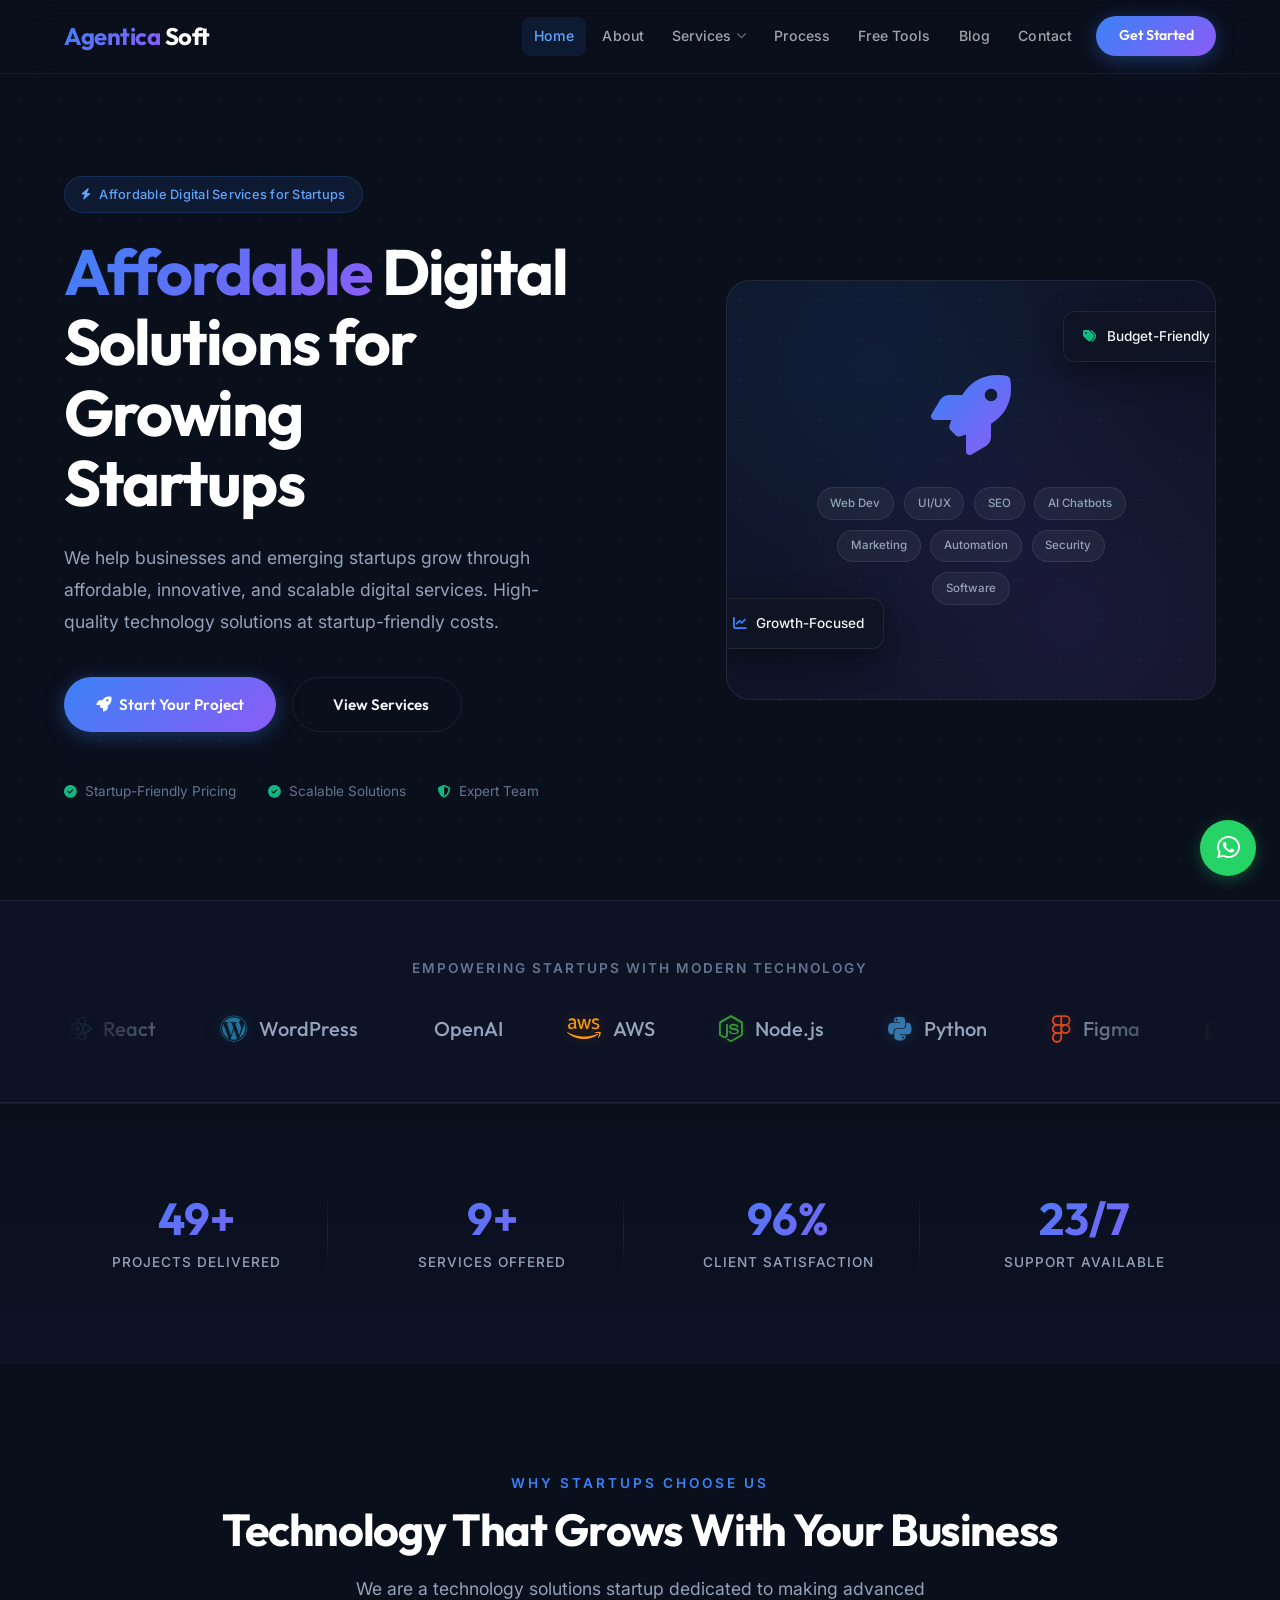
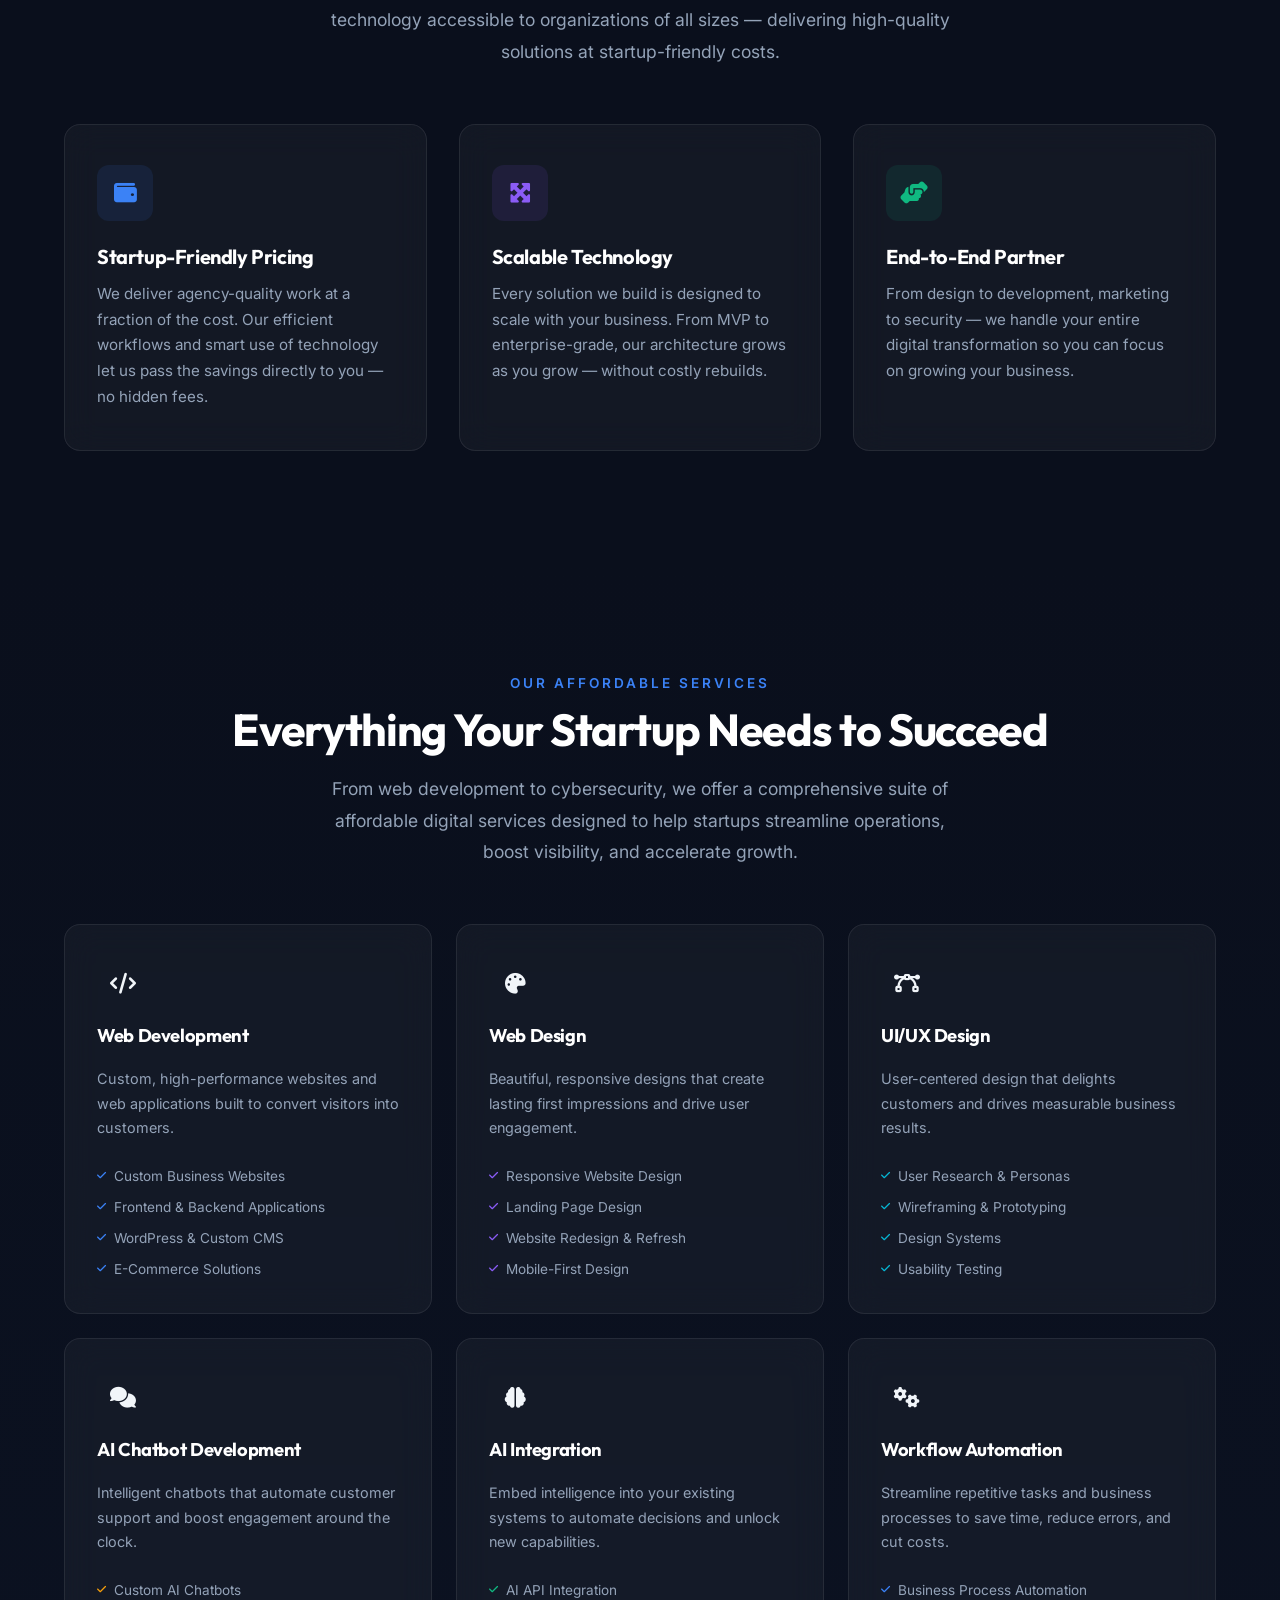
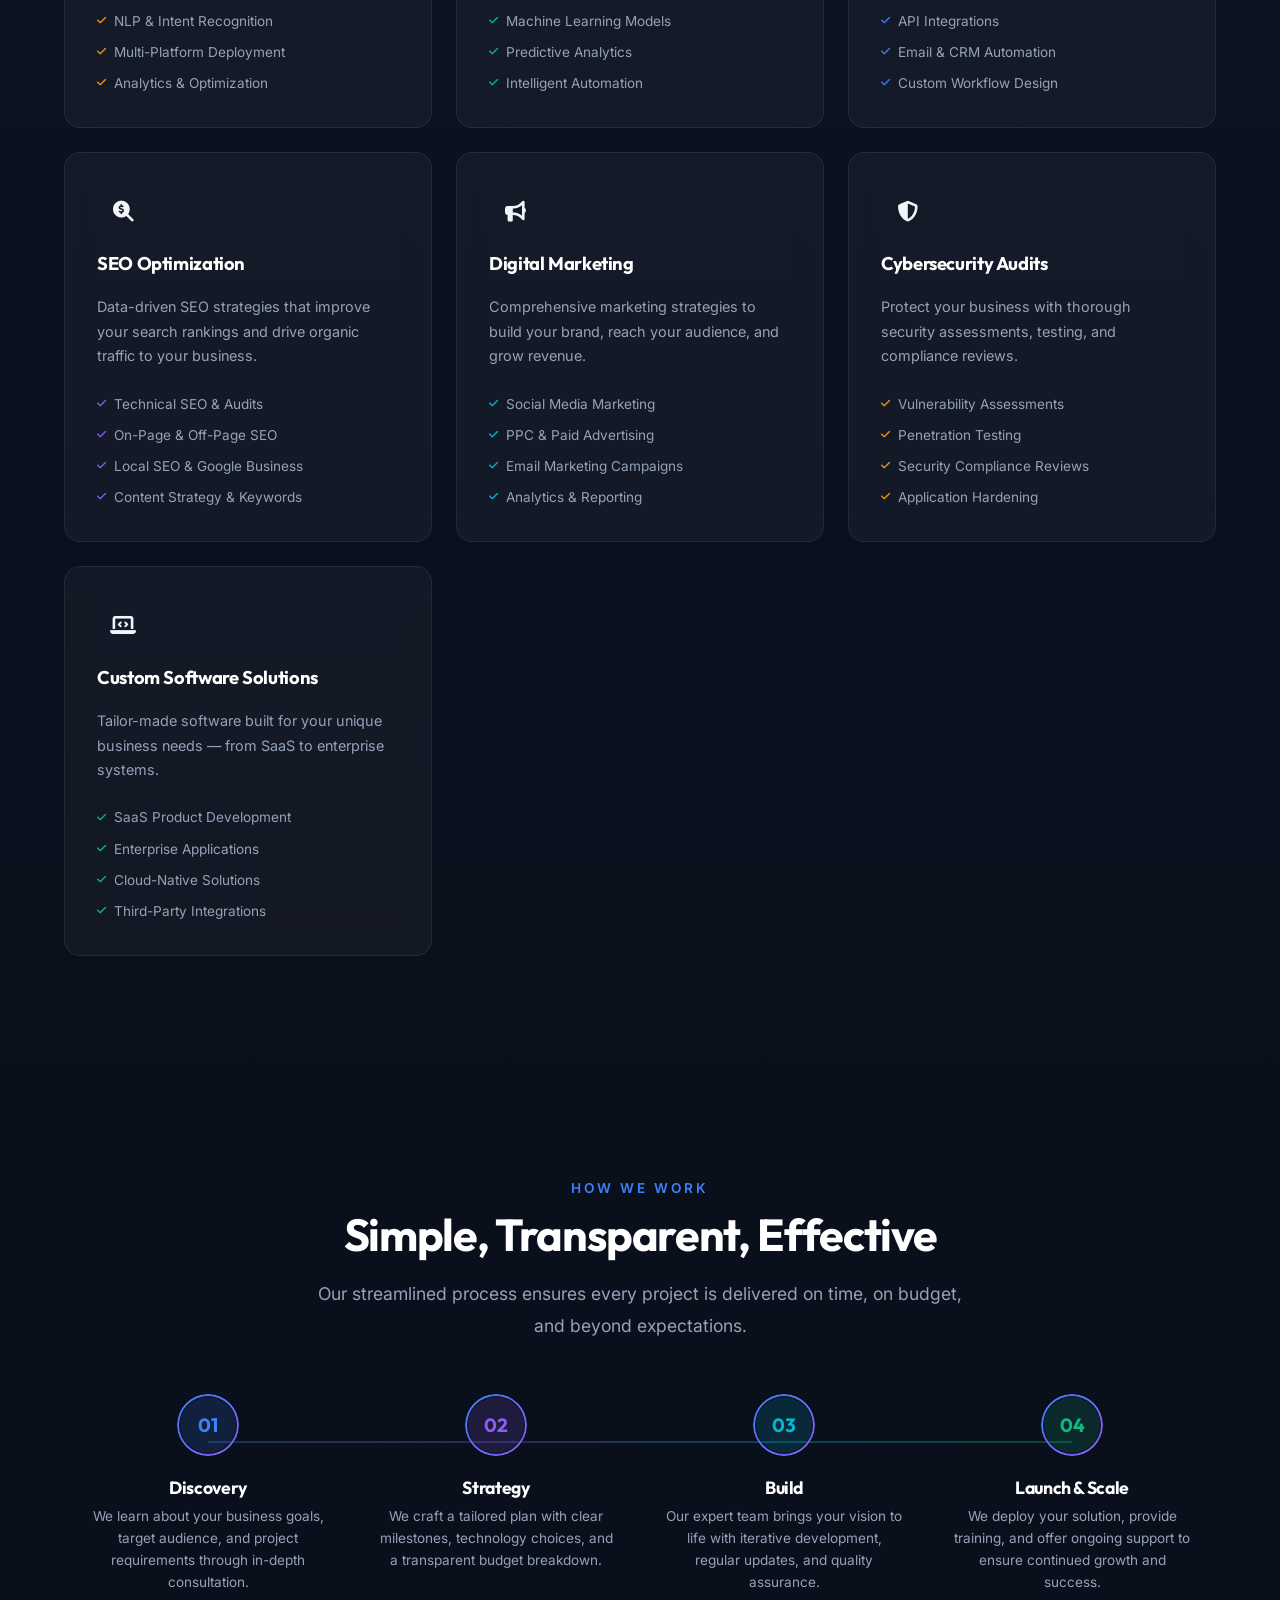
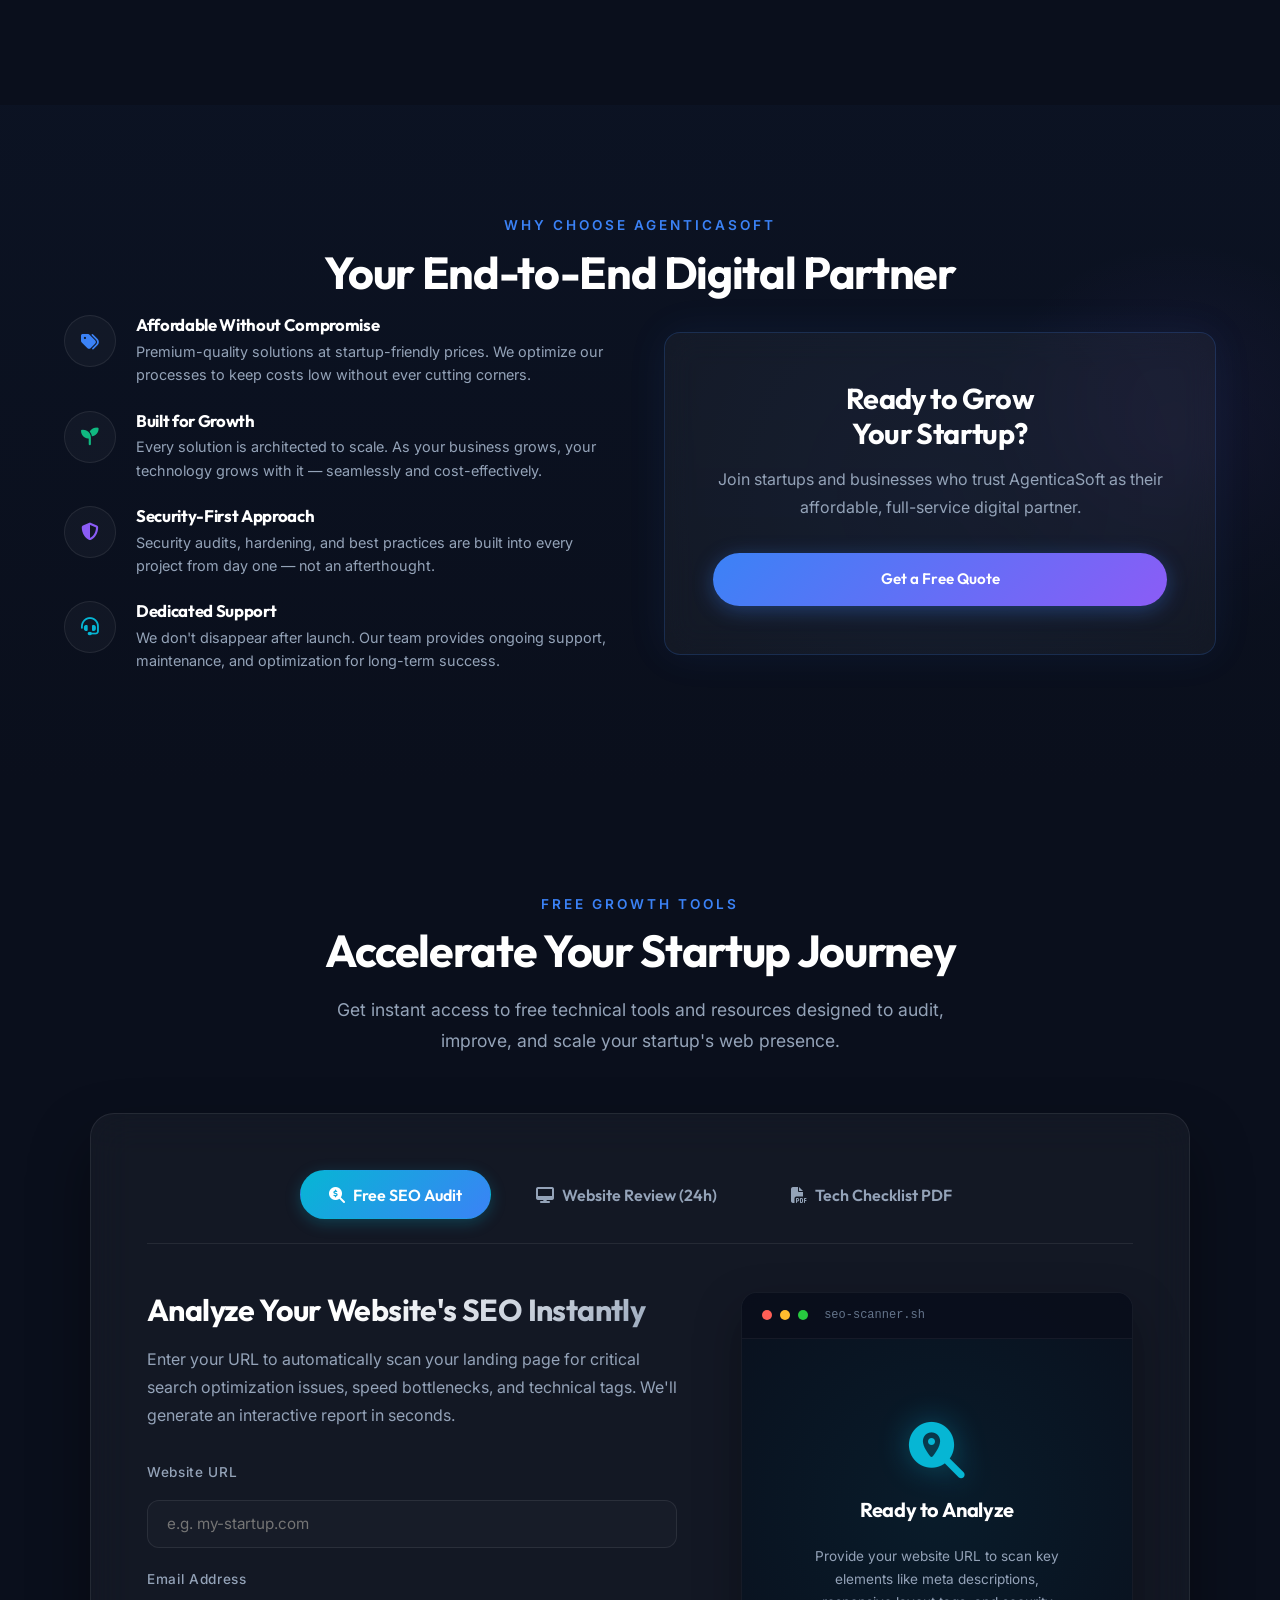
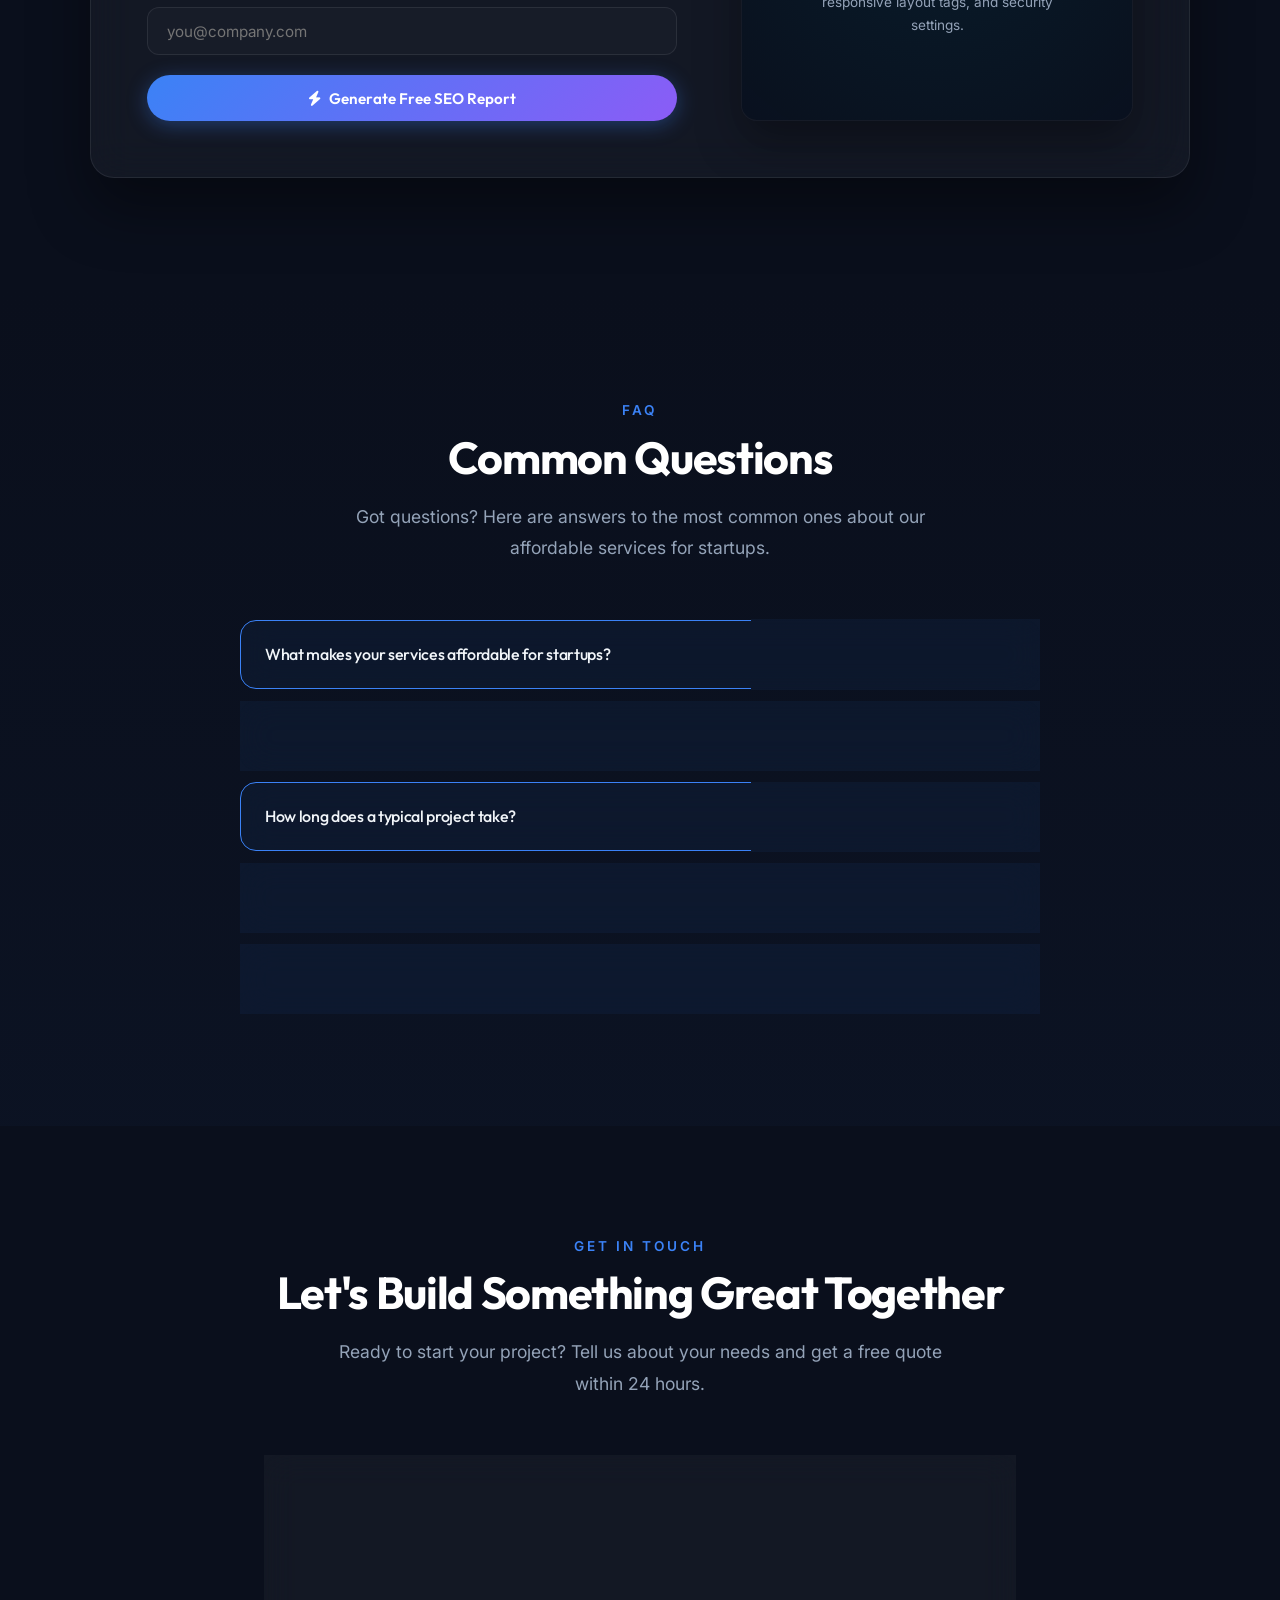
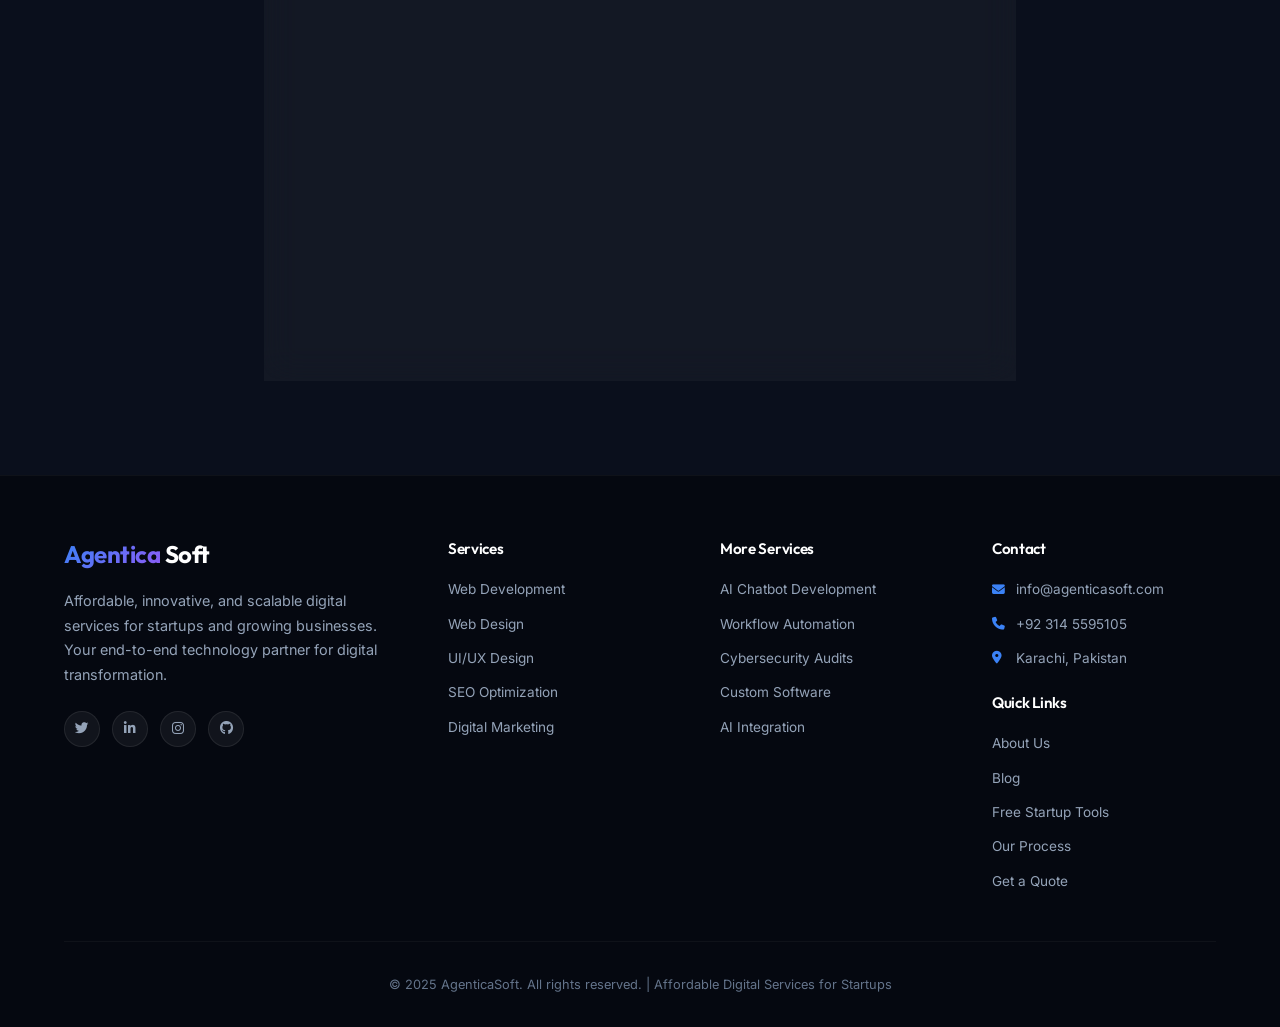
<file: index.html>
<!DOCTYPE html>
<html lang="en">

<head>
    <meta charset="UTF-8">
    <meta name="viewport" content="width=device-width, initial-scale=1.0">
    <title>AgenticaSoft — Affordable Web Development, SEO & Digital Services for Startups</title>
    <meta name="description"
        content="AgenticaSoft provides affordable web development, web design, SEO, digital marketing, AI chatbot development, cybersecurity audits, and custom software solutions for startups and growing businesses.">
    <meta name="keywords" content="affordable services for startups, affordable web development, cheap web design, startup SEO, digital marketing for startups, AI chatbot development, workflow automation, cybersecurity audit, custom software solutions, affordable digital services">
    <meta name="robots" content="index, follow">
    <link rel="canonical" href="https://agenticasoft.com/">

    <!-- Open Graph / Facebook -->
    <meta property="og:type" content="website">
    <meta property="og:url" content="https://agenticasoft.com/">
    <meta property="og:title" content="AgenticaSoft — Affordable Web Development, SEO & Digital Services for Startups">
    <meta property="og:description"
        content="AgenticaSoft provides affordable web development, web design, SEO, digital marketing, AI chatbot development, cybersecurity audits, and custom software solutions for startups and growing businesses.">
    <meta property="og:image" content="https://agenticasoft.com/assets/og-image.jpg">
    <meta property="og:site_name" content="AgenticaSoft">

    <!-- Twitter -->
    <meta property="twitter:card" content="summary_large_image">
    <meta property="twitter:url" content="https://agenticasoft.com/">
    <meta property="twitter:title" content="AgenticaSoft — Affordable Web Development, SEO & Digital Services for Startups">
    <meta property="twitter:description"
        content="AgenticaSoft provides affordable web development, web design, SEO, digital marketing, AI chatbot development, cybersecurity audits, and custom software solutions for startups and growing businesses.">
    <meta property="twitter:image" content="https://agenticasoft.com/assets/og-image.jpg">

    <!-- Favicon -->
    <link rel="apple-touch-icon" sizes="180x180" href="uploads/apple-touch-icon.png">
    <link rel="icon" type="image/png" sizes="32x32" href="uploads/favicon-32x32.png">
    <link rel="icon" href="uploads/favicon.ico" sizes="any">
    <link rel="manifest" href="site.webmanifest">

    <!-- Google Fonts -->
    <link rel="preconnect" href="https://fonts.googleapis.com">
    <link rel="preconnect" href="https://fonts.gstatic.com" crossorigin>
    <link
        href="https://fonts.googleapis.com/css2?family=Inter:wght@300;400;500;600;700&family=Outfit:wght@400;500;600;700&display=swap"
        rel="stylesheet">

    <!-- CSS -->
    <link rel="stylesheet" href="css/style.css">

    <!-- Font Awesome -->
    <link rel="stylesheet" href="https://cdnjs.cloudflare.com/ajax/libs/font-awesome/6.5.0/css/all.min.css">

    <!-- Structured Data — Organization -->
    <script type="application/ld+json">
{
  "@context": "https://schema.org",
  "@type": "Organization",
  "name": "AgenticaSoft",
  "url": "https://agenticasoft.com/",
  "logo": "https://agenticasoft.com/logo.png",
  "description": "AgenticaSoft is a technology solutions startup providing affordable web development, web design, SEO, digital marketing, AI chatbot development, workflow automation, cybersecurity audits, and custom software solutions for startups and businesses.",
  "slogan": "Affordable Digital Solutions for Growing Startups",
  "sameAs": [
    "https://www.facebook.com/AgenticaSoft",
    "https://www.linkedin.com/company/agenticasoft",
    "https://twitter.com/AgenticaSoft"
  ],
  "contactPoint": [
    {
      "@type": "ContactPoint",
      "telephone": "+92 3145595105",
      "contactType": "customer support",
      "areaServed": "Global",
      "availableLanguage": ["English"]
    }
  ],
  "founder": {
    "@type": "Person",
    "name": "Ali Zuhoor"
  },
  "address": {
    "@type": "PostalAddress",
    "streetAddress": "Korangi Crossing",
    "addressLocality": "Karachi",
    "addressRegion": "Sindh",
    "addressCountry": "PK"
  },
  "hasOfferCatalog": {
    "@type": "OfferCatalog",
    "name": "Affordable Digital Services for Startups",
    "itemListElement": [
      {
        "@type": "Offer",
        "itemOffered": {
          "@type": "Service",
          "name": "Affordable Web Development for Startups",
          "description": "Custom business websites, frontend and backend web applications, and CMS development at startup-friendly prices."
        }
      },
      {
        "@type": "Offer",
        "itemOffered": {
          "@type": "Service",
          "name": "Web Design Services",
          "description": "Professional responsive web design, landing pages, and website redesigns for businesses and startups."
        }
      },
      {
        "@type": "Offer",
        "itemOffered": {
          "@type": "Service",
          "name": "UI/UX Design",
          "description": "User experience research, wireframing, prototyping, and design systems for web and mobile applications."
        }
      },
      {
        "@type": "Offer",
        "itemOffered": {
          "@type": "Service",
          "name": "AI Chatbot Development",
          "description": "Custom AI chatbot solutions for websites and platforms to enhance customer engagement and automate support."
        }
      },
      {
        "@type": "Offer",
        "itemOffered": {
          "@type": "Service",
          "name": "AI Integration Services",
          "description": "Integration of AI APIs, machine learning models, and intelligent automation into existing business workflows."
        }
      },
      {
        "@type": "Offer",
        "itemOffered": {
          "@type": "Service",
          "name": "Workflow Automation",
          "description": "Business process automation, API integrations, and robotic process automation to streamline operations and reduce costs."
        }
      },
      {
        "@type": "Offer",
        "itemOffered": {
          "@type": "Service",
          "name": "Affordable SEO Services for Startups",
          "description": "Technical SEO, on-page optimization, local SEO, and content strategy to improve online visibility for startups."
        }
      },
      {
        "@type": "Offer",
        "itemOffered": {
          "@type": "Service",
          "name": "Digital Marketing",
          "description": "Social media marketing, PPC advertising, email marketing, and analytics for startup growth."
        }
      },
      {
        "@type": "Offer",
        "itemOffered": {
          "@type": "Service",
          "name": "Cybersecurity Audits",
          "description": "Vulnerability assessments, penetration testing, security compliance reviews, and hardening for web applications."
        }
      },
      {
        "@type": "Offer",
        "itemOffered": {
          "@type": "Service",
          "name": "Custom Software Solutions",
          "description": "SaaS development, enterprise applications, cloud-native solutions, and custom software for unique business needs."
        }
      }
    ]
  }
}
</script>

    <!-- Clarity Analytics -->
    <script type="text/javascript">
        (function(c,l,a,r,i,t,y){
            c[a]=c[a]||function(){(c[a].q=c[a].q||[]).push(arguments)};
            t=l.createElement(r);t.async=1;t.src="https://www.clarity.ms/tag/"+i;
            y=l.getElementsByTagName(r)[0];y.parentNode.insertBefore(t,y);
        })(window, document, "clarity", "script", "vays2qxbi3");
    </script>
</head>

<body>

    <nav class="navbar" id="navbar">
        <div class="container nav-container">
            <a href="#home" class="logo">
                <span class="text-gradient">Agentica</span> Soft
            </a>

            <ul class="nav-links" id="nav-links">
                <li><a href="#home" class="nav-link">Home</a></li>
                <li><a href="#about" class="nav-link">About</a></li>
                <li class="nav-item-dropdown">
                    <a href="#services" class="nav-link dropdown-trigger">Services <i class="fas fa-chevron-down dropdown-arrow"></i></a>
                    <ul class="dropdown-menu">
                        <li><a href="services/web-development-for-startups.html"><i class="fas fa-laptop-code"></i> Web Development</a></li>
                        <li><a href="services/web-design-for-startups.html"><i class="fas fa-palette"></i> Web Design</a></li>
                        <li><a href="services/ui-ux-design.html"><i class="fas fa-pen-ruler"></i> UI/UX Design</a></li>
                        <li><a href="services/seo-for-startups.html"><i class="fas fa-chart-line"></i> SEO Optimization</a></li>
                        <li><a href="services/digital-marketing-for-startups.html"><i class="fas fa-bullhorn"></i> Digital Marketing</a></li>
                        <li><a href="services/ai-chatbot-development.html"><i class="fas fa-robot"></i> AI Chatbots</a></li>
                        <li><a href="services/workflow-automation.html"><i class="fas fa-gears"></i> Workflow Automation</a></li>
                        <li><a href="services/cybersecurity-audit.html"><i class="fas fa-shield-halved"></i> Cybersecurity Audits</a></li>
                        <li><a href="services/custom-software-development.html"><i class="fas fa-code"></i> Custom Software</a></li>
                        <li><a href="services/ai-integration-services.html"><i class="fas fa-microchip"></i> AI Integration</a></li>
                    </ul>
                </li>
                <li><a href="#process" class="nav-link">Process</a></li>
                <li><a href="#lead-magnet" class="nav-link">Free Tools</a></li>
                <li><a href="blog.html" class="nav-link">Blog</a></li>
                <li><a href="#contact" class="nav-link">Contact</a></li>
                <li><a href="#contact" class="btn btn-primary nav-cta">Get Started</a></li>
            </ul>

            <div class="menu-toggle">
                <svg width="24" height="24" viewBox="0 0 24 24" fill="none" xmlns="http://www.w3.org/2000/svg">
                    <path d="M3 12H21" stroke="white" stroke-width="2" stroke-linecap="round" stroke-linejoin="round"/>
                    <path d="M3 6H21" stroke="white" stroke-width="2" stroke-linecap="round" stroke-linejoin="round"/>
                    <path d="M3 18H21" stroke="white" stroke-width="2" stroke-linecap="round" stroke-linejoin="round"/>
                </svg>
            </div>
        </div>
    </nav>

<!-- Hero Section -->
<section id="home" class="hero-section">
    <!-- Background Glow Effects -->
    <div class="glow-effect" style="top: -80px; left: -80px; width: 600px; height: 600px; opacity: 0.5;"></div>
    <div class="glow-effect"
        style="bottom: -50px; right: -50px; width: 500px; height: 500px; background: radial-gradient(circle, rgba(139, 92, 246, 0.15) 0%, transparent 70%);">
    </div>

    <div class="container hero-container">
        <div class="reveal active">
            <div class="hero-badge">
                <i class="fas fa-bolt"></i> Affordable Digital Services for Startups
            </div>

            <h1 class="hero-title">
                <span class="text-gradient">Affordable</span> Digital<br>
                Solutions for Growing<br>
                Startups
            </h1>

            <p class="hero-desc">
                We help businesses and emerging startups grow through affordable, innovative, and scalable digital services. High-quality technology solutions at startup-friendly costs.
            </p>

            <div class="hero-actions">
                <a href="#contact" class="btn btn-primary">
                    <i class="fas fa-rocket"></i> Start Your Project
                </a>
                <a href="#services" class="btn btn-outline">
                    <i class="fas fa-grid"></i> View Services
                </a>
            </div>

            <div class="hero-trust-badges">
                <div><i class="fas fa-check-circle"></i> Startup-Friendly Pricing</div>
                <div><i class="fas fa-check-circle"></i> Scalable Solutions</div>
                <div><i class="fas fa-shield-alt"></i> Expert Team</div>
            </div>
        </div>

        <div class="hero-visual reveal active">
            <div class="hero-visual-card">
                <i class="fas fa-rocket hero-icon-main"></i>

                <div class="hero-services-orbit">
                    <span class="orbit-tag">Web Dev</span>
                    <span class="orbit-tag">UI/UX</span>
                    <span class="orbit-tag">SEO</span>
                    <span class="orbit-tag">AI Chatbots</span>
                    <span class="orbit-tag">Marketing</span>
                    <span class="orbit-tag">Automation</span>
                    <span class="orbit-tag">Security</span>
                    <span class="orbit-tag">Software</span>
                </div>

                <!-- Floating Metric Cards -->
                <div class="hero-float-card top">
                    <i class="fas fa-tags" style="color: var(--success-color);"></i> Budget-Friendly
                </div>
                <div class="hero-float-card bottom">
                    <i class="fas fa-chart-line" style="color: var(--primary-color);"></i> Growth-Focused
                </div>
            </div>
        </div>
    </div>
</section>

<!-- Tech Stack Logos (Social Proof) -->
<section class="tech-marquee-section">
    <div class="container">
        <p class="tech-marquee-title">Empowering Startups with Modern Technology</p>
        <div class="tech-marquee">
            <div class="tech-marquee-track">
                <div class="tech-marquee-item"><i class="fa-brands fa-react text-react"></i> <span>React</span></div>
                <div class="tech-marquee-item"><i class="fa-brands fa-wordpress text-wordpress"></i> <span>WordPress</span></div>
                <div class="tech-marquee-item"><i class="fa-brands fa-openai text-openai"></i> <span>OpenAI</span></div>
                <div class="tech-marquee-item"><i class="fa-brands fa-aws text-aws"></i> <span>AWS</span></div>
                <div class="tech-marquee-item"><i class="fa-brands fa-node-js text-node"></i> <span>Node.js</span></div>
                <div class="tech-marquee-item"><i class="fa-brands fa-python text-python"></i> <span>Python</span></div>
                <div class="tech-marquee-item"><i class="fa-brands fa-figma text-figma"></i> <span>Figma</span></div>
                <div class="tech-marquee-item"><i class="fa-brands fa-shopify text-shopify"></i> <span>Shopify</span></div>
                <div class="tech-marquee-item"><i class="fa-brands fa-php text-php"></i> <span>PHP</span></div>
                <!-- Duplicate for infinite marquee effect -->
                <div class="tech-marquee-item"><i class="fa-brands fa-react text-react"></i> <span>React</span></div>
                <div class="tech-marquee-item"><i class="fa-brands fa-wordpress text-wordpress"></i> <span>WordPress</span></div>
                <div class="tech-marquee-item"><i class="fa-brands fa-openai text-openai"></i> <span>OpenAI</span></div>
                <div class="tech-marquee-item"><i class="fa-brands fa-aws text-aws"></i> <span>AWS</span></div>
                <div class="tech-marquee-item"><i class="fa-brands fa-node-js text-node"></i> <span>Node.js</span></div>
                <div class="tech-marquee-item"><i class="fa-brands fa-python text-python"></i> <span>Python</span></div>
                <div class="tech-marquee-item"><i class="fa-brands fa-figma text-figma"></i> <span>Figma</span></div>
                <div class="tech-marquee-item"><i class="fa-brands fa-shopify text-shopify"></i> <span>Shopify</span></div>
                <div class="tech-marquee-item"><i class="fa-brands fa-php text-php"></i> <span>PHP</span></div>
            </div>
        </div>
    </div>
</section>

<!-- Stats Section -->
<section class="stats-section">
    <div class="container">
        <div class="stats-grid">
            <div class="stat-item reveal">
                <div class="stat-number" data-target="50" data-suffix="+">0+</div>
                <div class="stat-label">Projects Delivered</div>
            </div>
            <div class="stat-item reveal" style="transition-delay: 0.1s;">
                <div class="stat-number" data-target="10" data-suffix="+">0+</div>
                <div class="stat-label">Services Offered</div>
            </div>
            <div class="stat-item reveal" style="transition-delay: 0.2s;">
                <div class="stat-number" data-target="98" data-suffix="%">0%</div>
                <div class="stat-label">Client Satisfaction</div>
            </div>
            <div class="stat-item reveal" style="transition-delay: 0.3s;">
                <div class="stat-number" data-target="24" data-suffix="/7">0/7</div>
                <div class="stat-label">Support Available</div>
            </div>
        </div>
    </div>
</section>

<!-- About / Why Startups Choose Us -->
<section id="about" class="about-section">
    <div class="container">
        <h2 class="section-title">
            <span>Why Startups Choose Us</span>
            Technology That Grows With Your Business
        </h2>
        <p class="section-subtitle">
            We are a technology solutions startup dedicated to making advanced technology accessible to organizations of all sizes — delivering high-quality solutions at startup-friendly costs.
        </p>

        <div class="about-grid">
            <div class="glass-card about-card reveal">
                <div class="about-icon-wrap blue">
                    <i class="fas fa-wallet"></i>
                </div>
                <h3>Startup-Friendly Pricing</h3>
                <p>
                    We deliver agency-quality work at a fraction of the cost. Our efficient workflows and smart use of technology let us pass the savings directly to you — no hidden fees.
                </p>
            </div>

            <div class="glass-card about-card reveal" style="transition-delay: 0.1s;">
                <div class="about-icon-wrap purple">
                    <i class="fas fa-expand-arrows-alt"></i>
                </div>
                <h3>Scalable Technology</h3>
                <p>
                    Every solution we build is designed to scale with your business. From MVP to enterprise-grade, our architecture grows as you grow — without costly rebuilds.
                </p>
            </div>

            <div class="glass-card about-card reveal" style="transition-delay: 0.2s;">
                <div class="about-icon-wrap green">
                    <i class="fas fa-hands-helping"></i>
                </div>
                <h3>End-to-End Partner</h3>
                <p>
                    From design to development, marketing to security — we handle your entire digital transformation so you can focus on growing your business.
                </p>
            </div>
        </div>
    </div>
</section>

<!-- Services Section -->
<section id="services" class="services-section">
    <div class="container">
        <h2 class="section-title">
            <span>Our Affordable Services</span>
            Everything Your Startup Needs to Succeed
        </h2>
        <p class="section-subtitle">
            From web development to cybersecurity, we offer a comprehensive suite of affordable digital services designed to help startups streamline operations, boost visibility, and accelerate growth.
        </p>

        <div class="services-grid">
            <!-- Service 1: Web Development -->
            <div class="glass-card service-card reveal">
                <div class="service-icon blue">
                    <i class="fas fa-code"></i>
                </div>
                <h3>Web Development</h3>
                <p>Custom, high-performance websites and web applications built to convert visitors into customers.</p>
                <ul class="service-features">
                    <li><i class="fas fa-check" style="color: var(--primary-color);"></i> Custom Business Websites</li>
                    <li><i class="fas fa-check" style="color: var(--primary-color);"></i> Frontend & Backend Applications</li>
                    <li><i class="fas fa-check" style="color: var(--primary-color);"></i> WordPress & Custom CMS</li>
                    <li><i class="fas fa-check" style="color: var(--primary-color);"></i> E-Commerce Solutions</li>
                </ul>
            </div>

            <!-- Service 2: Web Design -->
            <div class="glass-card service-card reveal" style="transition-delay: 0.05s;">
                <div class="service-icon purple">
                    <i class="fas fa-palette"></i>
                </div>
                <h3>Web Design</h3>
                <p>Beautiful, responsive designs that create lasting first impressions and drive user engagement.</p>
                <ul class="service-features">
                    <li><i class="fas fa-check" style="color: var(--secondary-color);"></i> Responsive Website Design</li>
                    <li><i class="fas fa-check" style="color: var(--secondary-color);"></i> Landing Page Design</li>
                    <li><i class="fas fa-check" style="color: var(--secondary-color);"></i> Website Redesign & Refresh</li>
                    <li><i class="fas fa-check" style="color: var(--secondary-color);"></i> Mobile-First Design</li>
                </ul>
            </div>

            <!-- Service 3: UI/UX Design -->
            <div class="glass-card service-card reveal" style="transition-delay: 0.1s;">
                <div class="service-icon cyan">
                    <i class="fas fa-bezier-curve"></i>
                </div>
                <h3>UI/UX Design</h3>
                <p>User-centered design that delights customers and drives measurable business results.</p>
                <ul class="service-features">
                    <li><i class="fas fa-check" style="color: var(--accent-color);"></i> User Research & Personas</li>
                    <li><i class="fas fa-check" style="color: var(--accent-color);"></i> Wireframing & Prototyping</li>
                    <li><i class="fas fa-check" style="color: var(--accent-color);"></i> Design Systems</li>
                    <li><i class="fas fa-check" style="color: var(--accent-color);"></i> Usability Testing</li>
                </ul>
            </div>

            <!-- Service 4: AI Chatbot Development -->
            <div class="glass-card service-card reveal" style="transition-delay: 0.15s;">
                <div class="service-icon amber">
                    <i class="fas fa-comments"></i>
                </div>
                <h3>AI Chatbot Development</h3>
                <p>Intelligent chatbots that automate customer support and boost engagement around the clock.</p>
                <ul class="service-features">
                    <li><i class="fas fa-check" style="color: var(--accent-warm);"></i> Custom AI Chatbots</li>
                    <li><i class="fas fa-check" style="color: var(--accent-warm);"></i> NLP & Intent Recognition</li>
                    <li><i class="fas fa-check" style="color: var(--accent-warm);"></i> Multi-Platform Deployment</li>
                    <li><i class="fas fa-check" style="color: var(--accent-warm);"></i> Analytics & Optimization</li>
                </ul>
            </div>

            <!-- Service 5: AI Integration -->
            <div class="glass-card service-card reveal" style="transition-delay: 0.2s;">
                <div class="service-icon green">
                    <i class="fas fa-brain"></i>
                </div>
                <h3>AI Integration</h3>
                <p>Embed intelligence into your existing systems to automate decisions and unlock new capabilities.</p>
                <ul class="service-features">
                    <li><i class="fas fa-check" style="color: var(--success-color);"></i> AI API Integration</li>
                    <li><i class="fas fa-check" style="color: var(--success-color);"></i> Machine Learning Models</li>
                    <li><i class="fas fa-check" style="color: var(--success-color);"></i> Predictive Analytics</li>
                    <li><i class="fas fa-check" style="color: var(--success-color);"></i> Intelligent Automation</li>
                </ul>
            </div>

            <!-- Service 6: Workflow Automation -->
            <div class="glass-card service-card reveal" style="transition-delay: 0.25s;">
                <div class="service-icon blue">
                    <i class="fas fa-cogs"></i>
                </div>
                <h3>Workflow Automation</h3>
                <p>Streamline repetitive tasks and business processes to save time, reduce errors, and cut costs.</p>
                <ul class="service-features">
                    <li><i class="fas fa-check" style="color: var(--primary-color);"></i> Business Process Automation</li>
                    <li><i class="fas fa-check" style="color: var(--primary-color);"></i> API Integrations</li>
                    <li><i class="fas fa-check" style="color: var(--primary-color);"></i> Email & CRM Automation</li>
                    <li><i class="fas fa-check" style="color: var(--primary-color);"></i> Custom Workflow Design</li>
                </ul>
            </div>

            <!-- Service 7: SEO Optimization -->
            <div class="glass-card service-card reveal" style="transition-delay: 0.3s;">
                <div class="service-icon purple">
                    <i class="fas fa-search-dollar"></i>
                </div>
                <h3>SEO Optimization</h3>
                <p>Data-driven SEO strategies that improve your search rankings and drive organic traffic to your business.</p>
                <ul class="service-features">
                    <li><i class="fas fa-check" style="color: var(--secondary-color);"></i> Technical SEO & Audits</li>
                    <li><i class="fas fa-check" style="color: var(--secondary-color);"></i> On-Page & Off-Page SEO</li>
                    <li><i class="fas fa-check" style="color: var(--secondary-color);"></i> Local SEO & Google Business</li>
                    <li><i class="fas fa-check" style="color: var(--secondary-color);"></i> Content Strategy & Keywords</li>
                </ul>
            </div>

            <!-- Service 8: Digital Marketing -->
            <div class="glass-card service-card reveal" style="transition-delay: 0.35s;">
                <div class="service-icon cyan">
                    <i class="fas fa-bullhorn"></i>
                </div>
                <h3>Digital Marketing</h3>
                <p>Comprehensive marketing strategies to build your brand, reach your audience, and grow revenue.</p>
                <ul class="service-features">
                    <li><i class="fas fa-check" style="color: var(--accent-color);"></i> Social Media Marketing</li>
                    <li><i class="fas fa-check" style="color: var(--accent-color);"></i> PPC & Paid Advertising</li>
                    <li><i class="fas fa-check" style="color: var(--accent-color);"></i> Email Marketing Campaigns</li>
                    <li><i class="fas fa-check" style="color: var(--accent-color);"></i> Analytics & Reporting</li>
                </ul>
            </div>

            <!-- Service 9: Cybersecurity Audits -->
            <div class="glass-card service-card reveal" style="transition-delay: 0.4s;">
                <div class="service-icon amber">
                    <i class="fas fa-shield-alt"></i>
                </div>
                <h3>Cybersecurity Audits</h3>
                <p>Protect your business with thorough security assessments, testing, and compliance reviews.</p>
                <ul class="service-features">
                    <li><i class="fas fa-check" style="color: var(--accent-warm);"></i> Vulnerability Assessments</li>
                    <li><i class="fas fa-check" style="color: var(--accent-warm);"></i> Penetration Testing</li>
                    <li><i class="fas fa-check" style="color: var(--accent-warm);"></i> Security Compliance Reviews</li>
                    <li><i class="fas fa-check" style="color: var(--accent-warm);"></i> Application Hardening</li>
                </ul>
            </div>

            <!-- Service 10: Custom Software Solutions -->
            <div class="glass-card service-card reveal" style="transition-delay: 0.45s;">
                <div class="service-icon green">
                    <i class="fas fa-laptop-code"></i>
                </div>
                <h3>Custom Software Solutions</h3>
                <p>Tailor-made software built for your unique business needs — from SaaS to enterprise systems.</p>
                <ul class="service-features">
                    <li><i class="fas fa-check" style="color: var(--success-color);"></i> SaaS Product Development</li>
                    <li><i class="fas fa-check" style="color: var(--success-color);"></i> Enterprise Applications</li>
                    <li><i class="fas fa-check" style="color: var(--success-color);"></i> Cloud-Native Solutions</li>
                    <li><i class="fas fa-check" style="color: var(--success-color);"></i> Third-Party Integrations</li>
                </ul>
            </div>
        </div>
    </div>
</section>

<!-- Process Section -->
<section id="process" class="process-section">
    <div class="container">
        <h2 class="section-title">
            <span>How We Work</span>
            Simple, Transparent, Effective
        </h2>
        <p class="section-subtitle">
            Our streamlined process ensures every project is delivered on time, on budget, and beyond expectations.
        </p>

        <div class="process-grid">
            <div class="process-step reveal">
                <div class="process-number step-1">01</div>
                <h4>Discovery</h4>
                <p>We learn about your business goals, target audience, and project requirements through in-depth consultation.</p>
            </div>

            <div class="process-step reveal" style="transition-delay: 0.1s;">
                <div class="process-number step-2">02</div>
                <h4>Strategy</h4>
                <p>We craft a tailored plan with clear milestones, technology choices, and a transparent budget breakdown.</p>
            </div>

            <div class="process-step reveal" style="transition-delay: 0.2s;">
                <div class="process-number step-3">03</div>
                <h4>Build</h4>
                <p>Our expert team brings your vision to life with iterative development, regular updates, and quality assurance.</p>
            </div>

            <div class="process-step reveal" style="transition-delay: 0.3s;">
                <div class="process-number step-4">04</div>
                <h4>Launch & Scale</h4>
                <p>We deploy your solution, provide training, and offer ongoing support to ensure continued growth and success.</p>
            </div>
        </div>
    </div>
</section>

<!-- Why Choose Us -->
<section class="why-choose-us-section">
    <div class="glow-effect"
        style="right: -100px; top: 20%; background: radial-gradient(circle, rgba(139,92,246,0.12) 0%, transparent 70%);">
    </div>
    <div class="container">
        <h2 class="section-title">
            <span>Why Choose AgenticaSoft</span>
            Your End-to-End Digital Partner
        </h2>

        <div class="features-grid">
            <div class="features-list reveal">
                <div class="feature-row">
                    <div class="feature-icon"><i class="fas fa-tags"
                            style="color: var(--primary-color); font-size: 1.1rem;"></i></div>
                    <div>
                        <h4>Affordable Without Compromise</h4>
                        <p>Premium-quality solutions at startup-friendly prices. We optimize our processes to keep costs low without ever cutting corners.</p>
                    </div>
                </div>

                <div class="feature-row">
                    <div class="feature-icon"><i class="fas fa-seedling"
                            style="color: var(--success-color); font-size: 1.1rem;"></i></div>
                    <div>
                        <h4>Built for Growth</h4>
                        <p>Every solution is architected to scale. As your business grows, your technology grows with it — seamlessly and cost-effectively.</p>
                    </div>
                </div>

                <div class="feature-row">
                    <div class="feature-icon"><i class="fas fa-shield-alt"
                            style="color: var(--secondary-color); font-size: 1.1rem;"></i></div>
                    <div>
                        <h4>Security-First Approach</h4>
                        <p>Security audits, hardening, and best practices are built into every project from day one — not an afterthought.</p>
                    </div>
                </div>

                <div class="feature-row">
                    <div class="feature-icon"><i class="fas fa-headset"
                            style="color: var(--accent-color); font-size: 1.1rem;"></i></div>
                    <div>
                        <h4>Dedicated Support</h4>
                        <p>We don't disappear after launch. Our team provides ongoing support, maintenance, and optimization for long-term success.</p>
                    </div>
                </div>
            </div>

            <div class="glass-card cta-card reveal">
                <h3>Ready to Grow<br>Your Startup?</h3>
                <p>
                    Join startups and businesses who trust AgenticaSoft as their affordable, full-service digital partner.
                </p>
                <a href="#contact" class="btn btn-primary" style="width: 100%;">Get a Free Quote</a>
            </div>
        </div>
    </div>
</section>

<!-- Lead Magnet Section -->
<section id="lead-magnet" class="lead-magnet-section">
    <div class="glow-effect" style="top: 20%; left: -100px; opacity: 0.4;"></div>
    <div class="glow-effect" style="bottom: 10%; right: -100px; background: radial-gradient(circle, rgba(6,182,212,0.1) 0%, transparent 70%);"></div>
    <div class="container">
        <h2 class="section-title">
            <span>Free Growth Tools</span>
            Accelerate Your Startup Journey
        </h2>
        <p class="section-subtitle">
            Get instant access to free technical tools and resources designed to audit, improve, and scale your startup's web presence.
        </p>

        <div class="lead-magnet-container reveal">
            <!-- Tabs Navigation -->
            <div class="lead-tabs">
                <button class="lead-tab-btn active" data-tab="seo-tab">
                    <i class="fas fa-search-dollar"></i> Free SEO Audit
                </button>
                <button class="lead-tab-btn" data-tab="review-tab">
                    <i class="fas fa-desktop"></i> Website Review (24h)
                </button>
                <button class="lead-tab-btn" data-tab="checklist-tab">
                    <i class="fas fa-file-pdf"></i> Tech Checklist PDF
                </button>
            </div>

            <!-- Tab Content Cards -->
            <div class="lead-tab-content active" id="seo-tab">
                <div class="lead-grid">
                    <div class="lead-form-side">
                        <h3>Analyze Your Website's SEO Instantly</h3>
                        <p class="lead-desc">
                            Enter your URL to automatically scan your landing page for critical search optimization issues, speed bottlenecks, and technical tags. We'll generate an interactive report in seconds.
                        </p>
                        <form id="seo-audit-form" class="lead-form">
                            <div class="form-group">
                                <label for="seo-url">Website URL</label>
                                <input type="text" id="seo-url" name="url" required class="form-control" placeholder="e.g. my-startup.com">
                            </div>
                            <div class="form-group">
                                <label for="seo-email">Email Address</label>
                                <input type="email" id="seo-email" name="email" required class="form-control" placeholder="you@company.com">
                            </div>
                            <button type="submit" class="btn btn-primary" style="width: 100%;">
                                <i class="fas fa-bolt"></i> Generate Free SEO Report
                            </button>
                        </form>
                    </div>

                    <div class="lead-visual-side">
                        <!-- Default placeholder look -->
                        <div class="seo-interactive-card" id="seo-interactive-card">
                            <div class="seo-card-glow"></div>
                            <div class="terminal-header">
                                <span class="dot red"></span>
                                <span class="dot yellow"></span>
                                <span class="dot green"></span>
                                <span class="terminal-title">seo-scanner.sh</span>
                            </div>
                            
                            <!-- Static view before scanning -->
                            <div class="seo-ready-state" id="seo-ready-state">
                                <i class="fas fa-search-location scanner-radar-icon"></i>
                                <h4>Ready to Analyze</h4>
                                <p>Provide your website URL to scan key elements like meta descriptions, responsive layout tags, and security settings.</p>
                            </div>

                            <!-- Terminal console view during scanning -->
                            <div class="seo-terminal-console" id="seo-terminal-console" style="display: none;">
                                <div class="console-log">Initializing audit engine...</div>
                            </div>

                            <!-- Results Dashboard (shown after scan) -->
                            <div class="seo-results-dashboard" id="seo-results-dashboard" style="display: none;">
                                <div class="dashboard-header">
                                    <div class="score-circle-container">
                                        <svg class="score-svg" viewBox="0 0 100 100">
                                            <circle class="score-bg-circle" cx="50" cy="50" r="40" />
                                            <circle class="score-progress-circle" cx="50" cy="50" r="40" style="stroke-dashoffset: 251;" />
                                        </svg>
                                        <div class="score-number-val">0</div>
                                    </div>
                                    <div class="dashboard-header-text">
                                        <h4>Audit Completed</h4>
                                        <p id="audit-target-domain">domain.com</p>
                                    </div>
                                </div>

                                <div class="dashboard-stats">
                                    <div class="stat-badge success"><span class="badge-num" id="passed-checks-count">0</span> Passed</div>
                                    <div class="stat-badge warning"><span class="badge-num" id="warning-checks-count">0</span> Warnings</div>
                                </div>

                                <div class="dashboard-scroll-area">
                                    <ul class="audit-checklist" id="audit-checklist-list">
                                        <!-- Will be filled dynamically -->
                                    </ul>
                                    <div class="audit-recommendations">
                                        <h5>Key Action Items:</h5>
                                        <ul id="audit-recommendations-list">
                                            <!-- Recommendations -->
                                        </ul>
                                    </div>
                                </div>
                                <div class="audit-cta">
                                    <p>Want to resolve these issues and boost your rankings?</p>
                                    <a href="#contact" class="btn btn-outline btn-sm">Fix Website Issues</a>
                                </div>
                            </div>
                        </div>
                    </div>
                </div>
            </div>

            <!-- Tab 2: Manual Website Review -->
            <div class="lead-tab-content" id="review-tab">
                <div class="lead-grid">
                    <div class="lead-form-side">
                        <h3>Get a Video Website Critique within 24 Hours</h3>
                        <p class="lead-desc">
                            Want a real human perspective? Our senior developer will record a 5-minute video review of your website pointing out UX friction points, layout errors, and conversion opportunities.
                        </p>
                        <form id="website-review-form" class="lead-form">
                            <input type="hidden" name="type" value="review">
                            <div class="form-group">
                                <label for="review-url">Website URL</label>
                                <input type="text" id="review-url" name="url" required class="form-control" placeholder="e.g. my-startup.com">
                            </div>
                            <div class="form-group">
                                <label for="review-email">Email Address</label>
                                <input type="email" id="review-email" name="email" required class="form-control" placeholder="you@company.com">
                            </div>
                            <div class="form-group">
                                <label for="review-notes">Notes / Special Concerns (Optional)</label>
                                <textarea id="review-notes" name="notes" class="form-control" rows="3" placeholder="Tell us if you are experiencing low conversions, drop-offs, etc."></textarea>
                            </div>
                            <button type="submit" class="btn btn-primary" style="width: 100%;">
                                <i class="fas fa-video"></i> Request Video Review
                            </button>
                        </form>
                    </div>

                    <div class="lead-visual-side">
                        <div class="lead-visual-showcase review-showcase">
                            <div class="review-frame">
                                <i class="fas fa-play-circle play-critique-icon"></i>
                                <div class="floating-badge"><i class="fas fa-video"></i> Customized Video</div>
                            </div>
                            <div class="feature-bullets">
                                <div><i class="fas fa-check"></i> Analysis of design layout & typography</div>
                                <div><i class="fas fa-check"></i> Code quality and performance check</div>
                                <div><i class="fas fa-check"></i> UX optimization suggestions</div>
                            </div>
                        </div>
                    </div>
                </div>
            </div>

            <!-- Tab 3: Tech Stack Checklist -->
            <div class="lead-tab-content" id="checklist-tab">
                <div class="lead-grid">
                    <div class="lead-form-side">
                        <h3>Download The Startup Tech Stack Checklist</h3>
                        <p class="lead-desc">
                            Don't waste thousands on over-engineered platforms. Download our hand-picked checklist of cost-effective databases, frontend setups, hostings, and analytics packages configured for early-stage startup efficiency.
                        </p>
                        <form id="tech-checklist-form" class="lead-form">
                            <input type="hidden" name="type" value="checklist">
                            <div class="form-group">
                                <label for="checklist-name">Name</label>
                                <input type="text" id="checklist-name" name="name" required class="form-control" placeholder="Your name">
                            </div>
                            <div class="form-group">
                                <label for="checklist-email">Email Address</label>
                                <input type="email" id="checklist-email" name="email" required class="form-control" placeholder="you@company.com">
                            </div>
                            <button type="submit" class="btn btn-primary" style="width: 100%;">
                                <i class="fas fa-download"></i> Get Instant PDF Checklist
                            </button>
                        </form>
                    </div>

                    <div class="lead-visual-side">
                        <div class="lead-visual-showcase checklist-showcase">
                            <div class="pdf-mock-container">
                                <i class="fas fa-file-pdf pdf-main-icon"></i>
                                <h4>startup-tech-checklist.pdf</h4>
                                <span class="file-size-badge">180 KB</span>
                            </div>
                            <div class="feature-bullets">
                                <div><i class="fas fa-check"></i> Over 20+ cost-effective tool suggestions</div>
                                <div><i class="fas fa-check"></i> Recommended free hosting pathways</div>
                                <div><i class="fas fa-check"></i> Boilerplates & Starter Kits list</div>
                            </div>
                        </div>
                    </div>
                </div>
            </div>
        </div>
    </div>
</section>

<!-- FAQ Section -->
<section id="faq" class="faq-section">
    <div class="container">
        <h2 class="section-title">
            <span>FAQ</span>
            Common Questions
        </h2>
        <p class="section-subtitle">
            Got questions? Here are answers to the most common ones about our affordable services for startups.
        </p>

        <div class="faq-grid">
            <!-- FAQ 1 -->
            <div class="glass-card faq-item reveal">
                <div class="faq-question">
                    <h4>What makes your services affordable for startups?</h4>
                    <i class="fas fa-chevron-down"></i>
                </div>
                <div class="faq-answer">
                    <p>
                        We use efficient workflows, modern technology, and smart automation to reduce development time and overhead costs. This lets us deliver agency-quality work at startup-friendly prices — without compromising on quality or security.
                    </p>
                </div>
            </div>

            <!-- FAQ 2 -->
            <div class="glass-card faq-item reveal" style="transition-delay: 0.05s;">
                <div class="faq-question">
                    <h4>Do you work with early-stage startups?</h4>
                    <i class="fas fa-chevron-down"></i>
                </div>
                <div class="faq-answer">
                    <p>
                        Absolutely! We specialize in helping early-stage startups and emerging businesses build their digital presence from the ground up. Whether you need an MVP, a marketing website, or full-stack development — we tailor our services to your stage and budget.
                    </p>
                </div>
            </div>

            <!-- FAQ 3 -->
            <div class="glass-card faq-item reveal" style="transition-delay: 0.1s;">
                <div class="faq-question">
                    <h4>How long does a typical project take?</h4>
                    <i class="fas fa-chevron-down"></i>
                </div>
                <div class="faq-answer">
                    <p>
                        Timelines vary by project scope. Simple websites can be delivered in 5–7 days. More complex web applications or custom software typically take 2–6 weeks. We provide clear timelines and milestones before starting any project.
                    </p>
                </div>
            </div>

            <!-- FAQ 4 -->
            <div class="glass-card faq-item reveal" style="transition-delay: 0.15s;">
                <div class="faq-question">
                    <h4>Do you offer ongoing support after launch?</h4>
                    <i class="fas fa-chevron-down"></i>
                </div>
                <div class="faq-answer">
                    <p>
                        Yes! We offer flexible support packages including server maintenance, security updates, performance monitoring, and content management. We're your long-term digital partner, not a one-time vendor.
                    </p>
                </div>
            </div>

            <!-- FAQ 5 -->
            <div class="glass-card faq-item reveal" style="transition-delay: 0.2s;">
                <div class="faq-question">
                    <h4>Can you help with both design and development?</h4>
                    <i class="fas fa-chevron-down"></i>
                </div>
                <div class="faq-answer">
                    <p>
                        Yes — we offer end-to-end solutions. From UI/UX design and branding to full-stack development, SEO, digital marketing, and cybersecurity. You get a single, affordable partner for all your digital needs.
                    </p>
                </div>
            </div>
        </div>
    </div>
</section>

<!-- Contact Section -->
<section id="contact" class="contact-section">
    <div class="container contact-form-container">
        <h2 class="section-title">
            <span>Get In Touch</span>
            Let's Build Something Great Together
        </h2>
        <p class="section-subtitle">
            Ready to start your project? Tell us about your needs and get a free quote within 24 hours.
        </p>

        <div class="glass-card reveal">
            <form action="https://formsubmit.co/zahooralykhan@gmail.com" method="POST" class="contact-form">
                <div class="contact-form-grid">
                    <div class="form-group">
                        <label for="contact-name">Name</label>
                        <input type="text" id="contact-name" name="name" required class="form-control" placeholder="Your full name">
                    </div>
                    <div class="form-group">
                        <label for="contact-email">Email</label>
                        <input type="email" id="contact-email" name="email" required class="form-control" placeholder="you@company.com">
                    </div>
                </div>

                <div class="form-group">
                    <label for="contact-service">Service Needed</label>
                    <select id="contact-service" name="service" class="form-control">
                        <option value="Web Development">Web Development</option>
                        <option value="Web Design">Web Design</option>
                        <option value="UI/UX Design">UI/UX Design</option>
                        <option value="AI Chatbot Development">AI Chatbot Development</option>
                        <option value="AI Integration">AI Integration</option>
                        <option value="Workflow Automation">Workflow Automation</option>
                        <option value="SEO Optimization">SEO Optimization</option>
                        <option value="Digital Marketing">Digital Marketing</option>
                        <option value="Cybersecurity Audit">Cybersecurity Audit</option>
                        <option value="Custom Software">Custom Software Solutions</option>
                        <option value="Other">Other</option>
                    </select>
                </div>

                <div class="form-group">
                    <label for="contact-message">Message</label>
                    <textarea id="contact-message" name="message" rows="5" required class="form-control" placeholder="Tell us about your project..."></textarea>
                </div>

                                <input type="hidden" name="_subject" value="New Enquiry from AgenticaSoft Website">
                <input type="hidden" name="_template" value="table">
                <input type="hidden" name="_captcha" value="false">
                <!-- No-JS fallback redirect. Replace with your live URL, e.g. https://agenticasoft.com/thankyou.html -->
                <input type="hidden" name="_next" value="thankyou.html">
                <!-- Spam honeypot: hidden from humans, filled by bots -->
                <input type="text" name="_honey" style="display:none" tabindex="-1" autocomplete="off">

                <button type="submit" id="submit-btn" class="btn btn-primary" style="width: 100%;">
                    <i class="fas fa-paper-plane"></i> Send Message
                </button>
            </form>
        </div>
    </div>
</section>


    <footer class="site-footer">
        <div class="container">
            <div class="footer-grid">
                <div class="footer-brand">
                    <h3 class="logo" style="margin-bottom: 1.25rem;"><span class="text-gradient">Agentica</span> Soft</h3>
                    <p>
                        Affordable, innovative, and scalable digital services for startups and growing businesses. Your end-to-end technology partner for digital transformation.
                    </p>
                    <div class="footer-socials">
                        <a href="#" aria-label="Twitter"><i class="fab fa-twitter"></i></a>
                        <a href="https://www.linkedin.com/company/agenticasoft" target="_blank" aria-label="LinkedIn"><i class="fab fa-linkedin-in"></i></a>
                        <a href="#" aria-label="Instagram"><i class="fab fa-instagram"></i></a>
                        <a href="#" aria-label="GitHub"><i class="fab fa-github"></i></a>
                    </div>
                </div>
                
                <div>
                    <h4>Services</h4>
                    <ul class="footer-links">
                        <li><a href="#services">Web Development</a></li>
                        <li><a href="#services">Web Design</a></li>
                        <li><a href="#services">UI/UX Design</a></li>
                        <li><a href="#services">SEO Optimization</a></li>
                        <li><a href="#services">Digital Marketing</a></li>
                    </ul>
                </div>

                <div>
                    <h4>More Services</h4>
                    <ul class="footer-links">
                        <li><a href="#services">AI Chatbot Development</a></li>
                        <li><a href="#services">Workflow Automation</a></li>
                        <li><a href="#services">Cybersecurity Audits</a></li>
                        <li><a href="#services">Custom Software</a></li>
                        <li><a href="#services">AI Integration</a></li>
                    </ul>
                </div>

                <div>
                    <h4>Contact</h4>
                    <ul class="footer-links">
                        <li><i class="fas fa-envelope"></i> info@agenticasoft.com</li>
                        <li><i class="fas fa-phone"></i> +92 314 5595105</li>
                        <li><i class="fas fa-map-marker-alt"></i> Karachi, Pakistan</li>
                    </ul>

                    <h4 style="margin-top: 1.5rem;">Quick Links</h4>
                    <ul class="footer-links">
                        <li><a href="#about">About Us</a></li>
                        <li><a href="blog.html">Blog</a></li>
                        <li><a href="#lead-magnet">Free Startup Tools</a></li>
                        <li><a href="#process">Our Process</a></li>
                        <li><a href="#contact">Get a Quote</a></li>
                    </ul>
                </div>
            </div>
            
            <div class="footer-bottom">
                <p>&copy; 2025 AgenticaSoft. All rights reserved. | Affordable Digital Services for Startups</p>
            </div>
        </div>
    </footer>

    <!-- Sticky WhatsApp Icon -->
    <a href="https://wa.me/923145595105" target="_blank" class="whatsapp-btn" aria-label="Chat on WhatsApp">
        <i class="fab fa-whatsapp"></i>
    </a>

    <script src="js/script.js"></script>
   
</body>
</html>
</file>
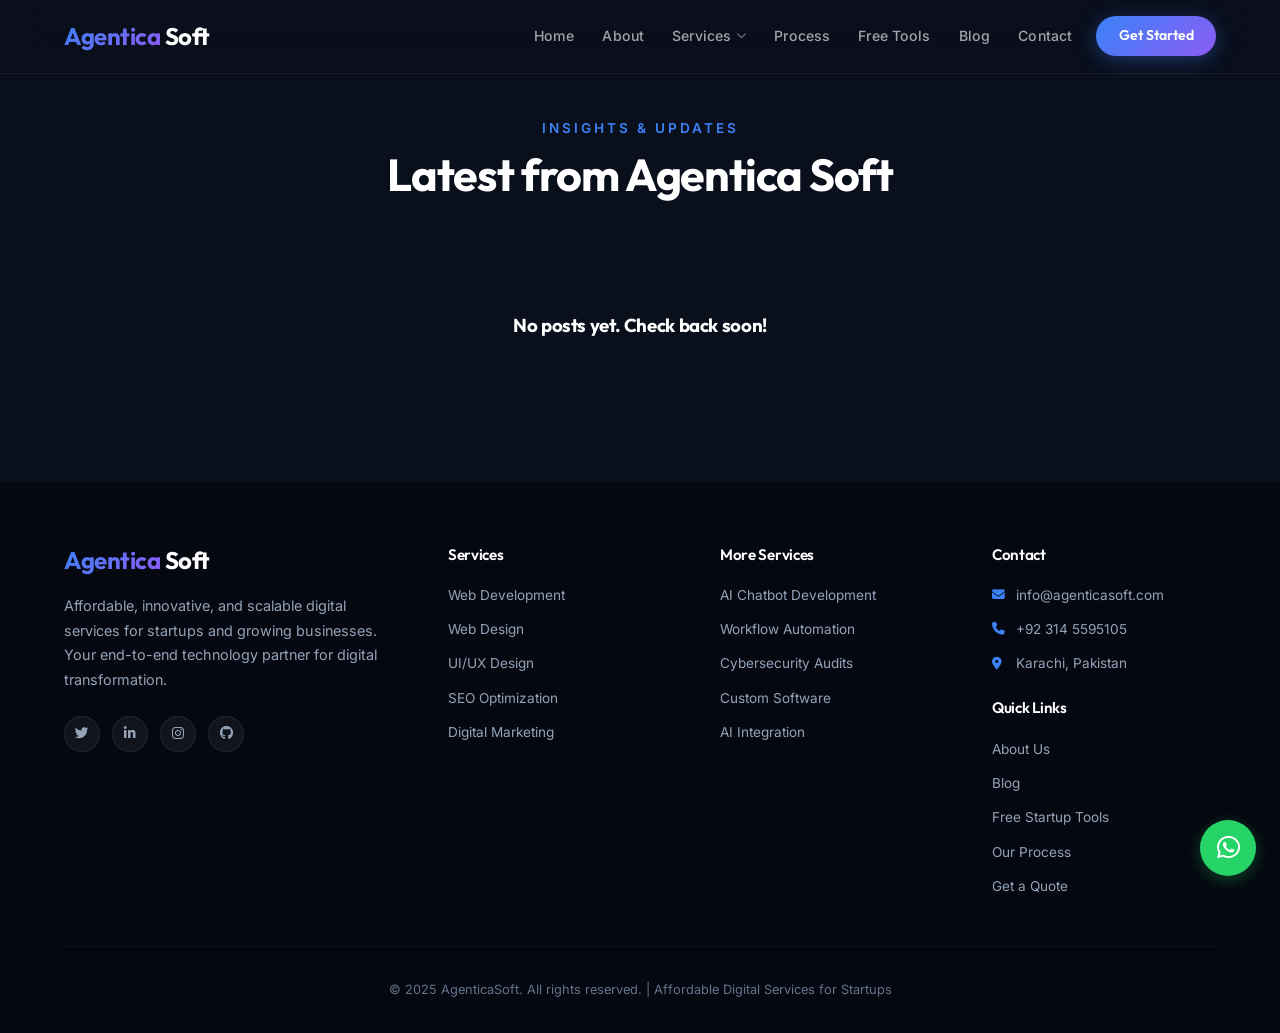
<file: blog.html>
<!DOCTYPE html>
<html lang="en">

<head>
    <meta charset="UTF-8">
    <meta name="viewport" content="width=device-width, initial-scale=1.0">
    <title>Blog — Insights & Updates | AgenticaSoft</title>
    <meta name="description"
        content="Articles and insights from AgenticaSoft on web development, SEO, AI automation, and digital growth for startups.">
    <meta name="keywords" content="affordable services for startups, affordable web development, cheap web design, startup SEO, digital marketing for startups, AI chatbot development, workflow automation, cybersecurity audit, custom software solutions, affordable digital services">
    <meta name="robots" content="index, follow">
    <link rel="canonical" href="https://agenticasoft.com/blog.html">

    <!-- Open Graph / Facebook -->
    <meta property="og:type" content="website">
    <meta property="og:url" content="https://agenticasoft.com/blog.html">
    <meta property="og:title" content="Blog — Insights & Updates | AgenticaSoft">
    <meta property="og:description"
        content="Articles and insights from AgenticaSoft on web development, SEO, AI automation, and digital growth for startups.">
    <meta property="og:image" content="https://agenticasoft.com/assets/og-image.jpg">
    <meta property="og:site_name" content="AgenticaSoft">

    <!-- Twitter -->
    <meta property="twitter:card" content="summary_large_image">
    <meta property="twitter:url" content="https://agenticasoft.com/blog.html">
    <meta property="twitter:title" content="Blog — Insights & Updates | AgenticaSoft">
    <meta property="twitter:description"
        content="Articles and insights from AgenticaSoft on web development, SEO, AI automation, and digital growth for startups.">
    <meta property="twitter:image" content="https://agenticasoft.com/assets/og-image.jpg">

    <!-- Favicon -->
    <link rel="apple-touch-icon" sizes="180x180" href="uploads/apple-touch-icon.png">
    <link rel="icon" type="image/png" sizes="32x32" href="uploads/favicon-32x32.png">
    <link rel="icon" href="uploads/favicon.ico" sizes="any">
    <link rel="manifest" href="site.webmanifest">

    <!-- Google Fonts -->
    <link rel="preconnect" href="https://fonts.googleapis.com">
    <link rel="preconnect" href="https://fonts.gstatic.com" crossorigin>
    <link
        href="https://fonts.googleapis.com/css2?family=Inter:wght@300;400;500;600;700&family=Outfit:wght@400;500;600;700&display=swap"
        rel="stylesheet">

    <!-- CSS -->
    <link rel="stylesheet" href="css/style.css">

    <!-- Font Awesome -->
    <link rel="stylesheet" href="https://cdnjs.cloudflare.com/ajax/libs/font-awesome/6.5.0/css/all.min.css">

    <!-- Structured Data — Organization -->
    <script type="application/ld+json">
{
  "@context": "https://schema.org",
  "@type": "Organization",
  "name": "AgenticaSoft",
  "url": "https://agenticasoft.com/",
  "logo": "https://agenticasoft.com/logo.png",
  "description": "AgenticaSoft is a technology solutions startup providing affordable web development, web design, SEO, digital marketing, AI chatbot development, workflow automation, cybersecurity audits, and custom software solutions for startups and businesses.",
  "slogan": "Affordable Digital Solutions for Growing Startups",
  "sameAs": [
    "https://www.facebook.com/AgenticaSoft",
    "https://www.linkedin.com/company/agenticasoft",
    "https://twitter.com/AgenticaSoft"
  ],
  "contactPoint": [
    {
      "@type": "ContactPoint",
      "telephone": "+92 3145595105",
      "contactType": "customer support",
      "areaServed": "Global",
      "availableLanguage": ["English"]
    }
  ],
  "founder": {
    "@type": "Person",
    "name": "Ali Zuhoor"
  },
  "address": {
    "@type": "PostalAddress",
    "streetAddress": "Korangi Crossing",
    "addressLocality": "Karachi",
    "addressRegion": "Sindh",
    "addressCountry": "PK"
  },
  "hasOfferCatalog": {
    "@type": "OfferCatalog",
    "name": "Affordable Digital Services for Startups",
    "itemListElement": [
      {
        "@type": "Offer",
        "itemOffered": {
          "@type": "Service",
          "name": "Affordable Web Development for Startups",
          "description": "Custom business websites, frontend and backend web applications, and CMS development at startup-friendly prices."
        }
      },
      {
        "@type": "Offer",
        "itemOffered": {
          "@type": "Service",
          "name": "Web Design Services",
          "description": "Professional responsive web design, landing pages, and website redesigns for businesses and startups."
        }
      },
      {
        "@type": "Offer",
        "itemOffered": {
          "@type": "Service",
          "name": "UI/UX Design",
          "description": "User experience research, wireframing, prototyping, and design systems for web and mobile applications."
        }
      },
      {
        "@type": "Offer",
        "itemOffered": {
          "@type": "Service",
          "name": "AI Chatbot Development",
          "description": "Custom AI chatbot solutions for websites and platforms to enhance customer engagement and automate support."
        }
      },
      {
        "@type": "Offer",
        "itemOffered": {
          "@type": "Service",
          "name": "AI Integration Services",
          "description": "Integration of AI APIs, machine learning models, and intelligent automation into existing business workflows."
        }
      },
      {
        "@type": "Offer",
        "itemOffered": {
          "@type": "Service",
          "name": "Workflow Automation",
          "description": "Business process automation, API integrations, and robotic process automation to streamline operations and reduce costs."
        }
      },
      {
        "@type": "Offer",
        "itemOffered": {
          "@type": "Service",
          "name": "Affordable SEO Services for Startups",
          "description": "Technical SEO, on-page optimization, local SEO, and content strategy to improve online visibility for startups."
        }
      },
      {
        "@type": "Offer",
        "itemOffered": {
          "@type": "Service",
          "name": "Digital Marketing",
          "description": "Social media marketing, PPC advertising, email marketing, and analytics for startup growth."
        }
      },
      {
        "@type": "Offer",
        "itemOffered": {
          "@type": "Service",
          "name": "Cybersecurity Audits",
          "description": "Vulnerability assessments, penetration testing, security compliance reviews, and hardening for web applications."
        }
      },
      {
        "@type": "Offer",
        "itemOffered": {
          "@type": "Service",
          "name": "Custom Software Solutions",
          "description": "SaaS development, enterprise applications, cloud-native solutions, and custom software for unique business needs."
        }
      }
    ]
  }
}
</script>

    <!-- Clarity Analytics -->
    <script type="text/javascript">
        (function(c,l,a,r,i,t,y){
            c[a]=c[a]||function(){(c[a].q=c[a].q||[]).push(arguments)};
            t=l.createElement(r);t.async=1;t.src="https://www.clarity.ms/tag/"+i;
            y=l.getElementsByTagName(r)[0];y.parentNode.insertBefore(t,y);
        })(window, document, "clarity", "script", "vays2qxbi3");
    </script>
</head>

<body>

    <nav class="navbar" id="navbar">
        <div class="container nav-container">
            <a href="index.html" class="logo">
                <span class="text-gradient">Agentica</span> Soft
            </a>

            <ul class="nav-links" id="nav-links">
                <li><a href="index.html#home" class="nav-link">Home</a></li>
                <li><a href="index.html#about" class="nav-link">About</a></li>
                <li class="nav-item-dropdown">
                    <a href="index.html#services" class="nav-link dropdown-trigger">Services <i class="fas fa-chevron-down dropdown-arrow"></i></a>
                    <ul class="dropdown-menu">
                        <li><a href="services/web-development-for-startups.html"><i class="fas fa-laptop-code"></i> Web Development</a></li>
                        <li><a href="services/web-design-for-startups.html"><i class="fas fa-palette"></i> Web Design</a></li>
                        <li><a href="services/ui-ux-design.html"><i class="fas fa-pen-ruler"></i> UI/UX Design</a></li>
                        <li><a href="services/seo-for-startups.html"><i class="fas fa-chart-line"></i> SEO Optimization</a></li>
                        <li><a href="services/digital-marketing-for-startups.html"><i class="fas fa-bullhorn"></i> Digital Marketing</a></li>
                        <li><a href="services/ai-chatbot-development.html"><i class="fas fa-robot"></i> AI Chatbots</a></li>
                        <li><a href="services/workflow-automation.html"><i class="fas fa-gears"></i> Workflow Automation</a></li>
                        <li><a href="services/cybersecurity-audit.html"><i class="fas fa-shield-halved"></i> Cybersecurity Audits</a></li>
                        <li><a href="services/custom-software-development.html"><i class="fas fa-code"></i> Custom Software</a></li>
                        <li><a href="services/ai-integration-services.html"><i class="fas fa-microchip"></i> AI Integration</a></li>
                    </ul>
                </li>
                <li><a href="index.html#process" class="nav-link">Process</a></li>
                <li><a href="index.html#lead-magnet" class="nav-link">Free Tools</a></li>
                <li><a href="blog.html" class="nav-link">Blog</a></li>
                <li><a href="index.html#contact" class="nav-link">Contact</a></li>
                <li><a href="index.html#contact" class="btn btn-primary nav-cta">Get Started</a></li>
            </ul>

            <div class="menu-toggle">
                <svg width="24" height="24" viewBox="0 0 24 24" fill="none" xmlns="http://www.w3.org/2000/svg">
                    <path d="M3 12H21" stroke="white" stroke-width="2" stroke-linecap="round" stroke-linejoin="round"/>
                    <path d="M3 6H21" stroke="white" stroke-width="2" stroke-linecap="round" stroke-linejoin="round"/>
                    <path d="M3 18H21" stroke="white" stroke-width="2" stroke-linecap="round" stroke-linejoin="round"/>
                </svg>
            </div>
        </div>
    </nav>


<div class="container" style="padding-top: 120px; padding-bottom: 4rem;">
    <div class="header-center">
        <h2 class="section-title">
            <span>Insights &amp; Updates</span>
            Latest from Agentica Soft
        </h2>
    </div>

    <div id="blog-grid" style="display: grid; grid-template-columns: repeat(auto-fit, minmax(350px, 1fr)); gap: 2.5rem; margin-top: 3rem;">
        <div style="grid-column: 1/-1; text-align: center; padding: 4rem; color: var(--text-muted);">
            <i class="fas fa-spinner fa-spin"></i> Loading posts&hellip;
        </div>
    </div>
</div>

<script src="js/blog.js"></script>

    <footer class="site-footer">
        <div class="container">
            <div class="footer-grid">
                <div class="footer-brand">
                    <h3 class="logo" style="margin-bottom: 1.25rem;"><span class="text-gradient">Agentica</span> Soft</h3>
                    <p>
                        Affordable, innovative, and scalable digital services for startups and growing businesses. Your end-to-end technology partner for digital transformation.
                    </p>
                    <div class="footer-socials">
                        <a href="#" aria-label="Twitter"><i class="fab fa-twitter"></i></a>
                        <a href="https://www.linkedin.com/company/agenticasoft" target="_blank" aria-label="LinkedIn"><i class="fab fa-linkedin-in"></i></a>
                        <a href="#" aria-label="Instagram"><i class="fab fa-instagram"></i></a>
                        <a href="#" aria-label="GitHub"><i class="fab fa-github"></i></a>
                    </div>
                </div>
                
                <div>
                    <h4>Services</h4>
                    <ul class="footer-links">
                        <li><a href="index.html#services">Web Development</a></li>
                        <li><a href="index.html#services">Web Design</a></li>
                        <li><a href="index.html#services">UI/UX Design</a></li>
                        <li><a href="index.html#services">SEO Optimization</a></li>
                        <li><a href="index.html#services">Digital Marketing</a></li>
                    </ul>
                </div>

                <div>
                    <h4>More Services</h4>
                    <ul class="footer-links">
                        <li><a href="index.html#services">AI Chatbot Development</a></li>
                        <li><a href="index.html#services">Workflow Automation</a></li>
                        <li><a href="index.html#services">Cybersecurity Audits</a></li>
                        <li><a href="index.html#services">Custom Software</a></li>
                        <li><a href="index.html#services">AI Integration</a></li>
                    </ul>
                </div>

                <div>
                    <h4>Contact</h4>
                    <ul class="footer-links">
                        <li><i class="fas fa-envelope"></i> info@agenticasoft.com</li>
                        <li><i class="fas fa-phone"></i> +92 314 5595105</li>
                        <li><i class="fas fa-map-marker-alt"></i> Karachi, Pakistan</li>
                    </ul>

                    <h4 style="margin-top: 1.5rem;">Quick Links</h4>
                    <ul class="footer-links">
                        <li><a href="index.html#about">About Us</a></li>
                        <li><a href="blog.html">Blog</a></li>
                        <li><a href="index.html#lead-magnet">Free Startup Tools</a></li>
                        <li><a href="index.html#process">Our Process</a></li>
                        <li><a href="index.html#contact">Get a Quote</a></li>
                    </ul>
                </div>
            </div>
            
            <div class="footer-bottom">
                <p>&copy; 2025 AgenticaSoft. All rights reserved. | Affordable Digital Services for Startups</p>
            </div>
        </div>
    </footer>

    <!-- Sticky WhatsApp Icon -->
    <a href="https://wa.me/923145595105" target="_blank" class="whatsapp-btn" aria-label="Chat on WhatsApp">
        <i class="fab fa-whatsapp"></i>
    </a>

    <script src="js/script.js"></script>
   
</body>
</html>
</file>
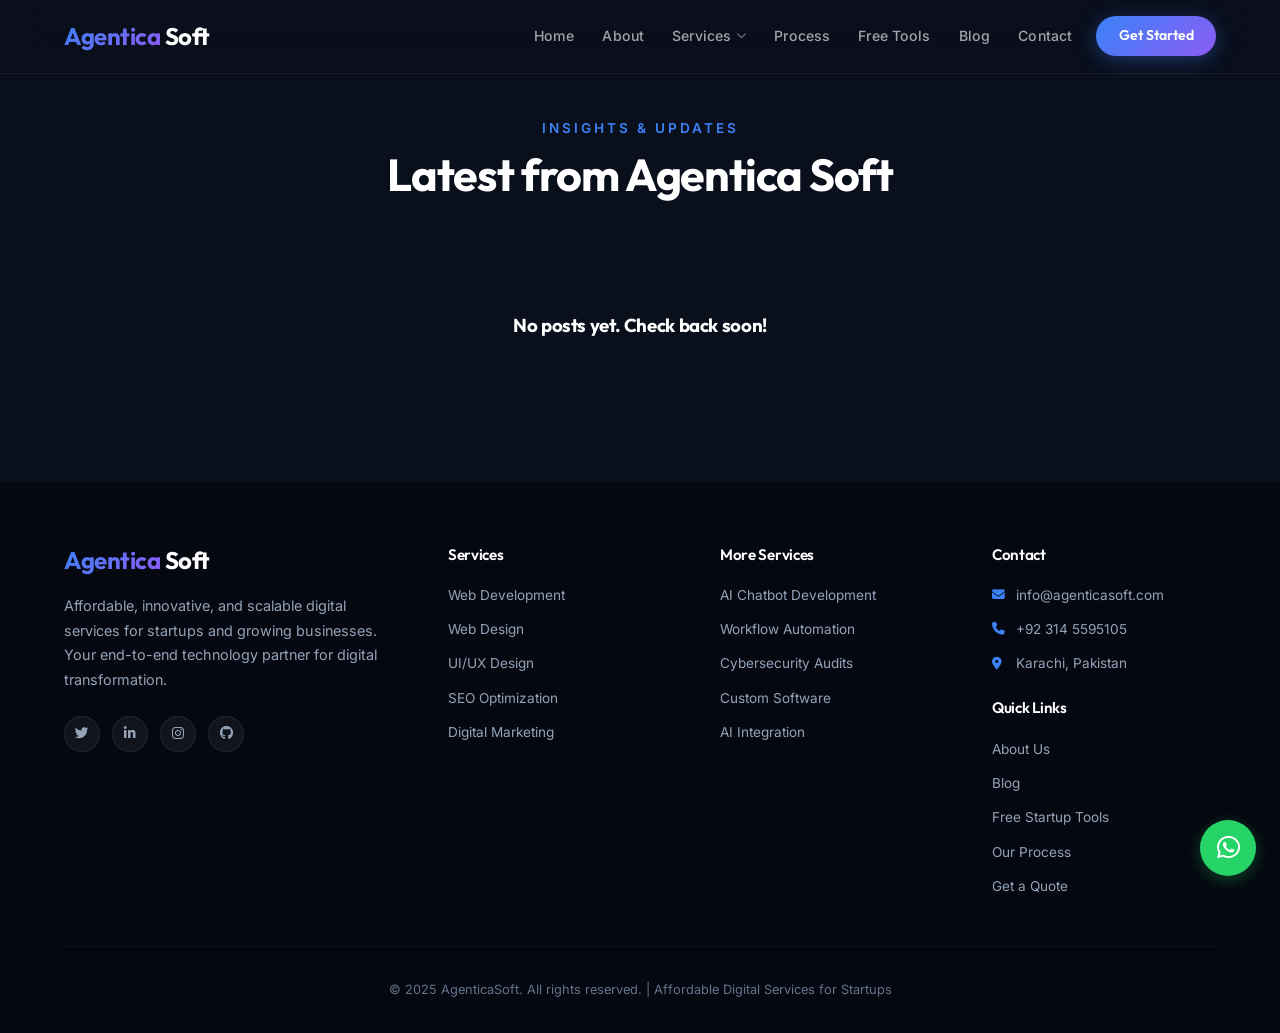
<file: post.html>
<!DOCTYPE html>
<html lang="en">

<head>
    <meta charset="UTF-8">
    <meta name="viewport" content="width=device-width, initial-scale=1.0">
    <title>Blog Post | AgenticaSoft</title>
    <meta name="description"
        content="Read the latest article from AgenticaSoft.">
    <meta name="keywords" content="affordable services for startups, affordable web development, cheap web design, startup SEO, digital marketing for startups, AI chatbot development, workflow automation, cybersecurity audit, custom software solutions, affordable digital services">
    <meta name="robots" content="noindex, follow">
    <link rel="canonical" href="https://agenticasoft.com/blog.html">

    <!-- Open Graph / Facebook -->
    <meta property="og:type" content="website">
    <meta property="og:url" content="https://agenticasoft.com/blog.html">
    <meta property="og:title" content="Blog Post | AgenticaSoft">
    <meta property="og:description"
        content="Read the latest article from AgenticaSoft.">
    <meta property="og:image" content="https://agenticasoft.com/assets/og-image.jpg">
    <meta property="og:site_name" content="AgenticaSoft">

    <!-- Twitter -->
    <meta property="twitter:card" content="summary_large_image">
    <meta property="twitter:url" content="https://agenticasoft.com/blog.html">
    <meta property="twitter:title" content="Blog Post | AgenticaSoft">
    <meta property="twitter:description"
        content="Read the latest article from AgenticaSoft.">
    <meta property="twitter:image" content="https://agenticasoft.com/assets/og-image.jpg">

    <!-- Favicon -->
    <link rel="apple-touch-icon" sizes="180x180" href="uploads/apple-touch-icon.png">
    <link rel="icon" type="image/png" sizes="32x32" href="uploads/favicon-32x32.png">
    <link rel="icon" href="uploads/favicon.ico" sizes="any">
    <link rel="manifest" href="site.webmanifest">

    <!-- Google Fonts -->
    <link rel="preconnect" href="https://fonts.googleapis.com">
    <link rel="preconnect" href="https://fonts.gstatic.com" crossorigin>
    <link
        href="https://fonts.googleapis.com/css2?family=Inter:wght@300;400;500;600;700&family=Outfit:wght@400;500;600;700&display=swap"
        rel="stylesheet">

    <!-- CSS -->
    <link rel="stylesheet" href="css/style.css">

    <!-- Font Awesome -->
    <link rel="stylesheet" href="https://cdnjs.cloudflare.com/ajax/libs/font-awesome/6.5.0/css/all.min.css">

    <!-- Structured Data — Organization -->
    <script type="application/ld+json">
{
  "@context": "https://schema.org",
  "@type": "Organization",
  "name": "AgenticaSoft",
  "url": "https://agenticasoft.com/",
  "logo": "https://agenticasoft.com/logo.png",
  "description": "AgenticaSoft is a technology solutions startup providing affordable web development, web design, SEO, digital marketing, AI chatbot development, workflow automation, cybersecurity audits, and custom software solutions for startups and businesses.",
  "slogan": "Affordable Digital Solutions for Growing Startups",
  "sameAs": [
    "https://www.facebook.com/AgenticaSoft",
    "https://www.linkedin.com/company/agenticasoft",
    "https://twitter.com/AgenticaSoft"
  ],
  "contactPoint": [
    {
      "@type": "ContactPoint",
      "telephone": "+92 3145595105",
      "contactType": "customer support",
      "areaServed": "Global",
      "availableLanguage": ["English"]
    }
  ],
  "founder": {
    "@type": "Person",
    "name": "Ali Zuhoor"
  },
  "address": {
    "@type": "PostalAddress",
    "streetAddress": "Korangi Crossing",
    "addressLocality": "Karachi",
    "addressRegion": "Sindh",
    "addressCountry": "PK"
  },
  "hasOfferCatalog": {
    "@type": "OfferCatalog",
    "name": "Affordable Digital Services for Startups",
    "itemListElement": [
      {
        "@type": "Offer",
        "itemOffered": {
          "@type": "Service",
          "name": "Affordable Web Development for Startups",
          "description": "Custom business websites, frontend and backend web applications, and CMS development at startup-friendly prices."
        }
      },
      {
        "@type": "Offer",
        "itemOffered": {
          "@type": "Service",
          "name": "Web Design Services",
          "description": "Professional responsive web design, landing pages, and website redesigns for businesses and startups."
        }
      },
      {
        "@type": "Offer",
        "itemOffered": {
          "@type": "Service",
          "name": "UI/UX Design",
          "description": "User experience research, wireframing, prototyping, and design systems for web and mobile applications."
        }
      },
      {
        "@type": "Offer",
        "itemOffered": {
          "@type": "Service",
          "name": "AI Chatbot Development",
          "description": "Custom AI chatbot solutions for websites and platforms to enhance customer engagement and automate support."
        }
      },
      {
        "@type": "Offer",
        "itemOffered": {
          "@type": "Service",
          "name": "AI Integration Services",
          "description": "Integration of AI APIs, machine learning models, and intelligent automation into existing business workflows."
        }
      },
      {
        "@type": "Offer",
        "itemOffered": {
          "@type": "Service",
          "name": "Workflow Automation",
          "description": "Business process automation, API integrations, and robotic process automation to streamline operations and reduce costs."
        }
      },
      {
        "@type": "Offer",
        "itemOffered": {
          "@type": "Service",
          "name": "Affordable SEO Services for Startups",
          "description": "Technical SEO, on-page optimization, local SEO, and content strategy to improve online visibility for startups."
        }
      },
      {
        "@type": "Offer",
        "itemOffered": {
          "@type": "Service",
          "name": "Digital Marketing",
          "description": "Social media marketing, PPC advertising, email marketing, and analytics for startup growth."
        }
      },
      {
        "@type": "Offer",
        "itemOffered": {
          "@type": "Service",
          "name": "Cybersecurity Audits",
          "description": "Vulnerability assessments, penetration testing, security compliance reviews, and hardening for web applications."
        }
      },
      {
        "@type": "Offer",
        "itemOffered": {
          "@type": "Service",
          "name": "Custom Software Solutions",
          "description": "SaaS development, enterprise applications, cloud-native solutions, and custom software for unique business needs."
        }
      }
    ]
  }
}
</script>

    <!-- Clarity Analytics -->
    <script type="text/javascript">
        (function(c,l,a,r,i,t,y){
            c[a]=c[a]||function(){(c[a].q=c[a].q||[]).push(arguments)};
            t=l.createElement(r);t.async=1;t.src="https://www.clarity.ms/tag/"+i;
            y=l.getElementsByTagName(r)[0];y.parentNode.insertBefore(t,y);
        })(window, document, "clarity", "script", "vays2qxbi3");
    </script>
</head>

<body>

    <nav class="navbar" id="navbar">
        <div class="container nav-container">
            <a href="index.html" class="logo">
                <span class="text-gradient">Agentica</span> Soft
            </a>

            <ul class="nav-links" id="nav-links">
                <li><a href="index.html#home" class="nav-link">Home</a></li>
                <li><a href="index.html#about" class="nav-link">About</a></li>
                <li class="nav-item-dropdown">
                    <a href="index.html#services" class="nav-link dropdown-trigger">Services <i class="fas fa-chevron-down dropdown-arrow"></i></a>
                    <ul class="dropdown-menu">
                        <li><a href="services/web-development-for-startups.html"><i class="fas fa-laptop-code"></i> Web Development</a></li>
                        <li><a href="services/web-design-for-startups.html"><i class="fas fa-palette"></i> Web Design</a></li>
                        <li><a href="services/ui-ux-design.html"><i class="fas fa-pen-ruler"></i> UI/UX Design</a></li>
                        <li><a href="services/seo-for-startups.html"><i class="fas fa-chart-line"></i> SEO Optimization</a></li>
                        <li><a href="services/digital-marketing-for-startups.html"><i class="fas fa-bullhorn"></i> Digital Marketing</a></li>
                        <li><a href="services/ai-chatbot-development.html"><i class="fas fa-robot"></i> AI Chatbots</a></li>
                        <li><a href="services/workflow-automation.html"><i class="fas fa-gears"></i> Workflow Automation</a></li>
                        <li><a href="services/cybersecurity-audit.html"><i class="fas fa-shield-halved"></i> Cybersecurity Audits</a></li>
                        <li><a href="services/custom-software-development.html"><i class="fas fa-code"></i> Custom Software</a></li>
                        <li><a href="services/ai-integration-services.html"><i class="fas fa-microchip"></i> AI Integration</a></li>
                    </ul>
                </li>
                <li><a href="index.html#process" class="nav-link">Process</a></li>
                <li><a href="index.html#lead-magnet" class="nav-link">Free Tools</a></li>
                <li><a href="blog.html" class="nav-link">Blog</a></li>
                <li><a href="index.html#contact" class="nav-link">Contact</a></li>
                <li><a href="index.html#contact" class="btn btn-primary nav-cta">Get Started</a></li>
            </ul>

            <div class="menu-toggle">
                <svg width="24" height="24" viewBox="0 0 24 24" fill="none" xmlns="http://www.w3.org/2000/svg">
                    <path d="M3 12H21" stroke="white" stroke-width="2" stroke-linecap="round" stroke-linejoin="round"/>
                    <path d="M3 6H21" stroke="white" stroke-width="2" stroke-linecap="round" stroke-linejoin="round"/>
                    <path d="M3 18H21" stroke="white" stroke-width="2" stroke-linecap="round" stroke-linejoin="round"/>
                </svg>
            </div>
        </div>
    </nav>


<div class="container" style="padding-top: 120px; padding-bottom: 4rem; max-width: 900px;">
    <a href="blog.html" style="color: var(--text-muted); margin-bottom: 2rem; display: inline-block;"><i class="fas fa-arrow-left"></i> Back to Blog</a>
    <div id="post-container">
        <p style="color: var(--text-muted);"><i class="fas fa-spinner fa-spin"></i> Loading post&hellip;</p>
    </div>
</div>

<script src="js/post.js"></script>

    <footer class="site-footer">
        <div class="container">
            <div class="footer-grid">
                <div class="footer-brand">
                    <h3 class="logo" style="margin-bottom: 1.25rem;"><span class="text-gradient">Agentica</span> Soft</h3>
                    <p>
                        Affordable, innovative, and scalable digital services for startups and growing businesses. Your end-to-end technology partner for digital transformation.
                    </p>
                    <div class="footer-socials">
                        <a href="#" aria-label="Twitter"><i class="fab fa-twitter"></i></a>
                        <a href="https://www.linkedin.com/company/agenticasoft" target="_blank" aria-label="LinkedIn"><i class="fab fa-linkedin-in"></i></a>
                        <a href="#" aria-label="Instagram"><i class="fab fa-instagram"></i></a>
                        <a href="#" aria-label="GitHub"><i class="fab fa-github"></i></a>
                    </div>
                </div>
                
                <div>
                    <h4>Services</h4>
                    <ul class="footer-links">
                        <li><a href="index.html#services">Web Development</a></li>
                        <li><a href="index.html#services">Web Design</a></li>
                        <li><a href="index.html#services">UI/UX Design</a></li>
                        <li><a href="index.html#services">SEO Optimization</a></li>
                        <li><a href="index.html#services">Digital Marketing</a></li>
                    </ul>
                </div>

                <div>
                    <h4>More Services</h4>
                    <ul class="footer-links">
                        <li><a href="index.html#services">AI Chatbot Development</a></li>
                        <li><a href="index.html#services">Workflow Automation</a></li>
                        <li><a href="index.html#services">Cybersecurity Audits</a></li>
                        <li><a href="index.html#services">Custom Software</a></li>
                        <li><a href="index.html#services">AI Integration</a></li>
                    </ul>
                </div>

                <div>
                    <h4>Contact</h4>
                    <ul class="footer-links">
                        <li><i class="fas fa-envelope"></i> info@agenticasoft.com</li>
                        <li><i class="fas fa-phone"></i> +92 314 5595105</li>
                        <li><i class="fas fa-map-marker-alt"></i> Karachi, Pakistan</li>
                    </ul>

                    <h4 style="margin-top: 1.5rem;">Quick Links</h4>
                    <ul class="footer-links">
                        <li><a href="index.html#about">About Us</a></li>
                        <li><a href="blog.html">Blog</a></li>
                        <li><a href="index.html#lead-magnet">Free Startup Tools</a></li>
                        <li><a href="index.html#process">Our Process</a></li>
                        <li><a href="index.html#contact">Get a Quote</a></li>
                    </ul>
                </div>
            </div>
            
            <div class="footer-bottom">
                <p>&copy; 2025 AgenticaSoft. All rights reserved. | Affordable Digital Services for Startups</p>
            </div>
        </div>
    </footer>

    <!-- Sticky WhatsApp Icon -->
    <a href="https://wa.me/923145595105" target="_blank" class="whatsapp-btn" aria-label="Chat on WhatsApp">
        <i class="fab fa-whatsapp"></i>
    </a>

    <script src="js/script.js"></script>
   
</body>
</html>
</file>
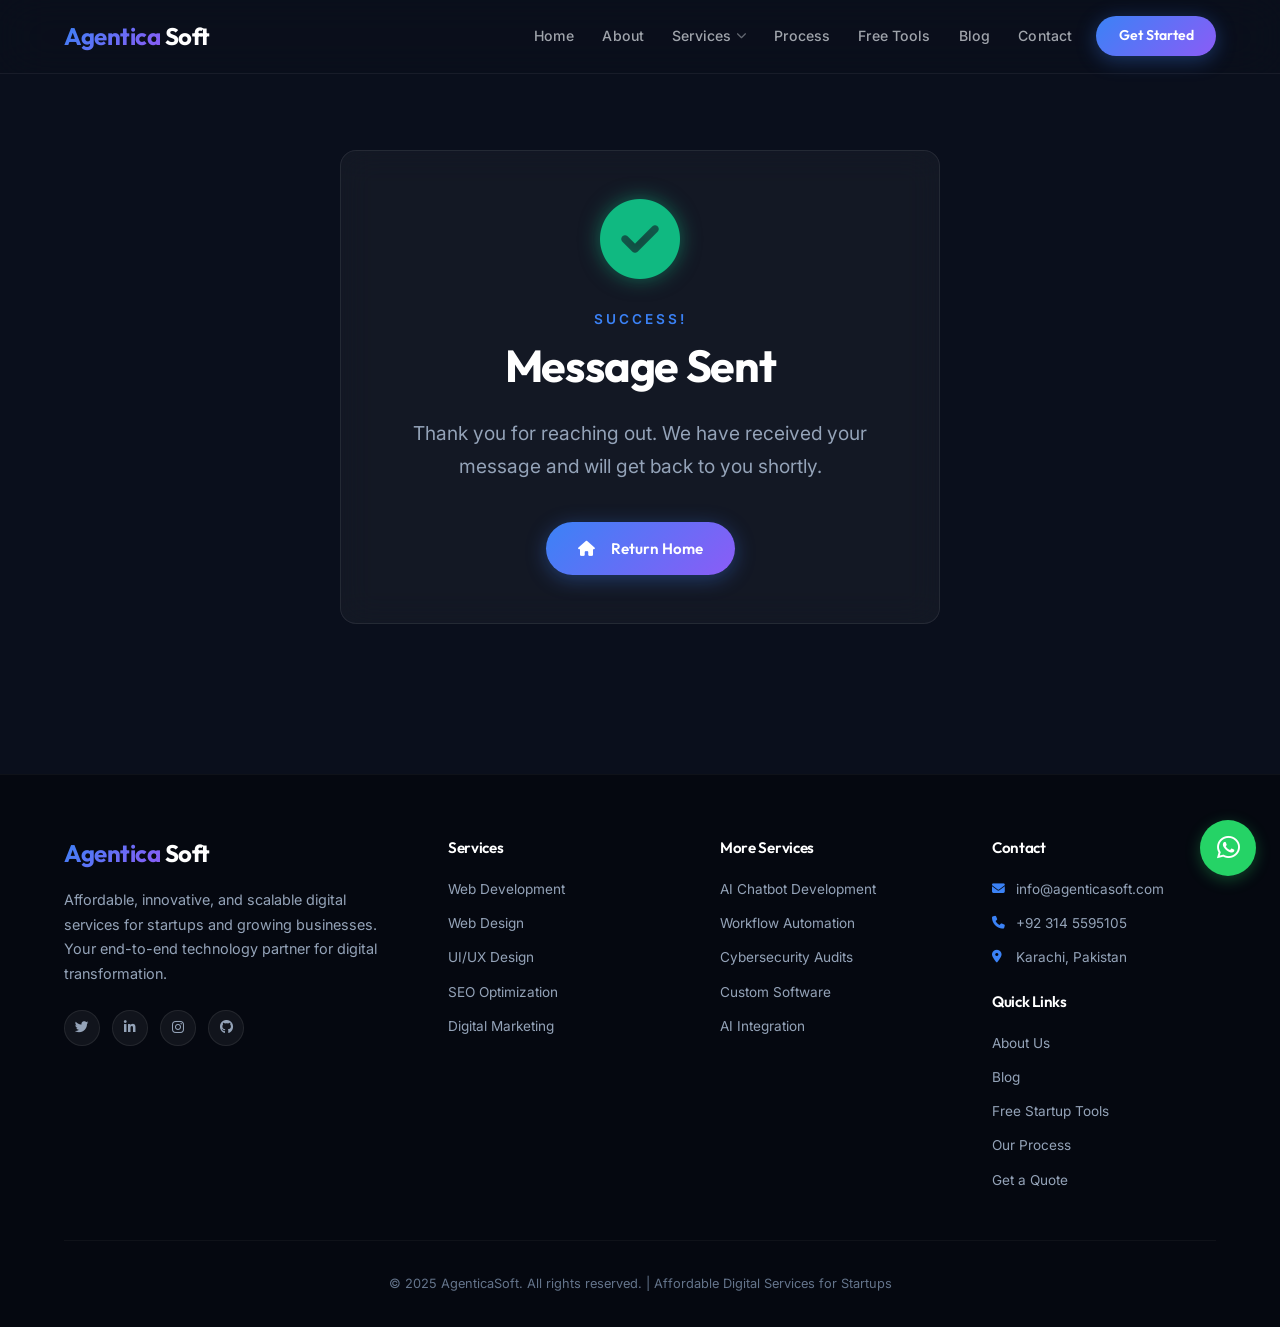
<file: thankyou.html>
<!DOCTYPE html>
<html lang="en">

<head>
    <meta charset="UTF-8">
    <meta name="viewport" content="width=device-width, initial-scale=1.0">
    <title>Thank You | AgenticaSoft</title>
    <meta name="description"
        content="Thanks for getting in touch with AgenticaSoft. Our team will respond to your enquiry shortly.">
    <meta name="keywords" content="affordable services for startups, affordable web development, cheap web design, startup SEO, digital marketing for startups, AI chatbot development, workflow automation, cybersecurity audit, custom software solutions, affordable digital services">
    <meta name="robots" content="noindex, follow">
    <link rel="canonical" href="https://agenticasoft.com/thankyou.html">

    <!-- Open Graph / Facebook -->
    <meta property="og:type" content="website">
    <meta property="og:url" content="https://agenticasoft.com/thankyou.html">
    <meta property="og:title" content="Thank You | AgenticaSoft">
    <meta property="og:description"
        content="Thanks for getting in touch with AgenticaSoft. Our team will respond to your enquiry shortly.">
    <meta property="og:image" content="https://agenticasoft.com/assets/og-image.jpg">
    <meta property="og:site_name" content="AgenticaSoft">

    <!-- Twitter -->
    <meta property="twitter:card" content="summary_large_image">
    <meta property="twitter:url" content="https://agenticasoft.com/thankyou.html">
    <meta property="twitter:title" content="Thank You | AgenticaSoft">
    <meta property="twitter:description"
        content="Thanks for getting in touch with AgenticaSoft. Our team will respond to your enquiry shortly.">
    <meta property="twitter:image" content="https://agenticasoft.com/assets/og-image.jpg">

    <!-- Favicon -->
    <link rel="apple-touch-icon" sizes="180x180" href="uploads/apple-touch-icon.png">
    <link rel="icon" type="image/png" sizes="32x32" href="uploads/favicon-32x32.png">
    <link rel="icon" href="uploads/favicon.ico" sizes="any">
    <link rel="manifest" href="site.webmanifest">

    <!-- Google Fonts -->
    <link rel="preconnect" href="https://fonts.googleapis.com">
    <link rel="preconnect" href="https://fonts.gstatic.com" crossorigin>
    <link
        href="https://fonts.googleapis.com/css2?family=Inter:wght@300;400;500;600;700&family=Outfit:wght@400;500;600;700&display=swap"
        rel="stylesheet">

    <!-- CSS -->
    <link rel="stylesheet" href="css/style.css">

    <!-- Font Awesome -->
    <link rel="stylesheet" href="https://cdnjs.cloudflare.com/ajax/libs/font-awesome/6.5.0/css/all.min.css">

    <!-- Structured Data — Organization -->
    <script type="application/ld+json">
{
  "@context": "https://schema.org",
  "@type": "Organization",
  "name": "AgenticaSoft",
  "url": "https://agenticasoft.com/",
  "logo": "https://agenticasoft.com/logo.png",
  "description": "AgenticaSoft is a technology solutions startup providing affordable web development, web design, SEO, digital marketing, AI chatbot development, workflow automation, cybersecurity audits, and custom software solutions for startups and businesses.",
  "slogan": "Affordable Digital Solutions for Growing Startups",
  "sameAs": [
    "https://www.facebook.com/AgenticaSoft",
    "https://www.linkedin.com/company/agenticasoft",
    "https://twitter.com/AgenticaSoft"
  ],
  "contactPoint": [
    {
      "@type": "ContactPoint",
      "telephone": "+92 3145595105",
      "contactType": "customer support",
      "areaServed": "Global",
      "availableLanguage": ["English"]
    }
  ],
  "founder": {
    "@type": "Person",
    "name": "Ali Zuhoor"
  },
  "address": {
    "@type": "PostalAddress",
    "streetAddress": "Korangi Crossing",
    "addressLocality": "Karachi",
    "addressRegion": "Sindh",
    "addressCountry": "PK"
  },
  "hasOfferCatalog": {
    "@type": "OfferCatalog",
    "name": "Affordable Digital Services for Startups",
    "itemListElement": [
      {
        "@type": "Offer",
        "itemOffered": {
          "@type": "Service",
          "name": "Affordable Web Development for Startups",
          "description": "Custom business websites, frontend and backend web applications, and CMS development at startup-friendly prices."
        }
      },
      {
        "@type": "Offer",
        "itemOffered": {
          "@type": "Service",
          "name": "Web Design Services",
          "description": "Professional responsive web design, landing pages, and website redesigns for businesses and startups."
        }
      },
      {
        "@type": "Offer",
        "itemOffered": {
          "@type": "Service",
          "name": "UI/UX Design",
          "description": "User experience research, wireframing, prototyping, and design systems for web and mobile applications."
        }
      },
      {
        "@type": "Offer",
        "itemOffered": {
          "@type": "Service",
          "name": "AI Chatbot Development",
          "description": "Custom AI chatbot solutions for websites and platforms to enhance customer engagement and automate support."
        }
      },
      {
        "@type": "Offer",
        "itemOffered": {
          "@type": "Service",
          "name": "AI Integration Services",
          "description": "Integration of AI APIs, machine learning models, and intelligent automation into existing business workflows."
        }
      },
      {
        "@type": "Offer",
        "itemOffered": {
          "@type": "Service",
          "name": "Workflow Automation",
          "description": "Business process automation, API integrations, and robotic process automation to streamline operations and reduce costs."
        }
      },
      {
        "@type": "Offer",
        "itemOffered": {
          "@type": "Service",
          "name": "Affordable SEO Services for Startups",
          "description": "Technical SEO, on-page optimization, local SEO, and content strategy to improve online visibility for startups."
        }
      },
      {
        "@type": "Offer",
        "itemOffered": {
          "@type": "Service",
          "name": "Digital Marketing",
          "description": "Social media marketing, PPC advertising, email marketing, and analytics for startup growth."
        }
      },
      {
        "@type": "Offer",
        "itemOffered": {
          "@type": "Service",
          "name": "Cybersecurity Audits",
          "description": "Vulnerability assessments, penetration testing, security compliance reviews, and hardening for web applications."
        }
      },
      {
        "@type": "Offer",
        "itemOffered": {
          "@type": "Service",
          "name": "Custom Software Solutions",
          "description": "SaaS development, enterprise applications, cloud-native solutions, and custom software for unique business needs."
        }
      }
    ]
  }
}
</script>

    <!-- Clarity Analytics -->
    <script type="text/javascript">
        (function(c,l,a,r,i,t,y){
            c[a]=c[a]||function(){(c[a].q=c[a].q||[]).push(arguments)};
            t=l.createElement(r);t.async=1;t.src="https://www.clarity.ms/tag/"+i;
            y=l.getElementsByTagName(r)[0];y.parentNode.insertBefore(t,y);
        })(window, document, "clarity", "script", "vays2qxbi3");
    </script>
</head>

<body>

    <nav class="navbar" id="navbar">
        <div class="container nav-container">
            <a href="index.html" class="logo">
                <span class="text-gradient">Agentica</span> Soft
            </a>

            <ul class="nav-links" id="nav-links">
                <li><a href="index.html#home" class="nav-link">Home</a></li>
                <li><a href="index.html#about" class="nav-link">About</a></li>
                <li class="nav-item-dropdown">
                    <a href="index.html#services" class="nav-link dropdown-trigger">Services <i class="fas fa-chevron-down dropdown-arrow"></i></a>
                    <ul class="dropdown-menu">
                        <li><a href="services/web-development-for-startups.html"><i class="fas fa-laptop-code"></i> Web Development</a></li>
                        <li><a href="services/web-design-for-startups.html"><i class="fas fa-palette"></i> Web Design</a></li>
                        <li><a href="services/ui-ux-design.html"><i class="fas fa-pen-ruler"></i> UI/UX Design</a></li>
                        <li><a href="services/seo-for-startups.html"><i class="fas fa-chart-line"></i> SEO Optimization</a></li>
                        <li><a href="services/digital-marketing-for-startups.html"><i class="fas fa-bullhorn"></i> Digital Marketing</a></li>
                        <li><a href="services/ai-chatbot-development.html"><i class="fas fa-robot"></i> AI Chatbots</a></li>
                        <li><a href="services/workflow-automation.html"><i class="fas fa-gears"></i> Workflow Automation</a></li>
                        <li><a href="services/cybersecurity-audit.html"><i class="fas fa-shield-halved"></i> Cybersecurity Audits</a></li>
                        <li><a href="services/custom-software-development.html"><i class="fas fa-code"></i> Custom Software</a></li>
                        <li><a href="services/ai-integration-services.html"><i class="fas fa-microchip"></i> AI Integration</a></li>
                    </ul>
                </li>
                <li><a href="index.html#process" class="nav-link">Process</a></li>
                <li><a href="index.html#lead-magnet" class="nav-link">Free Tools</a></li>
                <li><a href="blog.html" class="nav-link">Blog</a></li>
                <li><a href="index.html#contact" class="nav-link">Contact</a></li>
                <li><a href="index.html#contact" class="btn btn-primary nav-cta">Get Started</a></li>
            </ul>

            <div class="menu-toggle">
                <svg width="24" height="24" viewBox="0 0 24 24" fill="none" xmlns="http://www.w3.org/2000/svg">
                    <path d="M3 12H21" stroke="white" stroke-width="2" stroke-linecap="round" stroke-linejoin="round"/>
                    <path d="M3 6H21" stroke="white" stroke-width="2" stroke-linecap="round" stroke-linejoin="round"/>
                    <path d="M3 18H21" stroke="white" stroke-width="2" stroke-linecap="round" stroke-linejoin="round"/>
                </svg>
            </div>
        </div>
    </nav>

<section class="thankyou-section"
    style="padding: 150px 0; text-align: center; min-height: 80vh; display: flex; align-items: center; justify-content: center;">
    <div class="container">
        <div class="glass-card reveal" style="max-width: 600px; margin: 0 auto; padding: 3rem;">
            <div style="margin-bottom: 2rem;">
                <i class="fas fa-check-circle"
                    style="font-size: 5rem; color: var(--success-color); filter: drop-shadow(0 0 10px rgba(16,185,129,0.5));"></i>
            </div>

            <h1 class="section-title" style="margin-bottom: 1.5rem;">
                <span>Success!</span>
                Message Sent
            </h1>

            <p style="color: var(--text-muted); font-size: 1.2rem; margin-bottom: 2.5rem;">
                Thank you for reaching out. We have received your message and will get back to you shortly.
            </p>

            <a href="index.html" class="btn btn-primary">
                <i class="fas fa-home" style="margin-right: 8px;"></i> Return Home
            </a>
        </div>
    </div>
</section>
    <footer class="site-footer">
        <div class="container">
            <div class="footer-grid">
                <div class="footer-brand">
                    <h3 class="logo" style="margin-bottom: 1.25rem;"><span class="text-gradient">Agentica</span> Soft</h3>
                    <p>
                        Affordable, innovative, and scalable digital services for startups and growing businesses. Your end-to-end technology partner for digital transformation.
                    </p>
                    <div class="footer-socials">
                        <a href="#" aria-label="Twitter"><i class="fab fa-twitter"></i></a>
                        <a href="https://www.linkedin.com/company/agenticasoft" target="_blank" aria-label="LinkedIn"><i class="fab fa-linkedin-in"></i></a>
                        <a href="#" aria-label="Instagram"><i class="fab fa-instagram"></i></a>
                        <a href="#" aria-label="GitHub"><i class="fab fa-github"></i></a>
                    </div>
                </div>
                
                <div>
                    <h4>Services</h4>
                    <ul class="footer-links">
                        <li><a href="index.html#services">Web Development</a></li>
                        <li><a href="index.html#services">Web Design</a></li>
                        <li><a href="index.html#services">UI/UX Design</a></li>
                        <li><a href="index.html#services">SEO Optimization</a></li>
                        <li><a href="index.html#services">Digital Marketing</a></li>
                    </ul>
                </div>

                <div>
                    <h4>More Services</h4>
                    <ul class="footer-links">
                        <li><a href="index.html#services">AI Chatbot Development</a></li>
                        <li><a href="index.html#services">Workflow Automation</a></li>
                        <li><a href="index.html#services">Cybersecurity Audits</a></li>
                        <li><a href="index.html#services">Custom Software</a></li>
                        <li><a href="index.html#services">AI Integration</a></li>
                    </ul>
                </div>

                <div>
                    <h4>Contact</h4>
                    <ul class="footer-links">
                        <li><i class="fas fa-envelope"></i> info@agenticasoft.com</li>
                        <li><i class="fas fa-phone"></i> +92 314 5595105</li>
                        <li><i class="fas fa-map-marker-alt"></i> Karachi, Pakistan</li>
                    </ul>

                    <h4 style="margin-top: 1.5rem;">Quick Links</h4>
                    <ul class="footer-links">
                        <li><a href="index.html#about">About Us</a></li>
                        <li><a href="blog.html">Blog</a></li>
                        <li><a href="index.html#lead-magnet">Free Startup Tools</a></li>
                        <li><a href="index.html#process">Our Process</a></li>
                        <li><a href="index.html#contact">Get a Quote</a></li>
                    </ul>
                </div>
            </div>
            
            <div class="footer-bottom">
                <p>&copy; 2025 AgenticaSoft. All rights reserved. | Affordable Digital Services for Startups</p>
            </div>
        </div>
    </footer>

    <!-- Sticky WhatsApp Icon -->
    <a href="https://wa.me/923145595105" target="_blank" class="whatsapp-btn" aria-label="Chat on WhatsApp">
        <i class="fab fa-whatsapp"></i>
    </a>

    <script src="js/script.js"></script>
   
</body>
</html>
</file>
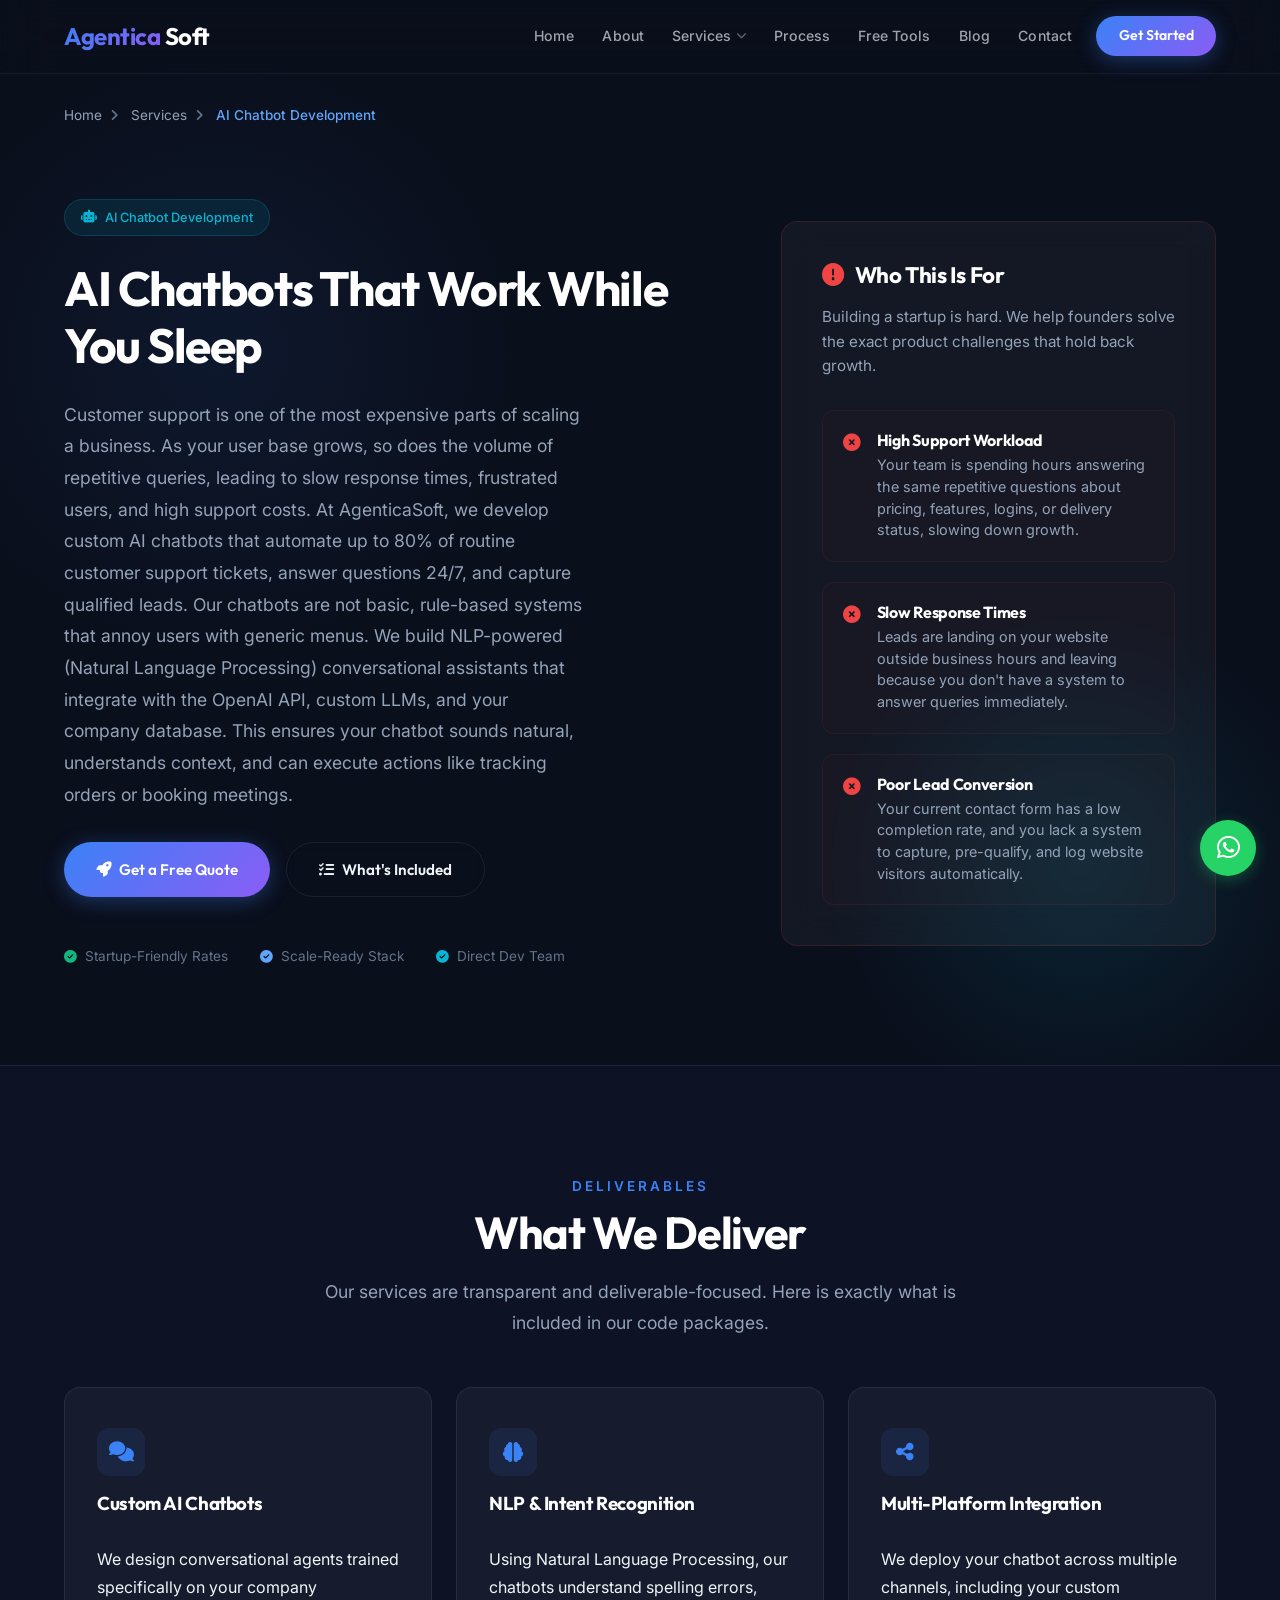
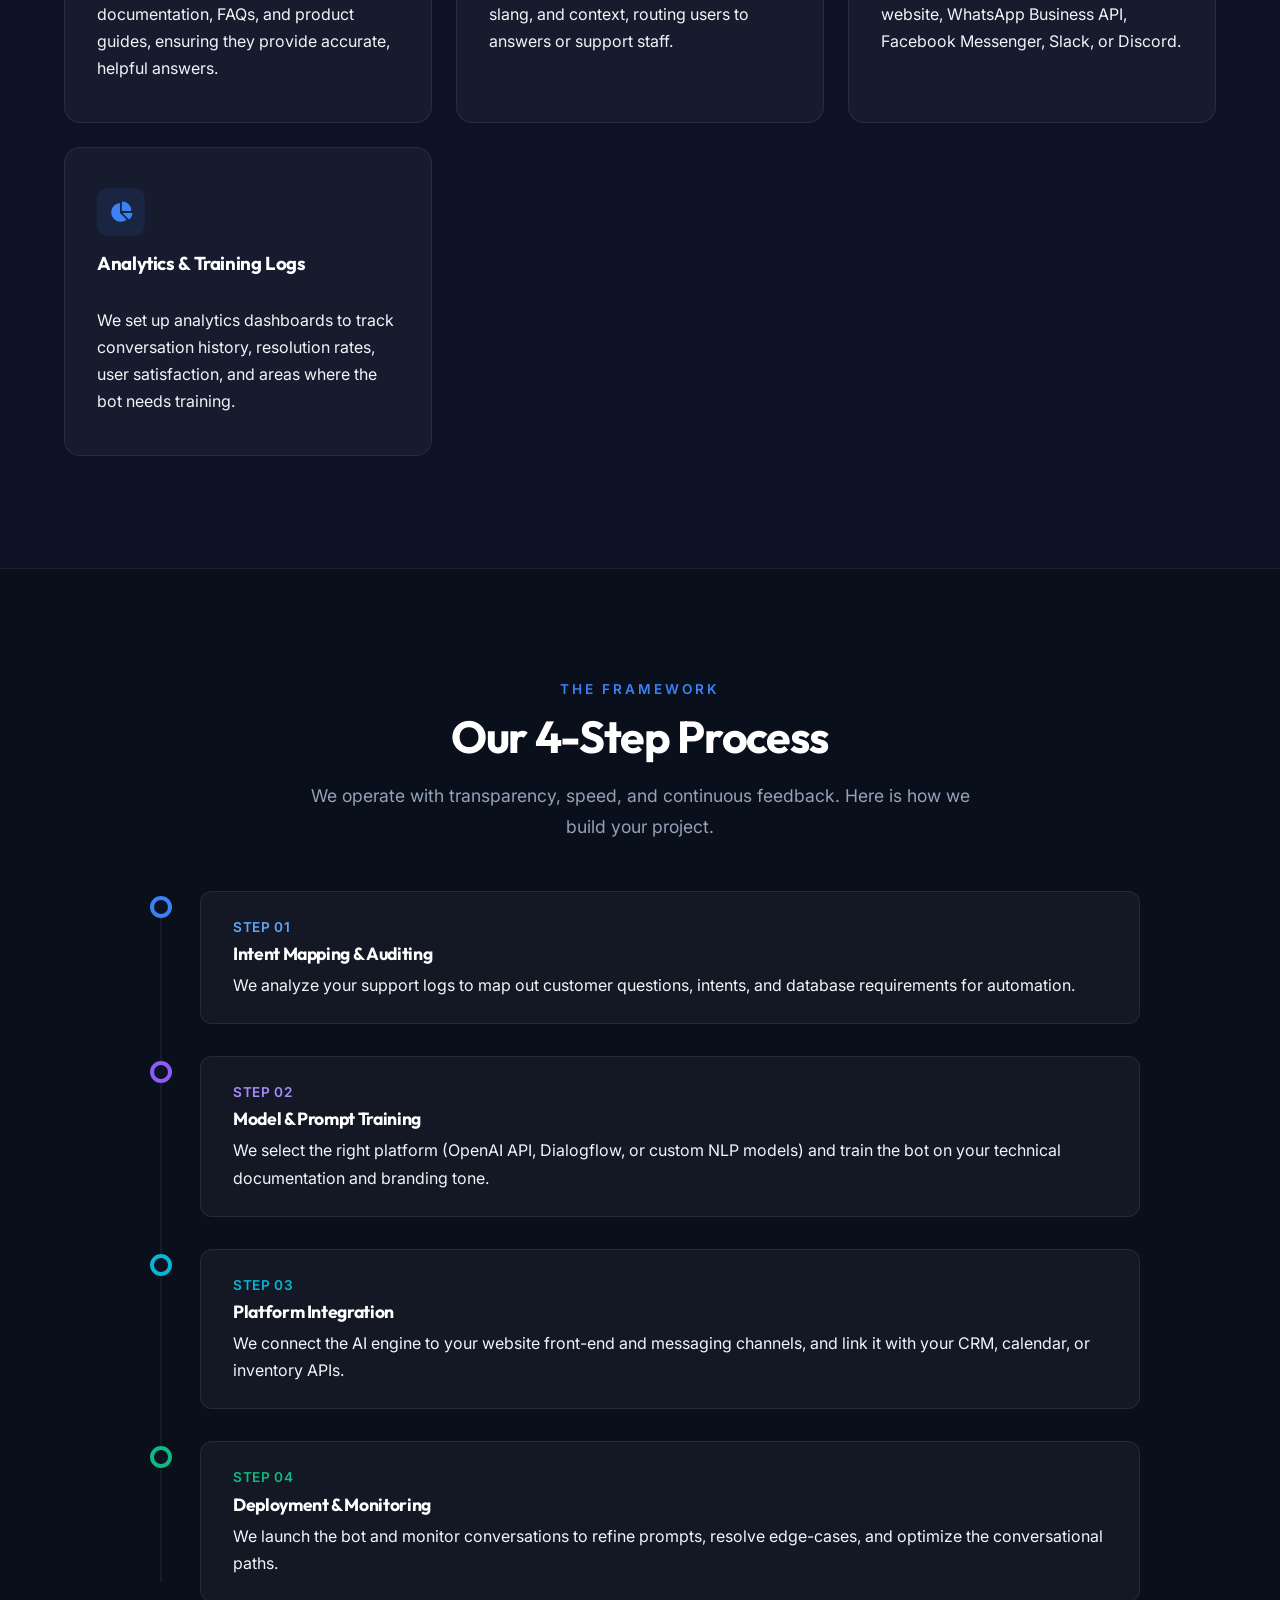
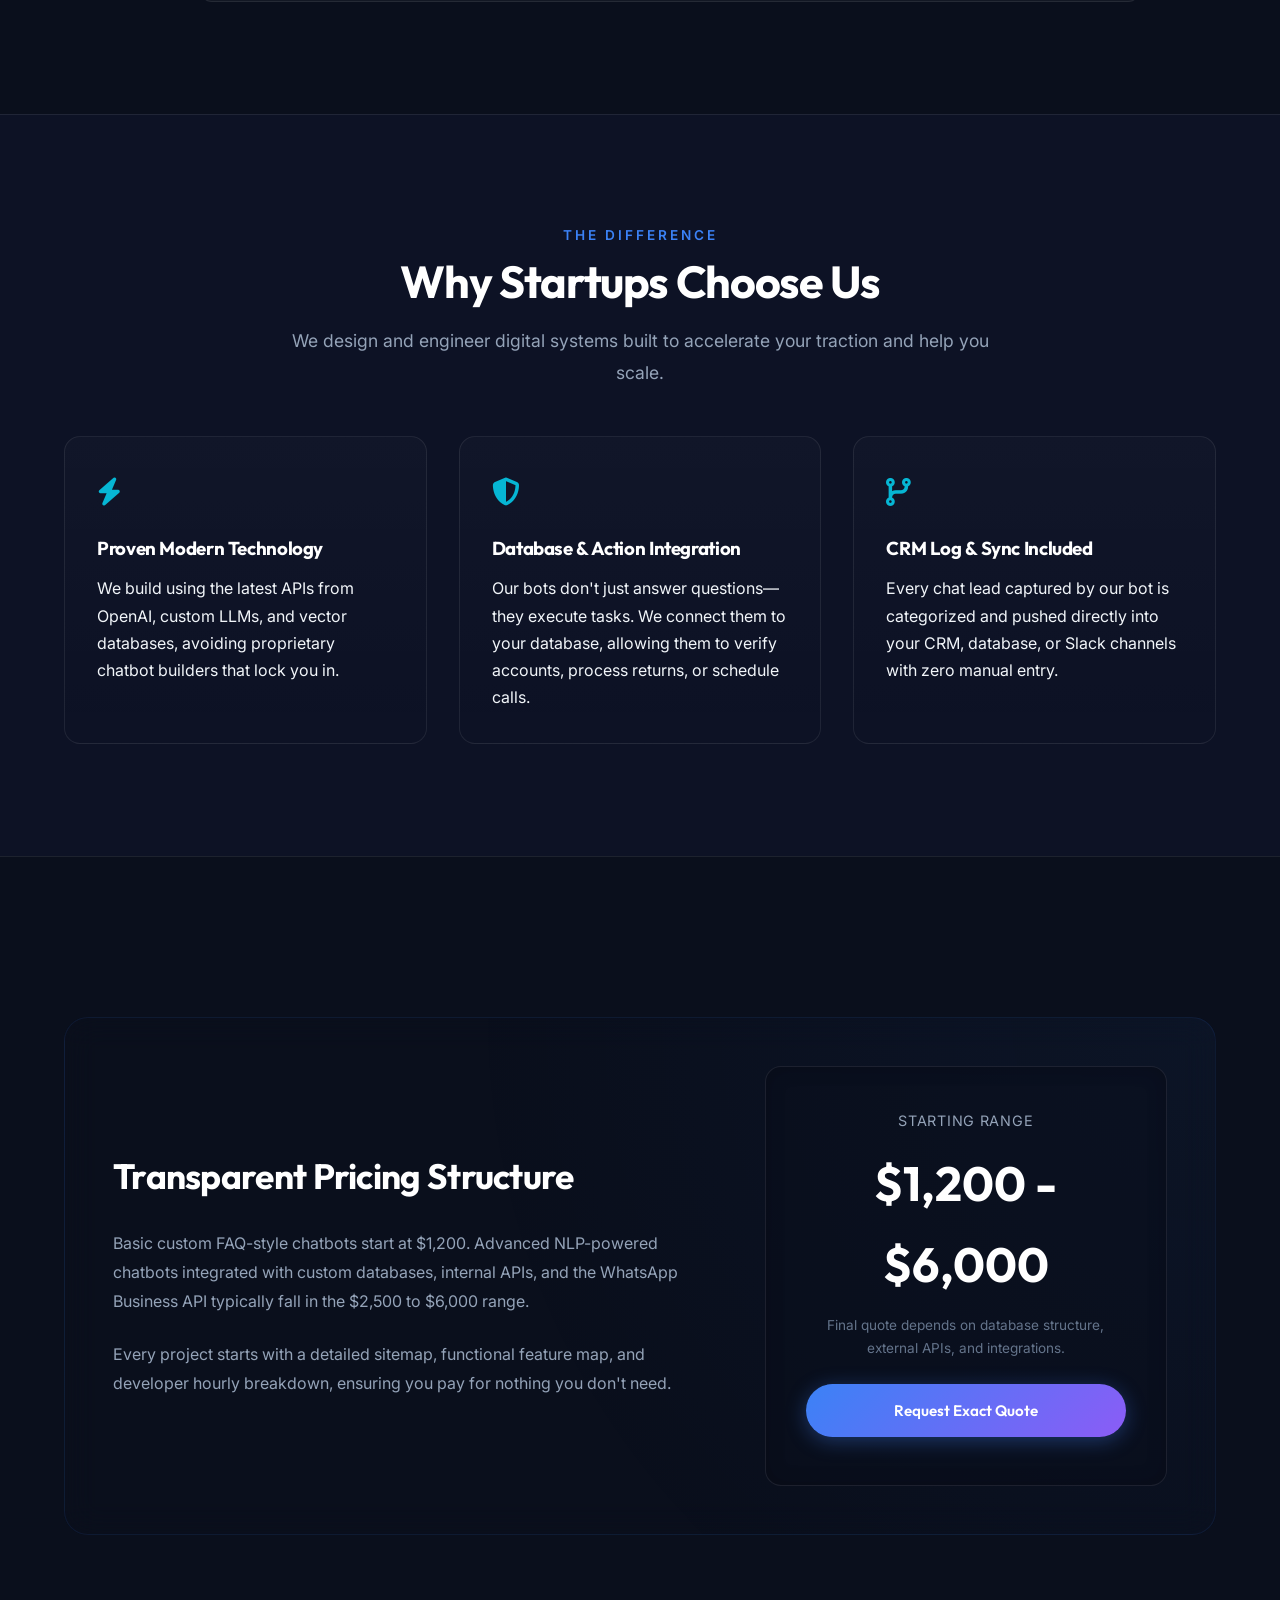
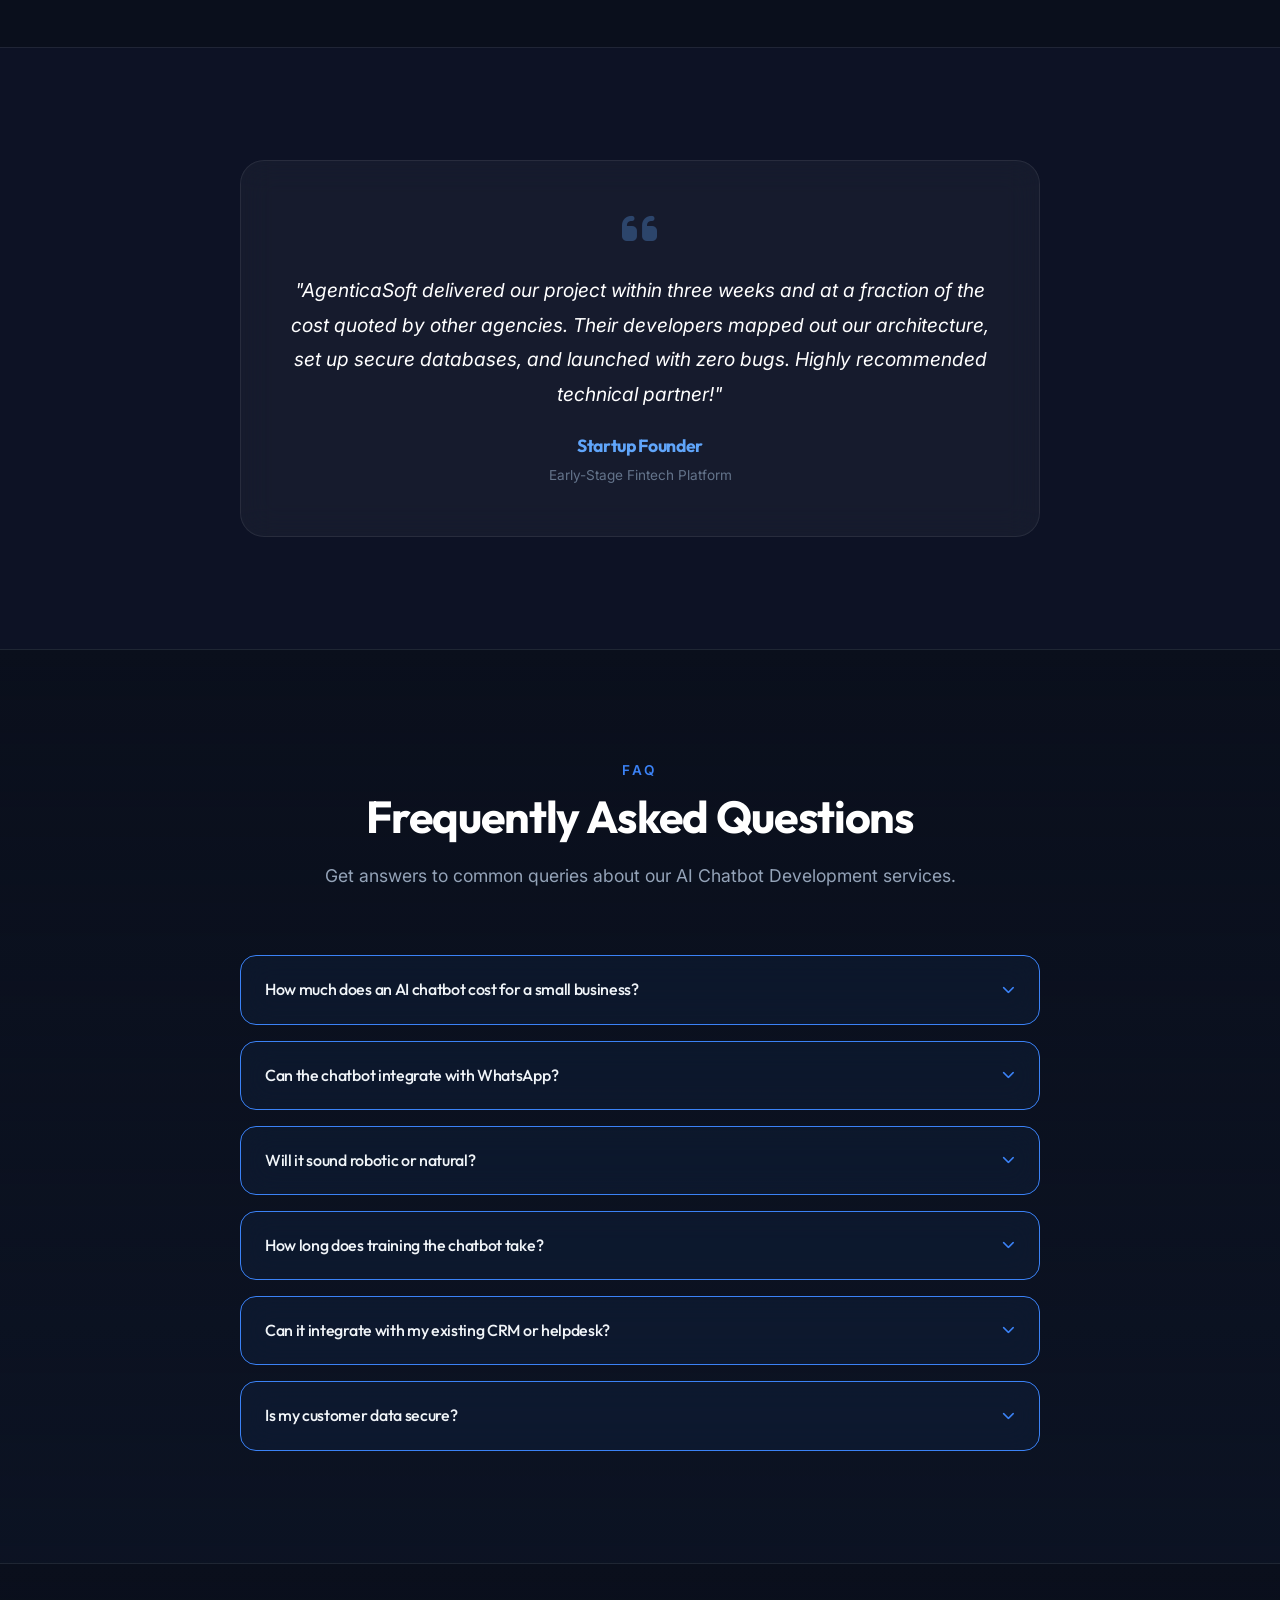
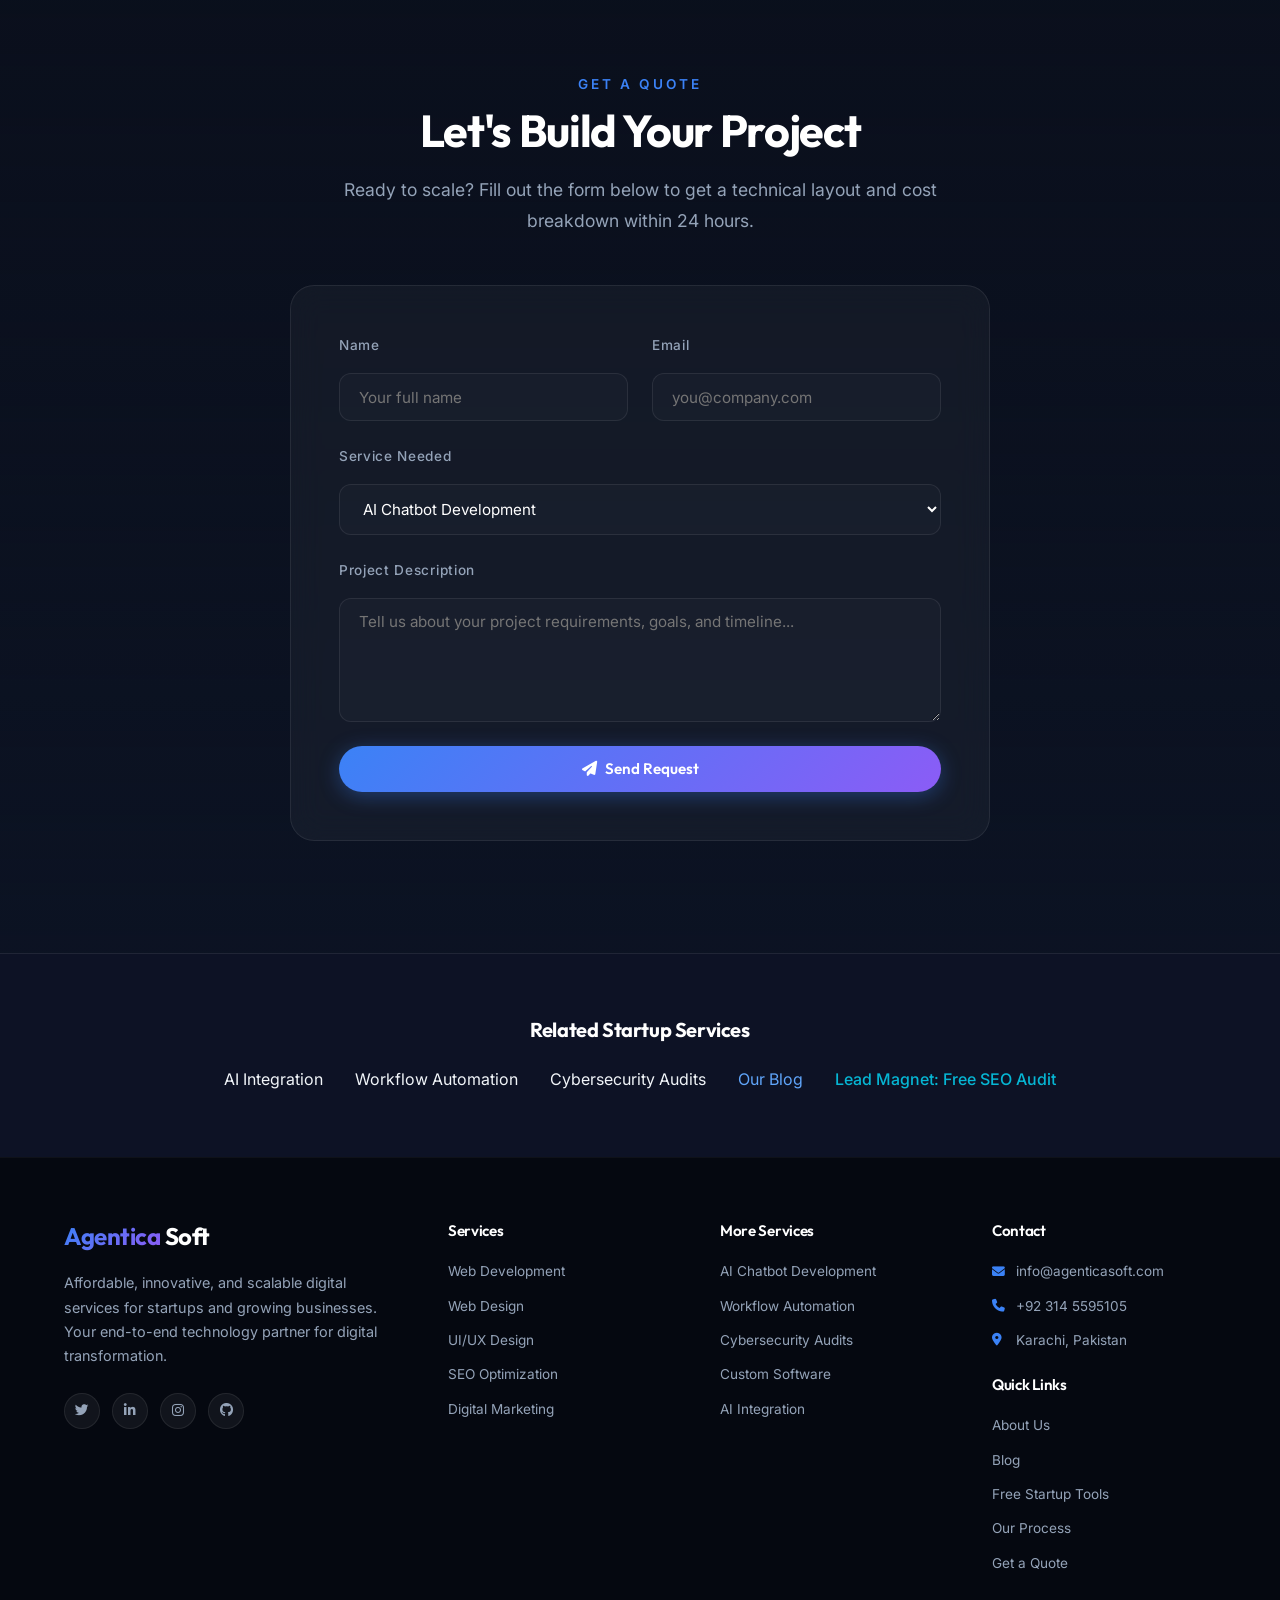
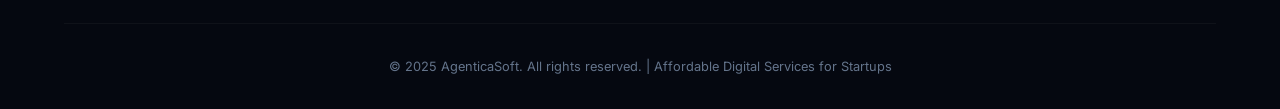
<file: services/ai-chatbot-development.html>
<!DOCTYPE html>
<html lang="en">

<head>
    <meta charset="UTF-8">
    <meta name="viewport" content="width=device-width, initial-scale=1.0">
    <title>AI Chatbot Development for Startups | AgenticaSoft</title>
    <meta name="description"
        content="Custom AI chatbot solutions for websites and platforms to enhance customer engagement and automate support.">
    <meta name="keywords" content="affordable services for startups, affordable web development, cheap web design, startup SEO, digital marketing for startups, AI chatbot development, workflow automation, cybersecurity audit, custom software solutions, affordable digital services">
    <meta name="robots" content="index, follow">
    <link rel="canonical" href="https://agenticasoft.com/services/ai-chatbot-development.html">

    <!-- Open Graph / Facebook -->
    <meta property="og:type" content="website">
    <meta property="og:url" content="https://agenticasoft.com/services/ai-chatbot-development.html">
    <meta property="og:title" content="AI Chatbot Development for Startups | AgenticaSoft">
    <meta property="og:description"
        content="Custom AI chatbot solutions for websites and platforms to enhance customer engagement and automate support.">
    <meta property="og:image" content="https://agenticasoft.com/assets/og-image.jpg">
    <meta property="og:site_name" content="AgenticaSoft">

    <!-- Twitter -->
    <meta property="twitter:card" content="summary_large_image">
    <meta property="twitter:url" content="https://agenticasoft.com/services/ai-chatbot-development.html">
    <meta property="twitter:title" content="AI Chatbot Development for Startups | AgenticaSoft">
    <meta property="twitter:description"
        content="Custom AI chatbot solutions for websites and platforms to enhance customer engagement and automate support.">
    <meta property="twitter:image" content="https://agenticasoft.com/assets/og-image.jpg">

    <!-- Favicon -->
    <link rel="apple-touch-icon" sizes="180x180" href="../uploads/apple-touch-icon.png">
    <link rel="icon" type="image/png" sizes="32x32" href="../uploads/favicon-32x32.png">
    <link rel="icon" href="../uploads/favicon.ico" sizes="any">
    <link rel="manifest" href="../site.webmanifest">

    <!-- Google Fonts -->
    <link rel="preconnect" href="https://fonts.googleapis.com">
    <link rel="preconnect" href="https://fonts.gstatic.com" crossorigin>
    <link
        href="https://fonts.googleapis.com/css2?family=Inter:wght@300;400;500;600;700&family=Outfit:wght@400;500;600;700&display=swap"
        rel="stylesheet">

    <!-- CSS -->
    <link rel="stylesheet" href="../css/style.css">

    <!-- Font Awesome -->
    <link rel="stylesheet" href="https://cdnjs.cloudflare.com/ajax/libs/font-awesome/6.5.0/css/all.min.css">

    <!-- Structured Data — Organization -->
    <script type="application/ld+json">
{
  "@context": "https://schema.org",
  "@type": "Organization",
  "name": "AgenticaSoft",
  "url": "https://agenticasoft.com/",
  "logo": "https://agenticasoft.com/logo.png",
  "description": "AgenticaSoft is a technology solutions startup providing affordable web development, web design, SEO, digital marketing, AI chatbot development, workflow automation, cybersecurity audits, and custom software solutions for startups and businesses.",
  "slogan": "Affordable Digital Solutions for Growing Startups",
  "sameAs": [
    "https://www.facebook.com/AgenticaSoft",
    "https://www.linkedin.com/company/agenticasoft",
    "https://twitter.com/AgenticaSoft"
  ],
  "contactPoint": [
    {
      "@type": "ContactPoint",
      "telephone": "+92 3145595105",
      "contactType": "customer support",
      "areaServed": "Global",
      "availableLanguage": ["English"]
    }
  ],
  "founder": {
    "@type": "Person",
    "name": "Ali Zuhoor"
  },
  "address": {
    "@type": "PostalAddress",
    "streetAddress": "Korangi Crossing",
    "addressLocality": "Karachi",
    "addressRegion": "Sindh",
    "addressCountry": "PK"
  },
  "hasOfferCatalog": {
    "@type": "OfferCatalog",
    "name": "Affordable Digital Services for Startups",
    "itemListElement": [
      {
        "@type": "Offer",
        "itemOffered": {
          "@type": "Service",
          "name": "Affordable Web Development for Startups",
          "description": "Custom business websites, frontend and backend web applications, and CMS development at startup-friendly prices."
        }
      },
      {
        "@type": "Offer",
        "itemOffered": {
          "@type": "Service",
          "name": "Web Design Services",
          "description": "Professional responsive web design, landing pages, and website redesigns for businesses and startups."
        }
      },
      {
        "@type": "Offer",
        "itemOffered": {
          "@type": "Service",
          "name": "UI/UX Design",
          "description": "User experience research, wireframing, prototyping, and design systems for web and mobile applications."
        }
      },
      {
        "@type": "Offer",
        "itemOffered": {
          "@type": "Service",
          "name": "AI Chatbot Development",
          "description": "Custom AI chatbot solutions for websites and platforms to enhance customer engagement and automate support."
        }
      },
      {
        "@type": "Offer",
        "itemOffered": {
          "@type": "Service",
          "name": "AI Integration Services",
          "description": "Integration of AI APIs, machine learning models, and intelligent automation into existing business workflows."
        }
      },
      {
        "@type": "Offer",
        "itemOffered": {
          "@type": "Service",
          "name": "Workflow Automation",
          "description": "Business process automation, API integrations, and robotic process automation to streamline operations and reduce costs."
        }
      },
      {
        "@type": "Offer",
        "itemOffered": {
          "@type": "Service",
          "name": "Affordable SEO Services for Startups",
          "description": "Technical SEO, on-page optimization, local SEO, and content strategy to improve online visibility for startups."
        }
      },
      {
        "@type": "Offer",
        "itemOffered": {
          "@type": "Service",
          "name": "Digital Marketing",
          "description": "Social media marketing, PPC advertising, email marketing, and analytics for startup growth."
        }
      },
      {
        "@type": "Offer",
        "itemOffered": {
          "@type": "Service",
          "name": "Cybersecurity Audits",
          "description": "Vulnerability assessments, penetration testing, security compliance reviews, and hardening for web applications."
        }
      },
      {
        "@type": "Offer",
        "itemOffered": {
          "@type": "Service",
          "name": "Custom Software Solutions",
          "description": "SaaS development, enterprise applications, cloud-native solutions, and custom software for unique business needs."
        }
      }
    ]
  }
}
</script>

    <!-- Clarity Analytics -->
    <script type="text/javascript">
        (function(c,l,a,r,i,t,y){
            c[a]=c[a]||function(){(c[a].q=c[a].q||[]).push(arguments)};
            t=l.createElement(r);t.async=1;t.src="https://www.clarity.ms/tag/"+i;
            y=l.getElementsByTagName(r)[0];y.parentNode.insertBefore(t,y);
        })(window, document, "clarity", "script", "vays2qxbi3");
    </script>
</head>

<body>

    <nav class="navbar" id="navbar">
        <div class="container nav-container">
            <a href="../index.html" class="logo">
                <span class="text-gradient">Agentica</span> Soft
            </a>

            <ul class="nav-links" id="nav-links">
                <li><a href="../index.html#home" class="nav-link">Home</a></li>
                <li><a href="../index.html#about" class="nav-link">About</a></li>
                <li class="nav-item-dropdown">
                    <a href="../index.html#services" class="nav-link dropdown-trigger">Services <i class="fas fa-chevron-down dropdown-arrow"></i></a>
                    <ul class="dropdown-menu">
                        <li><a href="../services/web-development-for-startups.html"><i class="fas fa-laptop-code"></i> Web Development</a></li>
                        <li><a href="../services/web-design-for-startups.html"><i class="fas fa-palette"></i> Web Design</a></li>
                        <li><a href="../services/ui-ux-design.html"><i class="fas fa-pen-ruler"></i> UI/UX Design</a></li>
                        <li><a href="../services/seo-for-startups.html"><i class="fas fa-chart-line"></i> SEO Optimization</a></li>
                        <li><a href="../services/digital-marketing-for-startups.html"><i class="fas fa-bullhorn"></i> Digital Marketing</a></li>
                        <li><a href="../services/ai-chatbot-development.html"><i class="fas fa-robot"></i> AI Chatbots</a></li>
                        <li><a href="../services/workflow-automation.html"><i class="fas fa-gears"></i> Workflow Automation</a></li>
                        <li><a href="../services/cybersecurity-audit.html"><i class="fas fa-shield-halved"></i> Cybersecurity Audits</a></li>
                        <li><a href="../services/custom-software-development.html"><i class="fas fa-code"></i> Custom Software</a></li>
                        <li><a href="../services/ai-integration-services.html"><i class="fas fa-microchip"></i> AI Integration</a></li>
                    </ul>
                </li>
                <li><a href="../index.html#process" class="nav-link">Process</a></li>
                <li><a href="../index.html#lead-magnet" class="nav-link">Free Tools</a></li>
                <li><a href="../blog.html" class="nav-link">Blog</a></li>
                <li><a href="../index.html#contact" class="nav-link">Contact</a></li>
                <li><a href="../index.html#contact" class="btn btn-primary nav-cta">Get Started</a></li>
            </ul>

            <div class="menu-toggle">
                <svg width="24" height="24" viewBox="0 0 24 24" fill="none" xmlns="http://www.w3.org/2000/svg">
                    <path d="M3 12H21" stroke="white" stroke-width="2" stroke-linecap="round" stroke-linejoin="round"/>
                    <path d="M3 6H21" stroke="white" stroke-width="2" stroke-linecap="round" stroke-linejoin="round"/>
                    <path d="M3 18H21" stroke="white" stroke-width="2" stroke-linecap="round" stroke-linejoin="round"/>
                </svg>
            </div>
        </div>
    </nav>

    <div class="breadcrumb-wrap">
        <div class="container">
            <nav aria-label="Breadcrumb">
                <ol class="breadcrumb" itemscope itemtype="https://schema.org/BreadcrumbList">
                    <li class="breadcrumb-item" itemprop="itemListElement" itemscope itemtype="https://schema.org/ListItem">
                        <a href="../index.html" itemprop="item"><span itemprop="name">Home</span></a>
                        <meta itemprop="position" content="1" />
                    </li>
                    <li class="breadcrumb-item" itemprop="itemListElement" itemscope itemtype="https://schema.org/ListItem">
                        <a href="../index.html#services" itemprop="item"><span itemprop="name">Services</span></a>
                        <meta itemprop="position" content="2" />
                    </li>
                    <li class="breadcrumb-item active" itemprop="itemListElement" itemscope itemtype="https://schema.org/ListItem" aria-current="page">
                        <span itemprop="name">AI Chatbot Development</span>
                        <meta itemprop="position" content="3" />
                    </li>
                </ol>
            </nav>
        </div>
    </div>

<!-- Dynamic SEO Metadata & FAQ Schema -->
<script type="application/ld+json">
{
    "@context": "https://schema.org",
    "@type": "FAQPage",
    "mainEntity": [
        {
            "@type": "Question",
            "name": "How much does an AI chatbot cost for a small business?",
            "acceptedAnswer": {
                "@type": "Answer",
                "text": "Our basic conversational chatbot setups start at $1,200. More advanced integrations with vector databases, custom CRM systems, or messaging APIs fall between $2,500 and $6,000. We build them with transparent pricing tiers."
            }
        },
        {
            "@type": "Question",
            "name": "Can the chatbot integrate with WhatsApp?",
            "acceptedAnswer": {
                "@type": "Answer",
                "text": "Yes. We connect chatbots to the WhatsApp Business API using platforms like Twilio or Meta directly. This allows you to interact with customer queries, send order notifications, and capture leads automatically on WhatsApp."
            }
        },
        {
            "@type": "Question",
            "name": "Will it sound robotic or natural?",
            "acceptedAnswer": {
                "@type": "Answer",
                "text": "Our chatbots sound natural because they are powered by modern Large Language Models (LLMs) and custom prompt engineering. We define your brand's tone, vocabulary constraints, and guidelines to ensure it sounds helpful and polite."
            }
        },
        {
            "@type": "Question",
            "name": "How long does training the chatbot take?",
            "acceptedAnswer": {
                "@type": "Answer",
                "text": "The initial build and training take 2 to 3 weeks. We feed the bot your product documentation, website content, and FAQs. The model continues to learn and improve as it processes conversations."
            }
        },
        {
            "@type": "Question",
            "name": "Can it integrate with my existing CRM or helpdesk?",
            "acceptedAnswer": {
                "@type": "Answer",
                "text": "Yes. We build webhook integrations to connect the chatbot with CRM and helpdesk systems like HubSpot, Salesforce, Zoho, Zendesk, or Slack, ensuring smooth lead handoffs."
            }
        },
        {
            "@type": "Question",
            "name": "Is my customer data secure?",
            "acceptedAnswer": {
                "@type": "Answer",
                "text": "Absolutely. We implement secure data endpoints, follow OWASP security guidelines, handle API key encryption, and ensure the chatbot does not store sensitive PII data, keeping your user databases secure."
            }
        }
    ]
}
</script>

<!-- Service Hero Section -->
<section class="service-hero">
    <!-- Background Glow Effects -->
    <div class="glow-effect" style="top: -80px; left: -80px; width: 600px; height: 600px; opacity: 0.4;"></div>
    <div class="glow-effect" style="bottom: -50px; right: -50px; width: 500px; height: 500px; background: radial-gradient(circle, rgba(6, 182, 212, 0.12) 0%, transparent 70%);"></div>

    <div class="container">
        <div class="service-hero-grid">
            <div class="reveal active">
                <div class="service-meta-badge">
                    <i class="fas fa-robot"></i> AI Chatbot Development
                </div>

                <h1 class="hero-title" style="margin-bottom: 1.5rem; font-size: 3rem; line-height: 1.2;">
                    AI Chatbots That Work While You Sleep
                </h1>

                <p class="hero-desc" style="margin-bottom: 2rem; color: var(--text-muted); font-size: 1.1rem; line-height: 1.8;">
                    Customer support is one of the most expensive parts of scaling a business. As your user base grows, so does the volume of repetitive queries, leading to slow response times, frustrated users, and high support costs. At AgenticaSoft, we develop custom AI chatbots that automate up to 80% of routine customer support tickets, answer questions 24/7, and capture qualified leads. Our chatbots are not basic, rule-based systems that annoy users with generic menus. We build NLP-powered (Natural Language Processing) conversational assistants that integrate with the OpenAI API, custom LLMs, and your company database. This ensures your chatbot sounds natural, understands context, and can execute actions like tracking orders or booking meetings.
                </p>

                <div class="hero-actions">
                    <a href="#quote-form" class="btn btn-primary">
                        <i class="fas fa-rocket"></i> Get a Free Quote
                    </a>
                    <a href="#deliverables" class="btn btn-outline">
                        <i class="fas fa-list-check"></i> What's Included
                    </a>
                </div>

                <div class="hero-trust-badges" style="margin-top: 2.5rem;">
                    <div><i class="fas fa-check-circle" style="color: var(--success-color);"></i> Startup-Friendly Rates</div>
                    <div><i class="fas fa-check-circle" style="color: var(--primary-light);"></i> Scale-Ready Stack</div>
                    <div><i class="fas fa-check-circle" style="color: var(--accent-color);"></i> Direct Dev Team</div>
                </div>
            </div>

            <!-- "Who This Is For" Side Block -->
            <div class="glass-card reveal active" style="padding: 2.5rem; border-color: rgba(239, 68, 68, 0.15);">
                <h3 style="font-size: 1.4rem; color: #fff; margin-bottom: 1rem;">
                    <i class="fas fa-circle-exclamation" style="color: var(--danger-color); margin-right: 0.5rem;"></i>
                    Who This Is For
                </h3>
                <p style="color: var(--text-muted); font-size: 0.95rem; line-height: 1.6;">
                    Building a startup is hard. We help founders solve the exact product challenges that hold back growth.
                </p>
                <div class="pain-points-list">
                    
                <div class="pain-point-item">
                    <i class="fas fa-times-circle"></i>
                    <div class="pain-point-text">
                        <h5>High Support Workload</h5>
                        <p>Your team is spending hours answering the same repetitive questions about pricing, features, logins, or delivery status, slowing down growth.</p>
                    </div>
                </div>
                <div class="pain-point-item">
                    <i class="fas fa-times-circle"></i>
                    <div class="pain-point-text">
                        <h5>Slow Response Times</h5>
                        <p>Leads are landing on your website outside business hours and leaving because you don't have a system to answer queries immediately.</p>
                    </div>
                </div>
                <div class="pain-point-item">
                    <i class="fas fa-times-circle"></i>
                    <div class="pain-point-text">
                        <h5>Poor Lead Conversion</h5>
                        <p>Your current contact form has a low completion rate, and you lack a system to capture, pre-qualify, and log website visitors automatically.</p>
                    </div>
                </div>
                </div>
            </div>
        </div>
    </div>
</section>

<!-- Deliverables Section -->
<section id="deliverables" class="services-section" style="border-top: 1px solid var(--card-border); background: var(--dark-bg-alt);">
    <div class="container">
        <div class="header-center" style="text-align: center; margin-bottom: 3rem;">
            <h2 class="section-title">
                <span>Deliverables</span>
                What We Deliver
            </h2>
            <p class="section-subtitle" style="max-width: 700px; margin: 0 auto; color: var(--text-muted);">
                Our services are transparent and deliverable-focused. Here is exactly what is included in our code packages.
            </p>
        </div>

        <div class="service-deliverables-grid">
            
            <div class="deliverable-card">
                <div class="deliverable-icon">
                    <i class="fas fa-comments"></i>
                </div>
                <h3>Custom AI Chatbots</h3>
                <p>We design conversational agents trained specifically on your company documentation, FAQs, and product guides, ensuring they provide accurate, helpful answers.</p>
            </div>
            <div class="deliverable-card">
                <div class="deliverable-icon">
                    <i class="fas fa-brain"></i>
                </div>
                <h3>NLP &amp; Intent Recognition</h3>
                <p>Using Natural Language Processing, our chatbots understand spelling errors, slang, and context, routing users to answers or support staff.</p>
            </div>
            <div class="deliverable-card">
                <div class="deliverable-icon">
                    <i class="fas fa-share-nodes"></i>
                </div>
                <h3>Multi-Platform Integration</h3>
                <p>We deploy your chatbot across multiple channels, including your custom website, WhatsApp Business API, Facebook Messenger, Slack, or Discord.</p>
            </div>
            <div class="deliverable-card">
                <div class="deliverable-icon">
                    <i class="fas fa-chart-pie"></i>
                </div>
                <h3>Analytics &amp; Training Logs</h3>
                <p>We set up analytics dashboards to track conversation history, resolution rates, user satisfaction, and areas where the bot needs training.</p>
            </div>
        </div>
    </div>
</section>

<!-- Timeline / Process Section -->
<section class="process-section" style="padding: var(--section-spacing) 0; border-top: 1px solid var(--card-border);">
    <div class="container">
        <div class="header-center" style="text-align: center; margin-bottom: 3rem;">
            <h2 class="section-title">
                <span>The Framework</span>
                Our 4-Step Process
            </h2>
            <p class="section-subtitle" style="max-width: 700px; margin: 0 auto; color: var(--text-muted);">
                We operate with transparency, speed, and continuous feedback. Here is how we build your project.
            </p>
        </div>

        <div class="process-timeline">
            
            <div class="timeline-step reveal">
                <div class="timeline-dot"></div>
                <div class="timeline-content">
                    <span class="timeline-num">Step 01</span>
                    <h4>Intent Mapping &amp; Auditing</h4>
                    <p>We analyze your support logs to map out customer questions, intents, and database requirements for automation.</p>
                </div>
            </div>
            <div class="timeline-step reveal">
                <div class="timeline-dot"></div>
                <div class="timeline-content">
                    <span class="timeline-num">Step 02</span>
                    <h4>Model &amp; Prompt Training</h4>
                    <p>We select the right platform (OpenAI API, Dialogflow, or custom NLP models) and train the bot on your technical documentation and branding tone.</p>
                </div>
            </div>
            <div class="timeline-step reveal">
                <div class="timeline-dot"></div>
                <div class="timeline-content">
                    <span class="timeline-num">Step 03</span>
                    <h4>Platform Integration</h4>
                    <p>We connect the AI engine to your website front-end and messaging channels, and link it with your CRM, calendar, or inventory APIs.</p>
                </div>
            </div>
            <div class="timeline-step reveal">
                <div class="timeline-dot"></div>
                <div class="timeline-content">
                    <span class="timeline-num">Step 04</span>
                    <h4>Deployment &amp; Monitoring</h4>
                    <p>We launch the bot and monitor conversations to refine prompts, resolve edge-cases, and optimize the conversational paths.</p>
                </div>
            </div>
        </div>
    </div>
</section>

<!-- Why Choose AgenticaSoft -->
<section class="why-section" style="padding: var(--section-spacing) 0; border-top: 1px solid var(--card-border); background: var(--dark-bg-alt);">
    <div class="container">
        <div class="header-center" style="text-align: center; margin-bottom: 3rem;">
            <h2 class="section-title">
                <span>The Difference</span>
                Why Startups Choose Us
            </h2>
            <p class="section-subtitle" style="max-width: 700px; margin: 0 auto; color: var(--text-muted);">
                We design and engineer digital systems built to accelerate your traction and help you scale.
            </p>
        </div>

        <div class="why-grid">
            
            <div class="why-card reveal" style="transition-delay: 0s;">
                <div class="why-card-icon">
                    <i class="fas fa-bolt"></i>
                </div>
                <h3>Proven Modern Technology</h3>
                <p>We build using the latest APIs from OpenAI, custom LLMs, and vector databases, avoiding proprietary chatbot builders that lock you in.</p>
            </div>
            <div class="why-card reveal" style="transition-delay: 0.1s;">
                <div class="why-card-icon">
                    <i class="fas fa-shield-halved"></i>
                </div>
                <h3>Database &amp; Action Integration</h3>
                <p>Our bots don't just answer questions—they execute tasks. We connect them to your database, allowing them to verify accounts, process returns, or schedule calls.</p>
            </div>
            <div class="why-card reveal" style="transition-delay: 0.2s;">
                <div class="why-card-icon">
                    <i class="fas fa-code-branch"></i>
                </div>
                <h3>CRM Log &amp; Sync Included</h3>
                <p>Every chat lead captured by our bot is categorized and pushed directly into your CRM, database, or Slack channels with zero manual entry.</p>
            </div>
        </div>
    </div>
</section>

<!-- Pricing Signal Block -->
<section class="pricing-section" style="padding: var(--section-spacing) 0; border-top: 1px solid var(--card-border);">
    <div class="container">
        <div class="glass-card pricing-signal-box reveal" style="border-radius: var(--radius-xl);">
            <div class="pricing-signal-grid">
                <div class="pricing-signal-info">
                    <h2 style="font-size: 2.2rem; color: #fff; margin-bottom: 0.5rem; font-family: var(--font-heading);">
                        Transparent Pricing Structure
                    </h2>
                    <p style="color: var(--text-muted); line-height: 1.8; font-size: 1rem;">
                        Basic custom FAQ-style chatbots start at $1,200. Advanced NLP-powered chatbots integrated with custom databases, internal APIs, and the WhatsApp Business API typically fall in the $2,500 to $6,000 range.
                    </p>
                    <p style="color: var(--text-muted); line-height: 1.8; font-size: 1rem;">
                        Every project starts with a detailed sitemap, functional feature map, and developer hourly breakdown, ensuring you pay for nothing you don't need.
                    </p>
                </div>
                <div class="pricing-signal-price">
                    <span class="price-sub">Starting Range</span>
                    <div class="price-val">$1,200 - $6,000</div>
                    <p style="color: var(--text-dim); font-size: 0.85rem; margin-bottom: 1.5rem;">
                        Final quote depends on database structure, external APIs, and integrations.
                    </p>
                    <a href="#quote-form" class="btn btn-primary" style="display: inline-block; width: 100%;">
                        Request Exact Quote
                    </a>
                </div>
            </div>
        </div>
    </div>
</section>

<!-- Client Review Block Placeholder -->
<section class="testimonials-section" style="padding: var(--section-spacing) 0; border-top: 1px solid var(--card-border); background: var(--dark-bg-alt);">
    <div class="container" style="text-align: center;">
        <div class="glass-card reveal" style="max-width: 800px; margin: 0 auto; padding: 3rem; border-radius: var(--radius-xl);">
            <i class="fas fa-quote-left" style="font-size: 2.5rem; color: var(--primary-light); opacity: 0.3; margin-bottom: 1.5rem; display: block;"></i>
            <p style="font-size: 1.2rem; color: #fff; font-style: italic; line-height: 1.8; margin-bottom: 1.5rem;">
                "AgenticaSoft delivered our project within three weeks and at a fraction of the cost quoted by other agencies. Their developers mapped out our architecture, set up secure databases, and launched with zero bugs. Highly recommended technical partner!"
            </p>
            <h4 style="font-size: 1.1rem; color: var(--primary-light); margin-bottom: 0.25rem;">Startup Founder</h4>
            <span style="font-size: 0.85rem; color: var(--text-dim);">Early-Stage Fintech Platform</span>
        </div>
    </div>
</section>

<!-- FAQs Section -->
<section id="faq" class="faq-section" style="padding: var(--section-spacing) 0; border-top: 1px solid var(--card-border);">
    <div class="container">
        <div class="header-center" style="text-align: center; margin-bottom: 4rem;">
            <h2 class="section-title">
                <span>FAQ</span>
                Frequently Asked Questions
            </h2>
            <p class="section-subtitle" style="max-width: 700px; margin: 0 auto; color: var(--text-muted);">
                Get answers to common queries about our AI Chatbot Development services.
            </p>
        </div>

        <div class="faq-grid" style="max-width: 800px; margin: 0 auto; display: flex; flex-direction: column; gap: 1rem;">
            
            <div class="glass-card faq-item reveal" style="transition-delay: 0s;">
                <div class="faq-question">
                    <h4>How much does an AI chatbot cost for a small business?</h4>
                    <i class="fas fa-chevron-down"></i>
                </div>
                <div class="faq-answer">
                    <p>Our basic conversational chatbot setups start at $1,200. More advanced integrations with vector databases, custom CRM systems, or messaging APIs fall between $2,500 and $6,000. We build them with transparent pricing tiers.</p>
                </div>
            </div>
            <div class="glass-card faq-item reveal" style="transition-delay: 0.05s;">
                <div class="faq-question">
                    <h4>Can the chatbot integrate with WhatsApp?</h4>
                    <i class="fas fa-chevron-down"></i>
                </div>
                <div class="faq-answer">
                    <p>Yes. We connect chatbots to the WhatsApp Business API using platforms like Twilio or Meta directly. This allows you to interact with customer queries, send order notifications, and capture leads automatically on WhatsApp.</p>
                </div>
            </div>
            <div class="glass-card faq-item reveal" style="transition-delay: 0.1s;">
                <div class="faq-question">
                    <h4>Will it sound robotic or natural?</h4>
                    <i class="fas fa-chevron-down"></i>
                </div>
                <div class="faq-answer">
                    <p>Our chatbots sound natural because they are powered by modern Large Language Models (LLMs) and custom prompt engineering. We define your brand's tone, vocabulary constraints, and guidelines to ensure it sounds helpful and polite.</p>
                </div>
            </div>
            <div class="glass-card faq-item reveal" style="transition-delay: 0.15s;">
                <div class="faq-question">
                    <h4>How long does training the chatbot take?</h4>
                    <i class="fas fa-chevron-down"></i>
                </div>
                <div class="faq-answer">
                    <p>The initial build and training take 2 to 3 weeks. We feed the bot your product documentation, website content, and FAQs. The model continues to learn and improve as it processes conversations.</p>
                </div>
            </div>
            <div class="glass-card faq-item reveal" style="transition-delay: 0.2s;">
                <div class="faq-question">
                    <h4>Can it integrate with my existing CRM or helpdesk?</h4>
                    <i class="fas fa-chevron-down"></i>
                </div>
                <div class="faq-answer">
                    <p>Yes. We build webhook integrations to connect the chatbot with CRM and helpdesk systems like HubSpot, Salesforce, Zoho, Zendesk, or Slack, ensuring smooth lead handoffs.</p>
                </div>
            </div>
            <div class="glass-card faq-item reveal" style="transition-delay: 0.25s;">
                <div class="faq-question">
                    <h4>Is my customer data secure?</h4>
                    <i class="fas fa-chevron-down"></i>
                </div>
                <div class="faq-answer">
                    <p>Absolutely. We implement secure data endpoints, follow OWASP security guidelines, handle API key encryption, and ensure the chatbot does not store sensitive PII data, keeping your user databases secure.</p>
                </div>
            </div>
        </div>
    </div>
</section>

<!-- Final CTA + Lead Form -->
<section id="quote-form" class="contact-section" style="border-top: 1px solid var(--card-border); background: linear-gradient(180deg, var(--dark-bg) 0%, rgba(59, 130, 246, 0.03) 100%); padding: var(--section-spacing) 0;">
    <div class="container contact-form-container">
        <h2 class="section-title" style="text-align: center;">
            <span>Get a Quote</span>
            Let's Build Your Project
        </h2>
        <p class="section-subtitle" style="text-align: center; max-width: 600px; margin: 0 auto 3rem auto; color: var(--text-muted);">
            Ready to scale? Fill out the form below to get a technical layout and cost breakdown within 24 hours.
        </p>

        <div class="glass-card reveal" style="max-width: 700px; margin: 0 auto; padding: 3rem; border-radius: var(--radius-xl);">
            <form action="" method="POST" class="contact-form">
                <div class="contact-form-grid">
                    <div class="form-group">
                        <label for="contact-name">Name</label>
                        <input type="text" id="contact-name" name="name" required class="form-control" placeholder="Your full name">
                    </div>
                    <div class="form-group">
                        <label for="contact-email">Email</label>
                        <input type="email" id="contact-email" name="email" required class="form-control" placeholder="you@company.com">
                    </div>
                </div>

                <div class="form-group">
                    <label for="contact-service">Service Needed</label>
                    <select id="contact-service" name="service" class="form-control">
                        <option value="AI Chatbot Development" selected>AI Chatbot Development</option>
                        <option value="Web Development">Web Development</option>
                        <option value="Web Design">Web Design</option>
                        <option value="UI/UX Design">UI/UX Design</option>
                        <option value="AI Chatbot Development">AI Chatbot Development</option>
                        <option value="AI Integration">AI Integration</option>
                        <option value="Workflow Automation">Workflow Automation</option>
                        <option value="SEO Optimization">SEO Optimization</option>
                        <option value="Digital Marketing">Digital Marketing</option>
                        <option value="Cybersecurity Audit">Cybersecurity Audit</option>
                        <option value="Custom Software">Custom Software Solutions</option>
                    </select>
                </div>

                <div class="form-group">
                    <label for="contact-message">Project Description</label>
                    <textarea id="contact-message" name="message" rows="5" required class="form-control" placeholder="Tell us about your project requirements, goals, and timeline..."></textarea>
                </div>

                <button type="submit" id="submit-btn" class="btn btn-primary" style="width: 100%;">
                    <i class="fas fa-paper-plane"></i> Send Request
                </button>
            </form>
        </div>
    </div>
</section>

<!-- Footer Quick Links / Related Services -->
<section class="related-services-section" style="padding: 4rem 0; border-top: 1px solid var(--card-border); background: var(--dark-bg-alt);">
    <div class="container" style="text-align: center;">
        <h3 style="margin-bottom: 1.5rem; font-size: 1.25rem;">Related Startup Services</h3>
        <ul style="display: flex; justify-content: center; gap: 2rem; flex-wrap: wrap; list-style: none;">
            <li><a href="../services/ai-integration-services.html">AI Integration</a></li><li><a href="../services/workflow-automation.html">Workflow Automation</a></li><li><a href="../services/cybersecurity-audit.html">Cybersecurity Audits</a></li>
            <li><a href="../blog.html" style="color: var(--primary-light);">Our Blog</a></li>
            <li><a href="../index.html#lead-magnet" style="color: var(--accent-color); font-weight: 500;">Lead Magnet: Free SEO Audit</a></li>
        </ul>
    </div>
</section>
    <footer class="site-footer">
        <div class="container">
            <div class="footer-grid">
                <div class="footer-brand">
                    <h3 class="logo" style="margin-bottom: 1.25rem;"><span class="text-gradient">Agentica</span> Soft</h3>
                    <p>
                        Affordable, innovative, and scalable digital services for startups and growing businesses. Your end-to-end technology partner for digital transformation.
                    </p>
                    <div class="footer-socials">
                        <a href="#" aria-label="Twitter"><i class="fab fa-twitter"></i></a>
                        <a href="https://www.linkedin.com/company/agenticasoft" target="_blank" aria-label="LinkedIn"><i class="fab fa-linkedin-in"></i></a>
                        <a href="#" aria-label="Instagram"><i class="fab fa-instagram"></i></a>
                        <a href="#" aria-label="GitHub"><i class="fab fa-github"></i></a>
                    </div>
                </div>
                
                <div>
                    <h4>Services</h4>
                    <ul class="footer-links">
                        <li><a href="../index.html#services">Web Development</a></li>
                        <li><a href="../index.html#services">Web Design</a></li>
                        <li><a href="../index.html#services">UI/UX Design</a></li>
                        <li><a href="../index.html#services">SEO Optimization</a></li>
                        <li><a href="../index.html#services">Digital Marketing</a></li>
                    </ul>
                </div>

                <div>
                    <h4>More Services</h4>
                    <ul class="footer-links">
                        <li><a href="../index.html#services">AI Chatbot Development</a></li>
                        <li><a href="../index.html#services">Workflow Automation</a></li>
                        <li><a href="../index.html#services">Cybersecurity Audits</a></li>
                        <li><a href="../index.html#services">Custom Software</a></li>
                        <li><a href="../index.html#services">AI Integration</a></li>
                    </ul>
                </div>

                <div>
                    <h4>Contact</h4>
                    <ul class="footer-links">
                        <li><i class="fas fa-envelope"></i> info@agenticasoft.com</li>
                        <li><i class="fas fa-phone"></i> +92 314 5595105</li>
                        <li><i class="fas fa-map-marker-alt"></i> Karachi, Pakistan</li>
                    </ul>

                    <h4 style="margin-top: 1.5rem;">Quick Links</h4>
                    <ul class="footer-links">
                        <li><a href="../index.html#about">About Us</a></li>
                        <li><a href="../blog.html">Blog</a></li>
                        <li><a href="../index.html#lead-magnet">Free Startup Tools</a></li>
                        <li><a href="../index.html#process">Our Process</a></li>
                        <li><a href="../index.html#contact">Get a Quote</a></li>
                    </ul>
                </div>
            </div>
            
            <div class="footer-bottom">
                <p>&copy; 2025 AgenticaSoft. All rights reserved. | Affordable Digital Services for Startups</p>
            </div>
        </div>
    </footer>

    <!-- Sticky WhatsApp Icon -->
    <a href="https://wa.me/923145595105" target="_blank" class="whatsapp-btn" aria-label="Chat on WhatsApp">
        <i class="fab fa-whatsapp"></i>
    </a>

    <script src="../js/script.js"></script>
   
</body>
</html>
</file>
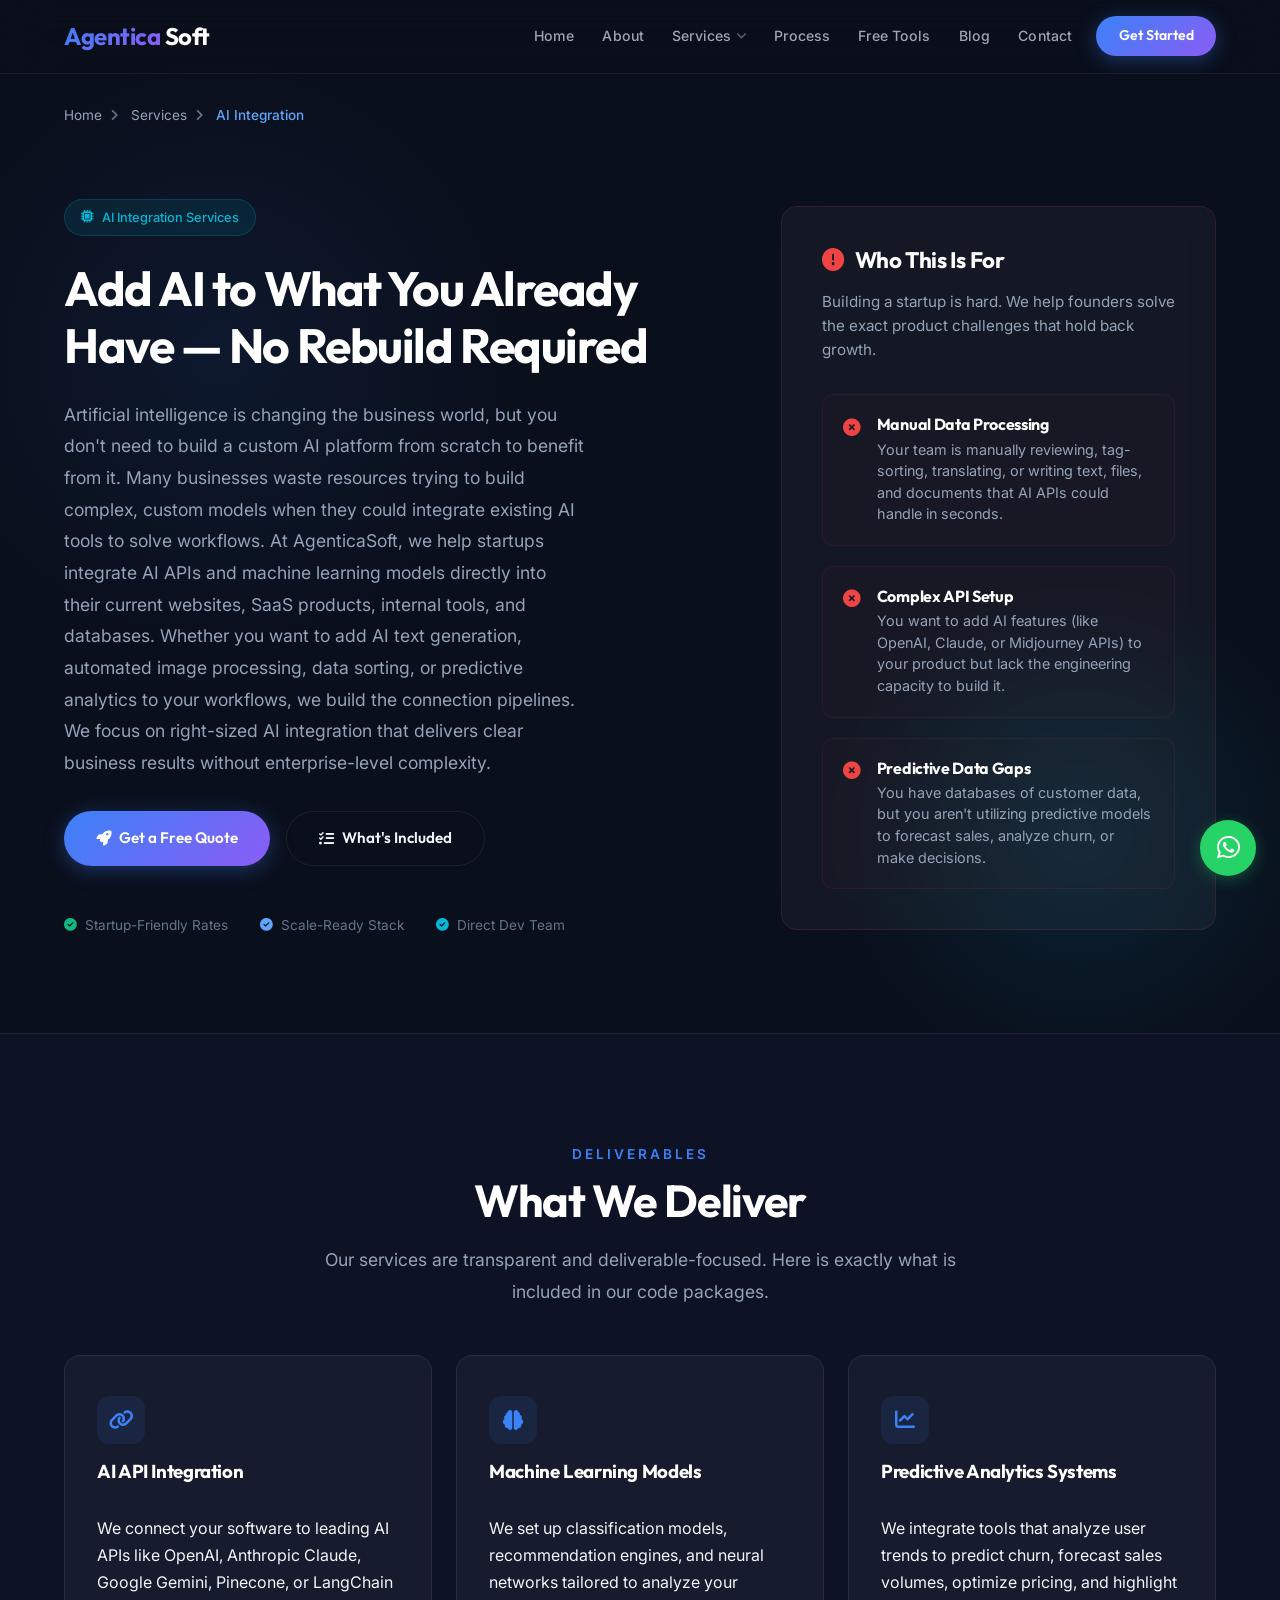
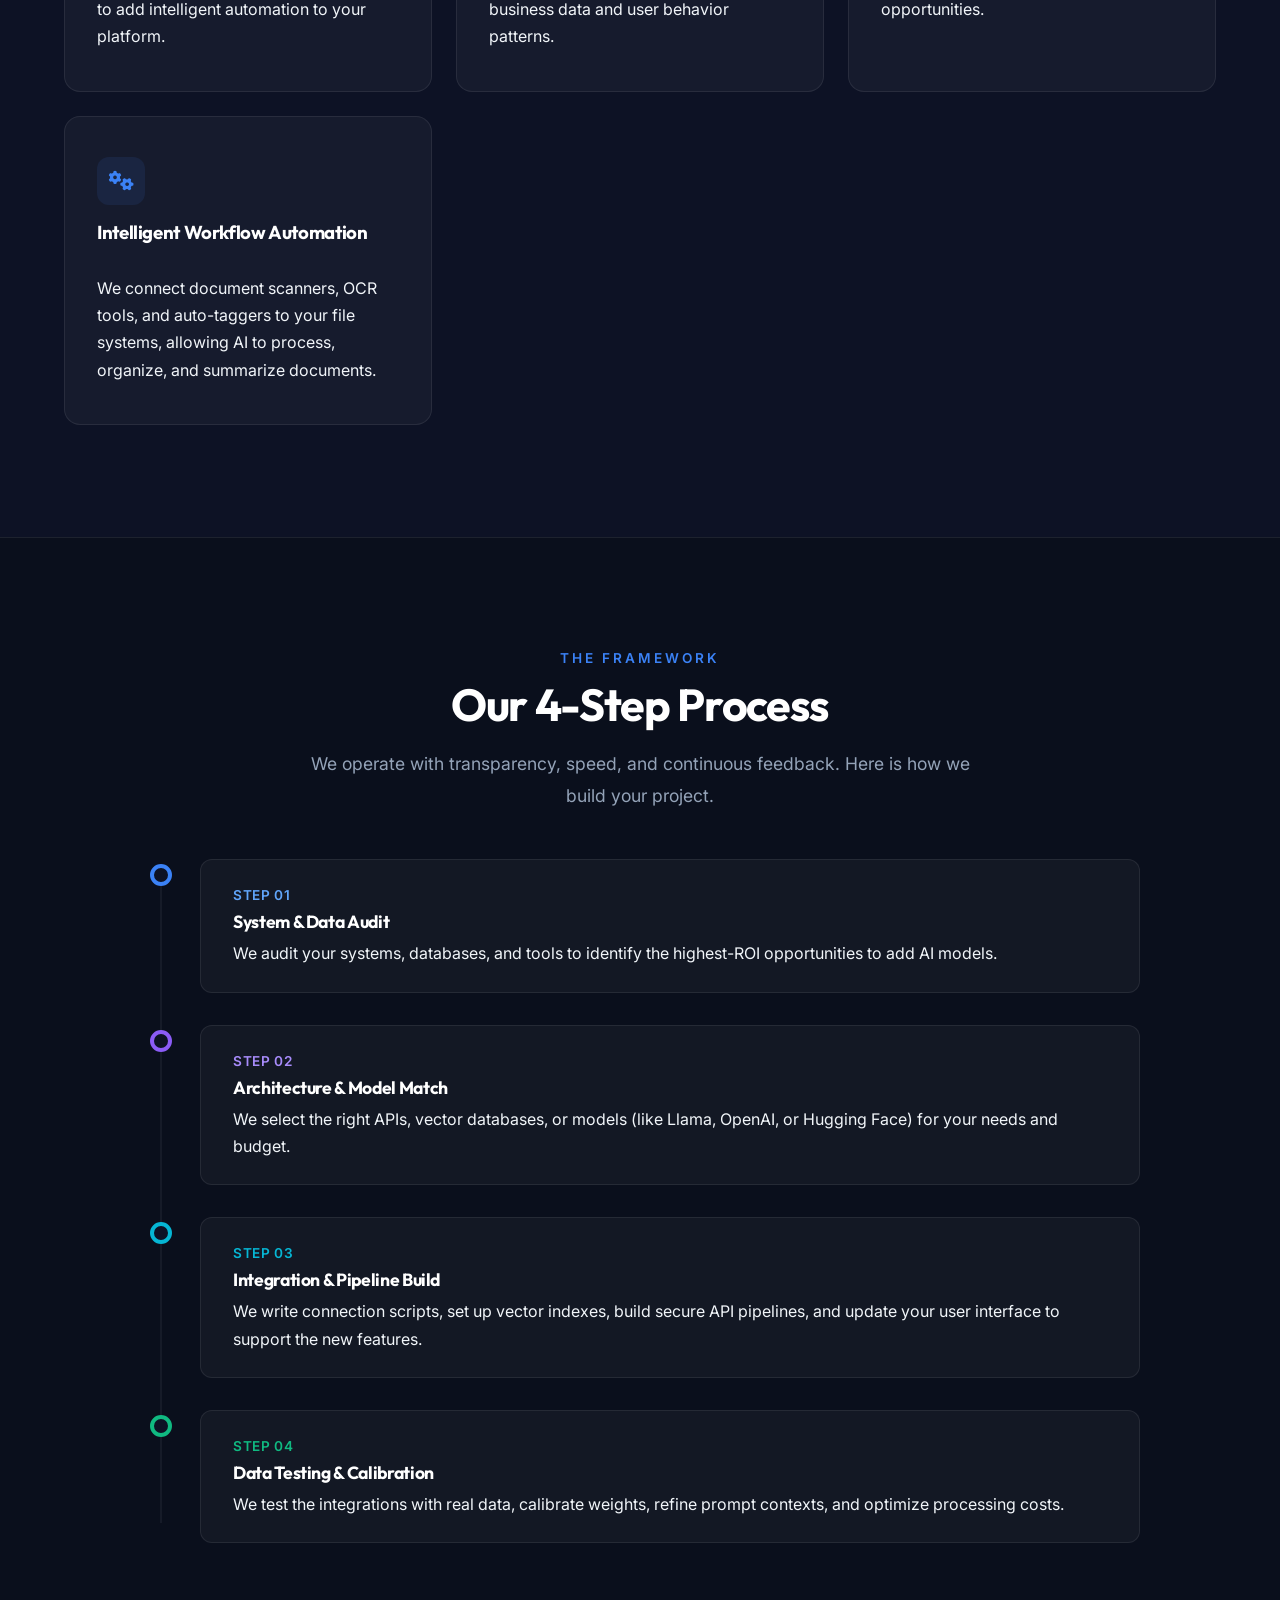
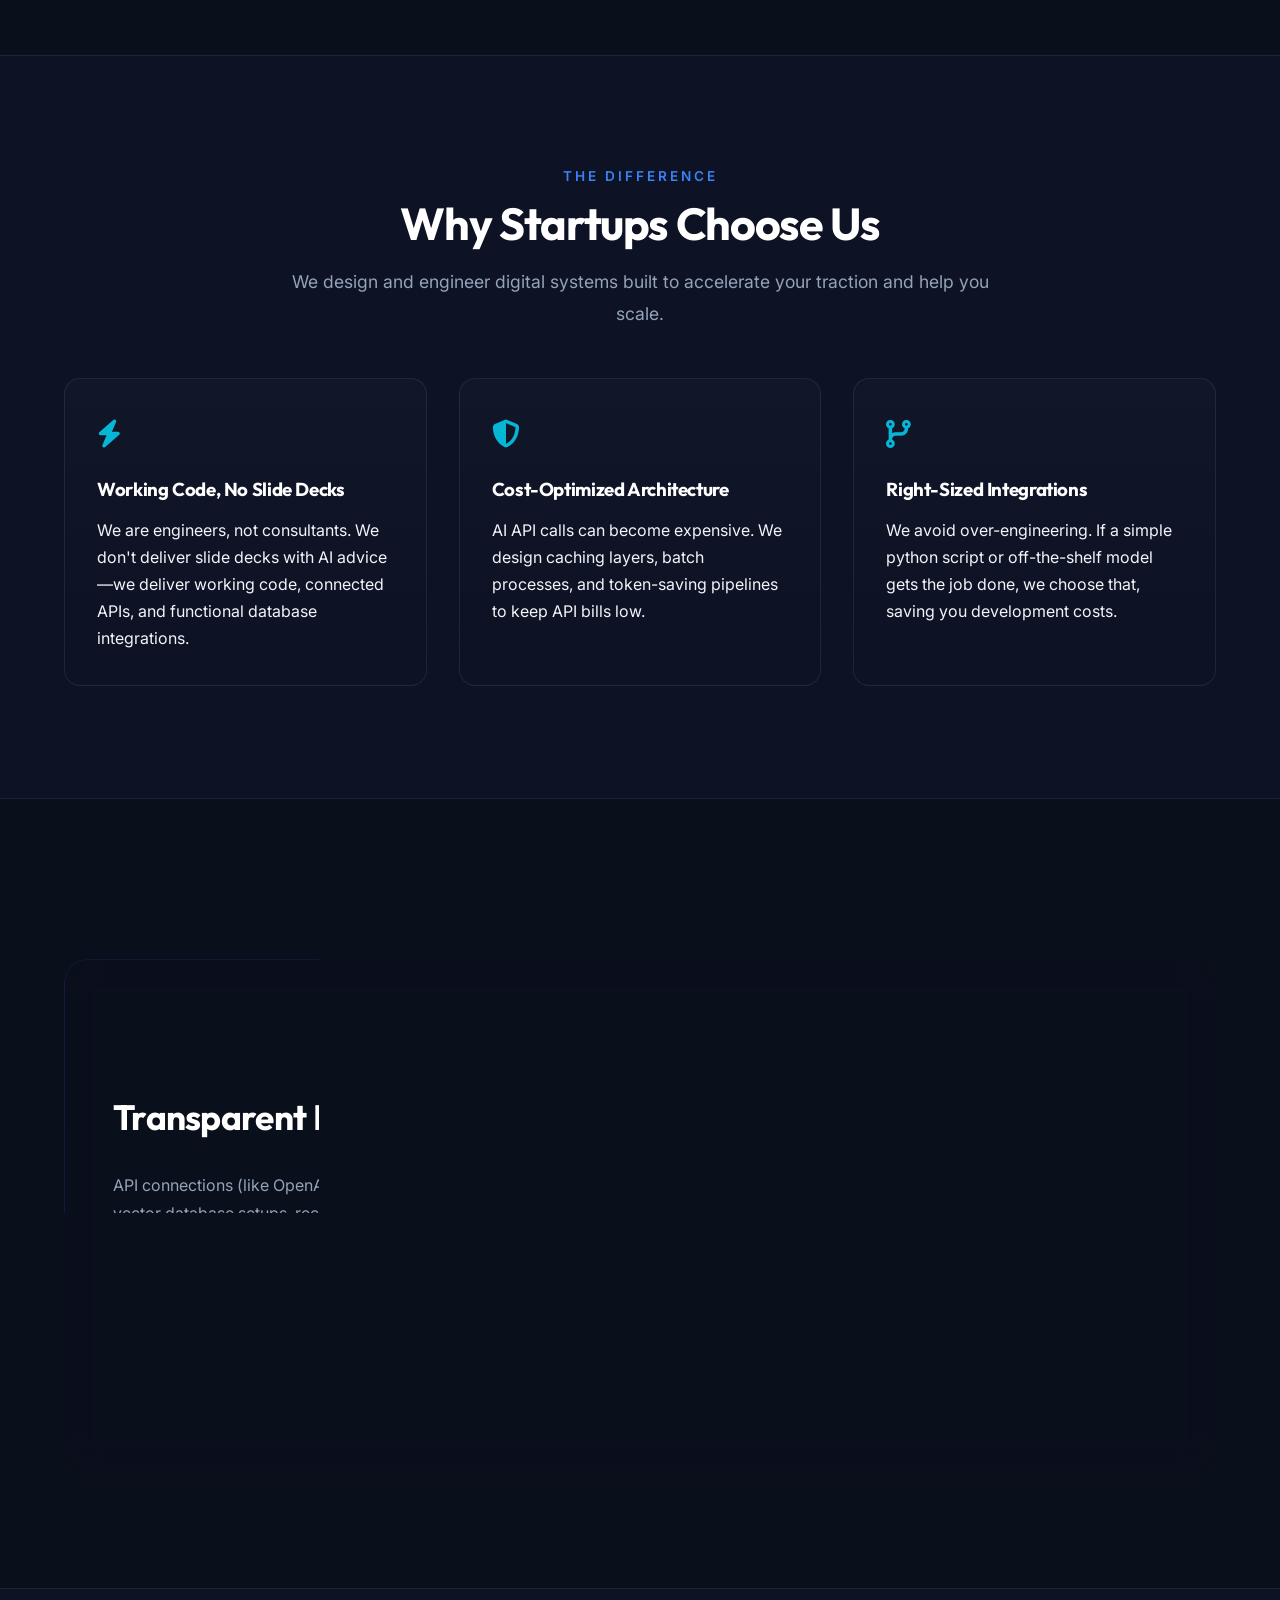
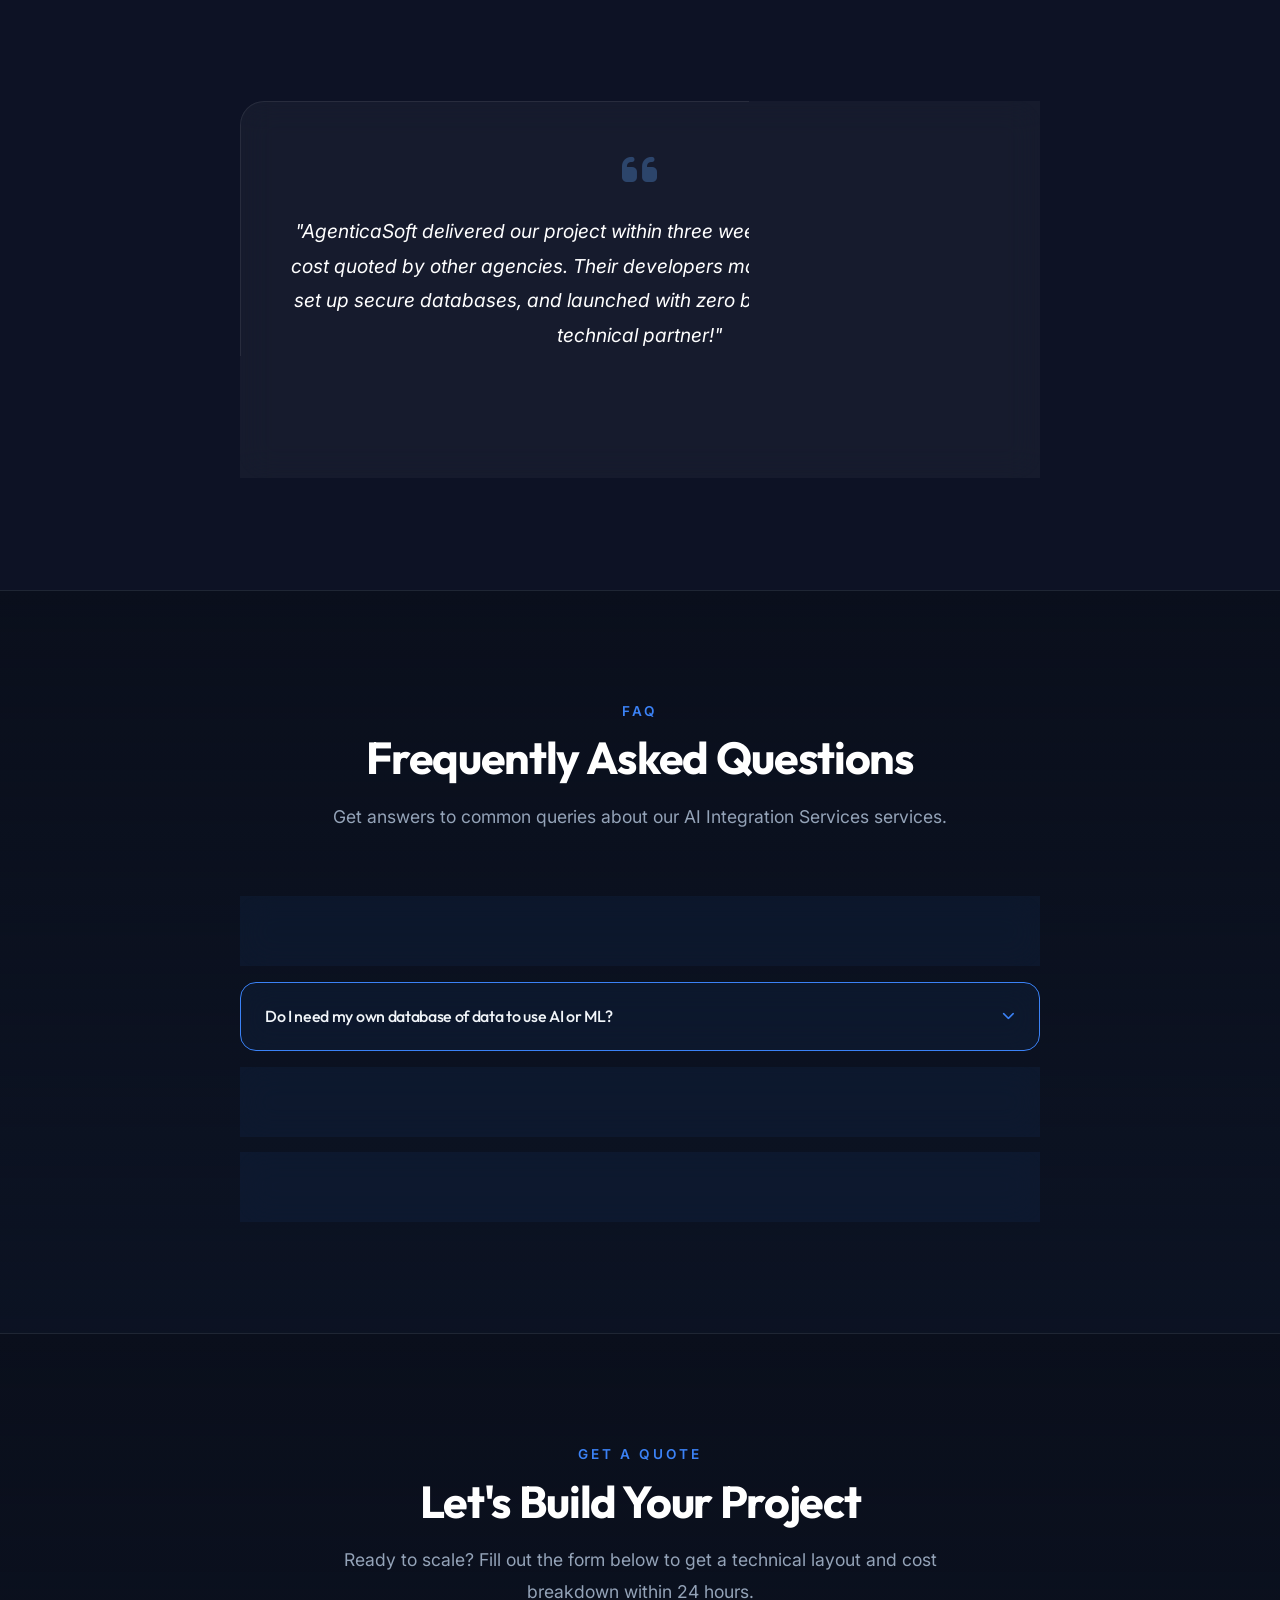
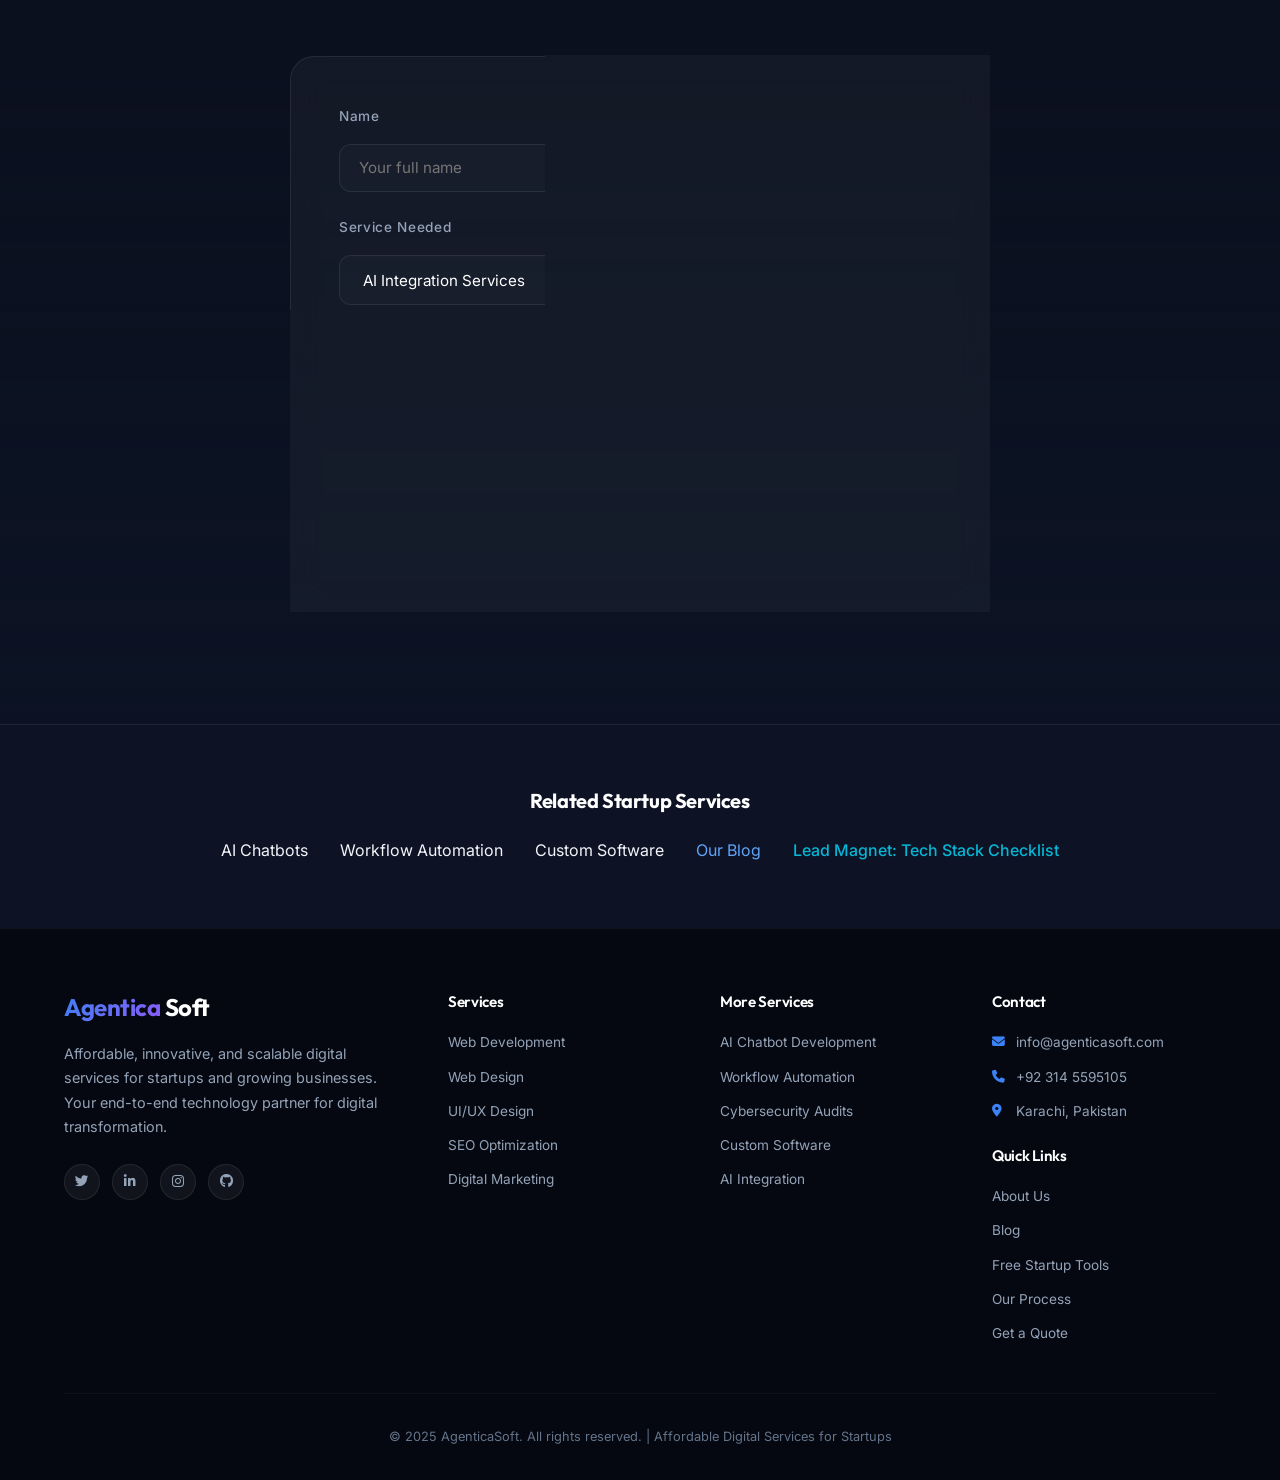
<file: services/ai-integration-services.html>
<!DOCTYPE html>
<html lang="en">

<head>
    <meta charset="UTF-8">
    <meta name="viewport" content="width=device-width, initial-scale=1.0">
    <title>AI Integration for Startups | AgenticaSoft</title>
    <meta name="description"
        content="Integration of AI APIs, machine learning models, and intelligent automation into existing business workflows.">
    <meta name="keywords" content="affordable services for startups, affordable web development, cheap web design, startup SEO, digital marketing for startups, AI chatbot development, workflow automation, cybersecurity audit, custom software solutions, affordable digital services">
    <meta name="robots" content="index, follow">
    <link rel="canonical" href="https://agenticasoft.com/services/ai-integration-services.html">

    <!-- Open Graph / Facebook -->
    <meta property="og:type" content="website">
    <meta property="og:url" content="https://agenticasoft.com/services/ai-integration-services.html">
    <meta property="og:title" content="AI Integration for Startups | AgenticaSoft">
    <meta property="og:description"
        content="Integration of AI APIs, machine learning models, and intelligent automation into existing business workflows.">
    <meta property="og:image" content="https://agenticasoft.com/assets/og-image.jpg">
    <meta property="og:site_name" content="AgenticaSoft">

    <!-- Twitter -->
    <meta property="twitter:card" content="summary_large_image">
    <meta property="twitter:url" content="https://agenticasoft.com/services/ai-integration-services.html">
    <meta property="twitter:title" content="AI Integration for Startups | AgenticaSoft">
    <meta property="twitter:description"
        content="Integration of AI APIs, machine learning models, and intelligent automation into existing business workflows.">
    <meta property="twitter:image" content="https://agenticasoft.com/assets/og-image.jpg">

    <!-- Favicon -->
    <link rel="apple-touch-icon" sizes="180x180" href="../uploads/apple-touch-icon.png">
    <link rel="icon" type="image/png" sizes="32x32" href="../uploads/favicon-32x32.png">
    <link rel="icon" href="../uploads/favicon.ico" sizes="any">
    <link rel="manifest" href="../site.webmanifest">

    <!-- Google Fonts -->
    <link rel="preconnect" href="https://fonts.googleapis.com">
    <link rel="preconnect" href="https://fonts.gstatic.com" crossorigin>
    <link
        href="https://fonts.googleapis.com/css2?family=Inter:wght@300;400;500;600;700&family=Outfit:wght@400;500;600;700&display=swap"
        rel="stylesheet">

    <!-- CSS -->
    <link rel="stylesheet" href="../css/style.css">

    <!-- Font Awesome -->
    <link rel="stylesheet" href="https://cdnjs.cloudflare.com/ajax/libs/font-awesome/6.5.0/css/all.min.css">

    <!-- Structured Data — Organization -->
    <script type="application/ld+json">
{
  "@context": "https://schema.org",
  "@type": "Organization",
  "name": "AgenticaSoft",
  "url": "https://agenticasoft.com/",
  "logo": "https://agenticasoft.com/logo.png",
  "description": "AgenticaSoft is a technology solutions startup providing affordable web development, web design, SEO, digital marketing, AI chatbot development, workflow automation, cybersecurity audits, and custom software solutions for startups and businesses.",
  "slogan": "Affordable Digital Solutions for Growing Startups",
  "sameAs": [
    "https://www.facebook.com/AgenticaSoft",
    "https://www.linkedin.com/company/agenticasoft",
    "https://twitter.com/AgenticaSoft"
  ],
  "contactPoint": [
    {
      "@type": "ContactPoint",
      "telephone": "+92 3145595105",
      "contactType": "customer support",
      "areaServed": "Global",
      "availableLanguage": ["English"]
    }
  ],
  "founder": {
    "@type": "Person",
    "name": "Ali Zuhoor"
  },
  "address": {
    "@type": "PostalAddress",
    "streetAddress": "Korangi Crossing",
    "addressLocality": "Karachi",
    "addressRegion": "Sindh",
    "addressCountry": "PK"
  },
  "hasOfferCatalog": {
    "@type": "OfferCatalog",
    "name": "Affordable Digital Services for Startups",
    "itemListElement": [
      {
        "@type": "Offer",
        "itemOffered": {
          "@type": "Service",
          "name": "Affordable Web Development for Startups",
          "description": "Custom business websites, frontend and backend web applications, and CMS development at startup-friendly prices."
        }
      },
      {
        "@type": "Offer",
        "itemOffered": {
          "@type": "Service",
          "name": "Web Design Services",
          "description": "Professional responsive web design, landing pages, and website redesigns for businesses and startups."
        }
      },
      {
        "@type": "Offer",
        "itemOffered": {
          "@type": "Service",
          "name": "UI/UX Design",
          "description": "User experience research, wireframing, prototyping, and design systems for web and mobile applications."
        }
      },
      {
        "@type": "Offer",
        "itemOffered": {
          "@type": "Service",
          "name": "AI Chatbot Development",
          "description": "Custom AI chatbot solutions for websites and platforms to enhance customer engagement and automate support."
        }
      },
      {
        "@type": "Offer",
        "itemOffered": {
          "@type": "Service",
          "name": "AI Integration Services",
          "description": "Integration of AI APIs, machine learning models, and intelligent automation into existing business workflows."
        }
      },
      {
        "@type": "Offer",
        "itemOffered": {
          "@type": "Service",
          "name": "Workflow Automation",
          "description": "Business process automation, API integrations, and robotic process automation to streamline operations and reduce costs."
        }
      },
      {
        "@type": "Offer",
        "itemOffered": {
          "@type": "Service",
          "name": "Affordable SEO Services for Startups",
          "description": "Technical SEO, on-page optimization, local SEO, and content strategy to improve online visibility for startups."
        }
      },
      {
        "@type": "Offer",
        "itemOffered": {
          "@type": "Service",
          "name": "Digital Marketing",
          "description": "Social media marketing, PPC advertising, email marketing, and analytics for startup growth."
        }
      },
      {
        "@type": "Offer",
        "itemOffered": {
          "@type": "Service",
          "name": "Cybersecurity Audits",
          "description": "Vulnerability assessments, penetration testing, security compliance reviews, and hardening for web applications."
        }
      },
      {
        "@type": "Offer",
        "itemOffered": {
          "@type": "Service",
          "name": "Custom Software Solutions",
          "description": "SaaS development, enterprise applications, cloud-native solutions, and custom software for unique business needs."
        }
      }
    ]
  }
}
</script>

    <!-- Clarity Analytics -->
    <script type="text/javascript">
        (function(c,l,a,r,i,t,y){
            c[a]=c[a]||function(){(c[a].q=c[a].q||[]).push(arguments)};
            t=l.createElement(r);t.async=1;t.src="https://www.clarity.ms/tag/"+i;
            y=l.getElementsByTagName(r)[0];y.parentNode.insertBefore(t,y);
        })(window, document, "clarity", "script", "vays2qxbi3");
    </script>
</head>

<body>

    <nav class="navbar" id="navbar">
        <div class="container nav-container">
            <a href="../index.html" class="logo">
                <span class="text-gradient">Agentica</span> Soft
            </a>

            <ul class="nav-links" id="nav-links">
                <li><a href="../index.html#home" class="nav-link">Home</a></li>
                <li><a href="../index.html#about" class="nav-link">About</a></li>
                <li class="nav-item-dropdown">
                    <a href="../index.html#services" class="nav-link dropdown-trigger">Services <i class="fas fa-chevron-down dropdown-arrow"></i></a>
                    <ul class="dropdown-menu">
                        <li><a href="../services/web-development-for-startups.html"><i class="fas fa-laptop-code"></i> Web Development</a></li>
                        <li><a href="../services/web-design-for-startups.html"><i class="fas fa-palette"></i> Web Design</a></li>
                        <li><a href="../services/ui-ux-design.html"><i class="fas fa-pen-ruler"></i> UI/UX Design</a></li>
                        <li><a href="../services/seo-for-startups.html"><i class="fas fa-chart-line"></i> SEO Optimization</a></li>
                        <li><a href="../services/digital-marketing-for-startups.html"><i class="fas fa-bullhorn"></i> Digital Marketing</a></li>
                        <li><a href="../services/ai-chatbot-development.html"><i class="fas fa-robot"></i> AI Chatbots</a></li>
                        <li><a href="../services/workflow-automation.html"><i class="fas fa-gears"></i> Workflow Automation</a></li>
                        <li><a href="../services/cybersecurity-audit.html"><i class="fas fa-shield-halved"></i> Cybersecurity Audits</a></li>
                        <li><a href="../services/custom-software-development.html"><i class="fas fa-code"></i> Custom Software</a></li>
                        <li><a href="../services/ai-integration-services.html"><i class="fas fa-microchip"></i> AI Integration</a></li>
                    </ul>
                </li>
                <li><a href="../index.html#process" class="nav-link">Process</a></li>
                <li><a href="../index.html#lead-magnet" class="nav-link">Free Tools</a></li>
                <li><a href="../blog.html" class="nav-link">Blog</a></li>
                <li><a href="../index.html#contact" class="nav-link">Contact</a></li>
                <li><a href="../index.html#contact" class="btn btn-primary nav-cta">Get Started</a></li>
            </ul>

            <div class="menu-toggle">
                <svg width="24" height="24" viewBox="0 0 24 24" fill="none" xmlns="http://www.w3.org/2000/svg">
                    <path d="M3 12H21" stroke="white" stroke-width="2" stroke-linecap="round" stroke-linejoin="round"/>
                    <path d="M3 6H21" stroke="white" stroke-width="2" stroke-linecap="round" stroke-linejoin="round"/>
                    <path d="M3 18H21" stroke="white" stroke-width="2" stroke-linecap="round" stroke-linejoin="round"/>
                </svg>
            </div>
        </div>
    </nav>

    <div class="breadcrumb-wrap">
        <div class="container">
            <nav aria-label="Breadcrumb">
                <ol class="breadcrumb" itemscope itemtype="https://schema.org/BreadcrumbList">
                    <li class="breadcrumb-item" itemprop="itemListElement" itemscope itemtype="https://schema.org/ListItem">
                        <a href="../index.html" itemprop="item"><span itemprop="name">Home</span></a>
                        <meta itemprop="position" content="1" />
                    </li>
                    <li class="breadcrumb-item" itemprop="itemListElement" itemscope itemtype="https://schema.org/ListItem">
                        <a href="../index.html#services" itemprop="item"><span itemprop="name">Services</span></a>
                        <meta itemprop="position" content="2" />
                    </li>
                    <li class="breadcrumb-item active" itemprop="itemListElement" itemscope itemtype="https://schema.org/ListItem" aria-current="page">
                        <span itemprop="name">AI Integration</span>
                        <meta itemprop="position" content="3" />
                    </li>
                </ol>
            </nav>
        </div>
    </div>

<!-- Dynamic SEO Metadata & FAQ Schema -->
<script type="application/ld+json">
{
    "@context": "https://schema.org",
    "@type": "FAQPage",
    "mainEntity": [
        {
            "@type": "Question",
            "name": "What's the difference between AI integration and a custom chatbot?",
            "acceptedAnswer": {
                "@type": "Answer",
                "text": "An AI chatbot is a customer-facing conversational interface built for support. AI integration is a broader backend service where we embed intelligent algorithms (like data categorizers, translation engines, or image analyzers) into your software."
            }
        },
        {
            "@type": "Question",
            "name": "Do I need my own database of data to use AI or ML?",
            "acceptedAnswer": {
                "@type": "Answer",
                "text": "Not necessarily. If we are integrating OpenAI or Claude for content generation, OCR, or translations, we utilize their pre-trained models. However, to build predictive analysis, search systems, or recommendations, we need access to your business data."
            }
        },
        {
            "@type": "Question",
            "name": "What does \"predictive analytics\" actually mean for a small business?",
            "acceptedAnswer": {
                "@type": "Answer",
                "text": "It means using algorithms to analyze patterns in your historical customer data to forecast future outcomes. For example, predicting which users are likely to cancel their subscriptions next month, or forecasting next quarter's inventory needs."
            }
        },
        {
            "@type": "Question",
            "name": "Is AI integration expensive\u2014can a bootstrapped startup afford it?",
            "acceptedAnswer": {
                "@type": "Answer",
                "text": "Yes, by utilizing existing public APIs and open-source models, we keep development costs low. We build modularly, allowing you to launch an initial AI feature for a small budget and scale it as your user base grows."
            }
        }
    ]
}
</script>

<!-- Service Hero Section -->
<section class="service-hero">
    <!-- Background Glow Effects -->
    <div class="glow-effect" style="top: -80px; left: -80px; width: 600px; height: 600px; opacity: 0.4;"></div>
    <div class="glow-effect" style="bottom: -50px; right: -50px; width: 500px; height: 500px; background: radial-gradient(circle, rgba(6, 182, 212, 0.12) 0%, transparent 70%);"></div>

    <div class="container">
        <div class="service-hero-grid">
            <div class="reveal active">
                <div class="service-meta-badge">
                    <i class="fas fa-microchip"></i> AI Integration Services
                </div>

                <h1 class="hero-title" style="margin-bottom: 1.5rem; font-size: 3rem; line-height: 1.2;">
                    Add AI to What You Already Have — No Rebuild Required
                </h1>

                <p class="hero-desc" style="margin-bottom: 2rem; color: var(--text-muted); font-size: 1.1rem; line-height: 1.8;">
                    Artificial intelligence is changing the business world, but you don't need to build a custom AI platform from scratch to benefit from it. Many businesses waste resources trying to build complex, custom models when they could integrate existing AI tools to solve workflows. At AgenticaSoft, we help startups integrate AI APIs and machine learning models directly into their current websites, SaaS products, internal tools, and databases. Whether you want to add AI text generation, automated image processing, data sorting, or predictive analytics to your workflows, we build the connection pipelines. We focus on right-sized AI integration that delivers clear business results without enterprise-level complexity.
                </p>

                <div class="hero-actions">
                    <a href="#quote-form" class="btn btn-primary">
                        <i class="fas fa-rocket"></i> Get a Free Quote
                    </a>
                    <a href="#deliverables" class="btn btn-outline">
                        <i class="fas fa-list-check"></i> What's Included
                    </a>
                </div>

                <div class="hero-trust-badges" style="margin-top: 2.5rem;">
                    <div><i class="fas fa-check-circle" style="color: var(--success-color);"></i> Startup-Friendly Rates</div>
                    <div><i class="fas fa-check-circle" style="color: var(--primary-light);"></i> Scale-Ready Stack</div>
                    <div><i class="fas fa-check-circle" style="color: var(--accent-color);"></i> Direct Dev Team</div>
                </div>
            </div>

            <!-- "Who This Is For" Side Block -->
            <div class="glass-card reveal active" style="padding: 2.5rem; border-color: rgba(239, 68, 68, 0.15);">
                <h3 style="font-size: 1.4rem; color: #fff; margin-bottom: 1rem;">
                    <i class="fas fa-circle-exclamation" style="color: var(--danger-color); margin-right: 0.5rem;"></i>
                    Who This Is For
                </h3>
                <p style="color: var(--text-muted); font-size: 0.95rem; line-height: 1.6;">
                    Building a startup is hard. We help founders solve the exact product challenges that hold back growth.
                </p>
                <div class="pain-points-list">
                    
                <div class="pain-point-item">
                    <i class="fas fa-times-circle"></i>
                    <div class="pain-point-text">
                        <h5>Manual Data Processing</h5>
                        <p>Your team is manually reviewing, tag-sorting, translating, or writing text, files, and documents that AI APIs could handle in seconds.</p>
                    </div>
                </div>
                <div class="pain-point-item">
                    <i class="fas fa-times-circle"></i>
                    <div class="pain-point-text">
                        <h5>Complex API Setup</h5>
                        <p>You want to add AI features (like OpenAI, Claude, or Midjourney APIs) to your product but lack the engineering capacity to build it.</p>
                    </div>
                </div>
                <div class="pain-point-item">
                    <i class="fas fa-times-circle"></i>
                    <div class="pain-point-text">
                        <h5>Predictive Data Gaps</h5>
                        <p>You have databases of customer data, but you aren't utilizing predictive models to forecast sales, analyze churn, or make decisions.</p>
                    </div>
                </div>
                </div>
            </div>
        </div>
    </div>
</section>

<!-- Deliverables Section -->
<section id="deliverables" class="services-section" style="border-top: 1px solid var(--card-border); background: var(--dark-bg-alt);">
    <div class="container">
        <div class="header-center" style="text-align: center; margin-bottom: 3rem;">
            <h2 class="section-title">
                <span>Deliverables</span>
                What We Deliver
            </h2>
            <p class="section-subtitle" style="max-width: 700px; margin: 0 auto; color: var(--text-muted);">
                Our services are transparent and deliverable-focused. Here is exactly what is included in our code packages.
            </p>
        </div>

        <div class="service-deliverables-grid">
            
            <div class="deliverable-card">
                <div class="deliverable-icon">
                    <i class="fas fa-link"></i>
                </div>
                <h3>AI API Integration</h3>
                <p>We connect your software to leading AI APIs like OpenAI, Anthropic Claude, Google Gemini, Pinecone, or LangChain to add intelligent automation to your platform.</p>
            </div>
            <div class="deliverable-card">
                <div class="deliverable-icon">
                    <i class="fas fa-brain"></i>
                </div>
                <h3>Machine Learning Models</h3>
                <p>We set up classification models, recommendation engines, and neural networks tailored to analyze your business data and user behavior patterns.</p>
            </div>
            <div class="deliverable-card">
                <div class="deliverable-icon">
                    <i class="fas fa-chart-line"></i>
                </div>
                <h3>Predictive Analytics Systems</h3>
                <p>We integrate tools that analyze user trends to predict churn, forecast sales volumes, optimize pricing, and highlight opportunities.</p>
            </div>
            <div class="deliverable-card">
                <div class="deliverable-icon">
                    <i class="fas fa-cogs"></i>
                </div>
                <h3>Intelligent Workflow Automation</h3>
                <p>We connect document scanners, OCR tools, and auto-taggers to your file systems, allowing AI to process, organize, and summarize documents.</p>
            </div>
        </div>
    </div>
</section>

<!-- Timeline / Process Section -->
<section class="process-section" style="padding: var(--section-spacing) 0; border-top: 1px solid var(--card-border);">
    <div class="container">
        <div class="header-center" style="text-align: center; margin-bottom: 3rem;">
            <h2 class="section-title">
                <span>The Framework</span>
                Our 4-Step Process
            </h2>
            <p class="section-subtitle" style="max-width: 700px; margin: 0 auto; color: var(--text-muted);">
                We operate with transparency, speed, and continuous feedback. Here is how we build your project.
            </p>
        </div>

        <div class="process-timeline">
            
            <div class="timeline-step reveal">
                <div class="timeline-dot"></div>
                <div class="timeline-content">
                    <span class="timeline-num">Step 01</span>
                    <h4>System &amp; Data Audit</h4>
                    <p>We audit your systems, databases, and tools to identify the highest-ROI opportunities to add AI models.</p>
                </div>
            </div>
            <div class="timeline-step reveal">
                <div class="timeline-dot"></div>
                <div class="timeline-content">
                    <span class="timeline-num">Step 02</span>
                    <h4>Architecture &amp; Model Match</h4>
                    <p>We select the right APIs, vector databases, or models (like Llama, OpenAI, or Hugging Face) for your needs and budget.</p>
                </div>
            </div>
            <div class="timeline-step reveal">
                <div class="timeline-dot"></div>
                <div class="timeline-content">
                    <span class="timeline-num">Step 03</span>
                    <h4>Integration &amp; Pipeline Build</h4>
                    <p>We write connection scripts, set up vector indexes, build secure API pipelines, and update your user interface to support the new features.</p>
                </div>
            </div>
            <div class="timeline-step reveal">
                <div class="timeline-dot"></div>
                <div class="timeline-content">
                    <span class="timeline-num">Step 04</span>
                    <h4>Data Testing &amp; Calibration</h4>
                    <p>We test the integrations with real data, calibrate weights, refine prompt contexts, and optimize processing costs.</p>
                </div>
            </div>
        </div>
    </div>
</section>

<!-- Why Choose AgenticaSoft -->
<section class="why-section" style="padding: var(--section-spacing) 0; border-top: 1px solid var(--card-border); background: var(--dark-bg-alt);">
    <div class="container">
        <div class="header-center" style="text-align: center; margin-bottom: 3rem;">
            <h2 class="section-title">
                <span>The Difference</span>
                Why Startups Choose Us
            </h2>
            <p class="section-subtitle" style="max-width: 700px; margin: 0 auto; color: var(--text-muted);">
                We design and engineer digital systems built to accelerate your traction and help you scale.
            </p>
        </div>

        <div class="why-grid">
            
            <div class="why-card reveal" style="transition-delay: 0s;">
                <div class="why-card-icon">
                    <i class="fas fa-bolt"></i>
                </div>
                <h3>Working Code, No Slide Decks</h3>
                <p>We are engineers, not consultants. We don't deliver slide decks with AI advice—we deliver working code, connected APIs, and functional database integrations.</p>
            </div>
            <div class="why-card reveal" style="transition-delay: 0.1s;">
                <div class="why-card-icon">
                    <i class="fas fa-shield-halved"></i>
                </div>
                <h3>Cost-Optimized Architecture</h3>
                <p>AI API calls can become expensive. We design caching layers, batch processes, and token-saving pipelines to keep API bills low.</p>
            </div>
            <div class="why-card reveal" style="transition-delay: 0.2s;">
                <div class="why-card-icon">
                    <i class="fas fa-code-branch"></i>
                </div>
                <h3>Right-Sized Integrations</h3>
                <p>We avoid over-engineering. If a simple python script or off-the-shelf model gets the job done, we choose that, saving you development costs.</p>
            </div>
        </div>
    </div>
</section>

<!-- Pricing Signal Block -->
<section class="pricing-section" style="padding: var(--section-spacing) 0; border-top: 1px solid var(--card-border);">
    <div class="container">
        <div class="glass-card pricing-signal-box reveal" style="border-radius: var(--radius-xl);">
            <div class="pricing-signal-grid">
                <div class="pricing-signal-info">
                    <h2 style="font-size: 2.2rem; color: #fff; margin-bottom: 0.5rem; font-family: var(--font-heading);">
                        Transparent Pricing Structure
                    </h2>
                    <p style="color: var(--text-muted); line-height: 1.8; font-size: 1rem;">
                        API connections (like OpenAI/Anthropic integration) start at $1,500. Custom vector database setups, recommendation engines, and custom model integrations range from $3,500 to $8,000.
                    </p>
                    <p style="color: var(--text-muted); line-height: 1.8; font-size: 1rem;">
                        Every project starts with a detailed sitemap, functional feature map, and developer hourly breakdown, ensuring you pay for nothing you don't need.
                    </p>
                </div>
                <div class="pricing-signal-price">
                    <span class="price-sub">Starting Range</span>
                    <div class="price-val">$1,500 - $8,000</div>
                    <p style="color: var(--text-dim); font-size: 0.85rem; margin-bottom: 1.5rem;">
                        Final quote depends on database structure, external APIs, and integrations.
                    </p>
                    <a href="#quote-form" class="btn btn-primary" style="display: inline-block; width: 100%;">
                        Request Exact Quote
                    </a>
                </div>
            </div>
        </div>
    </div>
</section>

<!-- Client Review Block Placeholder -->
<section class="testimonials-section" style="padding: var(--section-spacing) 0; border-top: 1px solid var(--card-border); background: var(--dark-bg-alt);">
    <div class="container" style="text-align: center;">
        <div class="glass-card reveal" style="max-width: 800px; margin: 0 auto; padding: 3rem; border-radius: var(--radius-xl);">
            <i class="fas fa-quote-left" style="font-size: 2.5rem; color: var(--primary-light); opacity: 0.3; margin-bottom: 1.5rem; display: block;"></i>
            <p style="font-size: 1.2rem; color: #fff; font-style: italic; line-height: 1.8; margin-bottom: 1.5rem;">
                "AgenticaSoft delivered our project within three weeks and at a fraction of the cost quoted by other agencies. Their developers mapped out our architecture, set up secure databases, and launched with zero bugs. Highly recommended technical partner!"
            </p>
            <h4 style="font-size: 1.1rem; color: var(--primary-light); margin-bottom: 0.25rem;">Startup Founder</h4>
            <span style="font-size: 0.85rem; color: var(--text-dim);">Early-Stage Fintech Platform</span>
        </div>
    </div>
</section>

<!-- FAQs Section -->
<section id="faq" class="faq-section" style="padding: var(--section-spacing) 0; border-top: 1px solid var(--card-border);">
    <div class="container">
        <div class="header-center" style="text-align: center; margin-bottom: 4rem;">
            <h2 class="section-title">
                <span>FAQ</span>
                Frequently Asked Questions
            </h2>
            <p class="section-subtitle" style="max-width: 700px; margin: 0 auto; color: var(--text-muted);">
                Get answers to common queries about our AI Integration Services services.
            </p>
        </div>

        <div class="faq-grid" style="max-width: 800px; margin: 0 auto; display: flex; flex-direction: column; gap: 1rem;">
            
            <div class="glass-card faq-item reveal" style="transition-delay: 0s;">
                <div class="faq-question">
                    <h4>What's the difference between AI integration and a custom chatbot?</h4>
                    <i class="fas fa-chevron-down"></i>
                </div>
                <div class="faq-answer">
                    <p>An AI chatbot is a customer-facing conversational interface built for support. AI integration is a broader backend service where we embed intelligent algorithms (like data categorizers, translation engines, or image analyzers) into your software.</p>
                </div>
            </div>
            <div class="glass-card faq-item reveal" style="transition-delay: 0.05s;">
                <div class="faq-question">
                    <h4>Do I need my own database of data to use AI or ML?</h4>
                    <i class="fas fa-chevron-down"></i>
                </div>
                <div class="faq-answer">
                    <p>Not necessarily. If we are integrating OpenAI or Claude for content generation, OCR, or translations, we utilize their pre-trained models. However, to build predictive analysis, search systems, or recommendations, we need access to your business data.</p>
                </div>
            </div>
            <div class="glass-card faq-item reveal" style="transition-delay: 0.1s;">
                <div class="faq-question">
                    <h4>What does &quot;predictive analytics&quot; actually mean for a small business?</h4>
                    <i class="fas fa-chevron-down"></i>
                </div>
                <div class="faq-answer">
                    <p>It means using algorithms to analyze patterns in your historical customer data to forecast future outcomes. For example, predicting which users are likely to cancel their subscriptions next month, or forecasting next quarter's inventory needs.</p>
                </div>
            </div>
            <div class="glass-card faq-item reveal" style="transition-delay: 0.15s;">
                <div class="faq-question">
                    <h4>Is AI integration expensive—can a bootstrapped startup afford it?</h4>
                    <i class="fas fa-chevron-down"></i>
                </div>
                <div class="faq-answer">
                    <p>Yes, by utilizing existing public APIs and open-source models, we keep development costs low. We build modularly, allowing you to launch an initial AI feature for a small budget and scale it as your user base grows.</p>
                </div>
            </div>
        </div>
    </div>
</section>

<!-- Final CTA + Lead Form -->
<section id="quote-form" class="contact-section" style="border-top: 1px solid var(--card-border); background: linear-gradient(180deg, var(--dark-bg) 0%, rgba(59, 130, 246, 0.03) 100%); padding: var(--section-spacing) 0;">
    <div class="container contact-form-container">
        <h2 class="section-title" style="text-align: center;">
            <span>Get a Quote</span>
            Let's Build Your Project
        </h2>
        <p class="section-subtitle" style="text-align: center; max-width: 600px; margin: 0 auto 3rem auto; color: var(--text-muted);">
            Ready to scale? Fill out the form below to get a technical layout and cost breakdown within 24 hours.
        </p>

        <div class="glass-card reveal" style="max-width: 700px; margin: 0 auto; padding: 3rem; border-radius: var(--radius-xl);">
            <form action="" method="POST" class="contact-form">
                <div class="contact-form-grid">
                    <div class="form-group">
                        <label for="contact-name">Name</label>
                        <input type="text" id="contact-name" name="name" required class="form-control" placeholder="Your full name">
                    </div>
                    <div class="form-group">
                        <label for="contact-email">Email</label>
                        <input type="email" id="contact-email" name="email" required class="form-control" placeholder="you@company.com">
                    </div>
                </div>

                <div class="form-group">
                    <label for="contact-service">Service Needed</label>
                    <select id="contact-service" name="service" class="form-control">
                        <option value="AI Integration Services" selected>AI Integration Services</option>
                        <option value="Web Development">Web Development</option>
                        <option value="Web Design">Web Design</option>
                        <option value="UI/UX Design">UI/UX Design</option>
                        <option value="AI Chatbot Development">AI Chatbot Development</option>
                        <option value="AI Integration">AI Integration</option>
                        <option value="Workflow Automation">Workflow Automation</option>
                        <option value="SEO Optimization">SEO Optimization</option>
                        <option value="Digital Marketing">Digital Marketing</option>
                        <option value="Cybersecurity Audit">Cybersecurity Audit</option>
                        <option value="Custom Software">Custom Software Solutions</option>
                    </select>
                </div>

                <div class="form-group">
                    <label for="contact-message">Project Description</label>
                    <textarea id="contact-message" name="message" rows="5" required class="form-control" placeholder="Tell us about your project requirements, goals, and timeline..."></textarea>
                </div>

                <button type="submit" id="submit-btn" class="btn btn-primary" style="width: 100%;">
                    <i class="fas fa-paper-plane"></i> Send Request
                </button>
            </form>
        </div>
    </div>
</section>

<!-- Footer Quick Links / Related Services -->
<section class="related-services-section" style="padding: 4rem 0; border-top: 1px solid var(--card-border); background: var(--dark-bg-alt);">
    <div class="container" style="text-align: center;">
        <h3 style="margin-bottom: 1.5rem; font-size: 1.25rem;">Related Startup Services</h3>
        <ul style="display: flex; justify-content: center; gap: 2rem; flex-wrap: wrap; list-style: none;">
            <li><a href="../services/ai-chatbot-development.html">AI Chatbots</a></li><li><a href="../services/workflow-automation.html">Workflow Automation</a></li><li><a href="../services/custom-software-development.html">Custom Software</a></li>
            <li><a href="../blog.html" style="color: var(--primary-light);">Our Blog</a></li>
            <li><a href="../index.html#lead-magnet" style="color: var(--accent-color); font-weight: 500;">Lead Magnet: Tech Stack Checklist</a></li>
        </ul>
    </div>
</section>
    <footer class="site-footer">
        <div class="container">
            <div class="footer-grid">
                <div class="footer-brand">
                    <h3 class="logo" style="margin-bottom: 1.25rem;"><span class="text-gradient">Agentica</span> Soft</h3>
                    <p>
                        Affordable, innovative, and scalable digital services for startups and growing businesses. Your end-to-end technology partner for digital transformation.
                    </p>
                    <div class="footer-socials">
                        <a href="#" aria-label="Twitter"><i class="fab fa-twitter"></i></a>
                        <a href="https://www.linkedin.com/company/agenticasoft" target="_blank" aria-label="LinkedIn"><i class="fab fa-linkedin-in"></i></a>
                        <a href="#" aria-label="Instagram"><i class="fab fa-instagram"></i></a>
                        <a href="#" aria-label="GitHub"><i class="fab fa-github"></i></a>
                    </div>
                </div>
                
                <div>
                    <h4>Services</h4>
                    <ul class="footer-links">
                        <li><a href="../index.html#services">Web Development</a></li>
                        <li><a href="../index.html#services">Web Design</a></li>
                        <li><a href="../index.html#services">UI/UX Design</a></li>
                        <li><a href="../index.html#services">SEO Optimization</a></li>
                        <li><a href="../index.html#services">Digital Marketing</a></li>
                    </ul>
                </div>

                <div>
                    <h4>More Services</h4>
                    <ul class="footer-links">
                        <li><a href="../index.html#services">AI Chatbot Development</a></li>
                        <li><a href="../index.html#services">Workflow Automation</a></li>
                        <li><a href="../index.html#services">Cybersecurity Audits</a></li>
                        <li><a href="../index.html#services">Custom Software</a></li>
                        <li><a href="../index.html#services">AI Integration</a></li>
                    </ul>
                </div>

                <div>
                    <h4>Contact</h4>
                    <ul class="footer-links">
                        <li><i class="fas fa-envelope"></i> info@agenticasoft.com</li>
                        <li><i class="fas fa-phone"></i> +92 314 5595105</li>
                        <li><i class="fas fa-map-marker-alt"></i> Karachi, Pakistan</li>
                    </ul>

                    <h4 style="margin-top: 1.5rem;">Quick Links</h4>
                    <ul class="footer-links">
                        <li><a href="../index.html#about">About Us</a></li>
                        <li><a href="../blog.html">Blog</a></li>
                        <li><a href="../index.html#lead-magnet">Free Startup Tools</a></li>
                        <li><a href="../index.html#process">Our Process</a></li>
                        <li><a href="../index.html#contact">Get a Quote</a></li>
                    </ul>
                </div>
            </div>
            
            <div class="footer-bottom">
                <p>&copy; 2025 AgenticaSoft. All rights reserved. | Affordable Digital Services for Startups</p>
            </div>
        </div>
    </footer>

    <!-- Sticky WhatsApp Icon -->
    <a href="https://wa.me/923145595105" target="_blank" class="whatsapp-btn" aria-label="Chat on WhatsApp">
        <i class="fab fa-whatsapp"></i>
    </a>

    <script src="../js/script.js"></script>
   
</body>
</html>
</file>
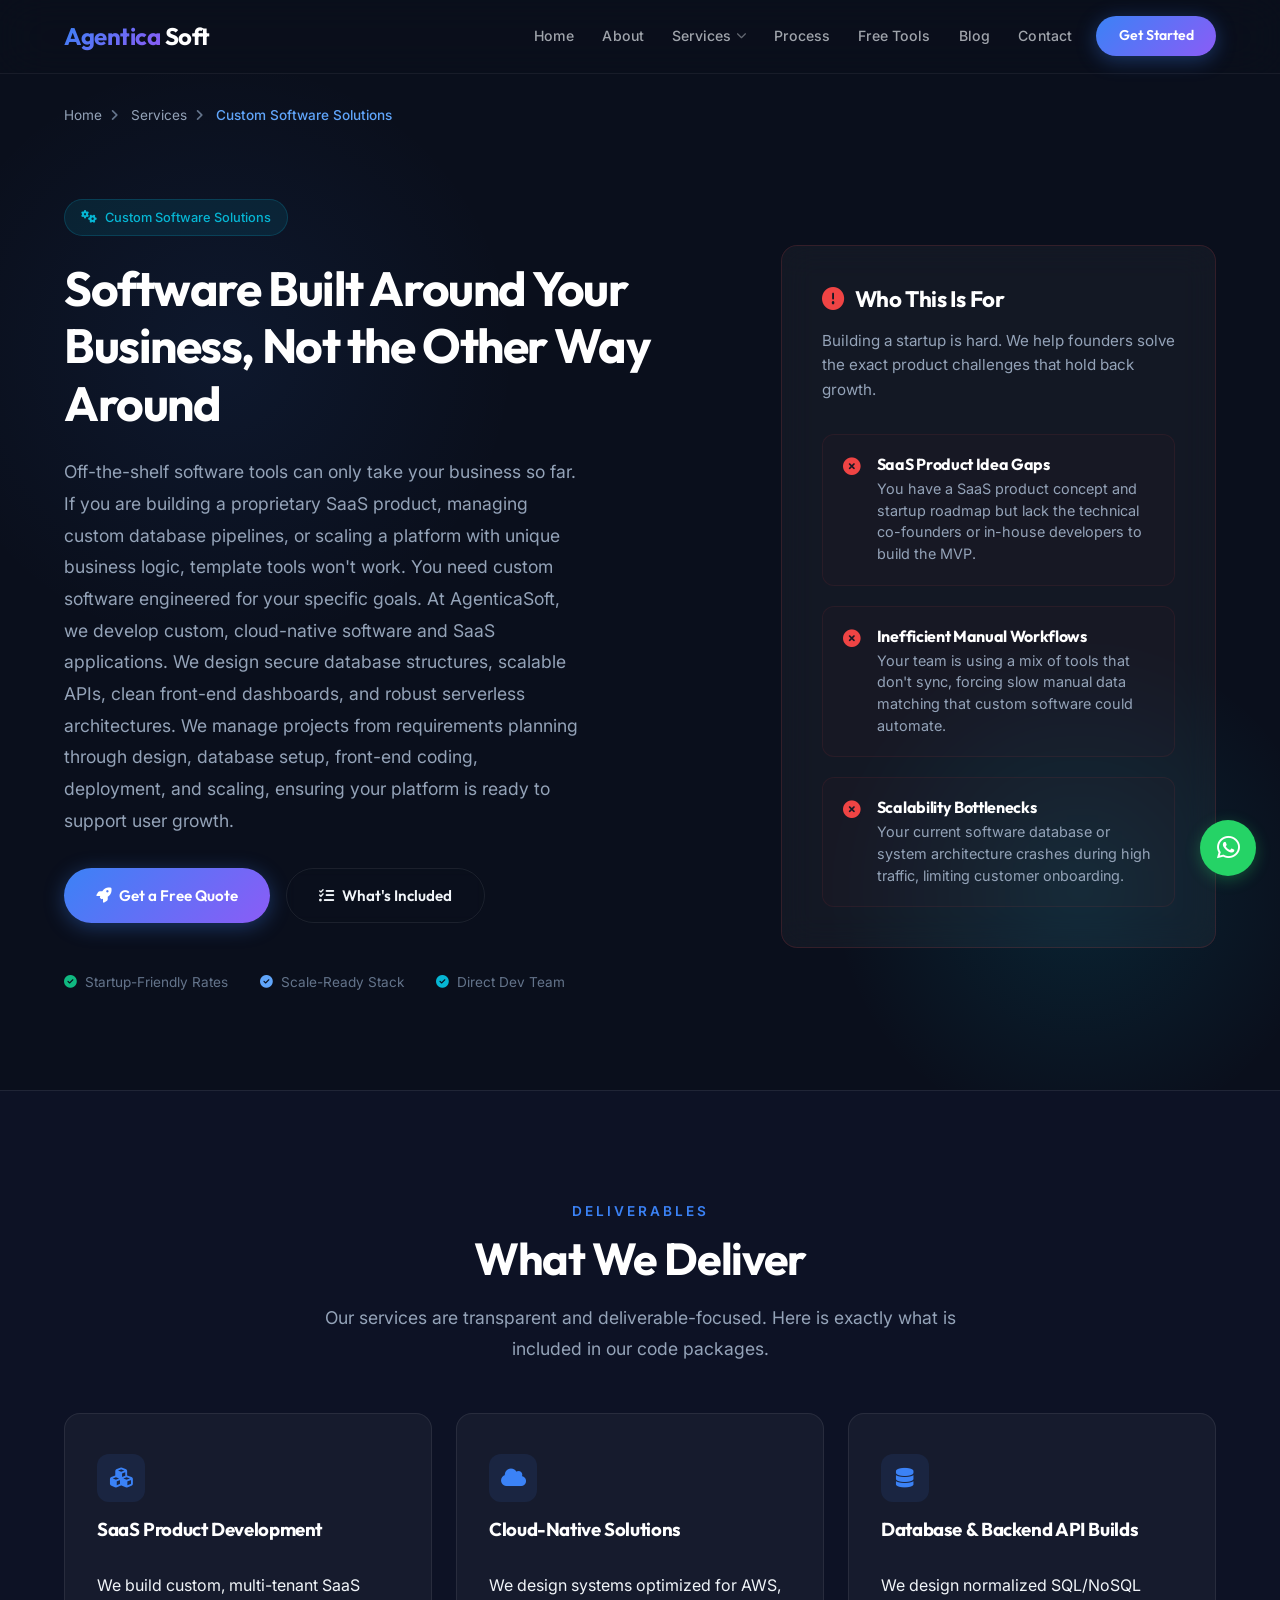
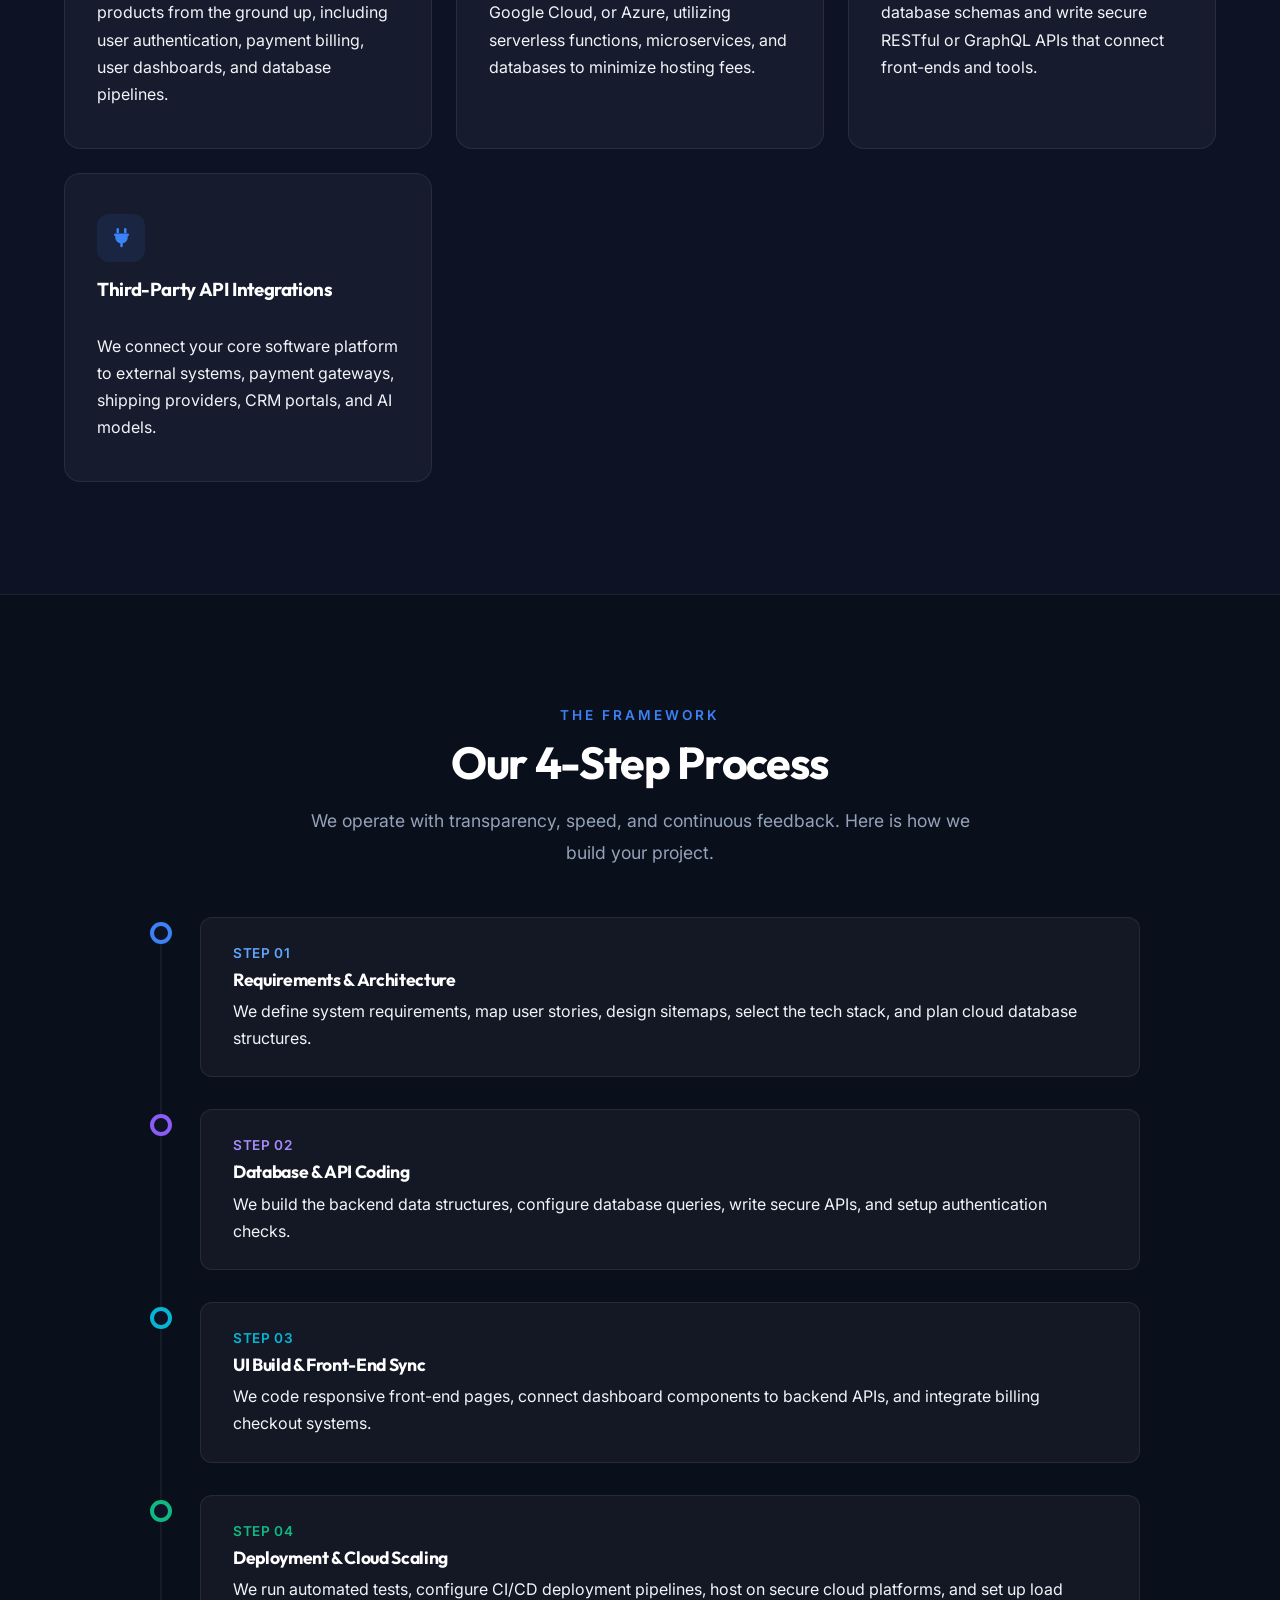
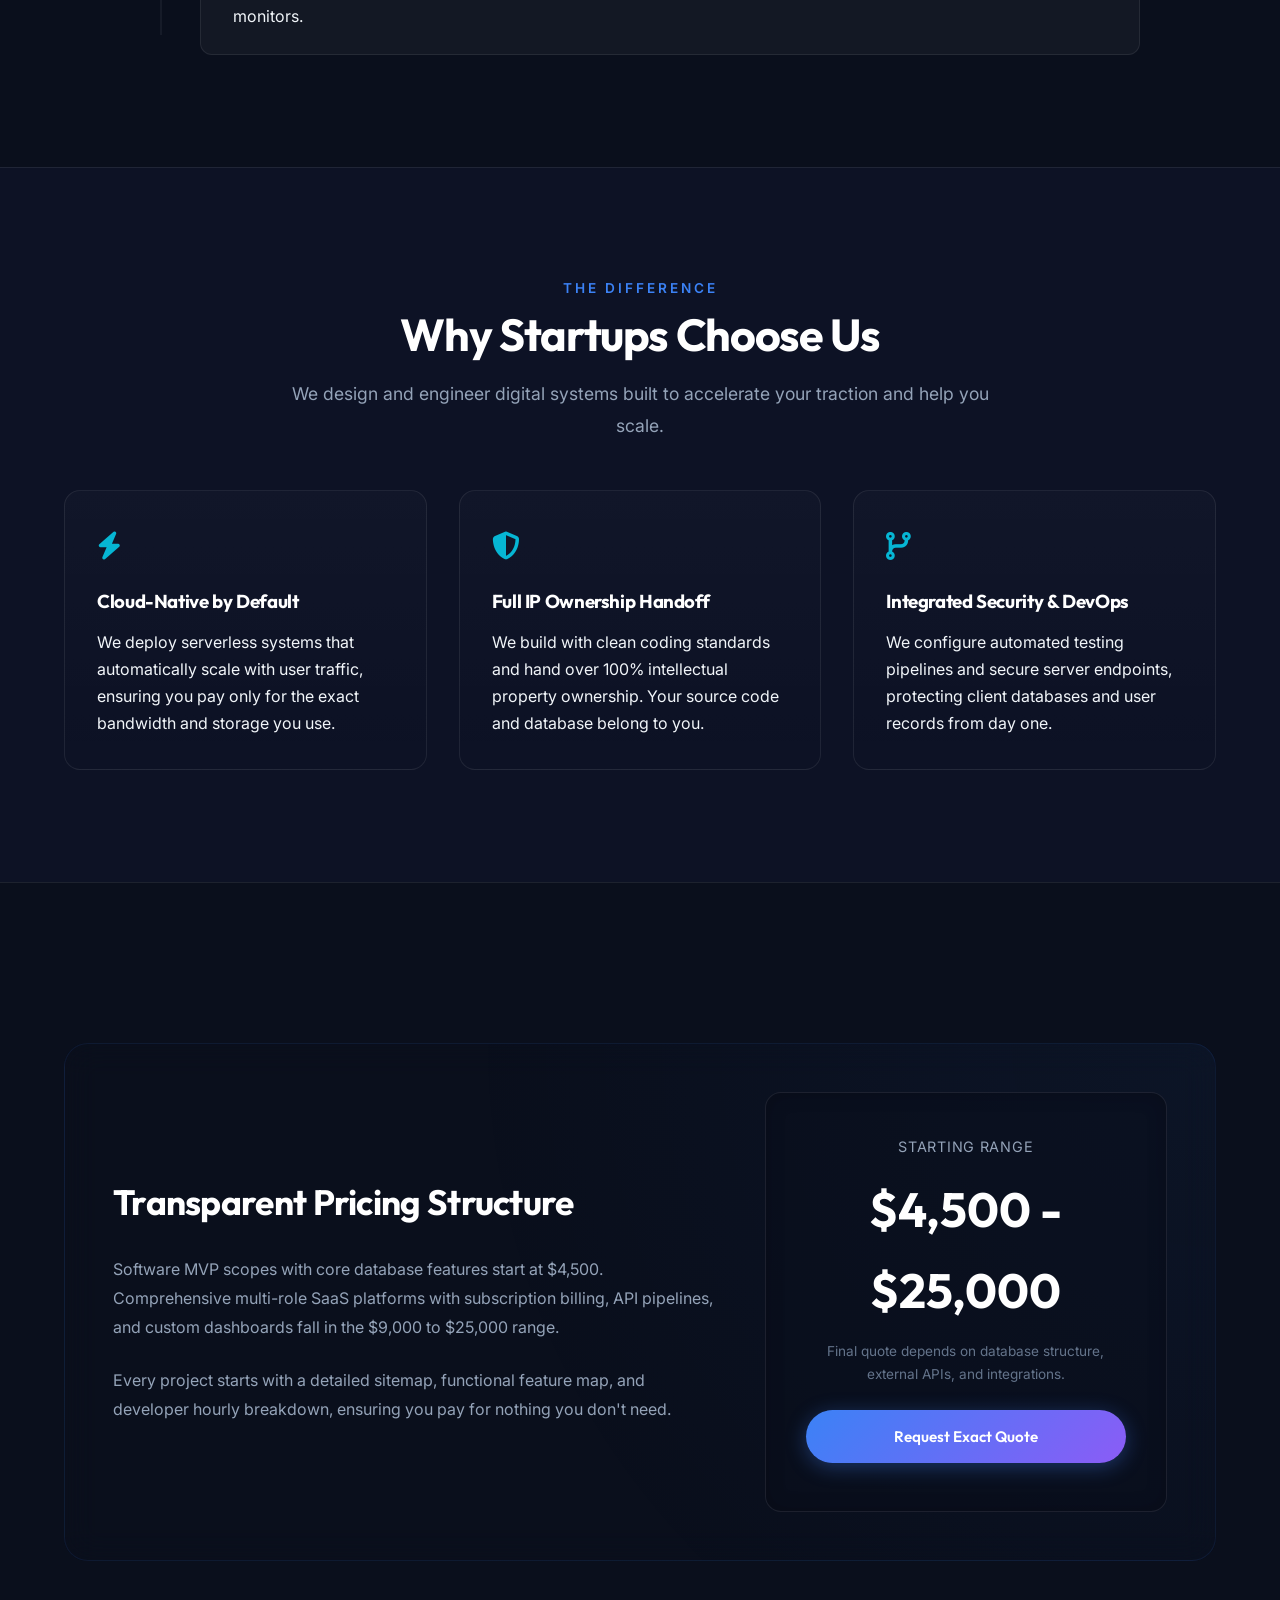
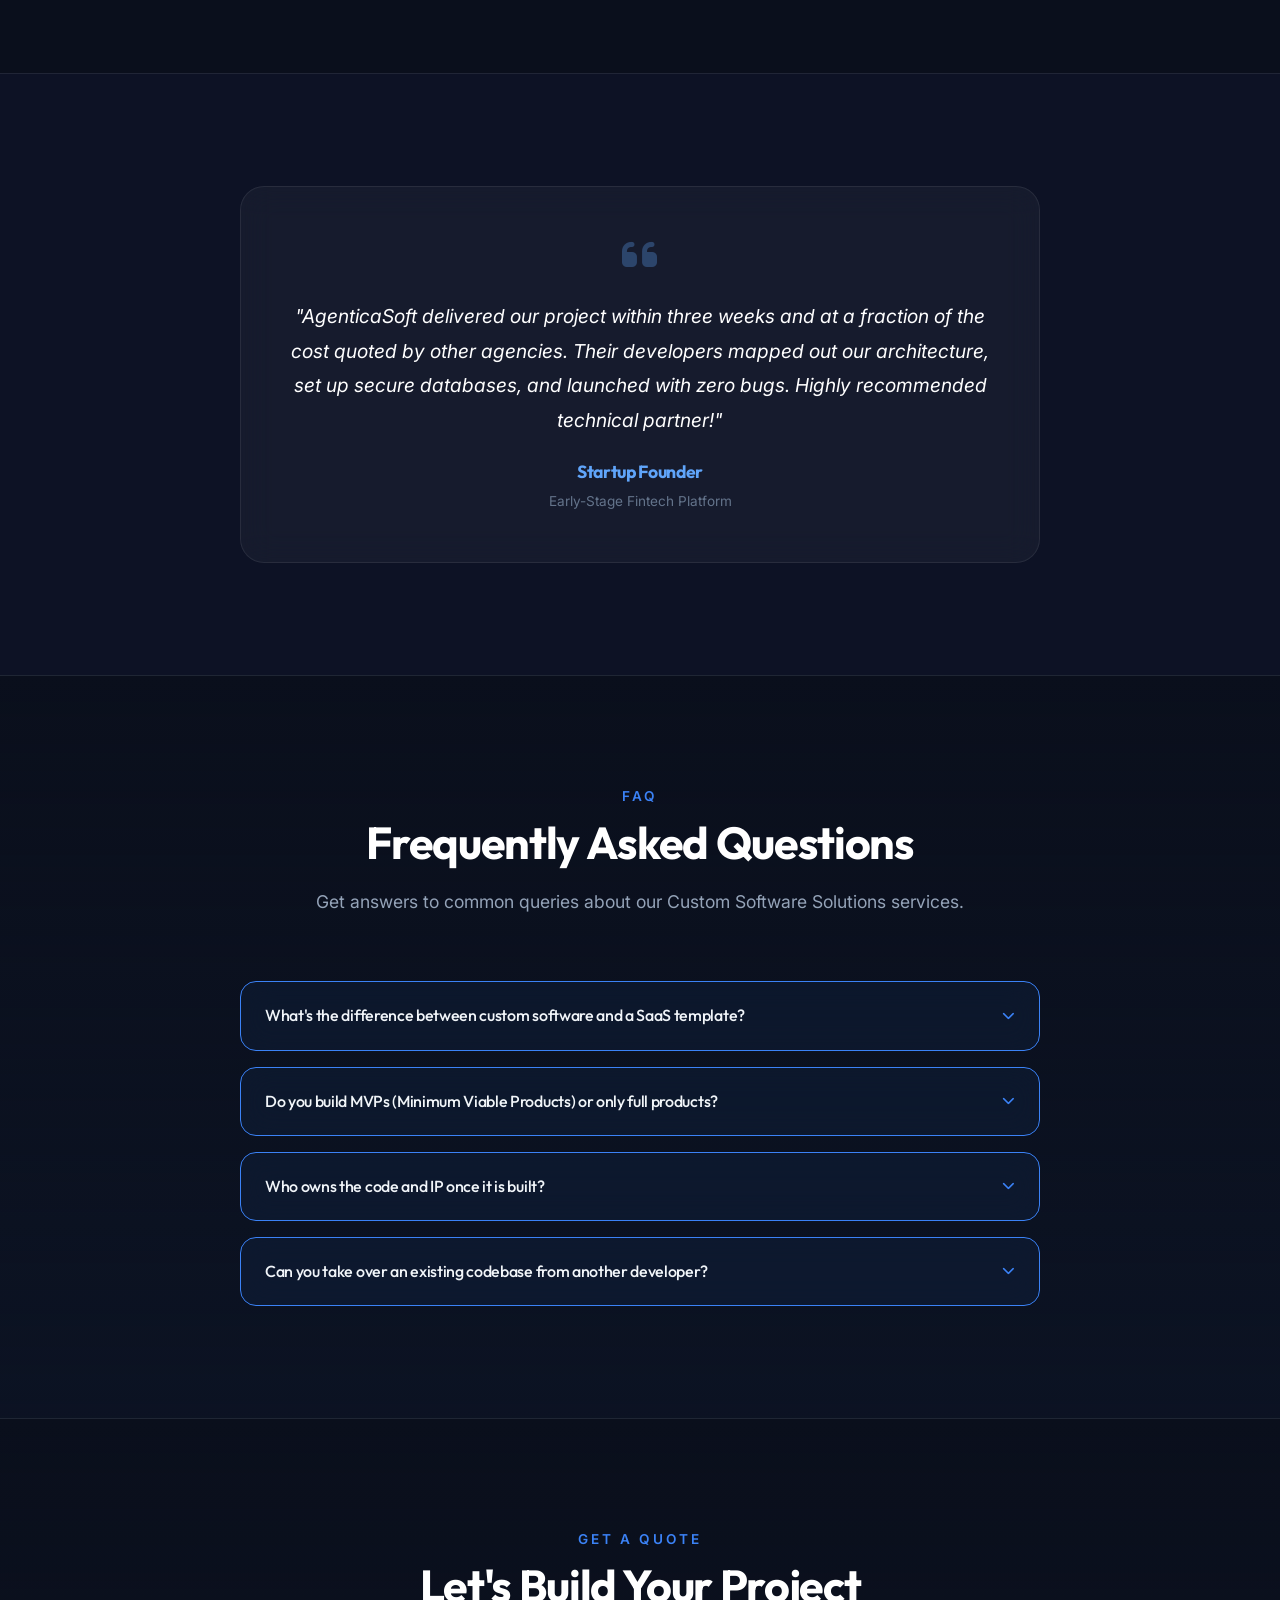
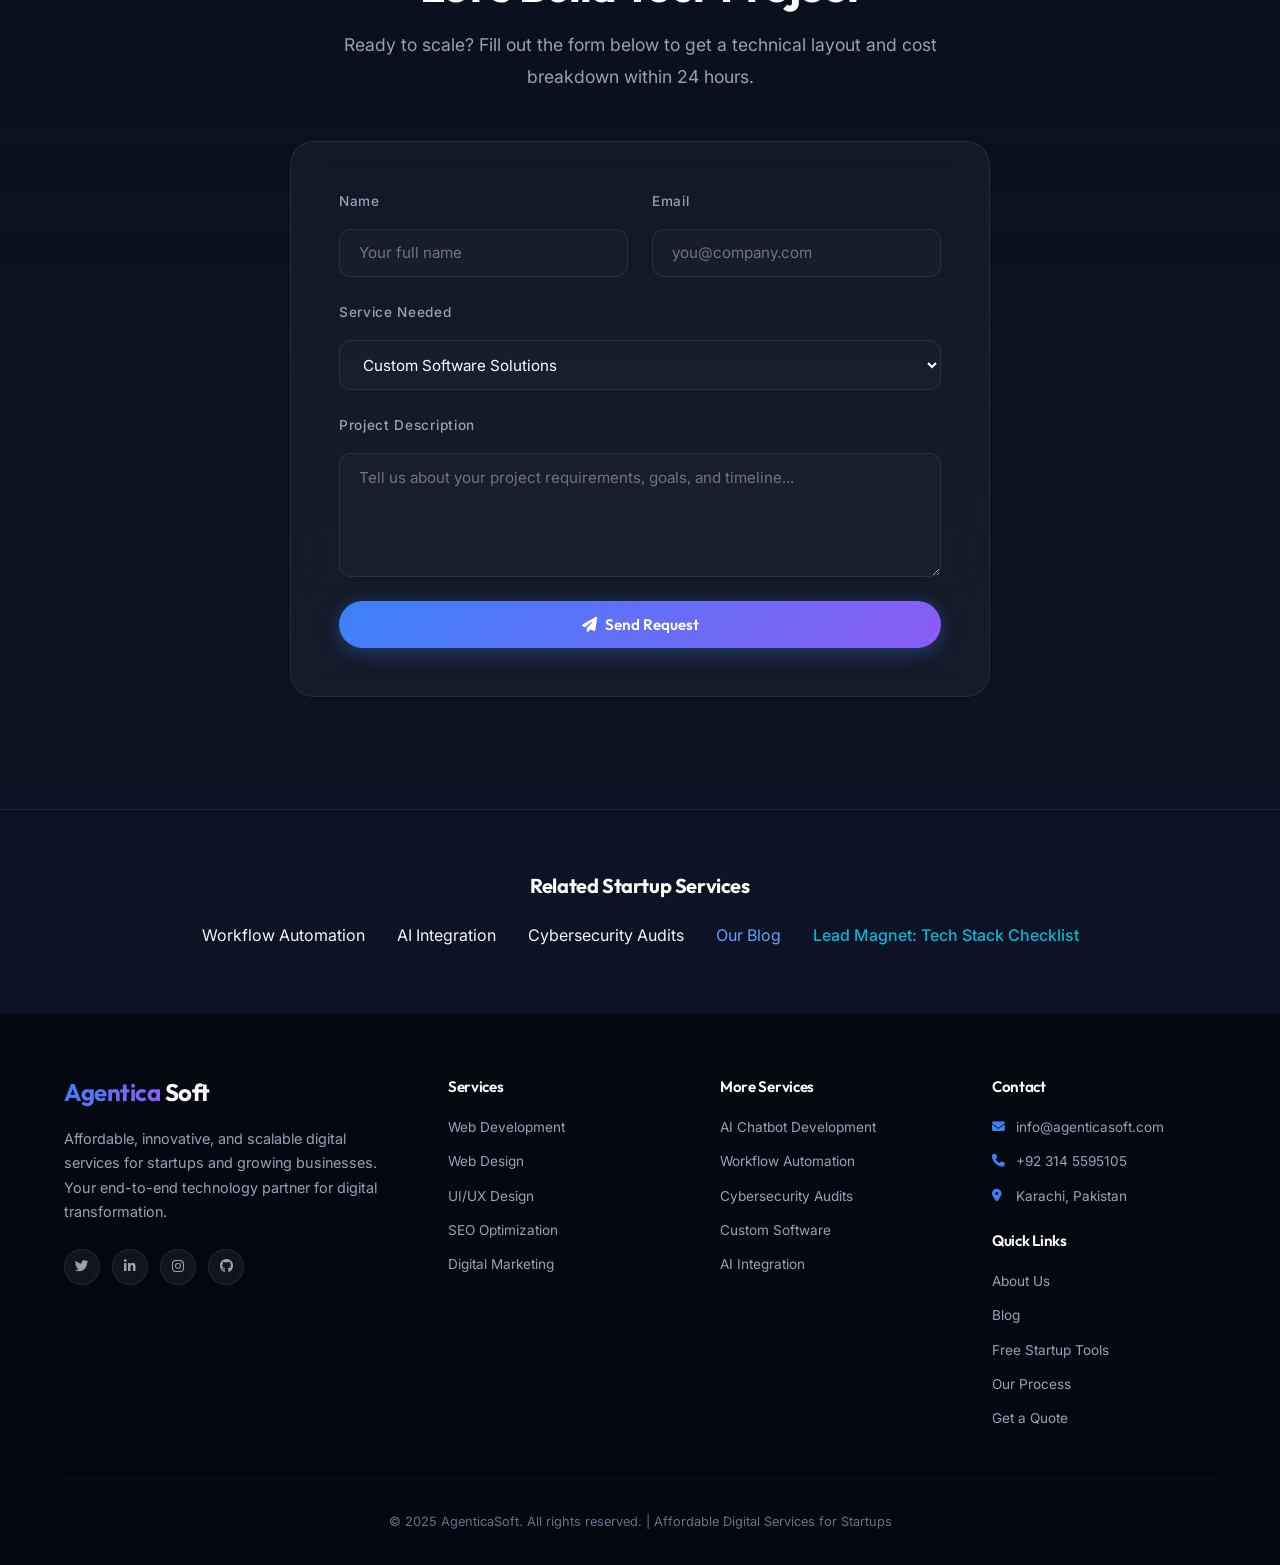
<file: services/custom-software-development.html>
<!DOCTYPE html>
<html lang="en">

<head>
    <meta charset="UTF-8">
    <meta name="viewport" content="width=device-width, initial-scale=1.0">
    <title>Custom Software Solutions for Startups | AgenticaSoft</title>
    <meta name="description"
        content="SaaS development, enterprise applications, cloud-native solutions, and custom software for unique business needs.">
    <meta name="keywords" content="affordable services for startups, affordable web development, cheap web design, startup SEO, digital marketing for startups, AI chatbot development, workflow automation, cybersecurity audit, custom software solutions, affordable digital services">
    <meta name="robots" content="index, follow">
    <link rel="canonical" href="https://agenticasoft.com/services/custom-software-development.html">

    <!-- Open Graph / Facebook -->
    <meta property="og:type" content="website">
    <meta property="og:url" content="https://agenticasoft.com/services/custom-software-development.html">
    <meta property="og:title" content="Custom Software Solutions for Startups | AgenticaSoft">
    <meta property="og:description"
        content="SaaS development, enterprise applications, cloud-native solutions, and custom software for unique business needs.">
    <meta property="og:image" content="https://agenticasoft.com/assets/og-image.jpg">
    <meta property="og:site_name" content="AgenticaSoft">

    <!-- Twitter -->
    <meta property="twitter:card" content="summary_large_image">
    <meta property="twitter:url" content="https://agenticasoft.com/services/custom-software-development.html">
    <meta property="twitter:title" content="Custom Software Solutions for Startups | AgenticaSoft">
    <meta property="twitter:description"
        content="SaaS development, enterprise applications, cloud-native solutions, and custom software for unique business needs.">
    <meta property="twitter:image" content="https://agenticasoft.com/assets/og-image.jpg">

    <!-- Favicon -->
    <link rel="apple-touch-icon" sizes="180x180" href="../uploads/apple-touch-icon.png">
    <link rel="icon" type="image/png" sizes="32x32" href="../uploads/favicon-32x32.png">
    <link rel="icon" href="../uploads/favicon.ico" sizes="any">
    <link rel="manifest" href="../site.webmanifest">

    <!-- Google Fonts -->
    <link rel="preconnect" href="https://fonts.googleapis.com">
    <link rel="preconnect" href="https://fonts.gstatic.com" crossorigin>
    <link
        href="https://fonts.googleapis.com/css2?family=Inter:wght@300;400;500;600;700&family=Outfit:wght@400;500;600;700&display=swap"
        rel="stylesheet">

    <!-- CSS -->
    <link rel="stylesheet" href="../css/style.css">

    <!-- Font Awesome -->
    <link rel="stylesheet" href="https://cdnjs.cloudflare.com/ajax/libs/font-awesome/6.5.0/css/all.min.css">

    <!-- Structured Data — Organization -->
    <script type="application/ld+json">
{
  "@context": "https://schema.org",
  "@type": "Organization",
  "name": "AgenticaSoft",
  "url": "https://agenticasoft.com/",
  "logo": "https://agenticasoft.com/logo.png",
  "description": "AgenticaSoft is a technology solutions startup providing affordable web development, web design, SEO, digital marketing, AI chatbot development, workflow automation, cybersecurity audits, and custom software solutions for startups and businesses.",
  "slogan": "Affordable Digital Solutions for Growing Startups",
  "sameAs": [
    "https://www.facebook.com/AgenticaSoft",
    "https://www.linkedin.com/company/agenticasoft",
    "https://twitter.com/AgenticaSoft"
  ],
  "contactPoint": [
    {
      "@type": "ContactPoint",
      "telephone": "+92 3145595105",
      "contactType": "customer support",
      "areaServed": "Global",
      "availableLanguage": ["English"]
    }
  ],
  "founder": {
    "@type": "Person",
    "name": "Ali Zuhoor"
  },
  "address": {
    "@type": "PostalAddress",
    "streetAddress": "Korangi Crossing",
    "addressLocality": "Karachi",
    "addressRegion": "Sindh",
    "addressCountry": "PK"
  },
  "hasOfferCatalog": {
    "@type": "OfferCatalog",
    "name": "Affordable Digital Services for Startups",
    "itemListElement": [
      {
        "@type": "Offer",
        "itemOffered": {
          "@type": "Service",
          "name": "Affordable Web Development for Startups",
          "description": "Custom business websites, frontend and backend web applications, and CMS development at startup-friendly prices."
        }
      },
      {
        "@type": "Offer",
        "itemOffered": {
          "@type": "Service",
          "name": "Web Design Services",
          "description": "Professional responsive web design, landing pages, and website redesigns for businesses and startups."
        }
      },
      {
        "@type": "Offer",
        "itemOffered": {
          "@type": "Service",
          "name": "UI/UX Design",
          "description": "User experience research, wireframing, prototyping, and design systems for web and mobile applications."
        }
      },
      {
        "@type": "Offer",
        "itemOffered": {
          "@type": "Service",
          "name": "AI Chatbot Development",
          "description": "Custom AI chatbot solutions for websites and platforms to enhance customer engagement and automate support."
        }
      },
      {
        "@type": "Offer",
        "itemOffered": {
          "@type": "Service",
          "name": "AI Integration Services",
          "description": "Integration of AI APIs, machine learning models, and intelligent automation into existing business workflows."
        }
      },
      {
        "@type": "Offer",
        "itemOffered": {
          "@type": "Service",
          "name": "Workflow Automation",
          "description": "Business process automation, API integrations, and robotic process automation to streamline operations and reduce costs."
        }
      },
      {
        "@type": "Offer",
        "itemOffered": {
          "@type": "Service",
          "name": "Affordable SEO Services for Startups",
          "description": "Technical SEO, on-page optimization, local SEO, and content strategy to improve online visibility for startups."
        }
      },
      {
        "@type": "Offer",
        "itemOffered": {
          "@type": "Service",
          "name": "Digital Marketing",
          "description": "Social media marketing, PPC advertising, email marketing, and analytics for startup growth."
        }
      },
      {
        "@type": "Offer",
        "itemOffered": {
          "@type": "Service",
          "name": "Cybersecurity Audits",
          "description": "Vulnerability assessments, penetration testing, security compliance reviews, and hardening for web applications."
        }
      },
      {
        "@type": "Offer",
        "itemOffered": {
          "@type": "Service",
          "name": "Custom Software Solutions",
          "description": "SaaS development, enterprise applications, cloud-native solutions, and custom software for unique business needs."
        }
      }
    ]
  }
}
</script>

    <!-- Clarity Analytics -->
    <script type="text/javascript">
        (function(c,l,a,r,i,t,y){
            c[a]=c[a]||function(){(c[a].q=c[a].q||[]).push(arguments)};
            t=l.createElement(r);t.async=1;t.src="https://www.clarity.ms/tag/"+i;
            y=l.getElementsByTagName(r)[0];y.parentNode.insertBefore(t,y);
        })(window, document, "clarity", "script", "vays2qxbi3");
    </script>
</head>

<body>

    <nav class="navbar" id="navbar">
        <div class="container nav-container">
            <a href="../index.html" class="logo">
                <span class="text-gradient">Agentica</span> Soft
            </a>

            <ul class="nav-links" id="nav-links">
                <li><a href="../index.html#home" class="nav-link">Home</a></li>
                <li><a href="../index.html#about" class="nav-link">About</a></li>
                <li class="nav-item-dropdown">
                    <a href="../index.html#services" class="nav-link dropdown-trigger">Services <i class="fas fa-chevron-down dropdown-arrow"></i></a>
                    <ul class="dropdown-menu">
                        <li><a href="../services/web-development-for-startups.html"><i class="fas fa-laptop-code"></i> Web Development</a></li>
                        <li><a href="../services/web-design-for-startups.html"><i class="fas fa-palette"></i> Web Design</a></li>
                        <li><a href="../services/ui-ux-design.html"><i class="fas fa-pen-ruler"></i> UI/UX Design</a></li>
                        <li><a href="../services/seo-for-startups.html"><i class="fas fa-chart-line"></i> SEO Optimization</a></li>
                        <li><a href="../services/digital-marketing-for-startups.html"><i class="fas fa-bullhorn"></i> Digital Marketing</a></li>
                        <li><a href="../services/ai-chatbot-development.html"><i class="fas fa-robot"></i> AI Chatbots</a></li>
                        <li><a href="../services/workflow-automation.html"><i class="fas fa-gears"></i> Workflow Automation</a></li>
                        <li><a href="../services/cybersecurity-audit.html"><i class="fas fa-shield-halved"></i> Cybersecurity Audits</a></li>
                        <li><a href="../services/custom-software-development.html"><i class="fas fa-code"></i> Custom Software</a></li>
                        <li><a href="../services/ai-integration-services.html"><i class="fas fa-microchip"></i> AI Integration</a></li>
                    </ul>
                </li>
                <li><a href="../index.html#process" class="nav-link">Process</a></li>
                <li><a href="../index.html#lead-magnet" class="nav-link">Free Tools</a></li>
                <li><a href="../blog.html" class="nav-link">Blog</a></li>
                <li><a href="../index.html#contact" class="nav-link">Contact</a></li>
                <li><a href="../index.html#contact" class="btn btn-primary nav-cta">Get Started</a></li>
            </ul>

            <div class="menu-toggle">
                <svg width="24" height="24" viewBox="0 0 24 24" fill="none" xmlns="http://www.w3.org/2000/svg">
                    <path d="M3 12H21" stroke="white" stroke-width="2" stroke-linecap="round" stroke-linejoin="round"/>
                    <path d="M3 6H21" stroke="white" stroke-width="2" stroke-linecap="round" stroke-linejoin="round"/>
                    <path d="M3 18H21" stroke="white" stroke-width="2" stroke-linecap="round" stroke-linejoin="round"/>
                </svg>
            </div>
        </div>
    </nav>

    <div class="breadcrumb-wrap">
        <div class="container">
            <nav aria-label="Breadcrumb">
                <ol class="breadcrumb" itemscope itemtype="https://schema.org/BreadcrumbList">
                    <li class="breadcrumb-item" itemprop="itemListElement" itemscope itemtype="https://schema.org/ListItem">
                        <a href="../index.html" itemprop="item"><span itemprop="name">Home</span></a>
                        <meta itemprop="position" content="1" />
                    </li>
                    <li class="breadcrumb-item" itemprop="itemListElement" itemscope itemtype="https://schema.org/ListItem">
                        <a href="../index.html#services" itemprop="item"><span itemprop="name">Services</span></a>
                        <meta itemprop="position" content="2" />
                    </li>
                    <li class="breadcrumb-item active" itemprop="itemListElement" itemscope itemtype="https://schema.org/ListItem" aria-current="page">
                        <span itemprop="name">Custom Software Solutions</span>
                        <meta itemprop="position" content="3" />
                    </li>
                </ol>
            </nav>
        </div>
    </div>

<!-- Dynamic SEO Metadata & FAQ Schema -->
<script type="application/ld+json">
{
    "@context": "https://schema.org",
    "@type": "FAQPage",
    "mainEntity": [
        {
            "@type": "Question",
            "name": "What's the difference between custom software and a SaaS template?",
            "acceptedAnswer": {
                "@type": "Answer",
                "text": "SaaS templates provide generic, pre-built features that you must adapt your workflows to. Custom software is engineered around your specific business logic, customer flows, and database requirements, serving as a proprietary business asset."
            }
        },
        {
            "@type": "Question",
            "name": "Do you build MVPs (Minimum Viable Products) or only full products?",
            "acceptedAnswer": {
                "@type": "Answer",
                "text": "We build both! We specialize in developing MVPs for startups, focusing on core features to validate your product in the market quickly and affordably before scaling."
            }
        },
        {
            "@type": "Question",
            "name": "Who owns the code and IP once it is built?",
            "acceptedAnswer": {
                "@type": "Answer",
                "text": "You do. Upon project completion and payment, we hand over full access to the code repositories and databases. You retain 100% intellectual property ownership."
            }
        },
        {
            "@type": "Question",
            "name": "Can you take over an existing codebase from another developer?",
            "acceptedAnswer": {
                "@type": "Answer",
                "text": "Yes. We run a technical code audit to review structure, package versions, security status, and database integrity, and draft a plan to refactor, upgrade, or add features."
            }
        }
    ]
}
</script>

<!-- Service Hero Section -->
<section class="service-hero">
    <!-- Background Glow Effects -->
    <div class="glow-effect" style="top: -80px; left: -80px; width: 600px; height: 600px; opacity: 0.4;"></div>
    <div class="glow-effect" style="bottom: -50px; right: -50px; width: 500px; height: 500px; background: radial-gradient(circle, rgba(6, 182, 212, 0.12) 0%, transparent 70%);"></div>

    <div class="container">
        <div class="service-hero-grid">
            <div class="reveal active">
                <div class="service-meta-badge">
                    <i class="fas fa-gears"></i> Custom Software Solutions
                </div>

                <h1 class="hero-title" style="margin-bottom: 1.5rem; font-size: 3rem; line-height: 1.2;">
                    Software Built Around Your Business, Not the Other Way Around
                </h1>

                <p class="hero-desc" style="margin-bottom: 2rem; color: var(--text-muted); font-size: 1.1rem; line-height: 1.8;">
                    Off-the-shelf software tools can only take your business so far. If you are building a proprietary SaaS product, managing custom database pipelines, or scaling a platform with unique business logic, template tools won't work. You need custom software engineered for your specific goals. At AgenticaSoft, we develop custom, cloud-native software and SaaS applications. We design secure database structures, scalable APIs, clean front-end dashboards, and robust serverless architectures. We manage projects from requirements planning through design, database setup, front-end coding, deployment, and scaling, ensuring your platform is ready to support user growth.
                </p>

                <div class="hero-actions">
                    <a href="#quote-form" class="btn btn-primary">
                        <i class="fas fa-rocket"></i> Get a Free Quote
                    </a>
                    <a href="#deliverables" class="btn btn-outline">
                        <i class="fas fa-list-check"></i> What's Included
                    </a>
                </div>

                <div class="hero-trust-badges" style="margin-top: 2.5rem;">
                    <div><i class="fas fa-check-circle" style="color: var(--success-color);"></i> Startup-Friendly Rates</div>
                    <div><i class="fas fa-check-circle" style="color: var(--primary-light);"></i> Scale-Ready Stack</div>
                    <div><i class="fas fa-check-circle" style="color: var(--accent-color);"></i> Direct Dev Team</div>
                </div>
            </div>

            <!-- "Who This Is For" Side Block -->
            <div class="glass-card reveal active" style="padding: 2.5rem; border-color: rgba(239, 68, 68, 0.15);">
                <h3 style="font-size: 1.4rem; color: #fff; margin-bottom: 1rem;">
                    <i class="fas fa-circle-exclamation" style="color: var(--danger-color); margin-right: 0.5rem;"></i>
                    Who This Is For
                </h3>
                <p style="color: var(--text-muted); font-size: 0.95rem; line-height: 1.6;">
                    Building a startup is hard. We help founders solve the exact product challenges that hold back growth.
                </p>
                <div class="pain-points-list">
                    
                <div class="pain-point-item">
                    <i class="fas fa-times-circle"></i>
                    <div class="pain-point-text">
                        <h5>SaaS Product Idea Gaps</h5>
                        <p>You have a SaaS product concept and startup roadmap but lack the technical co-founders or in-house developers to build the MVP.</p>
                    </div>
                </div>
                <div class="pain-point-item">
                    <i class="fas fa-times-circle"></i>
                    <div class="pain-point-text">
                        <h5>Inefficient Manual Workflows</h5>
                        <p>Your team is using a mix of tools that don't sync, forcing slow manual data matching that custom software could automate.</p>
                    </div>
                </div>
                <div class="pain-point-item">
                    <i class="fas fa-times-circle"></i>
                    <div class="pain-point-text">
                        <h5>Scalability Bottlenecks</h5>
                        <p>Your current software database or system architecture crashes during high traffic, limiting customer onboarding.</p>
                    </div>
                </div>
                </div>
            </div>
        </div>
    </div>
</section>

<!-- Deliverables Section -->
<section id="deliverables" class="services-section" style="border-top: 1px solid var(--card-border); background: var(--dark-bg-alt);">
    <div class="container">
        <div class="header-center" style="text-align: center; margin-bottom: 3rem;">
            <h2 class="section-title">
                <span>Deliverables</span>
                What We Deliver
            </h2>
            <p class="section-subtitle" style="max-width: 700px; margin: 0 auto; color: var(--text-muted);">
                Our services are transparent and deliverable-focused. Here is exactly what is included in our code packages.
            </p>
        </div>

        <div class="service-deliverables-grid">
            
            <div class="deliverable-card">
                <div class="deliverable-icon">
                    <i class="fas fa-cubes"></i>
                </div>
                <h3>SaaS Product Development</h3>
                <p>We build custom, multi-tenant SaaS products from the ground up, including user authentication, payment billing, user dashboards, and database pipelines.</p>
            </div>
            <div class="deliverable-card">
                <div class="deliverable-icon">
                    <i class="fas fa-cloud"></i>
                </div>
                <h3>Cloud-Native Solutions</h3>
                <p>We design systems optimized for AWS, Google Cloud, or Azure, utilizing serverless functions, microservices, and databases to minimize hosting fees.</p>
            </div>
            <div class="deliverable-card">
                <div class="deliverable-icon">
                    <i class="fas fa-database"></i>
                </div>
                <h3>Database &amp; Backend API Builds</h3>
                <p>We design normalized SQL/NoSQL database schemas and write secure RESTful or GraphQL APIs that connect front-ends and tools.</p>
            </div>
            <div class="deliverable-card">
                <div class="deliverable-icon">
                    <i class="fas fa-plug"></i>
                </div>
                <h3>Third-Party API Integrations</h3>
                <p>We connect your core software platform to external systems, payment gateways, shipping providers, CRM portals, and AI models.</p>
            </div>
        </div>
    </div>
</section>

<!-- Timeline / Process Section -->
<section class="process-section" style="padding: var(--section-spacing) 0; border-top: 1px solid var(--card-border);">
    <div class="container">
        <div class="header-center" style="text-align: center; margin-bottom: 3rem;">
            <h2 class="section-title">
                <span>The Framework</span>
                Our 4-Step Process
            </h2>
            <p class="section-subtitle" style="max-width: 700px; margin: 0 auto; color: var(--text-muted);">
                We operate with transparency, speed, and continuous feedback. Here is how we build your project.
            </p>
        </div>

        <div class="process-timeline">
            
            <div class="timeline-step reveal">
                <div class="timeline-dot"></div>
                <div class="timeline-content">
                    <span class="timeline-num">Step 01</span>
                    <h4>Requirements &amp; Architecture</h4>
                    <p>We define system requirements, map user stories, design sitemaps, select the tech stack, and plan cloud database structures.</p>
                </div>
            </div>
            <div class="timeline-step reveal">
                <div class="timeline-dot"></div>
                <div class="timeline-content">
                    <span class="timeline-num">Step 02</span>
                    <h4>Database &amp; API Coding</h4>
                    <p>We build the backend data structures, configure database queries, write secure APIs, and setup authentication checks.</p>
                </div>
            </div>
            <div class="timeline-step reveal">
                <div class="timeline-dot"></div>
                <div class="timeline-content">
                    <span class="timeline-num">Step 03</span>
                    <h4>UI Build &amp; Front-End Sync</h4>
                    <p>We code responsive front-end pages, connect dashboard components to backend APIs, and integrate billing checkout systems.</p>
                </div>
            </div>
            <div class="timeline-step reveal">
                <div class="timeline-dot"></div>
                <div class="timeline-content">
                    <span class="timeline-num">Step 04</span>
                    <h4>Deployment &amp; Cloud Scaling</h4>
                    <p>We run automated tests, configure CI/CD deployment pipelines, host on secure cloud platforms, and set up load monitors.</p>
                </div>
            </div>
        </div>
    </div>
</section>

<!-- Why Choose AgenticaSoft -->
<section class="why-section" style="padding: var(--section-spacing) 0; border-top: 1px solid var(--card-border); background: var(--dark-bg-alt);">
    <div class="container">
        <div class="header-center" style="text-align: center; margin-bottom: 3rem;">
            <h2 class="section-title">
                <span>The Difference</span>
                Why Startups Choose Us
            </h2>
            <p class="section-subtitle" style="max-width: 700px; margin: 0 auto; color: var(--text-muted);">
                We design and engineer digital systems built to accelerate your traction and help you scale.
            </p>
        </div>

        <div class="why-grid">
            
            <div class="why-card reveal" style="transition-delay: 0s;">
                <div class="why-card-icon">
                    <i class="fas fa-bolt"></i>
                </div>
                <h3>Cloud-Native by Default</h3>
                <p>We deploy serverless systems that automatically scale with user traffic, ensuring you pay only for the exact bandwidth and storage you use.</p>
            </div>
            <div class="why-card reveal" style="transition-delay: 0.1s;">
                <div class="why-card-icon">
                    <i class="fas fa-shield-halved"></i>
                </div>
                <h3>Full IP Ownership Handoff</h3>
                <p>We build with clean coding standards and hand over 100% intellectual property ownership. Your source code and database belong to you.</p>
            </div>
            <div class="why-card reveal" style="transition-delay: 0.2s;">
                <div class="why-card-icon">
                    <i class="fas fa-code-branch"></i>
                </div>
                <h3>Integrated Security &amp; DevOps</h3>
                <p>We configure automated testing pipelines and secure server endpoints, protecting client databases and user records from day one.</p>
            </div>
        </div>
    </div>
</section>

<!-- Pricing Signal Block -->
<section class="pricing-section" style="padding: var(--section-spacing) 0; border-top: 1px solid var(--card-border);">
    <div class="container">
        <div class="glass-card pricing-signal-box reveal" style="border-radius: var(--radius-xl);">
            <div class="pricing-signal-grid">
                <div class="pricing-signal-info">
                    <h2 style="font-size: 2.2rem; color: #fff; margin-bottom: 0.5rem; font-family: var(--font-heading);">
                        Transparent Pricing Structure
                    </h2>
                    <p style="color: var(--text-muted); line-height: 1.8; font-size: 1rem;">
                        Software MVP scopes with core database features start at $4,500. Comprehensive multi-role SaaS platforms with subscription billing, API pipelines, and custom dashboards fall in the $9,000 to $25,000 range.
                    </p>
                    <p style="color: var(--text-muted); line-height: 1.8; font-size: 1rem;">
                        Every project starts with a detailed sitemap, functional feature map, and developer hourly breakdown, ensuring you pay for nothing you don't need.
                    </p>
                </div>
                <div class="pricing-signal-price">
                    <span class="price-sub">Starting Range</span>
                    <div class="price-val">$4,500 - $25,000</div>
                    <p style="color: var(--text-dim); font-size: 0.85rem; margin-bottom: 1.5rem;">
                        Final quote depends on database structure, external APIs, and integrations.
                    </p>
                    <a href="#quote-form" class="btn btn-primary" style="display: inline-block; width: 100%;">
                        Request Exact Quote
                    </a>
                </div>
            </div>
        </div>
    </div>
</section>

<!-- Client Review Block Placeholder -->
<section class="testimonials-section" style="padding: var(--section-spacing) 0; border-top: 1px solid var(--card-border); background: var(--dark-bg-alt);">
    <div class="container" style="text-align: center;">
        <div class="glass-card reveal" style="max-width: 800px; margin: 0 auto; padding: 3rem; border-radius: var(--radius-xl);">
            <i class="fas fa-quote-left" style="font-size: 2.5rem; color: var(--primary-light); opacity: 0.3; margin-bottom: 1.5rem; display: block;"></i>
            <p style="font-size: 1.2rem; color: #fff; font-style: italic; line-height: 1.8; margin-bottom: 1.5rem;">
                "AgenticaSoft delivered our project within three weeks and at a fraction of the cost quoted by other agencies. Their developers mapped out our architecture, set up secure databases, and launched with zero bugs. Highly recommended technical partner!"
            </p>
            <h4 style="font-size: 1.1rem; color: var(--primary-light); margin-bottom: 0.25rem;">Startup Founder</h4>
            <span style="font-size: 0.85rem; color: var(--text-dim);">Early-Stage Fintech Platform</span>
        </div>
    </div>
</section>

<!-- FAQs Section -->
<section id="faq" class="faq-section" style="padding: var(--section-spacing) 0; border-top: 1px solid var(--card-border);">
    <div class="container">
        <div class="header-center" style="text-align: center; margin-bottom: 4rem;">
            <h2 class="section-title">
                <span>FAQ</span>
                Frequently Asked Questions
            </h2>
            <p class="section-subtitle" style="max-width: 700px; margin: 0 auto; color: var(--text-muted);">
                Get answers to common queries about our Custom Software Solutions services.
            </p>
        </div>

        <div class="faq-grid" style="max-width: 800px; margin: 0 auto; display: flex; flex-direction: column; gap: 1rem;">
            
            <div class="glass-card faq-item reveal" style="transition-delay: 0s;">
                <div class="faq-question">
                    <h4>What's the difference between custom software and a SaaS template?</h4>
                    <i class="fas fa-chevron-down"></i>
                </div>
                <div class="faq-answer">
                    <p>SaaS templates provide generic, pre-built features that you must adapt your workflows to. Custom software is engineered around your specific business logic, customer flows, and database requirements, serving as a proprietary business asset.</p>
                </div>
            </div>
            <div class="glass-card faq-item reveal" style="transition-delay: 0.05s;">
                <div class="faq-question">
                    <h4>Do you build MVPs (Minimum Viable Products) or only full products?</h4>
                    <i class="fas fa-chevron-down"></i>
                </div>
                <div class="faq-answer">
                    <p>We build both! We specialize in developing MVPs for startups, focusing on core features to validate your product in the market quickly and affordably before scaling.</p>
                </div>
            </div>
            <div class="glass-card faq-item reveal" style="transition-delay: 0.1s;">
                <div class="faq-question">
                    <h4>Who owns the code and IP once it is built?</h4>
                    <i class="fas fa-chevron-down"></i>
                </div>
                <div class="faq-answer">
                    <p>You do. Upon project completion and payment, we hand over full access to the code repositories and databases. You retain 100% intellectual property ownership.</p>
                </div>
            </div>
            <div class="glass-card faq-item reveal" style="transition-delay: 0.15s;">
                <div class="faq-question">
                    <h4>Can you take over an existing codebase from another developer?</h4>
                    <i class="fas fa-chevron-down"></i>
                </div>
                <div class="faq-answer">
                    <p>Yes. We run a technical code audit to review structure, package versions, security status, and database integrity, and draft a plan to refactor, upgrade, or add features.</p>
                </div>
            </div>
        </div>
    </div>
</section>

<!-- Final CTA + Lead Form -->
<section id="quote-form" class="contact-section" style="border-top: 1px solid var(--card-border); background: linear-gradient(180deg, var(--dark-bg) 0%, rgba(59, 130, 246, 0.03) 100%); padding: var(--section-spacing) 0;">
    <div class="container contact-form-container">
        <h2 class="section-title" style="text-align: center;">
            <span>Get a Quote</span>
            Let's Build Your Project
        </h2>
        <p class="section-subtitle" style="text-align: center; max-width: 600px; margin: 0 auto 3rem auto; color: var(--text-muted);">
            Ready to scale? Fill out the form below to get a technical layout and cost breakdown within 24 hours.
        </p>

        <div class="glass-card reveal" style="max-width: 700px; margin: 0 auto; padding: 3rem; border-radius: var(--radius-xl);">
            <form action="" method="POST" class="contact-form">
                <div class="contact-form-grid">
                    <div class="form-group">
                        <label for="contact-name">Name</label>
                        <input type="text" id="contact-name" name="name" required class="form-control" placeholder="Your full name">
                    </div>
                    <div class="form-group">
                        <label for="contact-email">Email</label>
                        <input type="email" id="contact-email" name="email" required class="form-control" placeholder="you@company.com">
                    </div>
                </div>

                <div class="form-group">
                    <label for="contact-service">Service Needed</label>
                    <select id="contact-service" name="service" class="form-control">
                        <option value="Custom Software Solutions" selected>Custom Software Solutions</option>
                        <option value="Web Development">Web Development</option>
                        <option value="Web Design">Web Design</option>
                        <option value="UI/UX Design">UI/UX Design</option>
                        <option value="AI Chatbot Development">AI Chatbot Development</option>
                        <option value="AI Integration">AI Integration</option>
                        <option value="Workflow Automation">Workflow Automation</option>
                        <option value="SEO Optimization">SEO Optimization</option>
                        <option value="Digital Marketing">Digital Marketing</option>
                        <option value="Cybersecurity Audit">Cybersecurity Audit</option>
                        <option value="Custom Software">Custom Software Solutions</option>
                    </select>
                </div>

                <div class="form-group">
                    <label for="contact-message">Project Description</label>
                    <textarea id="contact-message" name="message" rows="5" required class="form-control" placeholder="Tell us about your project requirements, goals, and timeline..."></textarea>
                </div>

                <button type="submit" id="submit-btn" class="btn btn-primary" style="width: 100%;">
                    <i class="fas fa-paper-plane"></i> Send Request
                </button>
            </form>
        </div>
    </div>
</section>

<!-- Footer Quick Links / Related Services -->
<section class="related-services-section" style="padding: 4rem 0; border-top: 1px solid var(--card-border); background: var(--dark-bg-alt);">
    <div class="container" style="text-align: center;">
        <h3 style="margin-bottom: 1.5rem; font-size: 1.25rem;">Related Startup Services</h3>
        <ul style="display: flex; justify-content: center; gap: 2rem; flex-wrap: wrap; list-style: none;">
            <li><a href="../services/workflow-automation.html">Workflow Automation</a></li><li><a href="../services/ai-integration-services.html">AI Integration</a></li><li><a href="../services/cybersecurity-audit.html">Cybersecurity Audits</a></li>
            <li><a href="../blog.html" style="color: var(--primary-light);">Our Blog</a></li>
            <li><a href="../index.html#lead-magnet" style="color: var(--accent-color); font-weight: 500;">Lead Magnet: Tech Stack Checklist</a></li>
        </ul>
    </div>
</section>
    <footer class="site-footer">
        <div class="container">
            <div class="footer-grid">
                <div class="footer-brand">
                    <h3 class="logo" style="margin-bottom: 1.25rem;"><span class="text-gradient">Agentica</span> Soft</h3>
                    <p>
                        Affordable, innovative, and scalable digital services for startups and growing businesses. Your end-to-end technology partner for digital transformation.
                    </p>
                    <div class="footer-socials">
                        <a href="#" aria-label="Twitter"><i class="fab fa-twitter"></i></a>
                        <a href="https://www.linkedin.com/company/agenticasoft" target="_blank" aria-label="LinkedIn"><i class="fab fa-linkedin-in"></i></a>
                        <a href="#" aria-label="Instagram"><i class="fab fa-instagram"></i></a>
                        <a href="#" aria-label="GitHub"><i class="fab fa-github"></i></a>
                    </div>
                </div>
                
                <div>
                    <h4>Services</h4>
                    <ul class="footer-links">
                        <li><a href="../index.html#services">Web Development</a></li>
                        <li><a href="../index.html#services">Web Design</a></li>
                        <li><a href="../index.html#services">UI/UX Design</a></li>
                        <li><a href="../index.html#services">SEO Optimization</a></li>
                        <li><a href="../index.html#services">Digital Marketing</a></li>
                    </ul>
                </div>

                <div>
                    <h4>More Services</h4>
                    <ul class="footer-links">
                        <li><a href="../index.html#services">AI Chatbot Development</a></li>
                        <li><a href="../index.html#services">Workflow Automation</a></li>
                        <li><a href="../index.html#services">Cybersecurity Audits</a></li>
                        <li><a href="../index.html#services">Custom Software</a></li>
                        <li><a href="../index.html#services">AI Integration</a></li>
                    </ul>
                </div>

                <div>
                    <h4>Contact</h4>
                    <ul class="footer-links">
                        <li><i class="fas fa-envelope"></i> info@agenticasoft.com</li>
                        <li><i class="fas fa-phone"></i> +92 314 5595105</li>
                        <li><i class="fas fa-map-marker-alt"></i> Karachi, Pakistan</li>
                    </ul>

                    <h4 style="margin-top: 1.5rem;">Quick Links</h4>
                    <ul class="footer-links">
                        <li><a href="../index.html#about">About Us</a></li>
                        <li><a href="../blog.html">Blog</a></li>
                        <li><a href="../index.html#lead-magnet">Free Startup Tools</a></li>
                        <li><a href="../index.html#process">Our Process</a></li>
                        <li><a href="../index.html#contact">Get a Quote</a></li>
                    </ul>
                </div>
            </div>
            
            <div class="footer-bottom">
                <p>&copy; 2025 AgenticaSoft. All rights reserved. | Affordable Digital Services for Startups</p>
            </div>
        </div>
    </footer>

    <!-- Sticky WhatsApp Icon -->
    <a href="https://wa.me/923145595105" target="_blank" class="whatsapp-btn" aria-label="Chat on WhatsApp">
        <i class="fab fa-whatsapp"></i>
    </a>

    <script src="../js/script.js"></script>
   
</body>
</html>
</file>
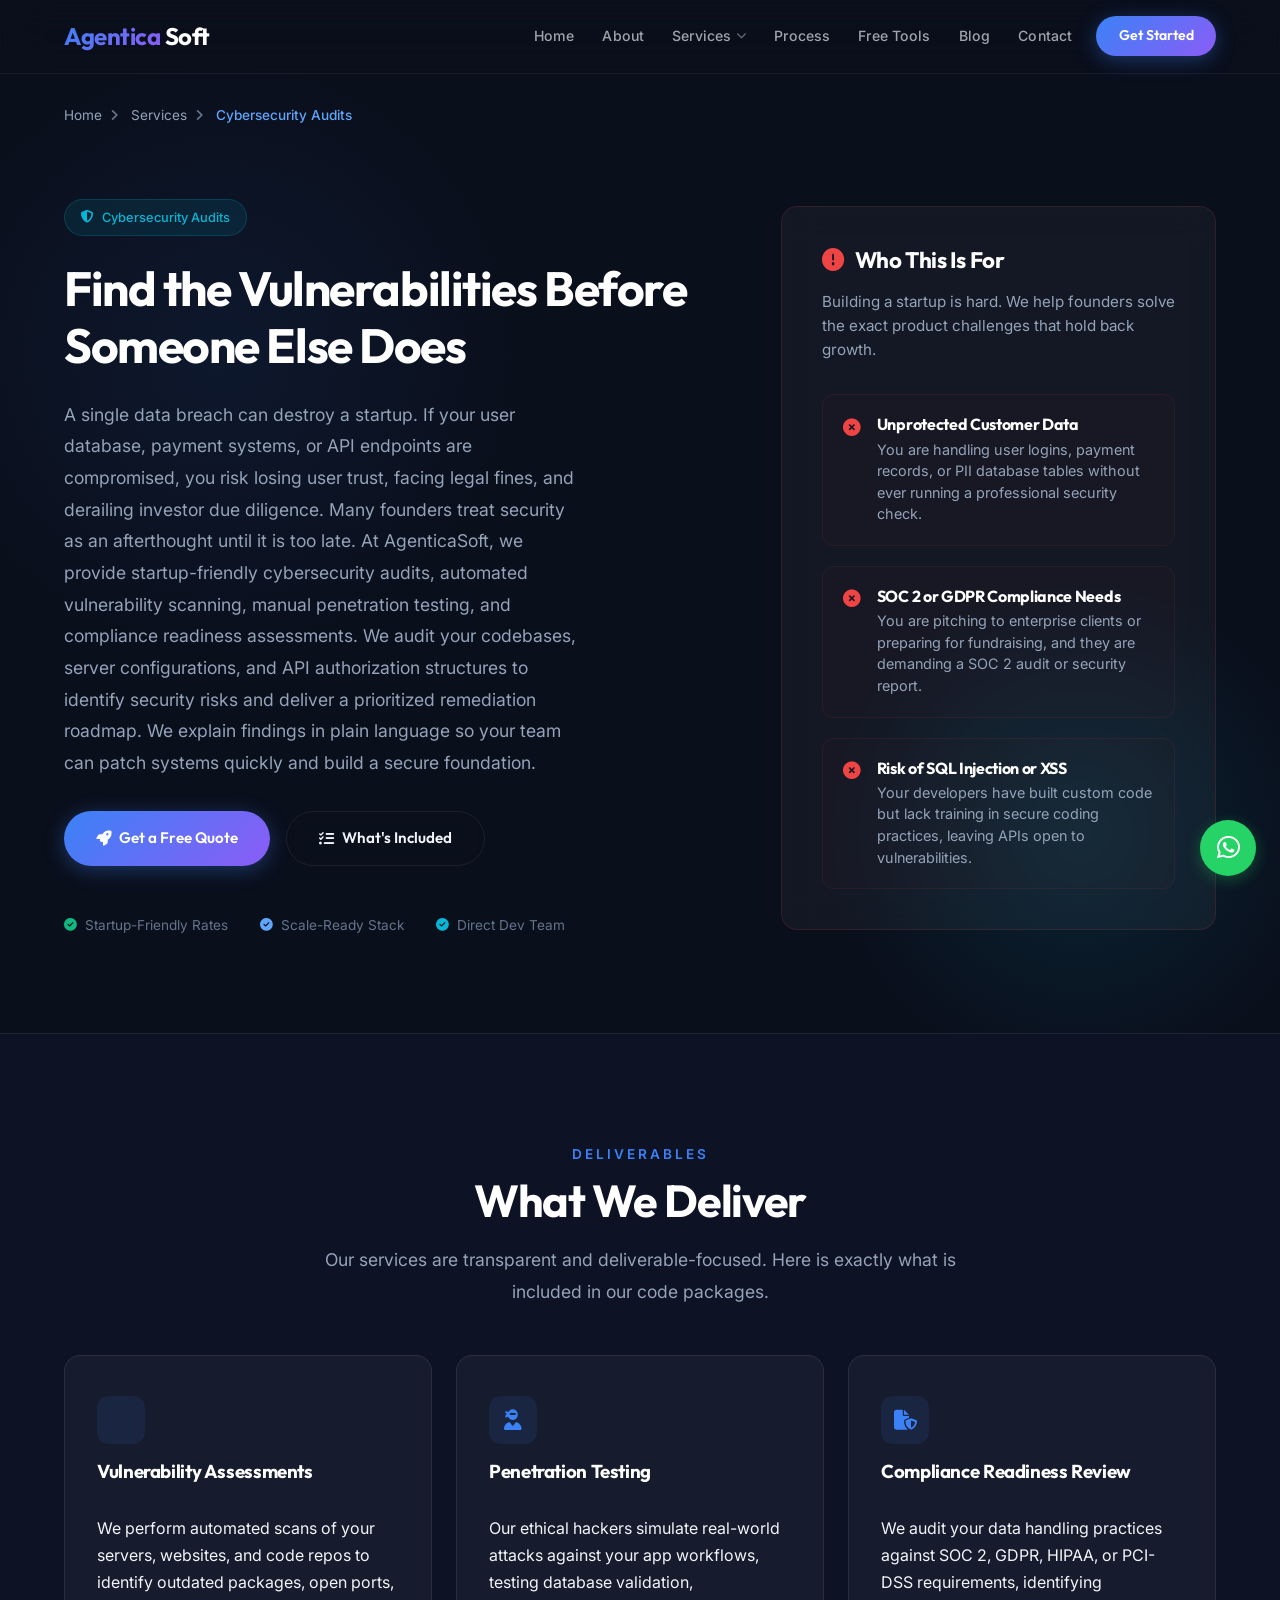
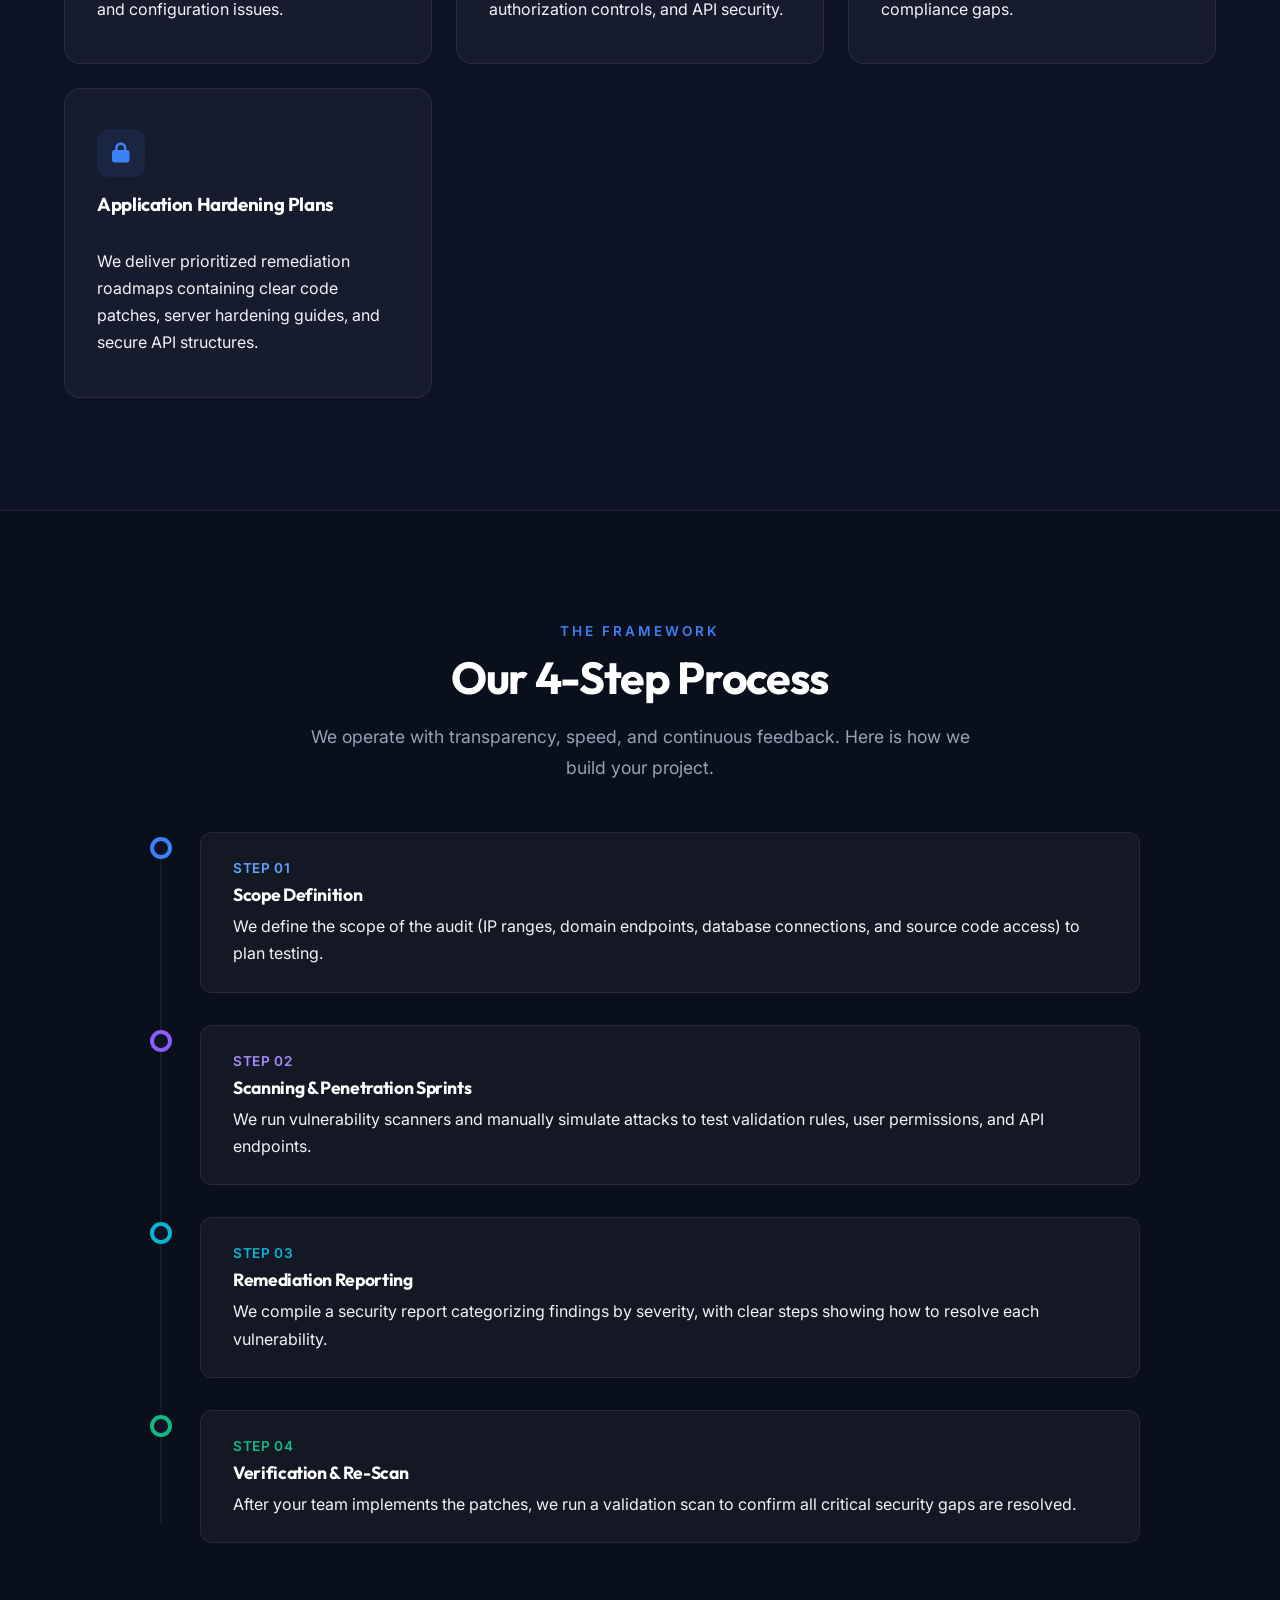
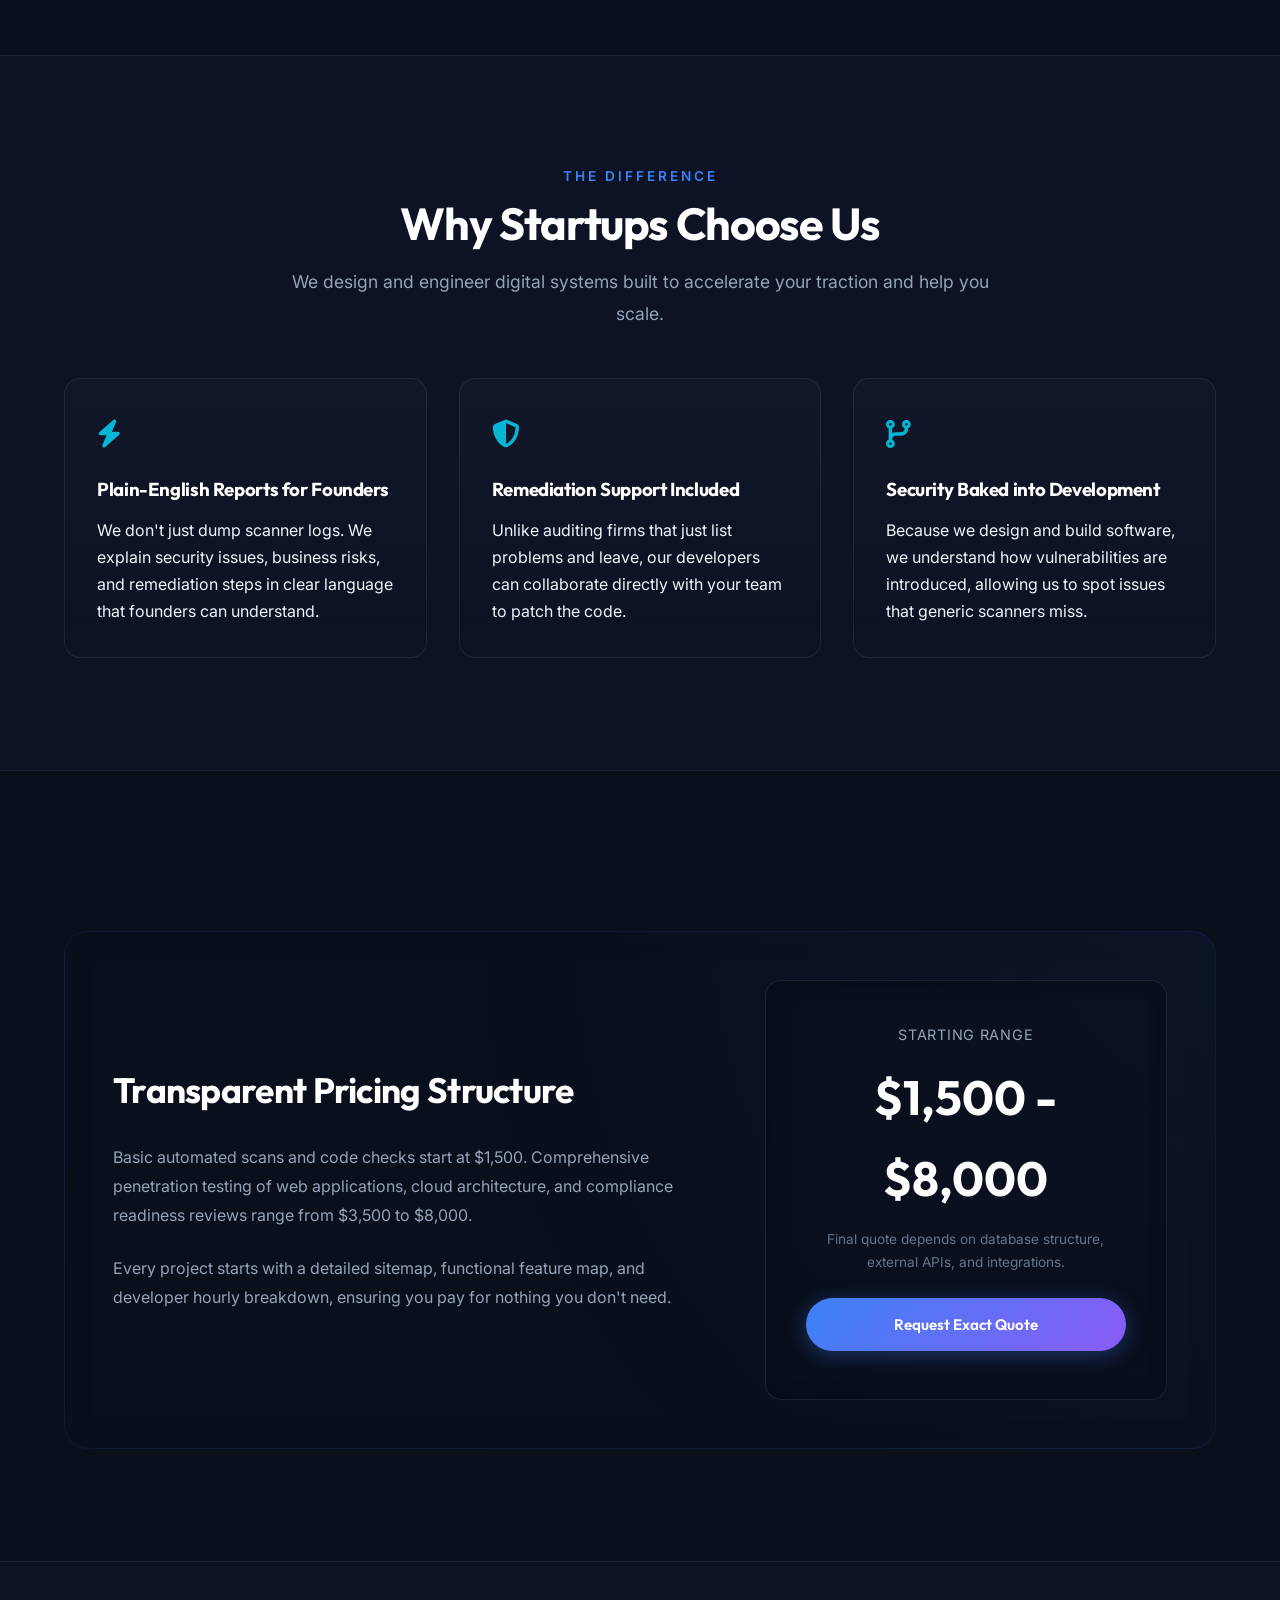
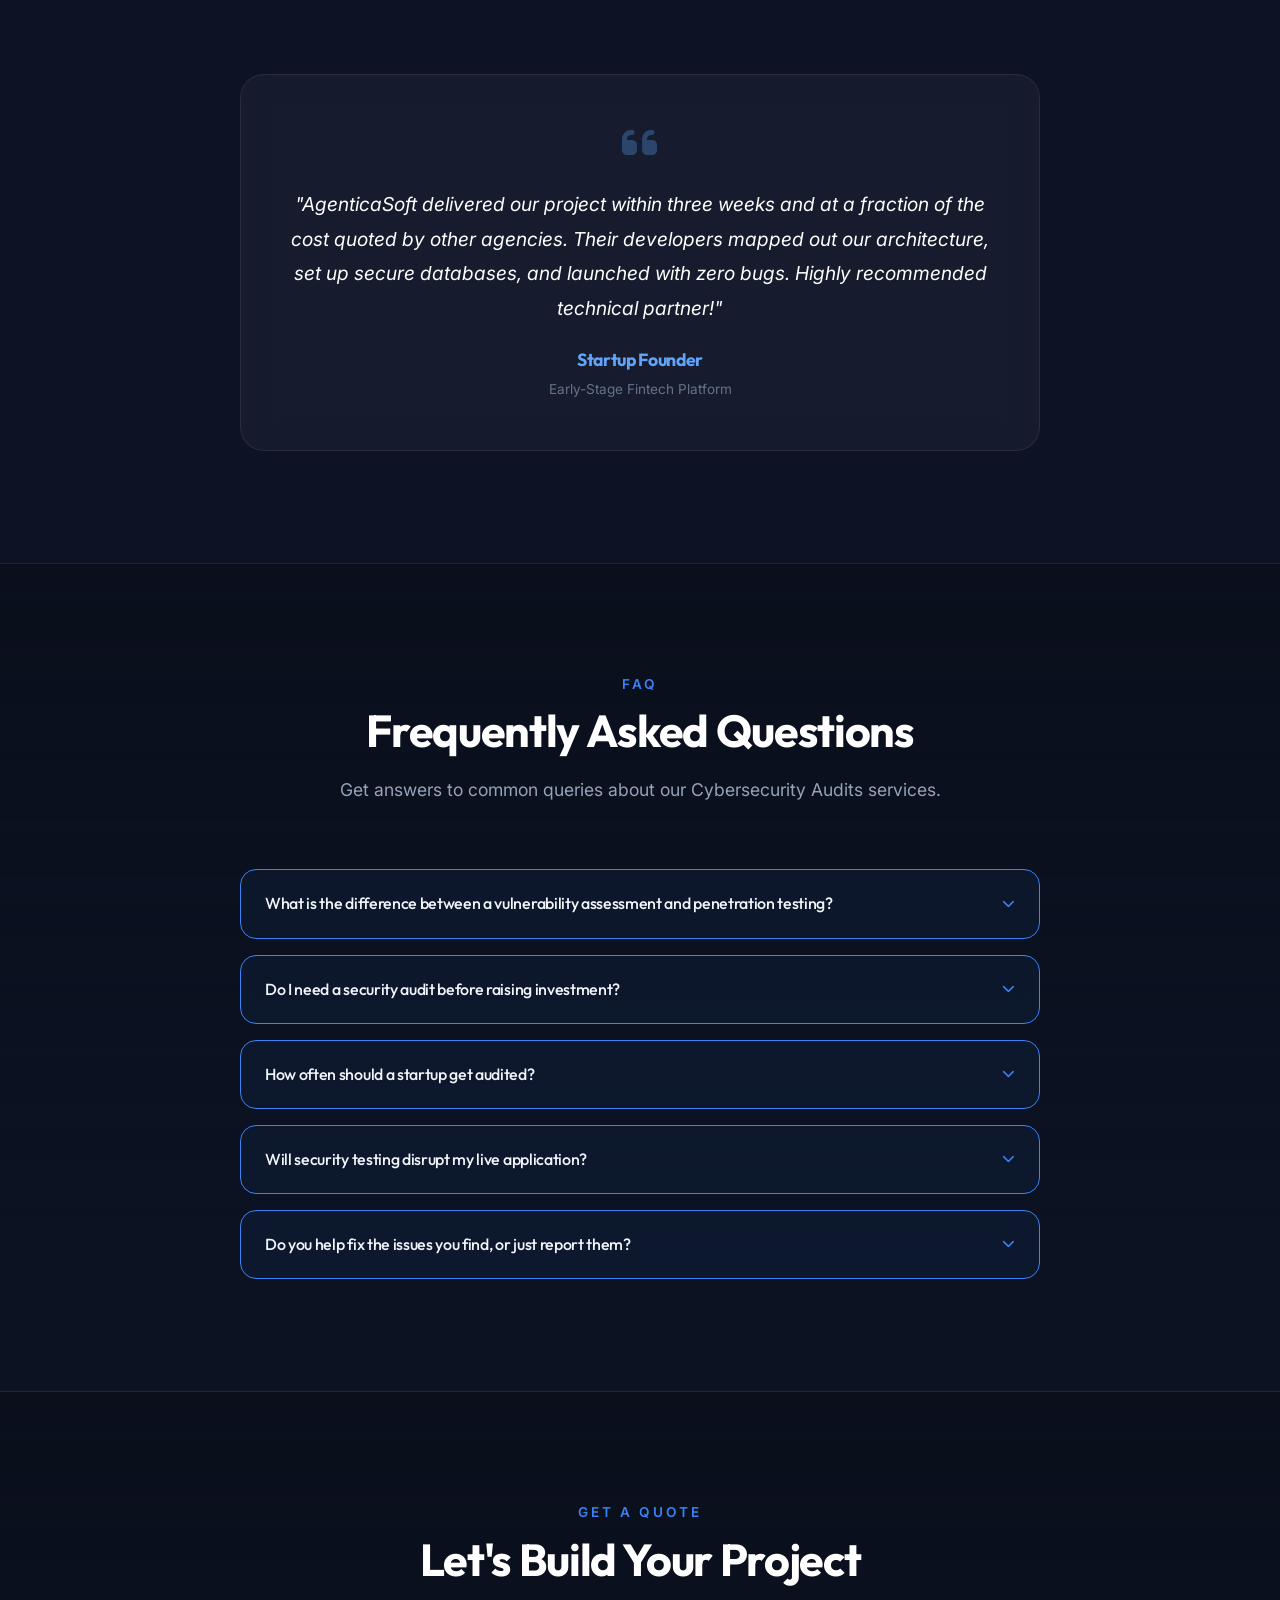
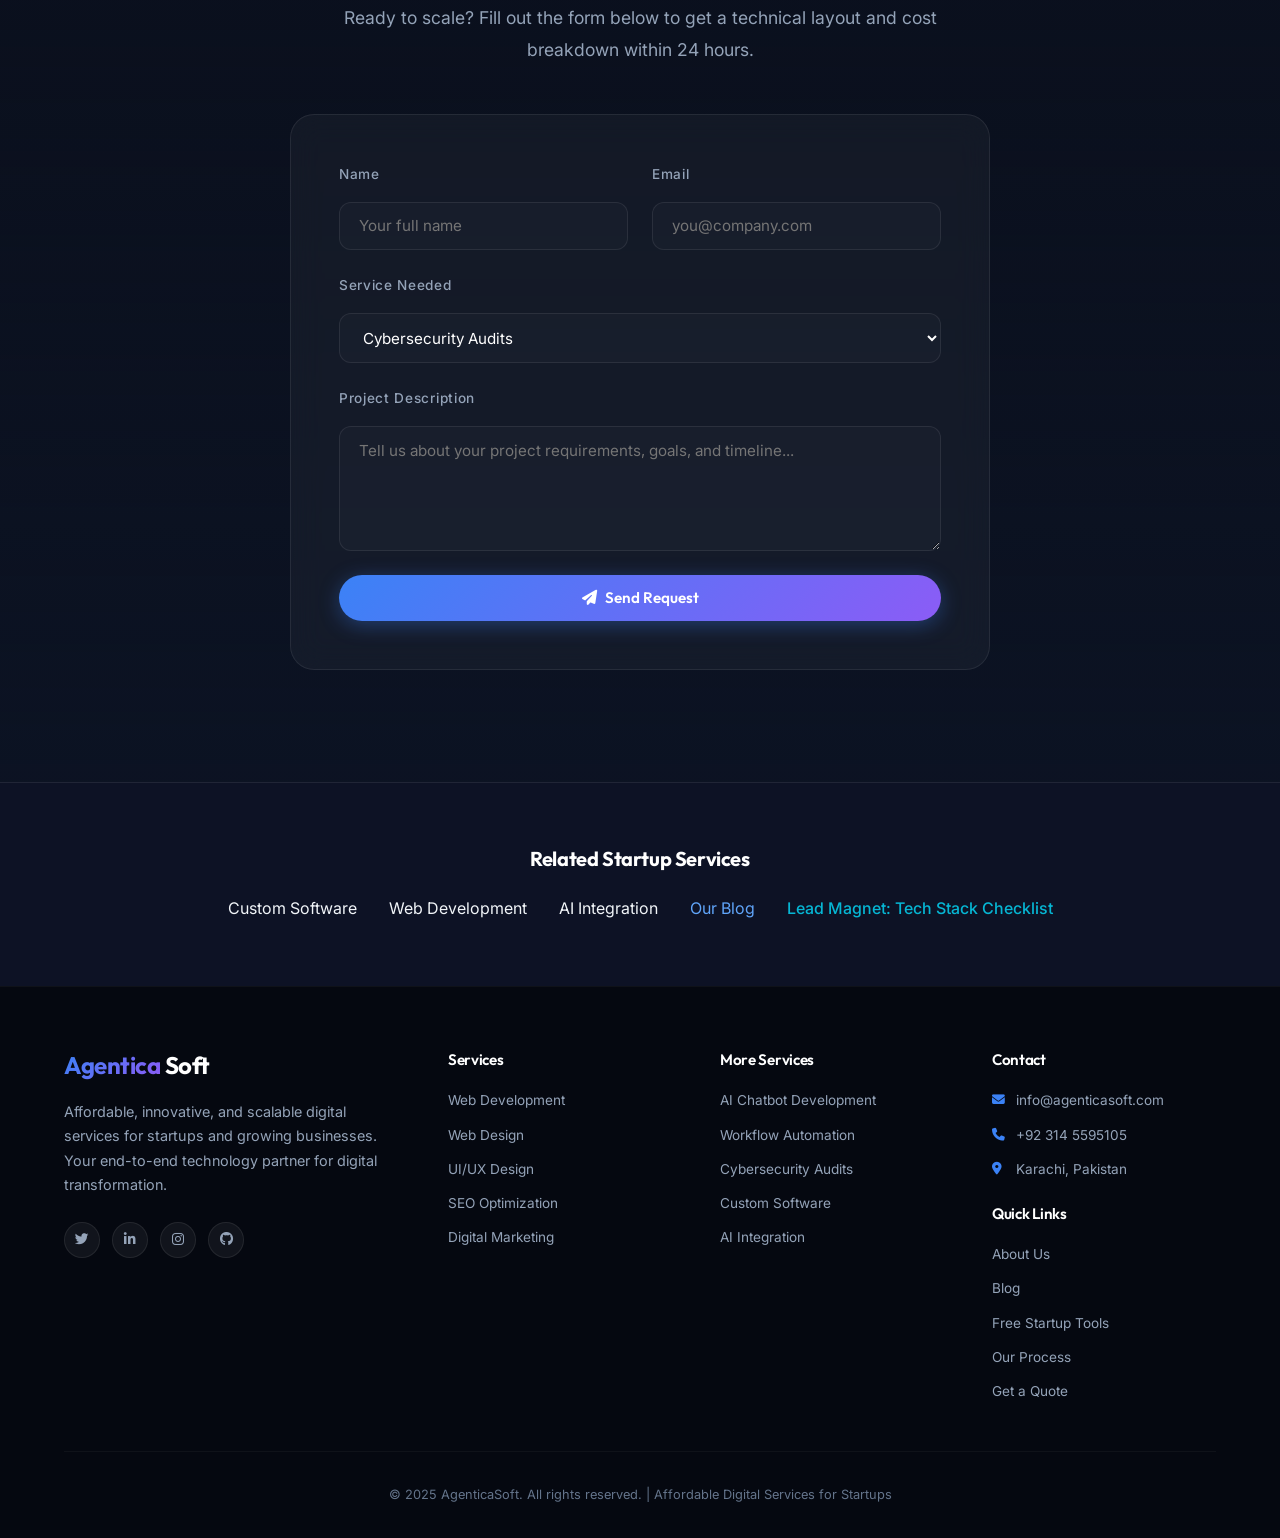
<file: services/cybersecurity-audit.html>
<!DOCTYPE html>
<html lang="en">

<head>
    <meta charset="UTF-8">
    <meta name="viewport" content="width=device-width, initial-scale=1.0">
    <title>Cybersecurity Audits for Startups | AgenticaSoft</title>
    <meta name="description"
        content="Vulnerability assessments, penetration testing, security compliance reviews, and hardening for web applications.">
    <meta name="keywords" content="affordable services for startups, affordable web development, cheap web design, startup SEO, digital marketing for startups, AI chatbot development, workflow automation, cybersecurity audit, custom software solutions, affordable digital services">
    <meta name="robots" content="index, follow">
    <link rel="canonical" href="https://agenticasoft.com/services/cybersecurity-audit.html">

    <!-- Open Graph / Facebook -->
    <meta property="og:type" content="website">
    <meta property="og:url" content="https://agenticasoft.com/services/cybersecurity-audit.html">
    <meta property="og:title" content="Cybersecurity Audits for Startups | AgenticaSoft">
    <meta property="og:description"
        content="Vulnerability assessments, penetration testing, security compliance reviews, and hardening for web applications.">
    <meta property="og:image" content="https://agenticasoft.com/assets/og-image.jpg">
    <meta property="og:site_name" content="AgenticaSoft">

    <!-- Twitter -->
    <meta property="twitter:card" content="summary_large_image">
    <meta property="twitter:url" content="https://agenticasoft.com/services/cybersecurity-audit.html">
    <meta property="twitter:title" content="Cybersecurity Audits for Startups | AgenticaSoft">
    <meta property="twitter:description"
        content="Vulnerability assessments, penetration testing, security compliance reviews, and hardening for web applications.">
    <meta property="twitter:image" content="https://agenticasoft.com/assets/og-image.jpg">

    <!-- Favicon -->
    <link rel="apple-touch-icon" sizes="180x180" href="../uploads/apple-touch-icon.png">
    <link rel="icon" type="image/png" sizes="32x32" href="../uploads/favicon-32x32.png">
    <link rel="icon" href="../uploads/favicon.ico" sizes="any">
    <link rel="manifest" href="../site.webmanifest">

    <!-- Google Fonts -->
    <link rel="preconnect" href="https://fonts.googleapis.com">
    <link rel="preconnect" href="https://fonts.gstatic.com" crossorigin>
    <link
        href="https://fonts.googleapis.com/css2?family=Inter:wght@300;400;500;600;700&family=Outfit:wght@400;500;600;700&display=swap"
        rel="stylesheet">

    <!-- CSS -->
    <link rel="stylesheet" href="../css/style.css">

    <!-- Font Awesome -->
    <link rel="stylesheet" href="https://cdnjs.cloudflare.com/ajax/libs/font-awesome/6.5.0/css/all.min.css">

    <!-- Structured Data — Organization -->
    <script type="application/ld+json">
{
  "@context": "https://schema.org",
  "@type": "Organization",
  "name": "AgenticaSoft",
  "url": "https://agenticasoft.com/",
  "logo": "https://agenticasoft.com/logo.png",
  "description": "AgenticaSoft is a technology solutions startup providing affordable web development, web design, SEO, digital marketing, AI chatbot development, workflow automation, cybersecurity audits, and custom software solutions for startups and businesses.",
  "slogan": "Affordable Digital Solutions for Growing Startups",
  "sameAs": [
    "https://www.facebook.com/AgenticaSoft",
    "https://www.linkedin.com/company/agenticasoft",
    "https://twitter.com/AgenticaSoft"
  ],
  "contactPoint": [
    {
      "@type": "ContactPoint",
      "telephone": "+92 3145595105",
      "contactType": "customer support",
      "areaServed": "Global",
      "availableLanguage": ["English"]
    }
  ],
  "founder": {
    "@type": "Person",
    "name": "Ali Zuhoor"
  },
  "address": {
    "@type": "PostalAddress",
    "streetAddress": "Korangi Crossing",
    "addressLocality": "Karachi",
    "addressRegion": "Sindh",
    "addressCountry": "PK"
  },
  "hasOfferCatalog": {
    "@type": "OfferCatalog",
    "name": "Affordable Digital Services for Startups",
    "itemListElement": [
      {
        "@type": "Offer",
        "itemOffered": {
          "@type": "Service",
          "name": "Affordable Web Development for Startups",
          "description": "Custom business websites, frontend and backend web applications, and CMS development at startup-friendly prices."
        }
      },
      {
        "@type": "Offer",
        "itemOffered": {
          "@type": "Service",
          "name": "Web Design Services",
          "description": "Professional responsive web design, landing pages, and website redesigns for businesses and startups."
        }
      },
      {
        "@type": "Offer",
        "itemOffered": {
          "@type": "Service",
          "name": "UI/UX Design",
          "description": "User experience research, wireframing, prototyping, and design systems for web and mobile applications."
        }
      },
      {
        "@type": "Offer",
        "itemOffered": {
          "@type": "Service",
          "name": "AI Chatbot Development",
          "description": "Custom AI chatbot solutions for websites and platforms to enhance customer engagement and automate support."
        }
      },
      {
        "@type": "Offer",
        "itemOffered": {
          "@type": "Service",
          "name": "AI Integration Services",
          "description": "Integration of AI APIs, machine learning models, and intelligent automation into existing business workflows."
        }
      },
      {
        "@type": "Offer",
        "itemOffered": {
          "@type": "Service",
          "name": "Workflow Automation",
          "description": "Business process automation, API integrations, and robotic process automation to streamline operations and reduce costs."
        }
      },
      {
        "@type": "Offer",
        "itemOffered": {
          "@type": "Service",
          "name": "Affordable SEO Services for Startups",
          "description": "Technical SEO, on-page optimization, local SEO, and content strategy to improve online visibility for startups."
        }
      },
      {
        "@type": "Offer",
        "itemOffered": {
          "@type": "Service",
          "name": "Digital Marketing",
          "description": "Social media marketing, PPC advertising, email marketing, and analytics for startup growth."
        }
      },
      {
        "@type": "Offer",
        "itemOffered": {
          "@type": "Service",
          "name": "Cybersecurity Audits",
          "description": "Vulnerability assessments, penetration testing, security compliance reviews, and hardening for web applications."
        }
      },
      {
        "@type": "Offer",
        "itemOffered": {
          "@type": "Service",
          "name": "Custom Software Solutions",
          "description": "SaaS development, enterprise applications, cloud-native solutions, and custom software for unique business needs."
        }
      }
    ]
  }
}
</script>

    <!-- Clarity Analytics -->
    <script type="text/javascript">
        (function(c,l,a,r,i,t,y){
            c[a]=c[a]||function(){(c[a].q=c[a].q||[]).push(arguments)};
            t=l.createElement(r);t.async=1;t.src="https://www.clarity.ms/tag/"+i;
            y=l.getElementsByTagName(r)[0];y.parentNode.insertBefore(t,y);
        })(window, document, "clarity", "script", "vays2qxbi3");
    </script>
</head>

<body>

    <nav class="navbar" id="navbar">
        <div class="container nav-container">
            <a href="../index.html" class="logo">
                <span class="text-gradient">Agentica</span> Soft
            </a>

            <ul class="nav-links" id="nav-links">
                <li><a href="../index.html#home" class="nav-link">Home</a></li>
                <li><a href="../index.html#about" class="nav-link">About</a></li>
                <li class="nav-item-dropdown">
                    <a href="../index.html#services" class="nav-link dropdown-trigger">Services <i class="fas fa-chevron-down dropdown-arrow"></i></a>
                    <ul class="dropdown-menu">
                        <li><a href="../services/web-development-for-startups.html"><i class="fas fa-laptop-code"></i> Web Development</a></li>
                        <li><a href="../services/web-design-for-startups.html"><i class="fas fa-palette"></i> Web Design</a></li>
                        <li><a href="../services/ui-ux-design.html"><i class="fas fa-pen-ruler"></i> UI/UX Design</a></li>
                        <li><a href="../services/seo-for-startups.html"><i class="fas fa-chart-line"></i> SEO Optimization</a></li>
                        <li><a href="../services/digital-marketing-for-startups.html"><i class="fas fa-bullhorn"></i> Digital Marketing</a></li>
                        <li><a href="../services/ai-chatbot-development.html"><i class="fas fa-robot"></i> AI Chatbots</a></li>
                        <li><a href="../services/workflow-automation.html"><i class="fas fa-gears"></i> Workflow Automation</a></li>
                        <li><a href="../services/cybersecurity-audit.html"><i class="fas fa-shield-halved"></i> Cybersecurity Audits</a></li>
                        <li><a href="../services/custom-software-development.html"><i class="fas fa-code"></i> Custom Software</a></li>
                        <li><a href="../services/ai-integration-services.html"><i class="fas fa-microchip"></i> AI Integration</a></li>
                    </ul>
                </li>
                <li><a href="../index.html#process" class="nav-link">Process</a></li>
                <li><a href="../index.html#lead-magnet" class="nav-link">Free Tools</a></li>
                <li><a href="../blog.html" class="nav-link">Blog</a></li>
                <li><a href="../index.html#contact" class="nav-link">Contact</a></li>
                <li><a href="../index.html#contact" class="btn btn-primary nav-cta">Get Started</a></li>
            </ul>

            <div class="menu-toggle">
                <svg width="24" height="24" viewBox="0 0 24 24" fill="none" xmlns="http://www.w3.org/2000/svg">
                    <path d="M3 12H21" stroke="white" stroke-width="2" stroke-linecap="round" stroke-linejoin="round"/>
                    <path d="M3 6H21" stroke="white" stroke-width="2" stroke-linecap="round" stroke-linejoin="round"/>
                    <path d="M3 18H21" stroke="white" stroke-width="2" stroke-linecap="round" stroke-linejoin="round"/>
                </svg>
            </div>
        </div>
    </nav>

    <div class="breadcrumb-wrap">
        <div class="container">
            <nav aria-label="Breadcrumb">
                <ol class="breadcrumb" itemscope itemtype="https://schema.org/BreadcrumbList">
                    <li class="breadcrumb-item" itemprop="itemListElement" itemscope itemtype="https://schema.org/ListItem">
                        <a href="../index.html" itemprop="item"><span itemprop="name">Home</span></a>
                        <meta itemprop="position" content="1" />
                    </li>
                    <li class="breadcrumb-item" itemprop="itemListElement" itemscope itemtype="https://schema.org/ListItem">
                        <a href="../index.html#services" itemprop="item"><span itemprop="name">Services</span></a>
                        <meta itemprop="position" content="2" />
                    </li>
                    <li class="breadcrumb-item active" itemprop="itemListElement" itemscope itemtype="https://schema.org/ListItem" aria-current="page">
                        <span itemprop="name">Cybersecurity Audits</span>
                        <meta itemprop="position" content="3" />
                    </li>
                </ol>
            </nav>
        </div>
    </div>

<!-- Dynamic SEO Metadata & FAQ Schema -->
<script type="application/ld+json">
{
    "@context": "https://schema.org",
    "@type": "FAQPage",
    "mainEntity": [
        {
            "@type": "Question",
            "name": "What is the difference between a vulnerability assessment and penetration testing?",
            "acceptedAnswer": {
                "@type": "Answer",
                "text": "A vulnerability assessment uses automated scanners to search for known vulnerabilities and outdated code packages. Penetration testing is a manual, simulated attack where a security engineer attempts to breach your application, testing business logic and database access."
            }
        },
        {
            "@type": "Question",
            "name": "Do I need a security audit before raising investment?",
            "acceptedAnswer": {
                "@type": "Answer",
                "text": "Yes, most venture capitalists and angel investors run technical due diligence that includes reviewing your application security, data storage compliance, and system architecture before closing funding rounds."
            }
        },
        {
            "@type": "Question",
            "name": "How often should a startup get audited?",
            "acceptedAnswer": {
                "@type": "Answer",
                "text": "We recommend running automated vulnerability scans monthly or after every major code release, and scheduling a full penetration test annually or before major product launches."
            }
        },
        {
            "@type": "Question",
            "name": "Will security testing disrupt my live application?",
            "acceptedAnswer": {
                "@type": "Answer",
                "text": "No. We coordinate testing windows and can run tests on a staging environment that mirrors your live production system, ensuring zero downtime for your active users."
            }
        },
        {
            "@type": "Question",
            "name": "Do you help fix the issues you find, or just report them?",
            "acceptedAnswer": {
                "@type": "Answer",
                "text": "We do both! We deliver a detailed remediation report showing how to fix issues, and our team of web developers is available to write and deploy patches."
            }
        }
    ]
}
</script>

<!-- Service Hero Section -->
<section class="service-hero">
    <!-- Background Glow Effects -->
    <div class="glow-effect" style="top: -80px; left: -80px; width: 600px; height: 600px; opacity: 0.4;"></div>
    <div class="glow-effect" style="bottom: -50px; right: -50px; width: 500px; height: 500px; background: radial-gradient(circle, rgba(6, 182, 212, 0.12) 0%, transparent 70%);"></div>

    <div class="container">
        <div class="service-hero-grid">
            <div class="reveal active">
                <div class="service-meta-badge">
                    <i class="fas fa-shield-halved"></i> Cybersecurity Audits
                </div>

                <h1 class="hero-title" style="margin-bottom: 1.5rem; font-size: 3rem; line-height: 1.2;">
                    Find the Vulnerabilities Before Someone Else Does
                </h1>

                <p class="hero-desc" style="margin-bottom: 2rem; color: var(--text-muted); font-size: 1.1rem; line-height: 1.8;">
                    A single data breach can destroy a startup. If your user database, payment systems, or API endpoints are compromised, you risk losing user trust, facing legal fines, and derailing investor due diligence. Many founders treat security as an afterthought until it is too late. At AgenticaSoft, we provide startup-friendly cybersecurity audits, automated vulnerability scanning, manual penetration testing, and compliance readiness assessments. We audit your codebases, server configurations, and API authorization structures to identify security risks and deliver a prioritized remediation roadmap. We explain findings in plain language so your team can patch systems quickly and build a secure foundation.
                </p>

                <div class="hero-actions">
                    <a href="#quote-form" class="btn btn-primary">
                        <i class="fas fa-rocket"></i> Get a Free Quote
                    </a>
                    <a href="#deliverables" class="btn btn-outline">
                        <i class="fas fa-list-check"></i> What's Included
                    </a>
                </div>

                <div class="hero-trust-badges" style="margin-top: 2.5rem;">
                    <div><i class="fas fa-check-circle" style="color: var(--success-color);"></i> Startup-Friendly Rates</div>
                    <div><i class="fas fa-check-circle" style="color: var(--primary-light);"></i> Scale-Ready Stack</div>
                    <div><i class="fas fa-check-circle" style="color: var(--accent-color);"></i> Direct Dev Team</div>
                </div>
            </div>

            <!-- "Who This Is For" Side Block -->
            <div class="glass-card reveal active" style="padding: 2.5rem; border-color: rgba(239, 68, 68, 0.15);">
                <h3 style="font-size: 1.4rem; color: #fff; margin-bottom: 1rem;">
                    <i class="fas fa-circle-exclamation" style="color: var(--danger-color); margin-right: 0.5rem;"></i>
                    Who This Is For
                </h3>
                <p style="color: var(--text-muted); font-size: 0.95rem; line-height: 1.6;">
                    Building a startup is hard. We help founders solve the exact product challenges that hold back growth.
                </p>
                <div class="pain-points-list">
                    
                <div class="pain-point-item">
                    <i class="fas fa-times-circle"></i>
                    <div class="pain-point-text">
                        <h5>Unprotected Customer Data</h5>
                        <p>You are handling user logins, payment records, or PII database tables without ever running a professional security check.</p>
                    </div>
                </div>
                <div class="pain-point-item">
                    <i class="fas fa-times-circle"></i>
                    <div class="pain-point-text">
                        <h5>SOC 2 or GDPR Compliance Needs</h5>
                        <p>You are pitching to enterprise clients or preparing for fundraising, and they are demanding a SOC 2 audit or security report.</p>
                    </div>
                </div>
                <div class="pain-point-item">
                    <i class="fas fa-times-circle"></i>
                    <div class="pain-point-text">
                        <h5>Risk of SQL Injection or XSS</h5>
                        <p>Your developers have built custom code but lack training in secure coding practices, leaving APIs open to vulnerabilities.</p>
                    </div>
                </div>
                </div>
            </div>
        </div>
    </div>
</section>

<!-- Deliverables Section -->
<section id="deliverables" class="services-section" style="border-top: 1px solid var(--card-border); background: var(--dark-bg-alt);">
    <div class="container">
        <div class="header-center" style="text-align: center; margin-bottom: 3rem;">
            <h2 class="section-title">
                <span>Deliverables</span>
                What We Deliver
            </h2>
            <p class="section-subtitle" style="max-width: 700px; margin: 0 auto; color: var(--text-muted);">
                Our services are transparent and deliverable-focused. Here is exactly what is included in our code packages.
            </p>
        </div>

        <div class="service-deliverables-grid">
            
            <div class="deliverable-card">
                <div class="deliverable-icon">
                    <i class="fas fa-radar"></i>
                </div>
                <h3>Vulnerability Assessments</h3>
                <p>We perform automated scans of your servers, websites, and code repos to identify outdated packages, open ports, and configuration issues.</p>
            </div>
            <div class="deliverable-card">
                <div class="deliverable-icon">
                    <i class="fas fa-user-ninja"></i>
                </div>
                <h3>Penetration Testing</h3>
                <p>Our ethical hackers simulate real-world attacks against your app workflows, testing database validation, authorization controls, and API security.</p>
            </div>
            <div class="deliverable-card">
                <div class="deliverable-icon">
                    <i class="fas fa-file-shield"></i>
                </div>
                <h3>Compliance Readiness Review</h3>
                <p>We audit your data handling practices against SOC 2, GDPR, HIPAA, or PCI-DSS requirements, identifying compliance gaps.</p>
            </div>
            <div class="deliverable-card">
                <div class="deliverable-icon">
                    <i class="fas fa-lock"></i>
                </div>
                <h3>Application Hardening Plans</h3>
                <p>We deliver prioritized remediation roadmaps containing clear code patches, server hardening guides, and secure API structures.</p>
            </div>
        </div>
    </div>
</section>

<!-- Timeline / Process Section -->
<section class="process-section" style="padding: var(--section-spacing) 0; border-top: 1px solid var(--card-border);">
    <div class="container">
        <div class="header-center" style="text-align: center; margin-bottom: 3rem;">
            <h2 class="section-title">
                <span>The Framework</span>
                Our 4-Step Process
            </h2>
            <p class="section-subtitle" style="max-width: 700px; margin: 0 auto; color: var(--text-muted);">
                We operate with transparency, speed, and continuous feedback. Here is how we build your project.
            </p>
        </div>

        <div class="process-timeline">
            
            <div class="timeline-step reveal">
                <div class="timeline-dot"></div>
                <div class="timeline-content">
                    <span class="timeline-num">Step 01</span>
                    <h4>Scope Definition</h4>
                    <p>We define the scope of the audit (IP ranges, domain endpoints, database connections, and source code access) to plan testing.</p>
                </div>
            </div>
            <div class="timeline-step reveal">
                <div class="timeline-dot"></div>
                <div class="timeline-content">
                    <span class="timeline-num">Step 02</span>
                    <h4>Scanning &amp; Penetration Sprints</h4>
                    <p>We run vulnerability scanners and manually simulate attacks to test validation rules, user permissions, and API endpoints.</p>
                </div>
            </div>
            <div class="timeline-step reveal">
                <div class="timeline-dot"></div>
                <div class="timeline-content">
                    <span class="timeline-num">Step 03</span>
                    <h4>Remediation Reporting</h4>
                    <p>We compile a security report categorizing findings by severity, with clear steps showing how to resolve each vulnerability.</p>
                </div>
            </div>
            <div class="timeline-step reveal">
                <div class="timeline-dot"></div>
                <div class="timeline-content">
                    <span class="timeline-num">Step 04</span>
                    <h4>Verification &amp; Re-Scan</h4>
                    <p>After your team implements the patches, we run a validation scan to confirm all critical security gaps are resolved.</p>
                </div>
            </div>
        </div>
    </div>
</section>

<!-- Why Choose AgenticaSoft -->
<section class="why-section" style="padding: var(--section-spacing) 0; border-top: 1px solid var(--card-border); background: var(--dark-bg-alt);">
    <div class="container">
        <div class="header-center" style="text-align: center; margin-bottom: 3rem;">
            <h2 class="section-title">
                <span>The Difference</span>
                Why Startups Choose Us
            </h2>
            <p class="section-subtitle" style="max-width: 700px; margin: 0 auto; color: var(--text-muted);">
                We design and engineer digital systems built to accelerate your traction and help you scale.
            </p>
        </div>

        <div class="why-grid">
            
            <div class="why-card reveal" style="transition-delay: 0s;">
                <div class="why-card-icon">
                    <i class="fas fa-bolt"></i>
                </div>
                <h3>Plain-English Reports for Founders</h3>
                <p>We don't just dump scanner logs. We explain security issues, business risks, and remediation steps in clear language that founders can understand.</p>
            </div>
            <div class="why-card reveal" style="transition-delay: 0.1s;">
                <div class="why-card-icon">
                    <i class="fas fa-shield-halved"></i>
                </div>
                <h3>Remediation Support Included</h3>
                <p>Unlike auditing firms that just list problems and leave, our developers can collaborate directly with your team to patch the code.</p>
            </div>
            <div class="why-card reveal" style="transition-delay: 0.2s;">
                <div class="why-card-icon">
                    <i class="fas fa-code-branch"></i>
                </div>
                <h3>Security Baked into Development</h3>
                <p>Because we design and build software, we understand how vulnerabilities are introduced, allowing us to spot issues that generic scanners miss.</p>
            </div>
        </div>
    </div>
</section>

<!-- Pricing Signal Block -->
<section class="pricing-section" style="padding: var(--section-spacing) 0; border-top: 1px solid var(--card-border);">
    <div class="container">
        <div class="glass-card pricing-signal-box reveal" style="border-radius: var(--radius-xl);">
            <div class="pricing-signal-grid">
                <div class="pricing-signal-info">
                    <h2 style="font-size: 2.2rem; color: #fff; margin-bottom: 0.5rem; font-family: var(--font-heading);">
                        Transparent Pricing Structure
                    </h2>
                    <p style="color: var(--text-muted); line-height: 1.8; font-size: 1rem;">
                        Basic automated scans and code checks start at $1,500. Comprehensive penetration testing of web applications, cloud architecture, and compliance readiness reviews range from $3,500 to $8,000.
                    </p>
                    <p style="color: var(--text-muted); line-height: 1.8; font-size: 1rem;">
                        Every project starts with a detailed sitemap, functional feature map, and developer hourly breakdown, ensuring you pay for nothing you don't need.
                    </p>
                </div>
                <div class="pricing-signal-price">
                    <span class="price-sub">Starting Range</span>
                    <div class="price-val">$1,500 - $8,000</div>
                    <p style="color: var(--text-dim); font-size: 0.85rem; margin-bottom: 1.5rem;">
                        Final quote depends on database structure, external APIs, and integrations.
                    </p>
                    <a href="#quote-form" class="btn btn-primary" style="display: inline-block; width: 100%;">
                        Request Exact Quote
                    </a>
                </div>
            </div>
        </div>
    </div>
</section>

<!-- Client Review Block Placeholder -->
<section class="testimonials-section" style="padding: var(--section-spacing) 0; border-top: 1px solid var(--card-border); background: var(--dark-bg-alt);">
    <div class="container" style="text-align: center;">
        <div class="glass-card reveal" style="max-width: 800px; margin: 0 auto; padding: 3rem; border-radius: var(--radius-xl);">
            <i class="fas fa-quote-left" style="font-size: 2.5rem; color: var(--primary-light); opacity: 0.3; margin-bottom: 1.5rem; display: block;"></i>
            <p style="font-size: 1.2rem; color: #fff; font-style: italic; line-height: 1.8; margin-bottom: 1.5rem;">
                "AgenticaSoft delivered our project within three weeks and at a fraction of the cost quoted by other agencies. Their developers mapped out our architecture, set up secure databases, and launched with zero bugs. Highly recommended technical partner!"
            </p>
            <h4 style="font-size: 1.1rem; color: var(--primary-light); margin-bottom: 0.25rem;">Startup Founder</h4>
            <span style="font-size: 0.85rem; color: var(--text-dim);">Early-Stage Fintech Platform</span>
        </div>
    </div>
</section>

<!-- FAQs Section -->
<section id="faq" class="faq-section" style="padding: var(--section-spacing) 0; border-top: 1px solid var(--card-border);">
    <div class="container">
        <div class="header-center" style="text-align: center; margin-bottom: 4rem;">
            <h2 class="section-title">
                <span>FAQ</span>
                Frequently Asked Questions
            </h2>
            <p class="section-subtitle" style="max-width: 700px; margin: 0 auto; color: var(--text-muted);">
                Get answers to common queries about our Cybersecurity Audits services.
            </p>
        </div>

        <div class="faq-grid" style="max-width: 800px; margin: 0 auto; display: flex; flex-direction: column; gap: 1rem;">
            
            <div class="glass-card faq-item reveal" style="transition-delay: 0s;">
                <div class="faq-question">
                    <h4>What is the difference between a vulnerability assessment and penetration testing?</h4>
                    <i class="fas fa-chevron-down"></i>
                </div>
                <div class="faq-answer">
                    <p>A vulnerability assessment uses automated scanners to search for known vulnerabilities and outdated code packages. Penetration testing is a manual, simulated attack where a security engineer attempts to breach your application, testing business logic and database access.</p>
                </div>
            </div>
            <div class="glass-card faq-item reveal" style="transition-delay: 0.05s;">
                <div class="faq-question">
                    <h4>Do I need a security audit before raising investment?</h4>
                    <i class="fas fa-chevron-down"></i>
                </div>
                <div class="faq-answer">
                    <p>Yes, most venture capitalists and angel investors run technical due diligence that includes reviewing your application security, data storage compliance, and system architecture before closing funding rounds.</p>
                </div>
            </div>
            <div class="glass-card faq-item reveal" style="transition-delay: 0.1s;">
                <div class="faq-question">
                    <h4>How often should a startup get audited?</h4>
                    <i class="fas fa-chevron-down"></i>
                </div>
                <div class="faq-answer">
                    <p>We recommend running automated vulnerability scans monthly or after every major code release, and scheduling a full penetration test annually or before major product launches.</p>
                </div>
            </div>
            <div class="glass-card faq-item reveal" style="transition-delay: 0.15s;">
                <div class="faq-question">
                    <h4>Will security testing disrupt my live application?</h4>
                    <i class="fas fa-chevron-down"></i>
                </div>
                <div class="faq-answer">
                    <p>No. We coordinate testing windows and can run tests on a staging environment that mirrors your live production system, ensuring zero downtime for your active users.</p>
                </div>
            </div>
            <div class="glass-card faq-item reveal" style="transition-delay: 0.2s;">
                <div class="faq-question">
                    <h4>Do you help fix the issues you find, or just report them?</h4>
                    <i class="fas fa-chevron-down"></i>
                </div>
                <div class="faq-answer">
                    <p>We do both! We deliver a detailed remediation report showing how to fix issues, and our team of web developers is available to write and deploy patches.</p>
                </div>
            </div>
        </div>
    </div>
</section>

<!-- Final CTA + Lead Form -->
<section id="quote-form" class="contact-section" style="border-top: 1px solid var(--card-border); background: linear-gradient(180deg, var(--dark-bg) 0%, rgba(59, 130, 246, 0.03) 100%); padding: var(--section-spacing) 0;">
    <div class="container contact-form-container">
        <h2 class="section-title" style="text-align: center;">
            <span>Get a Quote</span>
            Let's Build Your Project
        </h2>
        <p class="section-subtitle" style="text-align: center; max-width: 600px; margin: 0 auto 3rem auto; color: var(--text-muted);">
            Ready to scale? Fill out the form below to get a technical layout and cost breakdown within 24 hours.
        </p>

        <div class="glass-card reveal" style="max-width: 700px; margin: 0 auto; padding: 3rem; border-radius: var(--radius-xl);">
            <form action="" method="POST" class="contact-form">
                <div class="contact-form-grid">
                    <div class="form-group">
                        <label for="contact-name">Name</label>
                        <input type="text" id="contact-name" name="name" required class="form-control" placeholder="Your full name">
                    </div>
                    <div class="form-group">
                        <label for="contact-email">Email</label>
                        <input type="email" id="contact-email" name="email" required class="form-control" placeholder="you@company.com">
                    </div>
                </div>

                <div class="form-group">
                    <label for="contact-service">Service Needed</label>
                    <select id="contact-service" name="service" class="form-control">
                        <option value="Cybersecurity Audits" selected>Cybersecurity Audits</option>
                        <option value="Web Development">Web Development</option>
                        <option value="Web Design">Web Design</option>
                        <option value="UI/UX Design">UI/UX Design</option>
                        <option value="AI Chatbot Development">AI Chatbot Development</option>
                        <option value="AI Integration">AI Integration</option>
                        <option value="Workflow Automation">Workflow Automation</option>
                        <option value="SEO Optimization">SEO Optimization</option>
                        <option value="Digital Marketing">Digital Marketing</option>
                        <option value="Cybersecurity Audit">Cybersecurity Audit</option>
                        <option value="Custom Software">Custom Software Solutions</option>
                    </select>
                </div>

                <div class="form-group">
                    <label for="contact-message">Project Description</label>
                    <textarea id="contact-message" name="message" rows="5" required class="form-control" placeholder="Tell us about your project requirements, goals, and timeline..."></textarea>
                </div>

                <button type="submit" id="submit-btn" class="btn btn-primary" style="width: 100%;">
                    <i class="fas fa-paper-plane"></i> Send Request
                </button>
            </form>
        </div>
    </div>
</section>

<!-- Footer Quick Links / Related Services -->
<section class="related-services-section" style="padding: 4rem 0; border-top: 1px solid var(--card-border); background: var(--dark-bg-alt);">
    <div class="container" style="text-align: center;">
        <h3 style="margin-bottom: 1.5rem; font-size: 1.25rem;">Related Startup Services</h3>
        <ul style="display: flex; justify-content: center; gap: 2rem; flex-wrap: wrap; list-style: none;">
            <li><a href="../services/custom-software-development.html">Custom Software</a></li><li><a href="../services/web-development-for-startups.html">Web Development</a></li><li><a href="../services/ai-integration-services.html">AI Integration</a></li>
            <li><a href="../blog.html" style="color: var(--primary-light);">Our Blog</a></li>
            <li><a href="../index.html#lead-magnet" style="color: var(--accent-color); font-weight: 500;">Lead Magnet: Tech Stack Checklist</a></li>
        </ul>
    </div>
</section>
    <footer class="site-footer">
        <div class="container">
            <div class="footer-grid">
                <div class="footer-brand">
                    <h3 class="logo" style="margin-bottom: 1.25rem;"><span class="text-gradient">Agentica</span> Soft</h3>
                    <p>
                        Affordable, innovative, and scalable digital services for startups and growing businesses. Your end-to-end technology partner for digital transformation.
                    </p>
                    <div class="footer-socials">
                        <a href="#" aria-label="Twitter"><i class="fab fa-twitter"></i></a>
                        <a href="https://www.linkedin.com/company/agenticasoft" target="_blank" aria-label="LinkedIn"><i class="fab fa-linkedin-in"></i></a>
                        <a href="#" aria-label="Instagram"><i class="fab fa-instagram"></i></a>
                        <a href="#" aria-label="GitHub"><i class="fab fa-github"></i></a>
                    </div>
                </div>
                
                <div>
                    <h4>Services</h4>
                    <ul class="footer-links">
                        <li><a href="../index.html#services">Web Development</a></li>
                        <li><a href="../index.html#services">Web Design</a></li>
                        <li><a href="../index.html#services">UI/UX Design</a></li>
                        <li><a href="../index.html#services">SEO Optimization</a></li>
                        <li><a href="../index.html#services">Digital Marketing</a></li>
                    </ul>
                </div>

                <div>
                    <h4>More Services</h4>
                    <ul class="footer-links">
                        <li><a href="../index.html#services">AI Chatbot Development</a></li>
                        <li><a href="../index.html#services">Workflow Automation</a></li>
                        <li><a href="../index.html#services">Cybersecurity Audits</a></li>
                        <li><a href="../index.html#services">Custom Software</a></li>
                        <li><a href="../index.html#services">AI Integration</a></li>
                    </ul>
                </div>

                <div>
                    <h4>Contact</h4>
                    <ul class="footer-links">
                        <li><i class="fas fa-envelope"></i> info@agenticasoft.com</li>
                        <li><i class="fas fa-phone"></i> +92 314 5595105</li>
                        <li><i class="fas fa-map-marker-alt"></i> Karachi, Pakistan</li>
                    </ul>

                    <h4 style="margin-top: 1.5rem;">Quick Links</h4>
                    <ul class="footer-links">
                        <li><a href="../index.html#about">About Us</a></li>
                        <li><a href="../blog.html">Blog</a></li>
                        <li><a href="../index.html#lead-magnet">Free Startup Tools</a></li>
                        <li><a href="../index.html#process">Our Process</a></li>
                        <li><a href="../index.html#contact">Get a Quote</a></li>
                    </ul>
                </div>
            </div>
            
            <div class="footer-bottom">
                <p>&copy; 2025 AgenticaSoft. All rights reserved. | Affordable Digital Services for Startups</p>
            </div>
        </div>
    </footer>

    <!-- Sticky WhatsApp Icon -->
    <a href="https://wa.me/923145595105" target="_blank" class="whatsapp-btn" aria-label="Chat on WhatsApp">
        <i class="fab fa-whatsapp"></i>
    </a>

    <script src="../js/script.js"></script>
   
</body>
</html>
</file>
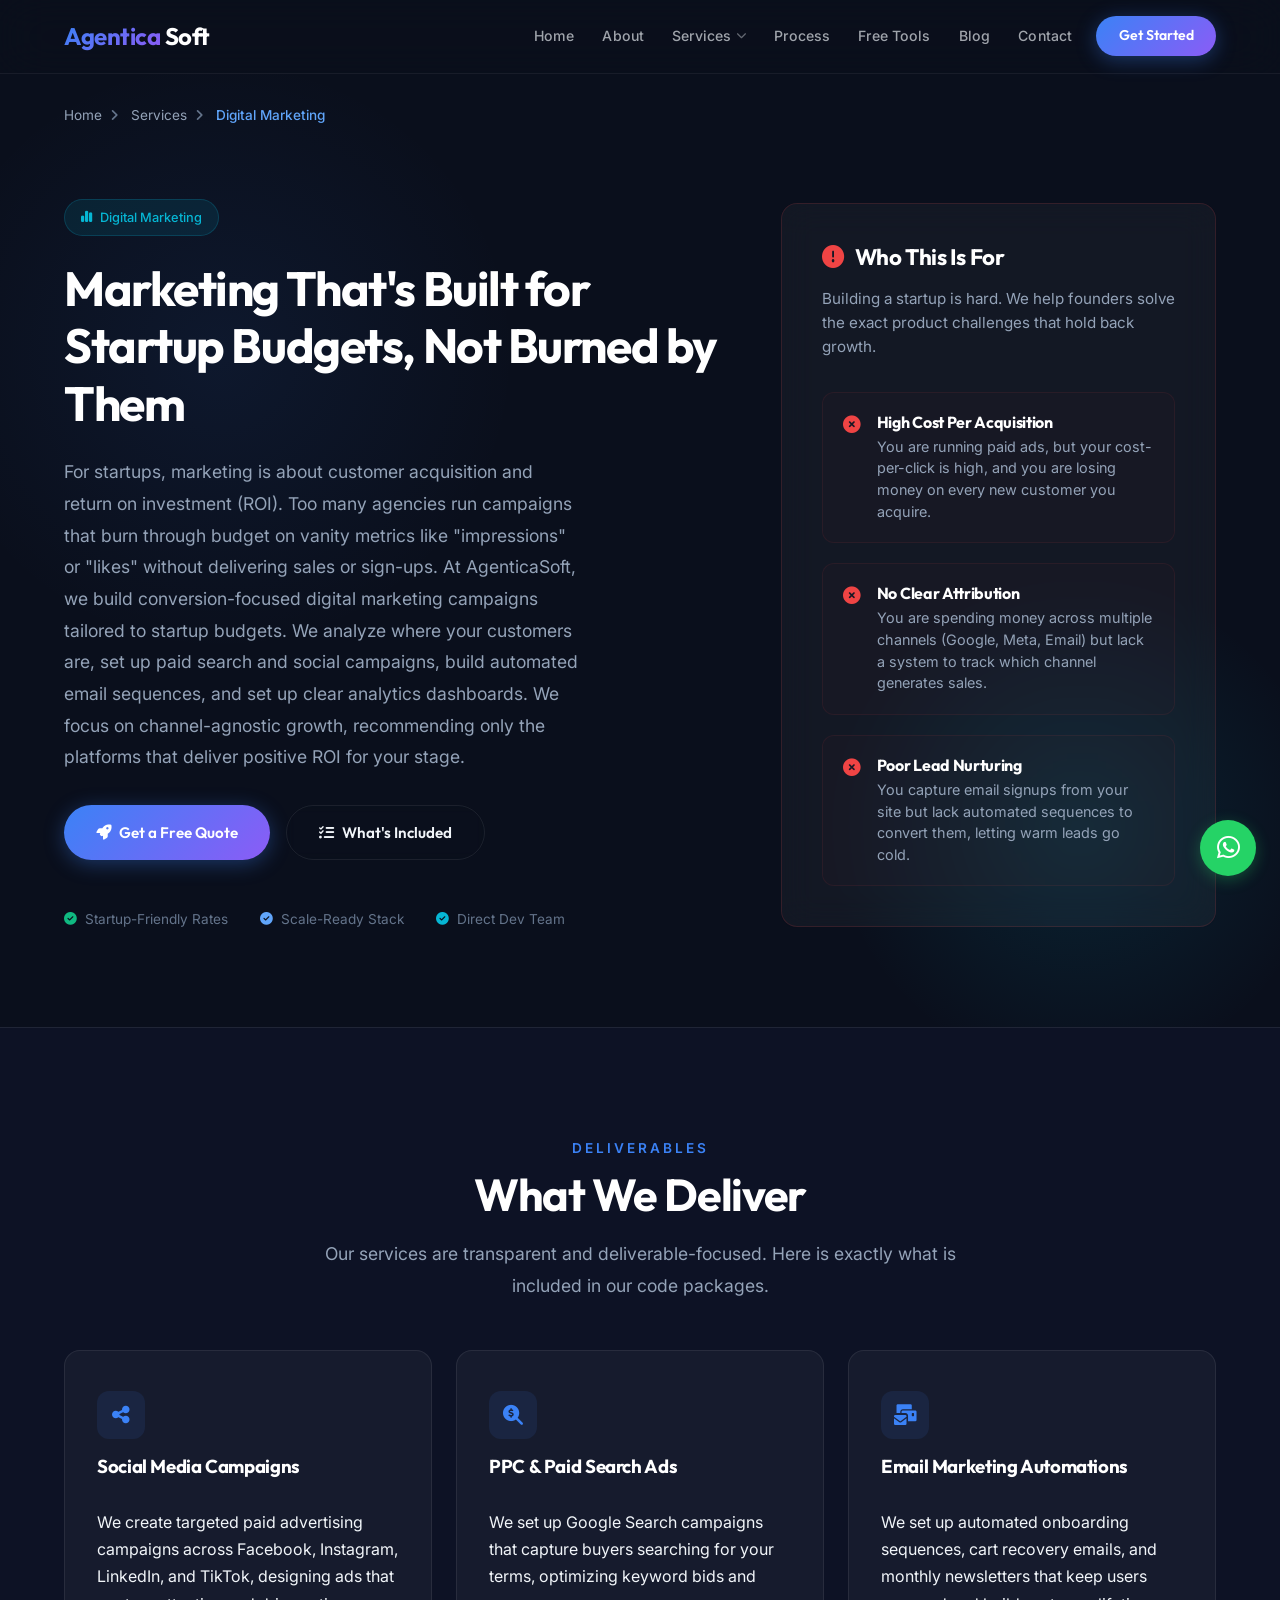
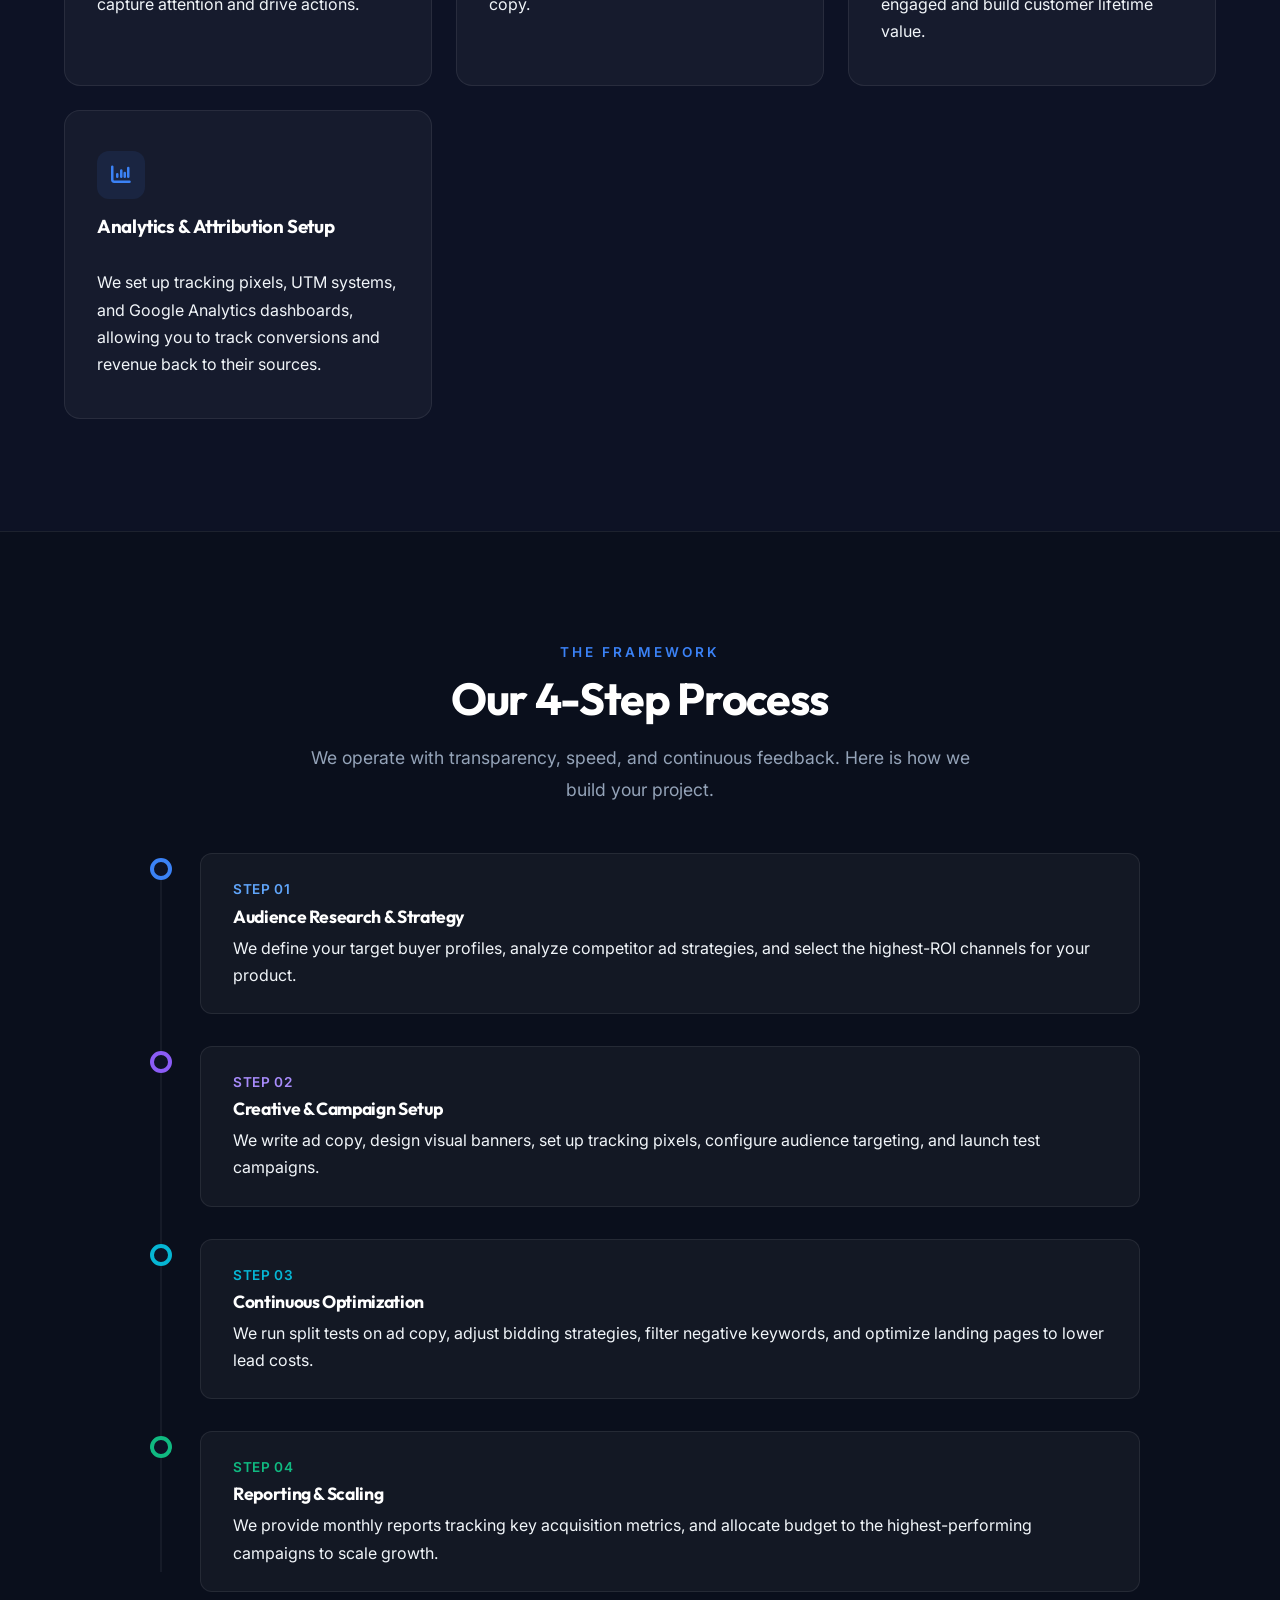
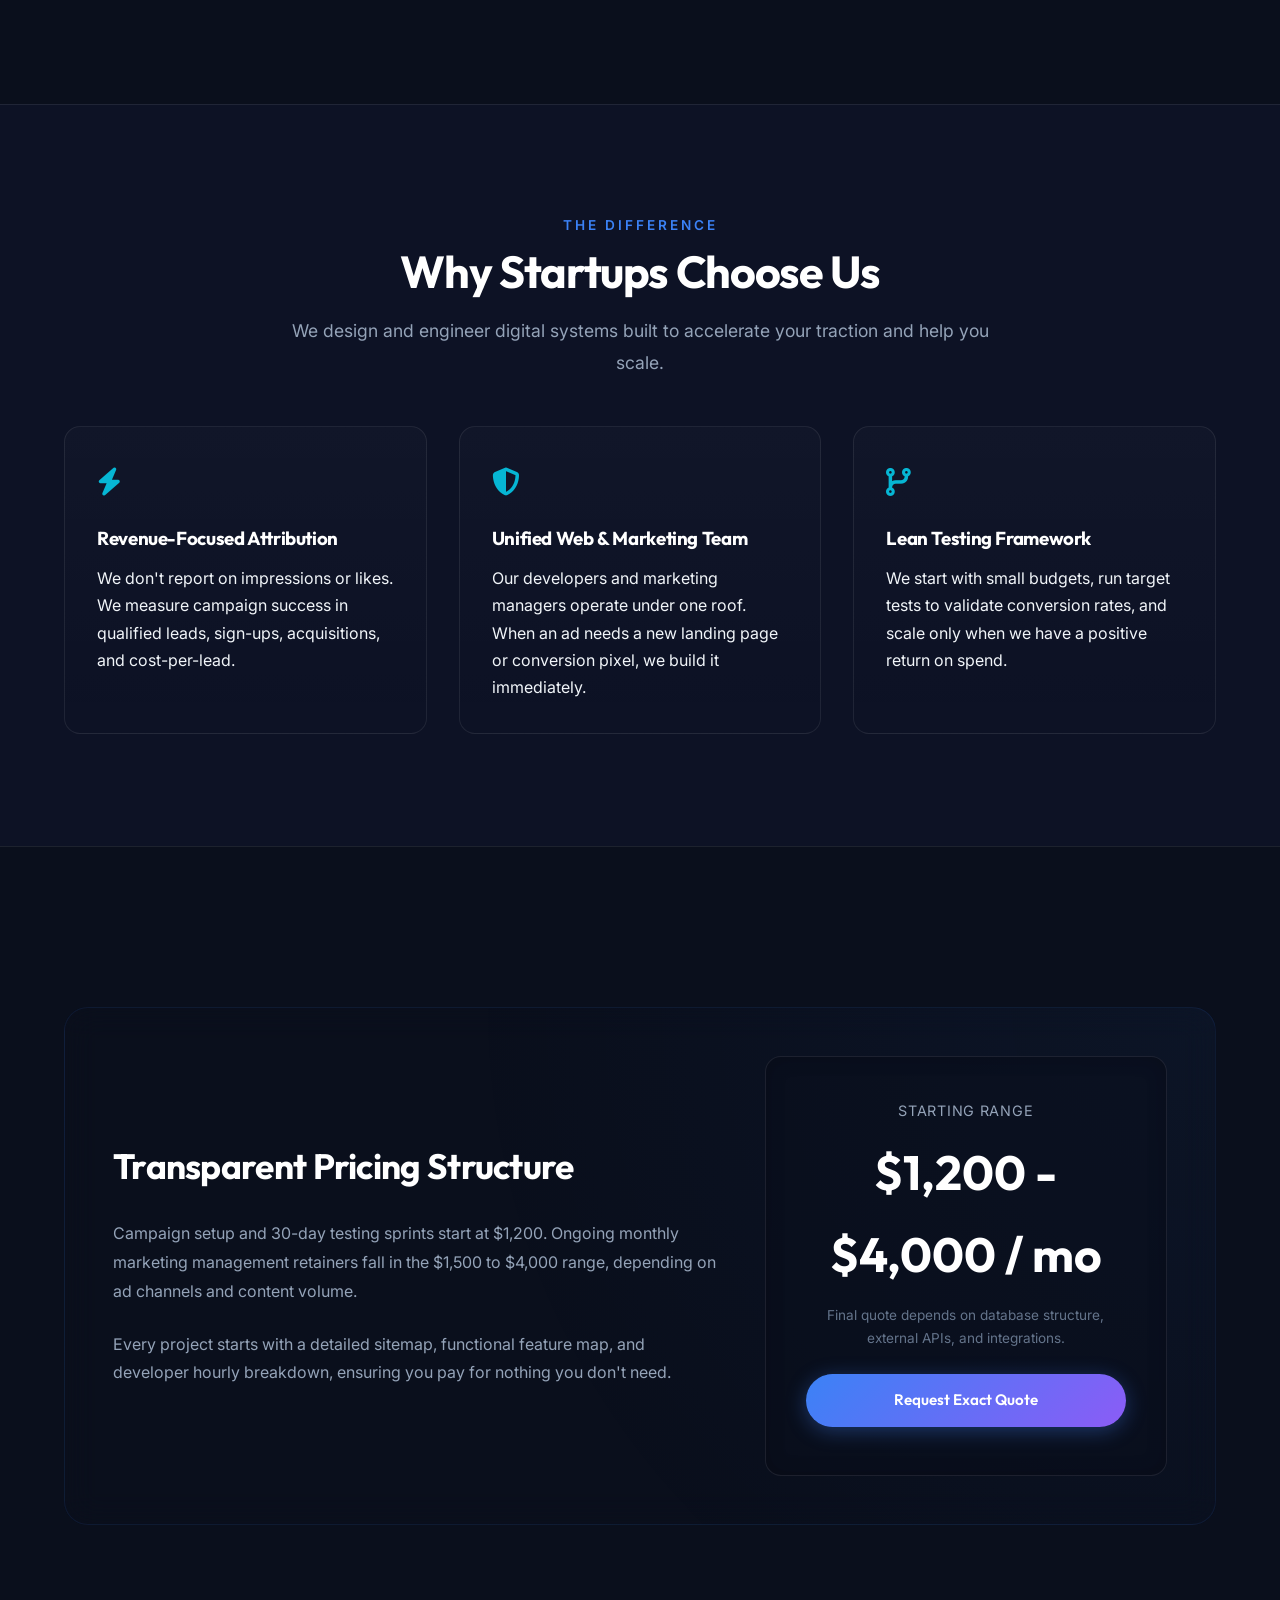
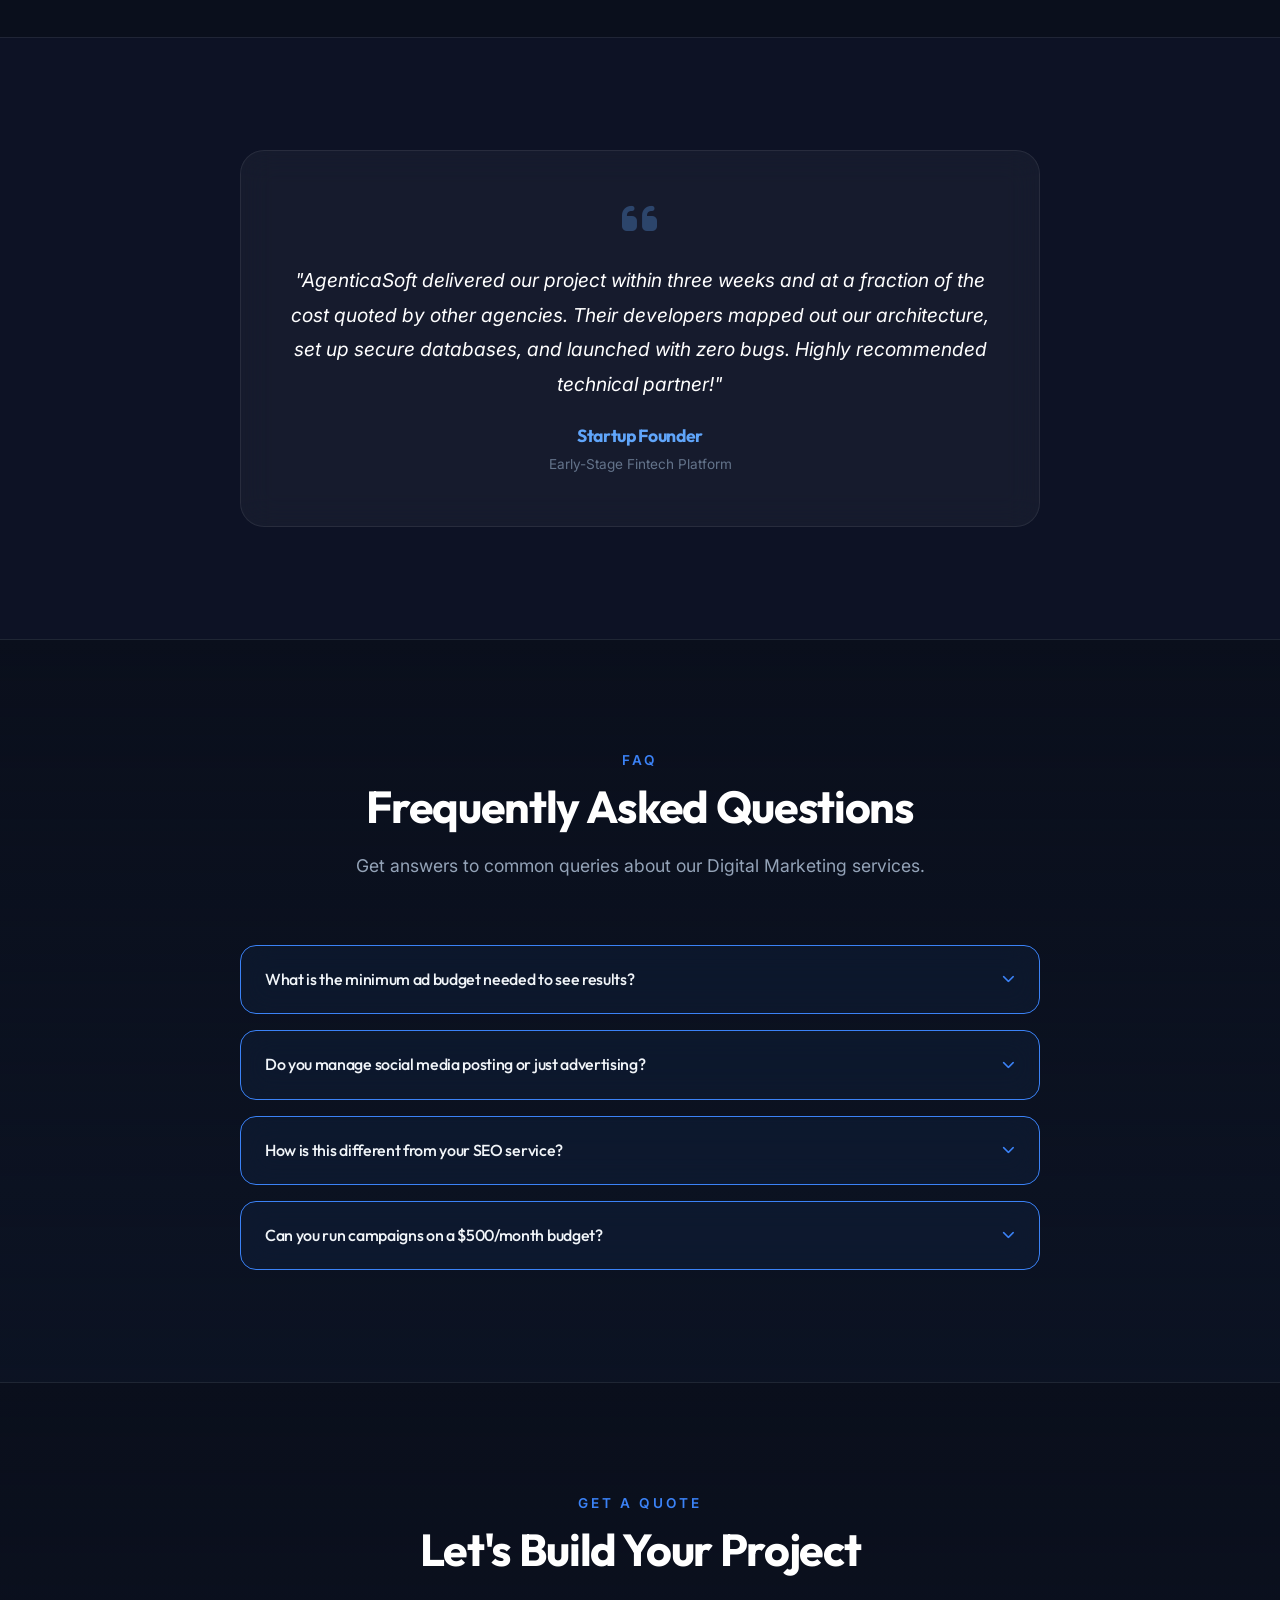
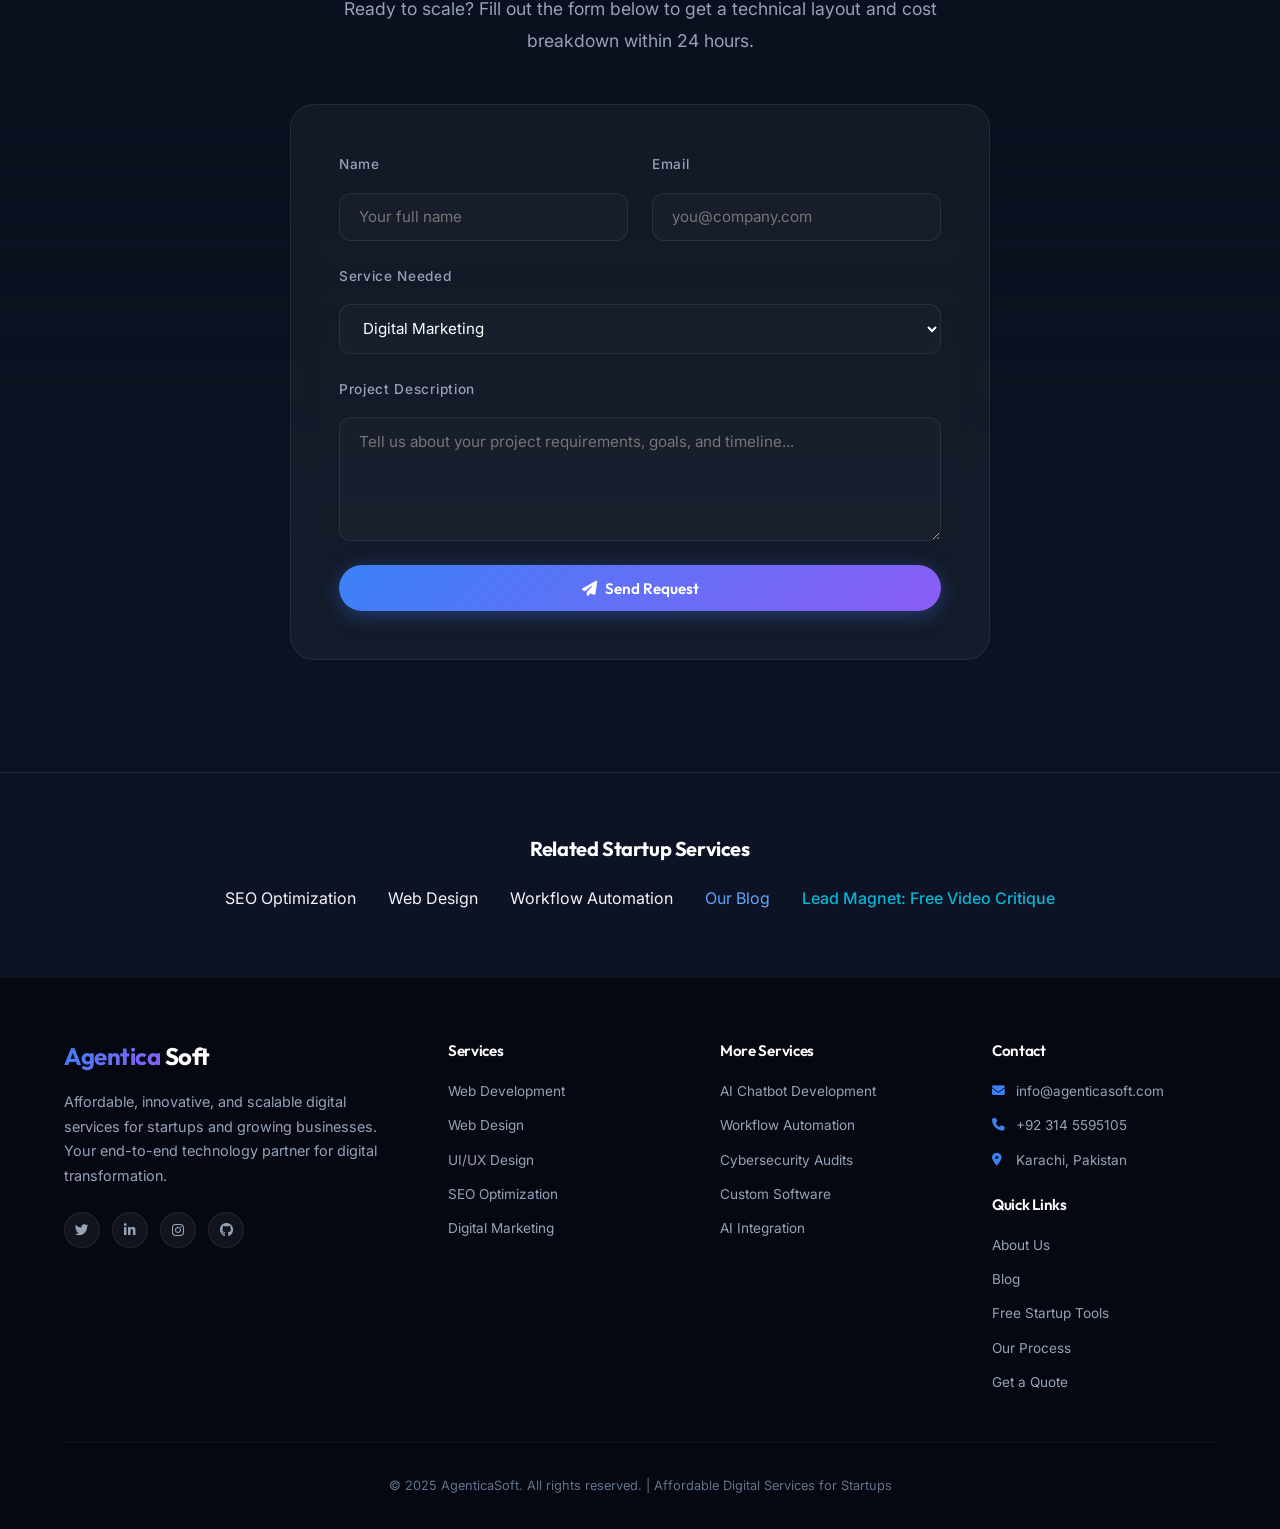
<file: services/digital-marketing-for-startups.html>
<!DOCTYPE html>
<html lang="en">

<head>
    <meta charset="UTF-8">
    <meta name="viewport" content="width=device-width, initial-scale=1.0">
    <title>Digital Marketing for Startups | AgenticaSoft</title>
    <meta name="description"
        content="Social media marketing, PPC advertising, email marketing, and analytics built for startup growth.">
    <meta name="keywords" content="affordable services for startups, affordable web development, cheap web design, startup SEO, digital marketing for startups, AI chatbot development, workflow automation, cybersecurity audit, custom software solutions, affordable digital services">
    <meta name="robots" content="index, follow">
    <link rel="canonical" href="https://agenticasoft.com/services/digital-marketing-for-startups.html">

    <!-- Open Graph / Facebook -->
    <meta property="og:type" content="website">
    <meta property="og:url" content="https://agenticasoft.com/services/digital-marketing-for-startups.html">
    <meta property="og:title" content="Digital Marketing for Startups | AgenticaSoft">
    <meta property="og:description"
        content="Social media marketing, PPC advertising, email marketing, and analytics built for startup growth.">
    <meta property="og:image" content="https://agenticasoft.com/assets/og-image.jpg">
    <meta property="og:site_name" content="AgenticaSoft">

    <!-- Twitter -->
    <meta property="twitter:card" content="summary_large_image">
    <meta property="twitter:url" content="https://agenticasoft.com/services/digital-marketing-for-startups.html">
    <meta property="twitter:title" content="Digital Marketing for Startups | AgenticaSoft">
    <meta property="twitter:description"
        content="Social media marketing, PPC advertising, email marketing, and analytics built for startup growth.">
    <meta property="twitter:image" content="https://agenticasoft.com/assets/og-image.jpg">

    <!-- Favicon -->
    <link rel="apple-touch-icon" sizes="180x180" href="../uploads/apple-touch-icon.png">
    <link rel="icon" type="image/png" sizes="32x32" href="../uploads/favicon-32x32.png">
    <link rel="icon" href="../uploads/favicon.ico" sizes="any">
    <link rel="manifest" href="../site.webmanifest">

    <!-- Google Fonts -->
    <link rel="preconnect" href="https://fonts.googleapis.com">
    <link rel="preconnect" href="https://fonts.gstatic.com" crossorigin>
    <link
        href="https://fonts.googleapis.com/css2?family=Inter:wght@300;400;500;600;700&family=Outfit:wght@400;500;600;700&display=swap"
        rel="stylesheet">

    <!-- CSS -->
    <link rel="stylesheet" href="../css/style.css">

    <!-- Font Awesome -->
    <link rel="stylesheet" href="https://cdnjs.cloudflare.com/ajax/libs/font-awesome/6.5.0/css/all.min.css">

    <!-- Structured Data — Organization -->
    <script type="application/ld+json">
{
  "@context": "https://schema.org",
  "@type": "Organization",
  "name": "AgenticaSoft",
  "url": "https://agenticasoft.com/",
  "logo": "https://agenticasoft.com/logo.png",
  "description": "AgenticaSoft is a technology solutions startup providing affordable web development, web design, SEO, digital marketing, AI chatbot development, workflow automation, cybersecurity audits, and custom software solutions for startups and businesses.",
  "slogan": "Affordable Digital Solutions for Growing Startups",
  "sameAs": [
    "https://www.facebook.com/AgenticaSoft",
    "https://www.linkedin.com/company/agenticasoft",
    "https://twitter.com/AgenticaSoft"
  ],
  "contactPoint": [
    {
      "@type": "ContactPoint",
      "telephone": "+92 3145595105",
      "contactType": "customer support",
      "areaServed": "Global",
      "availableLanguage": ["English"]
    }
  ],
  "founder": {
    "@type": "Person",
    "name": "Ali Zuhoor"
  },
  "address": {
    "@type": "PostalAddress",
    "streetAddress": "Korangi Crossing",
    "addressLocality": "Karachi",
    "addressRegion": "Sindh",
    "addressCountry": "PK"
  },
  "hasOfferCatalog": {
    "@type": "OfferCatalog",
    "name": "Affordable Digital Services for Startups",
    "itemListElement": [
      {
        "@type": "Offer",
        "itemOffered": {
          "@type": "Service",
          "name": "Affordable Web Development for Startups",
          "description": "Custom business websites, frontend and backend web applications, and CMS development at startup-friendly prices."
        }
      },
      {
        "@type": "Offer",
        "itemOffered": {
          "@type": "Service",
          "name": "Web Design Services",
          "description": "Professional responsive web design, landing pages, and website redesigns for businesses and startups."
        }
      },
      {
        "@type": "Offer",
        "itemOffered": {
          "@type": "Service",
          "name": "UI/UX Design",
          "description": "User experience research, wireframing, prototyping, and design systems for web and mobile applications."
        }
      },
      {
        "@type": "Offer",
        "itemOffered": {
          "@type": "Service",
          "name": "AI Chatbot Development",
          "description": "Custom AI chatbot solutions for websites and platforms to enhance customer engagement and automate support."
        }
      },
      {
        "@type": "Offer",
        "itemOffered": {
          "@type": "Service",
          "name": "AI Integration Services",
          "description": "Integration of AI APIs, machine learning models, and intelligent automation into existing business workflows."
        }
      },
      {
        "@type": "Offer",
        "itemOffered": {
          "@type": "Service",
          "name": "Workflow Automation",
          "description": "Business process automation, API integrations, and robotic process automation to streamline operations and reduce costs."
        }
      },
      {
        "@type": "Offer",
        "itemOffered": {
          "@type": "Service",
          "name": "Affordable SEO Services for Startups",
          "description": "Technical SEO, on-page optimization, local SEO, and content strategy to improve online visibility for startups."
        }
      },
      {
        "@type": "Offer",
        "itemOffered": {
          "@type": "Service",
          "name": "Digital Marketing",
          "description": "Social media marketing, PPC advertising, email marketing, and analytics for startup growth."
        }
      },
      {
        "@type": "Offer",
        "itemOffered": {
          "@type": "Service",
          "name": "Cybersecurity Audits",
          "description": "Vulnerability assessments, penetration testing, security compliance reviews, and hardening for web applications."
        }
      },
      {
        "@type": "Offer",
        "itemOffered": {
          "@type": "Service",
          "name": "Custom Software Solutions",
          "description": "SaaS development, enterprise applications, cloud-native solutions, and custom software for unique business needs."
        }
      }
    ]
  }
}
</script>

    <!-- Clarity Analytics -->
    <script type="text/javascript">
        (function(c,l,a,r,i,t,y){
            c[a]=c[a]||function(){(c[a].q=c[a].q||[]).push(arguments)};
            t=l.createElement(r);t.async=1;t.src="https://www.clarity.ms/tag/"+i;
            y=l.getElementsByTagName(r)[0];y.parentNode.insertBefore(t,y);
        })(window, document, "clarity", "script", "vays2qxbi3");
    </script>
</head>

<body>

    <nav class="navbar" id="navbar">
        <div class="container nav-container">
            <a href="../index.html" class="logo">
                <span class="text-gradient">Agentica</span> Soft
            </a>

            <ul class="nav-links" id="nav-links">
                <li><a href="../index.html#home" class="nav-link">Home</a></li>
                <li><a href="../index.html#about" class="nav-link">About</a></li>
                <li class="nav-item-dropdown">
                    <a href="../index.html#services" class="nav-link dropdown-trigger">Services <i class="fas fa-chevron-down dropdown-arrow"></i></a>
                    <ul class="dropdown-menu">
                        <li><a href="../services/web-development-for-startups.html"><i class="fas fa-laptop-code"></i> Web Development</a></li>
                        <li><a href="../services/web-design-for-startups.html"><i class="fas fa-palette"></i> Web Design</a></li>
                        <li><a href="../services/ui-ux-design.html"><i class="fas fa-pen-ruler"></i> UI/UX Design</a></li>
                        <li><a href="../services/seo-for-startups.html"><i class="fas fa-chart-line"></i> SEO Optimization</a></li>
                        <li><a href="../services/digital-marketing-for-startups.html"><i class="fas fa-bullhorn"></i> Digital Marketing</a></li>
                        <li><a href="../services/ai-chatbot-development.html"><i class="fas fa-robot"></i> AI Chatbots</a></li>
                        <li><a href="../services/workflow-automation.html"><i class="fas fa-gears"></i> Workflow Automation</a></li>
                        <li><a href="../services/cybersecurity-audit.html"><i class="fas fa-shield-halved"></i> Cybersecurity Audits</a></li>
                        <li><a href="../services/custom-software-development.html"><i class="fas fa-code"></i> Custom Software</a></li>
                        <li><a href="../services/ai-integration-services.html"><i class="fas fa-microchip"></i> AI Integration</a></li>
                    </ul>
                </li>
                <li><a href="../index.html#process" class="nav-link">Process</a></li>
                <li><a href="../index.html#lead-magnet" class="nav-link">Free Tools</a></li>
                <li><a href="../blog.html" class="nav-link">Blog</a></li>
                <li><a href="../index.html#contact" class="nav-link">Contact</a></li>
                <li><a href="../index.html#contact" class="btn btn-primary nav-cta">Get Started</a></li>
            </ul>

            <div class="menu-toggle">
                <svg width="24" height="24" viewBox="0 0 24 24" fill="none" xmlns="http://www.w3.org/2000/svg">
                    <path d="M3 12H21" stroke="white" stroke-width="2" stroke-linecap="round" stroke-linejoin="round"/>
                    <path d="M3 6H21" stroke="white" stroke-width="2" stroke-linecap="round" stroke-linejoin="round"/>
                    <path d="M3 18H21" stroke="white" stroke-width="2" stroke-linecap="round" stroke-linejoin="round"/>
                </svg>
            </div>
        </div>
    </nav>

    <div class="breadcrumb-wrap">
        <div class="container">
            <nav aria-label="Breadcrumb">
                <ol class="breadcrumb" itemscope itemtype="https://schema.org/BreadcrumbList">
                    <li class="breadcrumb-item" itemprop="itemListElement" itemscope itemtype="https://schema.org/ListItem">
                        <a href="../index.html" itemprop="item"><span itemprop="name">Home</span></a>
                        <meta itemprop="position" content="1" />
                    </li>
                    <li class="breadcrumb-item" itemprop="itemListElement" itemscope itemtype="https://schema.org/ListItem">
                        <a href="../index.html#services" itemprop="item"><span itemprop="name">Services</span></a>
                        <meta itemprop="position" content="2" />
                    </li>
                    <li class="breadcrumb-item active" itemprop="itemListElement" itemscope itemtype="https://schema.org/ListItem" aria-current="page">
                        <span itemprop="name">Digital Marketing</span>
                        <meta itemprop="position" content="3" />
                    </li>
                </ol>
            </nav>
        </div>
    </div>

<!-- Dynamic SEO Metadata & FAQ Schema -->
<script type="application/ld+json">
{
    "@context": "https://schema.org",
    "@type": "FAQPage",
    "mainEntity": [
        {
            "@type": "Question",
            "name": "What is the minimum ad budget needed to see results?",
            "acceptedAnswer": {
                "@type": "Answer",
                "text": "We recommend starting with at least $500 to $1,000 per month in direct ad spend. This budget allows the ad algorithms to test copy, target profiles, and gather enough data to optimize conversions."
            }
        },
        {
            "@type": "Question",
            "name": "Do you manage social media posting or just advertising?",
            "acceptedAnswer": {
                "@type": "Answer",
                "text": "We focus on paid customer acquisition (social media advertising, PPC, email flows) and general growth strategy rather than daily organic social posting. We can, however, write social copy templates."
            }
        },
        {
            "@type": "Question",
            "name": "How is this different from your SEO service?",
            "acceptedAnswer": {
                "@type": "Answer",
                "text": "SEO is an organic search strategy that takes months to rank but builds permanent, free traffic. Digital marketing (PPC, Paid Social) is a paid strategy that generates leads instantly but stops delivering the moment the budget is cut."
            }
        },
        {
            "@type": "Question",
            "name": "Can you run campaigns on a $500/month budget?",
            "acceptedAnswer": {
                "@type": "Answer",
                "text": "Yes, we optimize small budgets by focusing on niche keywords and tight audience segments. This keeps click costs low and avoids wasting money on broad keywords."
            }
        }
    ]
}
</script>

<!-- Service Hero Section -->
<section class="service-hero">
    <!-- Background Glow Effects -->
    <div class="glow-effect" style="top: -80px; left: -80px; width: 600px; height: 600px; opacity: 0.4;"></div>
    <div class="glow-effect" style="bottom: -50px; right: -50px; width: 500px; height: 500px; background: radial-gradient(circle, rgba(6, 182, 212, 0.12) 0%, transparent 70%);"></div>

    <div class="container">
        <div class="service-hero-grid">
            <div class="reveal active">
                <div class="service-meta-badge">
                    <i class="fas fa-chart-simple"></i> Digital Marketing
                </div>

                <h1 class="hero-title" style="margin-bottom: 1.5rem; font-size: 3rem; line-height: 1.2;">
                    Marketing That's Built for Startup Budgets, Not Burned by Them
                </h1>

                <p class="hero-desc" style="margin-bottom: 2rem; color: var(--text-muted); font-size: 1.1rem; line-height: 1.8;">
                    For startups, marketing is about customer acquisition and return on investment (ROI). Too many agencies run campaigns that burn through budget on vanity metrics like &quot;impressions&quot; or &quot;likes&quot; without delivering sales or sign-ups. At AgenticaSoft, we build conversion-focused digital marketing campaigns tailored to startup budgets. We analyze where your customers are, set up paid search and social campaigns, build automated email sequences, and set up clear analytics dashboards. We focus on channel-agnostic growth, recommending only the platforms that deliver positive ROI for your stage.
                </p>

                <div class="hero-actions">
                    <a href="#quote-form" class="btn btn-primary">
                        <i class="fas fa-rocket"></i> Get a Free Quote
                    </a>
                    <a href="#deliverables" class="btn btn-outline">
                        <i class="fas fa-list-check"></i> What's Included
                    </a>
                </div>

                <div class="hero-trust-badges" style="margin-top: 2.5rem;">
                    <div><i class="fas fa-check-circle" style="color: var(--success-color);"></i> Startup-Friendly Rates</div>
                    <div><i class="fas fa-check-circle" style="color: var(--primary-light);"></i> Scale-Ready Stack</div>
                    <div><i class="fas fa-check-circle" style="color: var(--accent-color);"></i> Direct Dev Team</div>
                </div>
            </div>

            <!-- "Who This Is For" Side Block -->
            <div class="glass-card reveal active" style="padding: 2.5rem; border-color: rgba(239, 68, 68, 0.15);">
                <h3 style="font-size: 1.4rem; color: #fff; margin-bottom: 1rem;">
                    <i class="fas fa-circle-exclamation" style="color: var(--danger-color); margin-right: 0.5rem;"></i>
                    Who This Is For
                </h3>
                <p style="color: var(--text-muted); font-size: 0.95rem; line-height: 1.6;">
                    Building a startup is hard. We help founders solve the exact product challenges that hold back growth.
                </p>
                <div class="pain-points-list">
                    
                <div class="pain-point-item">
                    <i class="fas fa-times-circle"></i>
                    <div class="pain-point-text">
                        <h5>High Cost Per Acquisition</h5>
                        <p>You are running paid ads, but your cost-per-click is high, and you are losing money on every new customer you acquire.</p>
                    </div>
                </div>
                <div class="pain-point-item">
                    <i class="fas fa-times-circle"></i>
                    <div class="pain-point-text">
                        <h5>No Clear Attribution</h5>
                        <p>You are spending money across multiple channels (Google, Meta, Email) but lack a system to track which channel generates sales.</p>
                    </div>
                </div>
                <div class="pain-point-item">
                    <i class="fas fa-times-circle"></i>
                    <div class="pain-point-text">
                        <h5>Poor Lead Nurturing</h5>
                        <p>You capture email signups from your site but lack automated sequences to convert them, letting warm leads go cold.</p>
                    </div>
                </div>
                </div>
            </div>
        </div>
    </div>
</section>

<!-- Deliverables Section -->
<section id="deliverables" class="services-section" style="border-top: 1px solid var(--card-border); background: var(--dark-bg-alt);">
    <div class="container">
        <div class="header-center" style="text-align: center; margin-bottom: 3rem;">
            <h2 class="section-title">
                <span>Deliverables</span>
                What We Deliver
            </h2>
            <p class="section-subtitle" style="max-width: 700px; margin: 0 auto; color: var(--text-muted);">
                Our services are transparent and deliverable-focused. Here is exactly what is included in our code packages.
            </p>
        </div>

        <div class="service-deliverables-grid">
            
            <div class="deliverable-card">
                <div class="deliverable-icon">
                    <i class="fas fa-share-nodes"></i>
                </div>
                <h3>Social Media Campaigns</h3>
                <p>We create targeted paid advertising campaigns across Facebook, Instagram, LinkedIn, and TikTok, designing ads that capture attention and drive actions.</p>
            </div>
            <div class="deliverable-card">
                <div class="deliverable-icon">
                    <i class="fas fa-magnifying-glass-dollar"></i>
                </div>
                <h3>PPC &amp; Paid Search Ads</h3>
                <p>We set up Google Search campaigns that capture buyers searching for your terms, optimizing keyword bids and copy.</p>
            </div>
            <div class="deliverable-card">
                <div class="deliverable-icon">
                    <i class="fas fa-mail-bulk"></i>
                </div>
                <h3>Email Marketing Automations</h3>
                <p>We set up automated onboarding sequences, cart recovery emails, and monthly newsletters that keep users engaged and build customer lifetime value.</p>
            </div>
            <div class="deliverable-card">
                <div class="deliverable-icon">
                    <i class="fas fa-chart-column"></i>
                </div>
                <h3>Analytics &amp; Attribution Setup</h3>
                <p>We set up tracking pixels, UTM systems, and Google Analytics dashboards, allowing you to track conversions and revenue back to their sources.</p>
            </div>
        </div>
    </div>
</section>

<!-- Timeline / Process Section -->
<section class="process-section" style="padding: var(--section-spacing) 0; border-top: 1px solid var(--card-border);">
    <div class="container">
        <div class="header-center" style="text-align: center; margin-bottom: 3rem;">
            <h2 class="section-title">
                <span>The Framework</span>
                Our 4-Step Process
            </h2>
            <p class="section-subtitle" style="max-width: 700px; margin: 0 auto; color: var(--text-muted);">
                We operate with transparency, speed, and continuous feedback. Here is how we build your project.
            </p>
        </div>

        <div class="process-timeline">
            
            <div class="timeline-step reveal">
                <div class="timeline-dot"></div>
                <div class="timeline-content">
                    <span class="timeline-num">Step 01</span>
                    <h4>Audience Research &amp; Strategy</h4>
                    <p>We define your target buyer profiles, analyze competitor ad strategies, and select the highest-ROI channels for your product.</p>
                </div>
            </div>
            <div class="timeline-step reveal">
                <div class="timeline-dot"></div>
                <div class="timeline-content">
                    <span class="timeline-num">Step 02</span>
                    <h4>Creative &amp; Campaign Setup</h4>
                    <p>We write ad copy, design visual banners, set up tracking pixels, configure audience targeting, and launch test campaigns.</p>
                </div>
            </div>
            <div class="timeline-step reveal">
                <div class="timeline-dot"></div>
                <div class="timeline-content">
                    <span class="timeline-num">Step 03</span>
                    <h4>Continuous Optimization</h4>
                    <p>We run split tests on ad copy, adjust bidding strategies, filter negative keywords, and optimize landing pages to lower lead costs.</p>
                </div>
            </div>
            <div class="timeline-step reveal">
                <div class="timeline-dot"></div>
                <div class="timeline-content">
                    <span class="timeline-num">Step 04</span>
                    <h4>Reporting &amp; Scaling</h4>
                    <p>We provide monthly reports tracking key acquisition metrics, and allocate budget to the highest-performing campaigns to scale growth.</p>
                </div>
            </div>
        </div>
    </div>
</section>

<!-- Why Choose AgenticaSoft -->
<section class="why-section" style="padding: var(--section-spacing) 0; border-top: 1px solid var(--card-border); background: var(--dark-bg-alt);">
    <div class="container">
        <div class="header-center" style="text-align: center; margin-bottom: 3rem;">
            <h2 class="section-title">
                <span>The Difference</span>
                Why Startups Choose Us
            </h2>
            <p class="section-subtitle" style="max-width: 700px; margin: 0 auto; color: var(--text-muted);">
                We design and engineer digital systems built to accelerate your traction and help you scale.
            </p>
        </div>

        <div class="why-grid">
            
            <div class="why-card reveal" style="transition-delay: 0s;">
                <div class="why-card-icon">
                    <i class="fas fa-bolt"></i>
                </div>
                <h3>Revenue-Focused Attribution</h3>
                <p>We don't report on impressions or likes. We measure campaign success in qualified leads, sign-ups, acquisitions, and cost-per-lead.</p>
            </div>
            <div class="why-card reveal" style="transition-delay: 0.1s;">
                <div class="why-card-icon">
                    <i class="fas fa-shield-halved"></i>
                </div>
                <h3>Unified Web &amp; Marketing Team</h3>
                <p>Our developers and marketing managers operate under one roof. When an ad needs a new landing page or conversion pixel, we build it immediately.</p>
            </div>
            <div class="why-card reveal" style="transition-delay: 0.2s;">
                <div class="why-card-icon">
                    <i class="fas fa-code-branch"></i>
                </div>
                <h3>Lean Testing Framework</h3>
                <p>We start with small budgets, run target tests to validate conversion rates, and scale only when we have a positive return on spend.</p>
            </div>
        </div>
    </div>
</section>

<!-- Pricing Signal Block -->
<section class="pricing-section" style="padding: var(--section-spacing) 0; border-top: 1px solid var(--card-border);">
    <div class="container">
        <div class="glass-card pricing-signal-box reveal" style="border-radius: var(--radius-xl);">
            <div class="pricing-signal-grid">
                <div class="pricing-signal-info">
                    <h2 style="font-size: 2.2rem; color: #fff; margin-bottom: 0.5rem; font-family: var(--font-heading);">
                        Transparent Pricing Structure
                    </h2>
                    <p style="color: var(--text-muted); line-height: 1.8; font-size: 1rem;">
                        Campaign setup and 30-day testing sprints start at $1,200. Ongoing monthly marketing management retainers fall in the $1,500 to $4,000 range, depending on ad channels and content volume.
                    </p>
                    <p style="color: var(--text-muted); line-height: 1.8; font-size: 1rem;">
                        Every project starts with a detailed sitemap, functional feature map, and developer hourly breakdown, ensuring you pay for nothing you don't need.
                    </p>
                </div>
                <div class="pricing-signal-price">
                    <span class="price-sub">Starting Range</span>
                    <div class="price-val">$1,200 - $4,000 / mo</div>
                    <p style="color: var(--text-dim); font-size: 0.85rem; margin-bottom: 1.5rem;">
                        Final quote depends on database structure, external APIs, and integrations.
                    </p>
                    <a href="#quote-form" class="btn btn-primary" style="display: inline-block; width: 100%;">
                        Request Exact Quote
                    </a>
                </div>
            </div>
        </div>
    </div>
</section>

<!-- Client Review Block Placeholder -->
<section class="testimonials-section" style="padding: var(--section-spacing) 0; border-top: 1px solid var(--card-border); background: var(--dark-bg-alt);">
    <div class="container" style="text-align: center;">
        <div class="glass-card reveal" style="max-width: 800px; margin: 0 auto; padding: 3rem; border-radius: var(--radius-xl);">
            <i class="fas fa-quote-left" style="font-size: 2.5rem; color: var(--primary-light); opacity: 0.3; margin-bottom: 1.5rem; display: block;"></i>
            <p style="font-size: 1.2rem; color: #fff; font-style: italic; line-height: 1.8; margin-bottom: 1.5rem;">
                "AgenticaSoft delivered our project within three weeks and at a fraction of the cost quoted by other agencies. Their developers mapped out our architecture, set up secure databases, and launched with zero bugs. Highly recommended technical partner!"
            </p>
            <h4 style="font-size: 1.1rem; color: var(--primary-light); margin-bottom: 0.25rem;">Startup Founder</h4>
            <span style="font-size: 0.85rem; color: var(--text-dim);">Early-Stage Fintech Platform</span>
        </div>
    </div>
</section>

<!-- FAQs Section -->
<section id="faq" class="faq-section" style="padding: var(--section-spacing) 0; border-top: 1px solid var(--card-border);">
    <div class="container">
        <div class="header-center" style="text-align: center; margin-bottom: 4rem;">
            <h2 class="section-title">
                <span>FAQ</span>
                Frequently Asked Questions
            </h2>
            <p class="section-subtitle" style="max-width: 700px; margin: 0 auto; color: var(--text-muted);">
                Get answers to common queries about our Digital Marketing services.
            </p>
        </div>

        <div class="faq-grid" style="max-width: 800px; margin: 0 auto; display: flex; flex-direction: column; gap: 1rem;">
            
            <div class="glass-card faq-item reveal" style="transition-delay: 0s;">
                <div class="faq-question">
                    <h4>What is the minimum ad budget needed to see results?</h4>
                    <i class="fas fa-chevron-down"></i>
                </div>
                <div class="faq-answer">
                    <p>We recommend starting with at least $500 to $1,000 per month in direct ad spend. This budget allows the ad algorithms to test copy, target profiles, and gather enough data to optimize conversions.</p>
                </div>
            </div>
            <div class="glass-card faq-item reveal" style="transition-delay: 0.05s;">
                <div class="faq-question">
                    <h4>Do you manage social media posting or just advertising?</h4>
                    <i class="fas fa-chevron-down"></i>
                </div>
                <div class="faq-answer">
                    <p>We focus on paid customer acquisition (social media advertising, PPC, email flows) and general growth strategy rather than daily organic social posting. We can, however, write social copy templates.</p>
                </div>
            </div>
            <div class="glass-card faq-item reveal" style="transition-delay: 0.1s;">
                <div class="faq-question">
                    <h4>How is this different from your SEO service?</h4>
                    <i class="fas fa-chevron-down"></i>
                </div>
                <div class="faq-answer">
                    <p>SEO is an organic search strategy that takes months to rank but builds permanent, free traffic. Digital marketing (PPC, Paid Social) is a paid strategy that generates leads instantly but stops delivering the moment the budget is cut.</p>
                </div>
            </div>
            <div class="glass-card faq-item reveal" style="transition-delay: 0.15s;">
                <div class="faq-question">
                    <h4>Can you run campaigns on a $500/month budget?</h4>
                    <i class="fas fa-chevron-down"></i>
                </div>
                <div class="faq-answer">
                    <p>Yes, we optimize small budgets by focusing on niche keywords and tight audience segments. This keeps click costs low and avoids wasting money on broad keywords.</p>
                </div>
            </div>
        </div>
    </div>
</section>

<!-- Final CTA + Lead Form -->
<section id="quote-form" class="contact-section" style="border-top: 1px solid var(--card-border); background: linear-gradient(180deg, var(--dark-bg) 0%, rgba(59, 130, 246, 0.03) 100%); padding: var(--section-spacing) 0;">
    <div class="container contact-form-container">
        <h2 class="section-title" style="text-align: center;">
            <span>Get a Quote</span>
            Let's Build Your Project
        </h2>
        <p class="section-subtitle" style="text-align: center; max-width: 600px; margin: 0 auto 3rem auto; color: var(--text-muted);">
            Ready to scale? Fill out the form below to get a technical layout and cost breakdown within 24 hours.
        </p>

        <div class="glass-card reveal" style="max-width: 700px; margin: 0 auto; padding: 3rem; border-radius: var(--radius-xl);">
            <form action="" method="POST" class="contact-form">
                <div class="contact-form-grid">
                    <div class="form-group">
                        <label for="contact-name">Name</label>
                        <input type="text" id="contact-name" name="name" required class="form-control" placeholder="Your full name">
                    </div>
                    <div class="form-group">
                        <label for="contact-email">Email</label>
                        <input type="email" id="contact-email" name="email" required class="form-control" placeholder="you@company.com">
                    </div>
                </div>

                <div class="form-group">
                    <label for="contact-service">Service Needed</label>
                    <select id="contact-service" name="service" class="form-control">
                        <option value="Digital Marketing" selected>Digital Marketing</option>
                        <option value="Web Development">Web Development</option>
                        <option value="Web Design">Web Design</option>
                        <option value="UI/UX Design">UI/UX Design</option>
                        <option value="AI Chatbot Development">AI Chatbot Development</option>
                        <option value="AI Integration">AI Integration</option>
                        <option value="Workflow Automation">Workflow Automation</option>
                        <option value="SEO Optimization">SEO Optimization</option>
                        <option value="Digital Marketing">Digital Marketing</option>
                        <option value="Cybersecurity Audit">Cybersecurity Audit</option>
                        <option value="Custom Software">Custom Software Solutions</option>
                    </select>
                </div>

                <div class="form-group">
                    <label for="contact-message">Project Description</label>
                    <textarea id="contact-message" name="message" rows="5" required class="form-control" placeholder="Tell us about your project requirements, goals, and timeline..."></textarea>
                </div>

                <button type="submit" id="submit-btn" class="btn btn-primary" style="width: 100%;">
                    <i class="fas fa-paper-plane"></i> Send Request
                </button>
            </form>
        </div>
    </div>
</section>

<!-- Footer Quick Links / Related Services -->
<section class="related-services-section" style="padding: 4rem 0; border-top: 1px solid var(--card-border); background: var(--dark-bg-alt);">
    <div class="container" style="text-align: center;">
        <h3 style="margin-bottom: 1.5rem; font-size: 1.25rem;">Related Startup Services</h3>
        <ul style="display: flex; justify-content: center; gap: 2rem; flex-wrap: wrap; list-style: none;">
            <li><a href="../services/seo-for-startups.html">SEO Optimization</a></li><li><a href="../services/web-design-for-startups.html">Web Design</a></li><li><a href="../services/workflow-automation.html">Workflow Automation</a></li>
            <li><a href="../blog.html" style="color: var(--primary-light);">Our Blog</a></li>
            <li><a href="../index.html#lead-magnet" style="color: var(--accent-color); font-weight: 500;">Lead Magnet: Free Video Critique</a></li>
        </ul>
    </div>
</section>
    <footer class="site-footer">
        <div class="container">
            <div class="footer-grid">
                <div class="footer-brand">
                    <h3 class="logo" style="margin-bottom: 1.25rem;"><span class="text-gradient">Agentica</span> Soft</h3>
                    <p>
                        Affordable, innovative, and scalable digital services for startups and growing businesses. Your end-to-end technology partner for digital transformation.
                    </p>
                    <div class="footer-socials">
                        <a href="#" aria-label="Twitter"><i class="fab fa-twitter"></i></a>
                        <a href="https://www.linkedin.com/company/agenticasoft" target="_blank" aria-label="LinkedIn"><i class="fab fa-linkedin-in"></i></a>
                        <a href="#" aria-label="Instagram"><i class="fab fa-instagram"></i></a>
                        <a href="#" aria-label="GitHub"><i class="fab fa-github"></i></a>
                    </div>
                </div>
                
                <div>
                    <h4>Services</h4>
                    <ul class="footer-links">
                        <li><a href="../index.html#services">Web Development</a></li>
                        <li><a href="../index.html#services">Web Design</a></li>
                        <li><a href="../index.html#services">UI/UX Design</a></li>
                        <li><a href="../index.html#services">SEO Optimization</a></li>
                        <li><a href="../index.html#services">Digital Marketing</a></li>
                    </ul>
                </div>

                <div>
                    <h4>More Services</h4>
                    <ul class="footer-links">
                        <li><a href="../index.html#services">AI Chatbot Development</a></li>
                        <li><a href="../index.html#services">Workflow Automation</a></li>
                        <li><a href="../index.html#services">Cybersecurity Audits</a></li>
                        <li><a href="../index.html#services">Custom Software</a></li>
                        <li><a href="../index.html#services">AI Integration</a></li>
                    </ul>
                </div>

                <div>
                    <h4>Contact</h4>
                    <ul class="footer-links">
                        <li><i class="fas fa-envelope"></i> info@agenticasoft.com</li>
                        <li><i class="fas fa-phone"></i> +92 314 5595105</li>
                        <li><i class="fas fa-map-marker-alt"></i> Karachi, Pakistan</li>
                    </ul>

                    <h4 style="margin-top: 1.5rem;">Quick Links</h4>
                    <ul class="footer-links">
                        <li><a href="../index.html#about">About Us</a></li>
                        <li><a href="../blog.html">Blog</a></li>
                        <li><a href="../index.html#lead-magnet">Free Startup Tools</a></li>
                        <li><a href="../index.html#process">Our Process</a></li>
                        <li><a href="../index.html#contact">Get a Quote</a></li>
                    </ul>
                </div>
            </div>
            
            <div class="footer-bottom">
                <p>&copy; 2025 AgenticaSoft. All rights reserved. | Affordable Digital Services for Startups</p>
            </div>
        </div>
    </footer>

    <!-- Sticky WhatsApp Icon -->
    <a href="https://wa.me/923145595105" target="_blank" class="whatsapp-btn" aria-label="Chat on WhatsApp">
        <i class="fab fa-whatsapp"></i>
    </a>

    <script src="../js/script.js"></script>
   
</body>
</html>
</file>
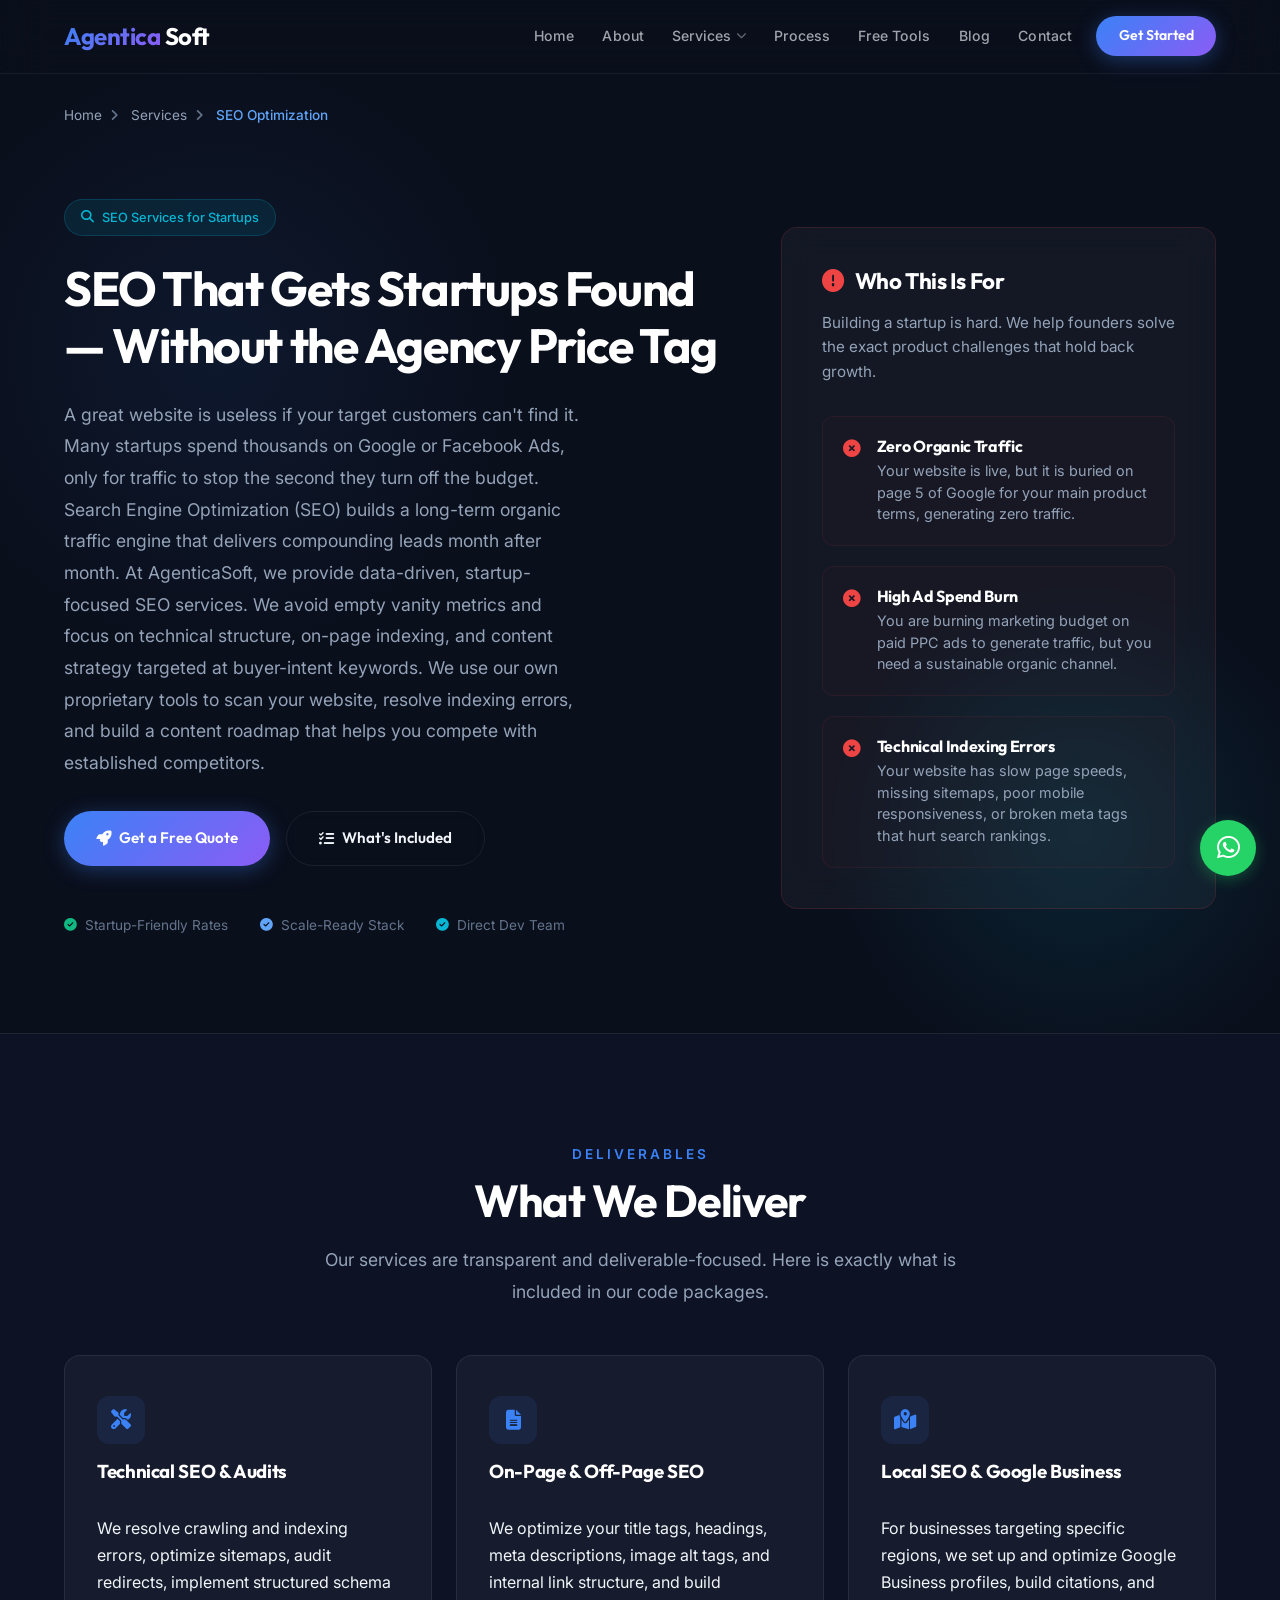
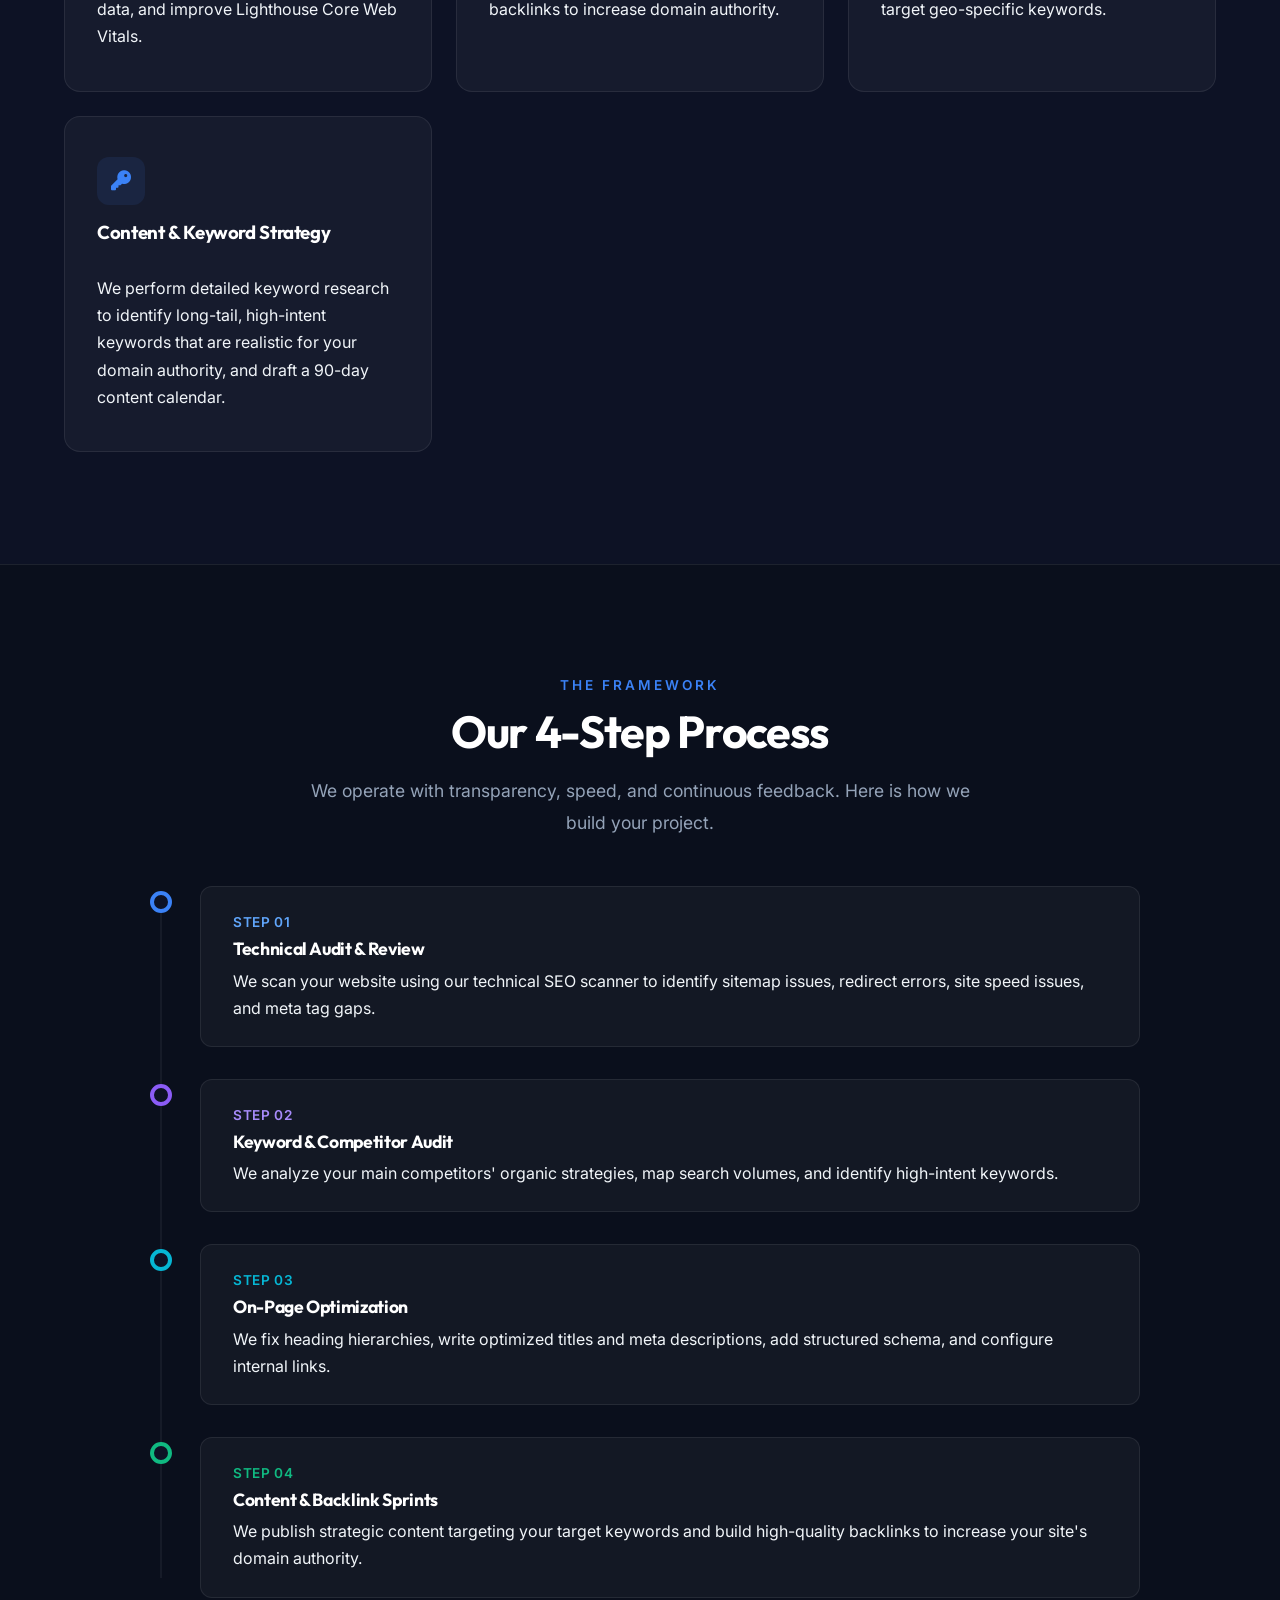
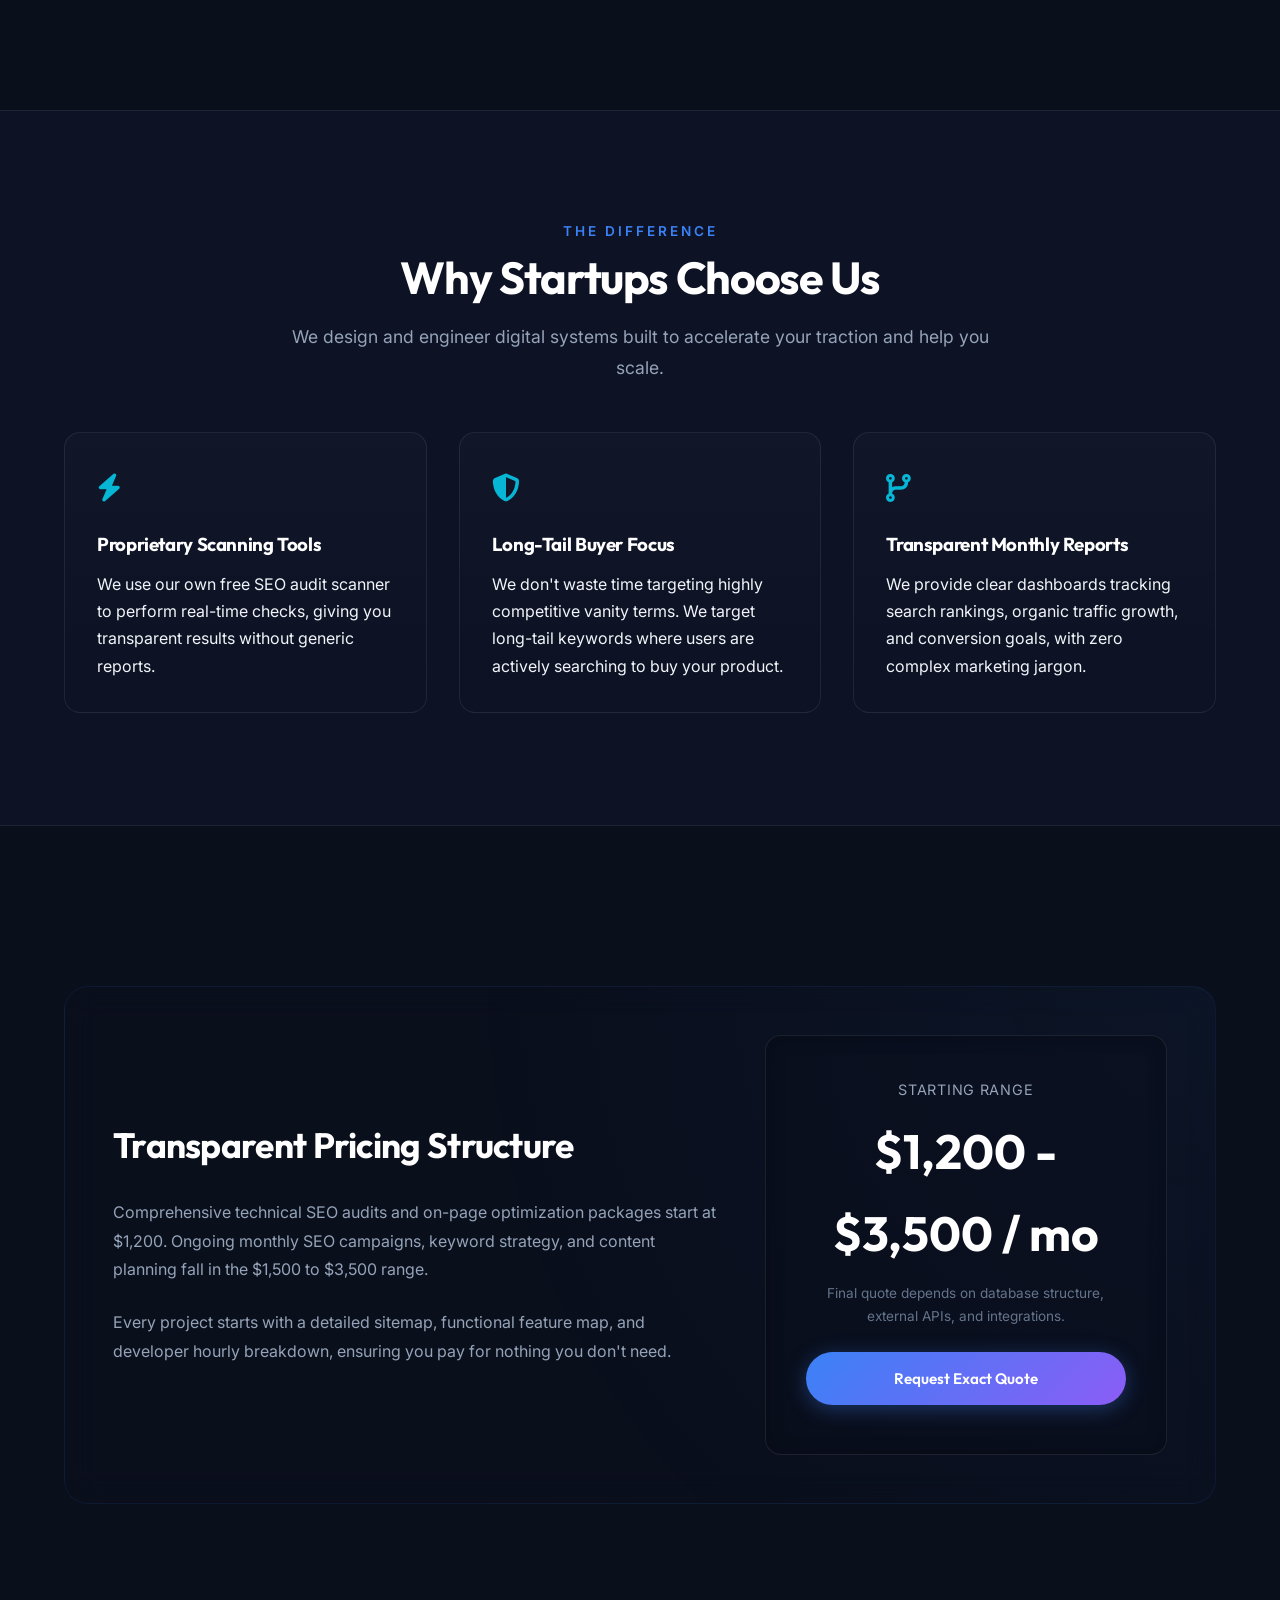
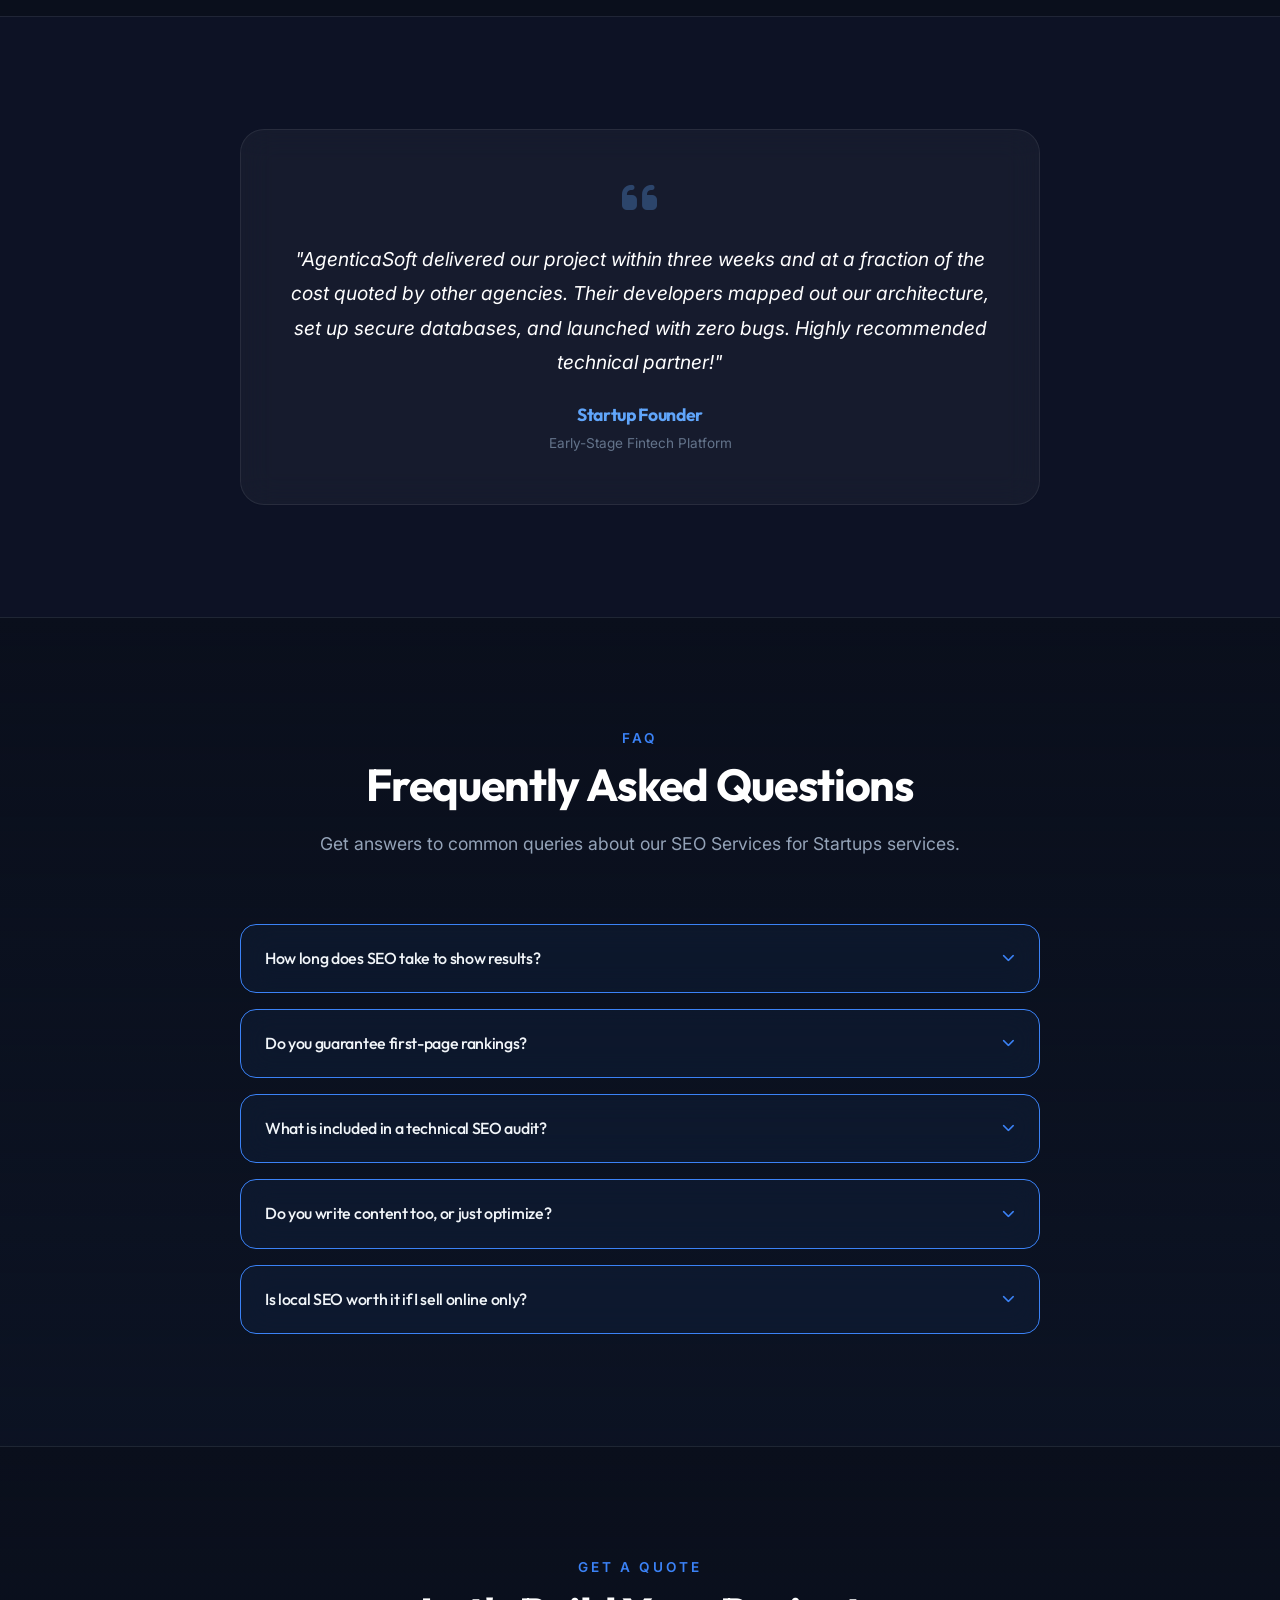
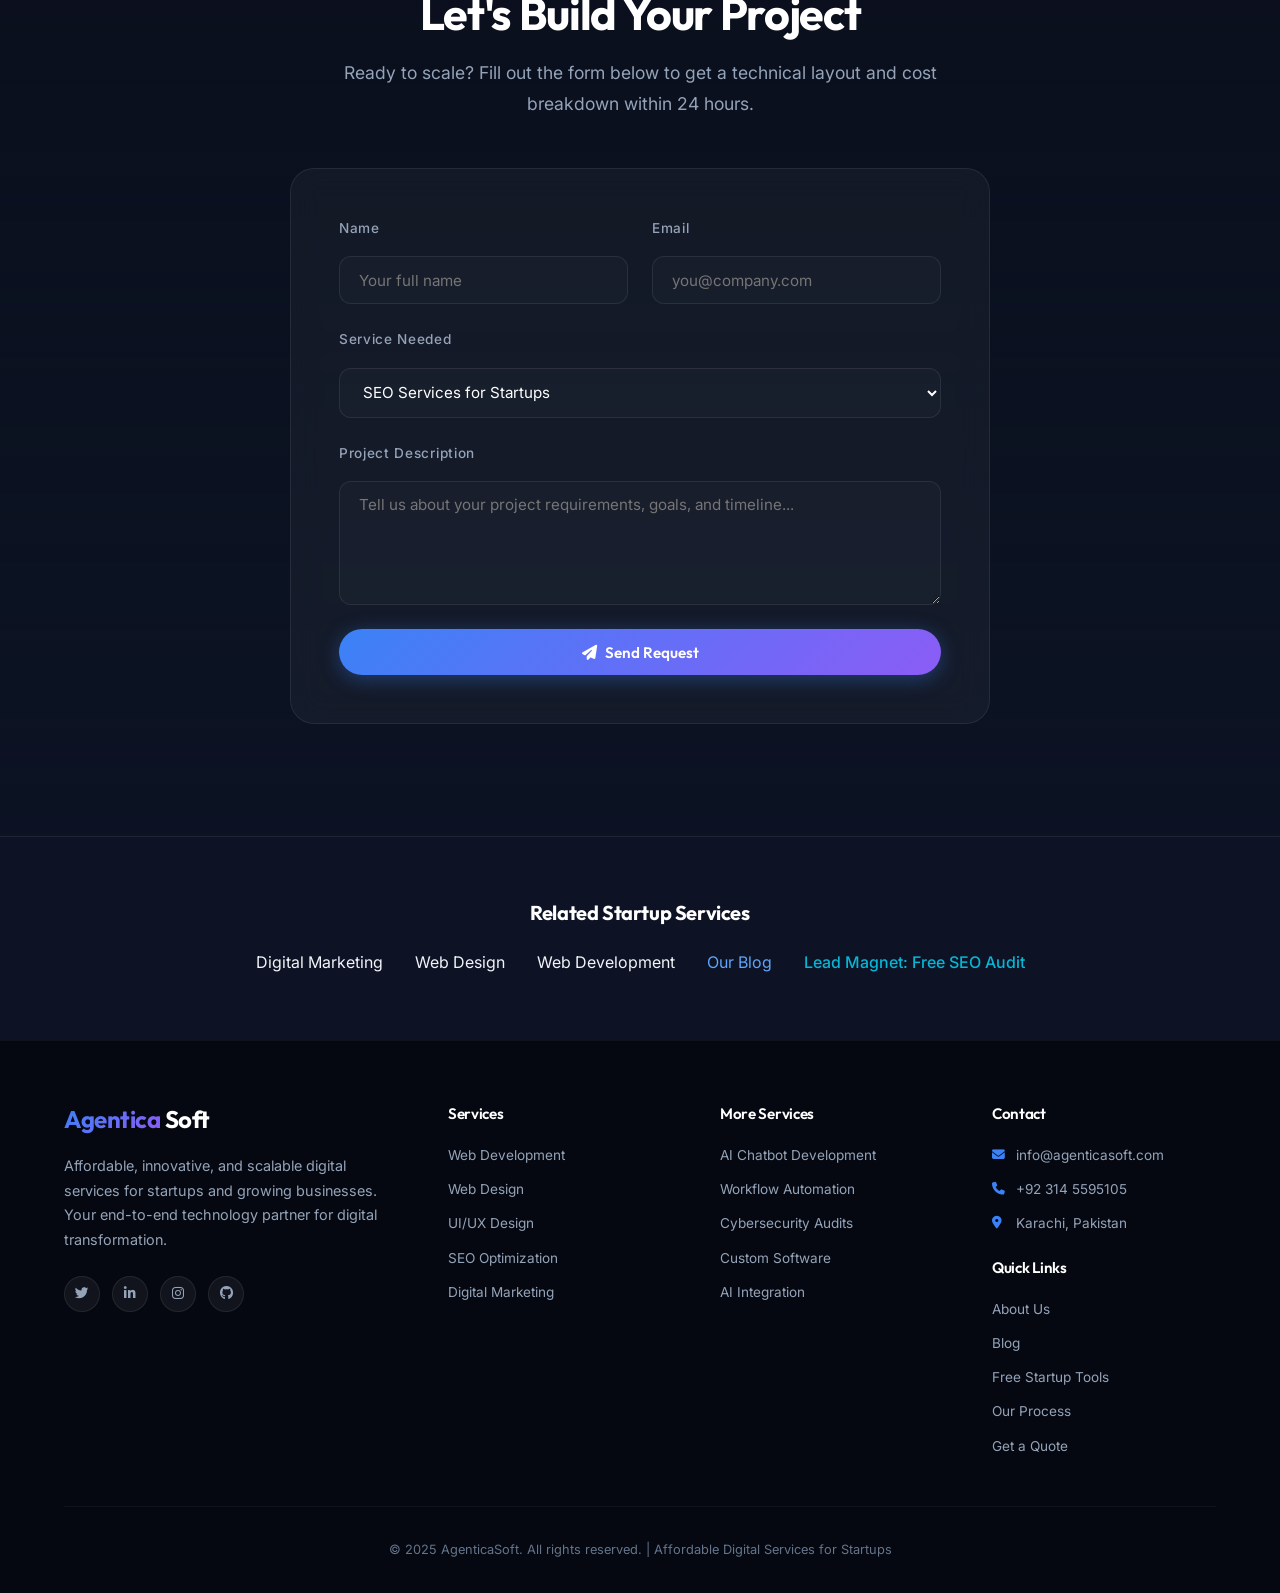
<file: services/seo-for-startups.html>
<!DOCTYPE html>
<html lang="en">

<head>
    <meta charset="UTF-8">
    <meta name="viewport" content="width=device-width, initial-scale=1.0">
    <title>SEO Optimization for Startups | AgenticaSoft</title>
    <meta name="description"
        content="Technical SEO, on-page optimization, local SEO, and content strategy to improve online visibility for startups.">
    <meta name="keywords" content="affordable services for startups, affordable web development, cheap web design, startup SEO, digital marketing for startups, AI chatbot development, workflow automation, cybersecurity audit, custom software solutions, affordable digital services">
    <meta name="robots" content="index, follow">
    <link rel="canonical" href="https://agenticasoft.com/services/seo-for-startups.html">

    <!-- Open Graph / Facebook -->
    <meta property="og:type" content="website">
    <meta property="og:url" content="https://agenticasoft.com/services/seo-for-startups.html">
    <meta property="og:title" content="SEO Optimization for Startups | AgenticaSoft">
    <meta property="og:description"
        content="Technical SEO, on-page optimization, local SEO, and content strategy to improve online visibility for startups.">
    <meta property="og:image" content="https://agenticasoft.com/assets/og-image.jpg">
    <meta property="og:site_name" content="AgenticaSoft">

    <!-- Twitter -->
    <meta property="twitter:card" content="summary_large_image">
    <meta property="twitter:url" content="https://agenticasoft.com/services/seo-for-startups.html">
    <meta property="twitter:title" content="SEO Optimization for Startups | AgenticaSoft">
    <meta property="twitter:description"
        content="Technical SEO, on-page optimization, local SEO, and content strategy to improve online visibility for startups.">
    <meta property="twitter:image" content="https://agenticasoft.com/assets/og-image.jpg">

    <!-- Favicon -->
    <link rel="apple-touch-icon" sizes="180x180" href="../uploads/apple-touch-icon.png">
    <link rel="icon" type="image/png" sizes="32x32" href="../uploads/favicon-32x32.png">
    <link rel="icon" href="../uploads/favicon.ico" sizes="any">
    <link rel="manifest" href="../site.webmanifest">

    <!-- Google Fonts -->
    <link rel="preconnect" href="https://fonts.googleapis.com">
    <link rel="preconnect" href="https://fonts.gstatic.com" crossorigin>
    <link
        href="https://fonts.googleapis.com/css2?family=Inter:wght@300;400;500;600;700&family=Outfit:wght@400;500;600;700&display=swap"
        rel="stylesheet">

    <!-- CSS -->
    <link rel="stylesheet" href="../css/style.css">

    <!-- Font Awesome -->
    <link rel="stylesheet" href="https://cdnjs.cloudflare.com/ajax/libs/font-awesome/6.5.0/css/all.min.css">

    <!-- Structured Data — Organization -->
    <script type="application/ld+json">
{
  "@context": "https://schema.org",
  "@type": "Organization",
  "name": "AgenticaSoft",
  "url": "https://agenticasoft.com/",
  "logo": "https://agenticasoft.com/logo.png",
  "description": "AgenticaSoft is a technology solutions startup providing affordable web development, web design, SEO, digital marketing, AI chatbot development, workflow automation, cybersecurity audits, and custom software solutions for startups and businesses.",
  "slogan": "Affordable Digital Solutions for Growing Startups",
  "sameAs": [
    "https://www.facebook.com/AgenticaSoft",
    "https://www.linkedin.com/company/agenticasoft",
    "https://twitter.com/AgenticaSoft"
  ],
  "contactPoint": [
    {
      "@type": "ContactPoint",
      "telephone": "+92 3145595105",
      "contactType": "customer support",
      "areaServed": "Global",
      "availableLanguage": ["English"]
    }
  ],
  "founder": {
    "@type": "Person",
    "name": "Ali Zuhoor"
  },
  "address": {
    "@type": "PostalAddress",
    "streetAddress": "Korangi Crossing",
    "addressLocality": "Karachi",
    "addressRegion": "Sindh",
    "addressCountry": "PK"
  },
  "hasOfferCatalog": {
    "@type": "OfferCatalog",
    "name": "Affordable Digital Services for Startups",
    "itemListElement": [
      {
        "@type": "Offer",
        "itemOffered": {
          "@type": "Service",
          "name": "Affordable Web Development for Startups",
          "description": "Custom business websites, frontend and backend web applications, and CMS development at startup-friendly prices."
        }
      },
      {
        "@type": "Offer",
        "itemOffered": {
          "@type": "Service",
          "name": "Web Design Services",
          "description": "Professional responsive web design, landing pages, and website redesigns for businesses and startups."
        }
      },
      {
        "@type": "Offer",
        "itemOffered": {
          "@type": "Service",
          "name": "UI/UX Design",
          "description": "User experience research, wireframing, prototyping, and design systems for web and mobile applications."
        }
      },
      {
        "@type": "Offer",
        "itemOffered": {
          "@type": "Service",
          "name": "AI Chatbot Development",
          "description": "Custom AI chatbot solutions for websites and platforms to enhance customer engagement and automate support."
        }
      },
      {
        "@type": "Offer",
        "itemOffered": {
          "@type": "Service",
          "name": "AI Integration Services",
          "description": "Integration of AI APIs, machine learning models, and intelligent automation into existing business workflows."
        }
      },
      {
        "@type": "Offer",
        "itemOffered": {
          "@type": "Service",
          "name": "Workflow Automation",
          "description": "Business process automation, API integrations, and robotic process automation to streamline operations and reduce costs."
        }
      },
      {
        "@type": "Offer",
        "itemOffered": {
          "@type": "Service",
          "name": "Affordable SEO Services for Startups",
          "description": "Technical SEO, on-page optimization, local SEO, and content strategy to improve online visibility for startups."
        }
      },
      {
        "@type": "Offer",
        "itemOffered": {
          "@type": "Service",
          "name": "Digital Marketing",
          "description": "Social media marketing, PPC advertising, email marketing, and analytics for startup growth."
        }
      },
      {
        "@type": "Offer",
        "itemOffered": {
          "@type": "Service",
          "name": "Cybersecurity Audits",
          "description": "Vulnerability assessments, penetration testing, security compliance reviews, and hardening for web applications."
        }
      },
      {
        "@type": "Offer",
        "itemOffered": {
          "@type": "Service",
          "name": "Custom Software Solutions",
          "description": "SaaS development, enterprise applications, cloud-native solutions, and custom software for unique business needs."
        }
      }
    ]
  }
}
</script>

    <!-- Clarity Analytics -->
    <script type="text/javascript">
        (function(c,l,a,r,i,t,y){
            c[a]=c[a]||function(){(c[a].q=c[a].q||[]).push(arguments)};
            t=l.createElement(r);t.async=1;t.src="https://www.clarity.ms/tag/"+i;
            y=l.getElementsByTagName(r)[0];y.parentNode.insertBefore(t,y);
        })(window, document, "clarity", "script", "vays2qxbi3");
    </script>
</head>

<body>

    <nav class="navbar" id="navbar">
        <div class="container nav-container">
            <a href="../index.html" class="logo">
                <span class="text-gradient">Agentica</span> Soft
            </a>

            <ul class="nav-links" id="nav-links">
                <li><a href="../index.html#home" class="nav-link">Home</a></li>
                <li><a href="../index.html#about" class="nav-link">About</a></li>
                <li class="nav-item-dropdown">
                    <a href="../index.html#services" class="nav-link dropdown-trigger">Services <i class="fas fa-chevron-down dropdown-arrow"></i></a>
                    <ul class="dropdown-menu">
                        <li><a href="../services/web-development-for-startups.html"><i class="fas fa-laptop-code"></i> Web Development</a></li>
                        <li><a href="../services/web-design-for-startups.html"><i class="fas fa-palette"></i> Web Design</a></li>
                        <li><a href="../services/ui-ux-design.html"><i class="fas fa-pen-ruler"></i> UI/UX Design</a></li>
                        <li><a href="../services/seo-for-startups.html"><i class="fas fa-chart-line"></i> SEO Optimization</a></li>
                        <li><a href="../services/digital-marketing-for-startups.html"><i class="fas fa-bullhorn"></i> Digital Marketing</a></li>
                        <li><a href="../services/ai-chatbot-development.html"><i class="fas fa-robot"></i> AI Chatbots</a></li>
                        <li><a href="../services/workflow-automation.html"><i class="fas fa-gears"></i> Workflow Automation</a></li>
                        <li><a href="../services/cybersecurity-audit.html"><i class="fas fa-shield-halved"></i> Cybersecurity Audits</a></li>
                        <li><a href="../services/custom-software-development.html"><i class="fas fa-code"></i> Custom Software</a></li>
                        <li><a href="../services/ai-integration-services.html"><i class="fas fa-microchip"></i> AI Integration</a></li>
                    </ul>
                </li>
                <li><a href="../index.html#process" class="nav-link">Process</a></li>
                <li><a href="../index.html#lead-magnet" class="nav-link">Free Tools</a></li>
                <li><a href="../blog.html" class="nav-link">Blog</a></li>
                <li><a href="../index.html#contact" class="nav-link">Contact</a></li>
                <li><a href="../index.html#contact" class="btn btn-primary nav-cta">Get Started</a></li>
            </ul>

            <div class="menu-toggle">
                <svg width="24" height="24" viewBox="0 0 24 24" fill="none" xmlns="http://www.w3.org/2000/svg">
                    <path d="M3 12H21" stroke="white" stroke-width="2" stroke-linecap="round" stroke-linejoin="round"/>
                    <path d="M3 6H21" stroke="white" stroke-width="2" stroke-linecap="round" stroke-linejoin="round"/>
                    <path d="M3 18H21" stroke="white" stroke-width="2" stroke-linecap="round" stroke-linejoin="round"/>
                </svg>
            </div>
        </div>
    </nav>

    <div class="breadcrumb-wrap">
        <div class="container">
            <nav aria-label="Breadcrumb">
                <ol class="breadcrumb" itemscope itemtype="https://schema.org/BreadcrumbList">
                    <li class="breadcrumb-item" itemprop="itemListElement" itemscope itemtype="https://schema.org/ListItem">
                        <a href="../index.html" itemprop="item"><span itemprop="name">Home</span></a>
                        <meta itemprop="position" content="1" />
                    </li>
                    <li class="breadcrumb-item" itemprop="itemListElement" itemscope itemtype="https://schema.org/ListItem">
                        <a href="../index.html#services" itemprop="item"><span itemprop="name">Services</span></a>
                        <meta itemprop="position" content="2" />
                    </li>
                    <li class="breadcrumb-item active" itemprop="itemListElement" itemscope itemtype="https://schema.org/ListItem" aria-current="page">
                        <span itemprop="name">SEO Optimization</span>
                        <meta itemprop="position" content="3" />
                    </li>
                </ol>
            </nav>
        </div>
    </div>

<!-- Dynamic SEO Metadata & FAQ Schema -->
<script type="application/ld+json">
{
    "@context": "https://schema.org",
    "@type": "FAQPage",
    "mainEntity": [
        {
            "@type": "Question",
            "name": "How long does SEO take to show results?",
            "acceptedAnswer": {
                "@type": "Answer",
                "text": "For new startup domains, it typically takes 3 to 6 months to see meaningful organic traffic growth. SEO is a long-term compounding investment. The pages we optimize today build authority that continues to deliver leads for years."
            }
        },
        {
            "@type": "Question",
            "name": "Do you guarantee first-page rankings?",
            "acceptedAnswer": {
                "@type": "Answer",
                "text": "No honest SEO agency can guarantee a specific ranking on Google, as search algorithms update constantly. We focus on search best practices: fast load times, semantic HTML, schema markup, high-quality content, and secure domain authority."
            }
        },
        {
            "@type": "Question",
            "name": "What is included in a technical SEO audit?",
            "acceptedAnswer": {
                "@type": "Answer",
                "text": "A technical audit checks site health issues that prevent search crawlers from index-matching your pages. We audit your robots.txt, XML sitemap, SSL configuration, Core Web Vitals, 301/404 redirect status, and schema markup."
            }
        },
        {
            "@type": "Question",
            "name": "Do you write content too, or just optimize?",
            "acceptedAnswer": {
                "@type": "Answer",
                "text": "We do both! We research keywords, map content structures, write optimized copy, and help publish posts. We also optimize your team's draft content to ensure it ranks."
            }
        },
        {
            "@type": "Question",
            "name": "Is local SEO worth it if I sell online only?",
            "acceptedAnswer": {
                "@type": "Answer",
                "text": "If you operate a global SaaS or pure e-commerce storefront, traditional local SEO is less critical. However, local optimizations can still capture high-intent traffic in regional tech hubs, while local schema data builds general trust with Google."
            }
        }
    ]
}
</script>

<!-- Service Hero Section -->
<section class="service-hero">
    <!-- Background Glow Effects -->
    <div class="glow-effect" style="top: -80px; left: -80px; width: 600px; height: 600px; opacity: 0.4;"></div>
    <div class="glow-effect" style="bottom: -50px; right: -50px; width: 500px; height: 500px; background: radial-gradient(circle, rgba(6, 182, 212, 0.12) 0%, transparent 70%);"></div>

    <div class="container">
        <div class="service-hero-grid">
            <div class="reveal active">
                <div class="service-meta-badge">
                    <i class="fas fa-magnifying-glass"></i> SEO Services for Startups
                </div>

                <h1 class="hero-title" style="margin-bottom: 1.5rem; font-size: 3rem; line-height: 1.2;">
                    SEO That Gets Startups Found — Without the Agency Price Tag
                </h1>

                <p class="hero-desc" style="margin-bottom: 2rem; color: var(--text-muted); font-size: 1.1rem; line-height: 1.8;">
                    A great website is useless if your target customers can't find it. Many startups spend thousands on Google or Facebook Ads, only for traffic to stop the second they turn off the budget. Search Engine Optimization (SEO) builds a long-term organic traffic engine that delivers compounding leads month after month. At AgenticaSoft, we provide data-driven, startup-focused SEO services. We avoid empty vanity metrics and focus on technical structure, on-page indexing, and content strategy targeted at buyer-intent keywords. We use our own proprietary tools to scan your website, resolve indexing errors, and build a content roadmap that helps you compete with established competitors.
                </p>

                <div class="hero-actions">
                    <a href="#quote-form" class="btn btn-primary">
                        <i class="fas fa-rocket"></i> Get a Free Quote
                    </a>
                    <a href="#deliverables" class="btn btn-outline">
                        <i class="fas fa-list-check"></i> What's Included
                    </a>
                </div>

                <div class="hero-trust-badges" style="margin-top: 2.5rem;">
                    <div><i class="fas fa-check-circle" style="color: var(--success-color);"></i> Startup-Friendly Rates</div>
                    <div><i class="fas fa-check-circle" style="color: var(--primary-light);"></i> Scale-Ready Stack</div>
                    <div><i class="fas fa-check-circle" style="color: var(--accent-color);"></i> Direct Dev Team</div>
                </div>
            </div>

            <!-- "Who This Is For" Side Block -->
            <div class="glass-card reveal active" style="padding: 2.5rem; border-color: rgba(239, 68, 68, 0.15);">
                <h3 style="font-size: 1.4rem; color: #fff; margin-bottom: 1rem;">
                    <i class="fas fa-circle-exclamation" style="color: var(--danger-color); margin-right: 0.5rem;"></i>
                    Who This Is For
                </h3>
                <p style="color: var(--text-muted); font-size: 0.95rem; line-height: 1.6;">
                    Building a startup is hard. We help founders solve the exact product challenges that hold back growth.
                </p>
                <div class="pain-points-list">
                    
                <div class="pain-point-item">
                    <i class="fas fa-times-circle"></i>
                    <div class="pain-point-text">
                        <h5>Zero Organic Traffic</h5>
                        <p>Your website is live, but it is buried on page 5 of Google for your main product terms, generating zero traffic.</p>
                    </div>
                </div>
                <div class="pain-point-item">
                    <i class="fas fa-times-circle"></i>
                    <div class="pain-point-text">
                        <h5>High Ad Spend Burn</h5>
                        <p>You are burning marketing budget on paid PPC ads to generate traffic, but you need a sustainable organic channel.</p>
                    </div>
                </div>
                <div class="pain-point-item">
                    <i class="fas fa-times-circle"></i>
                    <div class="pain-point-text">
                        <h5>Technical Indexing Errors</h5>
                        <p>Your website has slow page speeds, missing sitemaps, poor mobile responsiveness, or broken meta tags that hurt search rankings.</p>
                    </div>
                </div>
                </div>
            </div>
        </div>
    </div>
</section>

<!-- Deliverables Section -->
<section id="deliverables" class="services-section" style="border-top: 1px solid var(--card-border); background: var(--dark-bg-alt);">
    <div class="container">
        <div class="header-center" style="text-align: center; margin-bottom: 3rem;">
            <h2 class="section-title">
                <span>Deliverables</span>
                What We Deliver
            </h2>
            <p class="section-subtitle" style="max-width: 700px; margin: 0 auto; color: var(--text-muted);">
                Our services are transparent and deliverable-focused. Here is exactly what is included in our code packages.
            </p>
        </div>

        <div class="service-deliverables-grid">
            
            <div class="deliverable-card">
                <div class="deliverable-icon">
                    <i class="fas fa-screwdriver-wrench"></i>
                </div>
                <h3>Technical SEO &amp; Audits</h3>
                <p>We resolve crawling and indexing errors, optimize sitemaps, audit redirects, implement structured schema data, and improve Lighthouse Core Web Vitals.</p>
            </div>
            <div class="deliverable-card">
                <div class="deliverable-icon">
                    <i class="fas fa-file-lines"></i>
                </div>
                <h3>On-Page &amp; Off-Page SEO</h3>
                <p>We optimize your title tags, headings, meta descriptions, image alt tags, and internal link structure, and build backlinks to increase domain authority.</p>
            </div>
            <div class="deliverable-card">
                <div class="deliverable-icon">
                    <i class="fas fa-map-location-dot"></i>
                </div>
                <h3>Local SEO &amp; Google Business</h3>
                <p>For businesses targeting specific regions, we set up and optimize Google Business profiles, build citations, and target geo-specific keywords.</p>
            </div>
            <div class="deliverable-card">
                <div class="deliverable-icon">
                    <i class="fas fa-key"></i>
                </div>
                <h3>Content &amp; Keyword Strategy</h3>
                <p>We perform detailed keyword research to identify long-tail, high-intent keywords that are realistic for your domain authority, and draft a 90-day content calendar.</p>
            </div>
        </div>
    </div>
</section>

<!-- Timeline / Process Section -->
<section class="process-section" style="padding: var(--section-spacing) 0; border-top: 1px solid var(--card-border);">
    <div class="container">
        <div class="header-center" style="text-align: center; margin-bottom: 3rem;">
            <h2 class="section-title">
                <span>The Framework</span>
                Our 4-Step Process
            </h2>
            <p class="section-subtitle" style="max-width: 700px; margin: 0 auto; color: var(--text-muted);">
                We operate with transparency, speed, and continuous feedback. Here is how we build your project.
            </p>
        </div>

        <div class="process-timeline">
            
            <div class="timeline-step reveal">
                <div class="timeline-dot"></div>
                <div class="timeline-content">
                    <span class="timeline-num">Step 01</span>
                    <h4>Technical Audit &amp; Review</h4>
                    <p>We scan your website using our technical SEO scanner to identify sitemap issues, redirect errors, site speed issues, and meta tag gaps.</p>
                </div>
            </div>
            <div class="timeline-step reveal">
                <div class="timeline-dot"></div>
                <div class="timeline-content">
                    <span class="timeline-num">Step 02</span>
                    <h4>Keyword &amp; Competitor Audit</h4>
                    <p>We analyze your main competitors' organic strategies, map search volumes, and identify high-intent keywords.</p>
                </div>
            </div>
            <div class="timeline-step reveal">
                <div class="timeline-dot"></div>
                <div class="timeline-content">
                    <span class="timeline-num">Step 03</span>
                    <h4>On-Page Optimization</h4>
                    <p>We fix heading hierarchies, write optimized titles and meta descriptions, add structured schema, and configure internal links.</p>
                </div>
            </div>
            <div class="timeline-step reveal">
                <div class="timeline-dot"></div>
                <div class="timeline-content">
                    <span class="timeline-num">Step 04</span>
                    <h4>Content &amp; Backlink Sprints</h4>
                    <p>We publish strategic content targeting your target keywords and build high-quality backlinks to increase your site's domain authority.</p>
                </div>
            </div>
        </div>
    </div>
</section>

<!-- Why Choose AgenticaSoft -->
<section class="why-section" style="padding: var(--section-spacing) 0; border-top: 1px solid var(--card-border); background: var(--dark-bg-alt);">
    <div class="container">
        <div class="header-center" style="text-align: center; margin-bottom: 3rem;">
            <h2 class="section-title">
                <span>The Difference</span>
                Why Startups Choose Us
            </h2>
            <p class="section-subtitle" style="max-width: 700px; margin: 0 auto; color: var(--text-muted);">
                We design and engineer digital systems built to accelerate your traction and help you scale.
            </p>
        </div>

        <div class="why-grid">
            
            <div class="why-card reveal" style="transition-delay: 0s;">
                <div class="why-card-icon">
                    <i class="fas fa-bolt"></i>
                </div>
                <h3>Proprietary Scanning Tools</h3>
                <p>We use our own free SEO audit scanner to perform real-time checks, giving you transparent results without generic reports.</p>
            </div>
            <div class="why-card reveal" style="transition-delay: 0.1s;">
                <div class="why-card-icon">
                    <i class="fas fa-shield-halved"></i>
                </div>
                <h3>Long-Tail Buyer Focus</h3>
                <p>We don't waste time targeting highly competitive vanity terms. We target long-tail keywords where users are actively searching to buy your product.</p>
            </div>
            <div class="why-card reveal" style="transition-delay: 0.2s;">
                <div class="why-card-icon">
                    <i class="fas fa-code-branch"></i>
                </div>
                <h3>Transparent Monthly Reports</h3>
                <p>We provide clear dashboards tracking search rankings, organic traffic growth, and conversion goals, with zero complex marketing jargon.</p>
            </div>
        </div>
    </div>
</section>

<!-- Pricing Signal Block -->
<section class="pricing-section" style="padding: var(--section-spacing) 0; border-top: 1px solid var(--card-border);">
    <div class="container">
        <div class="glass-card pricing-signal-box reveal" style="border-radius: var(--radius-xl);">
            <div class="pricing-signal-grid">
                <div class="pricing-signal-info">
                    <h2 style="font-size: 2.2rem; color: #fff; margin-bottom: 0.5rem; font-family: var(--font-heading);">
                        Transparent Pricing Structure
                    </h2>
                    <p style="color: var(--text-muted); line-height: 1.8; font-size: 1rem;">
                        Comprehensive technical SEO audits and on-page optimization packages start at $1,200. Ongoing monthly SEO campaigns, keyword strategy, and content planning fall in the $1,500 to $3,500 range.
                    </p>
                    <p style="color: var(--text-muted); line-height: 1.8; font-size: 1rem;">
                        Every project starts with a detailed sitemap, functional feature map, and developer hourly breakdown, ensuring you pay for nothing you don't need.
                    </p>
                </div>
                <div class="pricing-signal-price">
                    <span class="price-sub">Starting Range</span>
                    <div class="price-val">$1,200 - $3,500 / mo</div>
                    <p style="color: var(--text-dim); font-size: 0.85rem; margin-bottom: 1.5rem;">
                        Final quote depends on database structure, external APIs, and integrations.
                    </p>
                    <a href="#quote-form" class="btn btn-primary" style="display: inline-block; width: 100%;">
                        Request Exact Quote
                    </a>
                </div>
            </div>
        </div>
    </div>
</section>

<!-- Client Review Block Placeholder -->
<section class="testimonials-section" style="padding: var(--section-spacing) 0; border-top: 1px solid var(--card-border); background: var(--dark-bg-alt);">
    <div class="container" style="text-align: center;">
        <div class="glass-card reveal" style="max-width: 800px; margin: 0 auto; padding: 3rem; border-radius: var(--radius-xl);">
            <i class="fas fa-quote-left" style="font-size: 2.5rem; color: var(--primary-light); opacity: 0.3; margin-bottom: 1.5rem; display: block;"></i>
            <p style="font-size: 1.2rem; color: #fff; font-style: italic; line-height: 1.8; margin-bottom: 1.5rem;">
                "AgenticaSoft delivered our project within three weeks and at a fraction of the cost quoted by other agencies. Their developers mapped out our architecture, set up secure databases, and launched with zero bugs. Highly recommended technical partner!"
            </p>
            <h4 style="font-size: 1.1rem; color: var(--primary-light); margin-bottom: 0.25rem;">Startup Founder</h4>
            <span style="font-size: 0.85rem; color: var(--text-dim);">Early-Stage Fintech Platform</span>
        </div>
    </div>
</section>

<!-- FAQs Section -->
<section id="faq" class="faq-section" style="padding: var(--section-spacing) 0; border-top: 1px solid var(--card-border);">
    <div class="container">
        <div class="header-center" style="text-align: center; margin-bottom: 4rem;">
            <h2 class="section-title">
                <span>FAQ</span>
                Frequently Asked Questions
            </h2>
            <p class="section-subtitle" style="max-width: 700px; margin: 0 auto; color: var(--text-muted);">
                Get answers to common queries about our SEO Services for Startups services.
            </p>
        </div>

        <div class="faq-grid" style="max-width: 800px; margin: 0 auto; display: flex; flex-direction: column; gap: 1rem;">
            
            <div class="glass-card faq-item reveal" style="transition-delay: 0s;">
                <div class="faq-question">
                    <h4>How long does SEO take to show results?</h4>
                    <i class="fas fa-chevron-down"></i>
                </div>
                <div class="faq-answer">
                    <p>For new startup domains, it typically takes 3 to 6 months to see meaningful organic traffic growth. SEO is a long-term compounding investment. The pages we optimize today build authority that continues to deliver leads for years.</p>
                </div>
            </div>
            <div class="glass-card faq-item reveal" style="transition-delay: 0.05s;">
                <div class="faq-question">
                    <h4>Do you guarantee first-page rankings?</h4>
                    <i class="fas fa-chevron-down"></i>
                </div>
                <div class="faq-answer">
                    <p>No honest SEO agency can guarantee a specific ranking on Google, as search algorithms update constantly. We focus on search best practices: fast load times, semantic HTML, schema markup, high-quality content, and secure domain authority.</p>
                </div>
            </div>
            <div class="glass-card faq-item reveal" style="transition-delay: 0.1s;">
                <div class="faq-question">
                    <h4>What is included in a technical SEO audit?</h4>
                    <i class="fas fa-chevron-down"></i>
                </div>
                <div class="faq-answer">
                    <p>A technical audit checks site health issues that prevent search crawlers from index-matching your pages. We audit your robots.txt, XML sitemap, SSL configuration, Core Web Vitals, 301/404 redirect status, and schema markup.</p>
                </div>
            </div>
            <div class="glass-card faq-item reveal" style="transition-delay: 0.15s;">
                <div class="faq-question">
                    <h4>Do you write content too, or just optimize?</h4>
                    <i class="fas fa-chevron-down"></i>
                </div>
                <div class="faq-answer">
                    <p>We do both! We research keywords, map content structures, write optimized copy, and help publish posts. We also optimize your team's draft content to ensure it ranks.</p>
                </div>
            </div>
            <div class="glass-card faq-item reveal" style="transition-delay: 0.2s;">
                <div class="faq-question">
                    <h4>Is local SEO worth it if I sell online only?</h4>
                    <i class="fas fa-chevron-down"></i>
                </div>
                <div class="faq-answer">
                    <p>If you operate a global SaaS or pure e-commerce storefront, traditional local SEO is less critical. However, local optimizations can still capture high-intent traffic in regional tech hubs, while local schema data builds general trust with Google.</p>
                </div>
            </div>
        </div>
    </div>
</section>

<!-- Final CTA + Lead Form -->
<section id="quote-form" class="contact-section" style="border-top: 1px solid var(--card-border); background: linear-gradient(180deg, var(--dark-bg) 0%, rgba(59, 130, 246, 0.03) 100%); padding: var(--section-spacing) 0;">
    <div class="container contact-form-container">
        <h2 class="section-title" style="text-align: center;">
            <span>Get a Quote</span>
            Let's Build Your Project
        </h2>
        <p class="section-subtitle" style="text-align: center; max-width: 600px; margin: 0 auto 3rem auto; color: var(--text-muted);">
            Ready to scale? Fill out the form below to get a technical layout and cost breakdown within 24 hours.
        </p>

        <div class="glass-card reveal" style="max-width: 700px; margin: 0 auto; padding: 3rem; border-radius: var(--radius-xl);">
            <form action="" method="POST" class="contact-form">
                <div class="contact-form-grid">
                    <div class="form-group">
                        <label for="contact-name">Name</label>
                        <input type="text" id="contact-name" name="name" required class="form-control" placeholder="Your full name">
                    </div>
                    <div class="form-group">
                        <label for="contact-email">Email</label>
                        <input type="email" id="contact-email" name="email" required class="form-control" placeholder="you@company.com">
                    </div>
                </div>

                <div class="form-group">
                    <label for="contact-service">Service Needed</label>
                    <select id="contact-service" name="service" class="form-control">
                        <option value="SEO Services for Startups" selected>SEO Services for Startups</option>
                        <option value="Web Development">Web Development</option>
                        <option value="Web Design">Web Design</option>
                        <option value="UI/UX Design">UI/UX Design</option>
                        <option value="AI Chatbot Development">AI Chatbot Development</option>
                        <option value="AI Integration">AI Integration</option>
                        <option value="Workflow Automation">Workflow Automation</option>
                        <option value="SEO Optimization">SEO Optimization</option>
                        <option value="Digital Marketing">Digital Marketing</option>
                        <option value="Cybersecurity Audit">Cybersecurity Audit</option>
                        <option value="Custom Software">Custom Software Solutions</option>
                    </select>
                </div>

                <div class="form-group">
                    <label for="contact-message">Project Description</label>
                    <textarea id="contact-message" name="message" rows="5" required class="form-control" placeholder="Tell us about your project requirements, goals, and timeline..."></textarea>
                </div>

                <button type="submit" id="submit-btn" class="btn btn-primary" style="width: 100%;">
                    <i class="fas fa-paper-plane"></i> Send Request
                </button>
            </form>
        </div>
    </div>
</section>

<!-- Footer Quick Links / Related Services -->
<section class="related-services-section" style="padding: 4rem 0; border-top: 1px solid var(--card-border); background: var(--dark-bg-alt);">
    <div class="container" style="text-align: center;">
        <h3 style="margin-bottom: 1.5rem; font-size: 1.25rem;">Related Startup Services</h3>
        <ul style="display: flex; justify-content: center; gap: 2rem; flex-wrap: wrap; list-style: none;">
            <li><a href="../services/digital-marketing-for-startups.html">Digital Marketing</a></li><li><a href="../services/web-design-for-startups.html">Web Design</a></li><li><a href="../services/web-development-for-startups.html">Web Development</a></li>
            <li><a href="../blog.html" style="color: var(--primary-light);">Our Blog</a></li>
            <li><a href="../index.html#lead-magnet" style="color: var(--accent-color); font-weight: 500;">Lead Magnet: Free SEO Audit</a></li>
        </ul>
    </div>
</section>
    <footer class="site-footer">
        <div class="container">
            <div class="footer-grid">
                <div class="footer-brand">
                    <h3 class="logo" style="margin-bottom: 1.25rem;"><span class="text-gradient">Agentica</span> Soft</h3>
                    <p>
                        Affordable, innovative, and scalable digital services for startups and growing businesses. Your end-to-end technology partner for digital transformation.
                    </p>
                    <div class="footer-socials">
                        <a href="#" aria-label="Twitter"><i class="fab fa-twitter"></i></a>
                        <a href="https://www.linkedin.com/company/agenticasoft" target="_blank" aria-label="LinkedIn"><i class="fab fa-linkedin-in"></i></a>
                        <a href="#" aria-label="Instagram"><i class="fab fa-instagram"></i></a>
                        <a href="#" aria-label="GitHub"><i class="fab fa-github"></i></a>
                    </div>
                </div>
                
                <div>
                    <h4>Services</h4>
                    <ul class="footer-links">
                        <li><a href="../index.html#services">Web Development</a></li>
                        <li><a href="../index.html#services">Web Design</a></li>
                        <li><a href="../index.html#services">UI/UX Design</a></li>
                        <li><a href="../index.html#services">SEO Optimization</a></li>
                        <li><a href="../index.html#services">Digital Marketing</a></li>
                    </ul>
                </div>

                <div>
                    <h4>More Services</h4>
                    <ul class="footer-links">
                        <li><a href="../index.html#services">AI Chatbot Development</a></li>
                        <li><a href="../index.html#services">Workflow Automation</a></li>
                        <li><a href="../index.html#services">Cybersecurity Audits</a></li>
                        <li><a href="../index.html#services">Custom Software</a></li>
                        <li><a href="../index.html#services">AI Integration</a></li>
                    </ul>
                </div>

                <div>
                    <h4>Contact</h4>
                    <ul class="footer-links">
                        <li><i class="fas fa-envelope"></i> info@agenticasoft.com</li>
                        <li><i class="fas fa-phone"></i> +92 314 5595105</li>
                        <li><i class="fas fa-map-marker-alt"></i> Karachi, Pakistan</li>
                    </ul>

                    <h4 style="margin-top: 1.5rem;">Quick Links</h4>
                    <ul class="footer-links">
                        <li><a href="../index.html#about">About Us</a></li>
                        <li><a href="../blog.html">Blog</a></li>
                        <li><a href="../index.html#lead-magnet">Free Startup Tools</a></li>
                        <li><a href="../index.html#process">Our Process</a></li>
                        <li><a href="../index.html#contact">Get a Quote</a></li>
                    </ul>
                </div>
            </div>
            
            <div class="footer-bottom">
                <p>&copy; 2025 AgenticaSoft. All rights reserved. | Affordable Digital Services for Startups</p>
            </div>
        </div>
    </footer>

    <!-- Sticky WhatsApp Icon -->
    <a href="https://wa.me/923145595105" target="_blank" class="whatsapp-btn" aria-label="Chat on WhatsApp">
        <i class="fab fa-whatsapp"></i>
    </a>

    <script src="../js/script.js"></script>
   
</body>
</html>
</file>
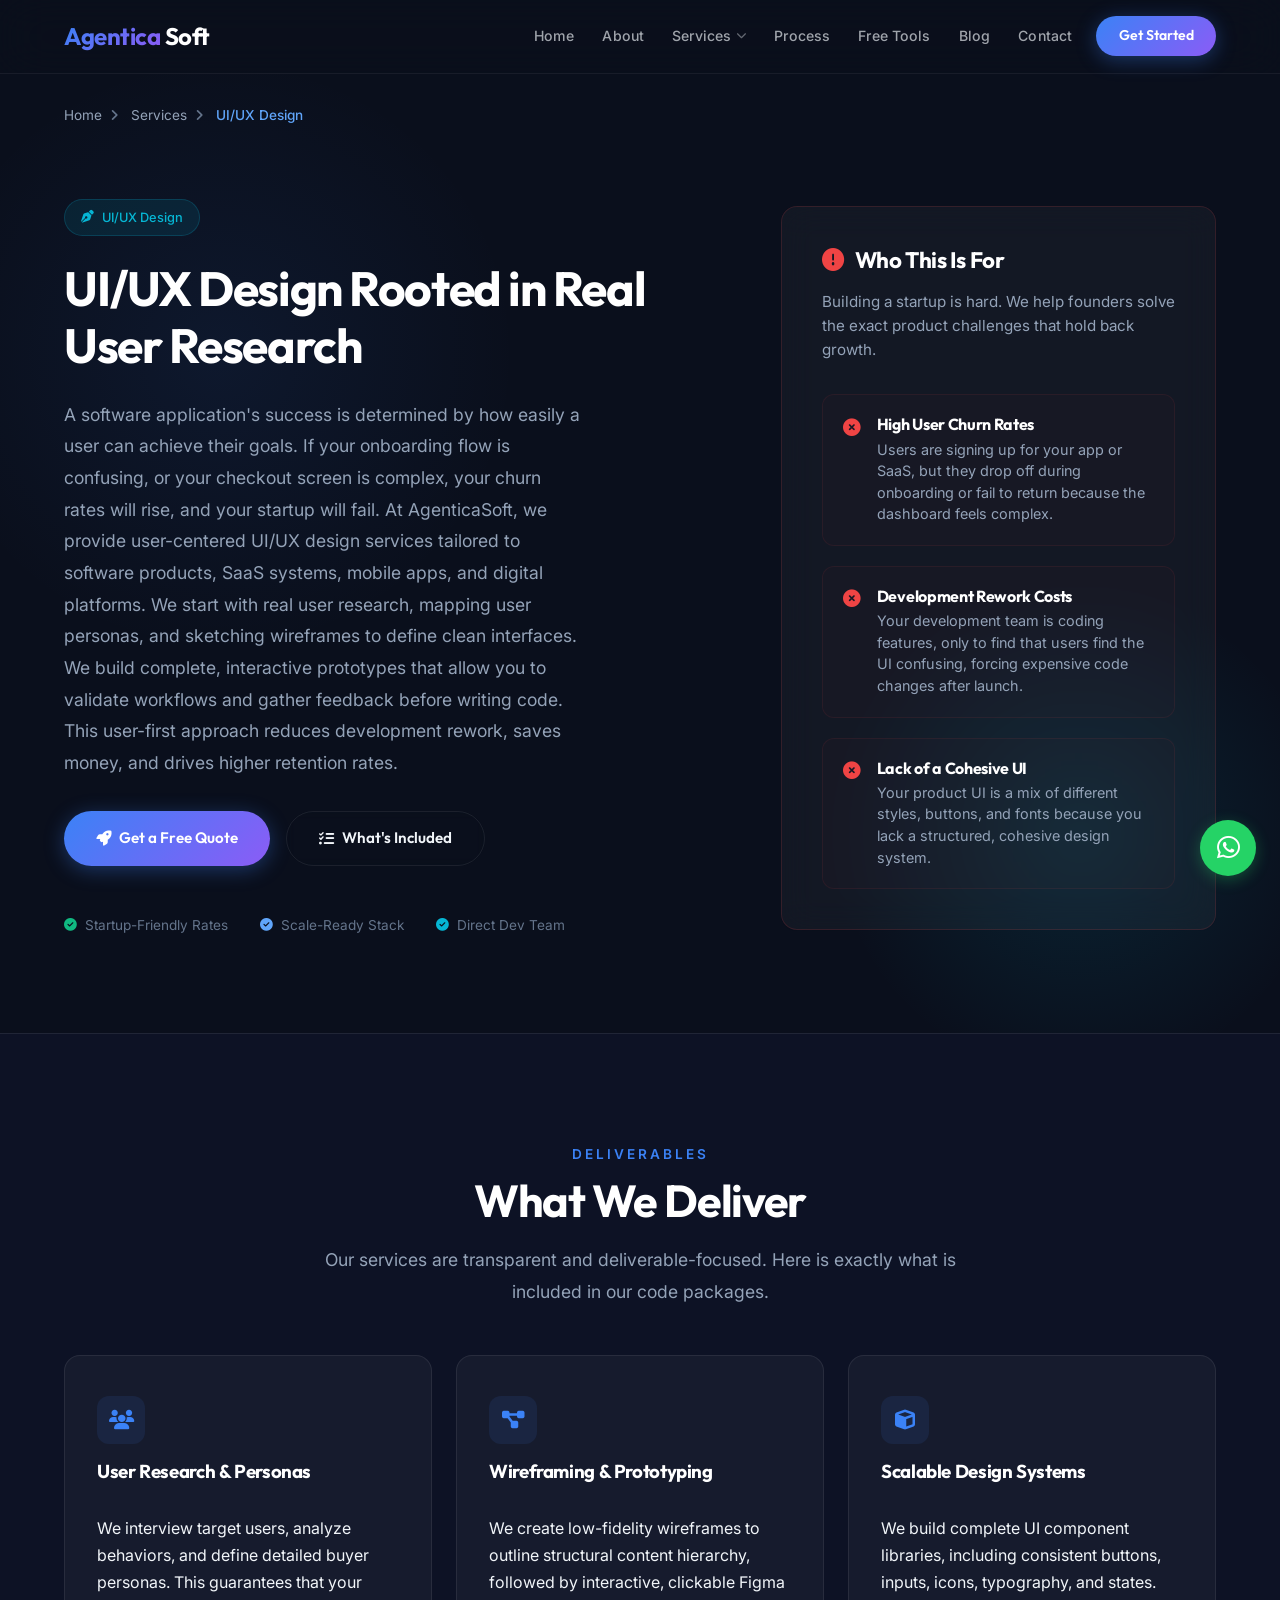
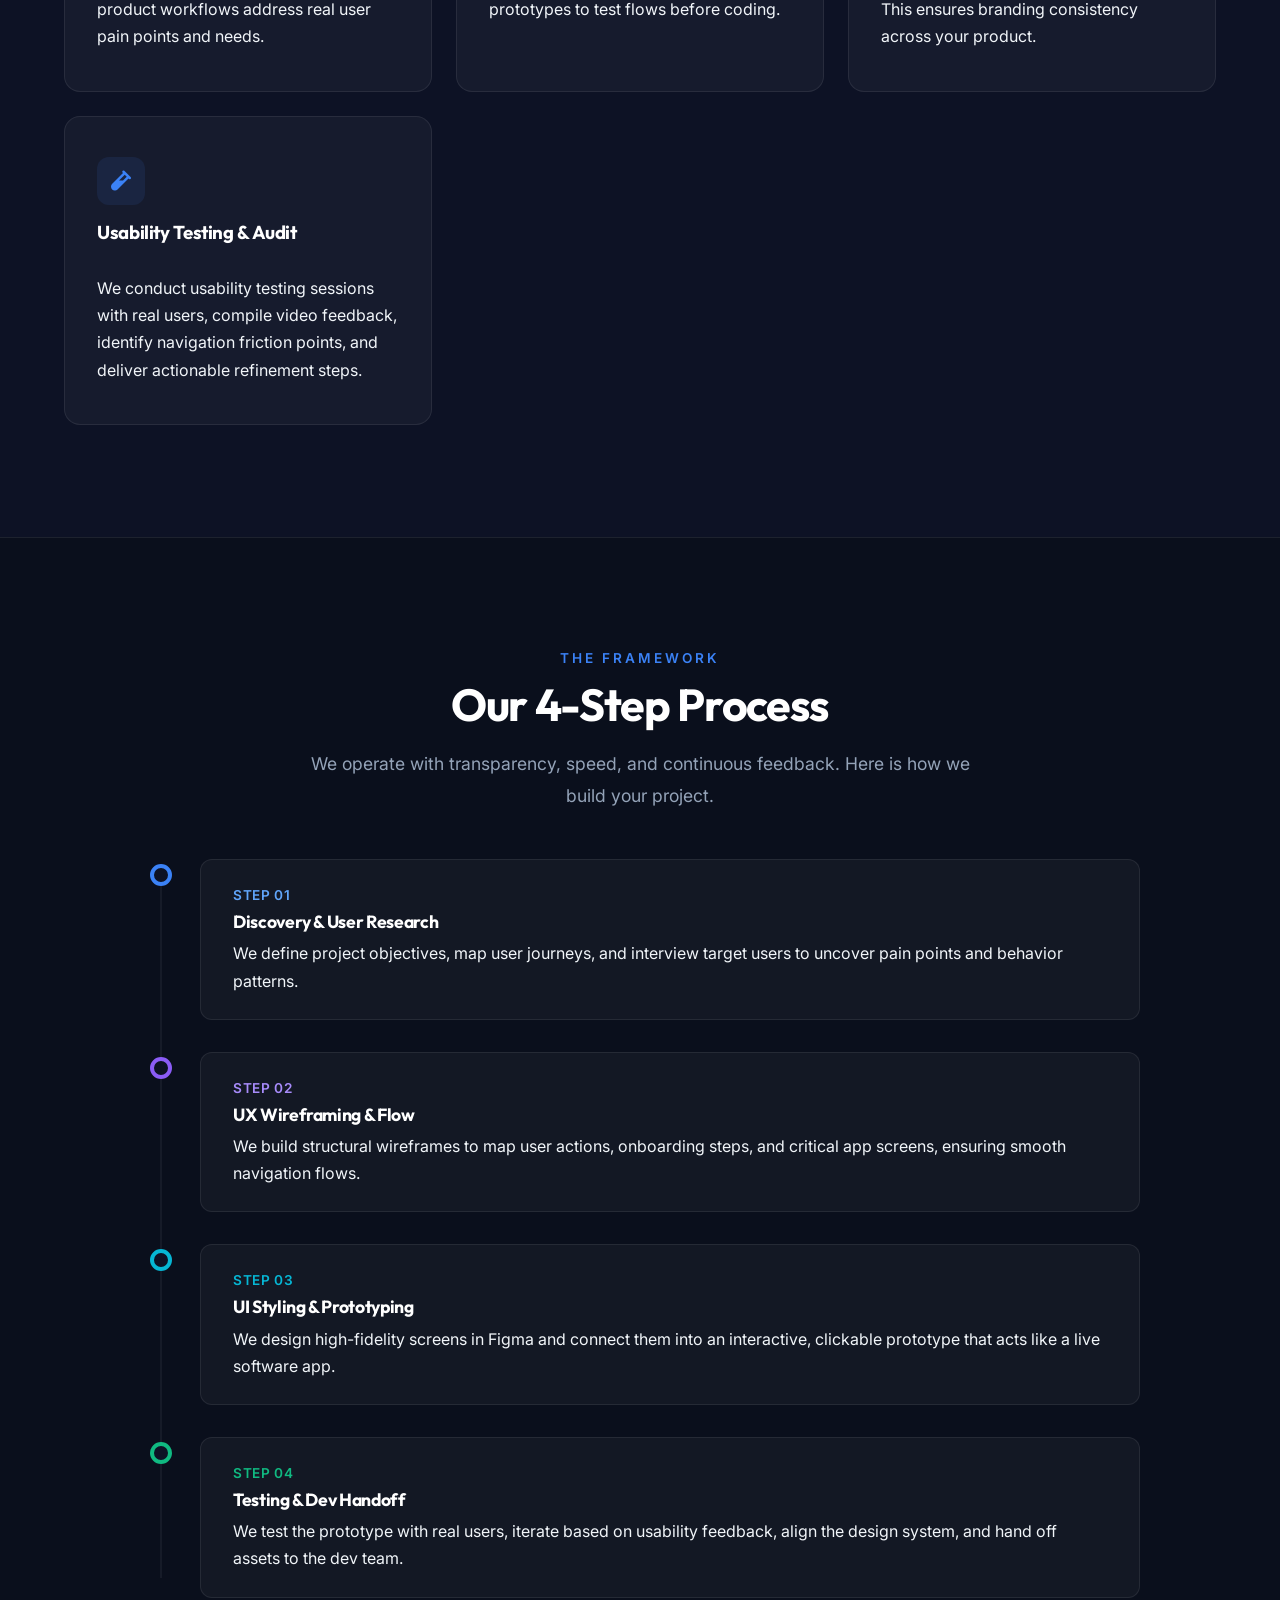
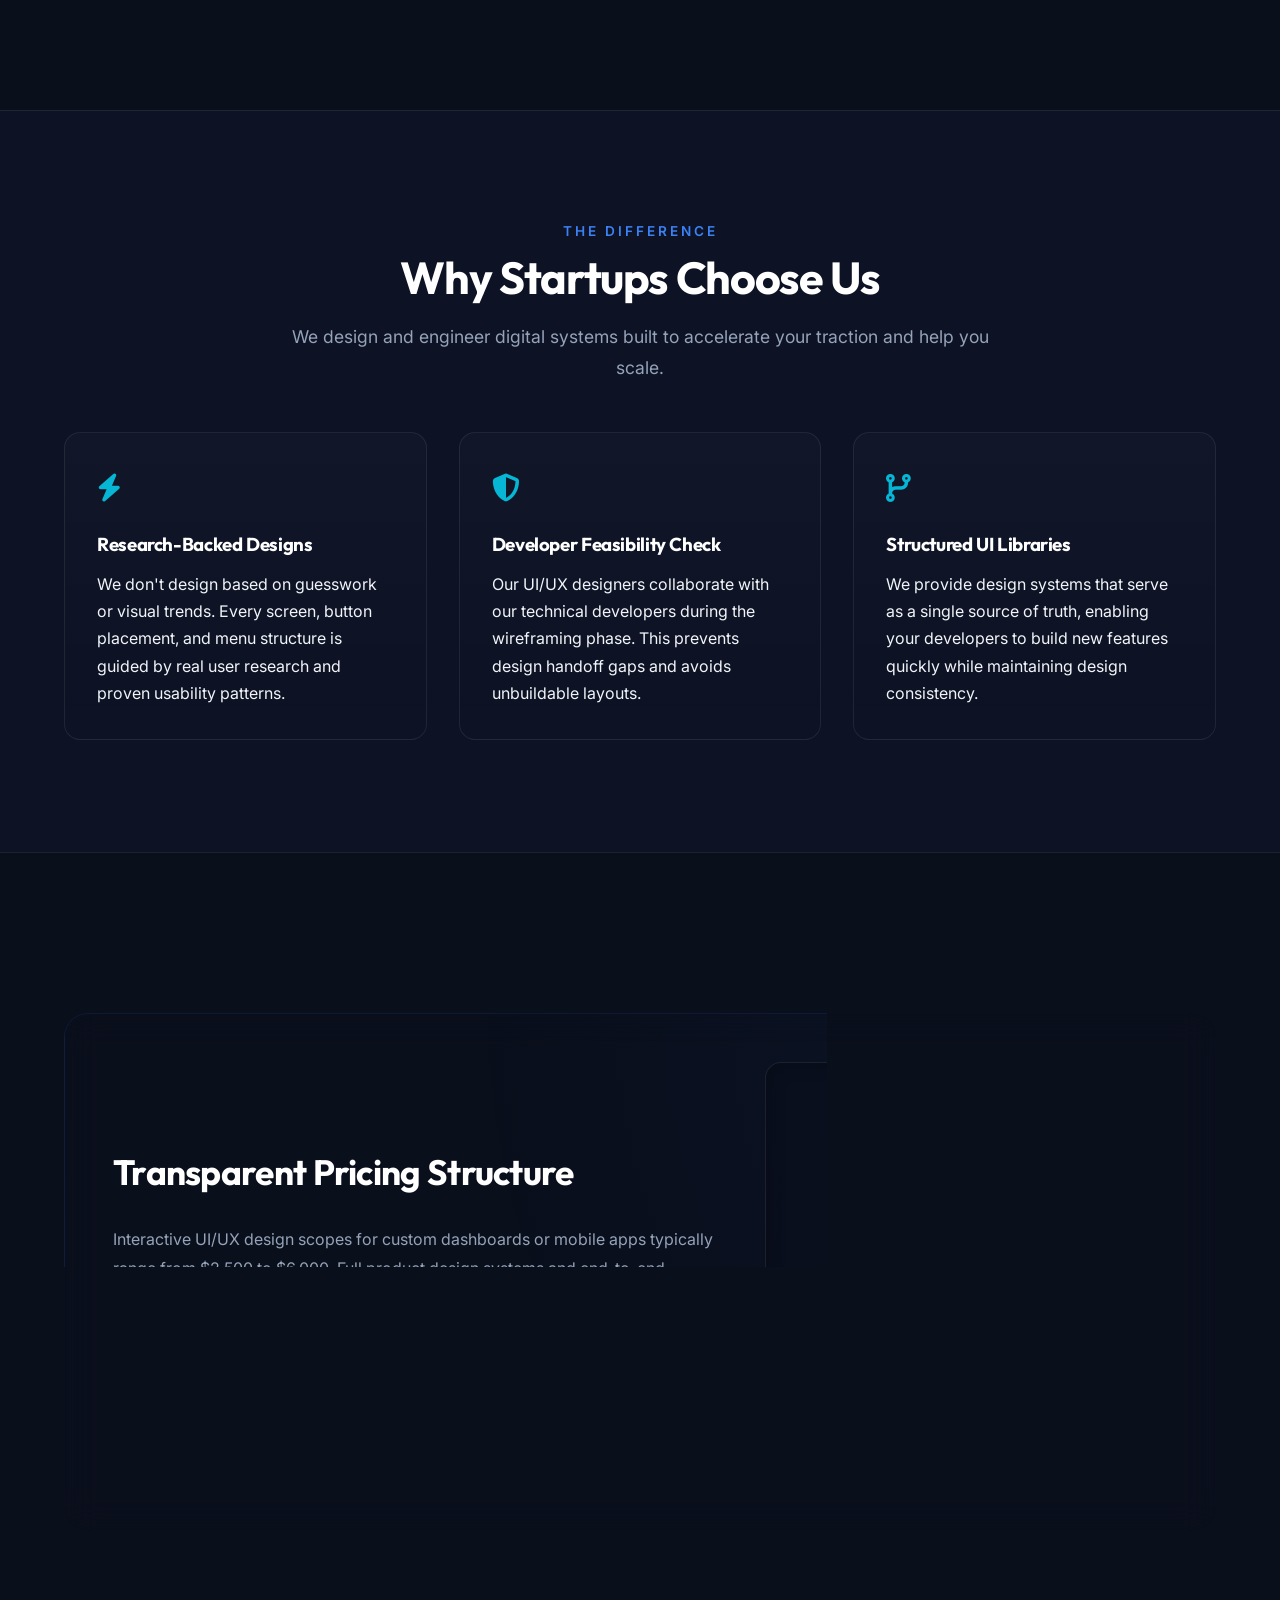
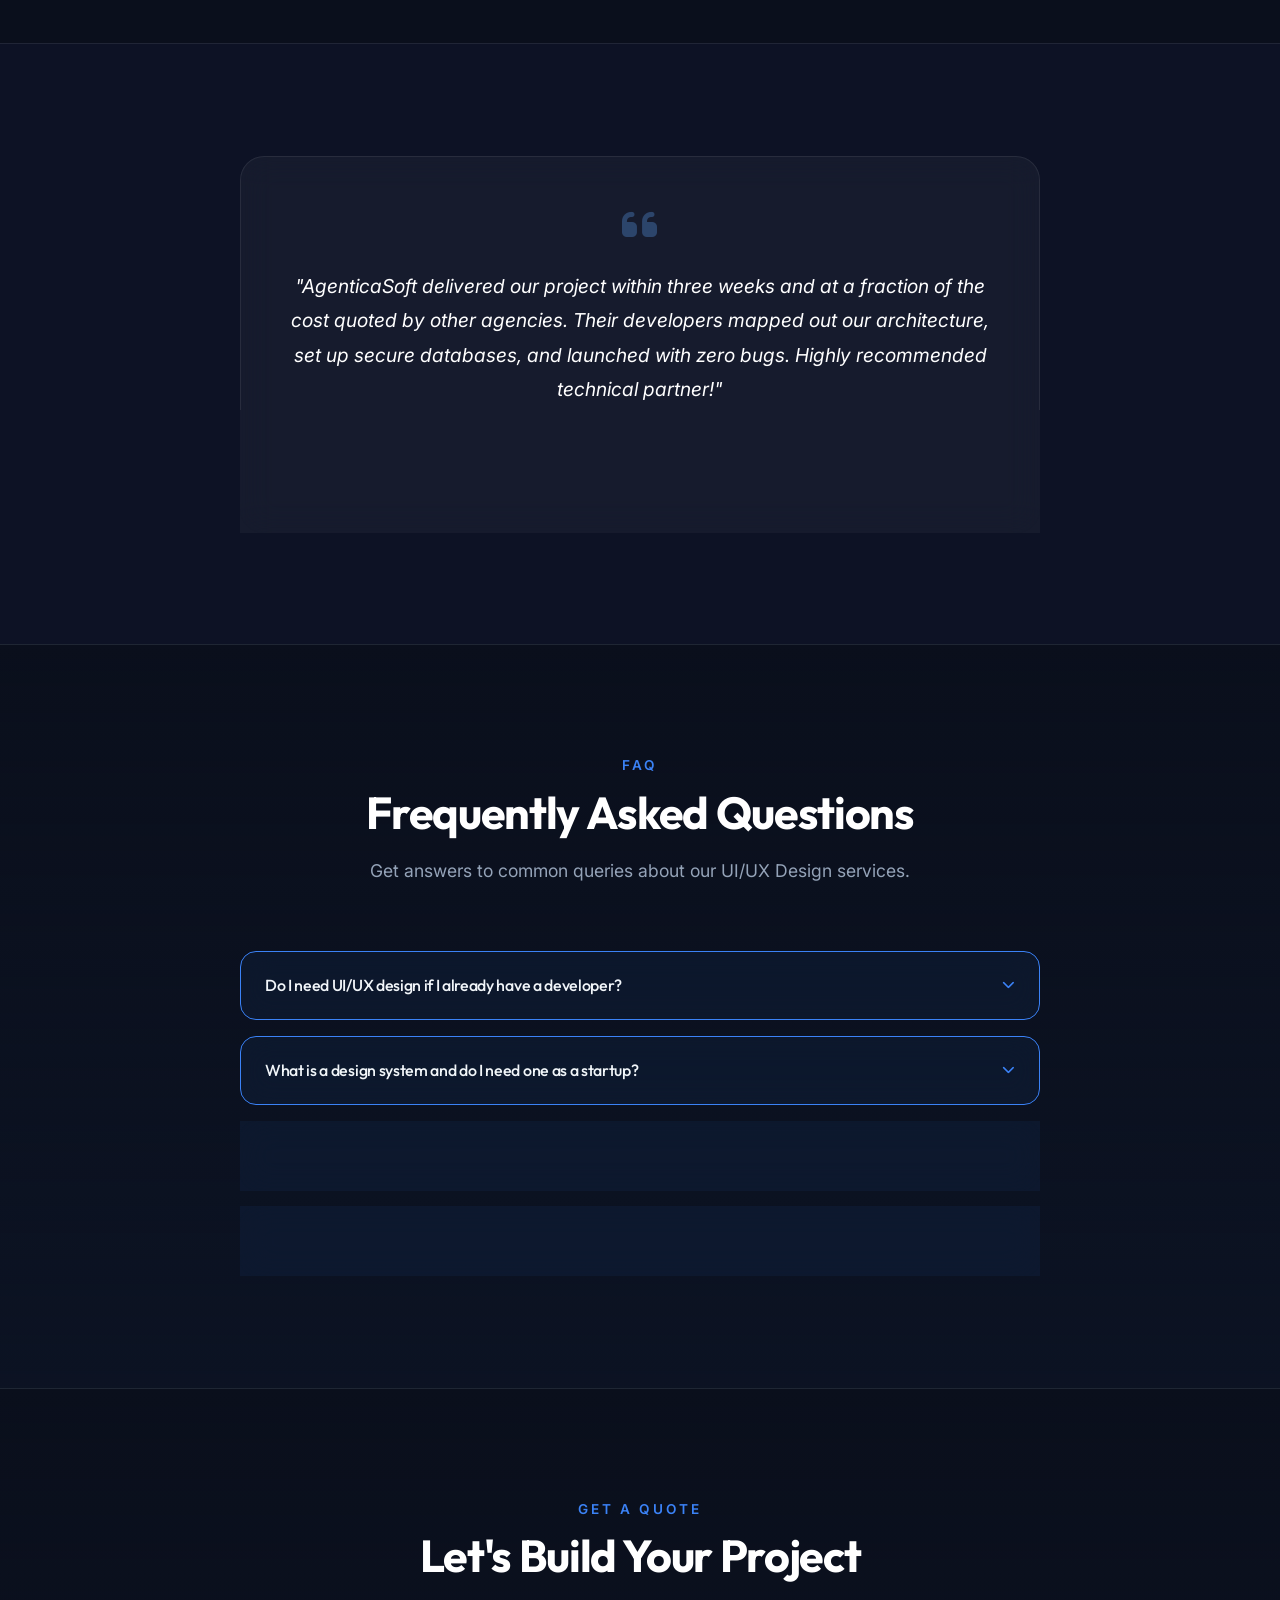
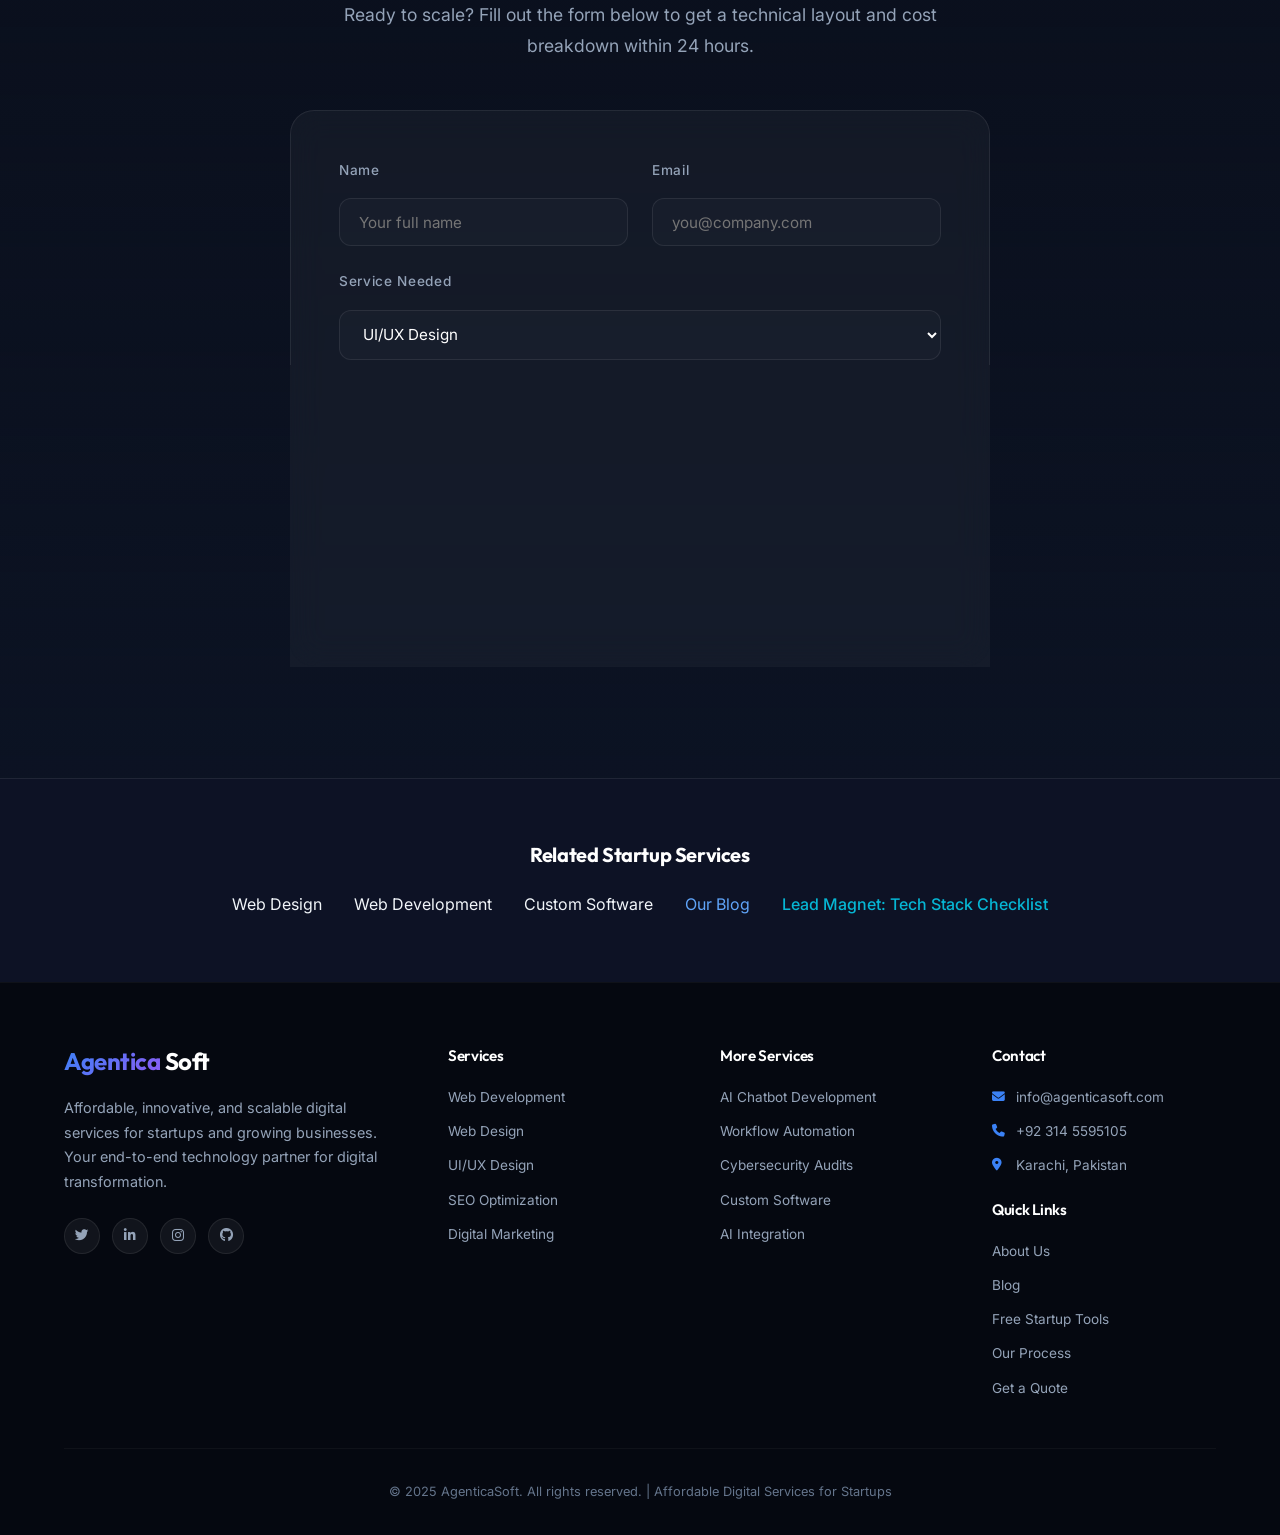
<file: services/ui-ux-design.html>
<!DOCTYPE html>
<html lang="en">

<head>
    <meta charset="UTF-8">
    <meta name="viewport" content="width=device-width, initial-scale=1.0">
    <title>UI/UX Design for Startups | AgenticaSoft</title>
    <meta name="description"
        content="User experience research, wireframing, prototyping, and design systems for web and mobile applications.">
    <meta name="keywords" content="affordable services for startups, affordable web development, cheap web design, startup SEO, digital marketing for startups, AI chatbot development, workflow automation, cybersecurity audit, custom software solutions, affordable digital services">
    <meta name="robots" content="index, follow">
    <link rel="canonical" href="https://agenticasoft.com/services/ui-ux-design.html">

    <!-- Open Graph / Facebook -->
    <meta property="og:type" content="website">
    <meta property="og:url" content="https://agenticasoft.com/services/ui-ux-design.html">
    <meta property="og:title" content="UI/UX Design for Startups | AgenticaSoft">
    <meta property="og:description"
        content="User experience research, wireframing, prototyping, and design systems for web and mobile applications.">
    <meta property="og:image" content="https://agenticasoft.com/assets/og-image.jpg">
    <meta property="og:site_name" content="AgenticaSoft">

    <!-- Twitter -->
    <meta property="twitter:card" content="summary_large_image">
    <meta property="twitter:url" content="https://agenticasoft.com/services/ui-ux-design.html">
    <meta property="twitter:title" content="UI/UX Design for Startups | AgenticaSoft">
    <meta property="twitter:description"
        content="User experience research, wireframing, prototyping, and design systems for web and mobile applications.">
    <meta property="twitter:image" content="https://agenticasoft.com/assets/og-image.jpg">

    <!-- Favicon -->
    <link rel="apple-touch-icon" sizes="180x180" href="../uploads/apple-touch-icon.png">
    <link rel="icon" type="image/png" sizes="32x32" href="../uploads/favicon-32x32.png">
    <link rel="icon" href="../uploads/favicon.ico" sizes="any">
    <link rel="manifest" href="../site.webmanifest">

    <!-- Google Fonts -->
    <link rel="preconnect" href="https://fonts.googleapis.com">
    <link rel="preconnect" href="https://fonts.gstatic.com" crossorigin>
    <link
        href="https://fonts.googleapis.com/css2?family=Inter:wght@300;400;500;600;700&family=Outfit:wght@400;500;600;700&display=swap"
        rel="stylesheet">

    <!-- CSS -->
    <link rel="stylesheet" href="../css/style.css">

    <!-- Font Awesome -->
    <link rel="stylesheet" href="https://cdnjs.cloudflare.com/ajax/libs/font-awesome/6.5.0/css/all.min.css">

    <!-- Structured Data — Organization -->
    <script type="application/ld+json">
{
  "@context": "https://schema.org",
  "@type": "Organization",
  "name": "AgenticaSoft",
  "url": "https://agenticasoft.com/",
  "logo": "https://agenticasoft.com/logo.png",
  "description": "AgenticaSoft is a technology solutions startup providing affordable web development, web design, SEO, digital marketing, AI chatbot development, workflow automation, cybersecurity audits, and custom software solutions for startups and businesses.",
  "slogan": "Affordable Digital Solutions for Growing Startups",
  "sameAs": [
    "https://www.facebook.com/AgenticaSoft",
    "https://www.linkedin.com/company/agenticasoft",
    "https://twitter.com/AgenticaSoft"
  ],
  "contactPoint": [
    {
      "@type": "ContactPoint",
      "telephone": "+92 3145595105",
      "contactType": "customer support",
      "areaServed": "Global",
      "availableLanguage": ["English"]
    }
  ],
  "founder": {
    "@type": "Person",
    "name": "Ali Zuhoor"
  },
  "address": {
    "@type": "PostalAddress",
    "streetAddress": "Korangi Crossing",
    "addressLocality": "Karachi",
    "addressRegion": "Sindh",
    "addressCountry": "PK"
  },
  "hasOfferCatalog": {
    "@type": "OfferCatalog",
    "name": "Affordable Digital Services for Startups",
    "itemListElement": [
      {
        "@type": "Offer",
        "itemOffered": {
          "@type": "Service",
          "name": "Affordable Web Development for Startups",
          "description": "Custom business websites, frontend and backend web applications, and CMS development at startup-friendly prices."
        }
      },
      {
        "@type": "Offer",
        "itemOffered": {
          "@type": "Service",
          "name": "Web Design Services",
          "description": "Professional responsive web design, landing pages, and website redesigns for businesses and startups."
        }
      },
      {
        "@type": "Offer",
        "itemOffered": {
          "@type": "Service",
          "name": "UI/UX Design",
          "description": "User experience research, wireframing, prototyping, and design systems for web and mobile applications."
        }
      },
      {
        "@type": "Offer",
        "itemOffered": {
          "@type": "Service",
          "name": "AI Chatbot Development",
          "description": "Custom AI chatbot solutions for websites and platforms to enhance customer engagement and automate support."
        }
      },
      {
        "@type": "Offer",
        "itemOffered": {
          "@type": "Service",
          "name": "AI Integration Services",
          "description": "Integration of AI APIs, machine learning models, and intelligent automation into existing business workflows."
        }
      },
      {
        "@type": "Offer",
        "itemOffered": {
          "@type": "Service",
          "name": "Workflow Automation",
          "description": "Business process automation, API integrations, and robotic process automation to streamline operations and reduce costs."
        }
      },
      {
        "@type": "Offer",
        "itemOffered": {
          "@type": "Service",
          "name": "Affordable SEO Services for Startups",
          "description": "Technical SEO, on-page optimization, local SEO, and content strategy to improve online visibility for startups."
        }
      },
      {
        "@type": "Offer",
        "itemOffered": {
          "@type": "Service",
          "name": "Digital Marketing",
          "description": "Social media marketing, PPC advertising, email marketing, and analytics for startup growth."
        }
      },
      {
        "@type": "Offer",
        "itemOffered": {
          "@type": "Service",
          "name": "Cybersecurity Audits",
          "description": "Vulnerability assessments, penetration testing, security compliance reviews, and hardening for web applications."
        }
      },
      {
        "@type": "Offer",
        "itemOffered": {
          "@type": "Service",
          "name": "Custom Software Solutions",
          "description": "SaaS development, enterprise applications, cloud-native solutions, and custom software for unique business needs."
        }
      }
    ]
  }
}
</script>

    <!-- Clarity Analytics -->
    <script type="text/javascript">
        (function(c,l,a,r,i,t,y){
            c[a]=c[a]||function(){(c[a].q=c[a].q||[]).push(arguments)};
            t=l.createElement(r);t.async=1;t.src="https://www.clarity.ms/tag/"+i;
            y=l.getElementsByTagName(r)[0];y.parentNode.insertBefore(t,y);
        })(window, document, "clarity", "script", "vays2qxbi3");
    </script>
</head>

<body>

    <nav class="navbar" id="navbar">
        <div class="container nav-container">
            <a href="../index.html" class="logo">
                <span class="text-gradient">Agentica</span> Soft
            </a>

            <ul class="nav-links" id="nav-links">
                <li><a href="../index.html#home" class="nav-link">Home</a></li>
                <li><a href="../index.html#about" class="nav-link">About</a></li>
                <li class="nav-item-dropdown">
                    <a href="../index.html#services" class="nav-link dropdown-trigger">Services <i class="fas fa-chevron-down dropdown-arrow"></i></a>
                    <ul class="dropdown-menu">
                        <li><a href="../services/web-development-for-startups.html"><i class="fas fa-laptop-code"></i> Web Development</a></li>
                        <li><a href="../services/web-design-for-startups.html"><i class="fas fa-palette"></i> Web Design</a></li>
                        <li><a href="../services/ui-ux-design.html"><i class="fas fa-pen-ruler"></i> UI/UX Design</a></li>
                        <li><a href="../services/seo-for-startups.html"><i class="fas fa-chart-line"></i> SEO Optimization</a></li>
                        <li><a href="../services/digital-marketing-for-startups.html"><i class="fas fa-bullhorn"></i> Digital Marketing</a></li>
                        <li><a href="../services/ai-chatbot-development.html"><i class="fas fa-robot"></i> AI Chatbots</a></li>
                        <li><a href="../services/workflow-automation.html"><i class="fas fa-gears"></i> Workflow Automation</a></li>
                        <li><a href="../services/cybersecurity-audit.html"><i class="fas fa-shield-halved"></i> Cybersecurity Audits</a></li>
                        <li><a href="../services/custom-software-development.html"><i class="fas fa-code"></i> Custom Software</a></li>
                        <li><a href="../services/ai-integration-services.html"><i class="fas fa-microchip"></i> AI Integration</a></li>
                    </ul>
                </li>
                <li><a href="../index.html#process" class="nav-link">Process</a></li>
                <li><a href="../index.html#lead-magnet" class="nav-link">Free Tools</a></li>
                <li><a href="../blog.html" class="nav-link">Blog</a></li>
                <li><a href="../index.html#contact" class="nav-link">Contact</a></li>
                <li><a href="../index.html#contact" class="btn btn-primary nav-cta">Get Started</a></li>
            </ul>

            <div class="menu-toggle">
                <svg width="24" height="24" viewBox="0 0 24 24" fill="none" xmlns="http://www.w3.org/2000/svg">
                    <path d="M3 12H21" stroke="white" stroke-width="2" stroke-linecap="round" stroke-linejoin="round"/>
                    <path d="M3 6H21" stroke="white" stroke-width="2" stroke-linecap="round" stroke-linejoin="round"/>
                    <path d="M3 18H21" stroke="white" stroke-width="2" stroke-linecap="round" stroke-linejoin="round"/>
                </svg>
            </div>
        </div>
    </nav>

    <div class="breadcrumb-wrap">
        <div class="container">
            <nav aria-label="Breadcrumb">
                <ol class="breadcrumb" itemscope itemtype="https://schema.org/BreadcrumbList">
                    <li class="breadcrumb-item" itemprop="itemListElement" itemscope itemtype="https://schema.org/ListItem">
                        <a href="../index.html" itemprop="item"><span itemprop="name">Home</span></a>
                        <meta itemprop="position" content="1" />
                    </li>
                    <li class="breadcrumb-item" itemprop="itemListElement" itemscope itemtype="https://schema.org/ListItem">
                        <a href="../index.html#services" itemprop="item"><span itemprop="name">Services</span></a>
                        <meta itemprop="position" content="2" />
                    </li>
                    <li class="breadcrumb-item active" itemprop="itemListElement" itemscope itemtype="https://schema.org/ListItem" aria-current="page">
                        <span itemprop="name">UI/UX Design</span>
                        <meta itemprop="position" content="3" />
                    </li>
                </ol>
            </nav>
        </div>
    </div>

<!-- Dynamic SEO Metadata & FAQ Schema -->
<script type="application/ld+json">
{
    "@context": "https://schema.org",
    "@type": "FAQPage",
    "mainEntity": [
        {
            "@type": "Question",
            "name": "Do I need UI/UX design if I already have a developer?",
            "acceptedAnswer": {
                "@type": "Answer",
                "text": "Yes. Developers are experts in coding logic, databases, and APIs, but they are rarely trained in user psychology, conversion strategy, and typography. Investing in UI/UX design before coding ensures you build the right layout the first time, preventing expensive codebase rewrites."
            }
        },
        {
            "@type": "Question",
            "name": "What is a design system and do I need one as a startup?",
            "acceptedAnswer": {
                "@type": "Answer",
                "text": "A design system is a comprehensive library of reusable visual components (buttons, text styles, forms, headers) and guidelines. Yes, even early startups benefit from one. It ensures visual consistency, serves as a source of truth, and speeds up front-end coding."
            }
        },
        {
            "@type": "Question",
            "name": "How do you conduct usability testing on a small budget?",
            "acceptedAnswer": {
                "@type": "Answer",
                "text": "We run focused testing sessions with 5 to 7 target users. Research shows that testing with just 5 users uncovers up to 85% of core usability issues. We record their screens and feedback to identify navigation issues without high costs."
            }
        },
        {
            "@type": "Question",
            "name": "Can you redesign just one specific flow (like onboarding or checkout)?",
            "acceptedAnswer": {
                "@type": "Answer",
                "text": "Yes, we handle targeted optimizations. We run a UX audit on your current user flow, look at friction points, and design a simplified, high-converting checkout or onboarding path to reduce user drop-offs."
            }
        }
    ]
}
</script>

<!-- Service Hero Section -->
<section class="service-hero">
    <!-- Background Glow Effects -->
    <div class="glow-effect" style="top: -80px; left: -80px; width: 600px; height: 600px; opacity: 0.4;"></div>
    <div class="glow-effect" style="bottom: -50px; right: -50px; width: 500px; height: 500px; background: radial-gradient(circle, rgba(6, 182, 212, 0.12) 0%, transparent 70%);"></div>

    <div class="container">
        <div class="service-hero-grid">
            <div class="reveal active">
                <div class="service-meta-badge">
                    <i class="fas fa-pen-nib"></i> UI/UX Design
                </div>

                <h1 class="hero-title" style="margin-bottom: 1.5rem; font-size: 3rem; line-height: 1.2;">
                    UI/UX Design Rooted in Real User Research
                </h1>

                <p class="hero-desc" style="margin-bottom: 2rem; color: var(--text-muted); font-size: 1.1rem; line-height: 1.8;">
                    A software application's success is determined by how easily a user can achieve their goals. If your onboarding flow is confusing, or your checkout screen is complex, your churn rates will rise, and your startup will fail. At AgenticaSoft, we provide user-centered UI/UX design services tailored to software products, SaaS systems, mobile apps, and digital platforms. We start with real user research, mapping user personas, and sketching wireframes to define clean interfaces. We build complete, interactive prototypes that allow you to validate workflows and gather feedback before writing code. This user-first approach reduces development rework, saves money, and drives higher retention rates.
                </p>

                <div class="hero-actions">
                    <a href="#quote-form" class="btn btn-primary">
                        <i class="fas fa-rocket"></i> Get a Free Quote
                    </a>
                    <a href="#deliverables" class="btn btn-outline">
                        <i class="fas fa-list-check"></i> What's Included
                    </a>
                </div>

                <div class="hero-trust-badges" style="margin-top: 2.5rem;">
                    <div><i class="fas fa-check-circle" style="color: var(--success-color);"></i> Startup-Friendly Rates</div>
                    <div><i class="fas fa-check-circle" style="color: var(--primary-light);"></i> Scale-Ready Stack</div>
                    <div><i class="fas fa-check-circle" style="color: var(--accent-color);"></i> Direct Dev Team</div>
                </div>
            </div>

            <!-- "Who This Is For" Side Block -->
            <div class="glass-card reveal active" style="padding: 2.5rem; border-color: rgba(239, 68, 68, 0.15);">
                <h3 style="font-size: 1.4rem; color: #fff; margin-bottom: 1rem;">
                    <i class="fas fa-circle-exclamation" style="color: var(--danger-color); margin-right: 0.5rem;"></i>
                    Who This Is For
                </h3>
                <p style="color: var(--text-muted); font-size: 0.95rem; line-height: 1.6;">
                    Building a startup is hard. We help founders solve the exact product challenges that hold back growth.
                </p>
                <div class="pain-points-list">
                    
                <div class="pain-point-item">
                    <i class="fas fa-times-circle"></i>
                    <div class="pain-point-text">
                        <h5>High User Churn Rates</h5>
                        <p>Users are signing up for your app or SaaS, but they drop off during onboarding or fail to return because the dashboard feels complex.</p>
                    </div>
                </div>
                <div class="pain-point-item">
                    <i class="fas fa-times-circle"></i>
                    <div class="pain-point-text">
                        <h5>Development Rework Costs</h5>
                        <p>Your development team is coding features, only to find that users find the UI confusing, forcing expensive code changes after launch.</p>
                    </div>
                </div>
                <div class="pain-point-item">
                    <i class="fas fa-times-circle"></i>
                    <div class="pain-point-text">
                        <h5>Lack of a Cohesive UI</h5>
                        <p>Your product UI is a mix of different styles, buttons, and fonts because you lack a structured, cohesive design system.</p>
                    </div>
                </div>
                </div>
            </div>
        </div>
    </div>
</section>

<!-- Deliverables Section -->
<section id="deliverables" class="services-section" style="border-top: 1px solid var(--card-border); background: var(--dark-bg-alt);">
    <div class="container">
        <div class="header-center" style="text-align: center; margin-bottom: 3rem;">
            <h2 class="section-title">
                <span>Deliverables</span>
                What We Deliver
            </h2>
            <p class="section-subtitle" style="max-width: 700px; margin: 0 auto; color: var(--text-muted);">
                Our services are transparent and deliverable-focused. Here is exactly what is included in our code packages.
            </p>
        </div>

        <div class="service-deliverables-grid">
            
            <div class="deliverable-card">
                <div class="deliverable-icon">
                    <i class="fas fa-users"></i>
                </div>
                <h3>User Research &amp; Personas</h3>
                <p>We interview target users, analyze behaviors, and define detailed buyer personas. This guarantees that your product workflows address real user pain points and needs.</p>
            </div>
            <div class="deliverable-card">
                <div class="deliverable-icon">
                    <i class="fas fa-project-diagram"></i>
                </div>
                <h3>Wireframing &amp; Prototyping</h3>
                <p>We create low-fidelity wireframes to outline structural content hierarchy, followed by interactive, clickable Figma prototypes to test flows before coding.</p>
            </div>
            <div class="deliverable-card">
                <div class="deliverable-icon">
                    <i class="fas fa-cube"></i>
                </div>
                <h3>Scalable Design Systems</h3>
                <p>We build complete UI component libraries, including consistent buttons, inputs, icons, typography, and states. This ensures branding consistency across your product.</p>
            </div>
            <div class="deliverable-card">
                <div class="deliverable-icon">
                    <i class="fas fa-vial"></i>
                </div>
                <h3>Usability Testing &amp; Audit</h3>
                <p>We conduct usability testing sessions with real users, compile video feedback, identify navigation friction points, and deliver actionable refinement steps.</p>
            </div>
        </div>
    </div>
</section>

<!-- Timeline / Process Section -->
<section class="process-section" style="padding: var(--section-spacing) 0; border-top: 1px solid var(--card-border);">
    <div class="container">
        <div class="header-center" style="text-align: center; margin-bottom: 3rem;">
            <h2 class="section-title">
                <span>The Framework</span>
                Our 4-Step Process
            </h2>
            <p class="section-subtitle" style="max-width: 700px; margin: 0 auto; color: var(--text-muted);">
                We operate with transparency, speed, and continuous feedback. Here is how we build your project.
            </p>
        </div>

        <div class="process-timeline">
            
            <div class="timeline-step reveal">
                <div class="timeline-dot"></div>
                <div class="timeline-content">
                    <span class="timeline-num">Step 01</span>
                    <h4>Discovery &amp; User Research</h4>
                    <p>We define project objectives, map user journeys, and interview target users to uncover pain points and behavior patterns.</p>
                </div>
            </div>
            <div class="timeline-step reveal">
                <div class="timeline-dot"></div>
                <div class="timeline-content">
                    <span class="timeline-num">Step 02</span>
                    <h4>UX Wireframing &amp; Flow</h4>
                    <p>We build structural wireframes to map user actions, onboarding steps, and critical app screens, ensuring smooth navigation flows.</p>
                </div>
            </div>
            <div class="timeline-step reveal">
                <div class="timeline-dot"></div>
                <div class="timeline-content">
                    <span class="timeline-num">Step 03</span>
                    <h4>UI Styling &amp; Prototyping</h4>
                    <p>We design high-fidelity screens in Figma and connect them into an interactive, clickable prototype that acts like a live software app.</p>
                </div>
            </div>
            <div class="timeline-step reveal">
                <div class="timeline-dot"></div>
                <div class="timeline-content">
                    <span class="timeline-num">Step 04</span>
                    <h4>Testing &amp; Dev Handoff</h4>
                    <p>We test the prototype with real users, iterate based on usability feedback, align the design system, and hand off assets to the dev team.</p>
                </div>
            </div>
        </div>
    </div>
</section>

<!-- Why Choose AgenticaSoft -->
<section class="why-section" style="padding: var(--section-spacing) 0; border-top: 1px solid var(--card-border); background: var(--dark-bg-alt);">
    <div class="container">
        <div class="header-center" style="text-align: center; margin-bottom: 3rem;">
            <h2 class="section-title">
                <span>The Difference</span>
                Why Startups Choose Us
            </h2>
            <p class="section-subtitle" style="max-width: 700px; margin: 0 auto; color: var(--text-muted);">
                We design and engineer digital systems built to accelerate your traction and help you scale.
            </p>
        </div>

        <div class="why-grid">
            
            <div class="why-card reveal" style="transition-delay: 0s;">
                <div class="why-card-icon">
                    <i class="fas fa-bolt"></i>
                </div>
                <h3>Research-Backed Designs</h3>
                <p>We don't design based on guesswork or visual trends. Every screen, button placement, and menu structure is guided by real user research and proven usability patterns.</p>
            </div>
            <div class="why-card reveal" style="transition-delay: 0.1s;">
                <div class="why-card-icon">
                    <i class="fas fa-shield-halved"></i>
                </div>
                <h3>Developer Feasibility Check</h3>
                <p>Our UI/UX designers collaborate with our technical developers during the wireframing phase. This prevents design handoff gaps and avoids unbuildable layouts.</p>
            </div>
            <div class="why-card reveal" style="transition-delay: 0.2s;">
                <div class="why-card-icon">
                    <i class="fas fa-code-branch"></i>
                </div>
                <h3>Structured UI Libraries</h3>
                <p>We provide design systems that serve as a single source of truth, enabling your developers to build new features quickly while maintaining design consistency.</p>
            </div>
        </div>
    </div>
</section>

<!-- Pricing Signal Block -->
<section class="pricing-section" style="padding: var(--section-spacing) 0; border-top: 1px solid var(--card-border);">
    <div class="container">
        <div class="glass-card pricing-signal-box reveal" style="border-radius: var(--radius-xl);">
            <div class="pricing-signal-grid">
                <div class="pricing-signal-info">
                    <h2 style="font-size: 2.2rem; color: #fff; margin-bottom: 0.5rem; font-family: var(--font-heading);">
                        Transparent Pricing Structure
                    </h2>
                    <p style="color: var(--text-muted); line-height: 1.8; font-size: 1rem;">
                        Interactive UI/UX design scopes for custom dashboards or mobile apps typically range from $2,500 to $6,000. Full product design systems and end-to-end prototyping fall in the $5,000 to $12,000 range.
                    </p>
                    <p style="color: var(--text-muted); line-height: 1.8; font-size: 1rem;">
                        Every project starts with a detailed sitemap, functional feature map, and developer hourly breakdown, ensuring you pay for nothing you don't need.
                    </p>
                </div>
                <div class="pricing-signal-price">
                    <span class="price-sub">Starting Range</span>
                    <div class="price-val">$2,500 - $12,000</div>
                    <p style="color: var(--text-dim); font-size: 0.85rem; margin-bottom: 1.5rem;">
                        Final quote depends on database structure, external APIs, and integrations.
                    </p>
                    <a href="#quote-form" class="btn btn-primary" style="display: inline-block; width: 100%;">
                        Request Exact Quote
                    </a>
                </div>
            </div>
        </div>
    </div>
</section>

<!-- Client Review Block Placeholder -->
<section class="testimonials-section" style="padding: var(--section-spacing) 0; border-top: 1px solid var(--card-border); background: var(--dark-bg-alt);">
    <div class="container" style="text-align: center;">
        <div class="glass-card reveal" style="max-width: 800px; margin: 0 auto; padding: 3rem; border-radius: var(--radius-xl);">
            <i class="fas fa-quote-left" style="font-size: 2.5rem; color: var(--primary-light); opacity: 0.3; margin-bottom: 1.5rem; display: block;"></i>
            <p style="font-size: 1.2rem; color: #fff; font-style: italic; line-height: 1.8; margin-bottom: 1.5rem;">
                "AgenticaSoft delivered our project within three weeks and at a fraction of the cost quoted by other agencies. Their developers mapped out our architecture, set up secure databases, and launched with zero bugs. Highly recommended technical partner!"
            </p>
            <h4 style="font-size: 1.1rem; color: var(--primary-light); margin-bottom: 0.25rem;">Startup Founder</h4>
            <span style="font-size: 0.85rem; color: var(--text-dim);">Early-Stage Fintech Platform</span>
        </div>
    </div>
</section>

<!-- FAQs Section -->
<section id="faq" class="faq-section" style="padding: var(--section-spacing) 0; border-top: 1px solid var(--card-border);">
    <div class="container">
        <div class="header-center" style="text-align: center; margin-bottom: 4rem;">
            <h2 class="section-title">
                <span>FAQ</span>
                Frequently Asked Questions
            </h2>
            <p class="section-subtitle" style="max-width: 700px; margin: 0 auto; color: var(--text-muted);">
                Get answers to common queries about our UI/UX Design services.
            </p>
        </div>

        <div class="faq-grid" style="max-width: 800px; margin: 0 auto; display: flex; flex-direction: column; gap: 1rem;">
            
            <div class="glass-card faq-item reveal" style="transition-delay: 0s;">
                <div class="faq-question">
                    <h4>Do I need UI/UX design if I already have a developer?</h4>
                    <i class="fas fa-chevron-down"></i>
                </div>
                <div class="faq-answer">
                    <p>Yes. Developers are experts in coding logic, databases, and APIs, but they are rarely trained in user psychology, conversion strategy, and typography. Investing in UI/UX design before coding ensures you build the right layout the first time, preventing expensive codebase rewrites.</p>
                </div>
            </div>
            <div class="glass-card faq-item reveal" style="transition-delay: 0.05s;">
                <div class="faq-question">
                    <h4>What is a design system and do I need one as a startup?</h4>
                    <i class="fas fa-chevron-down"></i>
                </div>
                <div class="faq-answer">
                    <p>A design system is a comprehensive library of reusable visual components (buttons, text styles, forms, headers) and guidelines. Yes, even early startups benefit from one. It ensures visual consistency, serves as a source of truth, and speeds up front-end coding.</p>
                </div>
            </div>
            <div class="glass-card faq-item reveal" style="transition-delay: 0.1s;">
                <div class="faq-question">
                    <h4>How do you conduct usability testing on a small budget?</h4>
                    <i class="fas fa-chevron-down"></i>
                </div>
                <div class="faq-answer">
                    <p>We run focused testing sessions with 5 to 7 target users. Research shows that testing with just 5 users uncovers up to 85% of core usability issues. We record their screens and feedback to identify navigation issues without high costs.</p>
                </div>
            </div>
            <div class="glass-card faq-item reveal" style="transition-delay: 0.15s;">
                <div class="faq-question">
                    <h4>Can you redesign just one specific flow (like onboarding or checkout)?</h4>
                    <i class="fas fa-chevron-down"></i>
                </div>
                <div class="faq-answer">
                    <p>Yes, we handle targeted optimizations. We run a UX audit on your current user flow, look at friction points, and design a simplified, high-converting checkout or onboarding path to reduce user drop-offs.</p>
                </div>
            </div>
        </div>
    </div>
</section>

<!-- Final CTA + Lead Form -->
<section id="quote-form" class="contact-section" style="border-top: 1px solid var(--card-border); background: linear-gradient(180deg, var(--dark-bg) 0%, rgba(59, 130, 246, 0.03) 100%); padding: var(--section-spacing) 0;">
    <div class="container contact-form-container">
        <h2 class="section-title" style="text-align: center;">
            <span>Get a Quote</span>
            Let's Build Your Project
        </h2>
        <p class="section-subtitle" style="text-align: center; max-width: 600px; margin: 0 auto 3rem auto; color: var(--text-muted);">
            Ready to scale? Fill out the form below to get a technical layout and cost breakdown within 24 hours.
        </p>

        <div class="glass-card reveal" style="max-width: 700px; margin: 0 auto; padding: 3rem; border-radius: var(--radius-xl);">
            <form action="" method="POST" class="contact-form">
                <div class="contact-form-grid">
                    <div class="form-group">
                        <label for="contact-name">Name</label>
                        <input type="text" id="contact-name" name="name" required class="form-control" placeholder="Your full name">
                    </div>
                    <div class="form-group">
                        <label for="contact-email">Email</label>
                        <input type="email" id="contact-email" name="email" required class="form-control" placeholder="you@company.com">
                    </div>
                </div>

                <div class="form-group">
                    <label for="contact-service">Service Needed</label>
                    <select id="contact-service" name="service" class="form-control">
                        <option value="UI/UX Design" selected>UI/UX Design</option>
                        <option value="Web Development">Web Development</option>
                        <option value="Web Design">Web Design</option>
                        <option value="UI/UX Design">UI/UX Design</option>
                        <option value="AI Chatbot Development">AI Chatbot Development</option>
                        <option value="AI Integration">AI Integration</option>
                        <option value="Workflow Automation">Workflow Automation</option>
                        <option value="SEO Optimization">SEO Optimization</option>
                        <option value="Digital Marketing">Digital Marketing</option>
                        <option value="Cybersecurity Audit">Cybersecurity Audit</option>
                        <option value="Custom Software">Custom Software Solutions</option>
                    </select>
                </div>

                <div class="form-group">
                    <label for="contact-message">Project Description</label>
                    <textarea id="contact-message" name="message" rows="5" required class="form-control" placeholder="Tell us about your project requirements, goals, and timeline..."></textarea>
                </div>

                <button type="submit" id="submit-btn" class="btn btn-primary" style="width: 100%;">
                    <i class="fas fa-paper-plane"></i> Send Request
                </button>
            </form>
        </div>
    </div>
</section>

<!-- Footer Quick Links / Related Services -->
<section class="related-services-section" style="padding: 4rem 0; border-top: 1px solid var(--card-border); background: var(--dark-bg-alt);">
    <div class="container" style="text-align: center;">
        <h3 style="margin-bottom: 1.5rem; font-size: 1.25rem;">Related Startup Services</h3>
        <ul style="display: flex; justify-content: center; gap: 2rem; flex-wrap: wrap; list-style: none;">
            <li><a href="../services/web-design-for-startups.html">Web Design</a></li><li><a href="../services/web-development-for-startups.html">Web Development</a></li><li><a href="../services/custom-software-development.html">Custom Software</a></li>
            <li><a href="../blog.html" style="color: var(--primary-light);">Our Blog</a></li>
            <li><a href="../index.html#lead-magnet" style="color: var(--accent-color); font-weight: 500;">Lead Magnet: Tech Stack Checklist</a></li>
        </ul>
    </div>
</section>
    <footer class="site-footer">
        <div class="container">
            <div class="footer-grid">
                <div class="footer-brand">
                    <h3 class="logo" style="margin-bottom: 1.25rem;"><span class="text-gradient">Agentica</span> Soft</h3>
                    <p>
                        Affordable, innovative, and scalable digital services for startups and growing businesses. Your end-to-end technology partner for digital transformation.
                    </p>
                    <div class="footer-socials">
                        <a href="#" aria-label="Twitter"><i class="fab fa-twitter"></i></a>
                        <a href="https://www.linkedin.com/company/agenticasoft" target="_blank" aria-label="LinkedIn"><i class="fab fa-linkedin-in"></i></a>
                        <a href="#" aria-label="Instagram"><i class="fab fa-instagram"></i></a>
                        <a href="#" aria-label="GitHub"><i class="fab fa-github"></i></a>
                    </div>
                </div>
                
                <div>
                    <h4>Services</h4>
                    <ul class="footer-links">
                        <li><a href="../index.html#services">Web Development</a></li>
                        <li><a href="../index.html#services">Web Design</a></li>
                        <li><a href="../index.html#services">UI/UX Design</a></li>
                        <li><a href="../index.html#services">SEO Optimization</a></li>
                        <li><a href="../index.html#services">Digital Marketing</a></li>
                    </ul>
                </div>

                <div>
                    <h4>More Services</h4>
                    <ul class="footer-links">
                        <li><a href="../index.html#services">AI Chatbot Development</a></li>
                        <li><a href="../index.html#services">Workflow Automation</a></li>
                        <li><a href="../index.html#services">Cybersecurity Audits</a></li>
                        <li><a href="../index.html#services">Custom Software</a></li>
                        <li><a href="../index.html#services">AI Integration</a></li>
                    </ul>
                </div>

                <div>
                    <h4>Contact</h4>
                    <ul class="footer-links">
                        <li><i class="fas fa-envelope"></i> info@agenticasoft.com</li>
                        <li><i class="fas fa-phone"></i> +92 314 5595105</li>
                        <li><i class="fas fa-map-marker-alt"></i> Karachi, Pakistan</li>
                    </ul>

                    <h4 style="margin-top: 1.5rem;">Quick Links</h4>
                    <ul class="footer-links">
                        <li><a href="../index.html#about">About Us</a></li>
                        <li><a href="../blog.html">Blog</a></li>
                        <li><a href="../index.html#lead-magnet">Free Startup Tools</a></li>
                        <li><a href="../index.html#process">Our Process</a></li>
                        <li><a href="../index.html#contact">Get a Quote</a></li>
                    </ul>
                </div>
            </div>
            
            <div class="footer-bottom">
                <p>&copy; 2025 AgenticaSoft. All rights reserved. | Affordable Digital Services for Startups</p>
            </div>
        </div>
    </footer>

    <!-- Sticky WhatsApp Icon -->
    <a href="https://wa.me/923145595105" target="_blank" class="whatsapp-btn" aria-label="Chat on WhatsApp">
        <i class="fab fa-whatsapp"></i>
    </a>

    <script src="../js/script.js"></script>
   
</body>
</html>
</file>
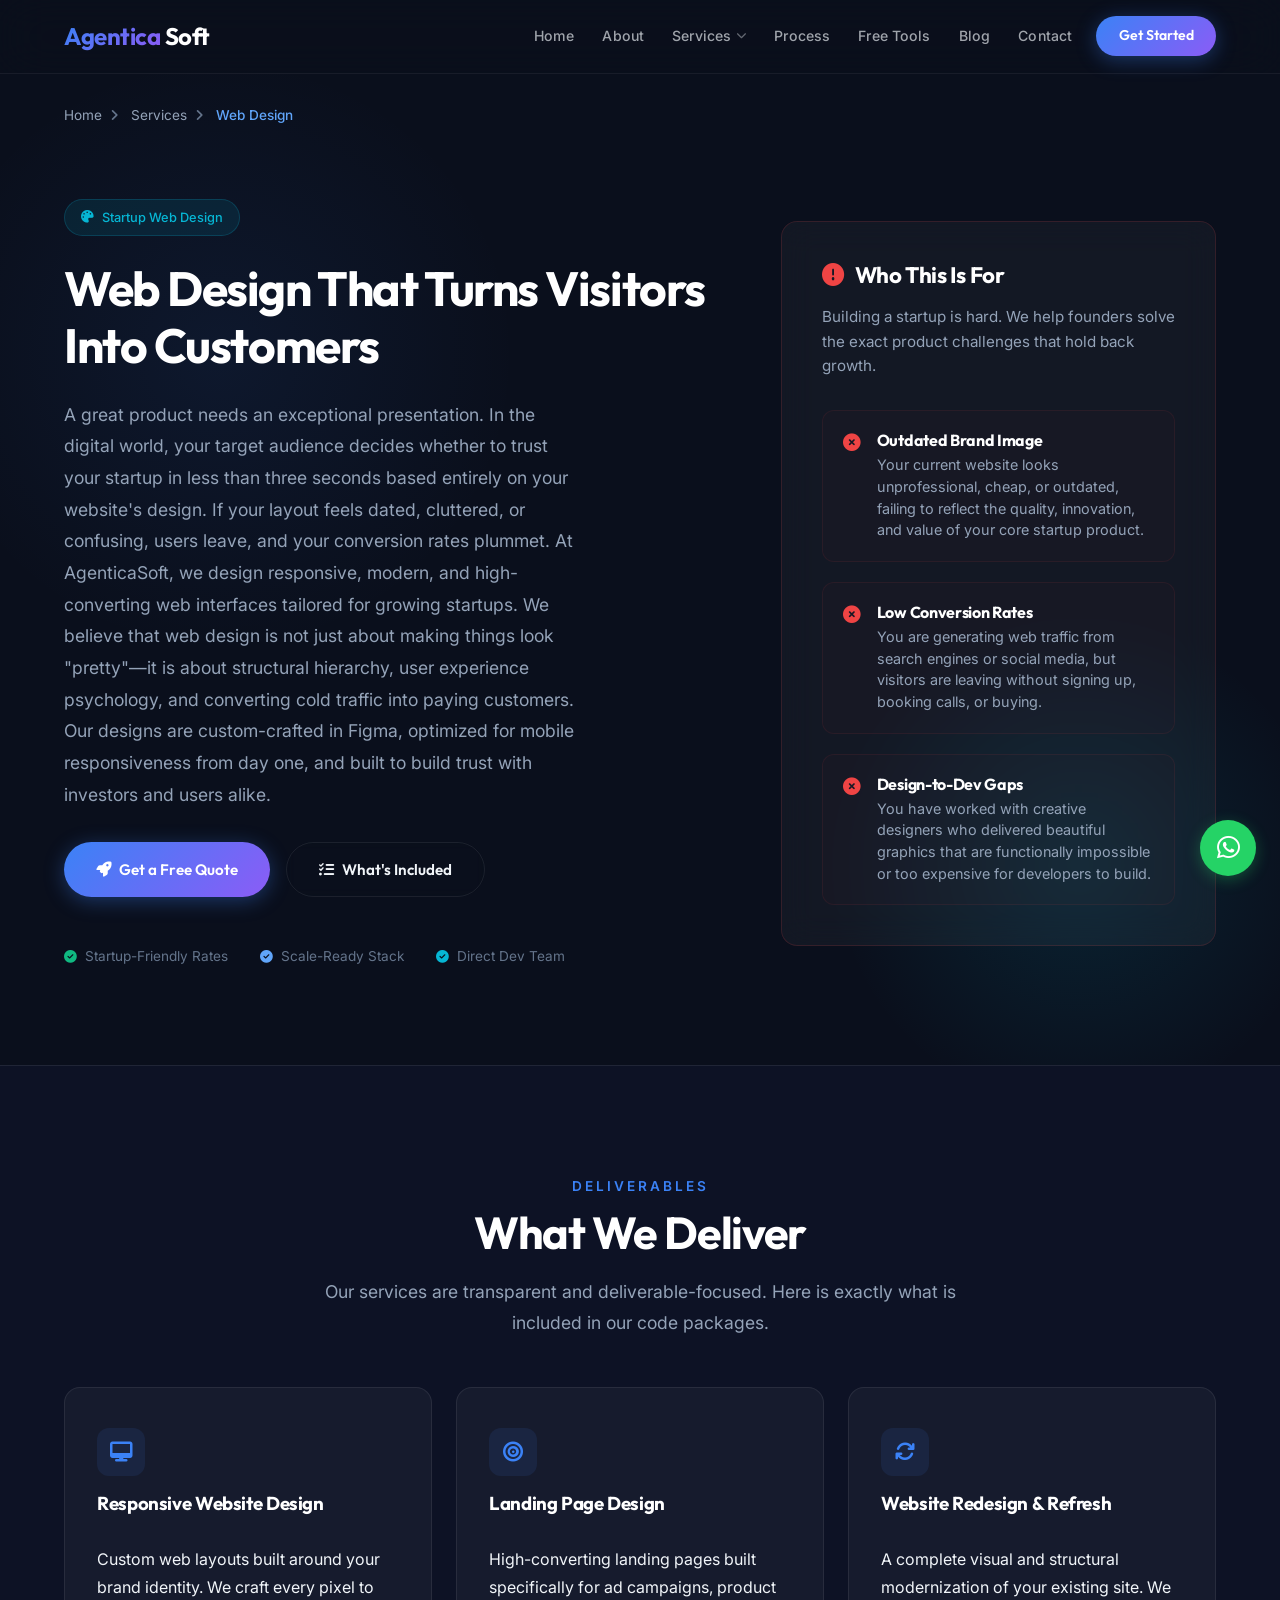
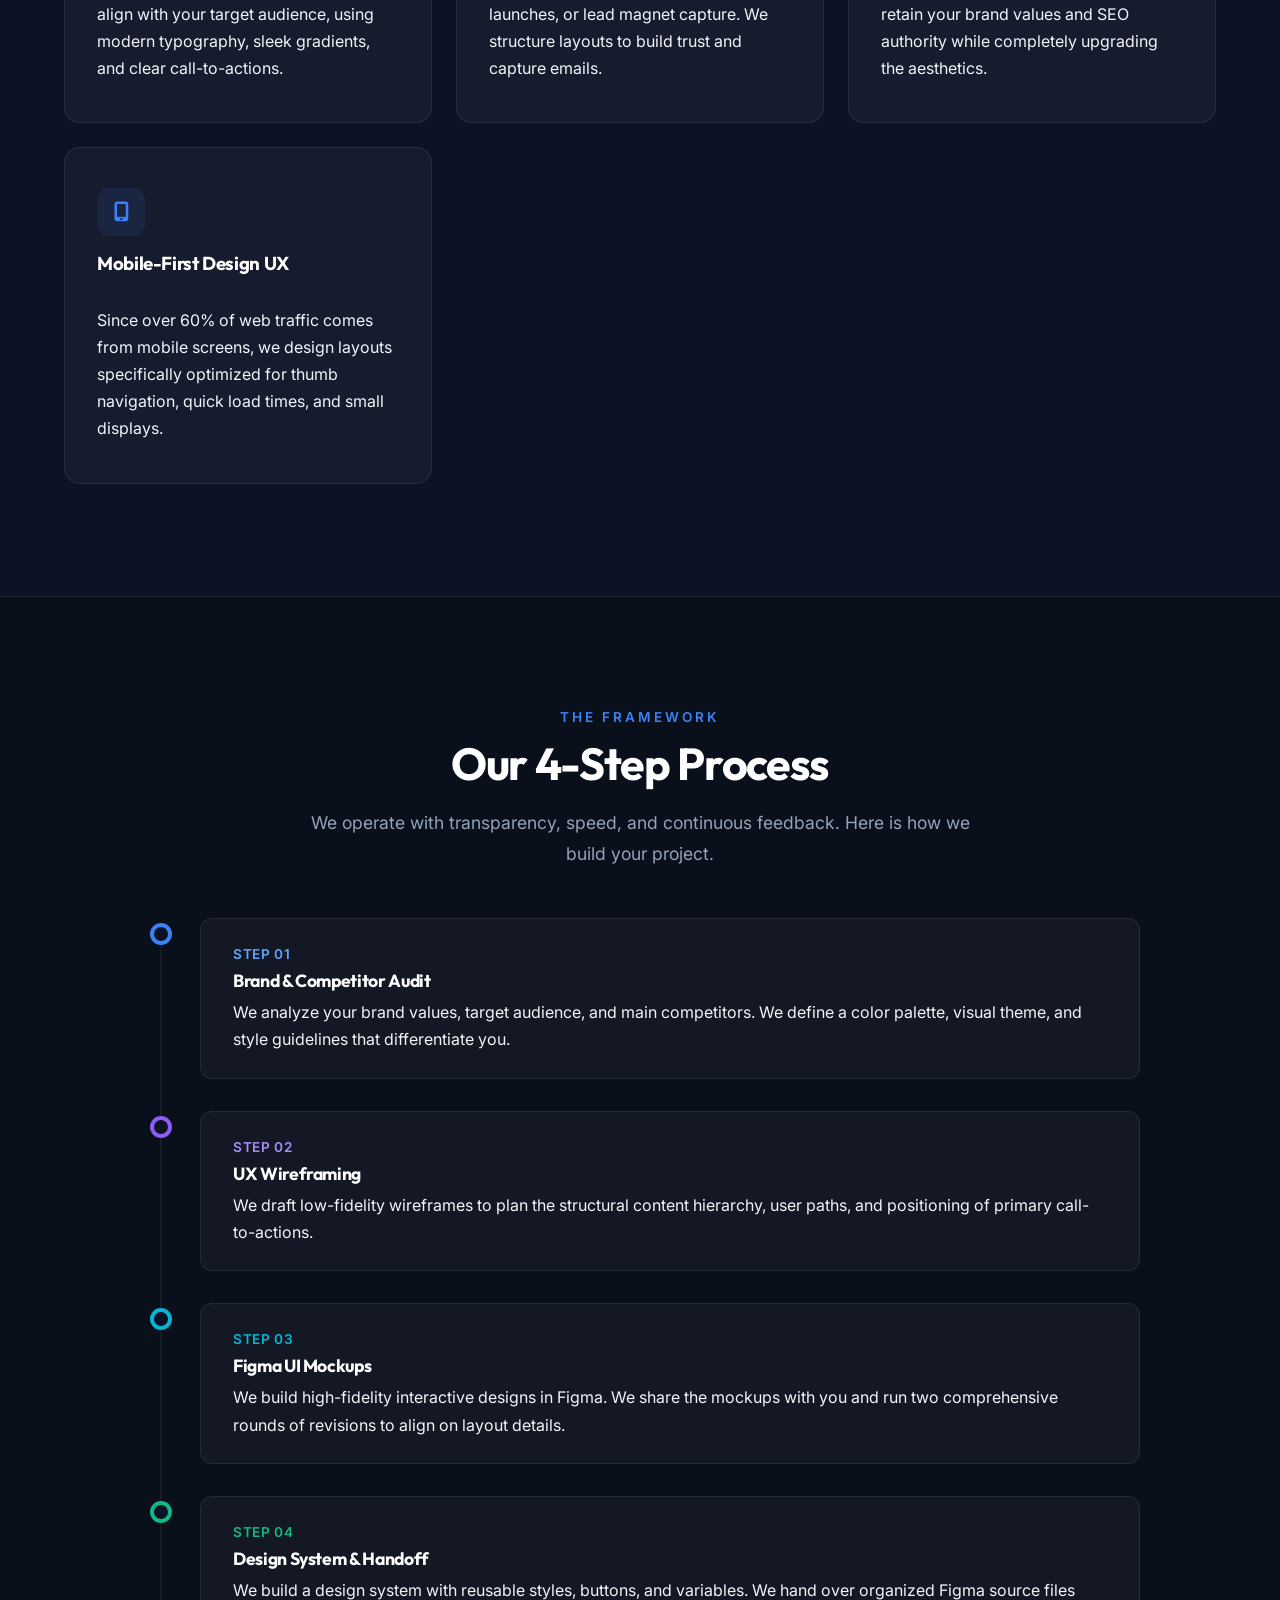
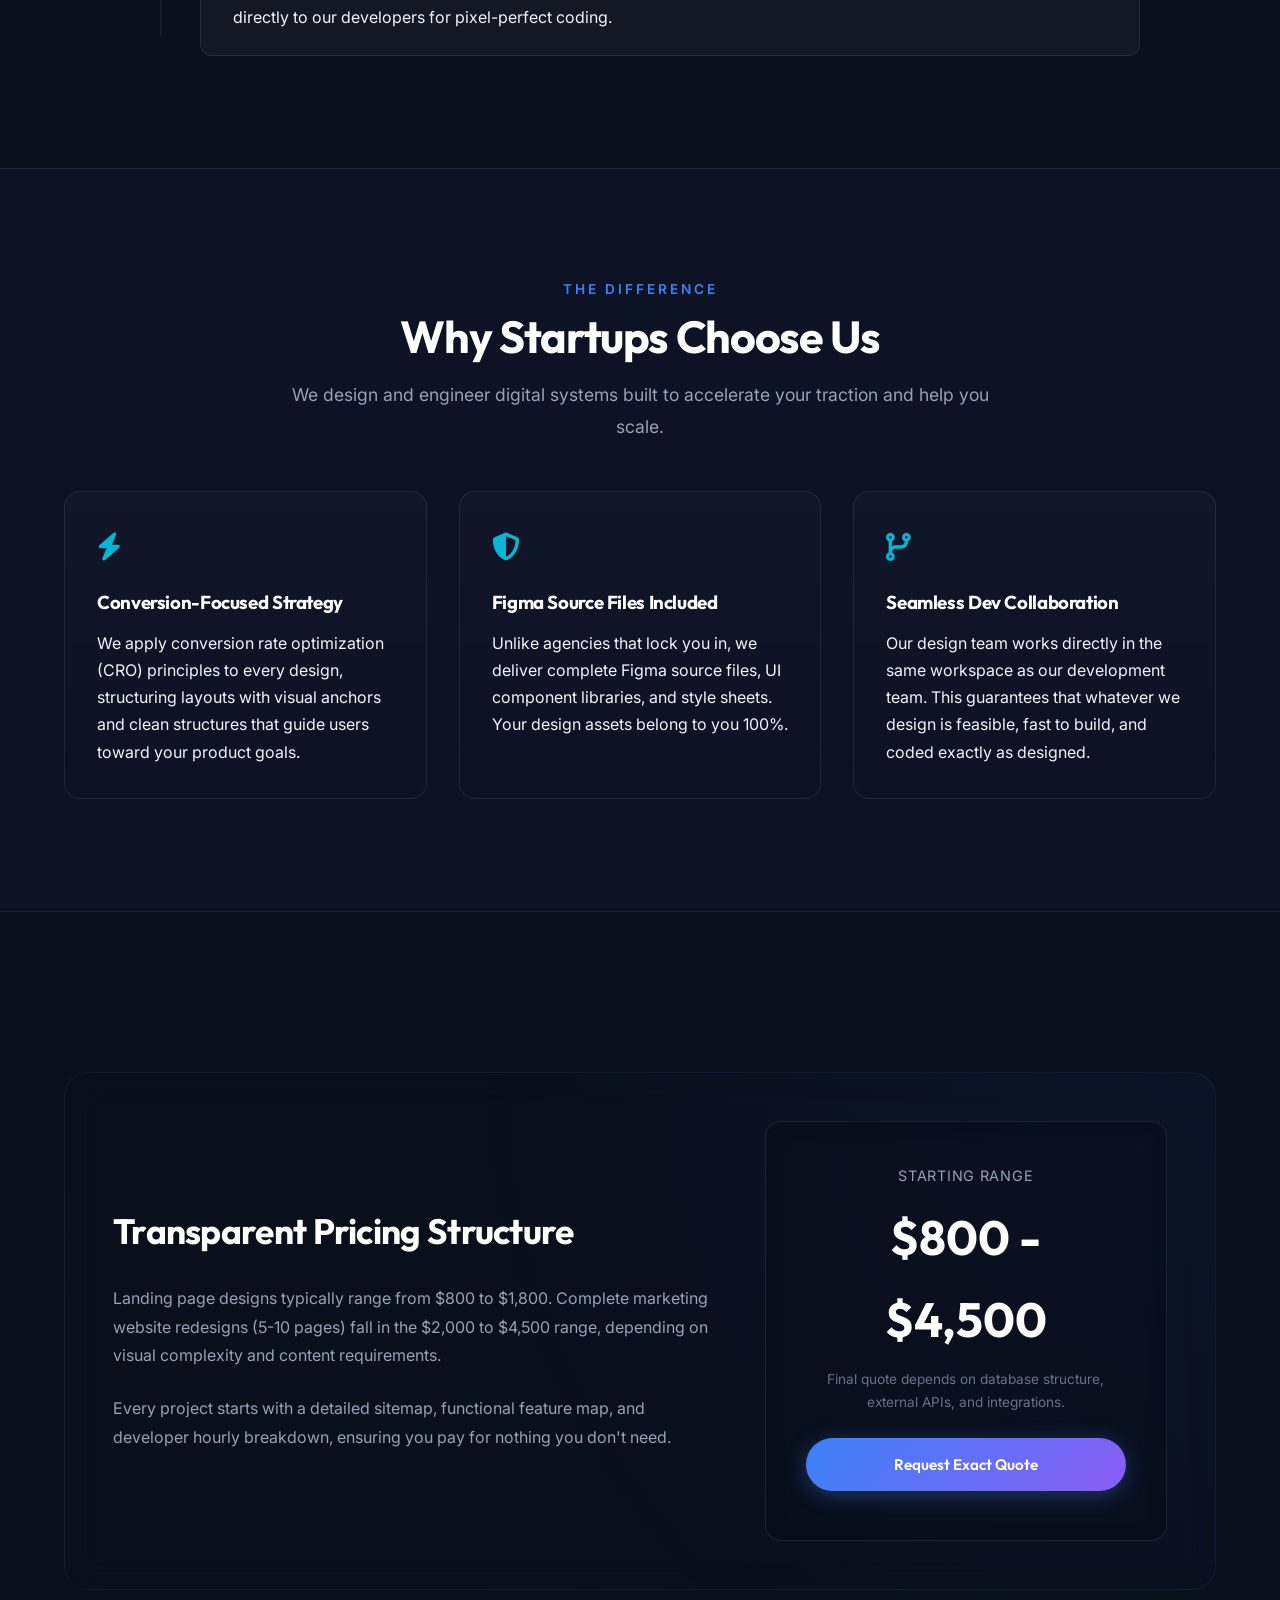
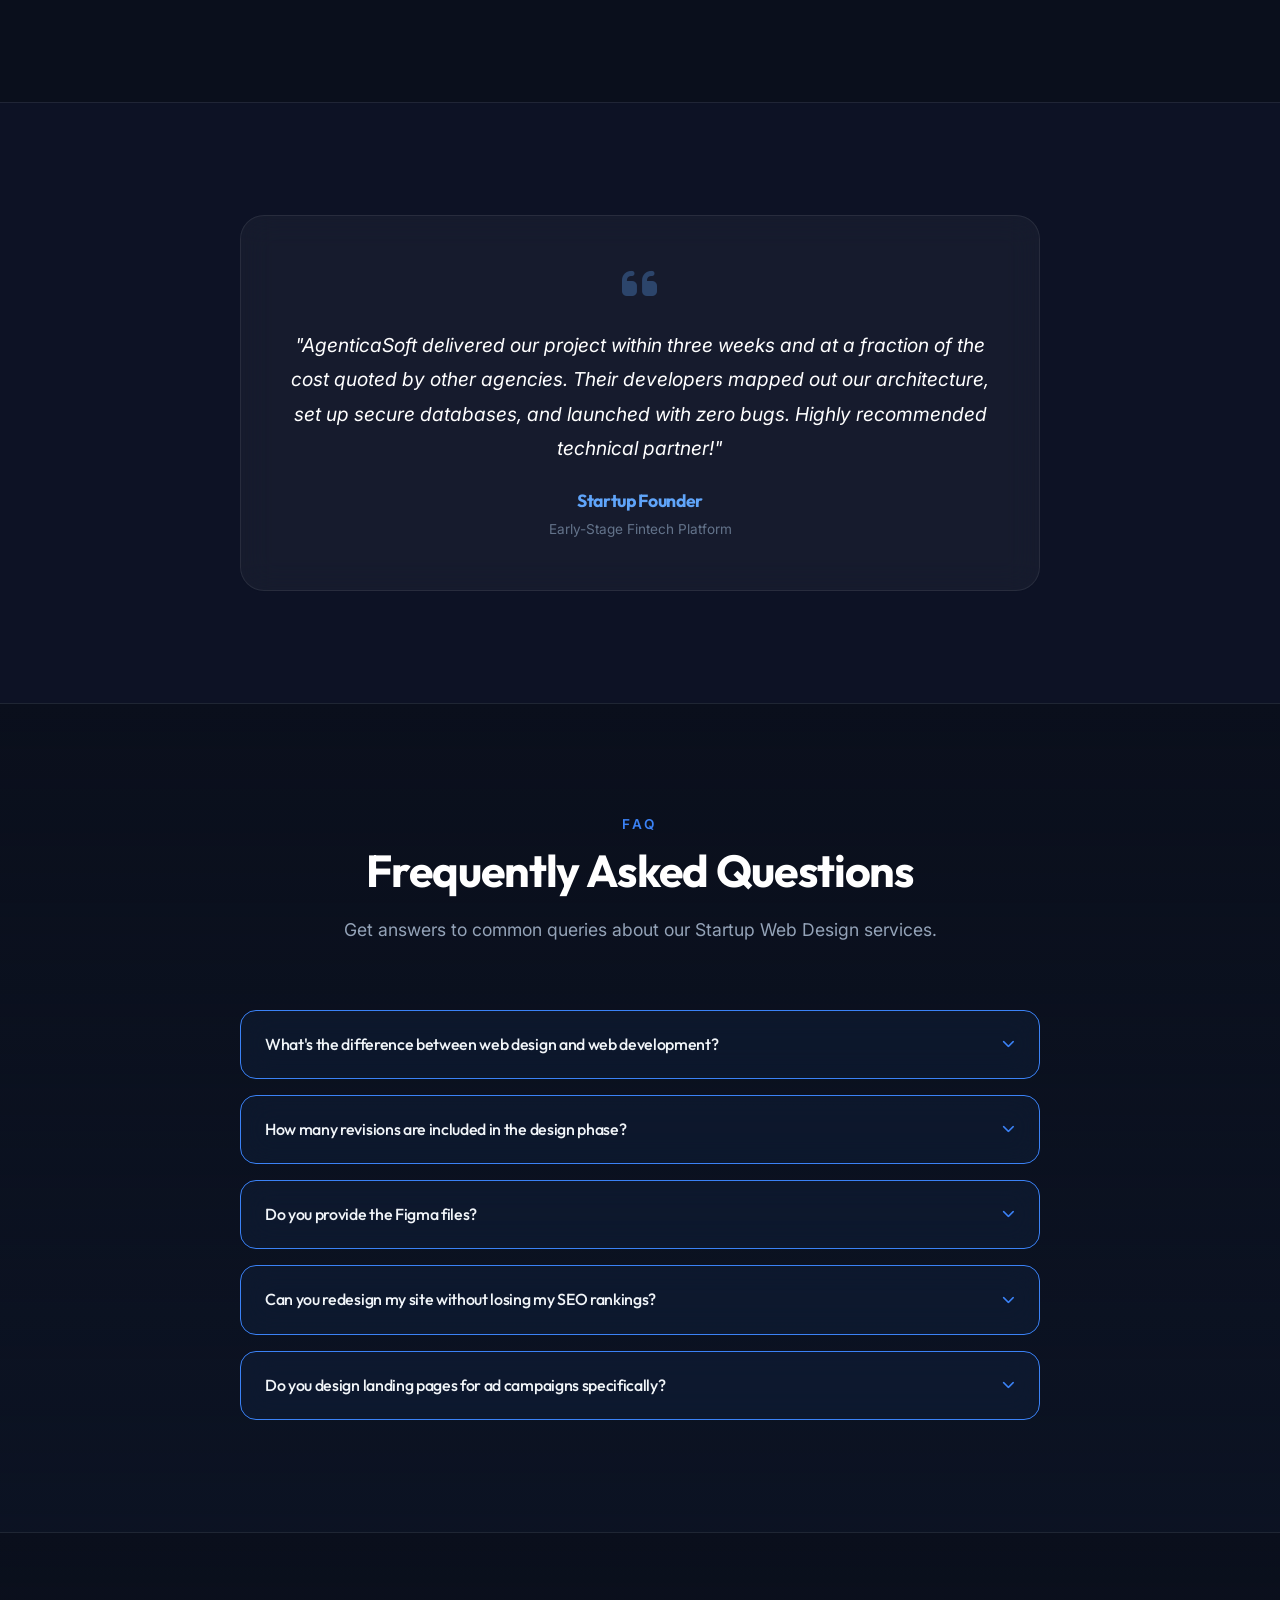
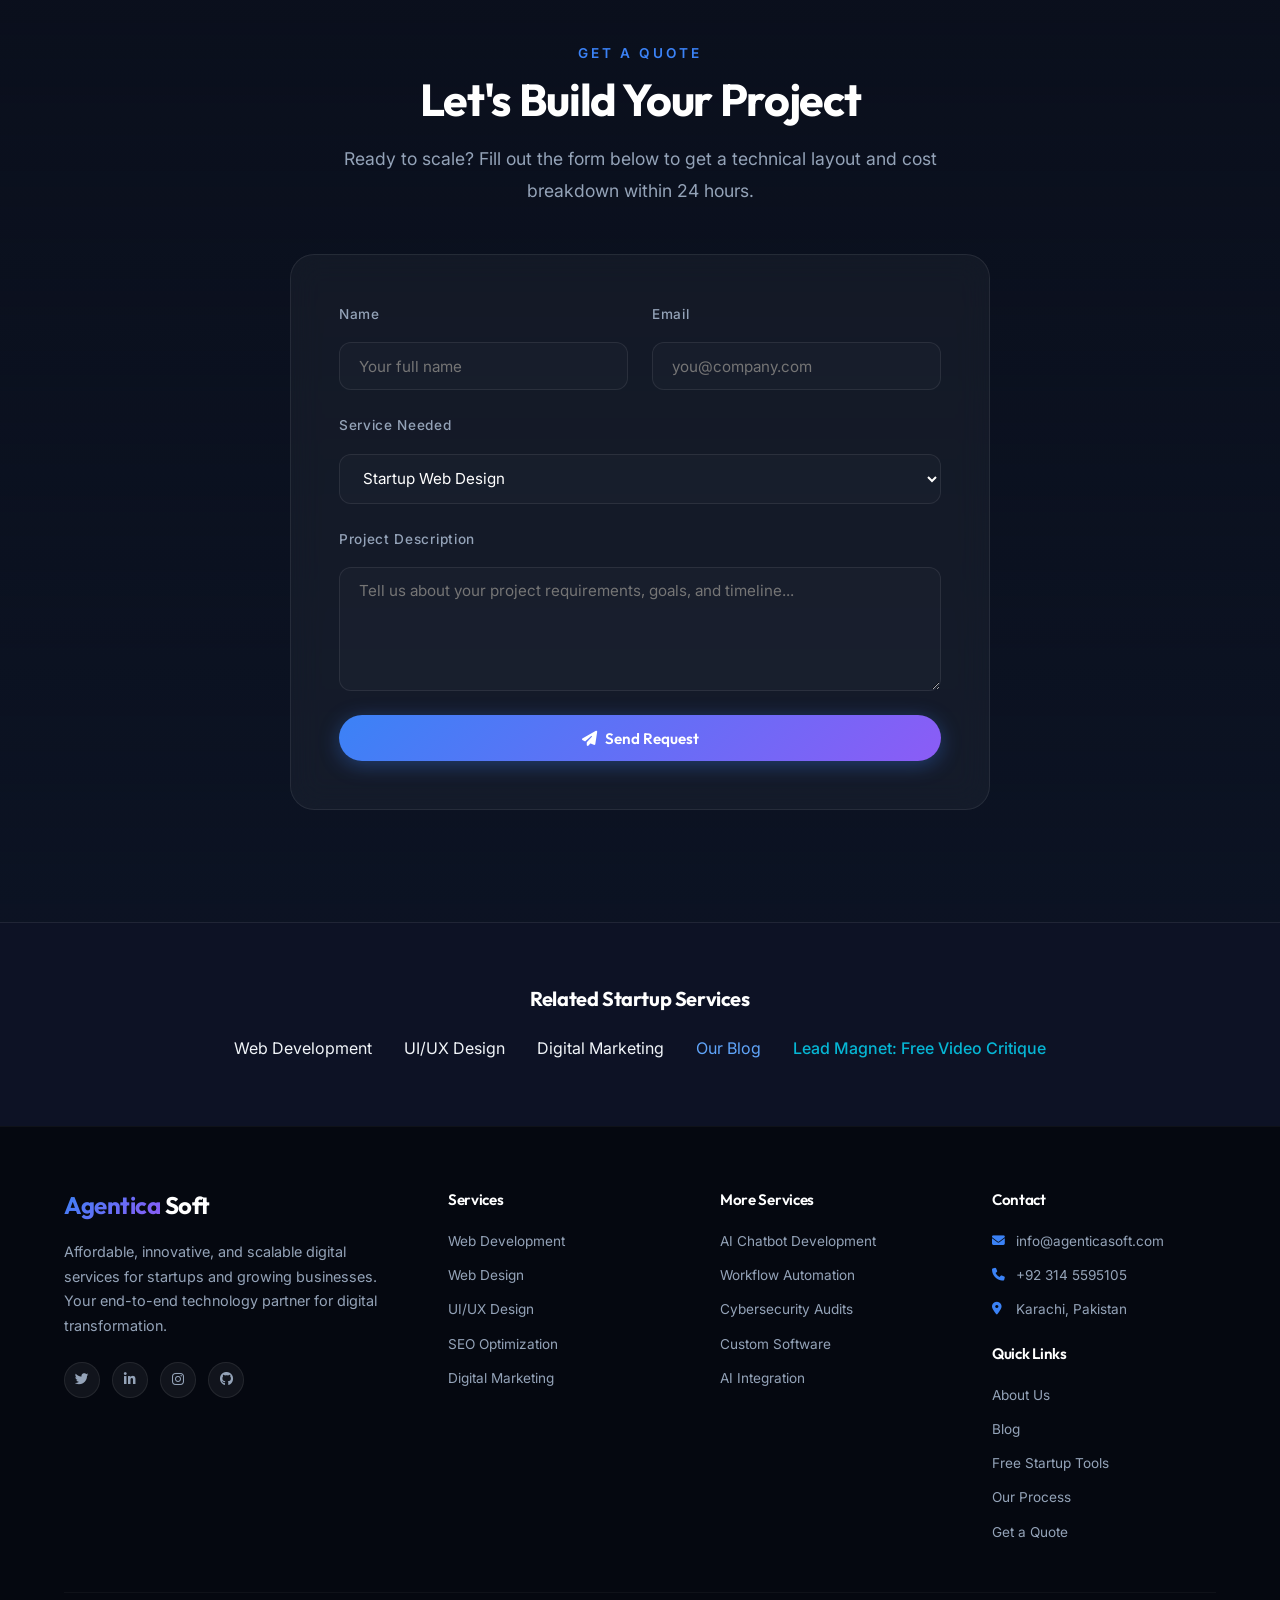
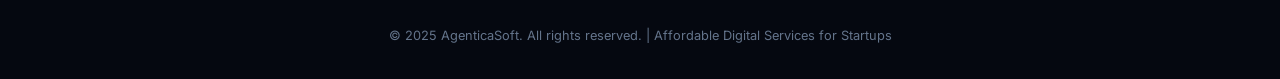
<file: services/web-design-for-startups.html>
<!DOCTYPE html>
<html lang="en">

<head>
    <meta charset="UTF-8">
    <meta name="viewport" content="width=device-width, initial-scale=1.0">
    <title>Web Design for Startups | AgenticaSoft</title>
    <meta name="description"
        content="Professional responsive web design, landing pages, and website redesigns for startups and growing businesses.">
    <meta name="keywords" content="affordable services for startups, affordable web development, cheap web design, startup SEO, digital marketing for startups, AI chatbot development, workflow automation, cybersecurity audit, custom software solutions, affordable digital services">
    <meta name="robots" content="index, follow">
    <link rel="canonical" href="https://agenticasoft.com/services/web-design-for-startups.html">

    <!-- Open Graph / Facebook -->
    <meta property="og:type" content="website">
    <meta property="og:url" content="https://agenticasoft.com/services/web-design-for-startups.html">
    <meta property="og:title" content="Web Design for Startups | AgenticaSoft">
    <meta property="og:description"
        content="Professional responsive web design, landing pages, and website redesigns for startups and growing businesses.">
    <meta property="og:image" content="https://agenticasoft.com/assets/og-image.jpg">
    <meta property="og:site_name" content="AgenticaSoft">

    <!-- Twitter -->
    <meta property="twitter:card" content="summary_large_image">
    <meta property="twitter:url" content="https://agenticasoft.com/services/web-design-for-startups.html">
    <meta property="twitter:title" content="Web Design for Startups | AgenticaSoft">
    <meta property="twitter:description"
        content="Professional responsive web design, landing pages, and website redesigns for startups and growing businesses.">
    <meta property="twitter:image" content="https://agenticasoft.com/assets/og-image.jpg">

    <!-- Favicon -->
    <link rel="apple-touch-icon" sizes="180x180" href="../uploads/apple-touch-icon.png">
    <link rel="icon" type="image/png" sizes="32x32" href="../uploads/favicon-32x32.png">
    <link rel="icon" href="../uploads/favicon.ico" sizes="any">
    <link rel="manifest" href="../site.webmanifest">

    <!-- Google Fonts -->
    <link rel="preconnect" href="https://fonts.googleapis.com">
    <link rel="preconnect" href="https://fonts.gstatic.com" crossorigin>
    <link
        href="https://fonts.googleapis.com/css2?family=Inter:wght@300;400;500;600;700&family=Outfit:wght@400;500;600;700&display=swap"
        rel="stylesheet">

    <!-- CSS -->
    <link rel="stylesheet" href="../css/style.css">

    <!-- Font Awesome -->
    <link rel="stylesheet" href="https://cdnjs.cloudflare.com/ajax/libs/font-awesome/6.5.0/css/all.min.css">

    <!-- Structured Data — Organization -->
    <script type="application/ld+json">
{
  "@context": "https://schema.org",
  "@type": "Organization",
  "name": "AgenticaSoft",
  "url": "https://agenticasoft.com/",
  "logo": "https://agenticasoft.com/logo.png",
  "description": "AgenticaSoft is a technology solutions startup providing affordable web development, web design, SEO, digital marketing, AI chatbot development, workflow automation, cybersecurity audits, and custom software solutions for startups and businesses.",
  "slogan": "Affordable Digital Solutions for Growing Startups",
  "sameAs": [
    "https://www.facebook.com/AgenticaSoft",
    "https://www.linkedin.com/company/agenticasoft",
    "https://twitter.com/AgenticaSoft"
  ],
  "contactPoint": [
    {
      "@type": "ContactPoint",
      "telephone": "+92 3145595105",
      "contactType": "customer support",
      "areaServed": "Global",
      "availableLanguage": ["English"]
    }
  ],
  "founder": {
    "@type": "Person",
    "name": "Ali Zuhoor"
  },
  "address": {
    "@type": "PostalAddress",
    "streetAddress": "Korangi Crossing",
    "addressLocality": "Karachi",
    "addressRegion": "Sindh",
    "addressCountry": "PK"
  },
  "hasOfferCatalog": {
    "@type": "OfferCatalog",
    "name": "Affordable Digital Services for Startups",
    "itemListElement": [
      {
        "@type": "Offer",
        "itemOffered": {
          "@type": "Service",
          "name": "Affordable Web Development for Startups",
          "description": "Custom business websites, frontend and backend web applications, and CMS development at startup-friendly prices."
        }
      },
      {
        "@type": "Offer",
        "itemOffered": {
          "@type": "Service",
          "name": "Web Design Services",
          "description": "Professional responsive web design, landing pages, and website redesigns for businesses and startups."
        }
      },
      {
        "@type": "Offer",
        "itemOffered": {
          "@type": "Service",
          "name": "UI/UX Design",
          "description": "User experience research, wireframing, prototyping, and design systems for web and mobile applications."
        }
      },
      {
        "@type": "Offer",
        "itemOffered": {
          "@type": "Service",
          "name": "AI Chatbot Development",
          "description": "Custom AI chatbot solutions for websites and platforms to enhance customer engagement and automate support."
        }
      },
      {
        "@type": "Offer",
        "itemOffered": {
          "@type": "Service",
          "name": "AI Integration Services",
          "description": "Integration of AI APIs, machine learning models, and intelligent automation into existing business workflows."
        }
      },
      {
        "@type": "Offer",
        "itemOffered": {
          "@type": "Service",
          "name": "Workflow Automation",
          "description": "Business process automation, API integrations, and robotic process automation to streamline operations and reduce costs."
        }
      },
      {
        "@type": "Offer",
        "itemOffered": {
          "@type": "Service",
          "name": "Affordable SEO Services for Startups",
          "description": "Technical SEO, on-page optimization, local SEO, and content strategy to improve online visibility for startups."
        }
      },
      {
        "@type": "Offer",
        "itemOffered": {
          "@type": "Service",
          "name": "Digital Marketing",
          "description": "Social media marketing, PPC advertising, email marketing, and analytics for startup growth."
        }
      },
      {
        "@type": "Offer",
        "itemOffered": {
          "@type": "Service",
          "name": "Cybersecurity Audits",
          "description": "Vulnerability assessments, penetration testing, security compliance reviews, and hardening for web applications."
        }
      },
      {
        "@type": "Offer",
        "itemOffered": {
          "@type": "Service",
          "name": "Custom Software Solutions",
          "description": "SaaS development, enterprise applications, cloud-native solutions, and custom software for unique business needs."
        }
      }
    ]
  }
}
</script>

    <!-- Clarity Analytics -->
    <script type="text/javascript">
        (function(c,l,a,r,i,t,y){
            c[a]=c[a]||function(){(c[a].q=c[a].q||[]).push(arguments)};
            t=l.createElement(r);t.async=1;t.src="https://www.clarity.ms/tag/"+i;
            y=l.getElementsByTagName(r)[0];y.parentNode.insertBefore(t,y);
        })(window, document, "clarity", "script", "vays2qxbi3");
    </script>
</head>

<body>

    <nav class="navbar" id="navbar">
        <div class="container nav-container">
            <a href="../index.html" class="logo">
                <span class="text-gradient">Agentica</span> Soft
            </a>

            <ul class="nav-links" id="nav-links">
                <li><a href="../index.html#home" class="nav-link">Home</a></li>
                <li><a href="../index.html#about" class="nav-link">About</a></li>
                <li class="nav-item-dropdown">
                    <a href="../index.html#services" class="nav-link dropdown-trigger">Services <i class="fas fa-chevron-down dropdown-arrow"></i></a>
                    <ul class="dropdown-menu">
                        <li><a href="../services/web-development-for-startups.html"><i class="fas fa-laptop-code"></i> Web Development</a></li>
                        <li><a href="../services/web-design-for-startups.html"><i class="fas fa-palette"></i> Web Design</a></li>
                        <li><a href="../services/ui-ux-design.html"><i class="fas fa-pen-ruler"></i> UI/UX Design</a></li>
                        <li><a href="../services/seo-for-startups.html"><i class="fas fa-chart-line"></i> SEO Optimization</a></li>
                        <li><a href="../services/digital-marketing-for-startups.html"><i class="fas fa-bullhorn"></i> Digital Marketing</a></li>
                        <li><a href="../services/ai-chatbot-development.html"><i class="fas fa-robot"></i> AI Chatbots</a></li>
                        <li><a href="../services/workflow-automation.html"><i class="fas fa-gears"></i> Workflow Automation</a></li>
                        <li><a href="../services/cybersecurity-audit.html"><i class="fas fa-shield-halved"></i> Cybersecurity Audits</a></li>
                        <li><a href="../services/custom-software-development.html"><i class="fas fa-code"></i> Custom Software</a></li>
                        <li><a href="../services/ai-integration-services.html"><i class="fas fa-microchip"></i> AI Integration</a></li>
                    </ul>
                </li>
                <li><a href="../index.html#process" class="nav-link">Process</a></li>
                <li><a href="../index.html#lead-magnet" class="nav-link">Free Tools</a></li>
                <li><a href="../blog.html" class="nav-link">Blog</a></li>
                <li><a href="../index.html#contact" class="nav-link">Contact</a></li>
                <li><a href="../index.html#contact" class="btn btn-primary nav-cta">Get Started</a></li>
            </ul>

            <div class="menu-toggle">
                <svg width="24" height="24" viewBox="0 0 24 24" fill="none" xmlns="http://www.w3.org/2000/svg">
                    <path d="M3 12H21" stroke="white" stroke-width="2" stroke-linecap="round" stroke-linejoin="round"/>
                    <path d="M3 6H21" stroke="white" stroke-width="2" stroke-linecap="round" stroke-linejoin="round"/>
                    <path d="M3 18H21" stroke="white" stroke-width="2" stroke-linecap="round" stroke-linejoin="round"/>
                </svg>
            </div>
        </div>
    </nav>

    <div class="breadcrumb-wrap">
        <div class="container">
            <nav aria-label="Breadcrumb">
                <ol class="breadcrumb" itemscope itemtype="https://schema.org/BreadcrumbList">
                    <li class="breadcrumb-item" itemprop="itemListElement" itemscope itemtype="https://schema.org/ListItem">
                        <a href="../index.html" itemprop="item"><span itemprop="name">Home</span></a>
                        <meta itemprop="position" content="1" />
                    </li>
                    <li class="breadcrumb-item" itemprop="itemListElement" itemscope itemtype="https://schema.org/ListItem">
                        <a href="../index.html#services" itemprop="item"><span itemprop="name">Services</span></a>
                        <meta itemprop="position" content="2" />
                    </li>
                    <li class="breadcrumb-item active" itemprop="itemListElement" itemscope itemtype="https://schema.org/ListItem" aria-current="page">
                        <span itemprop="name">Web Design</span>
                        <meta itemprop="position" content="3" />
                    </li>
                </ol>
            </nav>
        </div>
    </div>

<!-- Dynamic SEO Metadata & FAQ Schema -->
<script type="application/ld+json">
{
    "@context": "https://schema.org",
    "@type": "FAQPage",
    "mainEntity": [
        {
            "@type": "Question",
            "name": "What's the difference between web design and web development?",
            "acceptedAnswer": {
                "@type": "Answer",
                "text": "Web design focuses on the visual aesthetics, layout structure, typography, brand colors, and user experience (UX) of your site, usually built in Figma. Web development is the coding phase where developers write HTML, CSS, and JS to turn that static design into a live, interactive website."
            }
        },
        {
            "@type": "Question",
            "name": "How many revisions are included in the design phase?",
            "acceptedAnswer": {
                "@type": "Answer",
                "text": "We include two complete rounds of visual revisions. We present high-fidelity mockups in Figma, gather your structured feedback, and refine the interface. This ensures the final layout perfectly reflects your branding and expectations."
            }
        },
        {
            "@type": "Question",
            "name": "Do you provide the Figma files?",
            "acceptedAnswer": {
                "@type": "Answer",
                "text": "Yes. Upon project completion, we hand over full access to the organized Figma source files, including all UI design systems, components, grids, fonts, and assets. You have total ownership and can use them for future mockups."
            }
        },
        {
            "@type": "Question",
            "name": "Can you redesign my site without losing my SEO rankings?",
            "acceptedAnswer": {
                "@type": "Answer",
                "text": "Absolutely. During a redesign, we work closely with our technical SEO team to map out your current URL structure, maintain important content sections, optimize headings, and create a 301 redirection plan. This keeps your search authority safe."
            }
        },
        {
            "@type": "Question",
            "name": "Do you design landing pages for ad campaigns specifically?",
            "acceptedAnswer": {
                "@type": "Answer",
                "text": "Yes, we specialize in high-converting landing page designs tailored for Google, Meta, or LinkedIn ad campaigns. We structure these layouts with single CTAs, persuasive copy blocks, and speed-optimized designs to maximize your return on ad spend (ROAS)."
            }
        }
    ]
}
</script>

<!-- Service Hero Section -->
<section class="service-hero">
    <!-- Background Glow Effects -->
    <div class="glow-effect" style="top: -80px; left: -80px; width: 600px; height: 600px; opacity: 0.4;"></div>
    <div class="glow-effect" style="bottom: -50px; right: -50px; width: 500px; height: 500px; background: radial-gradient(circle, rgba(6, 182, 212, 0.12) 0%, transparent 70%);"></div>

    <div class="container">
        <div class="service-hero-grid">
            <div class="reveal active">
                <div class="service-meta-badge">
                    <i class="fas fa-palette"></i> Startup Web Design
                </div>

                <h1 class="hero-title" style="margin-bottom: 1.5rem; font-size: 3rem; line-height: 1.2;">
                    Web Design That Turns Visitors Into Customers
                </h1>

                <p class="hero-desc" style="margin-bottom: 2rem; color: var(--text-muted); font-size: 1.1rem; line-height: 1.8;">
                    A great product needs an exceptional presentation. In the digital world, your target audience decides whether to trust your startup in less than three seconds based entirely on your website's design. If your layout feels dated, cluttered, or confusing, users leave, and your conversion rates plummet. At AgenticaSoft, we design responsive, modern, and high-converting web interfaces tailored for growing startups. We believe that web design is not just about making things look &quot;pretty&quot;—it is about structural hierarchy, user experience psychology, and converting cold traffic into paying customers. Our designs are custom-crafted in Figma, optimized for mobile responsiveness from day one, and built to build trust with investors and users alike.
                </p>

                <div class="hero-actions">
                    <a href="#quote-form" class="btn btn-primary">
                        <i class="fas fa-rocket"></i> Get a Free Quote
                    </a>
                    <a href="#deliverables" class="btn btn-outline">
                        <i class="fas fa-list-check"></i> What's Included
                    </a>
                </div>

                <div class="hero-trust-badges" style="margin-top: 2.5rem;">
                    <div><i class="fas fa-check-circle" style="color: var(--success-color);"></i> Startup-Friendly Rates</div>
                    <div><i class="fas fa-check-circle" style="color: var(--primary-light);"></i> Scale-Ready Stack</div>
                    <div><i class="fas fa-check-circle" style="color: var(--accent-color);"></i> Direct Dev Team</div>
                </div>
            </div>

            <!-- "Who This Is For" Side Block -->
            <div class="glass-card reveal active" style="padding: 2.5rem; border-color: rgba(239, 68, 68, 0.15);">
                <h3 style="font-size: 1.4rem; color: #fff; margin-bottom: 1rem;">
                    <i class="fas fa-circle-exclamation" style="color: var(--danger-color); margin-right: 0.5rem;"></i>
                    Who This Is For
                </h3>
                <p style="color: var(--text-muted); font-size: 0.95rem; line-height: 1.6;">
                    Building a startup is hard. We help founders solve the exact product challenges that hold back growth.
                </p>
                <div class="pain-points-list">
                    
                <div class="pain-point-item">
                    <i class="fas fa-times-circle"></i>
                    <div class="pain-point-text">
                        <h5>Outdated Brand Image</h5>
                        <p>Your current website looks unprofessional, cheap, or outdated, failing to reflect the quality, innovation, and value of your core startup product.</p>
                    </div>
                </div>
                <div class="pain-point-item">
                    <i class="fas fa-times-circle"></i>
                    <div class="pain-point-text">
                        <h5>Low Conversion Rates</h5>
                        <p>You are generating web traffic from search engines or social media, but visitors are leaving without signing up, booking calls, or buying.</p>
                    </div>
                </div>
                <div class="pain-point-item">
                    <i class="fas fa-times-circle"></i>
                    <div class="pain-point-text">
                        <h5>Design-to-Dev Gaps</h5>
                        <p>You have worked with creative designers who delivered beautiful graphics that are functionally impossible or too expensive for developers to build.</p>
                    </div>
                </div>
                </div>
            </div>
        </div>
    </div>
</section>

<!-- Deliverables Section -->
<section id="deliverables" class="services-section" style="border-top: 1px solid var(--card-border); background: var(--dark-bg-alt);">
    <div class="container">
        <div class="header-center" style="text-align: center; margin-bottom: 3rem;">
            <h2 class="section-title">
                <span>Deliverables</span>
                What We Deliver
            </h2>
            <p class="section-subtitle" style="max-width: 700px; margin: 0 auto; color: var(--text-muted);">
                Our services are transparent and deliverable-focused. Here is exactly what is included in our code packages.
            </p>
        </div>

        <div class="service-deliverables-grid">
            
            <div class="deliverable-card">
                <div class="deliverable-icon">
                    <i class="fas fa-desktop"></i>
                </div>
                <h3>Responsive Website Design</h3>
                <p>Custom web layouts built around your brand identity. We craft every pixel to align with your target audience, using modern typography, sleek gradients, and clear call-to-actions.</p>
            </div>
            <div class="deliverable-card">
                <div class="deliverable-icon">
                    <i class="fas fa-bullseye"></i>
                </div>
                <h3>Landing Page Design</h3>
                <p>High-converting landing pages built specifically for ad campaigns, product launches, or lead magnet capture. We structure layouts to build trust and capture emails.</p>
            </div>
            <div class="deliverable-card">
                <div class="deliverable-icon">
                    <i class="fas fa-sync"></i>
                </div>
                <h3>Website Redesign &amp; Refresh</h3>
                <p>A complete visual and structural modernization of your existing site. We retain your brand values and SEO authority while completely upgrading the aesthetics.</p>
            </div>
            <div class="deliverable-card">
                <div class="deliverable-icon">
                    <i class="fas fa-mobile-alt"></i>
                </div>
                <h3>Mobile-First Design UX</h3>
                <p>Since over 60% of web traffic comes from mobile screens, we design layouts specifically optimized for thumb navigation, quick load times, and small displays.</p>
            </div>
        </div>
    </div>
</section>

<!-- Timeline / Process Section -->
<section class="process-section" style="padding: var(--section-spacing) 0; border-top: 1px solid var(--card-border);">
    <div class="container">
        <div class="header-center" style="text-align: center; margin-bottom: 3rem;">
            <h2 class="section-title">
                <span>The Framework</span>
                Our 4-Step Process
            </h2>
            <p class="section-subtitle" style="max-width: 700px; margin: 0 auto; color: var(--text-muted);">
                We operate with transparency, speed, and continuous feedback. Here is how we build your project.
            </p>
        </div>

        <div class="process-timeline">
            
            <div class="timeline-step reveal">
                <div class="timeline-dot"></div>
                <div class="timeline-content">
                    <span class="timeline-num">Step 01</span>
                    <h4>Brand &amp; Competitor Audit</h4>
                    <p>We analyze your brand values, target audience, and main competitors. We define a color palette, visual theme, and style guidelines that differentiate you.</p>
                </div>
            </div>
            <div class="timeline-step reveal">
                <div class="timeline-dot"></div>
                <div class="timeline-content">
                    <span class="timeline-num">Step 02</span>
                    <h4>UX Wireframing</h4>
                    <p>We draft low-fidelity wireframes to plan the structural content hierarchy, user paths, and positioning of primary call-to-actions.</p>
                </div>
            </div>
            <div class="timeline-step reveal">
                <div class="timeline-dot"></div>
                <div class="timeline-content">
                    <span class="timeline-num">Step 03</span>
                    <h4>Figma UI Mockups</h4>
                    <p>We build high-fidelity interactive designs in Figma. We share the mockups with you and run two comprehensive rounds of revisions to align on layout details.</p>
                </div>
            </div>
            <div class="timeline-step reveal">
                <div class="timeline-dot"></div>
                <div class="timeline-content">
                    <span class="timeline-num">Step 04</span>
                    <h4>Design System &amp; Handoff</h4>
                    <p>We build a design system with reusable styles, buttons, and variables. We hand over organized Figma source files directly to our developers for pixel-perfect coding.</p>
                </div>
            </div>
        </div>
    </div>
</section>

<!-- Why Choose AgenticaSoft -->
<section class="why-section" style="padding: var(--section-spacing) 0; border-top: 1px solid var(--card-border); background: var(--dark-bg-alt);">
    <div class="container">
        <div class="header-center" style="text-align: center; margin-bottom: 3rem;">
            <h2 class="section-title">
                <span>The Difference</span>
                Why Startups Choose Us
            </h2>
            <p class="section-subtitle" style="max-width: 700px; margin: 0 auto; color: var(--text-muted);">
                We design and engineer digital systems built to accelerate your traction and help you scale.
            </p>
        </div>

        <div class="why-grid">
            
            <div class="why-card reveal" style="transition-delay: 0s;">
                <div class="why-card-icon">
                    <i class="fas fa-bolt"></i>
                </div>
                <h3>Conversion-Focused Strategy</h3>
                <p>We apply conversion rate optimization (CRO) principles to every design, structuring layouts with visual anchors and clean structures that guide users toward your product goals.</p>
            </div>
            <div class="why-card reveal" style="transition-delay: 0.1s;">
                <div class="why-card-icon">
                    <i class="fas fa-shield-halved"></i>
                </div>
                <h3>Figma Source Files Included</h3>
                <p>Unlike agencies that lock you in, we deliver complete Figma source files, UI component libraries, and style sheets. Your design assets belong to you 100%.</p>
            </div>
            <div class="why-card reveal" style="transition-delay: 0.2s;">
                <div class="why-card-icon">
                    <i class="fas fa-code-branch"></i>
                </div>
                <h3>Seamless Dev Collaboration</h3>
                <p>Our design team works directly in the same workspace as our development team. This guarantees that whatever we design is feasible, fast to build, and coded exactly as designed.</p>
            </div>
        </div>
    </div>
</section>

<!-- Pricing Signal Block -->
<section class="pricing-section" style="padding: var(--section-spacing) 0; border-top: 1px solid var(--card-border);">
    <div class="container">
        <div class="glass-card pricing-signal-box reveal" style="border-radius: var(--radius-xl);">
            <div class="pricing-signal-grid">
                <div class="pricing-signal-info">
                    <h2 style="font-size: 2.2rem; color: #fff; margin-bottom: 0.5rem; font-family: var(--font-heading);">
                        Transparent Pricing Structure
                    </h2>
                    <p style="color: var(--text-muted); line-height: 1.8; font-size: 1rem;">
                        Landing page designs typically range from $800 to $1,800. Complete marketing website redesigns (5-10 pages) fall in the $2,000 to $4,500 range, depending on visual complexity and content requirements.
                    </p>
                    <p style="color: var(--text-muted); line-height: 1.8; font-size: 1rem;">
                        Every project starts with a detailed sitemap, functional feature map, and developer hourly breakdown, ensuring you pay for nothing you don't need.
                    </p>
                </div>
                <div class="pricing-signal-price">
                    <span class="price-sub">Starting Range</span>
                    <div class="price-val">$800 - $4,500</div>
                    <p style="color: var(--text-dim); font-size: 0.85rem; margin-bottom: 1.5rem;">
                        Final quote depends on database structure, external APIs, and integrations.
                    </p>
                    <a href="#quote-form" class="btn btn-primary" style="display: inline-block; width: 100%;">
                        Request Exact Quote
                    </a>
                </div>
            </div>
        </div>
    </div>
</section>

<!-- Client Review Block Placeholder -->
<section class="testimonials-section" style="padding: var(--section-spacing) 0; border-top: 1px solid var(--card-border); background: var(--dark-bg-alt);">
    <div class="container" style="text-align: center;">
        <div class="glass-card reveal" style="max-width: 800px; margin: 0 auto; padding: 3rem; border-radius: var(--radius-xl);">
            <i class="fas fa-quote-left" style="font-size: 2.5rem; color: var(--primary-light); opacity: 0.3; margin-bottom: 1.5rem; display: block;"></i>
            <p style="font-size: 1.2rem; color: #fff; font-style: italic; line-height: 1.8; margin-bottom: 1.5rem;">
                "AgenticaSoft delivered our project within three weeks and at a fraction of the cost quoted by other agencies. Their developers mapped out our architecture, set up secure databases, and launched with zero bugs. Highly recommended technical partner!"
            </p>
            <h4 style="font-size: 1.1rem; color: var(--primary-light); margin-bottom: 0.25rem;">Startup Founder</h4>
            <span style="font-size: 0.85rem; color: var(--text-dim);">Early-Stage Fintech Platform</span>
        </div>
    </div>
</section>

<!-- FAQs Section -->
<section id="faq" class="faq-section" style="padding: var(--section-spacing) 0; border-top: 1px solid var(--card-border);">
    <div class="container">
        <div class="header-center" style="text-align: center; margin-bottom: 4rem;">
            <h2 class="section-title">
                <span>FAQ</span>
                Frequently Asked Questions
            </h2>
            <p class="section-subtitle" style="max-width: 700px; margin: 0 auto; color: var(--text-muted);">
                Get answers to common queries about our Startup Web Design services.
            </p>
        </div>

        <div class="faq-grid" style="max-width: 800px; margin: 0 auto; display: flex; flex-direction: column; gap: 1rem;">
            
            <div class="glass-card faq-item reveal" style="transition-delay: 0s;">
                <div class="faq-question">
                    <h4>What's the difference between web design and web development?</h4>
                    <i class="fas fa-chevron-down"></i>
                </div>
                <div class="faq-answer">
                    <p>Web design focuses on the visual aesthetics, layout structure, typography, brand colors, and user experience (UX) of your site, usually built in Figma. Web development is the coding phase where developers write HTML, CSS, and JS to turn that static design into a live, interactive website.</p>
                </div>
            </div>
            <div class="glass-card faq-item reveal" style="transition-delay: 0.05s;">
                <div class="faq-question">
                    <h4>How many revisions are included in the design phase?</h4>
                    <i class="fas fa-chevron-down"></i>
                </div>
                <div class="faq-answer">
                    <p>We include two complete rounds of visual revisions. We present high-fidelity mockups in Figma, gather your structured feedback, and refine the interface. This ensures the final layout perfectly reflects your branding and expectations.</p>
                </div>
            </div>
            <div class="glass-card faq-item reveal" style="transition-delay: 0.1s;">
                <div class="faq-question">
                    <h4>Do you provide the Figma files?</h4>
                    <i class="fas fa-chevron-down"></i>
                </div>
                <div class="faq-answer">
                    <p>Yes. Upon project completion, we hand over full access to the organized Figma source files, including all UI design systems, components, grids, fonts, and assets. You have total ownership and can use them for future mockups.</p>
                </div>
            </div>
            <div class="glass-card faq-item reveal" style="transition-delay: 0.15s;">
                <div class="faq-question">
                    <h4>Can you redesign my site without losing my SEO rankings?</h4>
                    <i class="fas fa-chevron-down"></i>
                </div>
                <div class="faq-answer">
                    <p>Absolutely. During a redesign, we work closely with our technical SEO team to map out your current URL structure, maintain important content sections, optimize headings, and create a 301 redirection plan. This keeps your search authority safe.</p>
                </div>
            </div>
            <div class="glass-card faq-item reveal" style="transition-delay: 0.2s;">
                <div class="faq-question">
                    <h4>Do you design landing pages for ad campaigns specifically?</h4>
                    <i class="fas fa-chevron-down"></i>
                </div>
                <div class="faq-answer">
                    <p>Yes, we specialize in high-converting landing page designs tailored for Google, Meta, or LinkedIn ad campaigns. We structure these layouts with single CTAs, persuasive copy blocks, and speed-optimized designs to maximize your return on ad spend (ROAS).</p>
                </div>
            </div>
        </div>
    </div>
</section>

<!-- Final CTA + Lead Form -->
<section id="quote-form" class="contact-section" style="border-top: 1px solid var(--card-border); background: linear-gradient(180deg, var(--dark-bg) 0%, rgba(59, 130, 246, 0.03) 100%); padding: var(--section-spacing) 0;">
    <div class="container contact-form-container">
        <h2 class="section-title" style="text-align: center;">
            <span>Get a Quote</span>
            Let's Build Your Project
        </h2>
        <p class="section-subtitle" style="text-align: center; max-width: 600px; margin: 0 auto 3rem auto; color: var(--text-muted);">
            Ready to scale? Fill out the form below to get a technical layout and cost breakdown within 24 hours.
        </p>

        <div class="glass-card reveal" style="max-width: 700px; margin: 0 auto; padding: 3rem; border-radius: var(--radius-xl);">
            <form action="" method="POST" class="contact-form">
                <div class="contact-form-grid">
                    <div class="form-group">
                        <label for="contact-name">Name</label>
                        <input type="text" id="contact-name" name="name" required class="form-control" placeholder="Your full name">
                    </div>
                    <div class="form-group">
                        <label for="contact-email">Email</label>
                        <input type="email" id="contact-email" name="email" required class="form-control" placeholder="you@company.com">
                    </div>
                </div>

                <div class="form-group">
                    <label for="contact-service">Service Needed</label>
                    <select id="contact-service" name="service" class="form-control">
                        <option value="Startup Web Design" selected>Startup Web Design</option>
                        <option value="Web Development">Web Development</option>
                        <option value="Web Design">Web Design</option>
                        <option value="UI/UX Design">UI/UX Design</option>
                        <option value="AI Chatbot Development">AI Chatbot Development</option>
                        <option value="AI Integration">AI Integration</option>
                        <option value="Workflow Automation">Workflow Automation</option>
                        <option value="SEO Optimization">SEO Optimization</option>
                        <option value="Digital Marketing">Digital Marketing</option>
                        <option value="Cybersecurity Audit">Cybersecurity Audit</option>
                        <option value="Custom Software">Custom Software Solutions</option>
                    </select>
                </div>

                <div class="form-group">
                    <label for="contact-message">Project Description</label>
                    <textarea id="contact-message" name="message" rows="5" required class="form-control" placeholder="Tell us about your project requirements, goals, and timeline..."></textarea>
                </div>

                <button type="submit" id="submit-btn" class="btn btn-primary" style="width: 100%;">
                    <i class="fas fa-paper-plane"></i> Send Request
                </button>
            </form>
        </div>
    </div>
</section>

<!-- Footer Quick Links / Related Services -->
<section class="related-services-section" style="padding: 4rem 0; border-top: 1px solid var(--card-border); background: var(--dark-bg-alt);">
    <div class="container" style="text-align: center;">
        <h3 style="margin-bottom: 1.5rem; font-size: 1.25rem;">Related Startup Services</h3>
        <ul style="display: flex; justify-content: center; gap: 2rem; flex-wrap: wrap; list-style: none;">
            <li><a href="../services/web-development-for-startups.html">Web Development</a></li><li><a href="../services/ui-ux-design.html">UI/UX Design</a></li><li><a href="../services/digital-marketing-for-startups.html">Digital Marketing</a></li>
            <li><a href="../blog.html" style="color: var(--primary-light);">Our Blog</a></li>
            <li><a href="../index.html#lead-magnet" style="color: var(--accent-color); font-weight: 500;">Lead Magnet: Free Video Critique</a></li>
        </ul>
    </div>
</section>
    <footer class="site-footer">
        <div class="container">
            <div class="footer-grid">
                <div class="footer-brand">
                    <h3 class="logo" style="margin-bottom: 1.25rem;"><span class="text-gradient">Agentica</span> Soft</h3>
                    <p>
                        Affordable, innovative, and scalable digital services for startups and growing businesses. Your end-to-end technology partner for digital transformation.
                    </p>
                    <div class="footer-socials">
                        <a href="#" aria-label="Twitter"><i class="fab fa-twitter"></i></a>
                        <a href="https://www.linkedin.com/company/agenticasoft" target="_blank" aria-label="LinkedIn"><i class="fab fa-linkedin-in"></i></a>
                        <a href="#" aria-label="Instagram"><i class="fab fa-instagram"></i></a>
                        <a href="#" aria-label="GitHub"><i class="fab fa-github"></i></a>
                    </div>
                </div>
                
                <div>
                    <h4>Services</h4>
                    <ul class="footer-links">
                        <li><a href="../index.html#services">Web Development</a></li>
                        <li><a href="../index.html#services">Web Design</a></li>
                        <li><a href="../index.html#services">UI/UX Design</a></li>
                        <li><a href="../index.html#services">SEO Optimization</a></li>
                        <li><a href="../index.html#services">Digital Marketing</a></li>
                    </ul>
                </div>

                <div>
                    <h4>More Services</h4>
                    <ul class="footer-links">
                        <li><a href="../index.html#services">AI Chatbot Development</a></li>
                        <li><a href="../index.html#services">Workflow Automation</a></li>
                        <li><a href="../index.html#services">Cybersecurity Audits</a></li>
                        <li><a href="../index.html#services">Custom Software</a></li>
                        <li><a href="../index.html#services">AI Integration</a></li>
                    </ul>
                </div>

                <div>
                    <h4>Contact</h4>
                    <ul class="footer-links">
                        <li><i class="fas fa-envelope"></i> info@agenticasoft.com</li>
                        <li><i class="fas fa-phone"></i> +92 314 5595105</li>
                        <li><i class="fas fa-map-marker-alt"></i> Karachi, Pakistan</li>
                    </ul>

                    <h4 style="margin-top: 1.5rem;">Quick Links</h4>
                    <ul class="footer-links">
                        <li><a href="../index.html#about">About Us</a></li>
                        <li><a href="../blog.html">Blog</a></li>
                        <li><a href="../index.html#lead-magnet">Free Startup Tools</a></li>
                        <li><a href="../index.html#process">Our Process</a></li>
                        <li><a href="../index.html#contact">Get a Quote</a></li>
                    </ul>
                </div>
            </div>
            
            <div class="footer-bottom">
                <p>&copy; 2025 AgenticaSoft. All rights reserved. | Affordable Digital Services for Startups</p>
            </div>
        </div>
    </footer>

    <!-- Sticky WhatsApp Icon -->
    <a href="https://wa.me/923145595105" target="_blank" class="whatsapp-btn" aria-label="Chat on WhatsApp">
        <i class="fab fa-whatsapp"></i>
    </a>

    <script src="../js/script.js"></script>
   
</body>
</html>
</file>
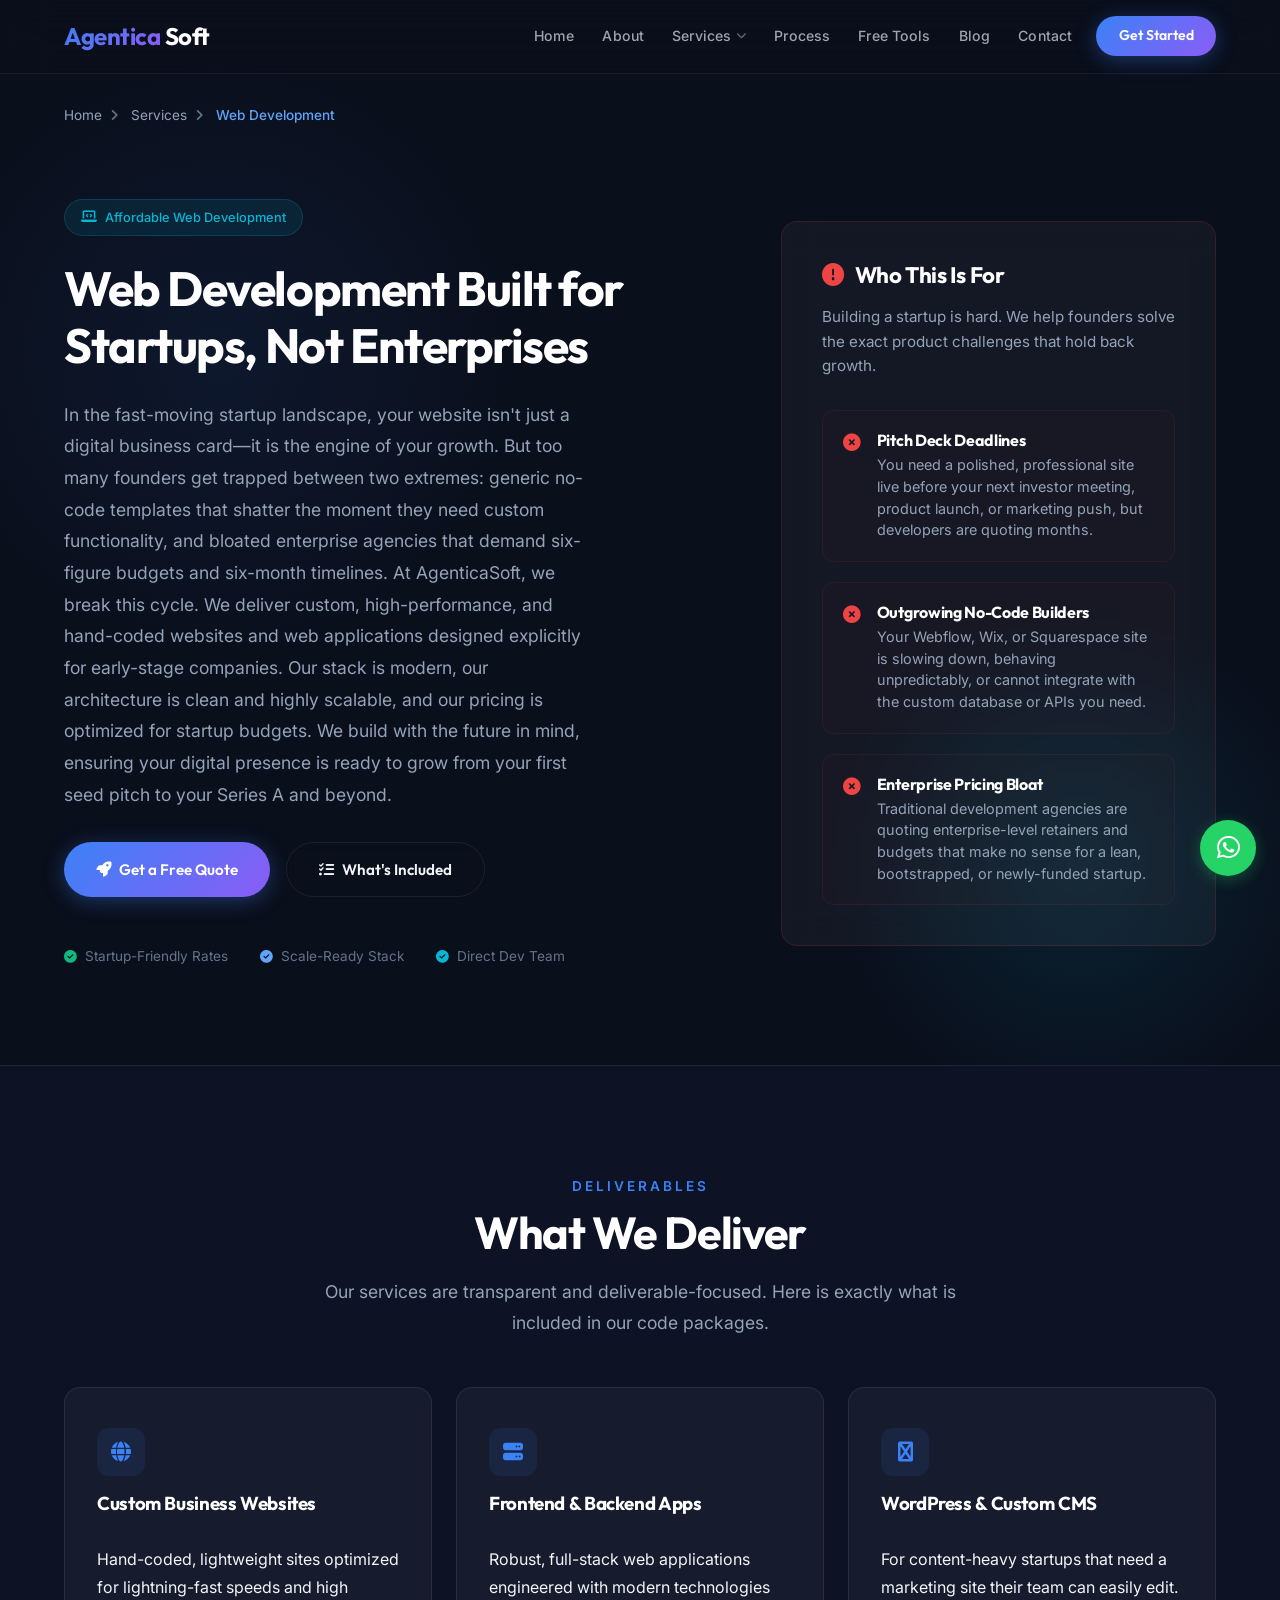
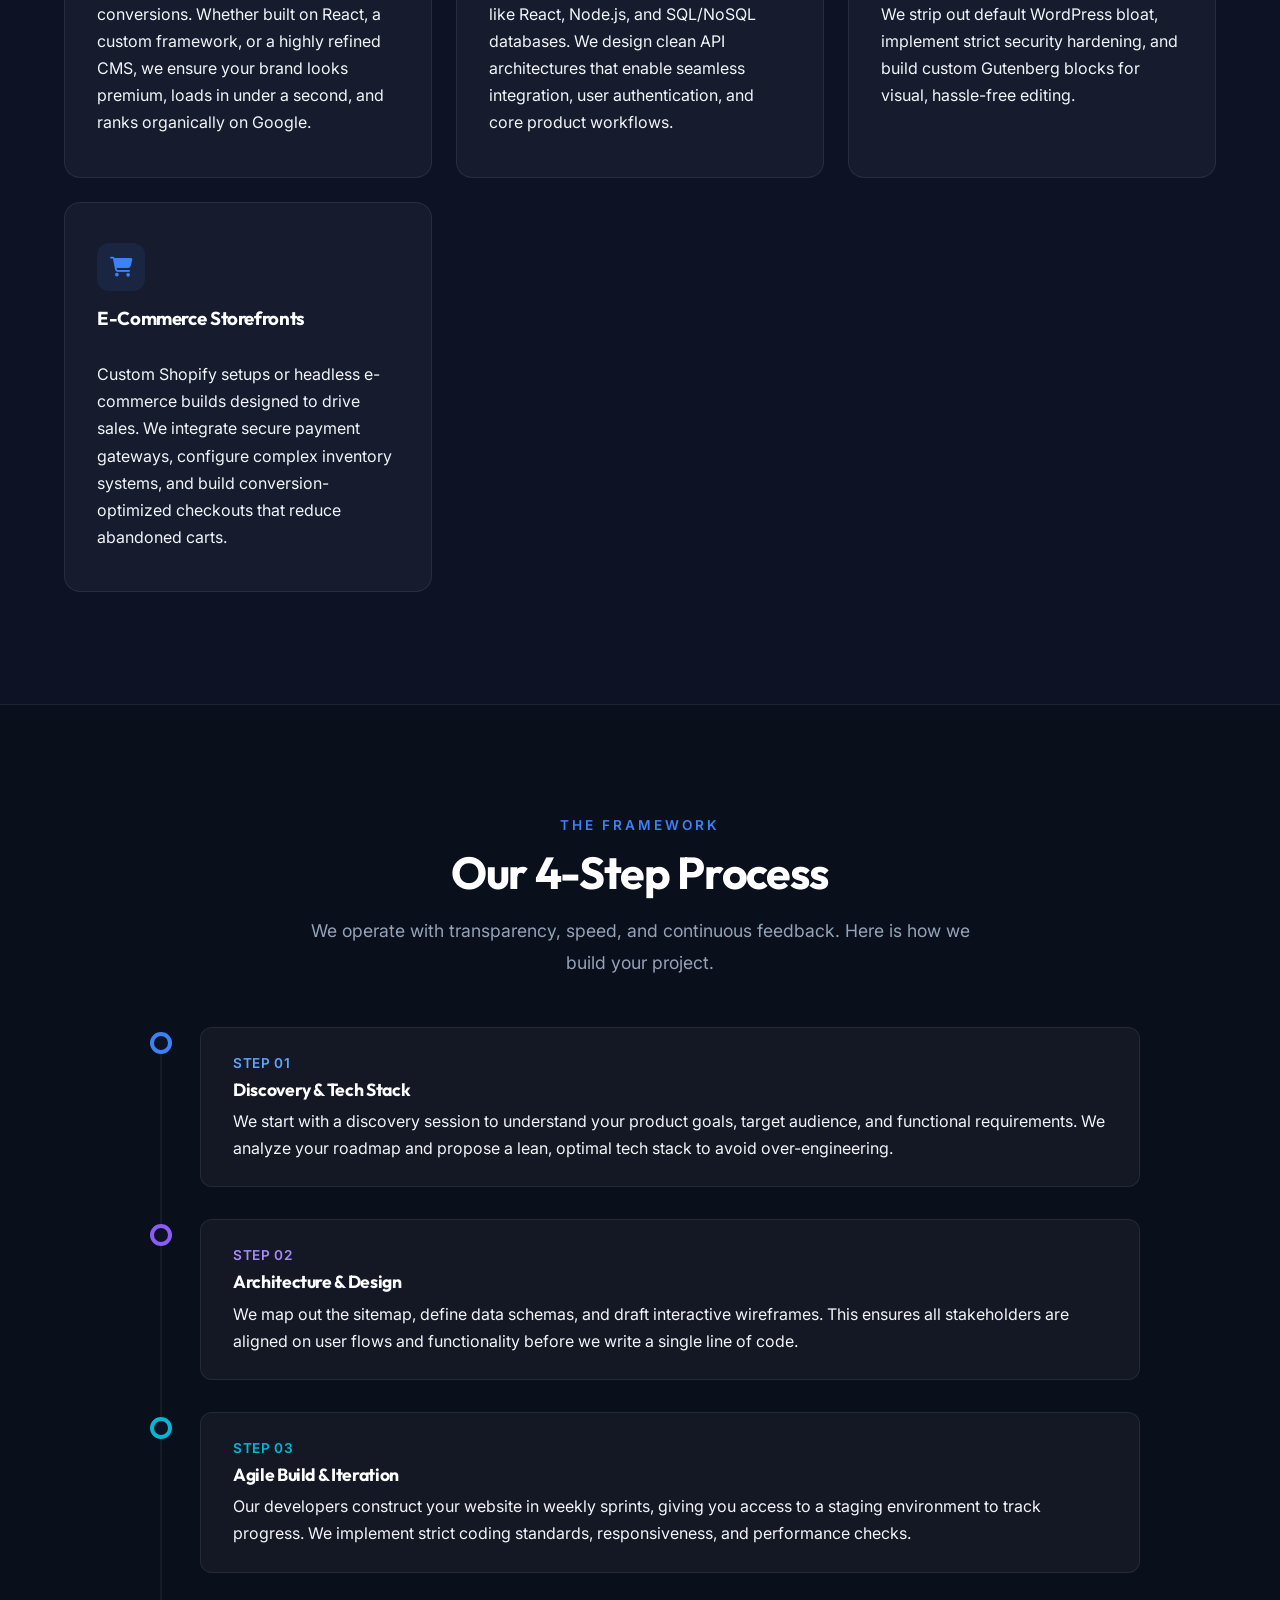
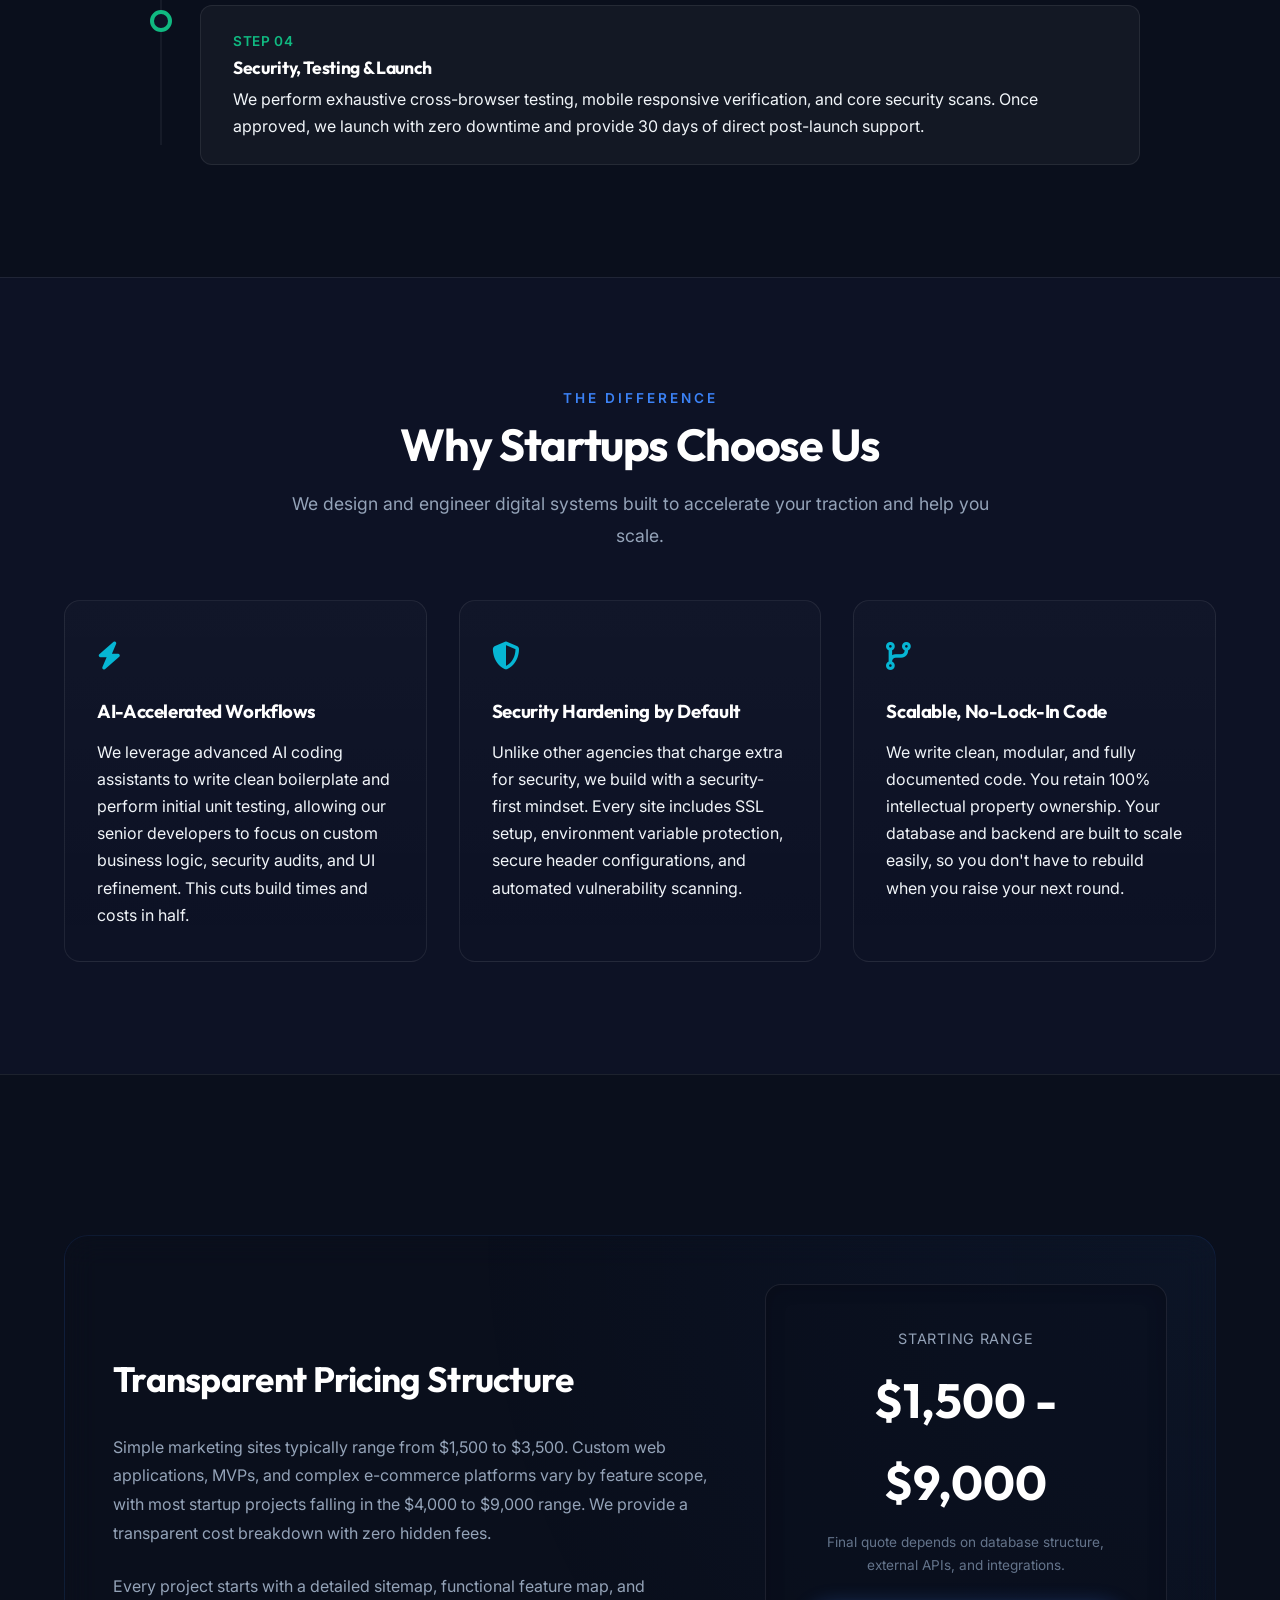
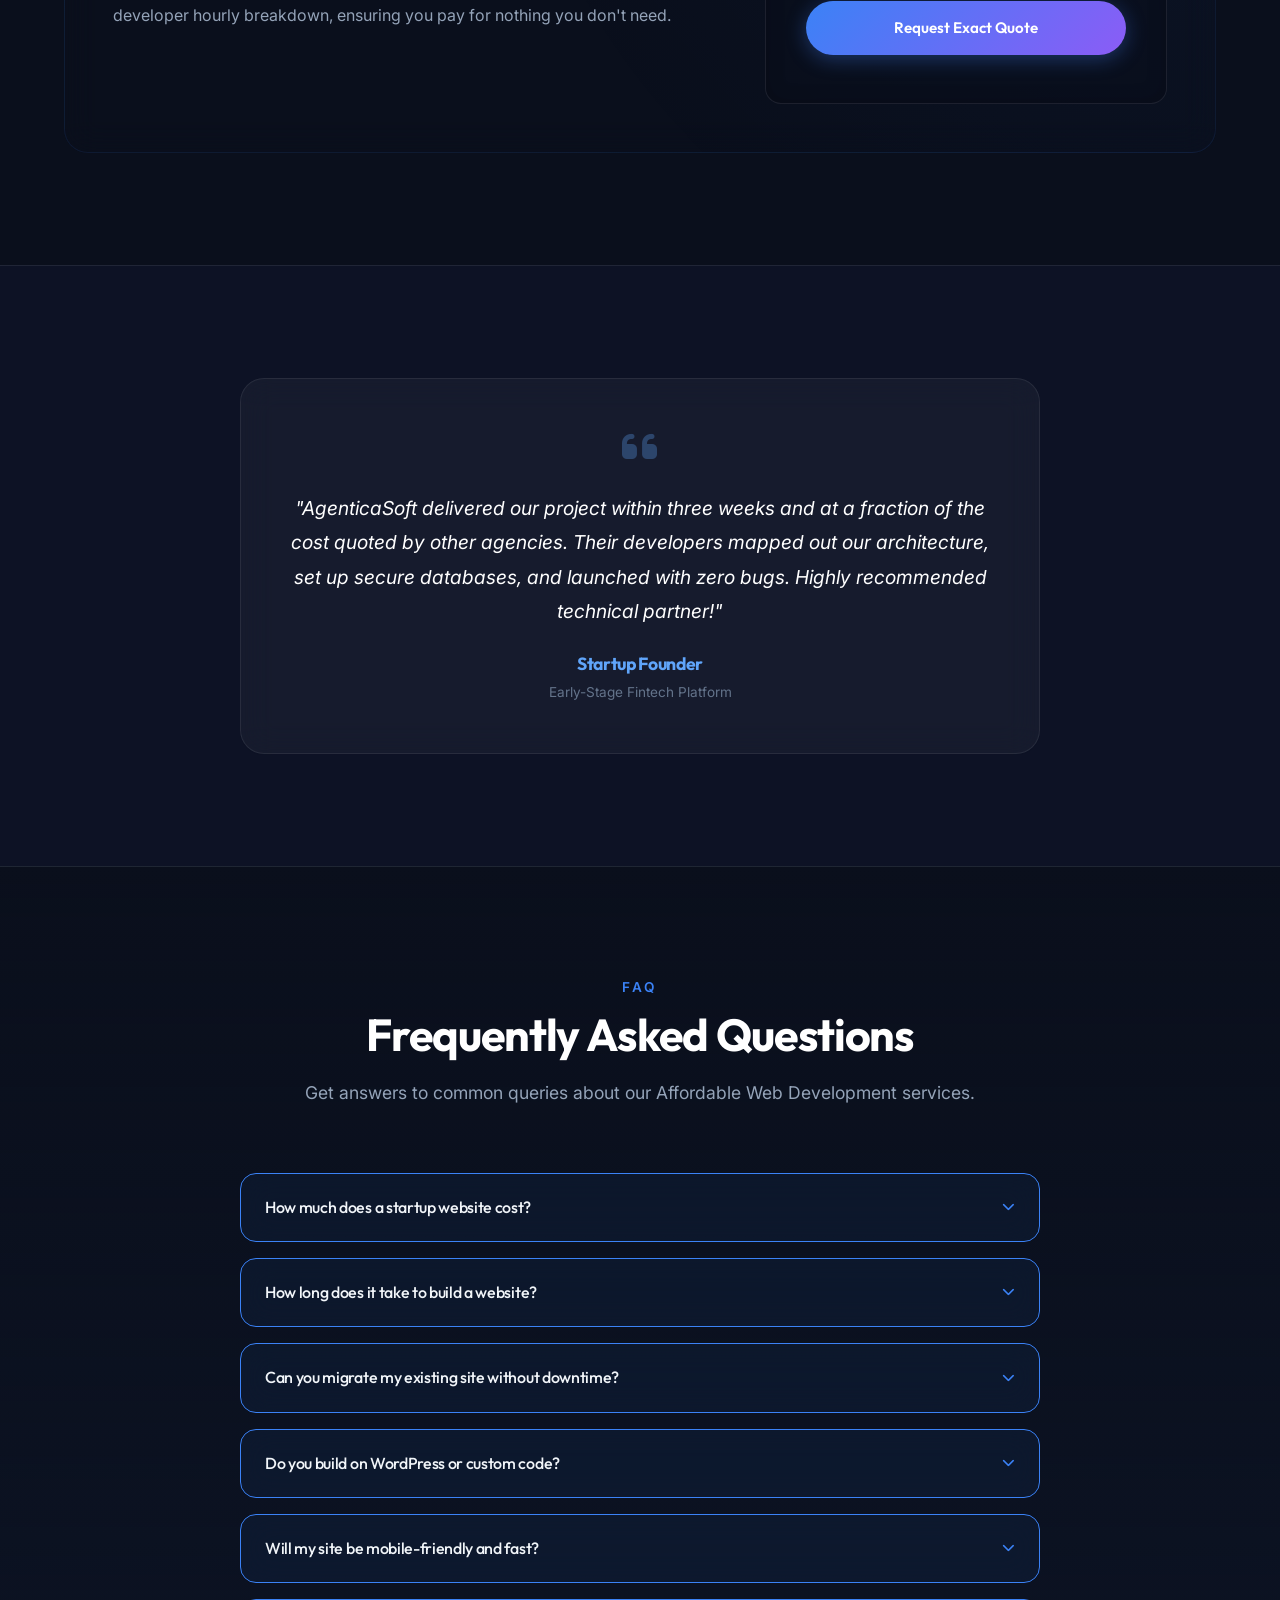
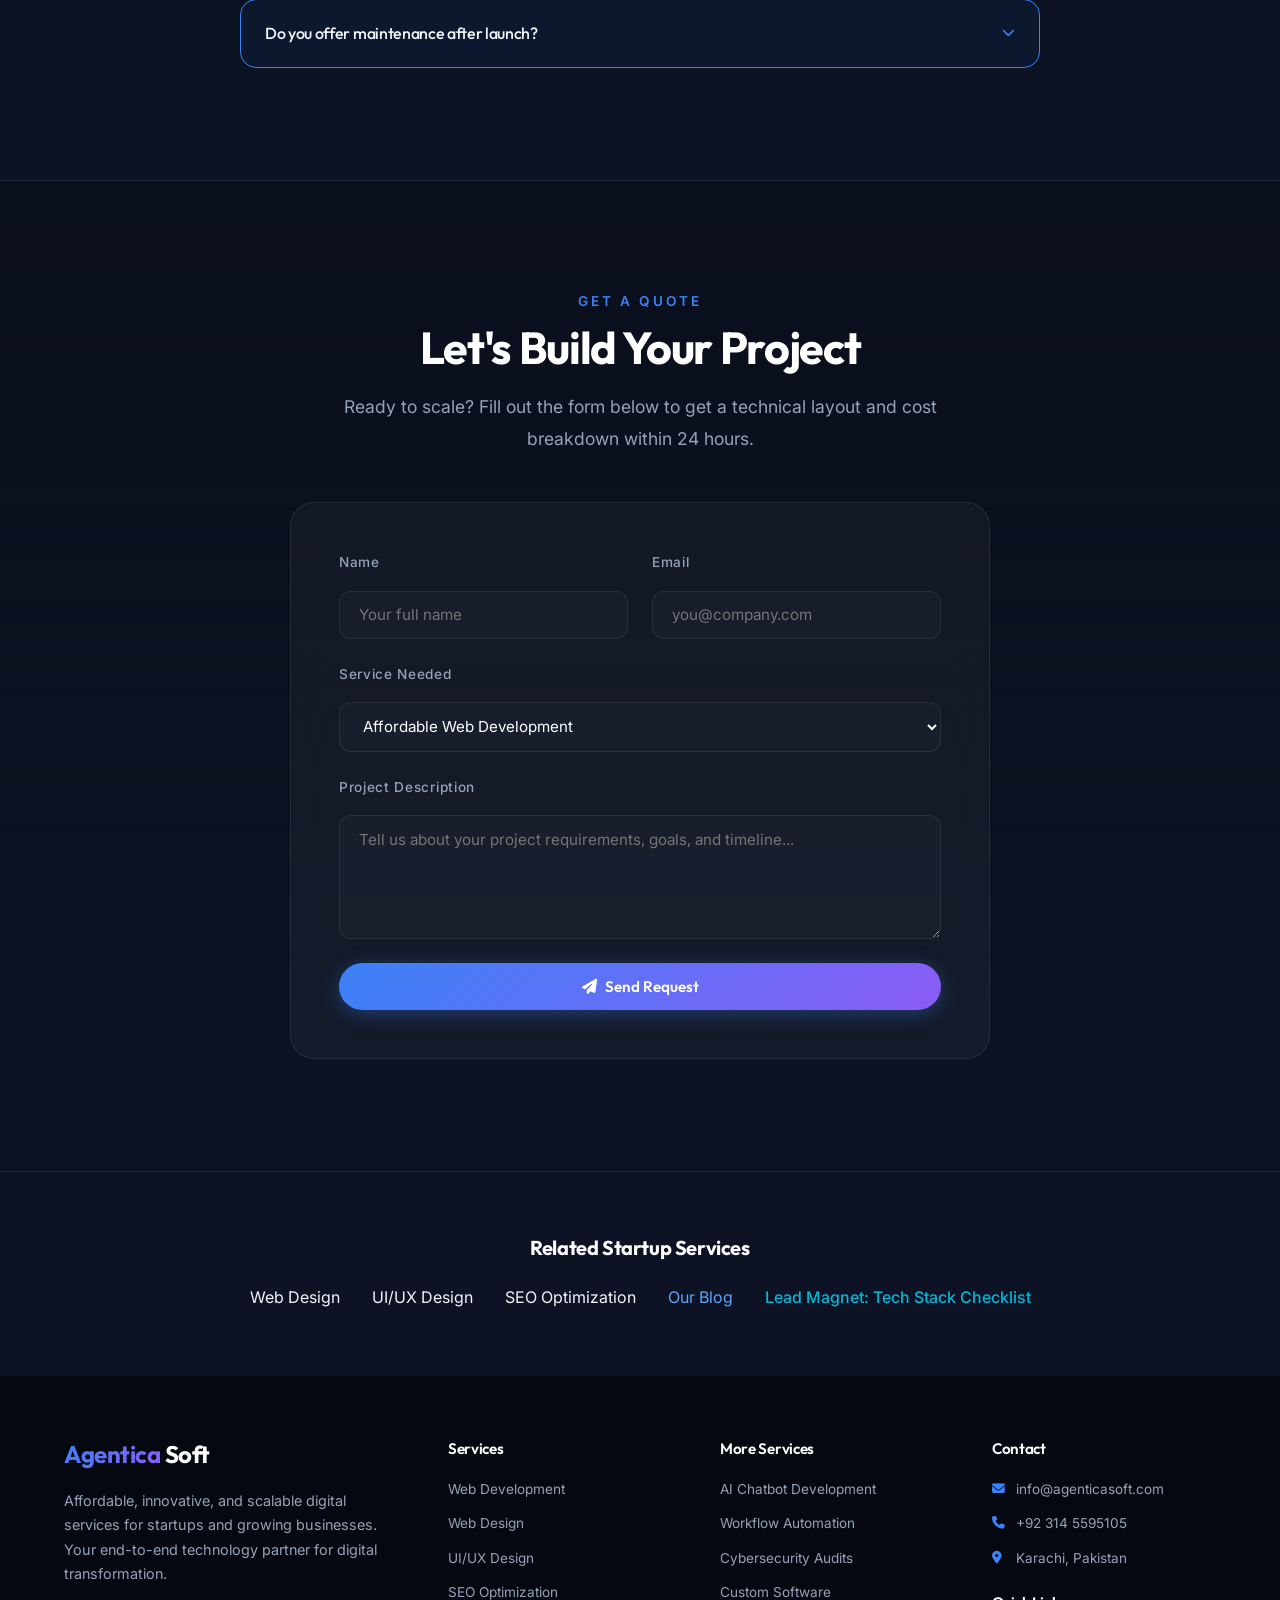
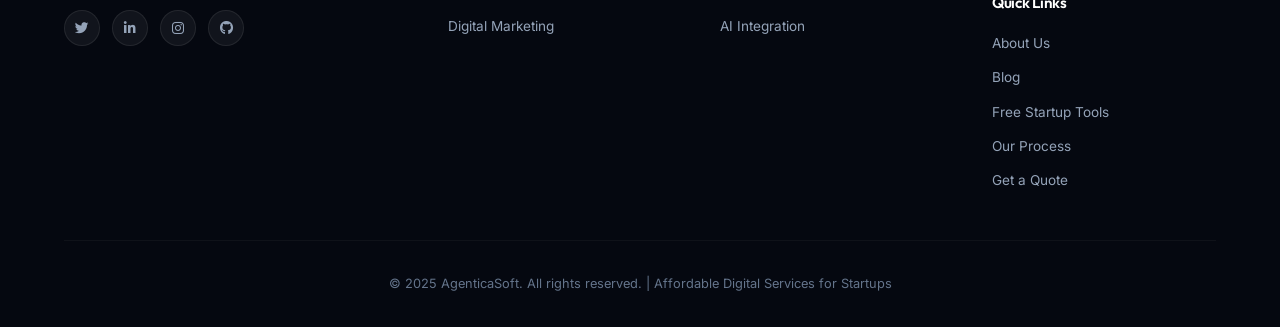
<file: services/web-development-for-startups.html>
<!DOCTYPE html>
<html lang="en">

<head>
    <meta charset="UTF-8">
    <meta name="viewport" content="width=device-width, initial-scale=1.0">
    <title>Web Development for Startups | AgenticaSoft</title>
    <meta name="description"
        content="Affordable web development for startups — custom business websites, frontend and backend web applications, and CMS development at startup-friendly prices.">
    <meta name="keywords" content="affordable services for startups, affordable web development, cheap web design, startup SEO, digital marketing for startups, AI chatbot development, workflow automation, cybersecurity audit, custom software solutions, affordable digital services">
    <meta name="robots" content="index, follow">
    <link rel="canonical" href="https://agenticasoft.com/services/web-development-for-startups.html">

    <!-- Open Graph / Facebook -->
    <meta property="og:type" content="website">
    <meta property="og:url" content="https://agenticasoft.com/services/web-development-for-startups.html">
    <meta property="og:title" content="Web Development for Startups | AgenticaSoft">
    <meta property="og:description"
        content="Affordable web development for startups — custom business websites, frontend and backend web applications, and CMS development at startup-friendly prices.">
    <meta property="og:image" content="https://agenticasoft.com/assets/og-image.jpg">
    <meta property="og:site_name" content="AgenticaSoft">

    <!-- Twitter -->
    <meta property="twitter:card" content="summary_large_image">
    <meta property="twitter:url" content="https://agenticasoft.com/services/web-development-for-startups.html">
    <meta property="twitter:title" content="Web Development for Startups | AgenticaSoft">
    <meta property="twitter:description"
        content="Affordable web development for startups — custom business websites, frontend and backend web applications, and CMS development at startup-friendly prices.">
    <meta property="twitter:image" content="https://agenticasoft.com/assets/og-image.jpg">

    <!-- Favicon -->
    <link rel="apple-touch-icon" sizes="180x180" href="../uploads/apple-touch-icon.png">
    <link rel="icon" type="image/png" sizes="32x32" href="../uploads/favicon-32x32.png">
    <link rel="icon" href="../uploads/favicon.ico" sizes="any">
    <link rel="manifest" href="../site.webmanifest">

    <!-- Google Fonts -->
    <link rel="preconnect" href="https://fonts.googleapis.com">
    <link rel="preconnect" href="https://fonts.gstatic.com" crossorigin>
    <link
        href="https://fonts.googleapis.com/css2?family=Inter:wght@300;400;500;600;700&family=Outfit:wght@400;500;600;700&display=swap"
        rel="stylesheet">

    <!-- CSS -->
    <link rel="stylesheet" href="../css/style.css">

    <!-- Font Awesome -->
    <link rel="stylesheet" href="https://cdnjs.cloudflare.com/ajax/libs/font-awesome/6.5.0/css/all.min.css">

    <!-- Structured Data — Organization -->
    <script type="application/ld+json">
{
  "@context": "https://schema.org",
  "@type": "Organization",
  "name": "AgenticaSoft",
  "url": "https://agenticasoft.com/",
  "logo": "https://agenticasoft.com/logo.png",
  "description": "AgenticaSoft is a technology solutions startup providing affordable web development, web design, SEO, digital marketing, AI chatbot development, workflow automation, cybersecurity audits, and custom software solutions for startups and businesses.",
  "slogan": "Affordable Digital Solutions for Growing Startups",
  "sameAs": [
    "https://www.facebook.com/AgenticaSoft",
    "https://www.linkedin.com/company/agenticasoft",
    "https://twitter.com/AgenticaSoft"
  ],
  "contactPoint": [
    {
      "@type": "ContactPoint",
      "telephone": "+92 3145595105",
      "contactType": "customer support",
      "areaServed": "Global",
      "availableLanguage": ["English"]
    }
  ],
  "founder": {
    "@type": "Person",
    "name": "Ali Zuhoor"
  },
  "address": {
    "@type": "PostalAddress",
    "streetAddress": "Korangi Crossing",
    "addressLocality": "Karachi",
    "addressRegion": "Sindh",
    "addressCountry": "PK"
  },
  "hasOfferCatalog": {
    "@type": "OfferCatalog",
    "name": "Affordable Digital Services for Startups",
    "itemListElement": [
      {
        "@type": "Offer",
        "itemOffered": {
          "@type": "Service",
          "name": "Affordable Web Development for Startups",
          "description": "Custom business websites, frontend and backend web applications, and CMS development at startup-friendly prices."
        }
      },
      {
        "@type": "Offer",
        "itemOffered": {
          "@type": "Service",
          "name": "Web Design Services",
          "description": "Professional responsive web design, landing pages, and website redesigns for businesses and startups."
        }
      },
      {
        "@type": "Offer",
        "itemOffered": {
          "@type": "Service",
          "name": "UI/UX Design",
          "description": "User experience research, wireframing, prototyping, and design systems for web and mobile applications."
        }
      },
      {
        "@type": "Offer",
        "itemOffered": {
          "@type": "Service",
          "name": "AI Chatbot Development",
          "description": "Custom AI chatbot solutions for websites and platforms to enhance customer engagement and automate support."
        }
      },
      {
        "@type": "Offer",
        "itemOffered": {
          "@type": "Service",
          "name": "AI Integration Services",
          "description": "Integration of AI APIs, machine learning models, and intelligent automation into existing business workflows."
        }
      },
      {
        "@type": "Offer",
        "itemOffered": {
          "@type": "Service",
          "name": "Workflow Automation",
          "description": "Business process automation, API integrations, and robotic process automation to streamline operations and reduce costs."
        }
      },
      {
        "@type": "Offer",
        "itemOffered": {
          "@type": "Service",
          "name": "Affordable SEO Services for Startups",
          "description": "Technical SEO, on-page optimization, local SEO, and content strategy to improve online visibility for startups."
        }
      },
      {
        "@type": "Offer",
        "itemOffered": {
          "@type": "Service",
          "name": "Digital Marketing",
          "description": "Social media marketing, PPC advertising, email marketing, and analytics for startup growth."
        }
      },
      {
        "@type": "Offer",
        "itemOffered": {
          "@type": "Service",
          "name": "Cybersecurity Audits",
          "description": "Vulnerability assessments, penetration testing, security compliance reviews, and hardening for web applications."
        }
      },
      {
        "@type": "Offer",
        "itemOffered": {
          "@type": "Service",
          "name": "Custom Software Solutions",
          "description": "SaaS development, enterprise applications, cloud-native solutions, and custom software for unique business needs."
        }
      }
    ]
  }
}
</script>

    <!-- Clarity Analytics -->
    <script type="text/javascript">
        (function(c,l,a,r,i,t,y){
            c[a]=c[a]||function(){(c[a].q=c[a].q||[]).push(arguments)};
            t=l.createElement(r);t.async=1;t.src="https://www.clarity.ms/tag/"+i;
            y=l.getElementsByTagName(r)[0];y.parentNode.insertBefore(t,y);
        })(window, document, "clarity", "script", "vays2qxbi3");
    </script>
</head>

<body>

    <nav class="navbar" id="navbar">
        <div class="container nav-container">
            <a href="../index.html" class="logo">
                <span class="text-gradient">Agentica</span> Soft
            </a>

            <ul class="nav-links" id="nav-links">
                <li><a href="../index.html#home" class="nav-link">Home</a></li>
                <li><a href="../index.html#about" class="nav-link">About</a></li>
                <li class="nav-item-dropdown">
                    <a href="../index.html#services" class="nav-link dropdown-trigger">Services <i class="fas fa-chevron-down dropdown-arrow"></i></a>
                    <ul class="dropdown-menu">
                        <li><a href="../services/web-development-for-startups.html"><i class="fas fa-laptop-code"></i> Web Development</a></li>
                        <li><a href="../services/web-design-for-startups.html"><i class="fas fa-palette"></i> Web Design</a></li>
                        <li><a href="../services/ui-ux-design.html"><i class="fas fa-pen-ruler"></i> UI/UX Design</a></li>
                        <li><a href="../services/seo-for-startups.html"><i class="fas fa-chart-line"></i> SEO Optimization</a></li>
                        <li><a href="../services/digital-marketing-for-startups.html"><i class="fas fa-bullhorn"></i> Digital Marketing</a></li>
                        <li><a href="../services/ai-chatbot-development.html"><i class="fas fa-robot"></i> AI Chatbots</a></li>
                        <li><a href="../services/workflow-automation.html"><i class="fas fa-gears"></i> Workflow Automation</a></li>
                        <li><a href="../services/cybersecurity-audit.html"><i class="fas fa-shield-halved"></i> Cybersecurity Audits</a></li>
                        <li><a href="../services/custom-software-development.html"><i class="fas fa-code"></i> Custom Software</a></li>
                        <li><a href="../services/ai-integration-services.html"><i class="fas fa-microchip"></i> AI Integration</a></li>
                    </ul>
                </li>
                <li><a href="../index.html#process" class="nav-link">Process</a></li>
                <li><a href="../index.html#lead-magnet" class="nav-link">Free Tools</a></li>
                <li><a href="../blog.html" class="nav-link">Blog</a></li>
                <li><a href="../index.html#contact" class="nav-link">Contact</a></li>
                <li><a href="../index.html#contact" class="btn btn-primary nav-cta">Get Started</a></li>
            </ul>

            <div class="menu-toggle">
                <svg width="24" height="24" viewBox="0 0 24 24" fill="none" xmlns="http://www.w3.org/2000/svg">
                    <path d="M3 12H21" stroke="white" stroke-width="2" stroke-linecap="round" stroke-linejoin="round"/>
                    <path d="M3 6H21" stroke="white" stroke-width="2" stroke-linecap="round" stroke-linejoin="round"/>
                    <path d="M3 18H21" stroke="white" stroke-width="2" stroke-linecap="round" stroke-linejoin="round"/>
                </svg>
            </div>
        </div>
    </nav>

    <div class="breadcrumb-wrap">
        <div class="container">
            <nav aria-label="Breadcrumb">
                <ol class="breadcrumb" itemscope itemtype="https://schema.org/BreadcrumbList">
                    <li class="breadcrumb-item" itemprop="itemListElement" itemscope itemtype="https://schema.org/ListItem">
                        <a href="../index.html" itemprop="item"><span itemprop="name">Home</span></a>
                        <meta itemprop="position" content="1" />
                    </li>
                    <li class="breadcrumb-item" itemprop="itemListElement" itemscope itemtype="https://schema.org/ListItem">
                        <a href="../index.html#services" itemprop="item"><span itemprop="name">Services</span></a>
                        <meta itemprop="position" content="2" />
                    </li>
                    <li class="breadcrumb-item active" itemprop="itemListElement" itemscope itemtype="https://schema.org/ListItem" aria-current="page">
                        <span itemprop="name">Web Development</span>
                        <meta itemprop="position" content="3" />
                    </li>
                </ol>
            </nav>
        </div>
    </div>

<!-- Dynamic SEO Metadata & FAQ Schema -->
<script type="application/ld+json">
{
    "@context": "https://schema.org",
    "@type": "FAQPage",
    "mainEntity": [
        {
            "@type": "Question",
            "name": "How much does a startup website cost?",
            "acceptedAnswer": {
                "@type": "Answer",
                "text": "Our startup website development starts at $1,500 for a marketing site and goes up based on complexity. We build a clear roadmap showing exactly where every dollar is spent, ensuring you pay only for features that drive user growth and conversions."
            }
        },
        {
            "@type": "Question",
            "name": "How long does it take to build a website?",
            "acceptedAnswer": {
                "@type": "Answer",
                "text": "A custom marketing website takes between 2 to 4 weeks from kickoff to launch. More complex web applications, software MVPs, or full headless e-commerce builds can take 6 to 10 weeks, depending on integration requirements and features."
            }
        },
        {
            "@type": "Question",
            "name": "Can you migrate my existing site without downtime?",
            "acceptedAnswer": {
                "@type": "Answer",
                "text": "Yes. We build and test your new website on a secure staging server. Once it is fully approved, we handle the domain transition, database migration, and URL redirections during off-peak hours, ensuring zero disruption to your active users."
            }
        },
        {
            "@type": "Question",
            "name": "Do you build on WordPress or custom code?",
            "acceptedAnswer": {
                "@type": "Answer",
                "text": "We build on both! The choice depends entirely on your needs. For content-heavy sites needing daily edits, we recommend a hardened, custom WordPress CMS. For custom SaaS apps, interactive tools, or web services, we build custom React/Node.js code."
            }
        },
        {
            "@type": "Question",
            "name": "Will my site be mobile-friendly and fast?",
            "acceptedAnswer": {
                "@type": "Answer",
                "text": "Absolutely. Every site we build is mobile-first, fully responsive, and highly optimized for speed. We test against Google Lighthouse Core Web Vitals to guarantee fast load times, which boosts user experience and search engine optimization (SEO) performance."
            }
        },
        {
            "@type": "Question",
            "name": "Do you offer maintenance after launch?",
            "acceptedAnswer": {
                "@type": "Answer",
                "text": "Yes, we provide 30 days of free support post-launch to fix any bugs. We also offer affordable monthly maintenance plans that cover regular security updates, backup monitoring, speed optimization, and content updates."
            }
        }
    ]
}
</script>

<!-- Service Hero Section -->
<section class="service-hero">
    <!-- Background Glow Effects -->
    <div class="glow-effect" style="top: -80px; left: -80px; width: 600px; height: 600px; opacity: 0.4;"></div>
    <div class="glow-effect" style="bottom: -50px; right: -50px; width: 500px; height: 500px; background: radial-gradient(circle, rgba(6, 182, 212, 0.12) 0%, transparent 70%);"></div>

    <div class="container">
        <div class="service-hero-grid">
            <div class="reveal active">
                <div class="service-meta-badge">
                    <i class="fas fa-laptop-code"></i> Affordable Web Development
                </div>

                <h1 class="hero-title" style="margin-bottom: 1.5rem; font-size: 3rem; line-height: 1.2;">
                    Web Development Built for Startups, Not Enterprises
                </h1>

                <p class="hero-desc" style="margin-bottom: 2rem; color: var(--text-muted); font-size: 1.1rem; line-height: 1.8;">
                    In the fast-moving startup landscape, your website isn't just a digital business card—it is the engine of your growth. But too many founders get trapped between two extremes: generic no-code templates that shatter the moment they need custom functionality, and bloated enterprise agencies that demand six-figure budgets and six-month timelines. At AgenticaSoft, we break this cycle. We deliver custom, high-performance, and hand-coded websites and web applications designed explicitly for early-stage companies. Our stack is modern, our architecture is clean and highly scalable, and our pricing is optimized for startup budgets. We build with the future in mind, ensuring your digital presence is ready to grow from your first seed pitch to your Series A and beyond.
                </p>

                <div class="hero-actions">
                    <a href="#quote-form" class="btn btn-primary">
                        <i class="fas fa-rocket"></i> Get a Free Quote
                    </a>
                    <a href="#deliverables" class="btn btn-outline">
                        <i class="fas fa-list-check"></i> What's Included
                    </a>
                </div>

                <div class="hero-trust-badges" style="margin-top: 2.5rem;">
                    <div><i class="fas fa-check-circle" style="color: var(--success-color);"></i> Startup-Friendly Rates</div>
                    <div><i class="fas fa-check-circle" style="color: var(--primary-light);"></i> Scale-Ready Stack</div>
                    <div><i class="fas fa-check-circle" style="color: var(--accent-color);"></i> Direct Dev Team</div>
                </div>
            </div>

            <!-- "Who This Is For" Side Block -->
            <div class="glass-card reveal active" style="padding: 2.5rem; border-color: rgba(239, 68, 68, 0.15);">
                <h3 style="font-size: 1.4rem; color: #fff; margin-bottom: 1rem;">
                    <i class="fas fa-circle-exclamation" style="color: var(--danger-color); margin-right: 0.5rem;"></i>
                    Who This Is For
                </h3>
                <p style="color: var(--text-muted); font-size: 0.95rem; line-height: 1.6;">
                    Building a startup is hard. We help founders solve the exact product challenges that hold back growth.
                </p>
                <div class="pain-points-list">
                    
                <div class="pain-point-item">
                    <i class="fas fa-times-circle"></i>
                    <div class="pain-point-text">
                        <h5>Pitch Deck Deadlines</h5>
                        <p>You need a polished, professional site live before your next investor meeting, product launch, or marketing push, but developers are quoting months.</p>
                    </div>
                </div>
                <div class="pain-point-item">
                    <i class="fas fa-times-circle"></i>
                    <div class="pain-point-text">
                        <h5>Outgrowing No-Code Builders</h5>
                        <p>Your Webflow, Wix, or Squarespace site is slowing down, behaving unpredictably, or cannot integrate with the custom database or APIs you need.</p>
                    </div>
                </div>
                <div class="pain-point-item">
                    <i class="fas fa-times-circle"></i>
                    <div class="pain-point-text">
                        <h5>Enterprise Pricing Bloat</h5>
                        <p>Traditional development agencies are quoting enterprise-level retainers and budgets that make no sense for a lean, bootstrapped, or newly-funded startup.</p>
                    </div>
                </div>
                </div>
            </div>
        </div>
    </div>
</section>

<!-- Deliverables Section -->
<section id="deliverables" class="services-section" style="border-top: 1px solid var(--card-border); background: var(--dark-bg-alt);">
    <div class="container">
        <div class="header-center" style="text-align: center; margin-bottom: 3rem;">
            <h2 class="section-title">
                <span>Deliverables</span>
                What We Deliver
            </h2>
            <p class="section-subtitle" style="max-width: 700px; margin: 0 auto; color: var(--text-muted);">
                Our services are transparent and deliverable-focused. Here is exactly what is included in our code packages.
            </p>
        </div>

        <div class="service-deliverables-grid">
            
            <div class="deliverable-card">
                <div class="deliverable-icon">
                    <i class="fas fa-globe"></i>
                </div>
                <h3>Custom Business Websites</h3>
                <p>Hand-coded, lightweight sites optimized for lightning-fast speeds and high conversions. Whether built on React, a custom framework, or a highly refined CMS, we ensure your brand looks premium, loads in under a second, and ranks organically on Google.</p>
            </div>
            <div class="deliverable-card">
                <div class="deliverable-icon">
                    <i class="fas fa-server"></i>
                </div>
                <h3>Frontend &amp; Backend Apps</h3>
                <p>Robust, full-stack web applications engineered with modern technologies like React, Node.js, and SQL/NoSQL databases. We design clean API architectures that enable seamless integration, user authentication, and core product workflows.</p>
            </div>
            <div class="deliverable-card">
                <div class="deliverable-icon">
                    <i class="fas fa-wordpress"></i>
                </div>
                <h3>WordPress &amp; Custom CMS</h3>
                <p>For content-heavy startups that need a marketing site their team can easily edit. We strip out default WordPress bloat, implement strict security hardening, and build custom Gutenberg blocks for visual, hassle-free editing.</p>
            </div>
            <div class="deliverable-card">
                <div class="deliverable-icon">
                    <i class="fas fa-shopping-cart"></i>
                </div>
                <h3>E-Commerce Storefronts</h3>
                <p>Custom Shopify setups or headless e-commerce builds designed to drive sales. We integrate secure payment gateways, configure complex inventory systems, and build conversion-optimized checkouts that reduce abandoned carts.</p>
            </div>
        </div>
    </div>
</section>

<!-- Timeline / Process Section -->
<section class="process-section" style="padding: var(--section-spacing) 0; border-top: 1px solid var(--card-border);">
    <div class="container">
        <div class="header-center" style="text-align: center; margin-bottom: 3rem;">
            <h2 class="section-title">
                <span>The Framework</span>
                Our 4-Step Process
            </h2>
            <p class="section-subtitle" style="max-width: 700px; margin: 0 auto; color: var(--text-muted);">
                We operate with transparency, speed, and continuous feedback. Here is how we build your project.
            </p>
        </div>

        <div class="process-timeline">
            
            <div class="timeline-step reveal">
                <div class="timeline-dot"></div>
                <div class="timeline-content">
                    <span class="timeline-num">Step 01</span>
                    <h4>Discovery &amp; Tech Stack</h4>
                    <p>We start with a discovery session to understand your product goals, target audience, and functional requirements. We analyze your roadmap and propose a lean, optimal tech stack to avoid over-engineering.</p>
                </div>
            </div>
            <div class="timeline-step reveal">
                <div class="timeline-dot"></div>
                <div class="timeline-content">
                    <span class="timeline-num">Step 02</span>
                    <h4>Architecture &amp; Design</h4>
                    <p>We map out the sitemap, define data schemas, and draft interactive wireframes. This ensures all stakeholders are aligned on user flows and functionality before we write a single line of code.</p>
                </div>
            </div>
            <div class="timeline-step reveal">
                <div class="timeline-dot"></div>
                <div class="timeline-content">
                    <span class="timeline-num">Step 03</span>
                    <h4>Agile Build &amp; Iteration</h4>
                    <p>Our developers construct your website in weekly sprints, giving you access to a staging environment to track progress. We implement strict coding standards, responsiveness, and performance checks.</p>
                </div>
            </div>
            <div class="timeline-step reveal">
                <div class="timeline-dot"></div>
                <div class="timeline-content">
                    <span class="timeline-num">Step 04</span>
                    <h4>Security, Testing &amp; Launch</h4>
                    <p>We perform exhaustive cross-browser testing, mobile responsive verification, and core security scans. Once approved, we launch with zero downtime and provide 30 days of direct post-launch support.</p>
                </div>
            </div>
        </div>
    </div>
</section>

<!-- Why Choose AgenticaSoft -->
<section class="why-section" style="padding: var(--section-spacing) 0; border-top: 1px solid var(--card-border); background: var(--dark-bg-alt);">
    <div class="container">
        <div class="header-center" style="text-align: center; margin-bottom: 3rem;">
            <h2 class="section-title">
                <span>The Difference</span>
                Why Startups Choose Us
            </h2>
            <p class="section-subtitle" style="max-width: 700px; margin: 0 auto; color: var(--text-muted);">
                We design and engineer digital systems built to accelerate your traction and help you scale.
            </p>
        </div>

        <div class="why-grid">
            
            <div class="why-card reveal" style="transition-delay: 0s;">
                <div class="why-card-icon">
                    <i class="fas fa-bolt"></i>
                </div>
                <h3>AI-Accelerated Workflows</h3>
                <p>We leverage advanced AI coding assistants to write clean boilerplate and perform initial unit testing, allowing our senior developers to focus on custom business logic, security audits, and UI refinement. This cuts build times and costs in half.</p>
            </div>
            <div class="why-card reveal" style="transition-delay: 0.1s;">
                <div class="why-card-icon">
                    <i class="fas fa-shield-halved"></i>
                </div>
                <h3>Security Hardening by Default</h3>
                <p>Unlike other agencies that charge extra for security, we build with a security-first mindset. Every site includes SSL setup, environment variable protection, secure header configurations, and automated vulnerability scanning.</p>
            </div>
            <div class="why-card reveal" style="transition-delay: 0.2s;">
                <div class="why-card-icon">
                    <i class="fas fa-code-branch"></i>
                </div>
                <h3>Scalable, No-Lock-In Code</h3>
                <p>We write clean, modular, and fully documented code. You retain 100% intellectual property ownership. Your database and backend are built to scale easily, so you don't have to rebuild when you raise your next round.</p>
            </div>
        </div>
    </div>
</section>

<!-- Pricing Signal Block -->
<section class="pricing-section" style="padding: var(--section-spacing) 0; border-top: 1px solid var(--card-border);">
    <div class="container">
        <div class="glass-card pricing-signal-box reveal" style="border-radius: var(--radius-xl);">
            <div class="pricing-signal-grid">
                <div class="pricing-signal-info">
                    <h2 style="font-size: 2.2rem; color: #fff; margin-bottom: 0.5rem; font-family: var(--font-heading);">
                        Transparent Pricing Structure
                    </h2>
                    <p style="color: var(--text-muted); line-height: 1.8; font-size: 1rem;">
                        Simple marketing sites typically range from $1,500 to $3,500. Custom web applications, MVPs, and complex e-commerce platforms vary by feature scope, with most startup projects falling in the $4,000 to $9,000 range. We provide a transparent cost breakdown with zero hidden fees.
                    </p>
                    <p style="color: var(--text-muted); line-height: 1.8; font-size: 1rem;">
                        Every project starts with a detailed sitemap, functional feature map, and developer hourly breakdown, ensuring you pay for nothing you don't need.
                    </p>
                </div>
                <div class="pricing-signal-price">
                    <span class="price-sub">Starting Range</span>
                    <div class="price-val">$1,500 - $9,000</div>
                    <p style="color: var(--text-dim); font-size: 0.85rem; margin-bottom: 1.5rem;">
                        Final quote depends on database structure, external APIs, and integrations.
                    </p>
                    <a href="#quote-form" class="btn btn-primary" style="display: inline-block; width: 100%;">
                        Request Exact Quote
                    </a>
                </div>
            </div>
        </div>
    </div>
</section>

<!-- Client Review Block Placeholder -->
<section class="testimonials-section" style="padding: var(--section-spacing) 0; border-top: 1px solid var(--card-border); background: var(--dark-bg-alt);">
    <div class="container" style="text-align: center;">
        <div class="glass-card reveal" style="max-width: 800px; margin: 0 auto; padding: 3rem; border-radius: var(--radius-xl);">
            <i class="fas fa-quote-left" style="font-size: 2.5rem; color: var(--primary-light); opacity: 0.3; margin-bottom: 1.5rem; display: block;"></i>
            <p style="font-size: 1.2rem; color: #fff; font-style: italic; line-height: 1.8; margin-bottom: 1.5rem;">
                "AgenticaSoft delivered our project within three weeks and at a fraction of the cost quoted by other agencies. Their developers mapped out our architecture, set up secure databases, and launched with zero bugs. Highly recommended technical partner!"
            </p>
            <h4 style="font-size: 1.1rem; color: var(--primary-light); margin-bottom: 0.25rem;">Startup Founder</h4>
            <span style="font-size: 0.85rem; color: var(--text-dim);">Early-Stage Fintech Platform</span>
        </div>
    </div>
</section>

<!-- FAQs Section -->
<section id="faq" class="faq-section" style="padding: var(--section-spacing) 0; border-top: 1px solid var(--card-border);">
    <div class="container">
        <div class="header-center" style="text-align: center; margin-bottom: 4rem;">
            <h2 class="section-title">
                <span>FAQ</span>
                Frequently Asked Questions
            </h2>
            <p class="section-subtitle" style="max-width: 700px; margin: 0 auto; color: var(--text-muted);">
                Get answers to common queries about our Affordable Web Development services.
            </p>
        </div>

        <div class="faq-grid" style="max-width: 800px; margin: 0 auto; display: flex; flex-direction: column; gap: 1rem;">
            
            <div class="glass-card faq-item reveal" style="transition-delay: 0s;">
                <div class="faq-question">
                    <h4>How much does a startup website cost?</h4>
                    <i class="fas fa-chevron-down"></i>
                </div>
                <div class="faq-answer">
                    <p>Our startup website development starts at $1,500 for a marketing site and goes up based on complexity. We build a clear roadmap showing exactly where every dollar is spent, ensuring you pay only for features that drive user growth and conversions.</p>
                </div>
            </div>
            <div class="glass-card faq-item reveal" style="transition-delay: 0.05s;">
                <div class="faq-question">
                    <h4>How long does it take to build a website?</h4>
                    <i class="fas fa-chevron-down"></i>
                </div>
                <div class="faq-answer">
                    <p>A custom marketing website takes between 2 to 4 weeks from kickoff to launch. More complex web applications, software MVPs, or full headless e-commerce builds can take 6 to 10 weeks, depending on integration requirements and features.</p>
                </div>
            </div>
            <div class="glass-card faq-item reveal" style="transition-delay: 0.1s;">
                <div class="faq-question">
                    <h4>Can you migrate my existing site without downtime?</h4>
                    <i class="fas fa-chevron-down"></i>
                </div>
                <div class="faq-answer">
                    <p>Yes. We build and test your new website on a secure staging server. Once it is fully approved, we handle the domain transition, database migration, and URL redirections during off-peak hours, ensuring zero disruption to your active users.</p>
                </div>
            </div>
            <div class="glass-card faq-item reveal" style="transition-delay: 0.15s;">
                <div class="faq-question">
                    <h4>Do you build on WordPress or custom code?</h4>
                    <i class="fas fa-chevron-down"></i>
                </div>
                <div class="faq-answer">
                    <p>We build on both! The choice depends entirely on your needs. For content-heavy sites needing daily edits, we recommend a hardened, custom WordPress CMS. For custom SaaS apps, interactive tools, or web services, we build custom React/Node.js code.</p>
                </div>
            </div>
            <div class="glass-card faq-item reveal" style="transition-delay: 0.2s;">
                <div class="faq-question">
                    <h4>Will my site be mobile-friendly and fast?</h4>
                    <i class="fas fa-chevron-down"></i>
                </div>
                <div class="faq-answer">
                    <p>Absolutely. Every site we build is mobile-first, fully responsive, and highly optimized for speed. We test against Google Lighthouse Core Web Vitals to guarantee fast load times, which boosts user experience and search engine optimization (SEO) performance.</p>
                </div>
            </div>
            <div class="glass-card faq-item reveal" style="transition-delay: 0.25s;">
                <div class="faq-question">
                    <h4>Do you offer maintenance after launch?</h4>
                    <i class="fas fa-chevron-down"></i>
                </div>
                <div class="faq-answer">
                    <p>Yes, we provide 30 days of free support post-launch to fix any bugs. We also offer affordable monthly maintenance plans that cover regular security updates, backup monitoring, speed optimization, and content updates.</p>
                </div>
            </div>
        </div>
    </div>
</section>

<!-- Final CTA + Lead Form -->
<section id="quote-form" class="contact-section" style="border-top: 1px solid var(--card-border); background: linear-gradient(180deg, var(--dark-bg) 0%, rgba(59, 130, 246, 0.03) 100%); padding: var(--section-spacing) 0;">
    <div class="container contact-form-container">
        <h2 class="section-title" style="text-align: center;">
            <span>Get a Quote</span>
            Let's Build Your Project
        </h2>
        <p class="section-subtitle" style="text-align: center; max-width: 600px; margin: 0 auto 3rem auto; color: var(--text-muted);">
            Ready to scale? Fill out the form below to get a technical layout and cost breakdown within 24 hours.
        </p>

        <div class="glass-card reveal" style="max-width: 700px; margin: 0 auto; padding: 3rem; border-radius: var(--radius-xl);">
            <form action="" method="POST" class="contact-form">
                <div class="contact-form-grid">
                    <div class="form-group">
                        <label for="contact-name">Name</label>
                        <input type="text" id="contact-name" name="name" required class="form-control" placeholder="Your full name">
                    </div>
                    <div class="form-group">
                        <label for="contact-email">Email</label>
                        <input type="email" id="contact-email" name="email" required class="form-control" placeholder="you@company.com">
                    </div>
                </div>

                <div class="form-group">
                    <label for="contact-service">Service Needed</label>
                    <select id="contact-service" name="service" class="form-control">
                        <option value="Affordable Web Development" selected>Affordable Web Development</option>
                        <option value="Web Development">Web Development</option>
                        <option value="Web Design">Web Design</option>
                        <option value="UI/UX Design">UI/UX Design</option>
                        <option value="AI Chatbot Development">AI Chatbot Development</option>
                        <option value="AI Integration">AI Integration</option>
                        <option value="Workflow Automation">Workflow Automation</option>
                        <option value="SEO Optimization">SEO Optimization</option>
                        <option value="Digital Marketing">Digital Marketing</option>
                        <option value="Cybersecurity Audit">Cybersecurity Audit</option>
                        <option value="Custom Software">Custom Software Solutions</option>
                    </select>
                </div>

                <div class="form-group">
                    <label for="contact-message">Project Description</label>
                    <textarea id="contact-message" name="message" rows="5" required class="form-control" placeholder="Tell us about your project requirements, goals, and timeline..."></textarea>
                </div>

                <button type="submit" id="submit-btn" class="btn btn-primary" style="width: 100%;">
                    <i class="fas fa-paper-plane"></i> Send Request
                </button>
            </form>
        </div>
    </div>
</section>

<!-- Footer Quick Links / Related Services -->
<section class="related-services-section" style="padding: 4rem 0; border-top: 1px solid var(--card-border); background: var(--dark-bg-alt);">
    <div class="container" style="text-align: center;">
        <h3 style="margin-bottom: 1.5rem; font-size: 1.25rem;">Related Startup Services</h3>
        <ul style="display: flex; justify-content: center; gap: 2rem; flex-wrap: wrap; list-style: none;">
            <li><a href="../services/web-design-for-startups.html">Web Design</a></li><li><a href="../services/ui-ux-design.html">UI/UX Design</a></li><li><a href="../services/seo-for-startups.html">SEO Optimization</a></li>
            <li><a href="../blog.html" style="color: var(--primary-light);">Our Blog</a></li>
            <li><a href="../index.html#lead-magnet" style="color: var(--accent-color); font-weight: 500;">Lead Magnet: Tech Stack Checklist</a></li>
        </ul>
    </div>
</section>
    <footer class="site-footer">
        <div class="container">
            <div class="footer-grid">
                <div class="footer-brand">
                    <h3 class="logo" style="margin-bottom: 1.25rem;"><span class="text-gradient">Agentica</span> Soft</h3>
                    <p>
                        Affordable, innovative, and scalable digital services for startups and growing businesses. Your end-to-end technology partner for digital transformation.
                    </p>
                    <div class="footer-socials">
                        <a href="#" aria-label="Twitter"><i class="fab fa-twitter"></i></a>
                        <a href="https://www.linkedin.com/company/agenticasoft" target="_blank" aria-label="LinkedIn"><i class="fab fa-linkedin-in"></i></a>
                        <a href="#" aria-label="Instagram"><i class="fab fa-instagram"></i></a>
                        <a href="#" aria-label="GitHub"><i class="fab fa-github"></i></a>
                    </div>
                </div>
                
                <div>
                    <h4>Services</h4>
                    <ul class="footer-links">
                        <li><a href="../index.html#services">Web Development</a></li>
                        <li><a href="../index.html#services">Web Design</a></li>
                        <li><a href="../index.html#services">UI/UX Design</a></li>
                        <li><a href="../index.html#services">SEO Optimization</a></li>
                        <li><a href="../index.html#services">Digital Marketing</a></li>
                    </ul>
                </div>

                <div>
                    <h4>More Services</h4>
                    <ul class="footer-links">
                        <li><a href="../index.html#services">AI Chatbot Development</a></li>
                        <li><a href="../index.html#services">Workflow Automation</a></li>
                        <li><a href="../index.html#services">Cybersecurity Audits</a></li>
                        <li><a href="../index.html#services">Custom Software</a></li>
                        <li><a href="../index.html#services">AI Integration</a></li>
                    </ul>
                </div>

                <div>
                    <h4>Contact</h4>
                    <ul class="footer-links">
                        <li><i class="fas fa-envelope"></i> info@agenticasoft.com</li>
                        <li><i class="fas fa-phone"></i> +92 314 5595105</li>
                        <li><i class="fas fa-map-marker-alt"></i> Karachi, Pakistan</li>
                    </ul>

                    <h4 style="margin-top: 1.5rem;">Quick Links</h4>
                    <ul class="footer-links">
                        <li><a href="../index.html#about">About Us</a></li>
                        <li><a href="../blog.html">Blog</a></li>
                        <li><a href="../index.html#lead-magnet">Free Startup Tools</a></li>
                        <li><a href="../index.html#process">Our Process</a></li>
                        <li><a href="../index.html#contact">Get a Quote</a></li>
                    </ul>
                </div>
            </div>
            
            <div class="footer-bottom">
                <p>&copy; 2025 AgenticaSoft. All rights reserved. | Affordable Digital Services for Startups</p>
            </div>
        </div>
    </footer>

    <!-- Sticky WhatsApp Icon -->
    <a href="https://wa.me/923145595105" target="_blank" class="whatsapp-btn" aria-label="Chat on WhatsApp">
        <i class="fab fa-whatsapp"></i>
    </a>

    <script src="../js/script.js"></script>
   
</body>
</html>
</file>
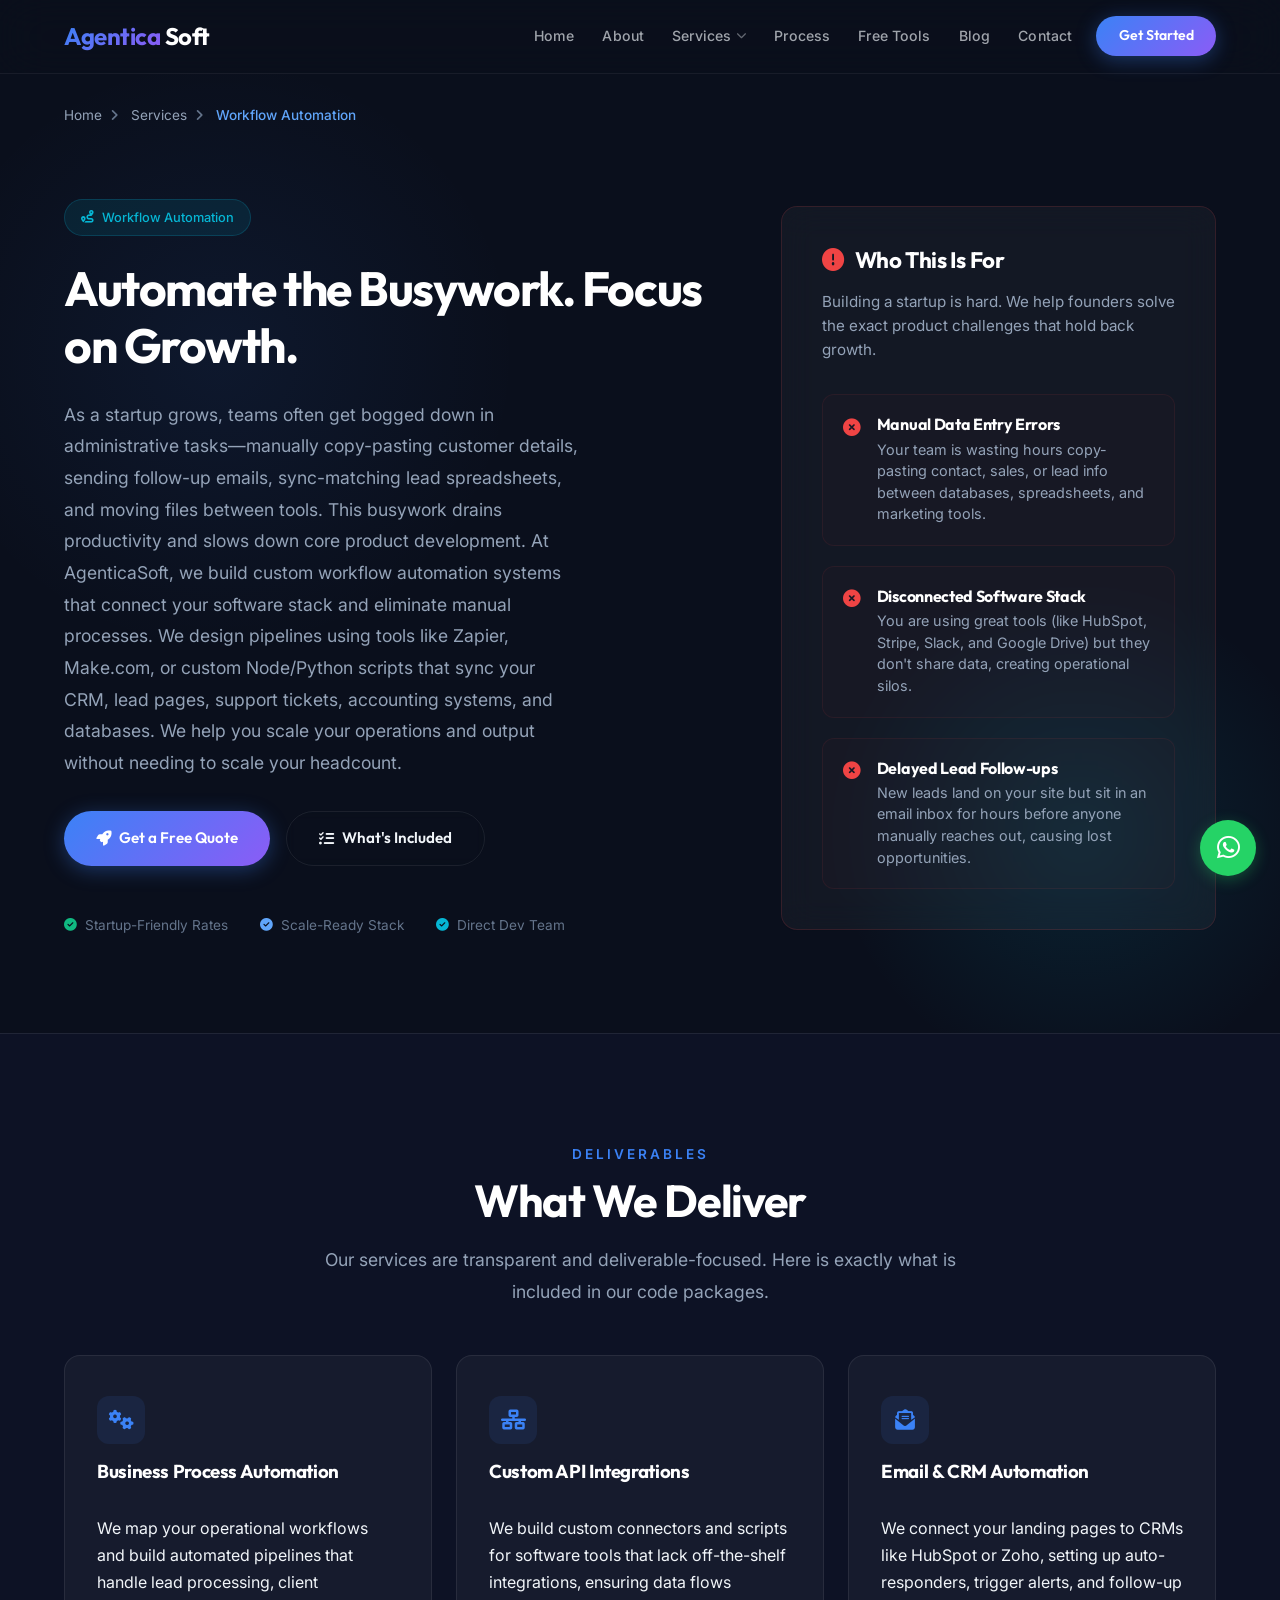
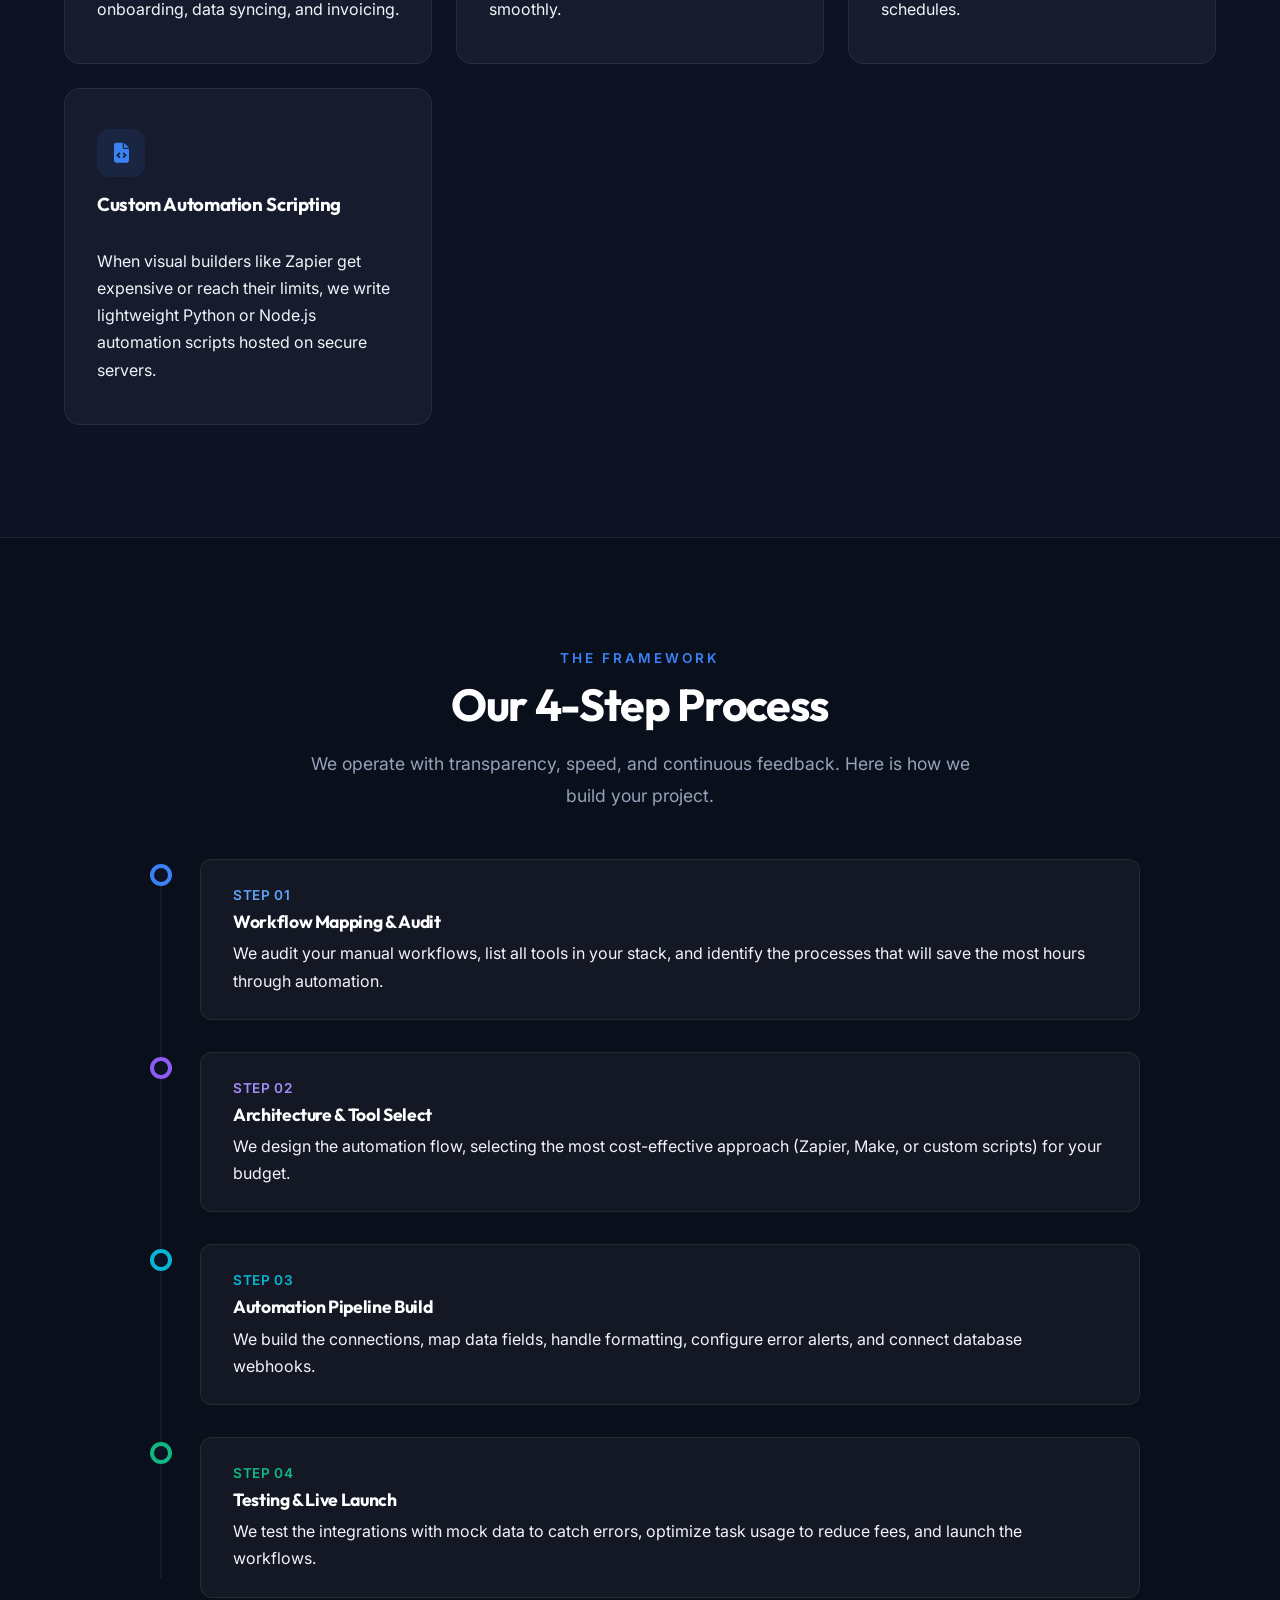
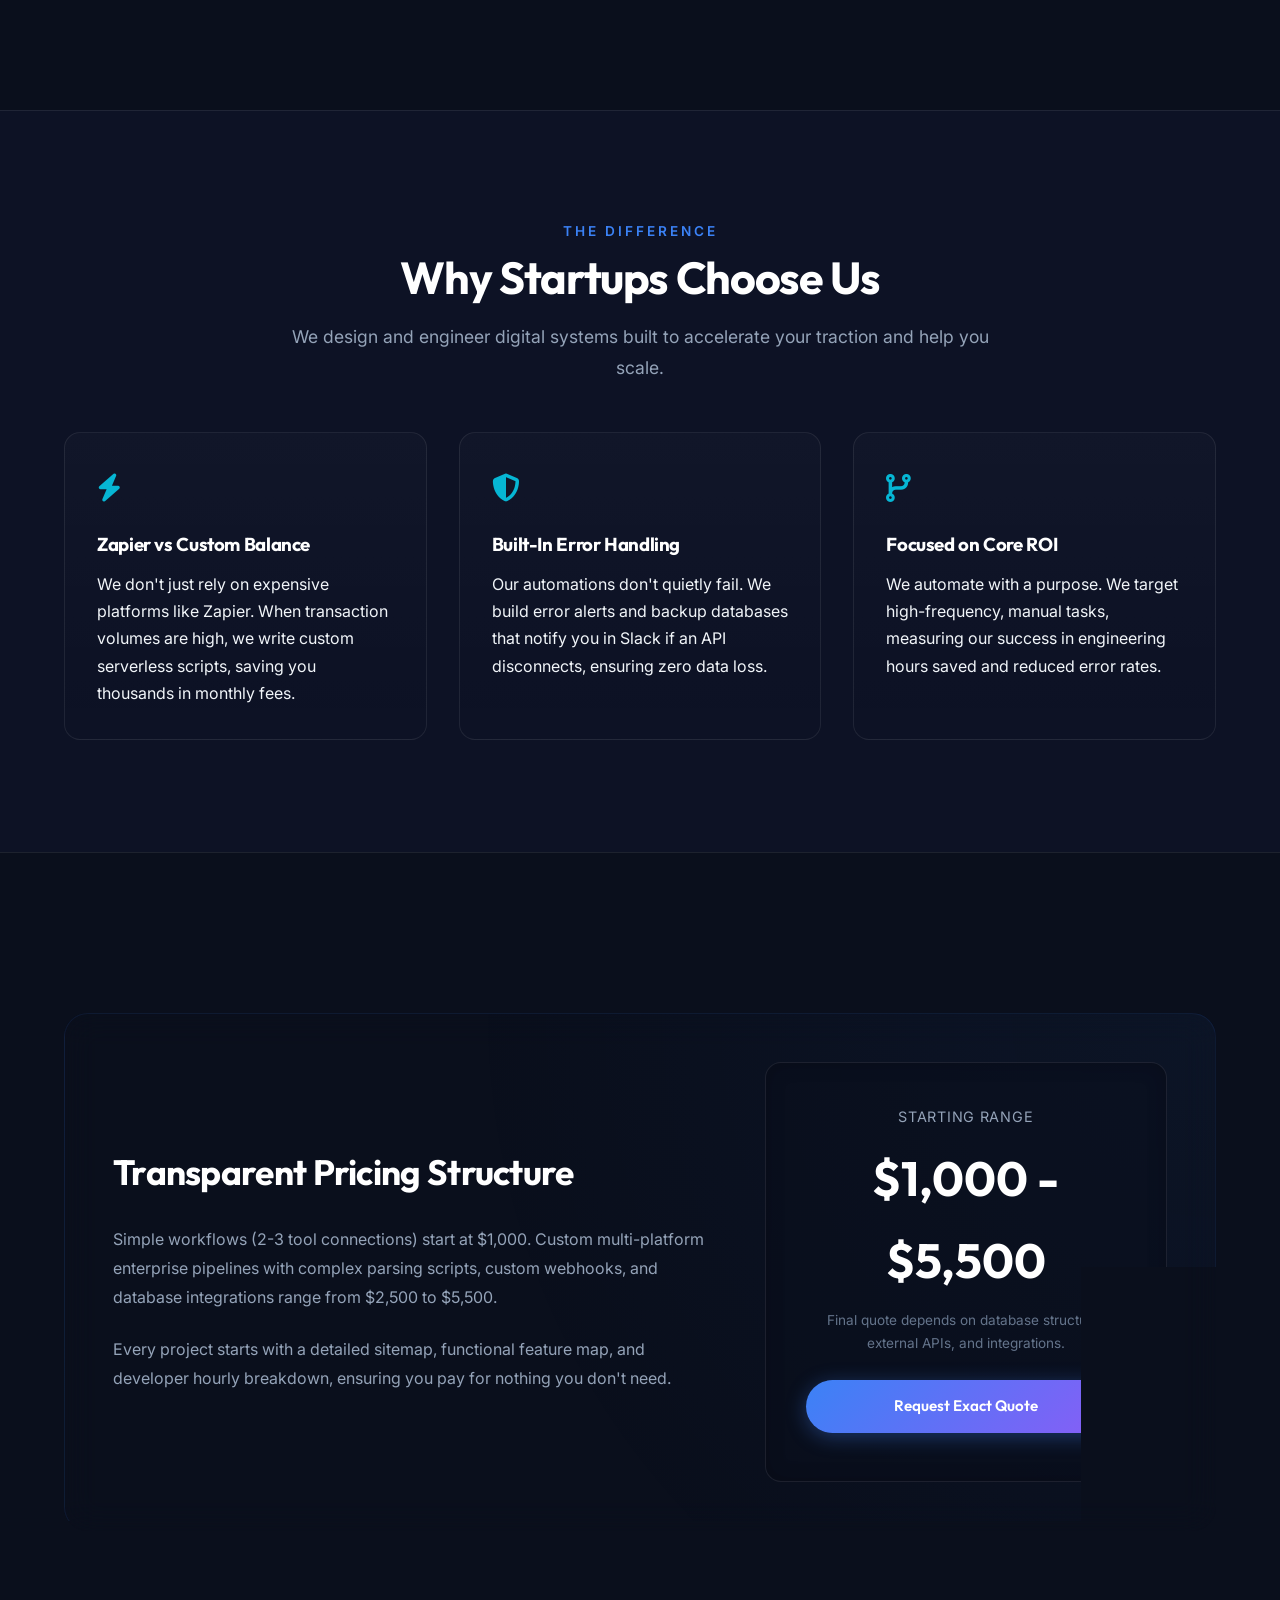
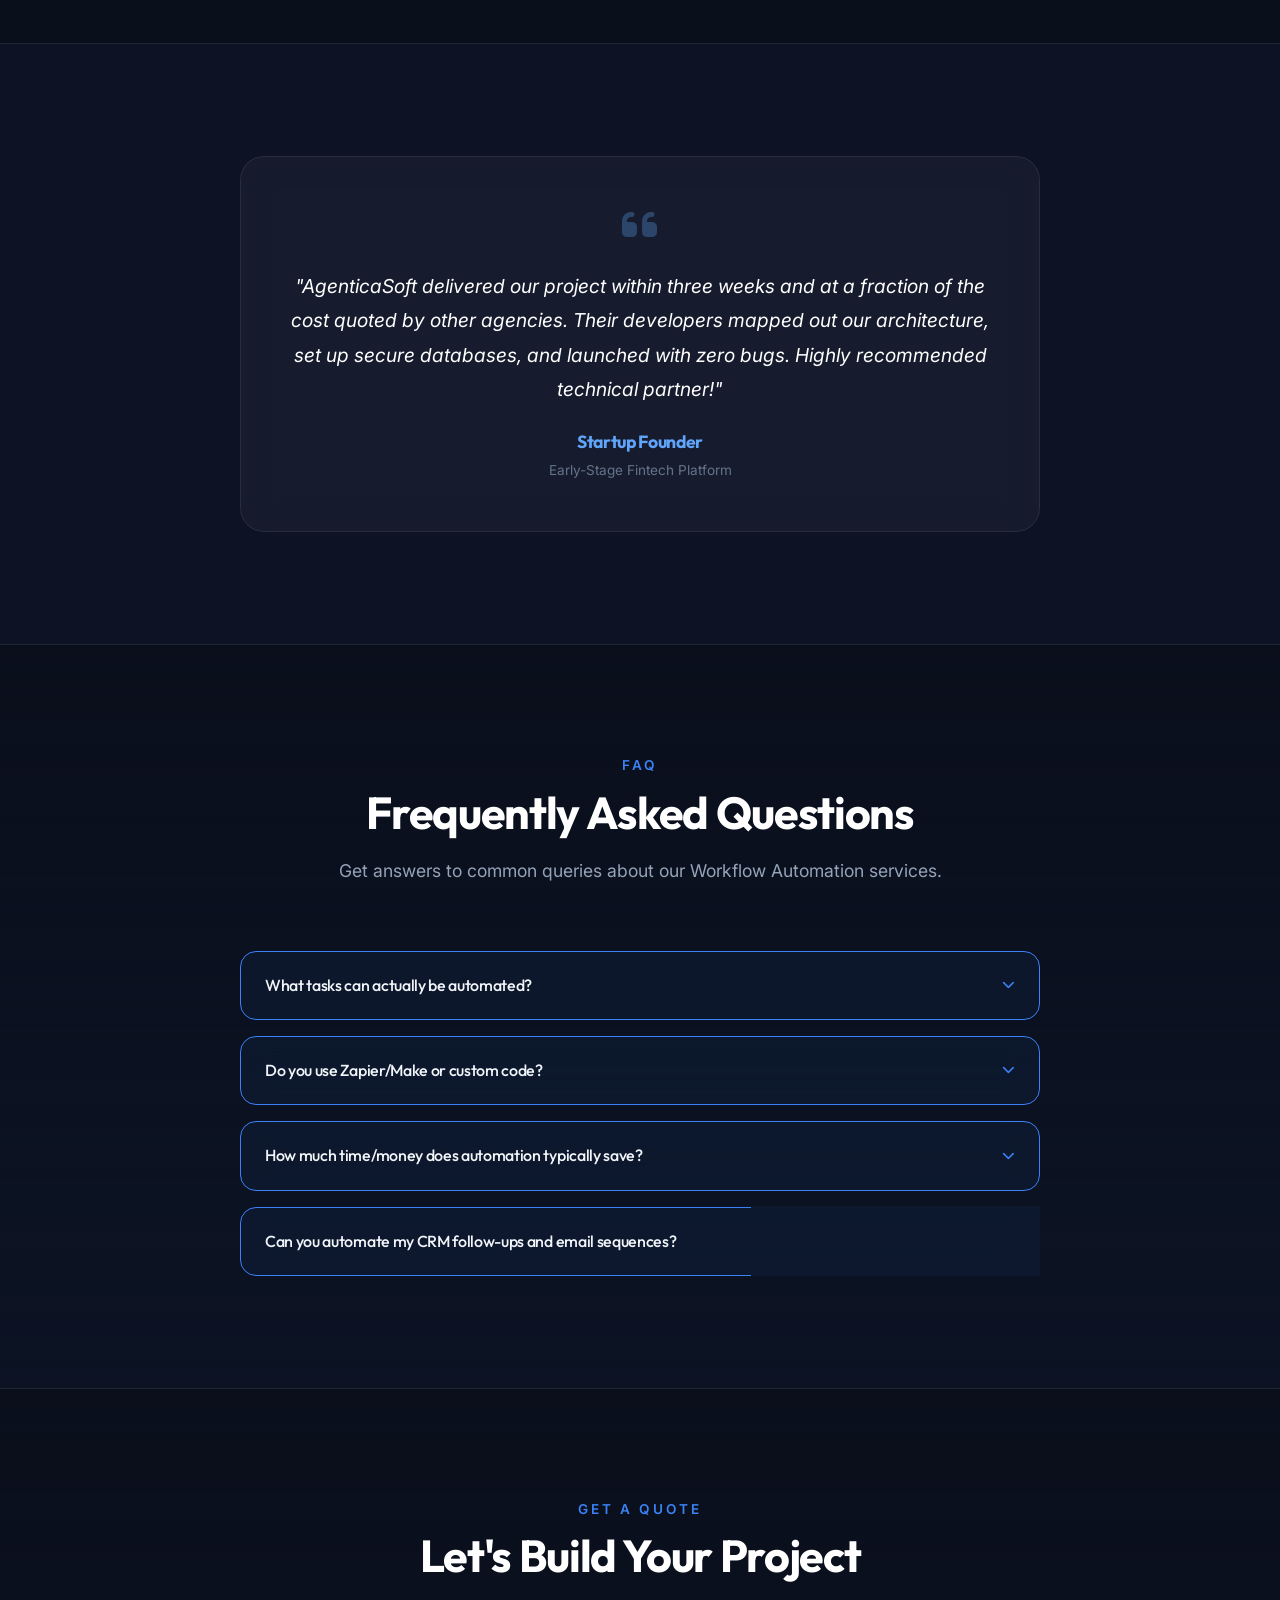
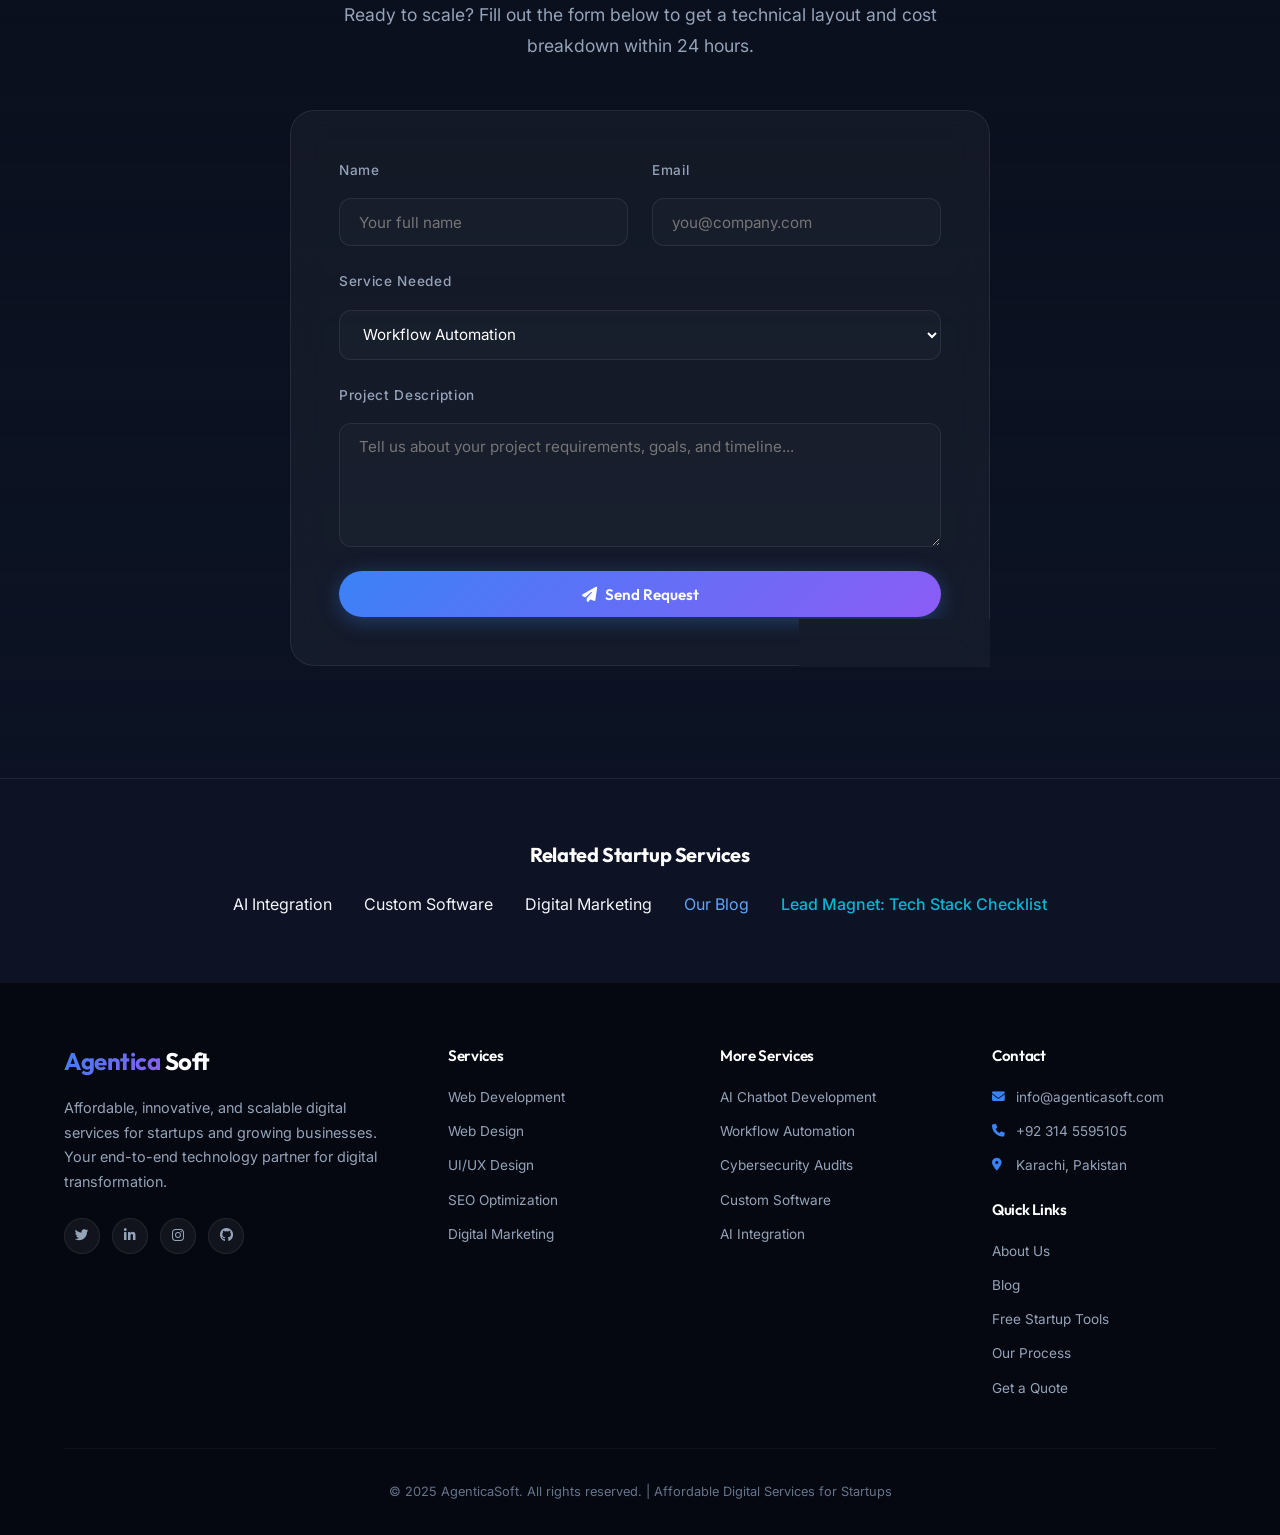
<file: services/workflow-automation.html>
<!DOCTYPE html>
<html lang="en">

<head>
    <meta charset="UTF-8">
    <meta name="viewport" content="width=device-width, initial-scale=1.0">
    <title>Workflow Automation for Startups | AgenticaSoft</title>
    <meta name="description"
        content="Business process automation, API integrations, and robotic process automation to streamline operations.">
    <meta name="keywords" content="affordable services for startups, affordable web development, cheap web design, startup SEO, digital marketing for startups, AI chatbot development, workflow automation, cybersecurity audit, custom software solutions, affordable digital services">
    <meta name="robots" content="index, follow">
    <link rel="canonical" href="https://agenticasoft.com/services/workflow-automation.html">

    <!-- Open Graph / Facebook -->
    <meta property="og:type" content="website">
    <meta property="og:url" content="https://agenticasoft.com/services/workflow-automation.html">
    <meta property="og:title" content="Workflow Automation for Startups | AgenticaSoft">
    <meta property="og:description"
        content="Business process automation, API integrations, and robotic process automation to streamline operations.">
    <meta property="og:image" content="https://agenticasoft.com/assets/og-image.jpg">
    <meta property="og:site_name" content="AgenticaSoft">

    <!-- Twitter -->
    <meta property="twitter:card" content="summary_large_image">
    <meta property="twitter:url" content="https://agenticasoft.com/services/workflow-automation.html">
    <meta property="twitter:title" content="Workflow Automation for Startups | AgenticaSoft">
    <meta property="twitter:description"
        content="Business process automation, API integrations, and robotic process automation to streamline operations.">
    <meta property="twitter:image" content="https://agenticasoft.com/assets/og-image.jpg">

    <!-- Favicon -->
    <link rel="apple-touch-icon" sizes="180x180" href="../uploads/apple-touch-icon.png">
    <link rel="icon" type="image/png" sizes="32x32" href="../uploads/favicon-32x32.png">
    <link rel="icon" href="../uploads/favicon.ico" sizes="any">
    <link rel="manifest" href="../site.webmanifest">

    <!-- Google Fonts -->
    <link rel="preconnect" href="https://fonts.googleapis.com">
    <link rel="preconnect" href="https://fonts.gstatic.com" crossorigin>
    <link
        href="https://fonts.googleapis.com/css2?family=Inter:wght@300;400;500;600;700&family=Outfit:wght@400;500;600;700&display=swap"
        rel="stylesheet">

    <!-- CSS -->
    <link rel="stylesheet" href="../css/style.css">

    <!-- Font Awesome -->
    <link rel="stylesheet" href="https://cdnjs.cloudflare.com/ajax/libs/font-awesome/6.5.0/css/all.min.css">

    <!-- Structured Data — Organization -->
    <script type="application/ld+json">
{
  "@context": "https://schema.org",
  "@type": "Organization",
  "name": "AgenticaSoft",
  "url": "https://agenticasoft.com/",
  "logo": "https://agenticasoft.com/logo.png",
  "description": "AgenticaSoft is a technology solutions startup providing affordable web development, web design, SEO, digital marketing, AI chatbot development, workflow automation, cybersecurity audits, and custom software solutions for startups and businesses.",
  "slogan": "Affordable Digital Solutions for Growing Startups",
  "sameAs": [
    "https://www.facebook.com/AgenticaSoft",
    "https://www.linkedin.com/company/agenticasoft",
    "https://twitter.com/AgenticaSoft"
  ],
  "contactPoint": [
    {
      "@type": "ContactPoint",
      "telephone": "+92 3145595105",
      "contactType": "customer support",
      "areaServed": "Global",
      "availableLanguage": ["English"]
    }
  ],
  "founder": {
    "@type": "Person",
    "name": "Ali Zuhoor"
  },
  "address": {
    "@type": "PostalAddress",
    "streetAddress": "Korangi Crossing",
    "addressLocality": "Karachi",
    "addressRegion": "Sindh",
    "addressCountry": "PK"
  },
  "hasOfferCatalog": {
    "@type": "OfferCatalog",
    "name": "Affordable Digital Services for Startups",
    "itemListElement": [
      {
        "@type": "Offer",
        "itemOffered": {
          "@type": "Service",
          "name": "Affordable Web Development for Startups",
          "description": "Custom business websites, frontend and backend web applications, and CMS development at startup-friendly prices."
        }
      },
      {
        "@type": "Offer",
        "itemOffered": {
          "@type": "Service",
          "name": "Web Design Services",
          "description": "Professional responsive web design, landing pages, and website redesigns for businesses and startups."
        }
      },
      {
        "@type": "Offer",
        "itemOffered": {
          "@type": "Service",
          "name": "UI/UX Design",
          "description": "User experience research, wireframing, prototyping, and design systems for web and mobile applications."
        }
      },
      {
        "@type": "Offer",
        "itemOffered": {
          "@type": "Service",
          "name": "AI Chatbot Development",
          "description": "Custom AI chatbot solutions for websites and platforms to enhance customer engagement and automate support."
        }
      },
      {
        "@type": "Offer",
        "itemOffered": {
          "@type": "Service",
          "name": "AI Integration Services",
          "description": "Integration of AI APIs, machine learning models, and intelligent automation into existing business workflows."
        }
      },
      {
        "@type": "Offer",
        "itemOffered": {
          "@type": "Service",
          "name": "Workflow Automation",
          "description": "Business process automation, API integrations, and robotic process automation to streamline operations and reduce costs."
        }
      },
      {
        "@type": "Offer",
        "itemOffered": {
          "@type": "Service",
          "name": "Affordable SEO Services for Startups",
          "description": "Technical SEO, on-page optimization, local SEO, and content strategy to improve online visibility for startups."
        }
      },
      {
        "@type": "Offer",
        "itemOffered": {
          "@type": "Service",
          "name": "Digital Marketing",
          "description": "Social media marketing, PPC advertising, email marketing, and analytics for startup growth."
        }
      },
      {
        "@type": "Offer",
        "itemOffered": {
          "@type": "Service",
          "name": "Cybersecurity Audits",
          "description": "Vulnerability assessments, penetration testing, security compliance reviews, and hardening for web applications."
        }
      },
      {
        "@type": "Offer",
        "itemOffered": {
          "@type": "Service",
          "name": "Custom Software Solutions",
          "description": "SaaS development, enterprise applications, cloud-native solutions, and custom software for unique business needs."
        }
      }
    ]
  }
}
</script>

    <!-- Clarity Analytics -->
    <script type="text/javascript">
        (function(c,l,a,r,i,t,y){
            c[a]=c[a]||function(){(c[a].q=c[a].q||[]).push(arguments)};
            t=l.createElement(r);t.async=1;t.src="https://www.clarity.ms/tag/"+i;
            y=l.getElementsByTagName(r)[0];y.parentNode.insertBefore(t,y);
        })(window, document, "clarity", "script", "vays2qxbi3");
    </script>
</head>

<body>

    <nav class="navbar" id="navbar">
        <div class="container nav-container">
            <a href="../index.html" class="logo">
                <span class="text-gradient">Agentica</span> Soft
            </a>

            <ul class="nav-links" id="nav-links">
                <li><a href="../index.html#home" class="nav-link">Home</a></li>
                <li><a href="../index.html#about" class="nav-link">About</a></li>
                <li class="nav-item-dropdown">
                    <a href="../index.html#services" class="nav-link dropdown-trigger">Services <i class="fas fa-chevron-down dropdown-arrow"></i></a>
                    <ul class="dropdown-menu">
                        <li><a href="../services/web-development-for-startups.html"><i class="fas fa-laptop-code"></i> Web Development</a></li>
                        <li><a href="../services/web-design-for-startups.html"><i class="fas fa-palette"></i> Web Design</a></li>
                        <li><a href="../services/ui-ux-design.html"><i class="fas fa-pen-ruler"></i> UI/UX Design</a></li>
                        <li><a href="../services/seo-for-startups.html"><i class="fas fa-chart-line"></i> SEO Optimization</a></li>
                        <li><a href="../services/digital-marketing-for-startups.html"><i class="fas fa-bullhorn"></i> Digital Marketing</a></li>
                        <li><a href="../services/ai-chatbot-development.html"><i class="fas fa-robot"></i> AI Chatbots</a></li>
                        <li><a href="../services/workflow-automation.html"><i class="fas fa-gears"></i> Workflow Automation</a></li>
                        <li><a href="../services/cybersecurity-audit.html"><i class="fas fa-shield-halved"></i> Cybersecurity Audits</a></li>
                        <li><a href="../services/custom-software-development.html"><i class="fas fa-code"></i> Custom Software</a></li>
                        <li><a href="../services/ai-integration-services.html"><i class="fas fa-microchip"></i> AI Integration</a></li>
                    </ul>
                </li>
                <li><a href="../index.html#process" class="nav-link">Process</a></li>
                <li><a href="../index.html#lead-magnet" class="nav-link">Free Tools</a></li>
                <li><a href="../blog.html" class="nav-link">Blog</a></li>
                <li><a href="../index.html#contact" class="nav-link">Contact</a></li>
                <li><a href="../index.html#contact" class="btn btn-primary nav-cta">Get Started</a></li>
            </ul>

            <div class="menu-toggle">
                <svg width="24" height="24" viewBox="0 0 24 24" fill="none" xmlns="http://www.w3.org/2000/svg">
                    <path d="M3 12H21" stroke="white" stroke-width="2" stroke-linecap="round" stroke-linejoin="round"/>
                    <path d="M3 6H21" stroke="white" stroke-width="2" stroke-linecap="round" stroke-linejoin="round"/>
                    <path d="M3 18H21" stroke="white" stroke-width="2" stroke-linecap="round" stroke-linejoin="round"/>
                </svg>
            </div>
        </div>
    </nav>

    <div class="breadcrumb-wrap">
        <div class="container">
            <nav aria-label="Breadcrumb">
                <ol class="breadcrumb" itemscope itemtype="https://schema.org/BreadcrumbList">
                    <li class="breadcrumb-item" itemprop="itemListElement" itemscope itemtype="https://schema.org/ListItem">
                        <a href="../index.html" itemprop="item"><span itemprop="name">Home</span></a>
                        <meta itemprop="position" content="1" />
                    </li>
                    <li class="breadcrumb-item" itemprop="itemListElement" itemscope itemtype="https://schema.org/ListItem">
                        <a href="../index.html#services" itemprop="item"><span itemprop="name">Services</span></a>
                        <meta itemprop="position" content="2" />
                    </li>
                    <li class="breadcrumb-item active" itemprop="itemListElement" itemscope itemtype="https://schema.org/ListItem" aria-current="page">
                        <span itemprop="name">Workflow Automation</span>
                        <meta itemprop="position" content="3" />
                    </li>
                </ol>
            </nav>
        </div>
    </div>

<!-- Dynamic SEO Metadata & FAQ Schema -->
<script type="application/ld+json">
{
    "@context": "https://schema.org",
    "@type": "FAQPage",
    "mainEntity": [
        {
            "@type": "Question",
            "name": "What tasks can actually be automated?",
            "acceptedAnswer": {
                "@type": "Answer",
                "text": "Almost any digital task that follows a logical rule. For example, automatically logging lead forms to a CRM, creating invoicing records in QuickBooks when a Stripe payment succeeds, sending Slack alerts for big sales, or creating Trello boards when client onboarding finishes."
            }
        },
        {
            "@type": "Question",
            "name": "Do you use Zapier/Make or custom code?",
            "acceptedAnswer": {
                "@type": "Answer",
                "text": "We use both depending on your needs. For simple, quick setups, we use Zapier or Make.com because they are fast to build. However, for high-volume transactions or complex logic, we write custom Node.js/Python scripts to avoid high platform fees."
            }
        },
        {
            "@type": "Question",
            "name": "How much time/money does automation typically save?",
            "acceptedAnswer": {
                "@type": "Answer",
                "text": "Most of our startup clients save between 10 to 30 manual hours per week. By automating admin work, you reduce data entry errors and allow your core team to focus on sales, marketing, and product development."
            }
        },
        {
            "@type": "Question",
            "name": "Can you automate my CRM follow-ups and email sequences?",
            "acceptedAnswer": {
                "@type": "Answer",
                "text": "Yes. We connect your lead sources to your CRM, setting up custom email sequences, updating contact status tags, assigning tasks to salespeople, and tracking user engagement automatically."
            }
        }
    ]
}
</script>

<!-- Service Hero Section -->
<section class="service-hero">
    <!-- Background Glow Effects -->
    <div class="glow-effect" style="top: -80px; left: -80px; width: 600px; height: 600px; opacity: 0.4;"></div>
    <div class="glow-effect" style="bottom: -50px; right: -50px; width: 500px; height: 500px; background: radial-gradient(circle, rgba(6, 182, 212, 0.12) 0%, transparent 70%);"></div>

    <div class="container">
        <div class="service-hero-grid">
            <div class="reveal active">
                <div class="service-meta-badge">
                    <i class="fas fa-route"></i> Workflow Automation
                </div>

                <h1 class="hero-title" style="margin-bottom: 1.5rem; font-size: 3rem; line-height: 1.2;">
                    Automate the Busywork. Focus on Growth.
                </h1>

                <p class="hero-desc" style="margin-bottom: 2rem; color: var(--text-muted); font-size: 1.1rem; line-height: 1.8;">
                    As a startup grows, teams often get bogged down in administrative tasks—manually copy-pasting customer details, sending follow-up emails, sync-matching lead spreadsheets, and moving files between tools. This busywork drains productivity and slows down core product development. At AgenticaSoft, we build custom workflow automation systems that connect your software stack and eliminate manual processes. We design pipelines using tools like Zapier, Make.com, or custom Node/Python scripts that sync your CRM, lead pages, support tickets, accounting systems, and databases. We help you scale your operations and output without needing to scale your headcount.
                </p>

                <div class="hero-actions">
                    <a href="#quote-form" class="btn btn-primary">
                        <i class="fas fa-rocket"></i> Get a Free Quote
                    </a>
                    <a href="#deliverables" class="btn btn-outline">
                        <i class="fas fa-list-check"></i> What's Included
                    </a>
                </div>

                <div class="hero-trust-badges" style="margin-top: 2.5rem;">
                    <div><i class="fas fa-check-circle" style="color: var(--success-color);"></i> Startup-Friendly Rates</div>
                    <div><i class="fas fa-check-circle" style="color: var(--primary-light);"></i> Scale-Ready Stack</div>
                    <div><i class="fas fa-check-circle" style="color: var(--accent-color);"></i> Direct Dev Team</div>
                </div>
            </div>

            <!-- "Who This Is For" Side Block -->
            <div class="glass-card reveal active" style="padding: 2.5rem; border-color: rgba(239, 68, 68, 0.15);">
                <h3 style="font-size: 1.4rem; color: #fff; margin-bottom: 1rem;">
                    <i class="fas fa-circle-exclamation" style="color: var(--danger-color); margin-right: 0.5rem;"></i>
                    Who This Is For
                </h3>
                <p style="color: var(--text-muted); font-size: 0.95rem; line-height: 1.6;">
                    Building a startup is hard. We help founders solve the exact product challenges that hold back growth.
                </p>
                <div class="pain-points-list">
                    
                <div class="pain-point-item">
                    <i class="fas fa-times-circle"></i>
                    <div class="pain-point-text">
                        <h5>Manual Data Entry Errors</h5>
                        <p>Your team is wasting hours copy-pasting contact, sales, or lead info between databases, spreadsheets, and marketing tools.</p>
                    </div>
                </div>
                <div class="pain-point-item">
                    <i class="fas fa-times-circle"></i>
                    <div class="pain-point-text">
                        <h5>Disconnected Software Stack</h5>
                        <p>You are using great tools (like HubSpot, Stripe, Slack, and Google Drive) but they don't share data, creating operational silos.</p>
                    </div>
                </div>
                <div class="pain-point-item">
                    <i class="fas fa-times-circle"></i>
                    <div class="pain-point-text">
                        <h5>Delayed Lead Follow-ups</h5>
                        <p>New leads land on your site but sit in an email inbox for hours before anyone manually reaches out, causing lost opportunities.</p>
                    </div>
                </div>
                </div>
            </div>
        </div>
    </div>
</section>

<!-- Deliverables Section -->
<section id="deliverables" class="services-section" style="border-top: 1px solid var(--card-border); background: var(--dark-bg-alt);">
    <div class="container">
        <div class="header-center" style="text-align: center; margin-bottom: 3rem;">
            <h2 class="section-title">
                <span>Deliverables</span>
                What We Deliver
            </h2>
            <p class="section-subtitle" style="max-width: 700px; margin: 0 auto; color: var(--text-muted);">
                Our services are transparent and deliverable-focused. Here is exactly what is included in our code packages.
            </p>
        </div>

        <div class="service-deliverables-grid">
            
            <div class="deliverable-card">
                <div class="deliverable-icon">
                    <i class="fas fa-cogs"></i>
                </div>
                <h3>Business Process Automation</h3>
                <p>We map your operational workflows and build automated pipelines that handle lead processing, client onboarding, data syncing, and invoicing.</p>
            </div>
            <div class="deliverable-card">
                <div class="deliverable-icon">
                    <i class="fas fa-network-wired"></i>
                </div>
                <h3>Custom API Integrations</h3>
                <p>We build custom connectors and scripts for software tools that lack off-the-shelf integrations, ensuring data flows smoothly.</p>
            </div>
            <div class="deliverable-card">
                <div class="deliverable-icon">
                    <i class="fas fa-envelope-open-text"></i>
                </div>
                <h3>Email &amp; CRM Automation</h3>
                <p>We connect your landing pages to CRMs like HubSpot or Zoho, setting up auto-responders, trigger alerts, and follow-up schedules.</p>
            </div>
            <div class="deliverable-card">
                <div class="deliverable-icon">
                    <i class="fas fa-file-code"></i>
                </div>
                <h3>Custom Automation Scripting</h3>
                <p>When visual builders like Zapier get expensive or reach their limits, we write lightweight Python or Node.js automation scripts hosted on secure servers.</p>
            </div>
        </div>
    </div>
</section>

<!-- Timeline / Process Section -->
<section class="process-section" style="padding: var(--section-spacing) 0; border-top: 1px solid var(--card-border);">
    <div class="container">
        <div class="header-center" style="text-align: center; margin-bottom: 3rem;">
            <h2 class="section-title">
                <span>The Framework</span>
                Our 4-Step Process
            </h2>
            <p class="section-subtitle" style="max-width: 700px; margin: 0 auto; color: var(--text-muted);">
                We operate with transparency, speed, and continuous feedback. Here is how we build your project.
            </p>
        </div>

        <div class="process-timeline">
            
            <div class="timeline-step reveal">
                <div class="timeline-dot"></div>
                <div class="timeline-content">
                    <span class="timeline-num">Step 01</span>
                    <h4>Workflow Mapping &amp; Audit</h4>
                    <p>We audit your manual workflows, list all tools in your stack, and identify the processes that will save the most hours through automation.</p>
                </div>
            </div>
            <div class="timeline-step reveal">
                <div class="timeline-dot"></div>
                <div class="timeline-content">
                    <span class="timeline-num">Step 02</span>
                    <h4>Architecture &amp; Tool Select</h4>
                    <p>We design the automation flow, selecting the most cost-effective approach (Zapier, Make, or custom scripts) for your budget.</p>
                </div>
            </div>
            <div class="timeline-step reveal">
                <div class="timeline-dot"></div>
                <div class="timeline-content">
                    <span class="timeline-num">Step 03</span>
                    <h4>Automation Pipeline Build</h4>
                    <p>We build the connections, map data fields, handle formatting, configure error alerts, and connect database webhooks.</p>
                </div>
            </div>
            <div class="timeline-step reveal">
                <div class="timeline-dot"></div>
                <div class="timeline-content">
                    <span class="timeline-num">Step 04</span>
                    <h4>Testing &amp; Live Launch</h4>
                    <p>We test the integrations with mock data to catch errors, optimize task usage to reduce fees, and launch the workflows.</p>
                </div>
            </div>
        </div>
    </div>
</section>

<!-- Why Choose AgenticaSoft -->
<section class="why-section" style="padding: var(--section-spacing) 0; border-top: 1px solid var(--card-border); background: var(--dark-bg-alt);">
    <div class="container">
        <div class="header-center" style="text-align: center; margin-bottom: 3rem;">
            <h2 class="section-title">
                <span>The Difference</span>
                Why Startups Choose Us
            </h2>
            <p class="section-subtitle" style="max-width: 700px; margin: 0 auto; color: var(--text-muted);">
                We design and engineer digital systems built to accelerate your traction and help you scale.
            </p>
        </div>

        <div class="why-grid">
            
            <div class="why-card reveal" style="transition-delay: 0s;">
                <div class="why-card-icon">
                    <i class="fas fa-bolt"></i>
                </div>
                <h3>Zapier vs Custom Balance</h3>
                <p>We don't just rely on expensive platforms like Zapier. When transaction volumes are high, we write custom serverless scripts, saving you thousands in monthly fees.</p>
            </div>
            <div class="why-card reveal" style="transition-delay: 0.1s;">
                <div class="why-card-icon">
                    <i class="fas fa-shield-halved"></i>
                </div>
                <h3>Built-In Error Handling</h3>
                <p>Our automations don't quietly fail. We build error alerts and backup databases that notify you in Slack if an API disconnects, ensuring zero data loss.</p>
            </div>
            <div class="why-card reveal" style="transition-delay: 0.2s;">
                <div class="why-card-icon">
                    <i class="fas fa-code-branch"></i>
                </div>
                <h3>Focused on Core ROI</h3>
                <p>We automate with a purpose. We target high-frequency, manual tasks, measuring our success in engineering hours saved and reduced error rates.</p>
            </div>
        </div>
    </div>
</section>

<!-- Pricing Signal Block -->
<section class="pricing-section" style="padding: var(--section-spacing) 0; border-top: 1px solid var(--card-border);">
    <div class="container">
        <div class="glass-card pricing-signal-box reveal" style="border-radius: var(--radius-xl);">
            <div class="pricing-signal-grid">
                <div class="pricing-signal-info">
                    <h2 style="font-size: 2.2rem; color: #fff; margin-bottom: 0.5rem; font-family: var(--font-heading);">
                        Transparent Pricing Structure
                    </h2>
                    <p style="color: var(--text-muted); line-height: 1.8; font-size: 1rem;">
                        Simple workflows (2-3 tool connections) start at $1,000. Custom multi-platform enterprise pipelines with complex parsing scripts, custom webhooks, and database integrations range from $2,500 to $5,500.
                    </p>
                    <p style="color: var(--text-muted); line-height: 1.8; font-size: 1rem;">
                        Every project starts with a detailed sitemap, functional feature map, and developer hourly breakdown, ensuring you pay for nothing you don't need.
                    </p>
                </div>
                <div class="pricing-signal-price">
                    <span class="price-sub">Starting Range</span>
                    <div class="price-val">$1,000 - $5,500</div>
                    <p style="color: var(--text-dim); font-size: 0.85rem; margin-bottom: 1.5rem;">
                        Final quote depends on database structure, external APIs, and integrations.
                    </p>
                    <a href="#quote-form" class="btn btn-primary" style="display: inline-block; width: 100%;">
                        Request Exact Quote
                    </a>
                </div>
            </div>
        </div>
    </div>
</section>

<!-- Client Review Block Placeholder -->
<section class="testimonials-section" style="padding: var(--section-spacing) 0; border-top: 1px solid var(--card-border); background: var(--dark-bg-alt);">
    <div class="container" style="text-align: center;">
        <div class="glass-card reveal" style="max-width: 800px; margin: 0 auto; padding: 3rem; border-radius: var(--radius-xl);">
            <i class="fas fa-quote-left" style="font-size: 2.5rem; color: var(--primary-light); opacity: 0.3; margin-bottom: 1.5rem; display: block;"></i>
            <p style="font-size: 1.2rem; color: #fff; font-style: italic; line-height: 1.8; margin-bottom: 1.5rem;">
                "AgenticaSoft delivered our project within three weeks and at a fraction of the cost quoted by other agencies. Their developers mapped out our architecture, set up secure databases, and launched with zero bugs. Highly recommended technical partner!"
            </p>
            <h4 style="font-size: 1.1rem; color: var(--primary-light); margin-bottom: 0.25rem;">Startup Founder</h4>
            <span style="font-size: 0.85rem; color: var(--text-dim);">Early-Stage Fintech Platform</span>
        </div>
    </div>
</section>

<!-- FAQs Section -->
<section id="faq" class="faq-section" style="padding: var(--section-spacing) 0; border-top: 1px solid var(--card-border);">
    <div class="container">
        <div class="header-center" style="text-align: center; margin-bottom: 4rem;">
            <h2 class="section-title">
                <span>FAQ</span>
                Frequently Asked Questions
            </h2>
            <p class="section-subtitle" style="max-width: 700px; margin: 0 auto; color: var(--text-muted);">
                Get answers to common queries about our Workflow Automation services.
            </p>
        </div>

        <div class="faq-grid" style="max-width: 800px; margin: 0 auto; display: flex; flex-direction: column; gap: 1rem;">
            
            <div class="glass-card faq-item reveal" style="transition-delay: 0s;">
                <div class="faq-question">
                    <h4>What tasks can actually be automated?</h4>
                    <i class="fas fa-chevron-down"></i>
                </div>
                <div class="faq-answer">
                    <p>Almost any digital task that follows a logical rule. For example, automatically logging lead forms to a CRM, creating invoicing records in QuickBooks when a Stripe payment succeeds, sending Slack alerts for big sales, or creating Trello boards when client onboarding finishes.</p>
                </div>
            </div>
            <div class="glass-card faq-item reveal" style="transition-delay: 0.05s;">
                <div class="faq-question">
                    <h4>Do you use Zapier/Make or custom code?</h4>
                    <i class="fas fa-chevron-down"></i>
                </div>
                <div class="faq-answer">
                    <p>We use both depending on your needs. For simple, quick setups, we use Zapier or Make.com because they are fast to build. However, for high-volume transactions or complex logic, we write custom Node.js/Python scripts to avoid high platform fees.</p>
                </div>
            </div>
            <div class="glass-card faq-item reveal" style="transition-delay: 0.1s;">
                <div class="faq-question">
                    <h4>How much time/money does automation typically save?</h4>
                    <i class="fas fa-chevron-down"></i>
                </div>
                <div class="faq-answer">
                    <p>Most of our startup clients save between 10 to 30 manual hours per week. By automating admin work, you reduce data entry errors and allow your core team to focus on sales, marketing, and product development.</p>
                </div>
            </div>
            <div class="glass-card faq-item reveal" style="transition-delay: 0.15s;">
                <div class="faq-question">
                    <h4>Can you automate my CRM follow-ups and email sequences?</h4>
                    <i class="fas fa-chevron-down"></i>
                </div>
                <div class="faq-answer">
                    <p>Yes. We connect your lead sources to your CRM, setting up custom email sequences, updating contact status tags, assigning tasks to salespeople, and tracking user engagement automatically.</p>
                </div>
            </div>
        </div>
    </div>
</section>

<!-- Final CTA + Lead Form -->
<section id="quote-form" class="contact-section" style="border-top: 1px solid var(--card-border); background: linear-gradient(180deg, var(--dark-bg) 0%, rgba(59, 130, 246, 0.03) 100%); padding: var(--section-spacing) 0;">
    <div class="container contact-form-container">
        <h2 class="section-title" style="text-align: center;">
            <span>Get a Quote</span>
            Let's Build Your Project
        </h2>
        <p class="section-subtitle" style="text-align: center; max-width: 600px; margin: 0 auto 3rem auto; color: var(--text-muted);">
            Ready to scale? Fill out the form below to get a technical layout and cost breakdown within 24 hours.
        </p>

        <div class="glass-card reveal" style="max-width: 700px; margin: 0 auto; padding: 3rem; border-radius: var(--radius-xl);">
            <form action="" method="POST" class="contact-form">
                <div class="contact-form-grid">
                    <div class="form-group">
                        <label for="contact-name">Name</label>
                        <input type="text" id="contact-name" name="name" required class="form-control" placeholder="Your full name">
                    </div>
                    <div class="form-group">
                        <label for="contact-email">Email</label>
                        <input type="email" id="contact-email" name="email" required class="form-control" placeholder="you@company.com">
                    </div>
                </div>

                <div class="form-group">
                    <label for="contact-service">Service Needed</label>
                    <select id="contact-service" name="service" class="form-control">
                        <option value="Workflow Automation" selected>Workflow Automation</option>
                        <option value="Web Development">Web Development</option>
                        <option value="Web Design">Web Design</option>
                        <option value="UI/UX Design">UI/UX Design</option>
                        <option value="AI Chatbot Development">AI Chatbot Development</option>
                        <option value="AI Integration">AI Integration</option>
                        <option value="Workflow Automation">Workflow Automation</option>
                        <option value="SEO Optimization">SEO Optimization</option>
                        <option value="Digital Marketing">Digital Marketing</option>
                        <option value="Cybersecurity Audit">Cybersecurity Audit</option>
                        <option value="Custom Software">Custom Software Solutions</option>
                    </select>
                </div>

                <div class="form-group">
                    <label for="contact-message">Project Description</label>
                    <textarea id="contact-message" name="message" rows="5" required class="form-control" placeholder="Tell us about your project requirements, goals, and timeline..."></textarea>
                </div>

                <button type="submit" id="submit-btn" class="btn btn-primary" style="width: 100%;">
                    <i class="fas fa-paper-plane"></i> Send Request
                </button>
            </form>
        </div>
    </div>
</section>

<!-- Footer Quick Links / Related Services -->
<section class="related-services-section" style="padding: 4rem 0; border-top: 1px solid var(--card-border); background: var(--dark-bg-alt);">
    <div class="container" style="text-align: center;">
        <h3 style="margin-bottom: 1.5rem; font-size: 1.25rem;">Related Startup Services</h3>
        <ul style="display: flex; justify-content: center; gap: 2rem; flex-wrap: wrap; list-style: none;">
            <li><a href="../services/ai-integration-services.html">AI Integration</a></li><li><a href="../services/custom-software-development.html">Custom Software</a></li><li><a href="../services/digital-marketing-for-startups.html">Digital Marketing</a></li>
            <li><a href="../blog.html" style="color: var(--primary-light);">Our Blog</a></li>
            <li><a href="../index.html#lead-magnet" style="color: var(--accent-color); font-weight: 500;">Lead Magnet: Tech Stack Checklist</a></li>
        </ul>
    </div>
</section>
    <footer class="site-footer">
        <div class="container">
            <div class="footer-grid">
                <div class="footer-brand">
                    <h3 class="logo" style="margin-bottom: 1.25rem;"><span class="text-gradient">Agentica</span> Soft</h3>
                    <p>
                        Affordable, innovative, and scalable digital services for startups and growing businesses. Your end-to-end technology partner for digital transformation.
                    </p>
                    <div class="footer-socials">
                        <a href="#" aria-label="Twitter"><i class="fab fa-twitter"></i></a>
                        <a href="https://www.linkedin.com/company/agenticasoft" target="_blank" aria-label="LinkedIn"><i class="fab fa-linkedin-in"></i></a>
                        <a href="#" aria-label="Instagram"><i class="fab fa-instagram"></i></a>
                        <a href="#" aria-label="GitHub"><i class="fab fa-github"></i></a>
                    </div>
                </div>
                
                <div>
                    <h4>Services</h4>
                    <ul class="footer-links">
                        <li><a href="../index.html#services">Web Development</a></li>
                        <li><a href="../index.html#services">Web Design</a></li>
                        <li><a href="../index.html#services">UI/UX Design</a></li>
                        <li><a href="../index.html#services">SEO Optimization</a></li>
                        <li><a href="../index.html#services">Digital Marketing</a></li>
                    </ul>
                </div>

                <div>
                    <h4>More Services</h4>
                    <ul class="footer-links">
                        <li><a href="../index.html#services">AI Chatbot Development</a></li>
                        <li><a href="../index.html#services">Workflow Automation</a></li>
                        <li><a href="../index.html#services">Cybersecurity Audits</a></li>
                        <li><a href="../index.html#services">Custom Software</a></li>
                        <li><a href="../index.html#services">AI Integration</a></li>
                    </ul>
                </div>

                <div>
                    <h4>Contact</h4>
                    <ul class="footer-links">
                        <li><i class="fas fa-envelope"></i> info@agenticasoft.com</li>
                        <li><i class="fas fa-phone"></i> +92 314 5595105</li>
                        <li><i class="fas fa-map-marker-alt"></i> Karachi, Pakistan</li>
                    </ul>

                    <h4 style="margin-top: 1.5rem;">Quick Links</h4>
                    <ul class="footer-links">
                        <li><a href="../index.html#about">About Us</a></li>
                        <li><a href="../blog.html">Blog</a></li>
                        <li><a href="../index.html#lead-magnet">Free Startup Tools</a></li>
                        <li><a href="../index.html#process">Our Process</a></li>
                        <li><a href="../index.html#contact">Get a Quote</a></li>
                    </ul>
                </div>
            </div>
            
            <div class="footer-bottom">
                <p>&copy; 2025 AgenticaSoft. All rights reserved. | Affordable Digital Services for Startups</p>
            </div>
        </div>
    </footer>

    <!-- Sticky WhatsApp Icon -->
    <a href="https://wa.me/923145595105" target="_blank" class="whatsapp-btn" aria-label="Chat on WhatsApp">
        <i class="fab fa-whatsapp"></i>
    </a>

    <script src="../js/script.js"></script>
   
</body>
</html>
</file>
<file: css/style.css>
:root {
    /* Color Palette — Refined for premium dark theme */
    --primary-color: #3b82f6;
    --primary-light: #60a5fa;
    --primary-dark: #2563eb;
    --secondary-color: #8b5cf6;
    --secondary-light: #a78bfa;
    --accent-color: #06b6d4;
    --accent-warm: #f59e0b;
    --dark-bg: #0a0f1c;
    --dark-bg-alt: #0d1225;
    --card-bg: rgba(255, 255, 255, 0.04);
    --card-bg-hover: rgba(255, 255, 255, 0.07);
    --card-border: rgba(255, 255, 255, 0.08);
    --text-color: #f1f5f9;
    --text-muted: #94a3b8;
    --text-dim: #64748b;
    --success-color: #10b981;
    --danger-color: #ef4444;

    /* Gradients */
    --gradient-main: linear-gradient(135deg, var(--primary-color), var(--secondary-color));
    --gradient-warm: linear-gradient(135deg, #f59e0b, #ef4444);
    --gradient-cool: linear-gradient(135deg, var(--accent-color), var(--primary-color));
    --gradient-glow: radial-gradient(circle at center, rgba(59, 130, 246, 0.12) 0%, transparent 70%);
    --gradient-surface: linear-gradient(180deg, rgba(59, 130, 246, 0.03) 0%, transparent 100%);

    /* Fonts */
    --font-main: 'Inter', -apple-system, BlinkMacSystemFont, sans-serif;
    --font-heading: 'Outfit', sans-serif;

    /* Spacing */
    --section-spacing: 7rem;

    /* Border Radius */
    --radius-sm: 8px;
    --radius-md: 12px;
    --radius-lg: 16px;
    --radius-xl: 24px;
    --radius-full: 50px;
}

/* ========== RESET & BASE ========== */
*,
*::before,
*::after {
    margin: 0;
    padding: 0;
    box-sizing: border-box;
}

html {
    scroll-behavior: smooth;
    scroll-padding-top: 100px;
}

body {
    background-color: var(--dark-bg);
    color: var(--text-color);
    font-family: var(--font-main);
    line-height: 1.7;
    overflow-x: hidden;
    -webkit-font-smoothing: antialiased;
    -moz-osx-font-smoothing: grayscale;
}

h1, h2, h3, h4, h5, h6 {
    font-family: var(--font-heading);
    color: #fff;
    margin-bottom: 1rem;
    line-height: 1.2;
    letter-spacing: -0.02em;
}

a {
    text-decoration: none;
    color: inherit;
    transition: 0.3s ease;
}

ul {
    list-style: none;
}

img {
    max-width: 100%;
    display: block;
}

/* ========== UTILITIES ========== */
.container {
    max-width: 1200px;
    margin: 0 auto;
    padding: 0 1.5rem;
}

.text-gradient {
    background: var(--gradient-main);
    -webkit-background-clip: text;
    -webkit-text-fill-color: transparent;
    background-clip: text;
}

.text-gradient-warm {
    background: var(--gradient-warm);
    -webkit-background-clip: text;
    -webkit-text-fill-color: transparent;
    background-clip: text;
}

.section-title {
    text-align: center;
    font-size: clamp(2rem, 4vw, 2.8rem);
    margin-bottom: 1rem;
    letter-spacing: -0.03em;
}

.section-title span {
    display: block;
    font-size: 0.85rem;
    color: var(--primary-color);
    text-transform: uppercase;
    letter-spacing: 3px;
    margin-bottom: 0.75rem;
    font-weight: 600;
    font-family: var(--font-main);
}

.section-subtitle {
    text-align: center;
    color: var(--text-muted);
    font-size: 1.1rem;
    max-width: 650px;
    margin: 0 auto 3.5rem;
    line-height: 1.8;
}

.header-center {
    text-align: center;
}

/* ========== BUTTONS ========== */
.btn {
    display: inline-flex;
    align-items: center;
    justify-content: center;
    gap: 0.5rem;
    padding: 0.85rem 2rem;
    border-radius: var(--radius-full);
    font-weight: 600;
    font-size: 0.95rem;
    cursor: pointer;
    font-family: var(--font-heading);
    position: relative;
    overflow: hidden;
    z-index: 1;
    border: none;
    transition: all 0.3s ease;
}

.btn-primary {
    background: var(--gradient-main);
    color: white;
    box-shadow: 0 4px 20px rgba(59, 130, 246, 0.35);
}

.btn-primary:hover {
    box-shadow: 0 8px 30px rgba(59, 130, 246, 0.5);
    transform: translateY(-2px);
}

.btn-outline {
    background: transparent;
    color: var(--text-color);
    border: 1px solid var(--card-border);
    backdrop-filter: blur(4px);
}

.btn-outline:hover {
    border-color: var(--primary-color);
    color: var(--primary-color);
    background: rgba(59, 130, 246, 0.05);
}

/* ========== GLASS CARD ========== */
.glass-card {
    background: var(--card-bg);
    backdrop-filter: blur(16px);
    -webkit-backdrop-filter: blur(16px);
    border: 1px solid var(--card-border);
    border-radius: var(--radius-lg);
    padding: 2rem;
    transition: all 0.4s cubic-bezier(0.4, 0, 0.2, 1);
}

.glass-card:hover {
    background: var(--card-bg-hover);
    border-color: rgba(255, 255, 255, 0.15);
    transform: translateY(-4px);
    box-shadow: 0 20px 40px rgba(0, 0, 0, 0.25);
}

/* ========== ANIMATIONS ========== */
@keyframes float {
    0%, 100% { transform: translateY(0px); }
    50% { transform: translateY(-12px); }
}

@keyframes floatSlow {
    0%, 100% { transform: translateY(0px) rotate(0deg); }
    50% { transform: translateY(-8px) rotate(2deg); }
}

@keyframes pulse-glow {
    0%, 100% { opacity: 0.6; }
    50% { opacity: 1; }
}

@keyframes shimmer {
    0% { background-position: -200% center; }
    100% { background-position: 200% center; }
}

@keyframes gradient-border {
    0% { background-position: 0% 50%; }
    50% { background-position: 100% 50%; }
    100% { background-position: 0% 50%; }
}

@keyframes fadeInUp {
    from { opacity: 0; transform: translateY(30px); }
    to { opacity: 1; transform: translateY(0); }
}

@keyframes countUp {
    from { opacity: 0; transform: scale(0.5); }
    to { opacity: 1; transform: scale(1); }
}

/* Glow Effect */
.glow-effect {
    position: absolute;
    width: 400px;
    height: 400px;
    background: radial-gradient(circle, rgba(59, 130, 246, 0.2) 0%, transparent 70%);
    border-radius: 50%;
    pointer-events: none;
    z-index: -1;
}

/* Scroll Reveal */
.reveal {
    opacity: 0;
    transform: translateY(30px);
    transition: 0.8s all cubic-bezier(0.4, 0, 0.2, 1);
}

.reveal.active {
    opacity: 1;
    transform: translateY(0);
}

/* ========== NAVIGATION ========== */
.navbar {
    position: fixed;
    top: 0;
    width: 100%;
    padding: 1rem 0;
    z-index: 1000;
    background: rgba(10, 15, 28, 0.8);
    backdrop-filter: blur(24px);
    -webkit-backdrop-filter: blur(24px);
    border-bottom: 1px solid rgba(255, 255, 255, 0.06);
    transition: all 0.35s ease;
}

.navbar.scrolled {
    background: rgba(10, 15, 28, 0.97);
    box-shadow: 0 4px 40px rgba(0, 0, 0, 0.4);
    border-bottom-color: rgba(255, 255, 255, 0.08);
    padding: 0.75rem 0;
}

.nav-container {
    display: flex;
    justify-content: space-between;
    align-items: center;
}

.logo {
    font-size: 1.5rem;
    font-weight: 700;
    font-family: var(--font-heading);
    letter-spacing: -0.5px;
    color: #fff;
    z-index: 1001;
    position: relative;
    flex-shrink: 0;
}

.nav-links {
    display: flex;
    gap: 0.25rem;
    align-items: center;
}

.nav-links > li > a.nav-link {
    font-weight: 500;
    font-size: 0.88rem;
    color: rgba(241, 245, 249, 0.65);
    letter-spacing: 0.01em;
    padding: 0.45rem 0.75rem;
    border-radius: var(--radius-sm);
    transition: color 0.25s ease, background 0.25s ease;
    display: inline-flex;
    align-items: center;
    gap: 0.3rem;
}

.nav-links > li > a.nav-link:hover {
    color: #fff;
    background: rgba(255, 255, 255, 0.06);
}

.nav-links > li > a.nav-link.active {
    color: var(--primary-light);
    background: rgba(59, 130, 246, 0.1);
}

.nav-cta {
    margin-left: 0.5rem;
    padding: 0.5rem 1.4rem !important;
    font-size: 0.88rem !important;
}

.menu-toggle {
    display: none;
    font-size: 1.5rem;
    cursor: pointer;
    z-index: 1002;
    padding: 0.25rem;
    border-radius: var(--radius-sm);
    transition: background 0.2s ease;
}

.menu-toggle:hover {
    background: rgba(255, 255, 255, 0.06);
}

/* ========== HERO SECTION ========== */
.hero-section {
    position: relative;
    min-height: 100vh;
    display: flex;
    align-items: center;
    overflow: hidden;
    padding-top: 80px;
    background: var(--dark-bg);
}

/* Dot grid pattern */
.hero-section::before {
    content: '';
    position: absolute;
    top: 0;
    left: 0;
    right: 0;
    bottom: 0;
    background-image: radial-gradient(rgba(255, 255, 255, 0.03) 1px, transparent 1px);
    background-size: 40px 40px;
    z-index: 0;
    pointer-events: none;
}

.hero-container {
    display: grid;
    grid-template-columns: 1.1fr 0.9fr;
    gap: 4rem;
    align-items: center;
    position: relative;
    z-index: 1;
}

.hero-badge {
    display: inline-flex;
    align-items: center;
    gap: 0.5rem;
    padding: 0.4rem 1rem;
    background: rgba(59, 130, 246, 0.1);
    border: 1px solid rgba(59, 130, 246, 0.2);
    border-radius: var(--radius-full);
    font-size: 0.8rem;
    color: var(--primary-light);
    font-weight: 500;
    margin-bottom: 1.5rem;
    letter-spacing: 0.02em;
}

.hero-badge i {
    font-size: 0.7rem;
}

.hero-title {
    font-size: clamp(2.5rem, 5vw, 4rem);
    margin-bottom: 1.5rem;
    line-height: 1.1;
    letter-spacing: -0.03em;
}

.hero-desc {
    font-size: 1.1rem;
    color: var(--text-muted);
    margin-bottom: 2.5rem;
    max-width: 520px;
    line-height: 1.8;
}

.hero-actions {
    display: flex;
    gap: 1rem;
    margin-bottom: 3rem;
}

.hero-trust-badges {
    display: flex;
    gap: 2rem;
    color: var(--text-dim);
    font-size: 0.85rem;
}

.hero-trust-badges div {
    display: flex;
    align-items: center;
    gap: 0.5rem;
}

.hero-trust-badges i {
    color: var(--success-color);
    font-size: 0.8rem;
}

/* Hero Visual */
.hero-visual {
    position: relative;
}

.hero-visual-card {
    width: 100%;
    min-height: 420px;
    background: linear-gradient(145deg, rgba(59, 130, 246, 0.06), rgba(139, 92, 246, 0.06));
    border: 1px solid var(--card-border);
    border-radius: var(--radius-xl);
    display: flex;
    flex-direction: column;
    align-items: center;
    justify-content: center;
    position: relative;
    overflow: hidden;
    gap: 2rem;
    padding: 2rem;
}

.hero-visual-card::before {
    content: '';
    position: absolute;
    inset: 0;
    background: radial-gradient(ellipse at 30% 20%, rgba(59, 130, 246, 0.08) 0%, transparent 60%),
                radial-gradient(ellipse at 70% 80%, rgba(139, 92, 246, 0.08) 0%, transparent 60%);
    pointer-events: none;
}

.hero-icon-main {
    font-size: 5rem;
    background: var(--gradient-main);
    -webkit-background-clip: text;
    -webkit-text-fill-color: transparent;
    position: relative;
    z-index: 1;
}

.hero-services-orbit {
    display: flex;
    flex-wrap: wrap;
    gap: 0.6rem;
    justify-content: center;
    max-width: 340px;
    position: relative;
    z-index: 1;
}

.orbit-tag {
    padding: 0.35rem 0.8rem;
    background: rgba(255, 255, 255, 0.05);
    border: 1px solid rgba(255, 255, 255, 0.08);
    border-radius: var(--radius-full);
    font-size: 0.72rem;
    color: var(--text-muted);
    font-weight: 500;
    transition: all 0.3s ease;
}

.orbit-tag:hover {
    border-color: var(--primary-color);
    color: var(--primary-light);
    background: rgba(59, 130, 246, 0.1);
}

.hero-float-card {
    position: absolute;
    padding: 0.8rem 1.2rem;
    background: rgba(15, 20, 35, 0.9);
    backdrop-filter: blur(10px);
    border-radius: var(--radius-md);
    border: 1px solid var(--card-border);
    box-shadow: 0 10px 30px rgba(0, 0, 0, 0.4);
    display: flex;
    align-items: center;
    gap: 0.6rem;
    font-size: 0.85rem;
    font-weight: 500;
    z-index: 2;
    white-space: nowrap;
}

.hero-float-card.top {
    top: 30px;
    right: -15px;
    animation: float 4s ease-in-out infinite;
}

.hero-float-card.bottom {
    bottom: 50px;
    left: -15px;
    animation: float 4s ease-in-out infinite 1s;
}

.hero-float-card.mid {
    top: 50%;
    right: -25px;
    animation: float 5s ease-in-out infinite 0.5s;
}

/* ========== STATS SECTION ========== */
.stats-section {
    padding: 4rem 0;
    position: relative;
    background: linear-gradient(180deg, var(--dark-bg) 0%, var(--dark-bg-alt) 100%);
    border-top: 1px solid rgba(255, 255, 255, 0.03);
    border-bottom: 1px solid rgba(255, 255, 255, 0.03);
}

.stats-grid {
    display: grid;
    grid-template-columns: repeat(4, 1fr);
    gap: 2rem;
}

.stat-item {
    text-align: center;
    padding: 1.5rem;
    position: relative;
}

.stat-item::after {
    content: '';
    position: absolute;
    right: 0;
    top: 20%;
    height: 60%;
    width: 1px;
    background: linear-gradient(180deg, transparent, rgba(255, 255, 255, 0.08), transparent);
}

.stat-item:last-child::after {
    display: none;
}

.stat-number {
    font-family: var(--font-heading);
    font-size: clamp(2rem, 3.5vw, 2.8rem);
    font-weight: 700;
    background: var(--gradient-main);
    -webkit-background-clip: text;
    -webkit-text-fill-color: transparent;
    background-clip: text;
    margin-bottom: 0.3rem;
    line-height: 1.2;
}

.stat-label {
    color: var(--text-muted);
    font-size: 0.85rem;
    font-weight: 500;
    text-transform: uppercase;
    letter-spacing: 1px;
}

/* ========== ABOUT / WHY CHOOSE SECTION ========== */
.about-section {
    padding: var(--section-spacing) 0;
    position: relative;
}

.about-grid {
    display: grid;
    grid-template-columns: repeat(3, 1fr);
    gap: 2rem;
}

.about-card {
    position: relative;
    padding: 2.5rem 2rem;
    overflow: hidden;
}

.about-card::before {
    content: '';
    position: absolute;
    top: 0;
    left: 0;
    right: 0;
    height: 2px;
    background: var(--gradient-main);
    opacity: 0;
    transition: opacity 0.4s ease;
}

.about-card:hover::before {
    opacity: 1;
}

.about-icon-wrap {
    width: 56px;
    height: 56px;
    border-radius: var(--radius-md);
    display: flex;
    align-items: center;
    justify-content: center;
    margin-bottom: 1.5rem;
    font-size: 1.4rem;
}

.about-icon-wrap.blue {
    background: rgba(59, 130, 246, 0.1);
    color: var(--primary-color);
}

.about-icon-wrap.purple {
    background: rgba(139, 92, 246, 0.1);
    color: var(--secondary-color);
}

.about-icon-wrap.green {
    background: rgba(16, 185, 129, 0.1);
    color: var(--success-color);
}

.about-icon-wrap.cyan {
    background: rgba(6, 182, 212, 0.1);
    color: var(--accent-color);
}

.about-icon-wrap.amber {
    background: rgba(245, 158, 11, 0.1);
    color: var(--accent-warm);
}

.about-card h3 {
    font-size: 1.25rem;
    margin-bottom: 0.75rem;
}

.about-card p {
    color: var(--text-muted);
    font-size: 0.95rem;
    line-height: 1.7;
}

/* ========== SERVICES SECTION ========== */
.services-section {
    padding: var(--section-spacing) 0;
    position: relative;
    background: linear-gradient(180deg, var(--dark-bg) 0%, rgba(59, 130, 246, 0.02) 50%, var(--dark-bg) 100%);
}

.services-grid {
    display: grid;
    grid-template-columns: repeat(auto-fill, minmax(340px, 1fr));
    gap: 1.5rem;
}

.service-card {
    position: relative;
    padding: 2rem;
    display: flex;
    flex-direction: column;
    gap: 1rem;
    overflow: hidden;
}

.service-card::after {
    content: '';
    position: absolute;
    inset: 0;
    border-radius: var(--radius-lg);
    padding: 1px;
    background: linear-gradient(135deg, transparent 40%, rgba(59, 130, 246, 0.15), transparent 60%);
    -webkit-mask: linear-gradient(#fff 0 0) content-box, linear-gradient(#fff 0 0);
    -webkit-mask-composite: xor;
    mask-composite: exclude;
    opacity: 0;
    transition: opacity 0.4s ease;
    pointer-events: none;
}

.service-card:hover::after {
    opacity: 1;
}

.service-icon {
    width: 52px;
    height: 52px;
    border-radius: var(--radius-md);
    display: flex;
    align-items: center;
    justify-content: center;
    font-size: 1.3rem;
    flex-shrink: 0;
}

.service-card h3 {
    font-size: 1.15rem;
    margin-bottom: 0.25rem;
}

.service-card > p {
    color: var(--text-muted);
    font-size: 0.9rem;
    line-height: 1.7;
    margin-bottom: 0.5rem;
}

.service-features {
    display: flex;
    flex-direction: column;
    gap: 0.5rem;
}

.service-features li {
    color: var(--text-muted);
    font-size: 0.85rem;
    display: flex;
    align-items: center;
    gap: 0.5rem;
}

.service-features li i {
    font-size: 0.65rem;
    flex-shrink: 0;
}

.service-card-link {
    display: inline-flex;
    align-items: center;
    gap: 0.4rem;
    margin-top: auto;
    padding-top: 1rem;
    font-size: 0.9rem;
    font-weight: 500;
    color: var(--primary-light);
    transition: all 0.3s ease;
    border-top: 1px solid var(--card-border);
}

.service-card-link:hover {
    color: #fff;
    gap: 0.75rem;
}

.service-card-link i {
    font-size: 0.75rem;
    transition: transform 0.3s ease;
}

.service-card-link:hover i {
    transform: translateX(4px);
}

/* ========== PROCESS SECTION ========== */
.process-section {
    padding: var(--section-spacing) 0;
    position: relative;
    overflow: hidden;
}

.process-grid {
    display: grid;
    grid-template-columns: repeat(4, 1fr);
    gap: 0;
    position: relative;
}

/* Connecting line */
.process-grid::before {
    content: '';
    position: absolute;
    top: 44px;
    left: 12.5%;
    right: 12.5%;
    height: 2px;
    background: linear-gradient(90deg, var(--primary-color), var(--secondary-color), var(--accent-color), var(--success-color));
    opacity: 0.3;
    z-index: 0;
}

.process-step {
    text-align: center;
    padding: 0 1.5rem;
    position: relative;
    z-index: 1;
}

.process-number {
    width: 56px;
    height: 56px;
    border-radius: 50%;
    display: flex;
    align-items: center;
    justify-content: center;
    margin: 0 auto 1.5rem;
    font-family: var(--font-heading);
    font-weight: 700;
    font-size: 1.2rem;
    color: white;
    position: relative;
}

.process-number::before {
    content: '';
    position: absolute;
    inset: -3px;
    border-radius: 50%;
    padding: 2px;
    background: var(--gradient-main);
    -webkit-mask: linear-gradient(#fff 0 0) content-box, linear-gradient(#fff 0 0);
    -webkit-mask-composite: xor;
    mask-composite: exclude;
}

.process-number.step-1 { background: rgba(59, 130, 246, 0.15); color: var(--primary-color); }
.process-number.step-2 { background: rgba(139, 92, 246, 0.15); color: var(--secondary-color); }
.process-number.step-3 { background: rgba(6, 182, 212, 0.15); color: var(--accent-color); }
.process-number.step-4 { background: rgba(16, 185, 129, 0.15); color: var(--success-color); }

.process-step h4 {
    font-size: 1.1rem;
    margin-bottom: 0.5rem;
}

.process-step p {
    color: var(--text-muted);
    font-size: 0.85rem;
    line-height: 1.6;
}

/* ========== WHY CHOOSE US SECTION ========== */
.why-choose-us-section {
    padding: var(--section-spacing) 0;
    position: relative;
    overflow: hidden;
    background: linear-gradient(180deg, rgba(59, 130, 246, 0.03) 0%, var(--dark-bg) 100%);
}

.features-grid {
    display: grid;
    grid-template-columns: 1fr 1fr;
    gap: 3rem;
    align-items: center;
}

.features-list {
    display: flex;
    flex-direction: column;
    gap: 1.5rem;
}

.feature-row {
    display: flex;
    gap: 1.25rem;
    align-items: flex-start;
}

.feature-icon {
    width: 52px;
    height: 52px;
    background: rgba(255, 255, 255, 0.03);
    border-radius: 50%;
    display: flex;
    align-items: center;
    justify-content: center;
    flex-shrink: 0;
    border: 1px solid var(--card-border);
}

.feature-row h4 {
    font-size: 1.05rem;
    margin-bottom: 0.3rem;
}

.feature-row p {
    color: var(--text-muted);
    font-size: 0.9rem;
    line-height: 1.6;
}

.cta-card {
    padding: 3rem;
    text-align: center;
    border: 1px solid rgba(59, 130, 246, 0.2);
    box-shadow: 0 0 40px rgba(59, 130, 246, 0.08);
    position: relative;
    overflow: hidden;
}

.cta-card::before {
    content: '';
    position: absolute;
    top: -50%;
    left: -50%;
    width: 200%;
    height: 200%;
    background: radial-gradient(circle at center, rgba(59, 130, 246, 0.04) 0%, transparent 50%);
    pointer-events: none;
}

.cta-card h3 {
    font-size: 1.8rem;
    margin-bottom: 1rem;
    position: relative;
}

.cta-card p {
    color: var(--text-muted);
    margin-bottom: 2rem;
    position: relative;
}

/* ========== FAQ SECTION ========== */
.faq-section {
    padding: var(--section-spacing) 0;
    background: linear-gradient(180deg, var(--dark-bg) 0%, rgba(59, 130, 246, 0.03) 100%);
}

.faq-grid {
    max-width: 800px;
    margin: 0 auto;
    display: flex;
    flex-direction: column;
    gap: 0.75rem;
}

.faq-item {
    cursor: pointer;
    padding: 1.5rem;
    transition: all 0.3s ease;
}

.faq-item:hover {
    border-color: rgba(255, 255, 255, 0.12);
}

.faq-item.active,
.faq-item.faq-active {
    border-color: var(--primary-color);
    background: rgba(59, 130, 246, 0.06);
}

.faq-question {
    display: flex;
    justify-content: space-between;
    align-items: center;
}

.faq-question h4 {
    margin: 0;
    color: var(--text-color);
    font-size: 1rem;
    font-weight: 500;
}

.faq-question i {
    transition: transform 0.3s ease;
    color: var(--primary-color);
    font-size: 0.8rem;
}

.faq-item.faq-active .faq-question i {
    transform: rotate(180deg);
}

.faq-answer {
    max-height: 0;
    overflow: hidden;
    transition: max-height 0.4s ease;
}

.faq-answer p {
    color: var(--text-muted);
    margin-top: 1rem;
    font-size: 0.95rem;
    line-height: 1.7;
}

/* ========== CONTACT SECTION ========== */
.contact-section {
    padding: var(--section-spacing) 0;
    padding-bottom: 6rem;
}

.contact-form-container {
    max-width: 800px;
    margin: 0 auto;
}

.contact-form {
    display: grid;
    gap: 1.5rem;
}

.contact-form-grid {
    display: grid;
    grid-template-columns: 1fr 1fr;
    gap: 1.5rem;
}

.form-group label {
    display: block;
    margin-bottom: 0.5rem;
    font-size: 0.85rem;
    color: var(--text-muted);
    font-weight: 500;
}

.form-control {
    width: 100%;
    padding: 0.9rem 1rem;
    background: rgba(0, 0, 0, 0.25);
    border: 1px solid var(--card-border);
    border-radius: var(--radius-sm);
    color: #fff;
    outline: none;
    font-family: var(--font-main);
    font-size: 0.95rem;
    transition: all 0.3s ease;
}

.form-control:focus {
    border-color: var(--primary-color);
    background: rgba(0, 0, 0, 0.35);
    box-shadow: 0 0 0 3px rgba(59, 130, 246, 0.1);
}

.form-control option {
    background: var(--dark-bg);
}

textarea.form-control {
    resize: vertical;
    min-height: 120px;
}

/* ========== FOOTER ========== */
.site-footer {
    background: #050810;
    padding: 4rem 0 2rem;
    border-top: 1px solid rgba(255, 255, 255, 0.04);
}

.footer-grid {
    display: grid;
    grid-template-columns: 1.5fr 1fr 1fr 1fr;
    gap: 3rem;
    margin-bottom: 3rem;
}

.footer-brand p {
    color: var(--text-muted);
    margin-bottom: 1.5rem;
    font-size: 0.9rem;
    line-height: 1.7;
}

.footer-socials {
    display: flex;
    gap: 0.75rem;
}

.footer-socials a {
    width: 36px;
    height: 36px;
    border-radius: 50%;
    background: rgba(255, 255, 255, 0.05);
    border: 1px solid var(--card-border);
    display: flex;
    align-items: center;
    justify-content: center;
    color: var(--text-muted);
    font-size: 0.85rem;
    transition: all 0.3s ease;
}

.footer-socials a:hover {
    background: rgba(59, 130, 246, 0.15);
    border-color: var(--primary-color);
    color: var(--primary-color);
}

.site-footer h4 {
    font-size: 0.95rem;
    margin-bottom: 1.25rem;
    font-weight: 600;
}

.footer-links {
    display: flex;
    flex-direction: column;
    gap: 0.7rem;
}

.footer-links a {
    color: var(--text-muted);
    font-size: 0.85rem;
}

.footer-links a:hover {
    color: var(--primary-color);
}

.footer-links li {
    color: var(--text-muted);
    font-size: 0.85rem;
    display: flex;
    align-items: center;
    gap: 0.5rem;
}

.footer-links li i {
    color: var(--primary-color);
    font-size: 0.8rem;
    width: 16px;
}

.footer-bottom {
    text-align: center;
    padding-top: 2rem;
    border-top: 1px solid rgba(255, 255, 255, 0.04);
    color: var(--text-dim);
    font-size: 0.8rem;
}

/* ========== WHATSAPP BUTTON ========== */
.whatsapp-btn {
    position: fixed;
    bottom: 24px;
    right: 24px;
    background: #25D366;
    color: white;
    width: 56px;
    height: 56px;
    border-radius: 50%;
    display: flex;
    align-items: center;
    justify-content: center;
    font-size: 26px;
    box-shadow: 0 4px 15px rgba(37, 211, 102, 0.3);
    z-index: 1000;
    transition: all 0.3s ease;
}

.whatsapp-btn:hover {
    transform: scale(1.1);
    box-shadow: 0 6px 25px rgba(37, 211, 102, 0.45);
}

/* ========== RESPONSIVE — TABLET ========== */
@media (max-width: 1024px) {
    .hero-container {
        gap: 3rem;
    }

    .services-grid {
        grid-template-columns: repeat(2, 1fr);
    }

    .footer-grid {
        grid-template-columns: repeat(2, 1fr);
    }
}

/* ========== RESPONSIVE — MOBILE ========== */
@media (max-width: 768px) {
    :root {
        --section-spacing: 5rem;
    }

    .nav-links {
        position: fixed;
        top: 56px;
        left: 0;
        width: 100%;
        background: rgba(10, 15, 28, 0.98);
        backdrop-filter: blur(20px);
        flex-direction: column;
        align-items: center;
        padding: 2rem;
        gap: 1.5rem;
        transform: translateY(-120%);
        transition: transform 0.4s cubic-bezier(0.4, 0, 0.2, 1);
        z-index: 999;
        border-bottom: 1px solid var(--card-border);
    }

    .nav-links.nav-active {
        transform: translateY(0);
    }

    .menu-toggle {
        display: block;
        color: #fff;
        z-index: 1001;
    }

    .nav-cta {
        display: none !important;
    }

    .hero-container {
        grid-template-columns: 1fr;
        gap: 2.5rem;
        text-align: center;
    }

    .hero-desc {
        margin-left: auto;
        margin-right: auto;
    }

    .hero-actions {
        justify-content: center;
        flex-wrap: wrap;
    }

    .hero-trust-badges {
        justify-content: center;
        flex-wrap: wrap;
        gap: 1rem;
    }

    .hero-visual-card {
        min-height: 300px;
    }

    .stats-grid {
        grid-template-columns: repeat(2, 1fr);
        gap: 1.5rem;
    }

    .stat-item::after {
        display: none;
    }

    .about-grid {
        grid-template-columns: 1fr;
    }

    .services-grid {
        grid-template-columns: 1fr;
    }

    .process-grid {
        grid-template-columns: repeat(2, 1fr);
        gap: 2rem;
    }

    .process-grid::before {
        display: none;
    }

    .features-grid {
        grid-template-columns: 1fr;
        gap: 2.5rem;
    }

    .contact-form-grid {
        grid-template-columns: 1fr;
    }

    .footer-grid {
        grid-template-columns: 1fr;
        gap: 2rem;
    }

    .section-title {
        font-size: 1.8rem;
    }
}

/* ========== RESPONSIVE — SMALL PHONE ========== */
@media (max-width: 480px) {
    :root {
        --section-spacing: 4rem;
    }

    .navbar {
        padding: 0.8rem 0;
    }

    .logo {
        font-size: 1.2rem;
    }

    .hero-title {
        font-size: 2rem !important;
    }

    .hero-desc {
        font-size: 1rem !important;
    }

    .hero-visual-card {
        min-height: 250px;
    }

    .hero-icon-main {
        font-size: 3.5rem;
    }

    .hero-float-card {
        font-size: 0.75rem;
        padding: 0.5rem 0.8rem;
    }

    .hero-float-card.top { right: 0; }
    .hero-float-card.bottom { left: 0; }

    .hero-trust-badges {
        flex-direction: column;
        align-items: center;
        gap: 0.5rem;
    }

    .stats-grid {
        grid-template-columns: 1fr 1fr;
    }

    .stat-number {
        font-size: 1.8rem;
    }

    .process-grid {
        grid-template-columns: 1fr;
    }

    .glass-card {
        padding: 1.5rem;
    }

    .section-title {
        font-size: 1.6rem;
    }

    .btn {
        padding: 0.75rem 1.5rem;
        font-size: 0.9rem;
    }
}

/* ========== TECH MARQUEE SLIDER (SOCIAL PROOF) ========== */
.tech-marquee-section {
    padding: 3.5rem 0;
    background: var(--dark-bg-alt);
    border-bottom: 1px solid var(--card-border);
    border-top: 1px solid var(--card-border);
    position: relative;
    overflow: hidden;
}
.tech-marquee-title {
    text-align: center;
    font-size: 0.85rem;
    color: var(--text-dim);
    text-transform: uppercase;
    letter-spacing: 2px;
    margin-bottom: 2rem;
    font-weight: 600;
}
.tech-marquee {
    display: flex;
    overflow: hidden;
    user-select: none;
    mask-image: linear-gradient(to right, transparent, #000 15%, #000 85%, transparent);
    -webkit-mask-image: linear-gradient(to right, transparent, #000 15%, #000 85%, transparent);
}
.tech-marquee-track {
    display: flex;
    gap: 4rem;
    flex-shrink: 0;
    min-width: 100%;
    align-items: center;
    justify-content: space-around;
    animation: marquee-scroll 30s linear infinite;
}
.tech-marquee:hover .tech-marquee-track {
    animation-play-state: paused;
}
@keyframes marquee-scroll {
    0% { transform: translateX(0); }
    100% { transform: translateX(-50%); }
}
.tech-marquee-item {
    display: flex;
    align-items: center;
    gap: 0.75rem;
    font-family: var(--font-heading);
    font-weight: 500;
    font-size: 1.25rem;
    color: var(--text-muted);
    transition: all 0.3s ease;
    cursor: default;
}
.tech-marquee-item i {
    font-size: 1.7rem;
    transition: transform 0.3s ease;
}
.tech-marquee-item:hover {
    color: #fff;
    transform: translateY(-2px);
}
.tech-marquee-item:hover i {
    transform: scale(1.15);
}
.text-react { color: #61dafb; filter: drop-shadow(0 0 8px rgba(97,218,251,0.25)); }
.text-wordpress { color: #21759b; filter: drop-shadow(0 0 8px rgba(33,117,155,0.25)); }
.text-openai { color: #10a37f; filter: drop-shadow(0 0 8px rgba(16,163,127,0.25)); }
.text-aws { color: #ff9900; filter: drop-shadow(0 0 8px rgba(255,153,0,0.25)); }
.text-node { color: #339933; filter: drop-shadow(0 0 8px rgba(51,153,51,0.25)); }
.text-python { color: #3776ab; filter: drop-shadow(0 0 8px rgba(55,118,171,0.25)); }
.text-figma { color: #f24e1e; filter: drop-shadow(0 0 8px rgba(242,78,30,0.25)); }
.text-shopify { color: #96bf48; filter: drop-shadow(0 0 8px rgba(150,191,72,0.25)); }
.text-php { color: #777bb4; filter: drop-shadow(0 0 8px rgba(119,123,180,0.25)); }

/* ========== LEAD MAGNET SECTION ========== */
.lead-magnet-section {
    position: relative;
    padding: var(--section-spacing) 0;
    background: var(--dark-bg);
    overflow: hidden;
}
.lead-magnet-container {
    background: var(--card-bg);
    border: 1px solid var(--card-border);
    border-radius: var(--radius-xl);
    padding: 3.5rem;
    backdrop-filter: blur(20px);
    -webkit-backdrop-filter: blur(20px);
    max-width: 1100px;
    margin: 0 auto;
    box-shadow: 0 30px 60px rgba(0, 0, 0, 0.4);
    position: relative;
    z-index: 2;
}
.lead-tabs {
    display: flex;
    justify-content: center;
    gap: 1rem;
    margin-bottom: 3rem;
    border-bottom: 1px solid var(--card-border);
    padding-bottom: 1.5rem;
}
.lead-tab-btn {
    background: transparent;
    border: 1px solid transparent;
    color: var(--text-muted);
    padding: 0.85rem 1.75rem;
    font-family: var(--font-heading);
    font-weight: 600;
    font-size: 1rem;
    border-radius: var(--radius-full);
    cursor: pointer;
    transition: all 0.3s ease;
    display: flex;
    align-items: center;
    gap: 0.5rem;
}
.lead-tab-btn:hover {
    color: #fff;
    background: rgba(255, 255, 255, 0.03);
}
.lead-tab-btn.active {
    color: #fff;
    background: var(--gradient-cool);
    border-color: rgba(6, 182, 212, 0.2);
    box-shadow: 0 4px 15px rgba(6, 182, 212, 0.25);
}
.lead-tab-content {
    display: none;
}
.lead-tab-content.active {
    display: block;
    animation: fadeInUp 0.5s ease forwards;
}
.lead-grid {
    display: grid;
    grid-template-columns: 1.15fr 0.85fr;
    gap: 4rem;
    align-items: stretch;
}
.lead-form-side {
    display: flex;
    flex-direction: column;
    justify-content: center;
}
.lead-form-side h3 {
    font-size: 1.9rem;
    margin-bottom: 1rem;
    background: linear-gradient(135deg, #fff 40%, var(--text-muted));
    -webkit-background-clip: text;
    -webkit-text-fill-color: transparent;
}
.lead-desc {
    color: var(--text-muted);
    font-size: 1rem;
    margin-bottom: 2rem;
    line-height: 1.75;
}
.lead-form {
    display: flex;
    flex-direction: column;
    gap: 1.25rem;
}
.form-group {
    display: flex;
    flex-direction: column;
    gap: 0.5rem;
}
.form-group label {
    font-size: 0.85rem;
    font-weight: 500;
    color: var(--text-muted);
    letter-spacing: 0.05em;
}
.form-control {
    background: rgba(255, 255, 255, 0.02);
    border: 1px solid var(--card-border);
    border-radius: var(--radius-md);
    padding: 0.85rem 1.2rem;
    color: #fff;
    font-family: var(--font-main);
    font-size: 0.95rem;
    transition: all 0.3s ease;
}
.form-control:focus {
    outline: none;
    border-color: var(--accent-color);
    background: rgba(255, 255, 255, 0.05);
    box-shadow: 0 0 15px rgba(6, 182, 212, 0.15);
}
.lead-visual-side {
    display: flex;
    justify-content: center;
    align-items: center;
}

/* Interactive SEO Terminal Card */
.seo-interactive-card {
    position: relative;
    background: rgba(8, 12, 27, 0.7);
    border: 1px solid rgba(255, 255, 255, 0.05);
    border-radius: var(--radius-lg);
    width: 100%;
    min-height: 380px;
    height: 100%;
    overflow: hidden;
    box-shadow: 0 20px 45px rgba(0, 0, 0, 0.35);
    display: flex;
    flex-direction: column;
}
.seo-card-glow {
    position: absolute;
    top: -50%;
    left: -50%;
    width: 200%;
    height: 200%;
    background: radial-gradient(circle at center, rgba(6, 182, 212, 0.08) 0%, transparent 60%);
    pointer-events: none;
    z-index: 1;
}
.terminal-header {
    background: rgba(10, 15, 28, 0.85);
    padding: 0.75rem 1.25rem;
    display: flex;
    align-items: center;
    gap: 0.5rem;
    border-bottom: 1px solid rgba(255, 255, 255, 0.05);
    position: relative;
    z-index: 2;
}
.terminal-header .dot {
    width: 10px;
    height: 10px;
    border-radius: 50%;
}
.terminal-header .dot.red { background: #ff5f56; }
.terminal-header .dot.yellow { background: #ffbd2e; }
.terminal-header .dot.green { background: #27c93f; }
.terminal-title {
    margin-left: 0.5rem;
    font-family: monospace;
    font-size: 0.75rem;
    color: var(--text-dim);
}

.seo-ready-state {
    padding: 3rem;
    display: flex;
    flex-direction: column;
    align-items: center;
    justify-content: center;
    text-align: center;
    flex-grow: 1;
    gap: 1.25rem;
    position: relative;
    z-index: 2;
}
.scanner-radar-icon {
    font-size: 3.5rem;
    color: var(--accent-color);
    animation: pulse-glow 2s infinite ease-in-out;
    filter: drop-shadow(0 0 15px rgba(6, 182, 212, 0.4));
}
.seo-ready-state h4 {
    font-size: 1.25rem;
    margin-bottom: 0.15rem;
}
.seo-ready-state p {
    color: var(--text-muted);
    font-size: 0.85rem;
    max-width: 260px;
}

.seo-terminal-console {
    padding: 1.5rem;
    font-family: monospace;
    font-size: 0.85rem;
    color: #39ff14;
    line-height: 1.6;
    flex-grow: 1;
    overflow-y: auto;
    background: #060913;
    position: relative;
    z-index: 2;
}
.console-log {
    margin-bottom: 0.5rem;
    border-left: 2px solid transparent;
    padding-left: 0.5rem;
}
.console-log.success-log {
    color: var(--success-color);
}
.console-log.warn-log {
    color: var(--accent-warm);
}
.console-log.info-log {
    color: var(--primary-light);
}

.seo-results-dashboard {
    padding: 1.5rem;
    display: flex;
    flex-direction: column;
    gap: 1.25rem;
    flex-grow: 1;
    position: relative;
    z-index: 2;
    height: 100%;
}
.dashboard-header {
    display: flex;
    align-items: center;
    gap: 1.25rem;
}
.score-circle-container {
    position: relative;
    width: 75px;
    height: 75px;
    display: flex;
    align-items: center;
    justify-content: center;
}
.score-svg {
    transform: rotate(-90deg);
    width: 100%;
    height: 100%;
}
.score-bg-circle {
    fill: none;
    stroke: rgba(255, 255, 255, 0.05);
    stroke-width: 8;
}
.score-progress-circle {
    fill: none;
    stroke: var(--accent-color);
    stroke-width: 8;
    stroke-linecap: round;
    transition: stroke-dashoffset 1s ease-out;
}
.score-number-val {
    position: absolute;
    font-size: 1.3rem;
    font-weight: 700;
    font-family: var(--font-heading);
    color: #fff;
}
.dashboard-header-text h4 {
    font-size: 1.1rem;
    margin-bottom: 0.15rem;
}
.dashboard-header-text p {
    color: var(--accent-color);
    font-size: 0.8rem;
    font-family: monospace;
}
.dashboard-stats {
    display: flex;
    gap: 0.75rem;
}
.stat-badge {
    font-size: 0.75rem;
    font-weight: 600;
    padding: 0.25rem 0.75rem;
    border-radius: var(--radius-full);
    display: flex;
    align-items: center;
    gap: 0.25rem;
}
.stat-badge.success {
    background: rgba(16, 185, 129, 0.08);
    color: var(--success-color);
    border: 1px solid rgba(16, 185, 129, 0.15);
}
.stat-badge.warning {
    background: rgba(245, 158, 11, 0.08);
    color: var(--accent-warm);
    border: 1px solid rgba(245, 158, 11, 0.15);
}
.badge-num {
    font-weight: 700;
}
.dashboard-scroll-area {
    flex-grow: 1;
    overflow-y: auto;
    max-height: 155px;
    padding-right: 0.5rem;
    display: flex;
    flex-direction: column;
    gap: 1rem;
}
.dashboard-scroll-area::-webkit-scrollbar {
    width: 4px;
}
.dashboard-scroll-area::-webkit-scrollbar-thumb {
    background: rgba(255, 255, 255, 0.08);
    border-radius: var(--radius-full);
}
.audit-checklist {
    list-style: none;
    padding: 0;
    display: flex;
    flex-direction: column;
    gap: 0.5rem;
}
.audit-item {
    font-size: 0.8rem;
    padding: 0.5rem 0.75rem;
    border-radius: var(--radius-sm);
    background: rgba(255, 255, 255, 0.02);
    border-left: 3px solid transparent;
}
.audit-item.pass {
    border-left-color: var(--success-color);
}
.audit-item.warning {
    border-left-color: var(--accent-warm);
}
.audit-item.fail {
    border-left-color: var(--danger-color);
}
.audit-item-header {
    display: flex;
    justify-content: space-between;
    font-weight: 600;
    margin-bottom: 0.15rem;
}
.audit-item-body {
    color: var(--text-muted);
    line-height: 1.4;
}
.audit-recommendations h5 {
    font-size: 0.85rem;
    margin-bottom: 0.5rem;
    color: #fff;
    border-bottom: 1px solid rgba(255, 255, 255, 0.05);
    padding-bottom: 0.25rem;
}
.audit-recommendations ul {
    list-style-type: disc;
    padding-left: 1.25rem;
    font-size: 0.8rem;
    color: var(--text-muted);
    display: flex;
    flex-direction: column;
    gap: 0.25rem;
}
.audit-cta {
    border-top: 1px solid rgba(255, 255, 255, 0.05);
    padding-top: 1rem;
    display: flex;
    justify-content: space-between;
    align-items: center;
    gap: 1rem;
}
.audit-cta p {
    font-size: 0.75rem;
    color: var(--text-muted);
    max-width: 220px;
    line-height: 1.35;
}
.btn-sm {
    padding: 0.5rem 1.2rem;
    font-size: 0.8rem;
}

/* Showcase Panels styling */
.lead-visual-showcase {
    background: rgba(255, 255, 255, 0.01);
    border: 1px solid var(--card-border);
    border-radius: var(--radius-lg);
    width: 100%;
    padding: 2.5rem;
    display: flex;
    flex-direction: column;
    align-items: center;
    justify-content: center;
    gap: 2rem;
    min-height: 380px;
    height: 100%;
}
.review-frame {
    position: relative;
    width: 100%;
    max-width: 320px;
    height: 180px;
    background: linear-gradient(135deg, rgba(59, 130, 246, 0.1) 0%, rgba(139, 92, 246, 0.1) 100%);
    border: 1px solid rgba(255, 255, 255, 0.05);
    border-radius: var(--radius-md);
    display: flex;
    align-items: center;
    justify-content: center;
    box-shadow: inset 0 0 20px rgba(255, 255, 255, 0.02);
}
.play-critique-icon {
    font-size: 3.5rem;
    color: rgba(255, 255, 255, 0.7);
    cursor: pointer;
    transition: all 0.3s ease;
}
.play-critique-icon:hover {
    color: var(--accent-color);
    transform: scale(1.1);
    filter: drop-shadow(0 0 15px rgba(6,182,212,0.3));
}
.floating-badge {
    position: absolute;
    bottom: 12px;
    right: 12px;
    background: rgba(10, 15, 28, 0.85);
    border: 1px solid rgba(255, 255, 255, 0.05);
    padding: 0.25rem 0.75rem;
    border-radius: var(--radius-full);
    font-size: 0.7rem;
    font-weight: 500;
    color: var(--text-muted);
    display: flex;
    align-items: center;
    gap: 0.35rem;
}
.feature-bullets {
    display: flex;
    flex-direction: column;
    gap: 0.75rem;
    width: 100%;
    max-width: 320px;
}
.feature-bullets div {
    font-size: 0.85rem;
    color: var(--text-muted);
    display: flex;
    align-items: center;
    gap: 0.5rem;
}
.feature-bullets div i {
    color: var(--success-color);
}

.pdf-mock-container {
    width: 150px;
    height: 190px;
    background: rgba(255, 255, 255, 0.03);
    border: 1px solid rgba(255, 255, 255, 0.06);
    border-radius: var(--radius-md);
    display: flex;
    flex-direction: column;
    align-items: center;
    justify-content: center;
    gap: 1rem;
    position: relative;
    transition: all 0.3s ease;
    box-shadow: 0 15px 30px rgba(0, 0, 0, 0.3);
}
.pdf-mock-container::before {
    content: '';
    position: absolute;
    top: 0;
    right: 0;
    width: 0;
    height: 0;
    border-style: solid;
    border-width: 0 25px 25px 0;
    border-color: transparent transparent rgba(255, 255, 255, 0.08) transparent;
    border-bottom-left-radius: 4px;
}
.pdf-main-icon {
    font-size: 3.5rem;
    color: #ef4444;
    filter: drop-shadow(0 4px 10px rgba(239, 68, 68, 0.3));
}
.pdf-mock-container h4 {
    font-size: 0.75rem;
    color: var(--text-muted);
    font-family: monospace;
    margin: 0;
    padding: 0 0.5rem;
    text-align: center;
    word-break: break-all;
}
.file-size-badge {
    background: rgba(255, 255, 255, 0.05);
    color: var(--text-muted);
    font-size: 0.65rem;
    padding: 0.15rem 0.5rem;
    border-radius: var(--radius-full);
}
.pdf-mock-container:hover {
    transform: translateY(-4px) rotate(2deg);
    border-color: rgba(255, 255, 255, 0.12);
    box-shadow: 0 20px 45px rgba(0, 0, 0, 0.4);
}

/* ========== LEAD MAGNET RESPONSIVE ========== */
@media (max-width: 991px) {
    .lead-grid {
        grid-template-columns: 1fr;
        gap: 3rem;
    }
    .lead-magnet-container {
        padding: 2.5rem;
    }
    .lead-visual-showcase, .seo-interactive-card {
        min-height: 350px;
    }
}
@media (max-width: 768px) {
    .lead-tabs {
        flex-direction: column;
        gap: 0.5rem;
        border-bottom: none;
    }
    .lead-tab-btn {
        justify-content: center;
        width: 100%;
        border: 1px solid var(--card-border);
    }
    .tech-marquee-track {
        gap: 2rem;
    }
    .lead-magnet-container {
        padding: 1.5rem;
    }
    .lead-form-side h3 {
        font-size: 1.5rem;
    }
}

/* ========== DROPDOWN & SERVICE PAGES CSS ========== */
.nav-item-dropdown {
    position: relative;
}

.dropdown-trigger {
    display: inline-flex;
    align-items: center;
    gap: 0.35rem;
    cursor: pointer;
}

.dropdown-arrow {
    font-size: 0.65rem;
    transition: transform 0.3s ease;
    opacity: 0.6;
}

.nav-item-dropdown:hover .dropdown-arrow {
    transform: rotate(180deg);
    opacity: 1;
}

.dropdown-menu {
    position: absolute;
    top: calc(100% + 12px);
    left: 50%;
    transform: translateX(-50%) translateY(8px);
    background: rgba(11, 17, 35, 0.98);
    backdrop-filter: blur(24px);
    -webkit-backdrop-filter: blur(24px);
    border: 1px solid rgba(255, 255, 255, 0.1);
    border-radius: var(--radius-md);
    padding: 0.6rem;
    min-width: 240px;
    display: flex;
    flex-direction: column;
    gap: 0.15rem;
    opacity: 0;
    visibility: hidden;
    transition: all 0.25s cubic-bezier(0.4, 0, 0.2, 1);
    box-shadow: 0 20px 50px rgba(0, 0, 0, 0.6), 0 0 0 1px rgba(255,255,255,0.04);
    z-index: 1100;
}

/* Tiny top arrow pointer */
.dropdown-menu::before {
    content: '';
    position: absolute;
    top: -6px;
    left: 50%;
    transform: translateX(-50%);
    width: 12px;
    height: 6px;
    background: rgba(11, 17, 35, 0.98);
    clip-path: polygon(50% 0%, 0% 100%, 100% 100%);
    border-left: 1px solid rgba(255,255,255,0.1);
    border-right: 1px solid rgba(255,255,255,0.1);
}

.dropdown-menu li {
    width: 100%;
}

.dropdown-menu a {
    display: flex;
    align-items: center;
    gap: 0.6rem;
    padding: 0.55rem 0.85rem;
    border-radius: var(--radius-sm);
    font-size: 0.85rem;
    color: rgba(241, 245, 249, 0.6);
    text-align: left;
    transition: all 0.2s ease;
    white-space: nowrap;
}

.dropdown-menu a i {
    width: 16px;
    text-align: center;
    font-size: 0.8rem;
    color: var(--primary-color);
    opacity: 0.8;
    flex-shrink: 0;
    transition: opacity 0.2s ease;
}

.dropdown-menu a:hover {
    color: #fff;
    background: rgba(59, 130, 246, 0.1);
    padding-left: 1rem;
}

.dropdown-menu a:hover i {
    opacity: 1;
}

.nav-item-dropdown:hover .dropdown-menu {
    opacity: 1;
    visibility: visible;
    transform: translateX(-50%) translateY(0);
}

/* Breadcrumbs */
.breadcrumb-wrap {
    background: transparent;
    padding: 1.5rem 0 0.5rem 0;
    margin-top: 80px;
}

.breadcrumb {
    display: flex;
    flex-wrap: wrap;
    align-items: center;
    list-style: none;
    font-size: 0.85rem;
    color: var(--text-muted);
    font-family: var(--font-main);
}

.breadcrumb-item + .breadcrumb-item::before {
    content: "\f105";
    font-family: "Font Awesome 6 Free";
    font-weight: 900;
    padding: 0 0.5rem;
    color: var(--text-dim);
}

.breadcrumb-item a {
    color: var(--text-muted);
    transition: color 0.2s ease;
}

.breadcrumb-item a:hover {
    color: var(--primary-color);
}

.breadcrumb-item.active {
    color: var(--primary-light);
    font-weight: 500;
}

/* Service Detail Page Layouts */
.service-hero {
    padding: 4rem 0 6rem 0;
    position: relative;
}

.service-hero-grid {
    display: grid;
    grid-template-columns: 1.2fr 0.8fr;
    gap: 4rem;
    align-items: center;
}

.service-meta-badge {
    display: inline-flex;
    align-items: center;
    gap: 0.5rem;
    padding: 0.4rem 1rem;
    background: rgba(6, 182, 212, 0.1);
    border: 1px solid rgba(6, 182, 212, 0.2);
    border-radius: var(--radius-full);
    font-size: 0.8rem;
    color: var(--accent-color);
    font-weight: 500;
    margin-bottom: 1.5rem;
}

.service-deliverables-grid {
    display: grid;
    grid-template-columns: repeat(auto-fit, minmax(280px, 1fr));
    gap: 1.5rem;
    margin-top: 3rem;
}

.deliverable-card {
    padding: 2.5rem 2rem;
    display: flex;
    flex-direction: column;
    gap: 1rem;
    border-radius: var(--radius-lg);
    background: var(--card-bg);
    border: 1px solid var(--card-border);
    transition: all 0.3s ease;
}

.deliverable-card:hover {
    transform: translateY(-5px);
    background: var(--card-bg-hover);
    border-color: rgba(59, 130, 246, 0.2);
}

.deliverable-icon {
    width: 48px;
    height: 48px;
    display: flex;
    align-items: center;
    justify-content: center;
    border-radius: var(--radius-md);
    background: rgba(59, 130, 246, 0.1);
    color: var(--primary-color);
    font-size: 1.25rem;
}

.process-timeline {
    position: relative;
    max-width: 1000px;
    margin: 3rem auto 0 auto;
    display: flex;
    flex-direction: column;
    gap: 2rem;
}

.process-timeline::before {
    content: '';
    position: absolute;
    left: 20px;
    top: 20px;
    bottom: 20px;
    width: 2px;
    background: rgba(255, 255, 255, 0.05);
}

.timeline-step {
    position: relative;
    padding-left: 60px;
}

.timeline-dot {
    position: absolute;
    left: 10px;
    top: 5px;
    width: 22px;
    height: 22px;
    border-radius: 50%;
    background: var(--dark-bg-alt);
    border: 4px solid var(--primary-color);
    z-index: 2;
}

.timeline-content {
    background: var(--card-bg);
    border: 1px solid var(--card-border);
    border-radius: var(--radius-md);
    padding: 1.5rem 2rem;
}

.timeline-content h4 {
    margin-bottom: 0.5rem;
    color: #fff;
    font-size: 1.1rem;
}

.timeline-num {
    font-size: 0.85rem;
    font-weight: 600;
    color: var(--primary-light);
    text-transform: uppercase;
    letter-spacing: 0.05em;
    margin-bottom: 0.25rem;
    display: block;
}

.timeline-step:nth-child(even) .timeline-dot {
    border-color: var(--secondary-color);
}

.timeline-step:nth-child(even) .timeline-num {
    color: var(--secondary-light);
}

.timeline-step:nth-child(3) .timeline-dot {
    border-color: var(--accent-color);
}
.timeline-step:nth-child(3) .timeline-num {
    color: var(--accent-color);
}

.timeline-step:nth-child(4) .timeline-dot {
    border-color: var(--success-color);
}
.timeline-step:nth-child(4) .timeline-num {
    color: var(--success-color);
}

.why-grid {
    display: grid;
    grid-template-columns: repeat(3, 1fr);
    gap: 2rem;
    margin-top: 3rem;
}

.why-card {
    padding: 2rem;
    background: linear-gradient(180deg, rgba(255, 255, 255, 0.02) 0%, transparent 100%);
    border: 1px solid var(--card-border);
    border-radius: var(--radius-lg);
}

.why-card-icon {
    font-size: 1.75rem;
    color: var(--accent-color);
    margin-bottom: 1.25rem;
}

.pricing-signal-box {
    margin-top: 3rem;
    padding: 3rem;
    background: radial-gradient(circle at top right, rgba(59, 130, 246, 0.05) 0%, transparent 60%);
    border: 1px solid rgba(59, 130, 246, 0.1);
}

.pricing-signal-grid {
    display: grid;
    grid-template-columns: 1.2fr 0.8fr;
    gap: 3rem;
    align-items: center;
}

.pricing-signal-info {
    display: flex;
    flex-direction: column;
    gap: 1.5rem;
}

.pricing-signal-price {
    background: rgba(10, 15, 28, 0.5);
    border: 1px solid var(--card-border);
    border-radius: var(--radius-lg);
    padding: 2.5rem;
    text-align: center;
    box-shadow: inset 0 0 20px rgba(0,0,0,0.2);
}

.price-sub {
    font-size: 0.9rem;
    color: var(--text-muted);
    text-transform: uppercase;
    letter-spacing: 0.05em;
}

.price-val {
    font-size: 3rem;
    font-weight: 700;
    font-family: var(--font-heading);
    color: #fff;
    margin: 0.5rem 0;
}

.price-val span {
    font-size: 1rem;
    font-weight: 400;
    color: var(--text-muted);
}

.pain-points-list {
    display: flex;
    flex-direction: column;
    gap: 1.25rem;
    margin-top: 2rem;
}

.pain-point-item {
    display: flex;
    gap: 1rem;
    align-items: flex-start;
    padding: 1.25rem;
    background: rgba(239, 68, 68, 0.02);
    border: 1px solid rgba(239, 68, 68, 0.08);
    border-radius: var(--radius-md);
}

.pain-point-item i {
    color: var(--danger-color);
    font-size: 1.1rem;
    margin-top: 0.2rem;
}

.pain-point-text h5 {
    margin-bottom: 0.25rem;
    font-size: 1rem;
    color: #fff;
}

.pain-point-text p {
    font-size: 0.9rem;
    color: var(--text-muted);
    line-height: 1.5;
}

@media (max-width: 1024px) {
    .service-hero-grid,
    .pricing-signal-grid {
        grid-template-columns: 1fr;
        gap: 3rem;
    }
    .why-grid {
        grid-template-columns: 1fr;
        gap: 1.5rem;
    }
}

/* ========== MOBILE NAVIGATION ========== */
@media (max-width: 900px) {
    .menu-toggle {
        display: flex;
        align-items: center;
        justify-content: center;
    }

    /* Slide-in mobile nav panel */
    .nav-links {
        position: fixed;
        top: 0;
        right: -100%;
        width: min(320px, 85vw);
        height: 100dvh;
        background: rgba(10, 15, 28, 0.98);
        backdrop-filter: blur(30px);
        -webkit-backdrop-filter: blur(30px);
        border-left: 1px solid rgba(255, 255, 255, 0.08);
        flex-direction: column;
        align-items: flex-start;
        gap: 0.25rem;
        padding: 6rem 1.5rem 2rem;
        overflow-y: auto;
        z-index: 1001;
        transition: right 0.4s cubic-bezier(0.4, 0, 0.2, 1);
        box-shadow: -20px 0 60px rgba(0, 0, 0, 0.5);
    }

    .nav-links.nav-active {
        right: 0;
    }

    /* Backdrop overlay */
    .nav-backdrop {
        display: none;
        position: fixed;
        inset: 0;
        background: rgba(0, 0, 0, 0.6);
        z-index: 1000;
        backdrop-filter: blur(4px);
    }

    .nav-backdrop.active {
        display: block;
    }

    .nav-links > li {
        width: 100%;
    }

    .nav-links > li > a.nav-link {
        width: 100%;
        padding: 0.75rem 1rem;
        font-size: 1rem;
        color: rgba(241, 245, 249, 0.75);
        border-radius: var(--radius-sm);
    }

    .nav-links > li > a.nav-link:hover,
    .nav-links > li > a.nav-link.active {
        background: rgba(59, 130, 246, 0.1);
        color: #fff;
    }

    .nav-cta {
        margin-left: 0 !important;
        width: 100%;
        justify-content: center;
        margin-top: 0.75rem;
    }

    /* Mobile dropdown */
    .dropdown-menu {
        position: static;
        opacity: 1;
        visibility: visible;
        transform: none;
        background: rgba(255, 255, 255, 0.02);
        border: 1px solid rgba(255, 255, 255, 0.06);
        border-radius: var(--radius-md);
        padding: 0.5rem;
        display: grid;
        grid-template-columns: repeat(2, 1fr);
        gap: 0.35rem;
        width: 100%;
        margin-top: 0.35rem;
        box-shadow: none;
        backdrop-filter: none;
        min-width: unset;
    }

    .dropdown-menu::before {
        display: none;
    }

    .dropdown-menu a {
        font-size: 0.78rem;
        color: rgba(241, 245, 249, 0.55);
        padding: 0.5rem 0.6rem;
        white-space: normal;
    }

    .dropdown-menu a:hover {
        padding-left: 0.6rem;
        background: rgba(255, 255, 255, 0.05);
    }

    .dropdown-trigger {
        justify-content: space-between;
        width: 100%;
    }

    .pricing-signal-box {
        padding: 2rem;
    }
}
</file>
